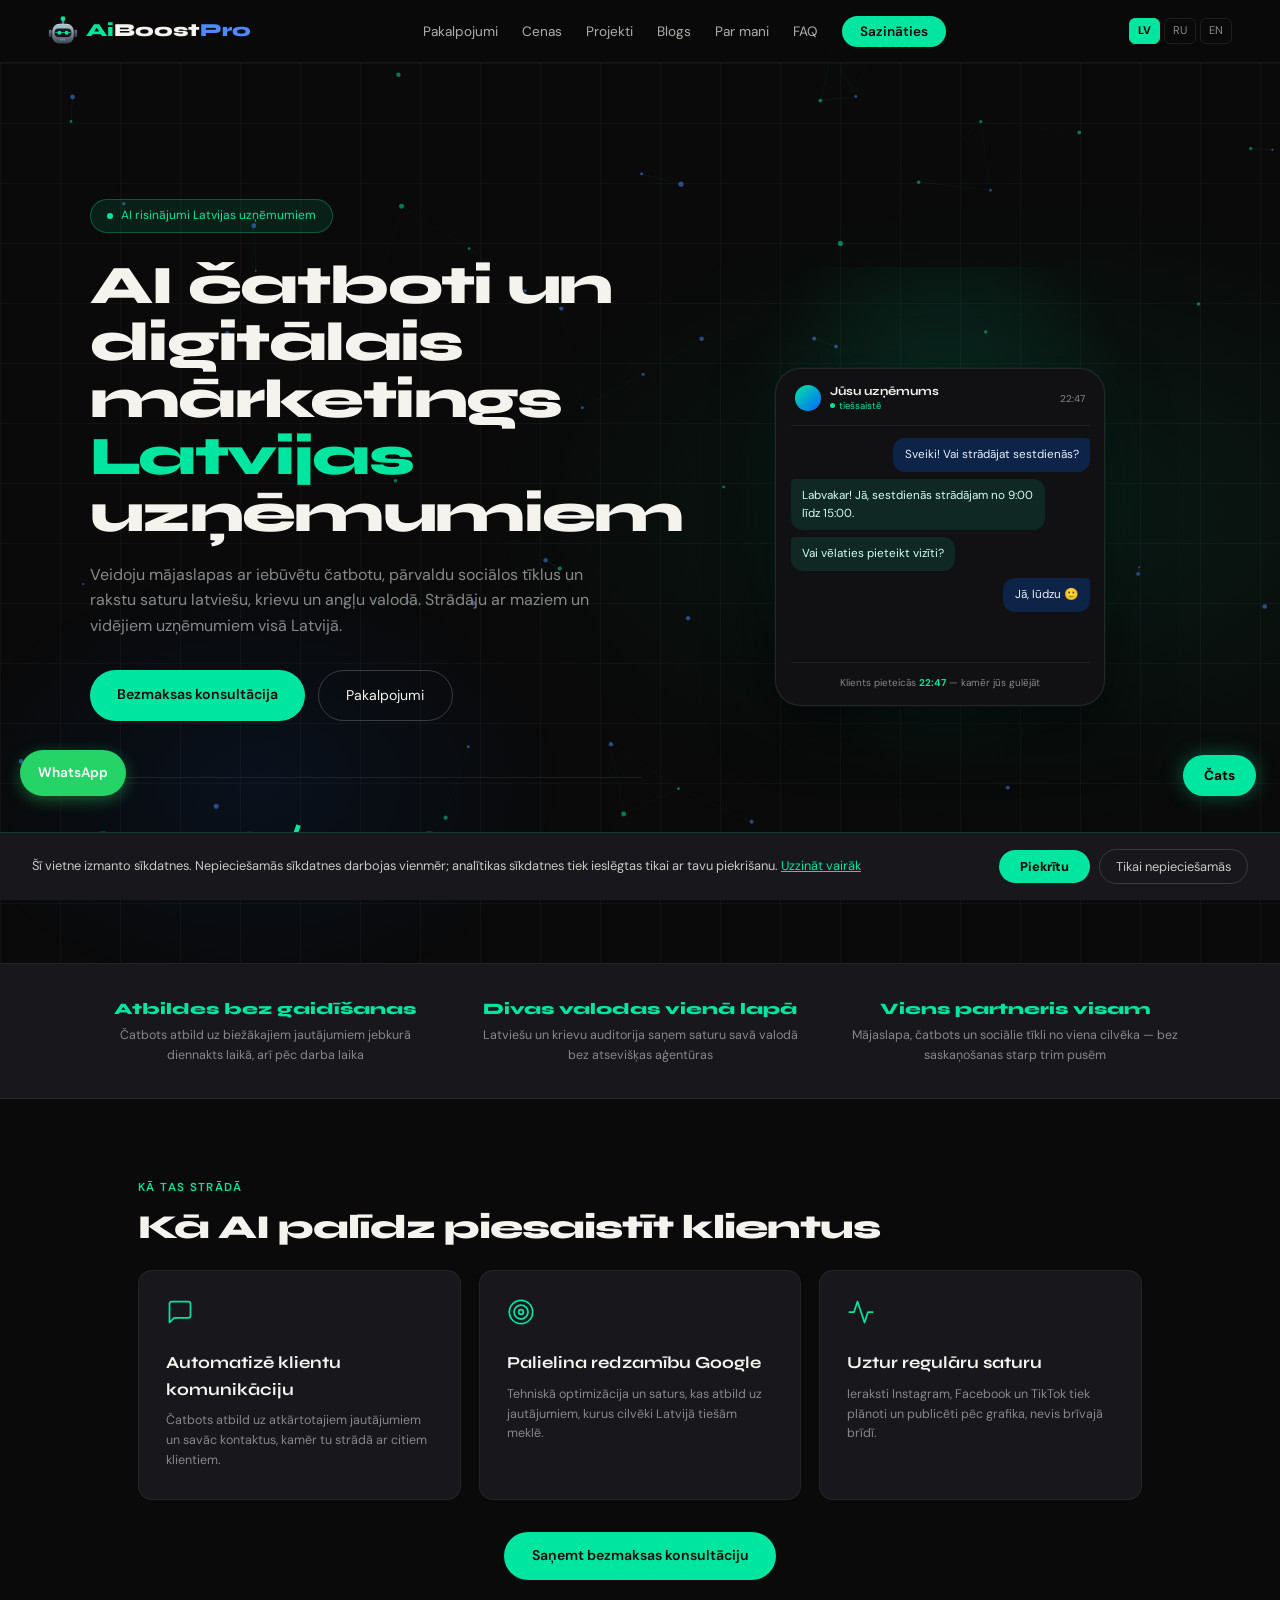
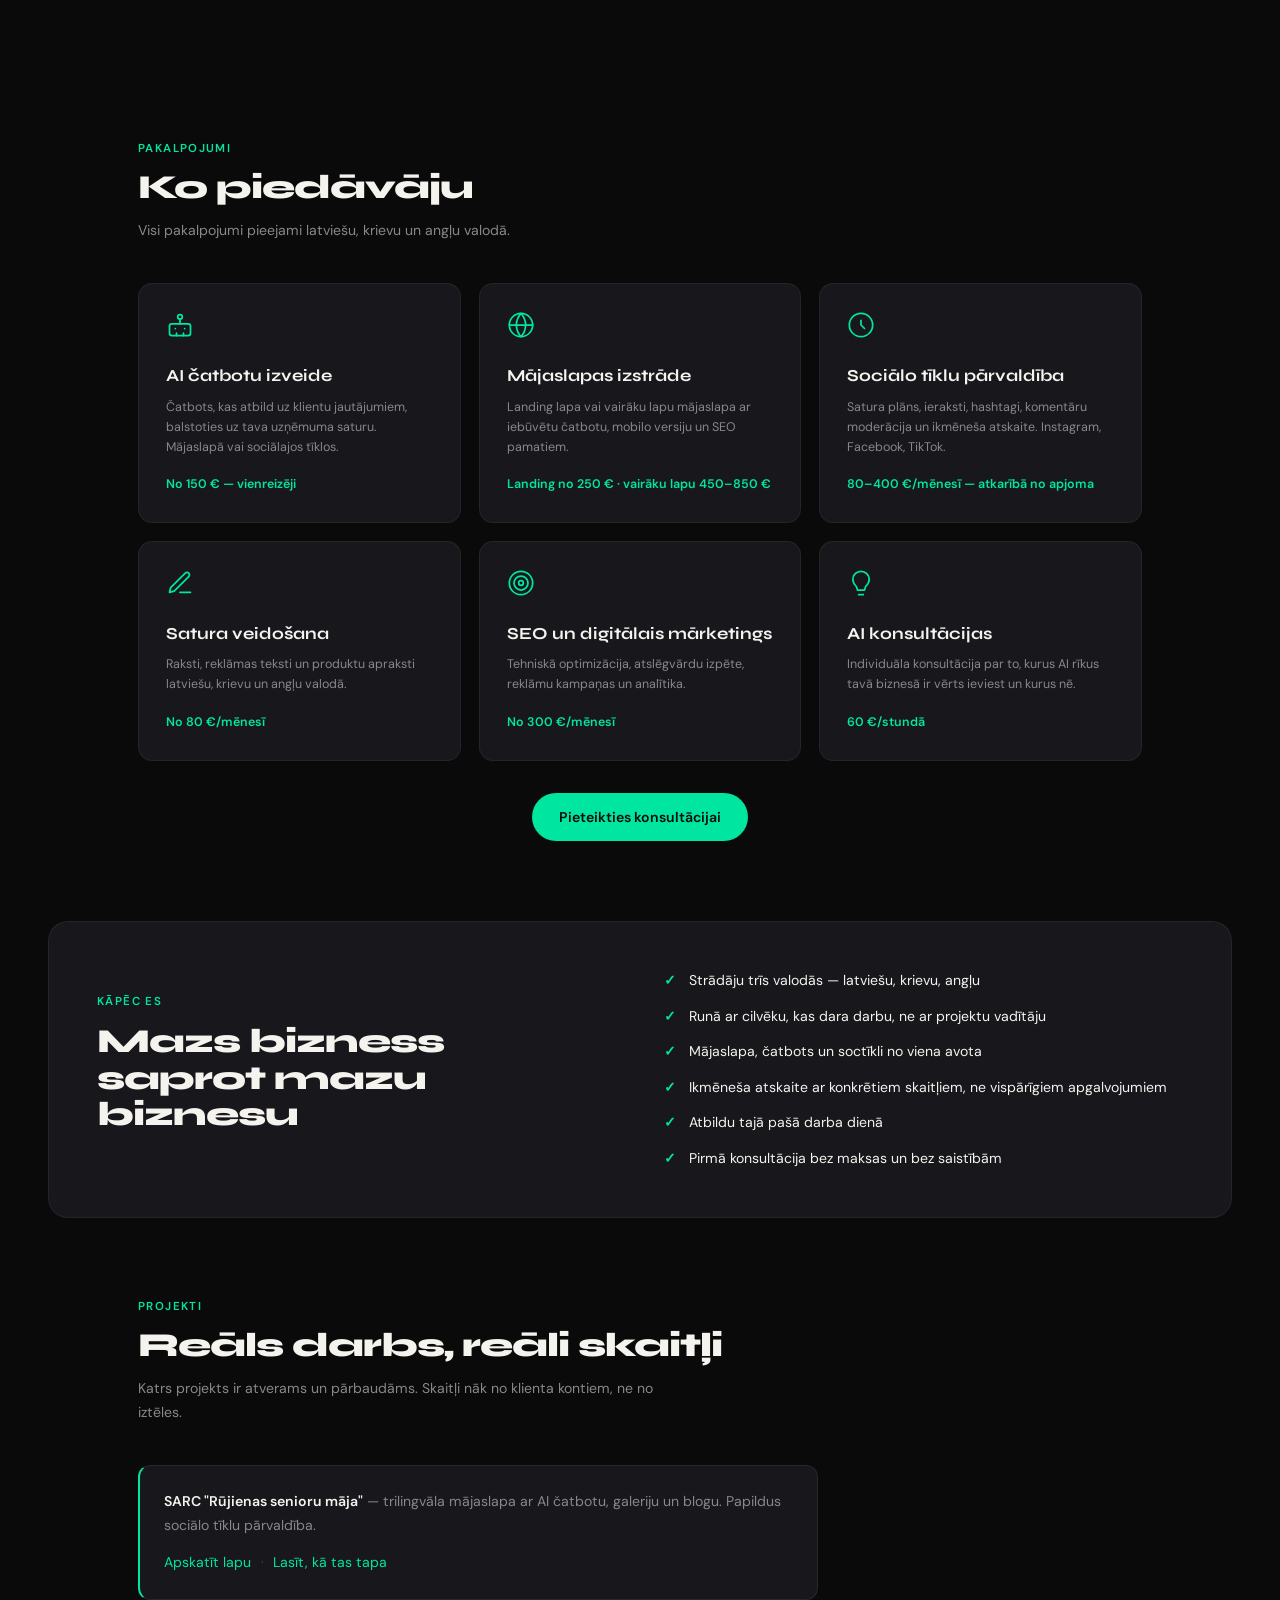
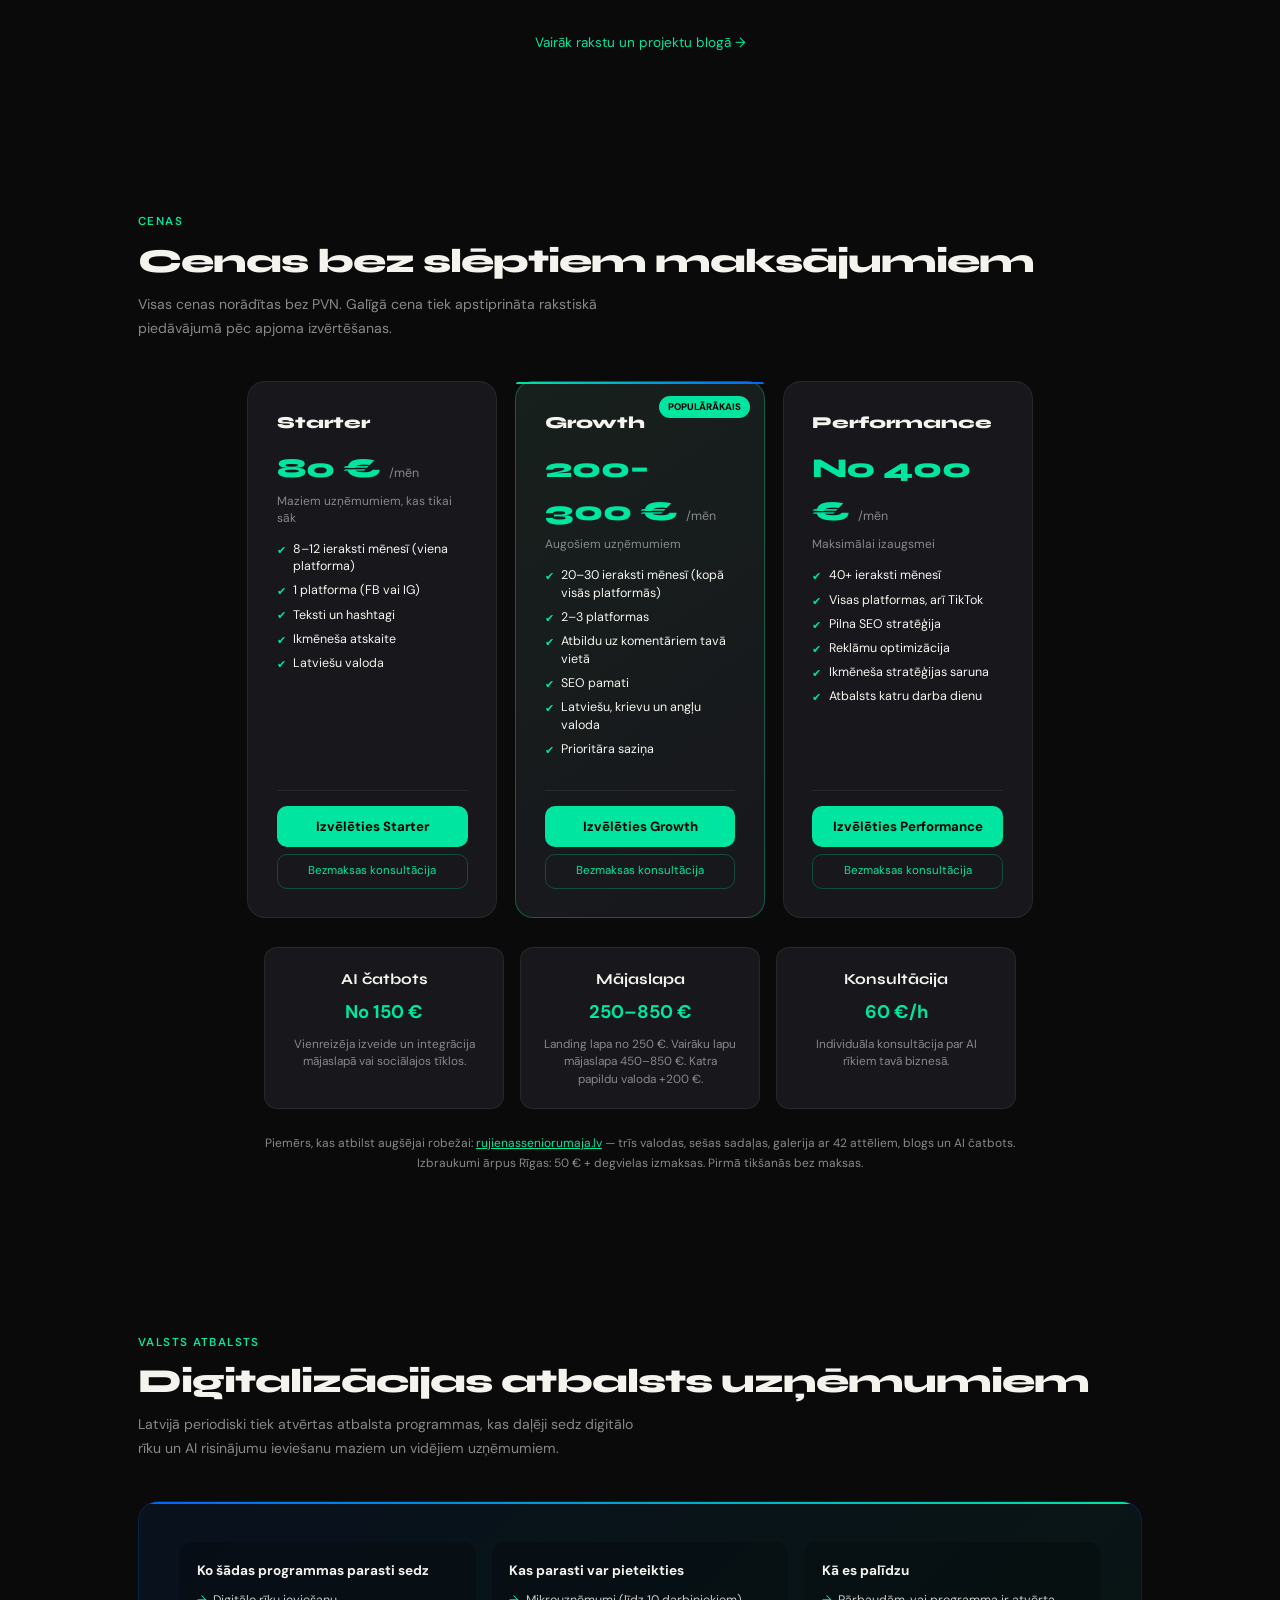
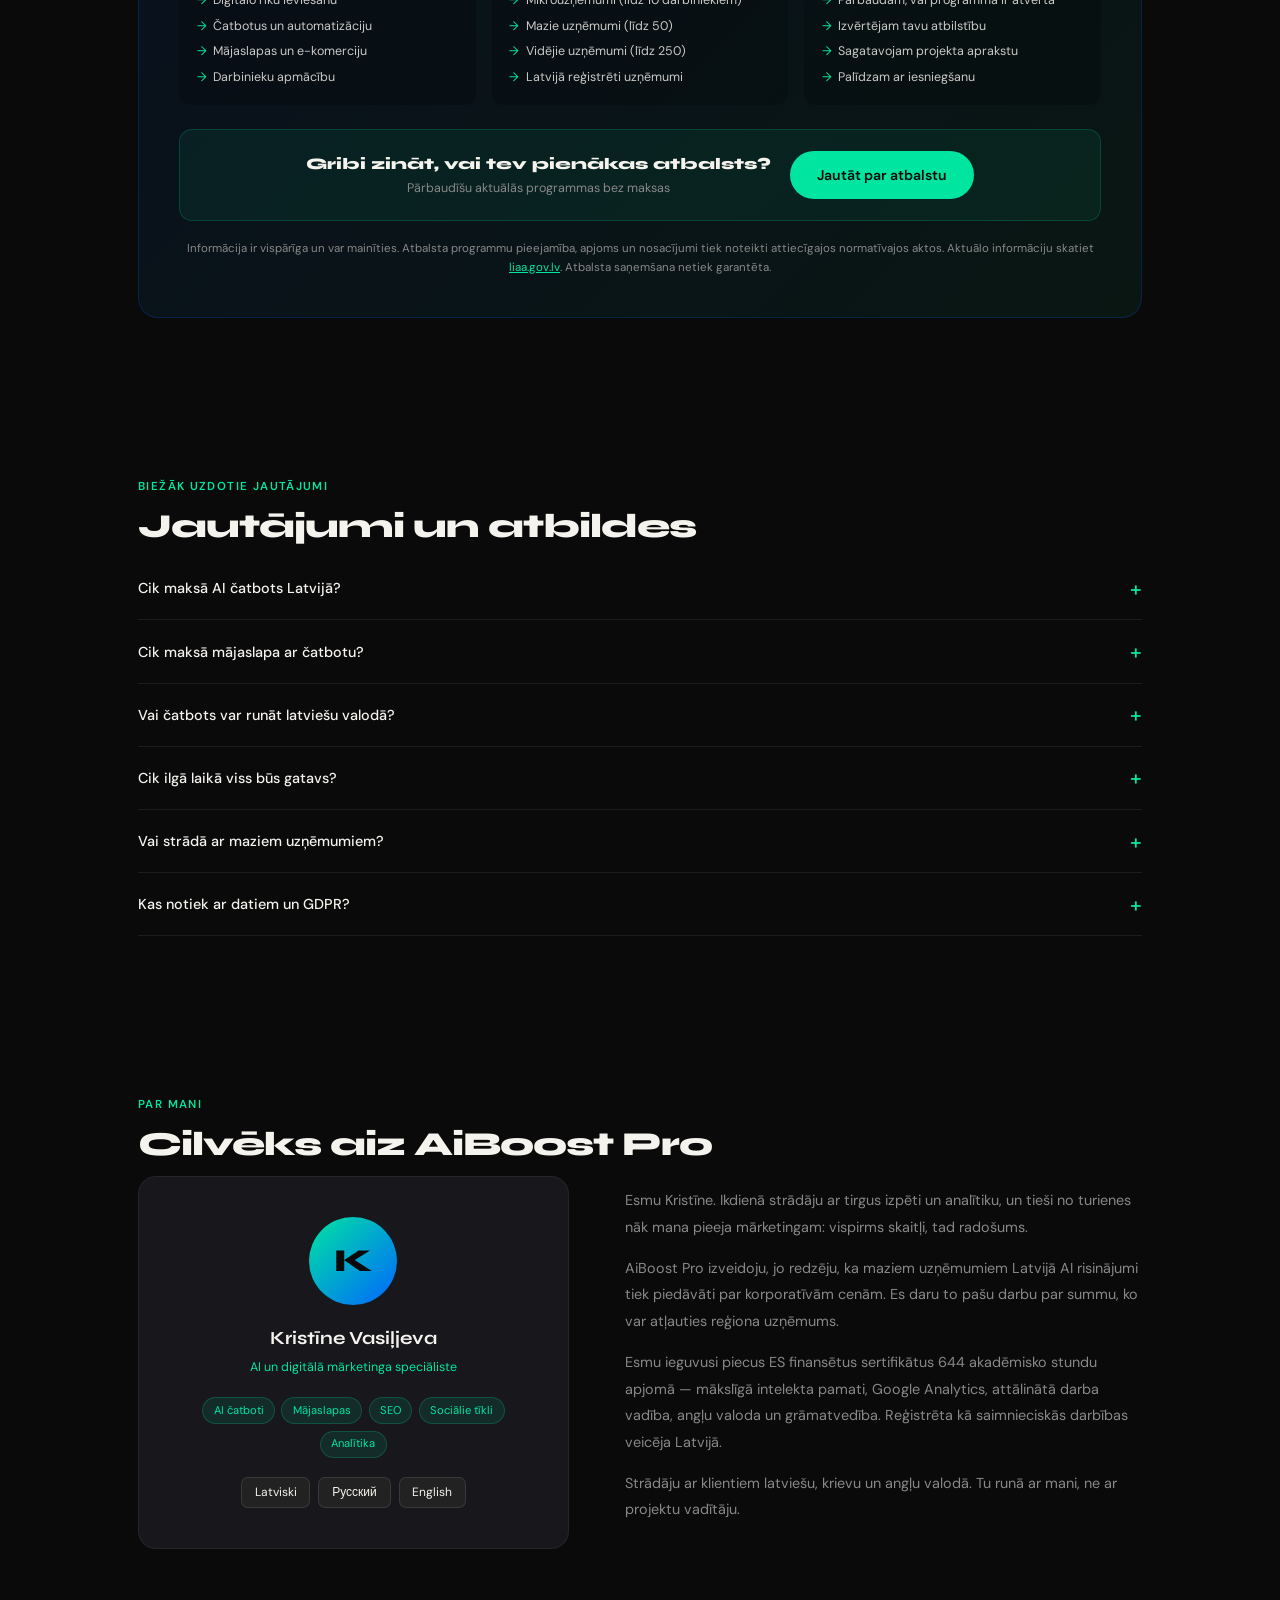
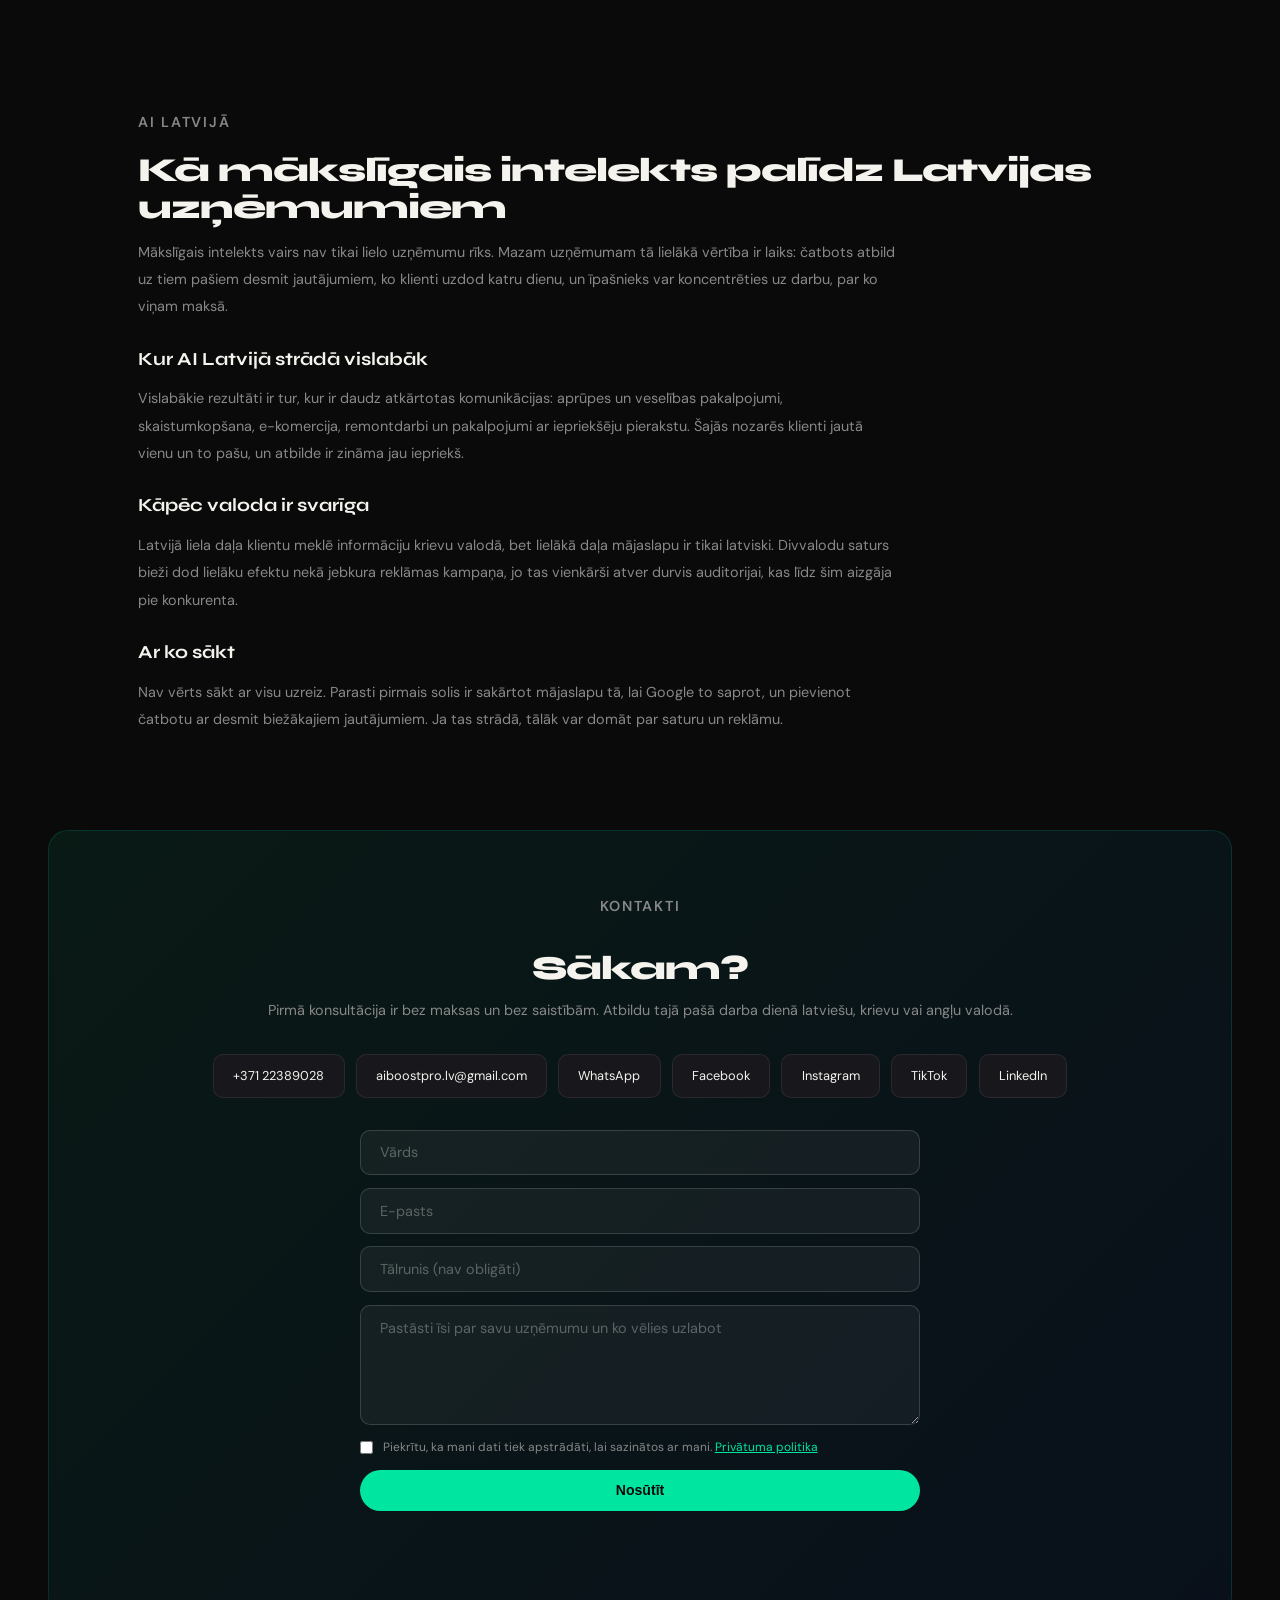
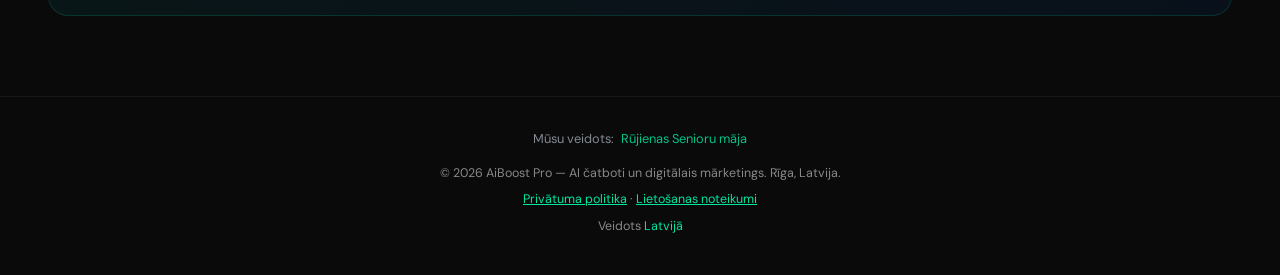
<file: index.html>
<!DOCTYPE html>
<html lang="lv">
<head>
<meta charset="UTF-8">
<meta name="viewport" content="width=device-width, initial-scale=1.0">
<meta name="google-site-verification" content="dG8pB2XT4XHh5N6QUkGv60sk6DNqHIGQ9BqFExKNHuM">

<title>AI čatboti un digitālais mārketings Latvijā | AiBoost Pro</title>
<meta name="description" content="AI čatboti latviešu, krievu un angļu valodā no 150 €. Mājaslapas, sociālie tīkli un SEO maziem uzņēmumiem Latvijā. Pirmā konsultācija bez maksas.">
<meta name="author" content="AiBoost Pro">
<meta name="robots" content="index,follow">
<link rel="canonical" href="https://aiboostpro.lv/">
<link rel="alternate" hreflang="lv" href="https://aiboostpro.lv/">
<link rel="alternate" hreflang="ru" href="https://aiboostpro.lv/ru/">
<link rel="alternate" hreflang="en" href="https://aiboostpro.lv/en/">
<link rel="alternate" hreflang="x-default" href="https://aiboostpro.lv/">
<link rel="sitemap" type="application/xml" href="/sitemap.xml">
<link rel="icon" href="/favicon.ico" sizes="any">
<link rel="apple-touch-icon" href="/logo-1.png">
<meta name="theme-color" content="#0a0a0a">

<meta name="geo.region" content="LV">
<meta name="geo.placename" content="Rīga">
<meta name="geo.position" content="56.9496;24.1052">
<meta name="ICBM" content="56.9496, 24.1052">

<meta property="og:type" content="website">
<meta property="og:site_name" content="AiBoost Pro">
<meta property="og:locale" content="lv_LV">
<meta property="og:title" content="AI čatboti un digitālais mārketings Latvijā | AiBoost Pro">
<meta property="og:description" content="AI čatboti latviešu, krievu un angļu valodā. Mājaslapas, sociālie tīkli un SEO maziem uzņēmumiem Latvijā.">
<meta property="og:url" content="https://aiboostpro.lv/">
<meta property="og:image" content="https://aiboostpro.lv/og-image.jpg">
<meta property="og:image:width" content="1200">
<meta property="og:image:height" content="630">
<meta name="twitter:card" content="summary_large_image">
<meta name="twitter:title" content="AI čatboti un digitālais mārketings Latvijā | AiBoost Pro">
<meta name="twitter:description" content="AI čatboti latviešu, krievu un angļu valodā maziem uzņēmumiem Latvijā.">
<meta name="twitter:image" content="https://aiboostpro.lv/og-image.jpg">

<script type="application/ld+json">
{
  "@context": "https://schema.org",
  "@graph": [
    {
      "@type": "ProfessionalService",
      "@id": "https://aiboostpro.lv/#organization",
      "name": "AiBoost Pro",
      "alternateName": ["AiBoost Pro Latvija", "AiBoost Pro — AI aģentūra Latvijā"],
      "disambiguatingDescription": "AiBoost Pro ir Latvijas mākslīgā intelekta un digitālā mārketinga aģentūra. Nav saistīta ar AIBOOSTPRO novērošanas kameru zīmolu.",
      "description": "AiBoost Pro ir Latvijas AI un digitālā mārketinga aģentūra. Izstrādā AI čatbotus latviešu, krievu un angļu valodā, veido mājaslapas ar iebūvētu čatbotu, pārvalda sociālos tīklus un nodrošina SEO pakalpojumus maziem un vidējiem uzņēmumiem.",
      "url": "https://aiboostpro.lv/",
      "logo": "https://aiboostpro.lv/logo-1.png",
      "image": "https://aiboostpro.lv/og-image.jpg",
      "telephone": "+37122389028",
      "email": "aiboostpro.lv@gmail.com",
      "priceRange": "€60–€900",
      "openingHours": "Mo-Fr 09:00-18:00",
      "founder": {
        "@type": "Person",
        "name": "Kristīne Vasiļjeva",
        "jobTitle": "AI un digitālā mārketinga speciāliste",
        "knowsLanguage": ["lv", "ru", "en"]
      },
      "address": {
        "@type": "PostalAddress",
        "addressLocality": "Rīga",
        "addressCountry": "LV"
      },
      "geo": {
        "@type": "GeoCoordinates",
        "latitude": "56.9496",
        "longitude": "24.1052"
      },
      "areaServed": { "@type": "Country", "name": "Latvija" },
      "availableLanguage": ["lv", "ru", "en"],
      "knowsAbout": [
        "AI čatbotu izstrāde",
        "Mājaslapu izstrāde",
        "Sociālo tīklu pārvaldība",
        "SEO optimizācija",
        "Satura veidošana latviešu un krievu valodā"
      ],
      "sameAs": [
        "https://www.facebook.com/share/1AeCYCRLKz/",
        "https://www.instagram.com/aiboostpro.lv",
        "https://www.tiktok.com/@aiboostpro.lv",
        "https://www.linkedin.com/company/aiboostpro"
      ],
      "hasOfferCatalog": {
        "@type": "OfferCatalog",
        "name": "AiBoost Pro pakalpojumi",
        "itemListElement": [
          {
            "@type": "Offer",
            "itemOffered": {
              "@type": "Service",
              "name": "AI čatbotu izveide",
              "description": "Mākslīgā intelekta čatbots mājaslapai vai sociālajiem tīkliem, kas atbild klientiem 24/7 latviešu, krievu vai angļu valodā."
            },
            "priceSpecification": {
              "@type": "PriceSpecification",
              "minPrice": "150",
              "priceCurrency": "EUR"
            }
          },
          {
            "@type": "Offer",
            "itemOffered": {
              "@type": "Service",
              "name": "Mājaslapas izstrāde ar AI čatbotu",
              "description": "Landing lapa vai vairāku lapu mājaslapa ar iebūvētu čatbotu, mobilo versiju un SEO. Iespējamas LV, RU un EN versijas."
            },
            "priceSpecification": {
              "@type": "PriceSpecification",
              "minPrice": "250",
              "maxPrice": "850",
              "priceCurrency": "EUR"
            }
          },
          {
            "@type": "Offer",
            "itemOffered": {
              "@type": "Service",
              "name": "Sociālo tīklu pārvaldība",
              "description": "Satura plānošana, veidošana un publicēšana Instagram, Facebook un TikTok, komentāru moderācija un ikmēneša atskaite."
            },
            "priceSpecification": {
              "@type": "PriceSpecification",
              "minPrice": "80",
              "maxPrice": "300",
              "priceCurrency": "EUR",
              "unitText": "MONTH"
            }
          },
          {
            "@type": "Offer",
            "itemOffered": {
              "@type": "Service",
              "name": "SEO un digitālais mārketings",
              "description": "Meklētājprogrammu optimizācija, atslēgvārdu izpēte, reklāmu kampaņas un analītika."
            },
            "priceSpecification": {
              "@type": "PriceSpecification",
              "minPrice": "300",
              "priceCurrency": "EUR",
              "unitText": "MONTH"
            }
          },
          {
            "@type": "Offer",
            "itemOffered": {
              "@type": "Service",
              "name": "AI satura veidošana",
              "description": "Raksti, reklāmas teksti un produktu apraksti latviešu, krievu un angļu valodā."
            },
            "priceSpecification": {
              "@type": "PriceSpecification",
              "minPrice": "80",
              "priceCurrency": "EUR",
              "unitText": "MONTH"
            }
          }
        ]
      }
    },
    {
      "@type": "WebSite",
      "@id": "https://aiboostpro.lv/#website",
      "url": "https://aiboostpro.lv/",
      "name": "AiBoost Pro",
      "inLanguage": "lv-LV",
      "publisher": { "@id": "https://aiboostpro.lv/#organization" }
    },
    {
      "@type": "FAQPage",
      "@id": "https://aiboostpro.lv/#faq",
      "mainEntity": [
        {
          "@type": "Question",
          "name": "Cik maksā AI čatbots Latvijā?",
          "acceptedAnswer": {
            "@type": "Answer",
            "text": "AI čatbota izveide sākas no 150 EUR vienreizēji. Cena ir atkarīga no valodu skaita, integrācijām un scenāriju sarežģītības. Pirmā konsultācija ir bez maksas."
          }
        },
        {
          "@type": "Question",
          "name": "Cik maksā mājaslapa ar čatbotu?",
          "acceptedAnswer": {
            "@type": "Answer",
            "text": "Vienas lapas landing lapa ar čatbotu sākas no 250 EUR. Vairāku lapu mājaslapa ar galeriju, blogu un kontaktformu maksā 450–850 EUR. Katra papildu valoda ir +200 EUR."
          }
        },
        {
          "@type": "Question",
          "name": "Vai AI čatbots var runāt latviešu valodā?",
          "acceptedAnswer": {
            "@type": "Answer",
            "text": "Jā. Čatboti brīvi saprot un atbild latviešu, krievu un angļu valodā. Tie tiek apmācīti uz uzņēmuma mājaslapas satura un dokumentiem, tāpēc atbildes ir precīzas un uzņēmumam specifiskas."
          }
        },
        {
          "@type": "Question",
          "name": "Cik ilgā laikā tiek izveidota mājaslapa ar čatbotu?",
          "acceptedAnswer": {
            "@type": "Answer",
            "text": "Landing lapa ar čatbotu parasti ir gatava 3–7 darba dienās. Vairāku lapu mājaslapa ar vairākām valodām aizņem 2–4 nedēļas atkarībā no satura apjoma."
          }
        },
        {
          "@type": "Question",
          "name": "Vai strādājat ar maziem uzņēmumiem?",
          "acceptedAnswer": {
            "@type": "Answer",
            "text": "Jā, mazie un vidējie uzņēmumi ir galvenā mērķauditorija. Sociālo tīklu paketes sākas no 80 EUR mēnesī."
          }
        },
        {
          "@type": "Question",
          "name": "Kas ir AiBoost Pro?",
          "acceptedAnswer": {
            "@type": "Answer",
            "text": "AiBoost Pro ir Latvijas mākslīgā intelekta un digitālā mārketinga aģentūra, kuras mājaslapa ir aiboostpro.lv. Uzņēmums izstrādā AI čatbotus, mājaslapas, pārvalda sociālos tīklus un nodrošina SEO pakalpojumus latviešu, krievu un angļu valodā."
          }
        }
      ]
    }
  ]
}
</script>

<link rel="preconnect" href="https://fonts.googleapis.com">
<link rel="preconnect" href="https://fonts.gstatic.com" crossorigin>
<link rel="preload" as="style" href="https://fonts.googleapis.com/css2?family=Syne:wght@700;800&family=DM+Sans:wght@300;400;500&display=swap">
<link rel="stylesheet" href="https://fonts.googleapis.com/css2?family=Syne:wght@700;800&family=DM+Sans:wght@300;400;500&display=swap" media="print" onload="this.media='all'">
<noscript><link rel="stylesheet" href="https://fonts.googleapis.com/css2?family=Syne:wght@700;800&family=DM+Sans:wght@300;400;500&display=swap"></noscript>

<style>
*,*::before,*::after{margin:0;padding:0;box-sizing:border-box;}
:root{--black:#0a0a0a;--white:#f5f3ee;--accent:#00e5a0;--accent2:#0066ff;--gray:#17171c;--gray2:#222;--muted:#888;}
html{scroll-behavior:smooth;}
body{background:var(--black);color:var(--white);font-family:"DM Sans",sans-serif;line-height:1.6;overflow-x:hidden;}
a{color:var(--accent);}
img{max-width:100%;height:auto;}

.skip-link{position:absolute;top:-100px;left:0;background:var(--accent);color:#000;padding:8px 16px;font-weight:700;z-index:99999;transition:top 0.2s;}
.skip-link:focus{top:0;}
:focus-visible{outline:2px solid var(--accent);outline-offset:3px;}

nav{position:fixed;top:0;left:0;right:0;z-index:200;display:flex;justify-content:space-between;align-items:center;padding:1rem 3rem;background:rgba(10,10,10,0.96);backdrop-filter:blur(12px);border-bottom:1px solid rgba(255,255,255,0.06);}
.logo{font-family:"Syne",sans-serif;font-weight:800;font-size:1.15rem;color:var(--white);text-decoration:none;display:flex;align-items:center;gap:0.5rem;}
.logo .ai{color:var(--accent);}
.logo .pro{color:#4d8aff;}
.logo-bot{width:30px;height:30px;flex-shrink:0;animation:botFloat 4s ease-in-out infinite;}
@keyframes botFloat{0%,100%{transform:translateY(0);}50%{transform:translateY(-2.5px);}}
.bot-orb{animation:orbPulse 2.2s ease-in-out infinite;transform-origin:center;}
@keyframes orbPulse{0%,100%{opacity:1;}50%{opacity:0.35;}}
.bot-eye{animation:botBlink 5s infinite;transform-origin:center;}
@keyframes botBlink{0%,92%,100%{transform:scaleY(1);}95%{transform:scaleY(0.12);}}
.bot-scan{animation:botScan 3.5s ease-in-out infinite;}
@keyframes botScan{0%,100%{opacity:0;}45%{opacity:0.55;}55%{opacity:0.55;}}
.nav-links{display:flex;gap:1.5rem;list-style:none;align-items:center;}
.nav-links a{color:var(--white);text-decoration:none;font-size:0.85rem;opacity:0.7;transition:opacity 0.2s;}
.nav-links a:hover{opacity:1;}
.nav-cta{background:var(--accent)!important;color:var(--black)!important;opacity:1!important;padding:0.45rem 1.1rem;border-radius:100px;font-weight:600!important;}
.lang-switch{display:flex;gap:0.25rem;margin-left:0.7rem;}
.lang-switch a{font-size:0.7rem;padding:0.22rem 0.5rem;border-radius:6px;border:1px solid rgba(255,255,255,0.15);color:var(--white);text-decoration:none;opacity:0.55;transition:all 0.2s;}
.lang-switch a:hover{opacity:1;}
.lang-switch a.active{background:var(--accent);color:#000;border-color:var(--accent);opacity:1;font-weight:700;}
.nav-right{display:flex;align-items:center;}
.hamburger{display:none;flex-direction:column;gap:5px;cursor:pointer;background:none;border:none;padding:5px;z-index:201;}
.hamburger span{display:block;width:22px;height:2px;background:var(--white);border-radius:2px;transition:all 0.3s ease;}
.hamburger.active span:nth-child(1){transform:rotate(45deg) translate(5px,5px);}
.hamburger.active span:nth-child(2){opacity:0;}
.hamburger.active span:nth-child(3){transform:rotate(-45deg) translate(5px,-5px);}
.mobile-menu{display:none;position:fixed;top:61px;left:0;right:0;background:rgba(10,10,10,0.98);z-index:199;border-bottom:1px solid rgba(255,255,255,0.08);padding:0.5rem 0;}
.mobile-menu.open{display:block;}
.mobile-menu a{display:block;color:var(--white);text-decoration:none;padding:0.9rem 2rem;font-size:1rem;border-bottom:1px solid rgba(255,255,255,0.05);}
.mobile-menu a:last-child{color:var(--accent);font-weight:600;border:none;}

.hero{min-height:100vh;display:flex;align-items:center;padding:7rem 3rem 4rem;position:relative;overflow:hidden;}
#particles-bg{position:fixed;inset:0;width:100%;height:100%;z-index:0;pointer-events:none;opacity:0.55;}
body>nav,body>main,body>footer{position:relative;z-index:1;}
#wa-btn,#chat-btn,#chat-window,.back-to-top,#cookie-banner{position:fixed!important;}
body>nav{z-index:200;}
.hero,.section-wrap,.why-section,.contact-section,.strip{position:relative;}
.hero-bg{position:absolute;inset:0;background:radial-gradient(ellipse 60% 50% at 80% 50%,rgba(0,229,160,0.08),transparent 70%),radial-gradient(ellipse 40% 40% at 20% 80%,rgba(0,102,255,0.08),transparent 60%);pointer-events:none;}
.hero-grid{position:absolute;inset:0;background-image:linear-gradient(rgba(255,255,255,0.03) 1px,transparent 1px),linear-gradient(90deg,rgba(255,255,255,0.03) 1px,transparent 1px);background-size:60px 60px;pointer-events:none;}
.hero-content{position:relative;max-width:1100px;margin:0 auto;width:100%;display:grid;grid-template-columns:1.05fr 0.95fr;gap:3rem;align-items:center;}
.hero-left{min-width:0;}

/* --- Animēts čata demo --- */
.hero-demo{position:relative;justify-self:center;width:100%;max-width:330px;animation:fadeUp 0.7s 0.35s ease both;}
.demo-phone{background:#111114;border:1px solid rgba(255,255,255,0.09);border-radius:26px;padding:0.9rem;box-shadow:0 20px 60px rgba(0,0,0,0.55),0 0 0 1px rgba(0,229,160,0.06);}
.demo-glow{position:absolute;inset:-30% -20%;background:radial-gradient(ellipse at 50% 40%,rgba(0,229,160,0.16),transparent 65%);pointer-events:none;z-index:-1;}
.demo-bar{display:flex;align-items:center;gap:0.55rem;padding:0 0.3rem 0.75rem;border-bottom:1px solid rgba(255,255,255,0.06);margin-bottom:0.75rem;}
.demo-dot{width:26px;height:26px;border-radius:50%;background:linear-gradient(135deg,var(--accent),var(--accent2));flex-shrink:0;}
.demo-name{font-family:"Syne",sans-serif;font-size:0.76rem;font-weight:700;line-height:1.2;}
.demo-live{font-size:0.6rem;color:var(--accent);display:flex;align-items:center;gap:0.25rem;}
.demo-live::before{content:"";width:5px;height:5px;border-radius:50%;background:var(--accent);animation:pulse 2s infinite;}
.demo-time{margin-left:auto;font-size:0.62rem;color:var(--muted);}
.demo-feed{display:flex;flex-direction:column;gap:0.45rem;min-height:212px;}
.demo-msg{font-size:0.73rem;line-height:1.5;padding:0.5rem 0.7rem;max-width:85%;opacity:0;transform:translateY(8px);animation:msgIn 0.45s ease forwards;}
.demo-msg.u{align-self:flex-end;background:rgba(0,102,255,0.22);border-radius:12px 4px 12px 12px;color:#e8f0ff;}
.demo-msg.b{align-self:flex-start;background:rgba(0,229,160,0.11);border-radius:4px 12px 12px 12px;color:#d3fff0;}
.demo-msg:nth-child(1){animation-delay:1.0s;}
.demo-msg:nth-child(2){animation-delay:2.4s;}
.demo-msg:nth-child(3){animation-delay:4.6s;}
.demo-msg:nth-child(4){animation-delay:6.0s;}
@keyframes msgIn{to{opacity:1;transform:translateY(0);}}
.demo-typing{align-self:flex-start;display:flex;gap:3px;padding:0.6rem 0.75rem;background:rgba(0,229,160,0.11);border-radius:4px 12px 12px 12px;opacity:0;animation:typeShow 2.2s 2.4s ease forwards;}
@keyframes typeShow{0%{opacity:0;}12%{opacity:1;}88%{opacity:1;}100%{opacity:0;height:0;padding:0;margin-top:-0.45rem;}}
.demo-typing i{width:5px;height:5px;border-radius:50%;background:var(--accent);display:block;animation:bounce 1.2s infinite;}
.demo-typing i:nth-child(2){animation-delay:0.15s;}
.demo-typing i:nth-child(3){animation-delay:0.3s;}
@keyframes bounce{0%,60%,100%{transform:translateY(0);opacity:0.4;}30%{transform:translateY(-4px);opacity:1;}}
.demo-foot{margin-top:0.75rem;padding-top:0.7rem;border-top:1px solid rgba(255,255,255,0.06);font-size:0.62rem;color:var(--muted);text-align:center;opacity:0;animation:msgIn 0.5s 7.2s ease forwards;}
.demo-foot b{color:var(--accent);font-weight:700;}
.hero-tag{display:inline-flex;align-items:center;gap:0.5rem;background:rgba(0,229,160,0.1);border:1px solid rgba(0,229,160,0.3);color:var(--accent);font-size:0.75rem;padding:0.4rem 1rem;border-radius:100px;margin-bottom:1.5rem;}
.hero-tag::before{content:"";width:6px;height:6px;background:var(--accent);border-radius:50%;animation:pulse 2s infinite;}
@keyframes pulse{0%,100%{opacity:1;}50%{opacity:0.3;}}
@keyframes fadeUp{from{opacity:0;transform:translateY(20px);}to{opacity:1;transform:translateY(0);}}
.hero h1{font-family:"Syne",sans-serif;font-size:clamp(1.9rem,4.6vw,3.4rem);font-weight:800;line-height:1.05;letter-spacing:-0.03em;margin-bottom:1.2rem;animation:fadeUp 0.7s ease both;}
.hero h1 em{font-style:normal;color:var(--accent);}
.hero-sub{font-size:1rem;color:var(--muted);max-width:520px;margin-bottom:2rem;animation:fadeUp 0.7s 0.1s ease both;}
.hero-actions{display:flex;gap:0.8rem;flex-wrap:wrap;animation:fadeUp 0.7s 0.2s ease both;}
.btn-primary{background:var(--accent);color:var(--black);padding:0.8rem 1.7rem;border-radius:100px;font-weight:600;font-size:0.88rem;text-decoration:none;transition:transform 0.2s,box-shadow 0.2s;display:inline-block;}
.btn-primary:hover{transform:translateY(-2px);box-shadow:0 0 25px rgba(0,229,160,0.35);}
.btn-secondary{border:1px solid rgba(255,255,255,0.2);color:var(--white);padding:0.8rem 1.7rem;border-radius:100px;font-size:0.88rem;text-decoration:none;display:inline-block;transition:border-color 0.2s;}
.btn-secondary:hover{border-color:rgba(255,255,255,0.5);}
.hero-stats{display:flex;gap:2.5rem;margin-top:3.5rem;padding-top:2.5rem;border-top:1px solid rgba(255,255,255,0.08);animation:fadeUp 0.7s 0.3s ease both;flex-wrap:wrap;}
.stat-num{font-family:"Syne",sans-serif;font-size:1.5rem;font-weight:800;color:var(--accent);}
.stat-label{font-size:0.75rem;color:var(--muted);}

.strip{background:var(--gray);border-top:1px solid rgba(255,255,255,0.05);border-bottom:1px solid rgba(255,255,255,0.05);padding:1.5rem 3rem;}
.strip-inner{max-width:1100px;margin:0 auto;display:flex;flex-wrap:wrap;gap:1.5rem;justify-content:center;text-align:center;}
.strip-item{flex:1;min-width:200px;padding:0.5rem;}
.strip-item h2{font-family:"Syne",sans-serif;font-size:1rem;font-weight:800;color:var(--accent);margin-bottom:0.3rem;}
.strip-item p{font-size:0.78rem;color:var(--muted);}

.section-wrap{padding:5rem 3rem;max-width:1100px;margin:0 auto;}
.section-tag{font-size:0.72rem;font-weight:600;color:var(--accent);letter-spacing:0.12em;text-transform:uppercase;margin-bottom:0.7rem;}
.section-wrap h2,.why-section h2,.contact-section h2{font-family:"Syne",sans-serif;font-size:clamp(1.5rem,3vw,2.1rem);font-weight:800;letter-spacing:-0.03em;line-height:1.1;margin-bottom:0.8rem;}
.section-desc{color:var(--muted);font-size:0.88rem;max-width:520px;margin-bottom:2.5rem;line-height:1.7;}
.prose p{color:var(--muted);font-size:0.9rem;line-height:1.9;margin-bottom:1rem;max-width:760px;}
.prose h3{font-family:"Syne",sans-serif;font-size:1.15rem;font-weight:700;margin:1.5rem 0 0.7rem;}

.services-grid{display:grid;grid-template-columns:repeat(auto-fit,minmax(250px,1fr));gap:1.1rem;}
.service-card{background:var(--gray);border:1px solid rgba(255,255,255,0.06);border-radius:14px;padding:1.7rem;transition:transform 0.3s,border-color 0.3s;position:relative;overflow:hidden;}
.service-card::before{content:"";position:absolute;top:0;left:0;right:0;height:2px;background:linear-gradient(90deg,var(--accent),var(--accent2));opacity:0;transition:opacity 0.3s;}
.service-card:hover{transform:translateY(-4px);border-color:rgba(0,229,160,0.2);}
.service-card:hover::before{opacity:1;}
.service-icon{margin-bottom:1rem;display:block;color:var(--accent);}
.service-card h3{font-family:"Syne",sans-serif;font-size:1.05rem;font-weight:700;margin-bottom:0.5rem;}
.service-card p{color:var(--muted);font-size:0.78rem;line-height:1.6;}
.service-price{margin-top:1.1rem;font-size:0.78rem;color:var(--accent);font-weight:600;}

.why-section{background:var(--gray);border-radius:20px;padding:3rem;margin:0 3rem;display:grid;grid-template-columns:1fr 1fr;gap:3rem;align-items:center;border:1px solid rgba(255,255,255,0.06);}
.why-list{list-style:none;display:flex;flex-direction:column;gap:0.9rem;}
.why-list li{display:flex;gap:0.8rem;font-size:0.88rem;line-height:1.5;}
.why-list li::before{content:"✓";color:var(--accent);font-weight:700;flex-shrink:0;}

.case-grid{display:grid;grid-template-columns:repeat(auto-fit,minmax(280px,1fr));gap:1rem;margin-top:1.5rem;}
.case-card{background:var(--gray);border:1px solid rgba(0,229,160,0.15);border-radius:16px;padding:1.5rem;position:relative;overflow:hidden;}
.case-card::before{content:"";position:absolute;top:0;left:0;right:0;height:2px;background:linear-gradient(90deg,var(--accent),var(--accent2));}
.case-label{font-size:0.7rem;color:var(--accent);font-weight:600;letter-spacing:0.1em;text-transform:uppercase;margin-bottom:0.7rem;}
.case-num{font-family:"Syne",sans-serif;font-size:clamp(1.3rem,4vw,1.6rem);font-weight:800;color:var(--accent);line-height:1.15;}
.case-title{font-weight:600;margin:0.3rem 0 0.5rem;font-size:0.92rem;}
.case-card p{font-size:0.78rem;color:var(--muted);line-height:1.6;}
.case-quiet{background:var(--gray);border:1px solid rgba(255,255,255,0.07);border-left:2px solid var(--accent);border-radius:12px;padding:1.5rem;max-width:680px;}
.case-quiet p{color:var(--muted);font-size:0.88rem;line-height:1.7;margin-bottom:0.8rem;}
.case-quiet strong{color:var(--white);font-weight:600;}
.case-quiet-links{display:flex;gap:0.6rem;align-items:center;font-size:0.82rem;margin-bottom:0!important;}
.case-quiet-links a{color:var(--accent);text-decoration:none;}
.case-quiet-links a:hover{text-decoration:underline;}
.case-quiet-links span{color:rgba(255,255,255,0.2);}


.pricing-grid{display:flex;flex-wrap:wrap;justify-content:center;gap:1.1rem;margin-top:1.5rem;}
.pc{background:var(--gray);border:1px solid rgba(255,255,255,0.07);border-radius:18px;padding:1.8rem;width:250px;position:relative;transition:transform 0.3s,border-color 0.3s;display:flex;flex-direction:column;}
.pc::before{content:"";position:absolute;top:0;left:0;right:0;height:2px;background:linear-gradient(90deg,var(--accent),var(--accent2));opacity:0;transition:opacity 0.3s;border-radius:18px 18px 0 0;}
.pc:hover{transform:translateY(-5px);border-color:rgba(0,229,160,0.22);}
.pc:hover::before,.pc.pop::before{opacity:1;}
.pc.pop{border-color:rgba(0,229,160,0.32);background:linear-gradient(145deg,#17201c,#17171c);}
.pop-badge{position:absolute;top:0.9rem;right:0.9rem;background:var(--accent);color:#000;font-size:0.6rem;font-weight:800;padding:0.2rem 0.55rem;border-radius:100px;text-transform:uppercase;}
.pc-name{font-family:"Syne",sans-serif;font-size:1.05rem;font-weight:800;margin-bottom:0.2rem;}
.pc-price{font-family:"Syne",sans-serif;font-size:1.7rem;font-weight:800;color:var(--accent);margin:0.4rem 0 0.15rem;}
.pc-price span{font-size:0.78rem;color:var(--muted);font-family:"DM Sans",sans-serif;font-weight:400;}
.pc-desc{color:var(--muted);font-size:0.75rem;margin-bottom:0.9rem;line-height:1.4;}
.pc-features{list-style:none;display:flex;flex-direction:column;gap:0.42rem;margin-bottom:auto;padding-bottom:1.1rem;font-size:0.78rem;}
.pc-features li{display:flex;gap:0.45rem;line-height:1.4;}
.pc-features li::before{content:"✔";color:var(--accent);font-size:0.68rem;flex-shrink:0;margin-top:0.12rem;}
.pc-divider{border:none;border-top:1px solid rgba(255,255,255,0.07);margin:0.9rem 0;}
.pc-btn{width:100%;padding:0.75rem;border-radius:10px;border:none;font-family:"DM Sans",sans-serif;font-size:0.83rem;font-weight:700;cursor:pointer;transition:all 0.2s;margin-bottom:0.45rem;background:var(--accent);color:#000;}
.pc-btn:hover{box-shadow:0 0 20px rgba(0,229,160,0.38);}
.pc-consult{width:100%;padding:0.45rem;border-radius:10px;border:1px solid rgba(0,229,160,0.25);background:transparent;color:var(--accent);font-size:0.72rem;cursor:pointer;font-family:"DM Sans",sans-serif;text-decoration:none;display:block;text-align:center;}
.pc-consult:hover{background:rgba(0,229,160,0.07);}
.extras-grid{display:flex;flex-wrap:wrap;gap:1rem;justify-content:center;margin-top:1.8rem;}
.extra-card{background:var(--gray);border:1px solid rgba(255,255,255,0.07);border-radius:13px;padding:1.2rem 1.4rem;width:240px;text-align:center;}
.extra-card h3{font-family:"Syne",sans-serif;font-size:0.95rem;font-weight:700;margin-bottom:0.25rem;}
.extra-card .ep{color:var(--accent);font-weight:700;font-size:1.15rem;margin:0.4rem 0 0.5rem;}
.extra-card p{color:var(--muted);font-size:0.74rem;line-height:1.5;}
.price-note{text-align:center;color:var(--muted);font-size:0.75rem;margin-top:1.5rem;line-height:1.7;}

.liaa-box{background:linear-gradient(135deg,rgba(0,102,255,0.08),rgba(0,229,160,0.06));border:1px solid rgba(0,102,255,0.2);border-radius:20px;padding:2.5rem;position:relative;overflow:hidden;}
.liaa-box::before{content:"";position:absolute;top:0;left:0;right:0;height:2px;background:linear-gradient(90deg,#0066ff,#00e5a0);}
.liaa-grid{display:grid;grid-template-columns:repeat(auto-fit,minmax(200px,1fr));gap:1rem;margin-bottom:1.5rem;}
.liaa-card{background:rgba(0,0,0,0.22);border-radius:12px;padding:1.1rem;}
.liaa-card h3{font-weight:700;font-size:0.85rem;margin-bottom:0.6rem;}
.liaa-card ul{list-style:none;display:flex;flex-direction:column;gap:0.35rem;}
.liaa-card li{font-size:0.78rem;color:rgba(245,243,238,0.82);display:flex;gap:0.4rem;}
.liaa-card li::before{content:"→";color:var(--accent);flex-shrink:0;}
.liaa-cta{background:rgba(0,229,160,0.07);border:1px solid rgba(0,229,160,0.18);border-radius:13px;padding:1.3rem;text-align:center;display:flex;flex-wrap:wrap;align-items:center;justify-content:center;gap:1.2rem;}
.liaa-cta-title{font-family:"Syne",sans-serif;font-weight:800;font-size:1rem;margin-bottom:0.15rem;}
.liaa-cta-sub{color:var(--muted);font-size:0.78rem;}
.disclaimer{font-size:0.72rem;color:var(--muted);text-align:center;margin-top:1.2rem;line-height:1.6;}

.faq-item{border-bottom:1px solid rgba(255,255,255,0.08);}
.faq-question{display:flex;justify-content:space-between;align-items:center;padding:1.1rem 0;cursor:pointer;font-size:0.9rem;font-weight:500;transition:color 0.2s;user-select:none;width:100%;background:none;border:none;color:var(--white);text-align:left;font-family:"DM Sans",sans-serif;}
.faq-question:hover{color:var(--accent);}
.faq-icon{color:var(--accent);font-size:1.3rem;transition:transform 0.3s;flex-shrink:0;margin-left:1rem;}
.faq-item.open .faq-icon{transform:rotate(45deg);}
.faq-answer{max-height:0;overflow:hidden;transition:max-height 0.4s ease;color:var(--muted);font-size:0.88rem;line-height:1.7;}
.faq-item.open .faq-answer{max-height:400px;padding-bottom:1.1rem;}

.about-grid{display:grid;grid-template-columns:1fr 1.2fr;gap:3.5rem;align-items:center;}
.about-visual{background:var(--gray);border-radius:18px;padding:2.5rem;border:1px solid rgba(255,255,255,0.06);text-align:center;}
.avatar-circle{width:88px;height:88px;background:linear-gradient(135deg,var(--accent),var(--accent2));border-radius:50%;margin:0 auto 1.2rem;display:flex;align-items:center;justify-content:center;font-family:"Syne",sans-serif;font-size:2rem;font-weight:800;color:var(--black);}
.about-name{font-family:"Syne",sans-serif;font-size:1.15rem;font-weight:700;margin-bottom:0.3rem;}
.about-role{color:var(--accent);font-size:0.78rem;margin-bottom:1.2rem;}
.skills-tags{display:flex;flex-wrap:wrap;gap:0.4rem;justify-content:center;}
.skill-tag{background:rgba(0,229,160,0.1);border:1px solid rgba(0,229,160,0.2);color:var(--accent);font-size:0.7rem;padding:0.22rem 0.65rem;border-radius:100px;}
.lang-badges{display:flex;gap:0.5rem;margin-top:1.2rem;flex-wrap:wrap;justify-content:center;}
.lang-badge{background:var(--gray2);border:1px solid rgba(255,255,255,0.1);padding:0.3rem 0.8rem;border-radius:7px;font-size:0.75rem;}
.about-text p{color:var(--muted);line-height:1.85;margin-bottom:0.9rem;font-size:0.9rem;}

.contact-section{background:linear-gradient(135deg,rgba(0,229,160,0.07),rgba(0,102,255,0.07));border:1px solid rgba(0,229,160,0.15);border-radius:20px;padding:4rem 3rem;margin:0 3rem 5rem;text-align:center;}
.contact-section > p{color:var(--muted);font-size:0.9rem;margin-bottom:2rem;}
.contact-links{display:flex;gap:0.7rem;justify-content:center;flex-wrap:wrap;}
.contact-item{display:flex;align-items:center;gap:0.45rem;background:var(--gray);border:1px solid rgba(255,255,255,0.08);padding:0.65rem 1.2rem;border-radius:10px;font-size:0.8rem;color:var(--white);text-decoration:none;transition:border-color 0.2s,transform 0.2s;}
.contact-item:hover{border-color:var(--accent);transform:translateY(-2px);}
.contact-form{max-width:560px;margin:2rem auto 0;display:flex;flex-direction:column;gap:0.8rem;text-align:left;}
.contact-form input,.contact-form textarea{padding:0.8rem 1.2rem;border-radius:10px;border:1px solid rgba(255,255,255,0.15);background:rgba(255,255,255,0.05);color:#fff;font-size:0.9rem;font-family:"DM Sans",sans-serif;outline:none;transition:border-color 0.2s;width:100%;}
.contact-form input:focus,.contact-form textarea:focus{border-color:var(--accent);}
.contact-form textarea{min-height:120px;resize:vertical;}
.contact-form input::placeholder,.contact-form textarea::placeholder{color:rgba(255,255,255,0.3);}
.form-consent{display:flex;gap:0.6rem;align-items:flex-start;font-size:0.75rem;color:var(--muted);}
.form-consent input{width:auto;flex-shrink:0;margin-top:0.2rem;}
.form-status{font-size:0.82rem;margin-top:0.5rem;min-height:1.2rem;}

footer{text-align:center;padding:2rem 3rem;color:var(--muted);font-size:0.78rem;border-top:1px solid rgba(255,255,255,0.06);}
footer p{margin-bottom:0.4rem;}
footer span{color:var(--accent);}
.foot-portfolio{display:flex;align-items:center;justify-content:center;gap:0.4rem;font-size:0.8rem;color:#9aa2ad;opacity:0.85;margin-bottom:0.9rem;}
.foot-portfolio a{color:var(--accent);text-decoration:none;}
.foot-portfolio a:hover{text-decoration:underline;}

.fade-up{opacity:0;transform:translateY(25px);transition:opacity 0.6s ease,transform 0.6s ease;}
.fade-up.visible{opacity:1;transform:translateY(0);}

#wa-btn{position:fixed;bottom:20px;left:20px;width:auto;max-width:max-content;background:#25D366;color:#fff;padding:12px 18px;border-radius:30px;font-weight:600;text-decoration:none;z-index:9990;font-size:0.85rem;display:inline-flex;align-items:center;gap:0.5rem;box-shadow:0 4px 15px rgba(37,211,102,0.4);transition:transform 0.2s;white-space:nowrap;}
#wa-btn:hover{transform:translateY(-3px);}
.back-to-top{position:fixed;bottom:86px;right:28px;background:rgba(255,255,255,0.1);color:#fff;border:1px solid rgba(255,255,255,0.2);width:40px;height:40px;border-radius:50%;font-size:1.1rem;cursor:pointer;opacity:0;transition:opacity 0.3s,transform 0.2s;pointer-events:none;z-index:998;}
.back-to-top.visible{opacity:1;pointer-events:auto;}
.back-to-top:hover{transform:translateY(-3px);background:var(--accent);color:#000;border-color:var(--accent);}

#chat-btn{position:fixed;bottom:24px;right:24px;width:auto;max-width:max-content;background:var(--accent);color:#000;padding:0.75rem 1.3rem;border-radius:50px;cursor:pointer;z-index:9991;font-weight:700;font-size:0.85rem;box-shadow:0 0 20px rgba(0,229,160,0.35);display:inline-flex;align-items:center;gap:0.5rem;border:none;font-family:"DM Sans",sans-serif;transition:transform 0.2s;white-space:nowrap;}
#chat-btn:hover{transform:translateY(-3px);}
#chat-window{position:fixed;bottom:86px;right:24px;width:340px;max-width:calc(100vw - 24px);height:480px;max-height:calc(100vh - 180px);background:#141414;border-radius:20px;display:none;flex-direction:column;overflow:hidden;box-shadow:0 8px 40px rgba(0,0,0,0.6);z-index:9992;border:1px solid rgba(0,229,160,0.2);}
#chat-window.open{display:flex;}
#chat-header{background:linear-gradient(90deg,#00c87a,#00e5a0);color:#000;padding:0.9rem 1rem;display:flex;justify-content:space-between;align-items:center;font-family:"Syne",sans-serif;font-weight:700;font-size:0.9rem;}
.chat-status{font-size:0.68rem;font-weight:400;opacity:0.8;}
#chat-close{cursor:pointer;font-size:1.3rem;background:none;border:none;color:#000;opacity:0.7;line-height:1;}
#chat-lang{display:flex;gap:0.4rem;padding:0.5rem 0.8rem;background:rgba(255,255,255,0.03);border-bottom:1px solid rgba(255,255,255,0.07);}
.lang-btn{flex:1;padding:0.28rem;border-radius:7px;border:1px solid rgba(255,255,255,0.12);background:transparent;color:var(--white);font-size:0.72rem;cursor:pointer;transition:all 0.2s;font-family:"DM Sans",sans-serif;}
.lang-btn.active{background:var(--accent);color:#000;border-color:var(--accent);font-weight:700;}
#chat-msgs{flex:1;padding:0.8rem;overflow-y:auto;display:flex;flex-direction:column;gap:8px;}
#chat-msgs::-webkit-scrollbar{width:3px;}
#chat-msgs::-webkit-scrollbar-thumb{background:rgba(255,255,255,0.1);border-radius:2px;}
.msg{padding:9px 13px;border-radius:14px;max-width:88%;font-size:0.82rem;line-height:1.55;white-space:pre-wrap;}
.msg.bot{background:rgba(0,229,160,0.1);color:#d4fff4;align-self:flex-start;border-radius:4px 14px 14px 14px;}
.msg.user{background:rgba(0,102,255,0.2);color:#fff;align-self:flex-end;border-radius:14px 4px 14px 14px;}
#chat-quick{display:flex;flex-wrap:wrap;gap:4px;padding:0.4rem 0.8rem;border-top:1px solid rgba(255,255,255,0.07);}
.quick-btn{padding:0.28rem 0.6rem;border-radius:9px;background:rgba(0,229,160,0.1);border:1px solid rgba(0,229,160,0.22);color:var(--accent);font-size:0.7rem;cursor:pointer;transition:background 0.2s;font-family:"DM Sans",sans-serif;}
.quick-btn:hover{background:rgba(0,229,160,0.22);}
#chat-input-area{display:flex;border-top:1px solid rgba(255,255,255,0.08);}
#chat-input{flex:1;padding:0.7rem 1rem;border:none;background:transparent;color:#fff;outline:none;font-size:0.85rem;font-family:"DM Sans",sans-serif;}
#chat-input::placeholder{color:rgba(255,255,255,0.3);}
#chat-send{background:var(--accent);border:none;color:#000;padding:0 1rem;cursor:pointer;font-weight:700;font-size:1rem;}

#cookie-banner{position:fixed;bottom:0;left:0;right:0;background:#17171c;border-top:1px solid rgba(0,229,160,0.2);padding:1rem 2rem;display:none;flex-wrap:wrap;align-items:center;justify-content:space-between;gap:1rem;z-index:99999;font-size:0.8rem;color:#c9c9c4;}
#cookie-banner.show{display:flex;}
body.banner-open #wa-btn,body.banner-open #chat-btn{bottom:104px;}
body.banner-open .back-to-top{bottom:166px;}
#cookie-accept{background:var(--accent);color:#000;border:none;padding:0.5rem 1.3rem;border-radius:100px;font-weight:700;cursor:pointer;font-size:0.8rem;font-family:"DM Sans",sans-serif;}
#cookie-decline{background:transparent;color:#c9c9c4;border:1px solid rgba(255,255,255,0.15);padding:0.5rem 1rem;border-radius:100px;cursor:pointer;font-size:0.8rem;font-family:"DM Sans",sans-serif;margin-left:0.4rem;}

@media(max-width:768px){
nav{padding:0.85rem 1.2rem;}
.nav-links{display:none;}
.hamburger{display:flex;}
.hero{padding:5.5rem 1.2rem 3rem;}
.hero-content{grid-template-columns:1fr;gap:2.5rem;}
.hero-demo{max-width:300px;}
.hero-stats{margin-top:0;padding-top:2rem;gap:1.5rem;}
.strip{padding:1.5rem 1.2rem;}
.section-wrap{padding:3.5rem 1.2rem;}
.why-section,.contact-section{margin-left:1.2rem;margin-right:1.2rem;padding-left:1.5rem;padding-right:1.5rem;}
.why-section{grid-template-columns:1fr;padding:2rem 1.5rem;gap:2rem;}
.about-grid{grid-template-columns:1fr;gap:2rem;}
.contact-section{margin-bottom:4rem;padding:2.5rem 1.5rem;}
.liaa-box{padding:1.5rem;}
footer{padding:1.5rem 1.2rem;}
#chat-window{right:8px;left:8px;width:auto;bottom:80px;}
#chat-btn{right:14px;bottom:16px;}
#wa-btn{left:14px;bottom:16px;}
.back-to-top{bottom:78px;right:16px;}
}

@media(prefers-reduced-motion:reduce){
*{animation:none!important;transition:none!important;}
html{scroll-behavior:auto;}
.fade-up{opacity:1;transform:none;}
.demo-msg,.demo-foot{opacity:1;transform:none;}
.demo-typing{display:none;}
.logo-bot,.bot-orb,.bot-eye,.bot-scan{animation:none!important;}
#particles-bg{display:none;}
}
</style>
</head>
<body>
<canvas id="particles-bg" aria-hidden="true"></canvas>
<a href="#main-content" class="skip-link">Pāriet uz saturu</a>

<nav>
<a href="#main-content" class="logo" aria-label="AiBoost Pro">
<svg class="logo-bot" viewBox="0 0 100 100" fill="none" xmlns="http://www.w3.org/2000/svg" aria-hidden="true">
<defs>
<linearGradient id="botHead" x1="0" y1="0" x2="0" y2="1">
<stop offset="0" stop-color="#c4cedc"/><stop offset="1" stop-color="#3a4250"/>
</linearGradient>
<linearGradient id="botEar" x1="0" y1="0" x2="0" y2="1">
<stop offset="0" stop-color="#6c788a"/><stop offset="1" stop-color="#343c48"/>
</linearGradient>
<linearGradient id="botVisor" x1="0" y1="0" x2="0" y2="1">
<stop offset="0" stop-color="#1a2028"/><stop offset="1" stop-color="#0a0d12"/>
</linearGradient>
</defs>
<rect x="46" y="8" width="8" height="22" rx="3" fill="#6c788a"/>
<circle class="bot-orb" cx="50" cy="9" r="8" fill="#00e5a0"/>
<rect x="3" y="46" width="9" height="24" rx="4" fill="url(#botEar)"/>
<rect x="88" y="46" width="9" height="24" rx="4" fill="url(#botEar)"/>
<rect x="14" y="26" width="72" height="66" rx="24" fill="url(#botHead)"/>
<path d="M26 34 Q50 27 74 34" stroke="#00e5a0" stroke-opacity="0.5" stroke-width="2.5" stroke-linecap="round"/>
<rect x="22" y="42" width="56" height="28" rx="13" fill="url(#botVisor)"/>
<rect class="bot-scan" x="24" y="53" width="52" height="2.5" rx="1" fill="#00e5a0"/>
<circle class="bot-eye" cx="38" cy="56" r="6.5" fill="#00e5a0"/>
<circle class="bot-eye" cx="62" cy="56" r="6.5" fill="#00e5a0"/>
<rect x="41" y="76" width="3.5" height="6" rx="1.5" fill="#8892a2"/>
<rect x="47" y="76" width="3.5" height="6" rx="1.5" fill="#8892a2"/>
<rect x="53" y="76" width="3.5" height="6" rx="1.5" fill="#8892a2"/>
</svg>
<span><span class="ai">Ai</span>Boost<span class="pro">Pro</span></span>
</a>
<ul class="nav-links">
<li><a href="#pakalpojumi">Pakalpojumi</a></li>
<li><a href="#cenas">Cenas</a></li>
<li><a href="#projekti">Projekti</a></li>
<li><a href="/blog/">Blogs</a></li>
<li><a href="#par-mani">Par mani</a></li>
<li><a href="#faq">FAQ</a></li>
<li><a href="#kontakti" class="nav-cta">Sazināties</a></li>
</ul>
<div class="nav-right">
<div class="lang-switch">
<a href="/" class="active" hreflang="lv">LV</a>
<a href="/ru/" hreflang="ru">RU</a>
<a href="/en/" hreflang="en">EN</a>
</div>
<button class="hamburger" id="hamburger" aria-label="Atvērt izvēlni" aria-expanded="false"><span></span><span></span><span></span></button>
</div>
</nav>

<div class="mobile-menu" id="mobileMenu">
<a href="#pakalpojumi">Pakalpojumi</a>
<a href="#cenas">Cenas</a>
<a href="#projekti">Projekti</a>
<a href="/blog/">Blogs</a>
<a href="#par-mani">Par mani</a>
<a href="#faq">FAQ</a>
<a href="#kontakti">Bezmaksas konsultācija</a>
</div>

<main id="main-content">

<section class="hero">
<div class="hero-bg"></div>
<div class="hero-grid"></div>
<div class="hero-content">
<div class="hero-left">
<p class="hero-tag">AI risinājumi Latvijas uzņēmumiem</p>
<h1>AI čatboti un<br>digitālais mārketings<br><em>Latvijas</em> uzņēmumiem</h1>
<p class="hero-sub">Veidoju mājaslapas ar iebūvētu čatbotu, pārvaldu sociālos tīklus un rakstu saturu latviešu, krievu un angļu valodā. Strādāju ar maziem un vidējiem uzņēmumiem visā Latvijā.</p>
<div class="hero-actions">
<a href="#kontakti" class="btn-primary">Bezmaksas konsultācija</a>
<a href="#pakalpojumi" class="btn-secondary">Pakalpojumi</a>
</div>
<div class="hero-stats">
<div><div class="stat-num">3</div><div class="stat-label">Valodas LV · RU · EN</div></div>
<div><div class="stat-num">24/7</div><div class="stat-label">Čatbots atbild klientiem</div></div>
<div><div class="stat-num">3–7</div><div class="stat-label">Dienas līdz landing lapai</div></div>
</div>
</div>

<div class="hero-demo" aria-hidden="true">
<div class="demo-glow"></div>
<div class="demo-phone">
<div class="demo-bar">
<div class="demo-dot"></div>
<div>
<div class="demo-name">Jūsu uzņēmums</div>
<div class="demo-live">tiešsaistē</div>
</div>
<div class="demo-time">22:47</div>
</div>
<div class="demo-feed">
<div class="demo-msg u">Sveiki! Vai strādājat sestdienās?</div>
<div class="demo-typing"><i></i><i></i><i></i></div>
<div class="demo-msg b">Labvakar! Jā, sestdienās strādājam no 9:00 līdz 15:00.</div>
<div class="demo-msg b">Vai vēlaties pieteikt vizīti?</div>
<div class="demo-msg u">Jā, lūdzu 🙂</div>
</div>
<div class="demo-foot">Klients pieteicās <b>22:47</b> — kamēr jūs gulējāt</div>
</div>
</div>

</div>
</section>

<section class="strip">
<div class="strip-inner">
<div class="strip-item">
<h2>Atbildes bez gaidīšanas</h2>
<p>Čatbots atbild uz biežākajiem jautājumiem jebkurā diennakts laikā, arī pēc darba laika</p>
</div>
<div class="strip-item">
<h2>Divas valodas vienā lapā</h2>
<p>Latviešu un krievu auditorija saņem saturu savā valodā bez atsevišķas aģentūras</p>
</div>
<div class="strip-item">
<h2>Viens partneris visam</h2>
<p>Mājaslapa, čatbots un sociālie tīkli no viena cilvēka — bez saskaņošanas starp trim pusēm</p>
</div>
</div>
</section>

<section class="section-wrap fade-up">
<p class="section-tag">Kā tas strādā</p>
<h2>Kā AI palīdz piesaistīt klientus</h2>
<div class="services-grid" style="margin-top:1.5rem;">
<div class="service-card">
<span class="service-icon"><svg width="28" height="28" viewBox="0 0 24 24" fill="none" stroke="currentColor" stroke-width="1.5" stroke-linecap="round" stroke-linejoin="round" aria-hidden="true"><path d="M21 15a2 2 0 0 1-2 2H7l-4 4V5a2 2 0 0 1 2-2h14a2 2 0 0 1 2 2z"/></svg></span>
<h3>Automatizē klientu komunikāciju</h3>
<p>Čatbots atbild uz atkārtotajiem jautājumiem un savāc kontaktus, kamēr tu strādā ar citiem klientiem.</p>
</div>
<div class="service-card">
<span class="service-icon"><svg width="28" height="28" viewBox="0 0 24 24" fill="none" stroke="currentColor" stroke-width="1.5" stroke-linecap="round" stroke-linejoin="round" aria-hidden="true"><circle cx="12" cy="12" r="10"/><circle cx="12" cy="12" r="6"/><circle cx="12" cy="12" r="2"/></svg></span>
<h3>Palielina redzamību Google</h3>
<p>Tehniskā optimizācija un saturs, kas atbild uz jautājumiem, kurus cilvēki Latvijā tiešām meklē.</p>
</div>
<div class="service-card">
<span class="service-icon"><svg width="28" height="28" viewBox="0 0 24 24" fill="none" stroke="currentColor" stroke-width="1.5" stroke-linecap="round" stroke-linejoin="round" aria-hidden="true"><path d="M22 12h-4l-3 9L9 3l-3 9H2"/></svg></span>
<h3>Uztur regulāru saturu</h3>
<p>Ieraksti Instagram, Facebook un TikTok tiek plānoti un publicēti pēc grafika, nevis brīvajā brīdī.</p>
</div>
</div>
<p style="text-align:center;margin-top:2rem;">
<a class="btn-primary" href="https://wa.me/37122389028?text=Sveiki!%20V%C4%93los%20bezmaksas%20konsult%C4%81ciju." target="_blank" rel="noopener">Saņemt bezmaksas konsultāciju</a>
</p>
</section>

<section class="section-wrap" id="pakalpojumi">
<p class="section-tag">Pakalpojumi</p>
<h2>Ko piedāvāju</h2>
<p class="section-desc">Visi pakalpojumi pieejami latviešu, krievu un angļu valodā.</p>
<div class="services-grid fade-up">

<div class="service-card">
<span class="service-icon"><svg width="28" height="28" viewBox="0 0 24 24" fill="none" stroke="currentColor" stroke-width="1.5" stroke-linecap="round" stroke-linejoin="round" aria-hidden="true"><rect x="3" y="11" width="18" height="10" rx="2"/><circle cx="12" cy="5" r="2"/><path d="M12 7v4M8 15h.01M16 15h.01M9 19v2M15 19v2"/></svg></span>
<h3>AI čatbotu izveide</h3>
<p>Čatbots, kas atbild uz klientu jautājumiem, balstoties uz tava uzņēmuma saturu. Mājaslapā vai sociālajos tīklos.</p>
<div class="service-price">No 150 € — vienreizēji</div>
</div>

<div class="service-card">
<span class="service-icon"><svg width="28" height="28" viewBox="0 0 24 24" fill="none" stroke="currentColor" stroke-width="1.5" stroke-linecap="round" stroke-linejoin="round" aria-hidden="true"><circle cx="12" cy="12" r="10"/><path d="M2 12h20M12 2a15.3 15.3 0 0 1 4 10 15.3 15.3 0 0 1-4 10 15.3 15.3 0 0 1-4-10 15.3 15.3 0 0 1 4-10z"/></svg></span>
<h3>Mājaslapas izstrāde</h3>
<p>Landing lapa vai vairāku lapu mājaslapa ar iebūvētu čatbotu, mobilo versiju un SEO pamatiem.</p>
<div class="service-price">Landing no 250 € · vairāku lapu 450–850 €</div>
</div>

<div class="service-card">
<span class="service-icon"><svg width="28" height="28" viewBox="0 0 24 24" fill="none" stroke="currentColor" stroke-width="1.5" stroke-linecap="round" stroke-linejoin="round" aria-hidden="true"><path d="M12 8v4l3 3"/><circle cx="12" cy="12" r="10"/></svg></span>
<h3>Sociālo tīklu pārvaldība</h3>
<p>Satura plāns, ieraksti, hashtagi, komentāru moderācija un ikmēneša atskaite. Instagram, Facebook, TikTok.</p>
<div class="service-price">80–400 €/mēnesī — atkarībā no apjoma</div>
</div>

<div class="service-card">
<span class="service-icon"><svg width="28" height="28" viewBox="0 0 24 24" fill="none" stroke="currentColor" stroke-width="1.5" stroke-linecap="round" stroke-linejoin="round" aria-hidden="true"><path d="M12 20h9"/><path d="M16.5 3.5a2.121 2.121 0 0 1 3 3L7 19l-4 1 1-4L16.5 3.5z"/></svg></span>
<h3>Satura veidošana</h3>
<p>Raksti, reklāmas teksti un produktu apraksti latviešu, krievu un angļu valodā.</p>
<div class="service-price">No 80 €/mēnesī</div>
</div>

<div class="service-card">
<span class="service-icon"><svg width="28" height="28" viewBox="0 0 24 24" fill="none" stroke="currentColor" stroke-width="1.5" stroke-linecap="round" stroke-linejoin="round" aria-hidden="true"><circle cx="12" cy="12" r="10"/><circle cx="12" cy="12" r="6"/><circle cx="12" cy="12" r="2"/></svg></span>
<h3>SEO un digitālais mārketings</h3>
<p>Tehniskā optimizācija, atslēgvārdu izpēte, reklāmu kampaņas un analītika.</p>
<div class="service-price">No 300 €/mēnesī</div>
</div>

<div class="service-card">
<span class="service-icon"><svg width="28" height="28" viewBox="0 0 24 24" fill="none" stroke="currentColor" stroke-width="1.5" stroke-linecap="round" stroke-linejoin="round" aria-hidden="true"><path d="M9 18h6M10 22h4M12 2a7 7 0 0 1 7 7c0 2.5-1.5 4.5-3 6l-1 3H9l-1-3C6.5 13.5 5 11.5 5 9a7 7 0 0 1 7-7z"/></svg></span>
<h3>AI konsultācijas</h3>
<p>Individuāla konsultācija par to, kurus AI rīkus tavā biznesā ir vērts ieviest un kurus nē.</p>
<div class="service-price">60 €/stundā</div>
</div>

</div>
<p style="text-align:center;margin-top:2rem;">
<a href="https://wa.me/37122389028?text=Sveiki!%20V%C4%93los%20uzzin%C4%81t%20par%20pakalpojumiem." target="_blank" rel="noopener" class="btn-primary">Pieteikties konsultācijai</a>
</p>
</section>

<section class="why-section fade-up">
<div>
<p class="section-tag">Kāpēc es</p>
<h2>Mazs bizness saprot mazu biznesu</h2>
</div>
<ul class="why-list">
<li>Strādāju trīs valodās — latviešu, krievu, angļu</li>
<li>Runā ar cilvēku, kas dara darbu, ne ar projektu vadītāju</li>
<li>Mājaslapa, čatbots un soctīkli no viena avota</li>
<li>Ikmēneša atskaite ar konkrētiem skaitļiem, ne vispārīgiem apgalvojumiem</li>
<li>Atbildu tajā pašā darba dienā</li>
<li>Pirmā konsultācija bez maksas un bez saistībām</li>
</ul>
</section>

<!-- ============================================================
     PROJEKTI
     Šeit drīkst būt tikai reāli, pārbaudāmi rezultāti.
     Kad būs jauns klients — pievieno vēl vienu .case-card bloku.
     ============================================================ -->
<section class="section-wrap" id="projekti">
<p class="section-tag">Projekti</p>
<h2>Reāls darbs, reāli skaitļi</h2>
<p class="section-desc">Katrs projekts ir atverams un pārbaudāms. Skaitļi nāk no klienta kontiem, ne no iztēles.</p>

<div class="case-quiet fade-up">
<p><strong>SARC "Rūjienas senioru māja"</strong> — trilingvāla mājaslapa ar AI čatbotu, galeriju un blogu. Papildus sociālo tīklu pārvaldība.</p>
<p class="case-quiet-links">
<a href="https://rujienasseniorumaja.lv" target="_blank" rel="noopener">Apskatīt lapu</a>
<span>·</span>
<a href="/blog/rujienas-senioru-maja.html">Lasīt, kā tas tapa</a>
</p>
</div>

<p style="text-align:center;margin-top:2rem;font-size:0.85rem;">
<a href="/blog/" style="color:var(--accent);text-decoration:none;">Vairāk rakstu un projektu blogā →</a>
</p>
</section>

<section class="section-wrap" id="cenas">
<p class="section-tag">Cenas</p>
<h2>Cenas bez slēptiem maksājumiem</h2>
<p class="section-desc">Visas cenas norādītas bez PVN. Galīgā cena tiek apstiprināta rakstiskā piedāvājumā pēc apjoma izvērtēšanas.</p>

<div class="pricing-grid fade-up">

<div class="pc">
<div class="pc-name">Starter</div>
<div class="pc-price">80 € <span>/mēn</span></div>
<p class="pc-desc">Maziem uzņēmumiem, kas tikai sāk</p>
<ul class="pc-features">
<li>8–12 ieraksti mēnesī (viena platforma)</li>
<li>1 platforma (FB vai IG)</li>
<li>Teksti un hashtagi</li>
<li>Ikmēneša atskaite</li>
<li>Latviešu valoda</li>
</ul>
<hr class="pc-divider">
<button class="pc-btn" data-wa="Sveiki! Interesē Starter pakete.">Izvēlēties Starter</button>
<a class="pc-consult" href="#kontakti">Bezmaksas konsultācija</a>
</div>

<div class="pc pop">
<div class="pop-badge">Populārākais</div>
<div class="pc-name">Growth</div>
<div class="pc-price">200–300 € <span>/mēn</span></div>
<p class="pc-desc">Augošiem uzņēmumiem</p>
<ul class="pc-features">
<li>20–30 ieraksti mēnesī (kopā visās platformās)</li>
<li>2–3 platformas</li>
<li>Atbildu uz komentāriem tavā vietā</li>
<li>SEO pamati</li>
<li>Latviešu, krievu un angļu valoda</li>
<li>Prioritāra saziņa</li>
</ul>
<hr class="pc-divider">
<button class="pc-btn" data-wa="Sveiki! Interesē Growth pakete.">Izvēlēties Growth</button>
<a class="pc-consult" href="#kontakti">Bezmaksas konsultācija</a>
</div>

<div class="pc">
<div class="pc-name">Performance</div>
<div class="pc-price">No 400 € <span>/mēn</span></div>
<p class="pc-desc">Maksimālai izaugsmei</p>
<ul class="pc-features">
<li>40+ ieraksti mēnesī</li>
<li>Visas platformas, arī TikTok</li>
<li>Pilna SEO stratēģija</li>
<li>Reklāmu optimizācija</li>
<li>Ikmēneša stratēģijas saruna</li>
<li>Atbalsts katru darba dienu</li>
</ul>
<hr class="pc-divider">
<button class="pc-btn" data-wa="Sveiki! Interesē Performance pakete.">Izvēlēties Performance</button>
<a class="pc-consult" href="#kontakti">Bezmaksas konsultācija</a>
</div>

</div>

<div class="extras-grid fade-up">
<div class="extra-card">
<h3>AI čatbots</h3>
<div class="ep">No 150 €</div>
<p>Vienreizēja izveide un integrācija mājaslapā vai sociālajos tīklos.</p>
</div>
<div class="extra-card">
<h3>Mājaslapa</h3>
<div class="ep">250–850 €</div>
<p>Landing lapa no 250 €. Vairāku lapu mājaslapa 450–850 €. Katra papildu valoda +200 €.</p>
</div>
<div class="extra-card">
<h3>Konsultācija</h3>
<div class="ep">60 €/h</div>
<p>Individuāla konsultācija par AI rīkiem tavā biznesā.</p>
</div>
</div>

<p class="price-note">
Piemērs, kas atbilst augšējai robežai: <a href="https://rujienasseniorumaja.lv" target="_blank" rel="noopener">rujienasseniorumaja.lv</a> — trīs valodas, sešas sadaļas, galerija ar 42 attēliem, blogs un AI čatbots.<br>
Izbraukumi ārpus Rīgas: 50 € + degvielas izmaksas. Pirmā tikšanās bez maksas.
</p>
</section>

<section class="section-wrap" id="atbalsts">
<p class="section-tag">Valsts atbalsts</p>
<h2>Digitalizācijas atbalsts uzņēmumiem</h2>
<p class="section-desc">Latvijā periodiski tiek atvērtas atbalsta programmas, kas daļēji sedz digitālo rīku un AI risinājumu ieviešanu maziem un vidējiem uzņēmumiem.</p>

<div class="liaa-box fade-up">
<div class="liaa-grid">
<div class="liaa-card">
<h3>Ko šādas programmas parasti sedz</h3>
<ul>
<li>Digitālo rīku ieviešanu</li>
<li>Čatbotus un automatizāciju</li>
<li>Mājaslapas un e-komerciju</li>
<li>Darbinieku apmācību</li>
</ul>
</div>
<div class="liaa-card">
<h3>Kas parasti var pieteikties</h3>
<ul>
<li>Mikrouzņēmumi (līdz 10 darbiniekiem)</li>
<li>Mazie uzņēmumi (līdz 50)</li>
<li>Vidējie uzņēmumi (līdz 250)</li>
<li>Latvijā reģistrēti uzņēmumi</li>
</ul>
</div>
<div class="liaa-card">
<h3>Kā es palīdzu</h3>
<ul>
<li>Pārbaudām, vai programma ir atvērta</li>
<li>Izvērtējam tavu atbilstību</li>
<li>Sagatavojam projekta aprakstu</li>
<li>Palīdzam ar iesniegšanu</li>
</ul>
</div>
</div>

<div class="liaa-cta">
<div>
<div class="liaa-cta-title">Gribi zināt, vai tev pienākas atbalsts?</div>
<div class="liaa-cta-sub">Pārbaudīšu aktuālās programmas bez maksas</div>
</div>
<a href="https://wa.me/37122389028?text=Sveiki!%20V%C4%93los%20uzzin%C4%81t%20par%20atbalsta%20programm%C4%81m." class="btn-primary" target="_blank" rel="noopener">Jautāt par atbalstu</a>
</div>

<p class="disclaimer">
Informācija ir vispārīga un var mainīties. Atbalsta programmu pieejamība, apjoms un nosacījumi tiek noteikti attiecīgajos normatīvajos aktos. Aktuālo informāciju skatiet <a href="https://liaa.gov.lv" target="_blank" rel="noopener">liaa.gov.lv</a>. Atbalsta saņemšana netiek garantēta.
</p>
</div>
</section>

<section class="section-wrap" id="faq">
<p class="section-tag">Biežāk uzdotie jautājumi</p>
<h2>Jautājumi un atbildes</h2>
<div class="fade-up">

<div class="faq-item">
<button class="faq-question" aria-expanded="false"><span>Cik maksā AI čatbots Latvijā?</span><span class="faq-icon" aria-hidden="true">+</span></button>
<div class="faq-answer">AI čatbota izveide sākas no 150 € vienreizēji. Cena ir atkarīga no valodu skaita, integrācijām un scenāriju sarežģītības. Pirmā konsultācija ir bez maksas.</div>
</div>

<div class="faq-item">
<button class="faq-question" aria-expanded="false"><span>Cik maksā mājaslapa ar čatbotu?</span><span class="faq-icon" aria-hidden="true">+</span></button>
<div class="faq-answer">Vienas lapas landing lapa ar čatbotu sākas no 250 €. Vairāku lapu mājaslapa ar galeriju, blogu un kontaktformu maksā 450–850 €. Katra papildu valoda ir +200 €.</div>
</div>

<div class="faq-item">
<button class="faq-question" aria-expanded="false"><span>Vai čatbots var runāt latviešu valodā?</span><span class="faq-icon" aria-hidden="true">+</span></button>
<div class="faq-answer">Jā. Čatbots saprot un atbild latviešu, krievu un angļu valodā. Tas tiek apmācīts uz tava uzņēmuma satura un dokumentiem, tāpēc atbildes ir precīzas un konkrētas, nevis vispārīgas.</div>
</div>

<div class="faq-item">
<button class="faq-question" aria-expanded="false"><span>Cik ilgā laikā viss būs gatavs?</span><span class="faq-icon" aria-hidden="true">+</span></button>
<div class="faq-answer">Landing lapa ar čatbotu parasti ir gatava 3–7 darba dienās. Vairāku lapu mājaslapa vairākās valodās aizņem 2–4 nedēļas atkarībā no satura apjoma un tā, cik ātri saņemu materiālus.</div>
</div>

<div class="faq-item">
<button class="faq-question" aria-expanded="false"><span>Vai strādā ar maziem uzņēmumiem?</span><span class="faq-icon" aria-hidden="true">+</span></button>
<div class="faq-answer">Jā, tie ir galvenie klienti. Sociālo tīklu paketes sākas no 80 € mēnesī, un pirmā konsultācija ir bez maksas un bez saistībām.</div>
</div>

<div class="faq-item">
<button class="faq-question" aria-expanded="false"><span>Kas notiek ar datiem un GDPR?</span><span class="faq-icon" aria-hidden="true">+</span></button>
<div class="faq-answer">Sarunu un kontaktu dati tiek apstrādāti atbilstoši GDPR prasībām. Mājaslapā tiek uzstādīts sīkdatņu paziņojums un privātuma politika. Vairāk lasi <a href="/privacy.html">privātuma politikā</a>.</div>
</div>

</div>
</section>

<section class="section-wrap" id="par-mani">
<p class="section-tag">Par mani</p>
<h2>Cilvēks aiz AiBoost Pro</h2>
<div class="about-grid fade-up">
<div class="about-visual">
<div class="avatar-circle">K</div>
<div class="about-name">Kristīne Vasiļjeva</div>
<div class="about-role">AI un digitālā mārketinga speciāliste</div>
<div class="skills-tags">
<span class="skill-tag">AI čatboti</span>
<span class="skill-tag">Mājaslapas</span>
<span class="skill-tag">SEO</span>
<span class="skill-tag">Sociālie tīkli</span>
<span class="skill-tag">Analītika</span>
</div>
<div class="lang-badges">
<span class="lang-badge">Latviski</span>
<span class="lang-badge">Русский</span>
<span class="lang-badge">English</span>
</div>
</div>
<div class="about-text">
<p>Esmu Kristīne. Ikdienā strādāju ar tirgus izpēti un analītiku, un tieši no turienes nāk mana pieeja mārketingam: vispirms skaitļi, tad radošums.</p>
<p>AiBoost Pro izveidoju, jo redzēju, ka maziem uzņēmumiem Latvijā AI risinājumi tiek piedāvāti par korporatīvām cenām. Es daru to pašu darbu par summu, ko var atļauties reģiona uzņēmums.</p>
<p>Esmu ieguvusi piecus ES finansētus sertifikātus 644 akadēmisko stundu apjomā — mākslīgā intelekta pamati, Google Analytics, attālinātā darba vadība, angļu valoda un grāmatvedība. Reģistrēta kā saimnieciskās darbības veicēja Latvijā.</p>
<p>Strādāju ar klientiem latviešu, krievu un angļu valodā. Tu runā ar mani, ne ar projektu vadītāju.</p>
</div>
</div>
</section>

<section class="section-wrap prose fade-up">
<p class="section-tag">AI Latvijā</p>
<h2>Kā mākslīgais intelekts palīdz Latvijas uzņēmumiem</h2>
<p>Mākslīgais intelekts vairs nav tikai lielo uzņēmumu rīks. Mazam uzņēmumam tā lielākā vērtība ir laiks: čatbots atbild uz tiem pašiem desmit jautājumiem, ko klienti uzdod katru dienu, un īpašnieks var koncentrēties uz darbu, par ko viņam maksā.</p>
<h3>Kur AI Latvijā strādā vislabāk</h3>
<p>Vislabākie rezultāti ir tur, kur ir daudz atkārtotas komunikācijas: aprūpes un veselības pakalpojumi, skaistumkopšana, e-komercija, remontdarbi un pakalpojumi ar iepriekšēju pierakstu. Šajās nozarēs klienti jautā vienu un to pašu, un atbilde ir zināma jau iepriekš.</p>
<h3>Kāpēc valoda ir svarīga</h3>
<p>Latvijā liela daļa klientu meklē informāciju krievu valodā, bet lielākā daļa mājaslapu ir tikai latviski. Divvalodu saturs bieži dod lielāku efektu nekā jebkura reklāmas kampaņa, jo tas vienkārši atver durvis auditorijai, kas līdz šim aizgāja pie konkurenta.</p>
<h3>Ar ko sākt</h3>
<p>Nav vērts sākt ar visu uzreiz. Parasti pirmais solis ir sakārtot mājaslapu tā, lai Google to saprot, un pievienot čatbotu ar desmit biežākajiem jautājumiem. Ja tas strādā, tālāk var domāt par saturu un reklāmu.</p>
</section>

<section class="contact-section fade-up" id="kontakti">
<p class="section-tag">Kontakti</p>
<h2>Sākam?</h2>
<p>Pirmā konsultācija ir bez maksas un bez saistībām. Atbildu tajā pašā darba dienā latviešu, krievu vai angļu valodā.</p>

<div class="contact-links">
<a href="tel:+37122389028" class="contact-item">+371 22389028</a>
<a href="mailto:aiboostpro.lv@gmail.com" class="contact-item">aiboostpro.lv@gmail.com</a>
<a href="https://wa.me/37122389028" target="_blank" rel="noopener" class="contact-item">WhatsApp</a>
<a href="https://www.facebook.com/share/1AeCYCRLKz/" target="_blank" rel="noopener" class="contact-item">Facebook</a>
<a href="https://www.instagram.com/aiboostpro.lv" target="_blank" rel="noopener" class="contact-item">Instagram</a>
<a href="https://www.tiktok.com/@aiboostpro.lv" target="_blank" rel="noopener" class="contact-item">TikTok</a>
<a href="https://www.linkedin.com/company/aiboostpro" target="_blank" rel="noopener" class="contact-item">LinkedIn</a>
</div>

<form class="contact-form" id="contactForm" action="https://formspree.io/f/xdaqpwok" method="POST">
<input type="text" name="name" placeholder="Vārds" required autocomplete="name">
<input type="email" name="email" placeholder="E-pasts" required autocomplete="email">
<input type="tel" name="phone" placeholder="Tālrunis (nav obligāti)" autocomplete="tel">
<textarea name="message" placeholder="Pastāsti īsi par savu uzņēmumu un ko vēlies uzlabot" required></textarea>
<label class="form-consent">
<input type="checkbox" name="consent" required>
<span>Piekrītu, ka mani dati tiek apstrādāti, lai sazinātos ar mani. <a href="/privacy.html">Privātuma politika</a></span>
</label>
<button type="submit" class="btn-primary" style="border:none;cursor:pointer;width:100%;">Nosūtīt</button>
<p class="form-status" id="formStatus" role="status"></p>
</form>
</section>

</main>

<footer>
<p class="foot-portfolio">Mūsu veidots: <a href="https://rujienasseniorumaja.lv" target="_blank" rel="noopener">Rūjienas Senioru māja</a></p>
<p>© 2026 AiBoost Pro — AI čatboti un digitālais mārketings. Rīga, Latvija.</p>
<p><a href="/privacy.html">Privātuma politika</a> · <a href="/terms.html">Lietošanas noteikumi</a></p>
<p>Veidots <span>Latvijā</span></p>
</footer>

<button class="back-to-top" id="backToTop" aria-label="Uz augšu">↑</button>

<a href="https://wa.me/37122389028?text=Sveiki!%20V%C4%93los%20bezmaksas%20konsult%C4%81ciju." target="_blank" rel="noopener" id="wa-btn">WhatsApp</a>

<button id="chat-btn" aria-expanded="false">Čats</button>

<div id="chat-window" role="dialog" aria-label="Čats">
<div id="chat-header">
<div>
<div>AiBoost Pro</div>
<div class="chat-status">Atbildu darba laikā</div>
</div>
<button id="chat-close" aria-label="Aizvērt čatu">×</button>
</div>
<div id="chat-lang">
<button class="lang-btn active" data-lang="lv">LV</button>
<button class="lang-btn" data-lang="ru">RU</button>
<button class="lang-btn" data-lang="en">EN</button>
</div>
<div id="chat-msgs"></div>
<div id="chat-quick"></div>
<div id="chat-input-area">
<input type="text" id="chat-input" placeholder="Raksti jautājumu...">
<button id="chat-send" aria-label="Sūtīt">➤</button>
</div>
</div>

<div id="cookie-banner">
<div>Šī vietne izmanto sīkdatnes. Nepieciešamās sīkdatnes darbojas vienmēr; analītikas sīkdatnes tiek ieslēgtas tikai ar tavu piekrišanu. <a href="/privacy.html">Uzzināt vairāk</a></div>
<div>
<button id="cookie-accept">Piekrītu</button>
<button id="cookie-decline">Tikai nepieciešamās</button>
</div>
</div>

<script>
(function(){
"use strict";

/* ---------- Mobilā izvēlne ---------- */
var hamburger = document.getElementById("hamburger");
var mobileMenu = document.getElementById("mobileMenu");
hamburger.addEventListener("click", function(){
  var open = mobileMenu.classList.toggle("open");
  hamburger.classList.toggle("active", open);
  hamburger.setAttribute("aria-expanded", open ? "true" : "false");
});
Array.prototype.forEach.call(mobileMenu.querySelectorAll("a"), function(link){
  link.addEventListener("click", function(){
    mobileMenu.classList.remove("open");
    hamburger.classList.remove("active");
    hamburger.setAttribute("aria-expanded","false");
  });
});

/* ---------- FAQ ---------- */
Array.prototype.forEach.call(document.querySelectorAll(".faq-question"), function(btn){
  btn.addEventListener("click", function(){
    var item = btn.parentElement;
    var open = item.classList.toggle("open");
    btn.setAttribute("aria-expanded", open ? "true" : "false");
    btn.querySelector(".faq-icon").textContent = open ? "+" : "+";
  });
});

/* ---------- Paradīšanās ritinot ---------- */
if ("IntersectionObserver" in window) {
  var io = new IntersectionObserver(function(entries){
    entries.forEach(function(e){ if(e.isIntersecting){ e.target.classList.add("visible"); io.unobserve(e.target); } });
  }, {threshold:0.1});
  Array.prototype.forEach.call(document.querySelectorAll(".fade-up"), function(el){ io.observe(el); });
} else {
  Array.prototype.forEach.call(document.querySelectorAll(".fade-up"), function(el){ el.classList.add("visible"); });
}

/* ---------- Uz augšu ---------- */
var backToTop = document.getElementById("backToTop");
window.addEventListener("scroll", function(){
  backToTop.classList.toggle("visible", window.scrollY > 500);
});
backToTop.addEventListener("click", function(){
  window.scrollTo({top:0, behavior:"smooth"});
});

/* ---------- Cenu pogas uz WhatsApp ---------- */
Array.prototype.forEach.call(document.querySelectorAll(".pc-btn"), function(btn){
  btn.addEventListener("click", function(){
    var msg = btn.getAttribute("data-wa") || "Sveiki!";
    window.open("https://wa.me/37122389028?text=" + encodeURIComponent(msg), "_blank", "noopener");
  });
});

/* ---------- Sīkdatnes un analītika ---------- */
var GA_ID = "G-JV5RM26FHE";
var banner = document.getElementById("cookie-banner");

function loadAnalytics(){
  if (window.__gaLoaded) return;
  window.__gaLoaded = true;
  var s = document.createElement("script");
  s.async = true;
  s.src = "https://www.googletagmanager.com/gtag/js?id=" + GA_ID;
  document.head.appendChild(s);
  window.dataLayer = window.dataLayer || [];
  window.gtag = function(){ window.dataLayer.push(arguments); };
  window.gtag("js", new Date());
  window.gtag("config", GA_ID, {anonymize_ip:true});
}

var consent = null;
try { consent = localStorage.getItem("cookieConsent"); } catch(e){}

if (consent === "accepted") {
  loadAnalytics();
} else if (consent !== "declined") {
  banner.classList.add("show");
  document.body.classList.add("banner-open");
}

document.getElementById("cookie-accept").addEventListener("click", function(){
  try { localStorage.setItem("cookieConsent","accepted"); } catch(e){}
  banner.classList.remove("show");
  document.body.classList.remove("banner-open");
  loadAnalytics();
});
document.getElementById("cookie-decline").addEventListener("click", function(){
  try { localStorage.setItem("cookieConsent","declined"); } catch(e){}
  banner.classList.remove("show");
  document.body.classList.remove("banner-open");
});

/* ---------- Kontaktforma ---------- */
var form = document.getElementById("contactForm");
var status = document.getElementById("formStatus");
var WA_NUMBER = "37122389028";

/* Ja Formspree vēl nav savienots, ziņa aiziet uz WhatsApp — nekas nepazūd. */
function sendViaWhatsApp(){
  var fd = new FormData(form);
  var msg = "Jauns pieteikums no aiboostpro.lv\n\n"
          + "Vārds: " + (fd.get("name") || "-") + "\n"
          + "E-pasts: " + (fd.get("email") || "-") + "\n"
          + "Tālrunis: " + (fd.get("phone") || "-") + "\n\n"
          + (fd.get("message") || "");
  window.open("https://wa.me/" + WA_NUMBER + "?text=" + encodeURIComponent(msg), "_blank", "noopener");
  form.reset();
  status.style.color = "#00e5a0";
  status.textContent = "Atveru WhatsApp ar aizpildītu ziņu — atliek nospiest sūtīt.";
}

form.addEventListener("submit", function(e){
  e.preventDefault();
  if (!form.checkValidity()) { form.reportValidity(); return; }
  if (form.action.indexOf("xdaqpwok_NOTSET") !== -1) {
    sendViaWhatsApp();
    return;
  }
  status.style.color = "#888";
  status.textContent = "Sūtu...";
  fetch(form.action, {
    method: "POST",
    body: new FormData(form),
    headers: {"Accept":"application/json"}
  }).then(function(res){
    if (res.ok) {
      form.reset();
      status.style.color = "#00e5a0";
      status.textContent = "Paldies! Sazināšos ar tevi tuvākajā darba dienā.";
    } else {
      sendViaWhatsApp();
    }
  }).catch(function(){
    sendViaWhatsApp();
  });
});

/* ---------- Čats ---------- */
var CHAT = {
  lv: {
    placeholder: "Raksti jautājumu...",
    greeting: "Sveiki! Esmu AiBoost Pro asistents. Varu pastāstīt par pakalpojumiem, cenām, termiņiem un to, kā sākt. Ko vēlies uzzināt?",
    quick: ["Cenas", "AI čatbots", "Mājaslapa", "Sociālie tīkli", "Termiņi", "Sākt darbu"],
    fallback: "Šo labāk pārrunāsim personīgi — katrs uzņēmums ir savādāks. Uzraksti man WhatsApp +371 22389028 vai aiboostpro.lv@gmail.com, un atbildēšu tajā pašā darba dienā. Vari arī atstāt kontaktus formā zemāk.",
    db: [
      {k:["sveik","labdien","labrit","labvakar","cau","hei","halo"], w:1, a:"Sveiki! Prieks tevi redzēt. Ko vēlies uzzināt — cenas, pakalpojumus vai kā sākt?"},
      {k:["paldies","super","malaci","forsi","labi"], a:"Prieks palīdzēt! Ja rodas vēl kādi jautājumi, droši raksti. 🙂"},
      {k:["ka tev iet","ka klajas","kas jauns"], a:"Man viss lieliski, paldies! Esmu gatavs palīdzēt ar visu, kas saistīts ar AI čatbotiem, mājaslapām un mārketingu. Ar ko sākam?"},

      {k:["cena","cenas","maksa","cik maksa","cik izmaksa","izmaksas","budzets","tarifi"], w:2, a:"Cenas (bez PVN):\n\n• AI čatbots — no 150 € vienreizēji\n• Landing lapa — no 250 €\n• Vairāku lapu mājaslapa — 450–850 €\n• Sociālie tīkli — no 80 €/mēn\n• SEO — no 300 €/mēn\n• Konsultācija — 60 €/h\n\nPirmā konsultācija ir bez maksas. Par ko gribi uzzināt sīkāk?"},
      {k:["lets","dargi","dargs","atlaide","lētāk","letak"], a:"Saprotu, ka budžets ir svarīgs. Tāpēc cenas sākas zemu (soctīkli no 80 €/mēn), un pirmā konsultācija ir bez maksas — varam kopā atrast risinājumu tavam budžetam. Cenu nosaku pēc reālā apjoma, ne fiksētu likmi visiem."},

      {k:["catbot","chatbot","bots","asistent","ai bots","robot"], w:2, a:"AI čatbots atbild taviem klientiem 24/7 — arī naktī un brīvdienās. Tas mācās no tava uzņēmuma satura, tāpēc atbildes ir konkrētas, ne vispārīgas. Var runāt latviešu, krievu un angļu valodā.\n\nCena no 150 € vienreizēji, ieviešana 1–2 nedēļas. Gribi redzēt piemēru?"},
      {k:["piemer","paraug","demo","redzet","parada"], a:"Noteikti! Apskati rujienasseniorumaja.lv — trilingvāla mājaslapa ar AI čatbotu, ko izveidoju senioru aprūpes centram. Čatbots tur atbild uz jautājumiem par pakalpojumiem latviešu, krievu un angļu valodā."},

      {k:["majaslapa","majaslap","vietne","landing","webate","web","saits","mājas lapa"], w:2, a:"Piedāvāju divus variantus:\n\n• Landing lapa (viena lapa) ar čatbotu — no 250 €, gatava 3–7 dienās\n• Vairāku lapu mājaslapa ar galeriju, blogu un kontaktformu — 450–850 €\n\nKatra papildu valoda +200 €. Visas lapas ir mobilas un ar SEO pamatiem. Piemērs: rujienasseniorumaja.lv"},

      {k:["social","socail","instagram","insta","facebook","fb","tiktok","tik tok","soctikl","soc tikl","socialie"], w:2, a:"Sociālo tīklu pārvaldība trīs paketēs:\n\n• Starter 80 €/mēn — 8–12 ieraksti, 1 platforma\n• Growth 200–300 €/mēn — 20–30 ieraksti, 2–3 platformas\n• Performance no 400 €/mēn — visas platformas, arī TikTok\n\nKatrā: satura plāns, teksti, hashtagi, komentāru moderācija un ikmēneša atskaite. Kura pakete tevi interesē?"},
      {k:["saturs","satura","posti","ieraksti","raksti bloga","video","reels"], a:"Veidoju saturu, kas piesaista: ierakstus, video scenārijus, reklāmas tekstus un rakstus. Piemērs — senioru aprūpes centram viens video sasniedza 43 000+ skatījumu. Saturs pieejams latviešu, krievu un angļu valodā."},

      {k:["seo","google","meklet","meklesana","ranga","pozicij","atrast google"], w:1, a:"SEO no 300 €/mēn ietver:\n• Tehnisko optimizāciju\n• Atslēgvārdu izpēti\n• Satura plānu\n• Ikmēneša atskaiti par pozīcijām Google\n\nMērķis — lai tevi atrod cilvēki, kas Latvijā tiešām meklē tavus pakalpojumus."},

      {k:["cik ilgi","termin","atri","laiks","kad gatav","cik dienas","cik ilga"], w:1, a:"Termiņi:\n\n• Landing lapa ar čatbotu — 3–7 darba dienas\n• Vairāku lapu mājaslapa vairākās valodās — 2–4 nedēļas\n• Čatbota ieviešana atsevišķi — 1–2 nedēļas\n\nĀtrums atkarīgs arī no tā, cik ātri saņemu materiālus."},

      {k:["valod","krievu","anglu","latvies","divval","multiling","bilingv"], a:"Strādāju latviešu, krievu un angļu valodā. Čatboti un saturs var darboties visās trīs valodās vienlaikus — tas Latvijā ir liels pluss, jo daudzi klienti meklē krieviski, bet lielākā daļa lapu ir tikai latviski."},

      {k:["kontakt","whatsapp","zvan","telefon","e-pas","epast","pasts","sazin","numur"], w:1, a:"Sazinies, kā ērtāk:\n\n• WhatsApp / tālr.: +371 22389028\n• E-pasts: aiboostpro.lv@gmail.com\n\nAtbildu tajā pašā darba dienā latviešu, krievu vai angļu valodā."},

      {k:["sakt","sākt","sakums","ka strada","process","ka noris","pirmais solis","gribu","pieteik","pasut"], w:2, a:"Sākt ir vienkārši:\n\n1. Bezmaksas saruna — izstāsti, ko vēlies\n2. Sagatavoju piedāvājumu ar cenu un termiņu\n3. Sākam darbu, kad tev ērti\n\nPirmais solis — uzraksti WhatsApp +371 22389028 vai aizpildi formu zemāk. Ko tu vēlies izveidot?"},
      {k:["konsultac","bezmaksas","tiksan","runat","parunat"], w:1, a:"Pirmā konsultācija ir pilnīgi bez maksas un bez saistībām. Parunāsim par tavu uzņēmumu un ko vēlies uzlabot. Uzraksti WhatsApp +371 22389028 vai aizpildi formu lapas apakšā."},

      {k:["atbalst","grant","liaa","finanse","dotacij","es fond","projekts nauda"], a:"Latvijā periodiski atveras digitalizācijas atbalsta programmas maziem uzņēmumiem, kas var segt daļu izmaksu par čatbotiem un mājaslapām. Varu bez maksas pārbaudīt, vai kāda pašlaik ir atvērta un vai tu tai atbilsti. Aktuālā info: liaa.gov.lv"},

      {k:["gdpr","dati","drosib","privatum","sikdatn","personas dat"], a:"Datu drošība ir svarīga. Visi dati tiek apstrādāti atbilstoši GDPR, mājaslapā uzstādu sīkdatņu paziņojumu un privātuma politiku. Sīkāk: aiboostpro.lv/privacy.html"},

      {k:["kas tu","kas esi","par tevi","par uznemumu","par aiboost","kristine","kristīne"], a:"AiBoost Pro ir AI un digitālā mārketinga aģentūra Latvijā. Aiz tās esmu Kristīne — strādāju ar tirgus izpēti un analītiku, un palīdzu maziem uzņēmumiem ieviest AI risinājumus par cenu, ko var atļauties. Tu runā tieši ar mani, ne ar projektu vadītāju."},

      {k:["autoserviss","frizetava","salons","restorans","veikals","medicin","zobarst","nekustam","majas"], a:"Jā, strādāju ar dažādām nozarēm! AI čatbots un mājaslapa noder visur, kur klienti uzdod līdzīgus jautājumus — pieraksts, cenas, darba laiki. Izstāsti par savu biznesu, un pateikšu, kā tieši varētu palīdzēt."}
    ]
  },
  ru: {
    placeholder: "Напишите вопрос...",
    greeting: "Здравствуйте! Я ассистент AiBoost Pro. Расскажу об услугах, ценах, сроках и как начать. Что вас интересует?",
    quick: ["Цены", "AI чат-бот", "Сайт", "Соцсети", "Сроки", "Как начать"],
    fallback: "Это лучше обсудить лично — каждый бизнес индивидуален. Напишите мне в WhatsApp +371 22389028 или на aiboostpro.lv@gmail.com, отвечу в тот же рабочий день. Можно также оставить контакты в форме ниже.",
    db: [
      {k:["привет","здравств","добрый","хай","салют"], w:1, a:"Здравствуйте! Рада вас видеть. Что хотите узнать — цены, услуги или как начать?"},
      {k:["спасибо","супер","отлично","класс"], a:"Рада помочь! Если появятся вопросы — пишите. 🙂"},
      {k:["как дела","как ты","что нового"], a:"У меня всё отлично, спасибо! Готова помочь со всем, что связано с AI чат-ботами, сайтами и маркетингом. С чего начнём?"},

      {k:["цена","цены","стоит","сколько","стоимость","бюджет","тариф","прайс"], w:2, a:"Цены (без НДС):\n\n• AI чат-бот — от 150 € разово\n• Landing-страница — от 250 €\n• Многостраничный сайт — 450–850 €\n• Соцсети — от 80 €/мес\n• SEO — от 300 €/мес\n• Консультация — 60 €/час\n\nПервая консультация бесплатна. О чём рассказать подробнее?"},
      {k:["дорого","дёшево","дешево","скидк","подешевле"], a:"Понимаю, бюджет важен. Поэтому цены начинаются невысоко (соцсети от 80 €/мес), а первая консультация бесплатна — вместе найдём решение под ваш бюджет. Цену определяю по реальному объёму, а не фиксированную для всех."},

      {k:["чат-бот","чатбот","бот","ассистент","робот"], w:2, a:"AI чат-бот отвечает вашим клиентам 24/7 — ночью и в выходные тоже. Он обучается на содержании вашей компании, поэтому ответы конкретные. Говорит на латышском, русском и английском.\n\nЦена от 150 € разово, внедрение 1–2 недели. Хотите увидеть пример?"},
      {k:["пример","образец","демо","показать","посмотреть"], a:"Конечно! Посмотрите rujienasseniorumaja.lv — трёхъязычный сайт с AI чат-ботом, который я сделала для центра ухода за пожилыми. Чат-бот отвечает на вопросы об услугах на латышском, русском и английском."},

      {k:["сайт","сайта","страниц","лендинг","веб"], w:2, a:"Предлагаю два варианта:\n\n• Landing-страница с чат-ботом — от 250 €, готова за 3–7 дней\n• Многостраничный сайт с галереей, блогом и формой — 450–850 €\n\nКаждый доп. язык +200 €. Все сайты адаптивные и с базовым SEO. Пример: rujienasseniorumaja.lv"},

      {k:["соцсет","инстаграм","инста","фейсбук","тикток","tiktok","instagram","facebook"], w:2, a:"Ведение соцсетей в трёх пакетах:\n\n• Starter 80 €/мес — 8–12 постов, 1 платформа\n• Growth 200–300 €/мес — 20–30 постов, 2–3 платформы\n• Performance от 400 €/мес — все платформы, включая TikTok\n\nВ каждом: контент-план, тексты, хештеги, модерация и ежемесячный отчёт. Какой пакет интересует?"},
      {k:["контент","посты","видео","reels","статьи"], a:"Создаю контент, который привлекает: посты, сценарии видео, рекламные тексты и статьи. Пример — для центра ухода одно видео набрало 43 000+ просмотров. Контент на латышском, русском и английском."},

      {k:["seo","гугл","google","поиск","позиц","найти в гугл"], w:1, a:"SEO от 300 €/мес включает:\n• Техническую оптимизацию\n• Подбор ключевых слов\n• Контент-план\n• Ежемесячный отчёт о позициях в Google\n\nЦель — чтобы вас находили люди, которые действительно ищут ваши услуги."},

      {k:["сколько времени","срок","быстро","когда готов","сколько дней"], w:1, a:"Сроки:\n\n• Landing-страница с чат-ботом — 3–7 рабочих дней\n• Многостраничный сайт на нескольких языках — 2–4 недели\n• Чат-бот отдельно — 1–2 недели\n\nСкорость зависит и от того, как быстро я получу материалы."},

      {k:["язык","русск","английск","латышск","двуязыч","многоязыч"], a:"Работаю на латышском, русском и английском. Чат-боты и контент могут работать на всех трёх языках одновременно — в Латвии это большой плюс, ведь многие ищут по-русски, а большинство сайтов только на латышском."},

      {k:["контакт","whatsapp","звон","телефон","почт","связ","номер","email"], w:1, a:"Свяжитесь удобным способом:\n\n• WhatsApp / тел.: +371 22389028\n• E-mail: aiboostpro.lv@gmail.com\n\nОтвечаю в тот же рабочий день на латышском, русском или английском."},

      {k:["начать","начало","как работа","процесс","первый шаг","хочу","заказ"], w:2, a:"Начать просто:\n\n1. Бесплатный разговор — расскажите, что хотите\n2. Готовлю предложение с ценой и сроком\n3. Начинаем, когда вам удобно\n\nПервый шаг — напишите в WhatsApp +371 22389028 или заполните форму ниже. Что хотите создать?"},
      {k:["консультац","бесплатн","встреч","поговорить"], w:1, a:"Первая консультация полностью бесплатна и ни к чему не обязывает. Поговорим о вашем бизнесе и о том, что хотите улучшить. Напишите в WhatsApp +371 22389028 или заполните форму внизу."},

      {k:["поддержк","грант","liaa","финанс","дотаци","евросоюз","проект деньги"], a:"В Латвии периодически открываются программы поддержки цифровизации для малого бизнеса, которые могут покрыть часть расходов на чат-ботов и сайты. Могу бесплатно проверить, открыта ли сейчас какая-то и подходите ли вы. Актуальная инфо: liaa.gov.lv"},

      {k:["gdpr","данн","безопасн","конфиденц","cookie","куки"], a:"Безопасность данных важна. Все данные обрабатываются в соответствии с GDPR, на сайте устанавливаю уведомление о cookie и политику конфиденциальности. Подробнее: aiboostpro.lv/privacy.html"},

      {k:["кто ты","кто вы","о тебе","о компании","о aiboost","кристине"], a:"AiBoost Pro — агентство AI и цифрового маркетинга в Латвии. За ним стою я, Кристине — занимаюсь исследованием рынка и аналитикой, помогаю малому бизнесу внедрять AI по доступной цене. Вы общаетесь напрямую со мной, а не с менеджером проекта."},

      {k:["автосервис","парикмахер","салон","ресторан","магазин","медицин","стоматолог","недвижим"], a:"Да, работаю с разными отраслями! AI чат-бот и сайт полезны везде, где клиенты задают похожие вопросы — запись, цены, часы работы. Расскажите о своём бизнесе, и я подскажу, чем именно могу помочь."}
    ]
  },
  en: {
    placeholder: "Type your question...",
    greeting: "Hello! I'm the AiBoost Pro assistant. I can tell you about services, pricing, timelines and how to get started. What would you like to know?",
    quick: ["Pricing", "AI chatbot", "Website", "Social media", "Timeline", "Get started"],
    fallback: "This is best discussed personally — every business is different. Message me on WhatsApp +371 22389028 or aiboostpro.lv@gmail.com and I'll reply the same working day. You can also leave your details in the form below.",
    db: [
      {k:["hello","hi ","hey","good morning","good day"], w:1, a:"Hello! Great to see you. What would you like to know — pricing, services, or how to start?"},
      {k:["thank","great","awesome","perfect","nice"], a:"Happy to help! If more questions come up, just ask. 🙂"},
      {k:["how are you","whats new","what's new"], a:"I'm doing great, thanks! Ready to help with anything around AI chatbots, websites and marketing. Where shall we start?"},

      {k:["price","cost","how much","pricing","budget","rate","quote"], w:2, a:"Prices (excluding VAT):\n\n• AI chatbot — from €150 one-off\n• Landing page — from €250\n• Multi-page website — €450–850\n• Social media — from €80/month\n• SEO — from €300/month\n• Consultation — €60/hour\n\nThe first consultation is free. What would you like details on?"},
      {k:["expensive","cheap","discount","cheaper"], a:"I understand budget matters. That's why prices start low (social media from €80/month) and the first consultation is free — we'll find a solution that fits your budget. I set the price by the real scope, not a flat rate for everyone."},

      {k:["chatbot","chat bot","bot","assistant","ai bot"], w:2, a:"An AI chatbot answers your customers 24/7 — at night and on weekends too. It learns from your own content, so answers are specific, not generic. It speaks Latvian, Russian and English.\n\nFrom €150 one-off, setup 1–2 weeks. Want to see an example?"},
      {k:["example","sample","demo","show","see it"], a:"Sure! Take a look at rujienasseniorumaja.lv — a trilingual website with an AI chatbot I built for an elderly care centre. The chatbot answers questions about the services in Latvian, Russian and English."},

      {k:["website","site","landing","web page","webpage"], w:2, a:"I offer two options:\n\n• Landing page with a chatbot — from €250, ready in 3–7 days\n• Multi-page website with gallery, blog and contact form — €450–850\n\nEach extra language +€200. All sites are mobile-friendly with SEO basics. Example: rujienasseniorumaja.lv"},

      {k:["social","instagram","insta","facebook","tiktok","tik tok"], w:2, a:"Social media management in three packages:\n\n• Starter €80/month — 8–12 posts, 1 platform\n• Growth €200–300/month — 20–30 posts, 2–3 platforms\n• Performance from €400/month — all platforms, including TikTok\n\nEach includes: content plan, copy, hashtags, comment moderation and a monthly report. Which package interests you?"},
      {k:["content","posts","video","reels","articles"], a:"I create content that attracts: posts, video scripts, ad copy and articles. For example — one video for the care centre reached 43,000+ views. Content in Latvian, Russian and English."},

      {k:["seo","google","search","ranking","rank","found on google"], w:1, a:"SEO from €300/month includes:\n• Technical optimisation\n• Keyword research\n• Content plan\n• Monthly ranking reports\n\nThe goal — that you're found by people actually searching for your services."},

      {k:["how long","timeline","fast","when ready","how many days"], w:1, a:"Timelines:\n\n• Landing page with chatbot — 3–7 working days\n• Multi-page multilingual website — 2–4 weeks\n• Chatbot alone — 1–2 weeks\n\nSpeed also depends on how quickly I receive materials."},

      {k:["language","latvian","russian","english","bilingual","multilingual"], a:"I work in Latvian, Russian and English. Chatbots and content can run in all three at once — a big advantage in Latvia, where many people search in Russian but most sites are Latvian only."},

      {k:["contact","whatsapp","call","phone","email","reach","number"], w:1, a:"Get in touch however suits you:\n\n• WhatsApp / phone: +371 22389028\n• Email: aiboostpro.lv@gmail.com\n\nI reply the same working day in Latvian, Russian or English."},

      {k:["start","begin","how it works","process","first step","want to","order"], w:2, a:"Getting started is simple:\n\n1. Free chat — tell me what you need\n2. I prepare a quote with price and timeline\n3. We start whenever suits you\n\nFirst step — message WhatsApp +371 22389028 or fill in the form below. What would you like to build?"},
      {k:["consult","free","meeting","talk"], w:1, a:"The first consultation is completely free with no obligation. We'll talk about your business and what you'd like to improve. Message WhatsApp +371 22389028 or fill in the form at the bottom."},

      {k:["support","grant","liaa","funding","subsidy","eu fund"], a:"Latvia periodically opens digitalisation support programmes for small businesses that can cover part of the cost of chatbots and websites. I can check for free whether one is currently open and whether you qualify. Current info: liaa.gov.lv"},

      {k:["gdpr","data","privacy","secure","cookie"], a:"Data security matters. All data is processed in line with GDPR, and I set up a cookie notice and privacy policy on the site. More: aiboostpro.lv/privacy.html"},

      {k:["who are you","about you","about the company","about aiboost","kristine"], a:"AiBoost Pro is an AI and digital marketing agency in Latvia. Behind it is me, Kristīne — I work in market research and analytics, and help small businesses adopt AI at a price they can afford. You talk directly to me, not an account manager."},

      {k:["car service","hairdress","salon","restaurant","shop","medical","dental","real estate"], a:"Yes, I work with all kinds of industries! An AI chatbot and website help anywhere customers ask similar questions — bookings, prices, opening hours. Tell me about your business and I'll suggest exactly how I could help."}
    ]
  }
};

var chatBtn = document.getElementById("chat-btn");
var chatWindow = document.getElementById("chat-window");
var chatClose = document.getElementById("chat-close");
var chatMsgs = document.getElementById("chat-msgs");
var chatInput = document.getElementById("chat-input");
var chatSend = document.getElementById("chat-send");
var chatQuick = document.getElementById("chat-quick");
var lang = "lv";

function detectLang(t){
  // Kirilica = krievu; latviešu diakritika = latviešu; citādi ievēro pogu izvēli.
  if (/[\u0400-\u04FF]/.test(t)) return "ru";
  if (/[āčēģīķļņšūž]/i.test(t)) return "lv";
  return lang; // lietotāja izvēlētā valoda ar LV/RU/EN pogu
}

function addMsg(text, who){
  var el = document.createElement("div");
  el.className = "msg " + who;
  el.textContent = text;
  chatMsgs.appendChild(el);
  chatMsgs.scrollTop = chatMsgs.scrollHeight;
}

function normalize(t){
  // noņem diakritiku, lai "cik maksa" == "cik maksā"
  return t.toLowerCase()
    .replace(/[āàá]/g,"a").replace(/[čç]/g,"c").replace(/[ēèé]/g,"e")
    .replace(/[ģ]/g,"g").replace(/[īìí]/g,"i").replace(/[ķ]/g,"k")
    .replace(/[ļ]/g,"l").replace(/[ņ]/g,"n").replace(/[š]/g,"s")
    .replace(/[ūùú]/g,"u").replace(/[ž]/g,"z");
}

function reply(text){
  var l = detectLang(text);
  var data = CHAT[l];
  var t = normalize(text);
  var best = null, bestScore = 0;
  for (var i = 0; i < data.db.length; i++){
    var score = 0, item = data.db[i];
    for (var j = 0; j < item.k.length; j++){
      var kw = normalize(item.k[j]);
      if (t.indexOf(kw) !== -1){
        // garāks atslēgvārds = precīzāka atbilstība = vairāk punktu
        score += kw.length > 4 ? 3 : 2;
      }
    }
    // "svars" ļauj prioritizēt svarīgas tēmas
    if (score > 0) score += (item.w || 0);
    if (score > bestScore){ bestScore = score; best = item; }
  }
  if (best) return best.a;
  return data.fallback;
}

function renderQuick(){
  chatQuick.innerHTML = "";
  CHAT[lang].quick.forEach(function(q){
    var b = document.createElement("button");
    b.className = "quick-btn";
    b.type = "button";
    b.textContent = q;
    b.addEventListener("click", function(){ send(q); });
    chatQuick.appendChild(b);
  });
}

function send(forced){
  var text = forced || chatInput.value.trim();
  if (!text) return;
  chatInput.value = "";
  addMsg(text, "user");
  var answer = reply(text);
  setTimeout(function(){ addMsg(answer, "bot"); }, 350);
}

chatBtn.addEventListener("click", function(){
  var open = chatWindow.classList.toggle("open");
  chatBtn.setAttribute("aria-expanded", open ? "true" : "false");
  if (open && chatMsgs.children.length === 0){
    renderQuick();
    addMsg(CHAT[lang].greeting, "bot");
    chatInput.focus();
  }
});
chatClose.addEventListener("click", function(){
  chatWindow.classList.remove("open");
  chatBtn.setAttribute("aria-expanded","false");
});
chatSend.addEventListener("click", function(){ send(); });
chatInput.addEventListener("keypress", function(e){ if (e.key === "Enter") send(); });

Array.prototype.forEach.call(document.querySelectorAll(".lang-btn"), function(btn){
  btn.addEventListener("click", function(){
    lang = btn.getAttribute("data-lang");
    Array.prototype.forEach.call(document.querySelectorAll(".lang-btn"), function(b){ b.classList.remove("active"); });
    btn.classList.add("active");
    chatInput.placeholder = CHAT[lang].placeholder;
    chatMsgs.innerHTML = "";
    renderQuick();
    addMsg(CHAT[lang].greeting, "bot");
  });
});

})();

/* ---------- Fona daļiņas ---------- */
(function(){
  var reduce = window.matchMedia && window.matchMedia("(prefers-reduced-motion: reduce)").matches;
  if (reduce) return;
  var cv = document.getElementById("particles-bg");
  if (!cv) return;
  var ctx = cv.getContext("2d");
  var W, H, DPR, parts, raf, linkDist;

  function isMobile(){ return window.innerWidth < 768; }

  function build(){
    // Nolasām izmērus VIENU reizi, tad rakstām — tā izvairāmies no piespiedu pārkārtošanas
    var vw = window.innerWidth, vh = window.innerHeight;
    var mobile = vw < 768;
    DPR = Math.min(window.devicePixelRatio || 1, 2);
    W = cv.width = Math.floor(vw * DPR);
    H = cv.height = Math.floor(vh * DPR);
    cv.style.width = vw + "px";
    cv.style.height = vh + "px";
    var count = mobile ? 34 : 70;
    linkDist = (mobile ? 110 : 150) * DPR;
    parts = [];
    for (var i = 0; i < count; i++){
      parts.push({
        x: Math.random() * W,
        y: Math.random() * H,
        vx: (Math.random() - 0.5) * 0.28 * DPR,
        vy: (Math.random() - 0.5) * 0.28 * DPR,
        r: (Math.random() * 1.6 + 1.0) * DPR,
        c: Math.random() > 0.5 ? "0,229,160" : "77,138,255"
      });
    }
  }

  function frame(){
    ctx.clearRect(0, 0, W, H);
    for (var i = 0; i < parts.length; i++){
      var p = parts[i];
      p.x += p.vx; p.y += p.vy;
      if (p.x < 0 || p.x > W) p.vx *= -1;
      if (p.y < 0 || p.y > H) p.vy *= -1;
      ctx.beginPath();
      ctx.arc(p.x, p.y, p.r, 0, Math.PI * 2);
      ctx.fillStyle = "rgba(" + p.c + ",0.9)";
      ctx.fill();
    }
    for (var a = 0; a < parts.length; a++){
      for (var b = a + 1; b < parts.length; b++){
        var dx = parts[a].x - parts[b].x, dy = parts[a].y - parts[b].y;
        var d = Math.sqrt(dx * dx + dy * dy);
        if (d < linkDist){
          ctx.beginPath();
          ctx.moveTo(parts[a].x, parts[a].y);
          ctx.lineTo(parts[b].x, parts[b].y);
          ctx.strokeStyle = "rgba(0,229,160," + (0.14 * (1 - d / linkDist)) + ")";
          ctx.lineWidth = DPR;
          ctx.stroke();
        }
      }
    }
    raf = requestAnimationFrame(frame);
  }

  build();
  frame();

  var t;
  window.addEventListener("resize", function(){
    clearTimeout(t);
    t = setTimeout(function(){ cancelAnimationFrame(raf); build(); frame(); }, 250);
  });

  // aptur, kad cilne nav aktīva — taupa bateriju
  document.addEventListener("visibilitychange", function(){
    if (document.hidden){ cancelAnimationFrame(raf); }
    else { cancelAnimationFrame(raf); frame(); }
  });
})();
</script>
</body>
</html>
</file>
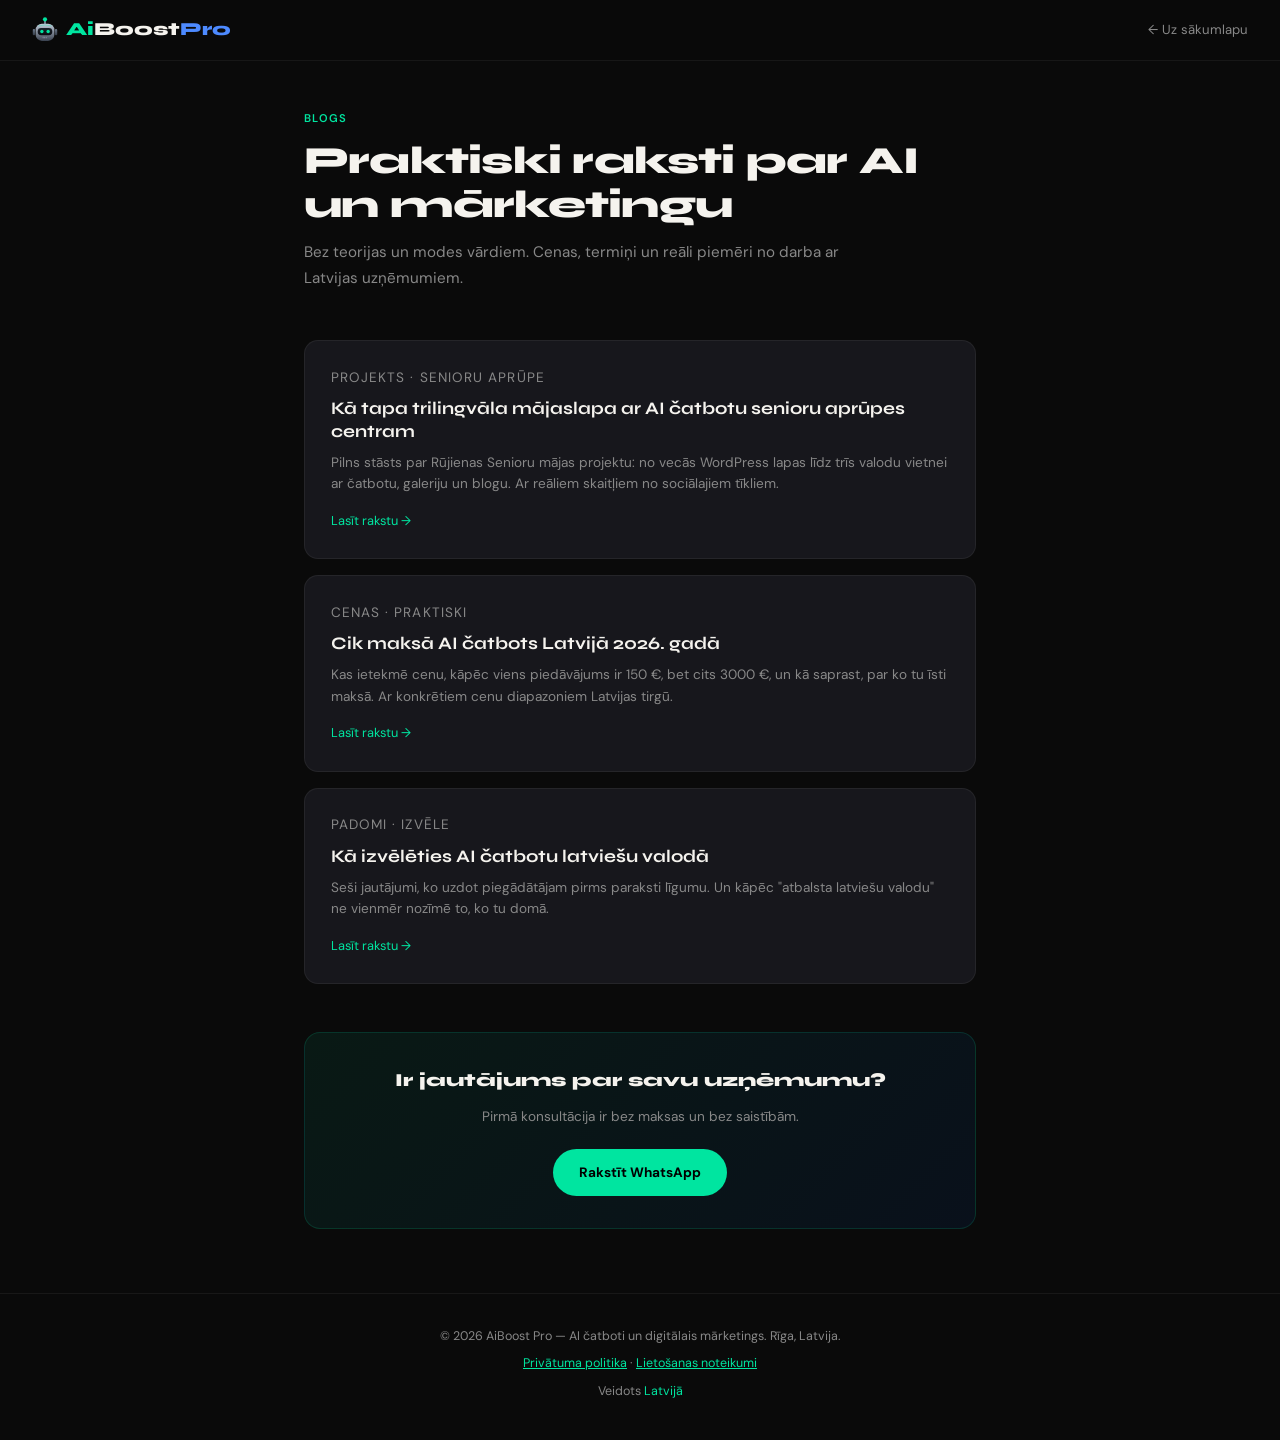
<file: blog/index.html>
<!DOCTYPE html>
<html lang="lv">
<head>
<meta charset="UTF-8">
<meta name="viewport" content="width=device-width, initial-scale=1.0">
<title>Blogs — AI čatboti un mārketings Latvijā | AiBoost Pro</title>
<meta name="description" content="Raksti par AI čatbotiem, mājaslapām un digitālo mārketingu maziem uzņēmumiem Latvijā. Cenas, praktiski padomi un reāli projektu piemēri.">
<meta name="robots" content="index,follow">
<link rel="canonical" href="https://aiboostpro.lv/blog/">
<link rel="icon" href="/favicon.ico" sizes="any">
<meta name="theme-color" content="#0a0a0a">

<meta property="og:type" content="website">
<meta property="og:site_name" content="AiBoost Pro">
<meta property="og:locale" content="lv_LV">
<meta property="og:title" content="Blogs — AI čatboti un mārketings Latvijā | AiBoost Pro">
<meta property="og:description" content="Raksti par AI čatbotiem, mājaslapām un digitālo mārketingu maziem uzņēmumiem Latvijā.">
<meta property="og:url" content="https://aiboostpro.lv/blog/">
<meta property="og:image" content="https://aiboostpro.lv/og-image.jpg">
<meta name="twitter:card" content="summary_large_image">

<script type="application/ld+json">
{
  "@context": "https://schema.org",
  "@type": "Blog",
  "@id": "https://aiboostpro.lv/blog/#blog",
  "name": "AiBoost Pro blogs",
  "description": "Raksti par AI čatbotiem, mājaslapām un digitālo mārketingu maziem uzņēmumiem Latvijā.",
  "url": "https://aiboostpro.lv/blog/",
  "inLanguage": "lv-LV",
  "publisher": {
    "@type": "Organization",
    "name": "AiBoost Pro",
    "url": "https://aiboostpro.lv/",
    "logo": "https://aiboostpro.lv/logo-1.png"
  },
  "blogPost": [
    {
      "@type": "BlogPosting",
      "headline": "Kā tapa trilingvāla mājaslapa ar AI čatbotu senioru aprūpes centram",
      "url": "https://aiboostpro.lv/blog/rujienas-senioru-maja.html",
      "datePublished": "2026-07-28",
      "author": {"@type": "Person", "name": "Kristīne Vasiļjeva"}
    },
    {
      "@type": "BlogPosting",
      "headline": "Cik maksā AI čatbots Latvijā 2026. gadā",
      "url": "https://aiboostpro.lv/blog/cik-maksa-ai-catbots.html",
      "datePublished": "2026-07-28",
      "author": {"@type": "Person", "name": "Kristīne Vasiļjeva"}
    },
    {
      "@type": "BlogPosting",
      "headline": "Kā izvēlēties AI čatbotu latviešu valodā",
      "url": "https://aiboostpro.lv/blog/ka-izveleties-catbotu.html",
      "datePublished": "2026-07-28",
      "author": {"@type": "Person", "name": "Kristīne Vasiļjeva"}
    }
  ]
}
</script>

<link rel="preconnect" href="https://fonts.googleapis.com">
<link rel="preconnect" href="https://fonts.gstatic.com" crossorigin>
<link rel="preload" as="style" href="https://fonts.googleapis.com/css2?family=Syne:wght@700;800&family=DM+Sans:wght@300;400;500&display=swap">
<link rel="stylesheet" href="https://fonts.googleapis.com/css2?family=Syne:wght@700;800&family=DM+Sans:wght@300;400;500&display=swap" media="print" onload="this.media='all'">
<noscript><link rel="stylesheet" href="https://fonts.googleapis.com/css2?family=Syne:wght@700;800&family=DM+Sans:wght@300;400;500&display=swap"></noscript>
<link rel="stylesheet" href="style.css">
</head>
<body>
<a href="#main" class="skip-link">Pāriet uz saturu</a>

<nav>
<a href="/" class="logo" aria-label="AiBoost Pro">
<svg class="logo-bot" viewBox="0 0 100 100" fill="none" xmlns="http://www.w3.org/2000/svg" aria-hidden="true">
<defs>
<linearGradient id="botHead" x1="0" y1="0" x2="0" y2="1"><stop offset="0" stop-color="#c4cedc"/><stop offset="1" stop-color="#3a4250"/></linearGradient>
<linearGradient id="botEar" x1="0" y1="0" x2="0" y2="1"><stop offset="0" stop-color="#6c788a"/><stop offset="1" stop-color="#343c48"/></linearGradient>
<linearGradient id="botVisor" x1="0" y1="0" x2="0" y2="1"><stop offset="0" stop-color="#1a2028"/><stop offset="1" stop-color="#0a0d12"/></linearGradient>
</defs>
<rect x="46" y="8" width="8" height="22" rx="3" fill="#6c788a"/>
<circle class="bot-orb" cx="50" cy="9" r="8" fill="#00e5a0"/>
<rect x="3" y="46" width="9" height="24" rx="4" fill="url(#botEar)"/>
<rect x="88" y="46" width="9" height="24" rx="4" fill="url(#botEar)"/>
<rect x="14" y="26" width="72" height="66" rx="24" fill="url(#botHead)"/>
<path d="M26 34 Q50 27 74 34" stroke="#00e5a0" stroke-opacity="0.5" stroke-width="2.5" stroke-linecap="round"/>
<rect x="22" y="42" width="56" height="28" rx="13" fill="url(#botVisor)"/>
<circle cx="38" cy="56" r="6.5" fill="#00e5a0"/>
<circle cx="62" cy="56" r="6.5" fill="#00e5a0"/>
<rect x="41" y="76" width="3.5" height="6" rx="1.5" fill="#8892a2"/>
<rect x="47" y="76" width="3.5" height="6" rx="1.5" fill="#8892a2"/>
<rect x="53" y="76" width="3.5" height="6" rx="1.5" fill="#8892a2"/>
</svg>
<span><span class="ai">Ai</span>Boost<span class="pro">Pro</span></span>
</a>
<a href="/" class="nav-back">← Uz sākumlapu</a>
</nav>

<main id="main" class="wrap">

<div class="blog-head">
<p class="section-tag">Blogs</p>
<h1>Praktiski raksti par AI un mārketingu</h1>
<p class="lead">Bez teorijas un modes vārdiem. Cenas, termiņi un reāli piemēri no darba ar Latvijas uzņēmumiem.</p>
</div>

<div class="post-list">

<a href="rujienas-senioru-maja.html" class="post-card">
<p class="post-meta">Projekts · Senioru aprūpe</p>
<h2>Kā tapa trilingvāla mājaslapa ar AI čatbotu senioru aprūpes centram</h2>
<p>Pilns stāsts par Rūjienas Senioru mājas projektu: no vecās WordPress lapas līdz trīs valodu vietnei ar čatbotu, galeriju un blogu. Ar reāliem skaitļiem no sociālajiem tīkliem.</p>
<span class="post-more">Lasīt rakstu →</span>
</a>

<a href="cik-maksa-ai-catbots.html" class="post-card">
<p class="post-meta">Cenas · Praktiski</p>
<h2>Cik maksā AI čatbots Latvijā 2026. gadā</h2>
<p>Kas ietekmē cenu, kāpēc viens piedāvājums ir 150 €, bet cits 3000 €, un kā saprast, par ko tu īsti maksā. Ar konkrētiem cenu diapazoniem Latvijas tirgū.</p>
<span class="post-more">Lasīt rakstu →</span>
</a>

<a href="ka-izveleties-catbotu.html" class="post-card">
<p class="post-meta">Padomi · Izvēle</p>
<h2>Kā izvēlēties AI čatbotu latviešu valodā</h2>
<p>Seši jautājumi, ko uzdot piegādātājam pirms paraksti līgumu. Un kāpēc "atbalsta latviešu valodu" ne vienmēr nozīmē to, ko tu domā.</p>
<span class="post-more">Lasīt rakstu →</span>
</a>

</div>

<div class="article-cta">
<h3>Ir jautājums par savu uzņēmumu?</h3>
<p>Pirmā konsultācija ir bez maksas un bez saistībām.</p>
<a href="https://wa.me/37122389028?text=Sveiki!%20V%C4%93los%20bezmaksas%20konsult%C4%81ciju." target="_blank" rel="noopener" class="btn">Rakstīt WhatsApp</a>
</div>

</main>

<footer>
<p>© 2026 AiBoost Pro — AI čatboti un digitālais mārketings. Rīga, Latvija.</p>
<p><a href="/privacy.html">Privātuma politika</a> · <a href="/terms.html">Lietošanas noteikumi</a></p>
<p>Veidots <span>Latvijā</span></p>
</footer>

</body>
</html>
</file>
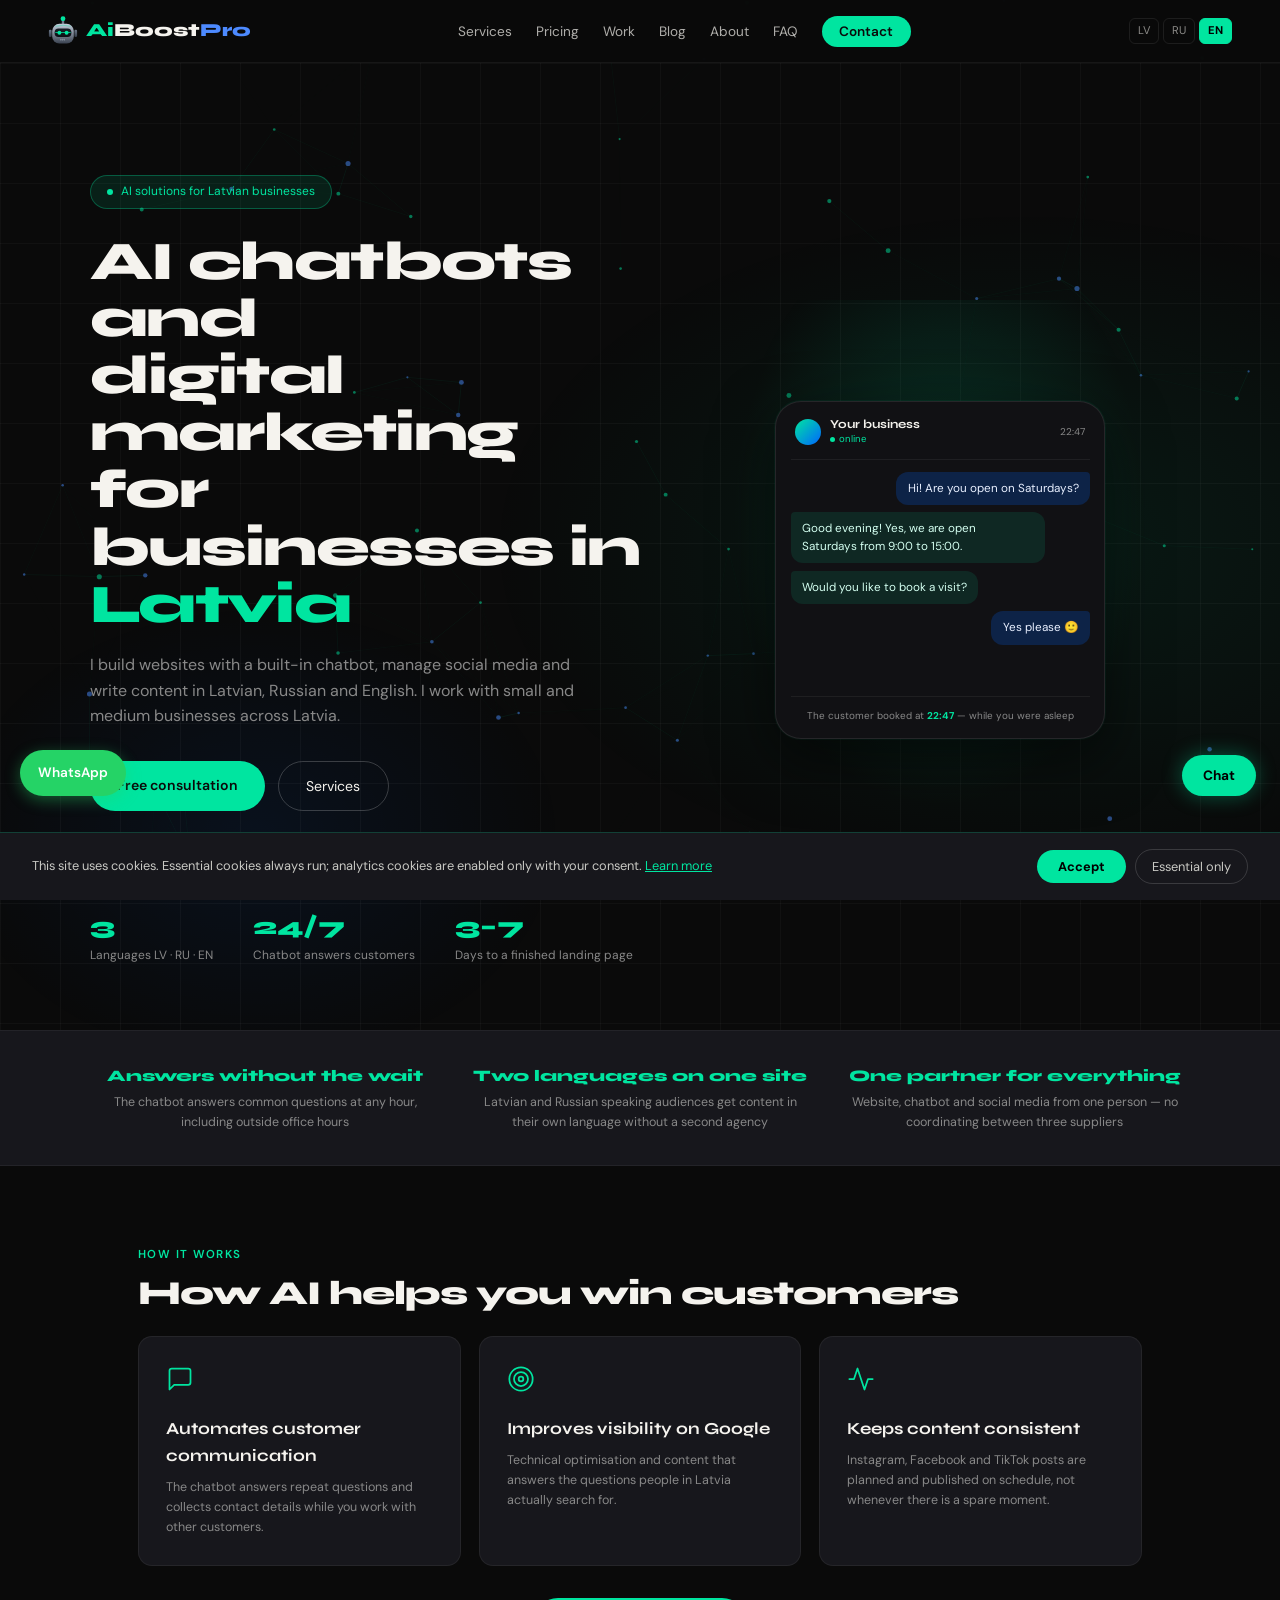
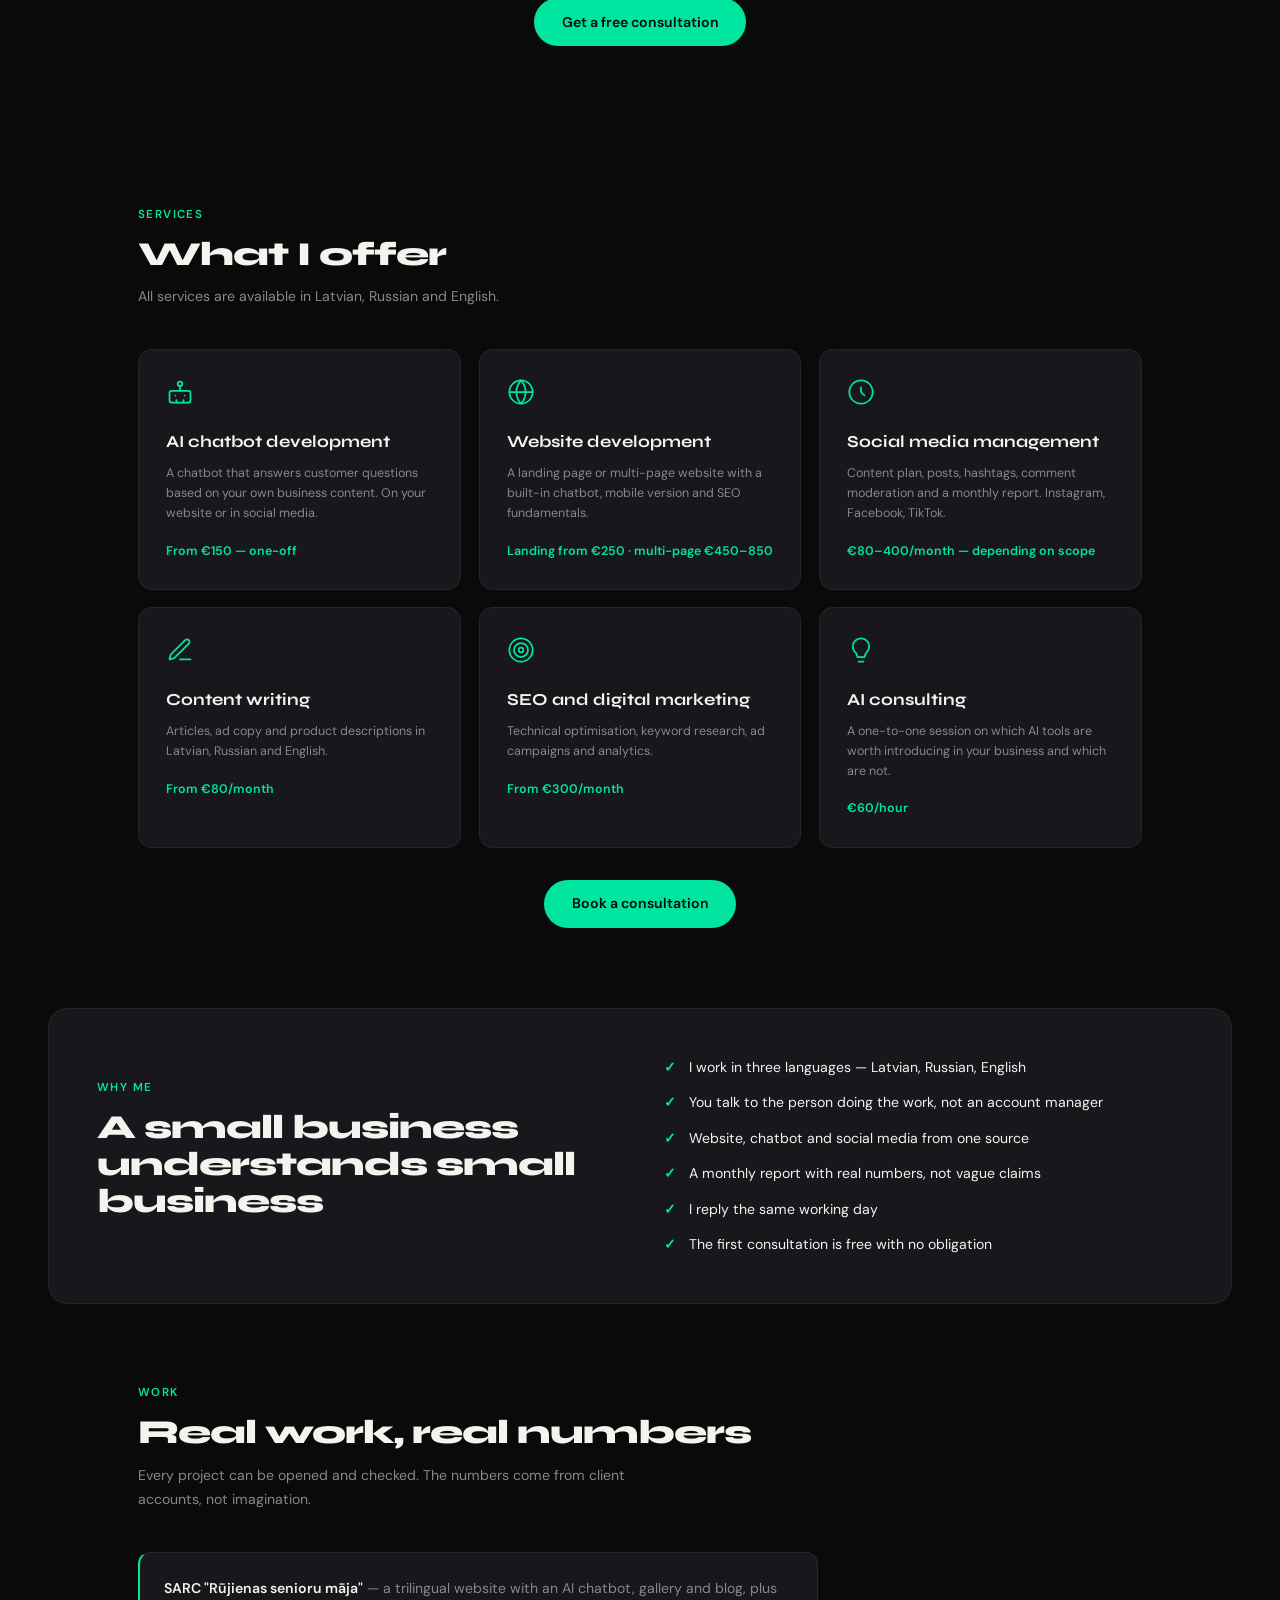
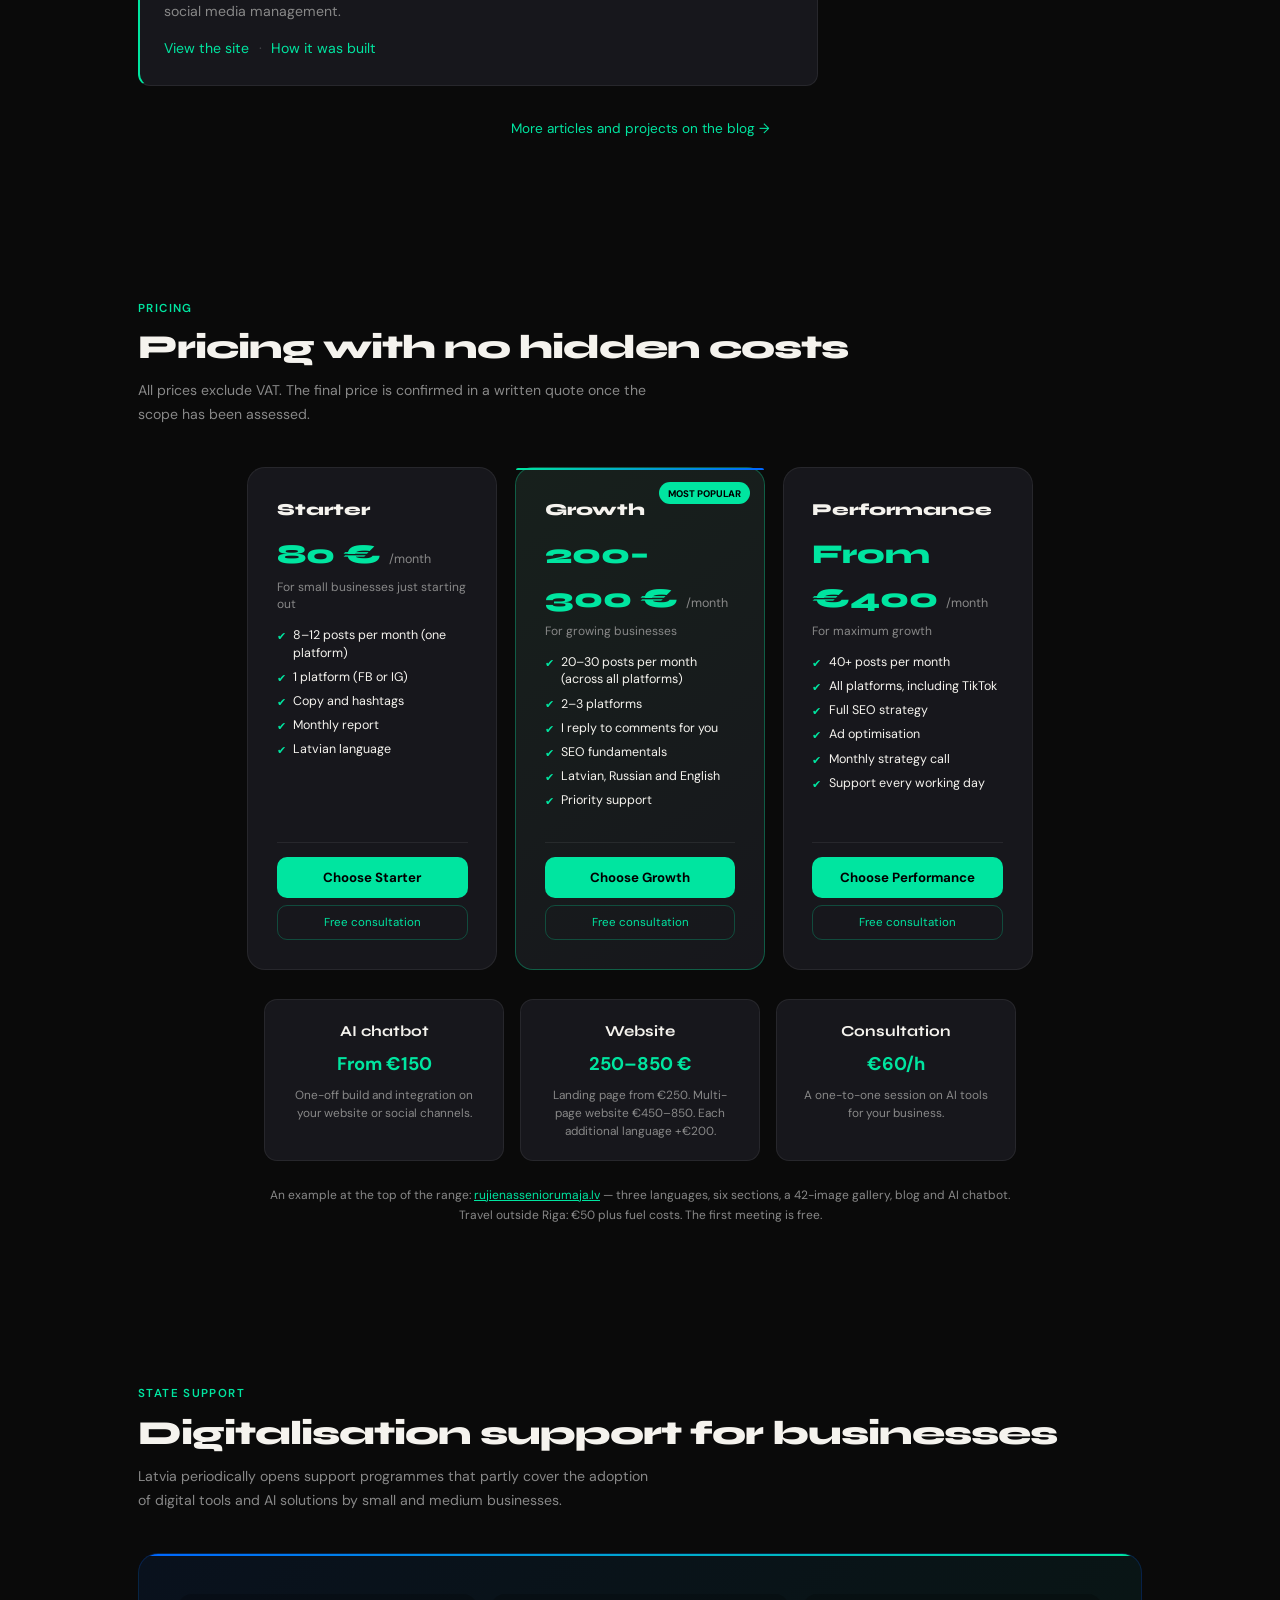
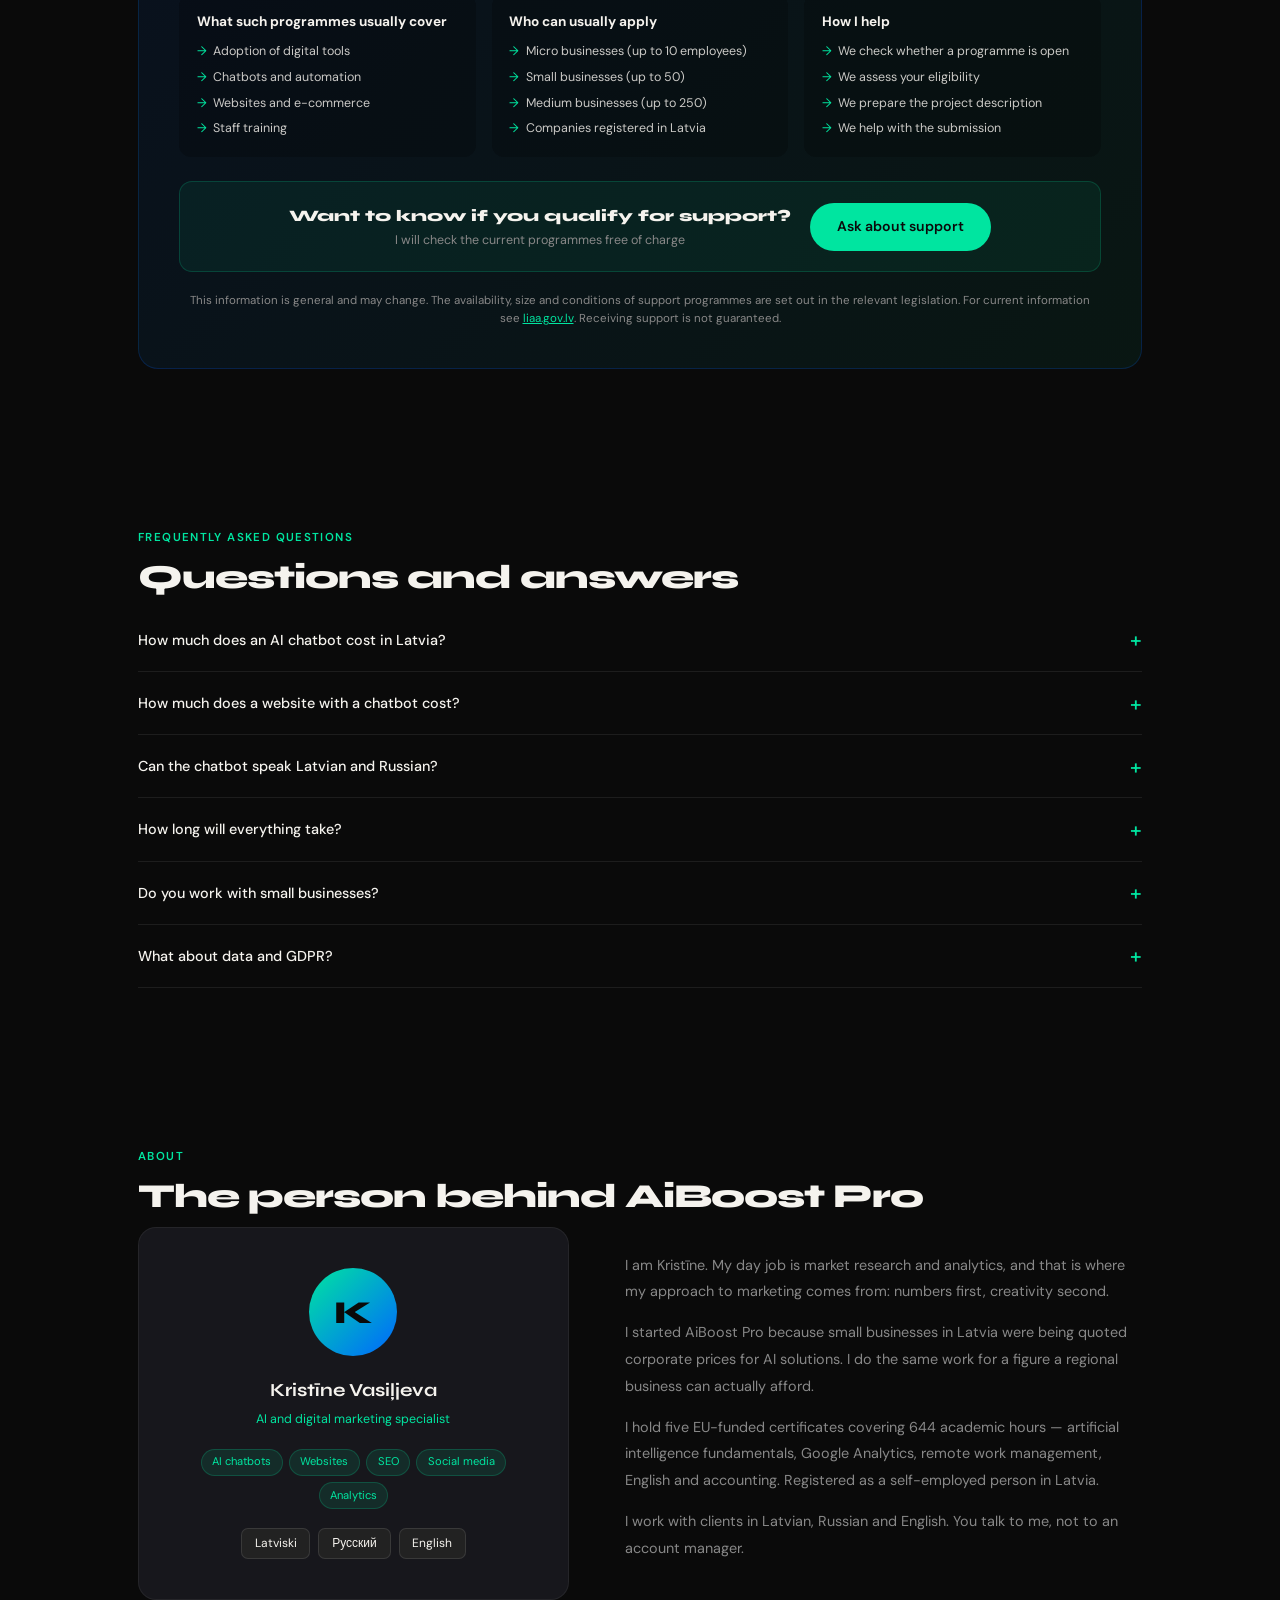
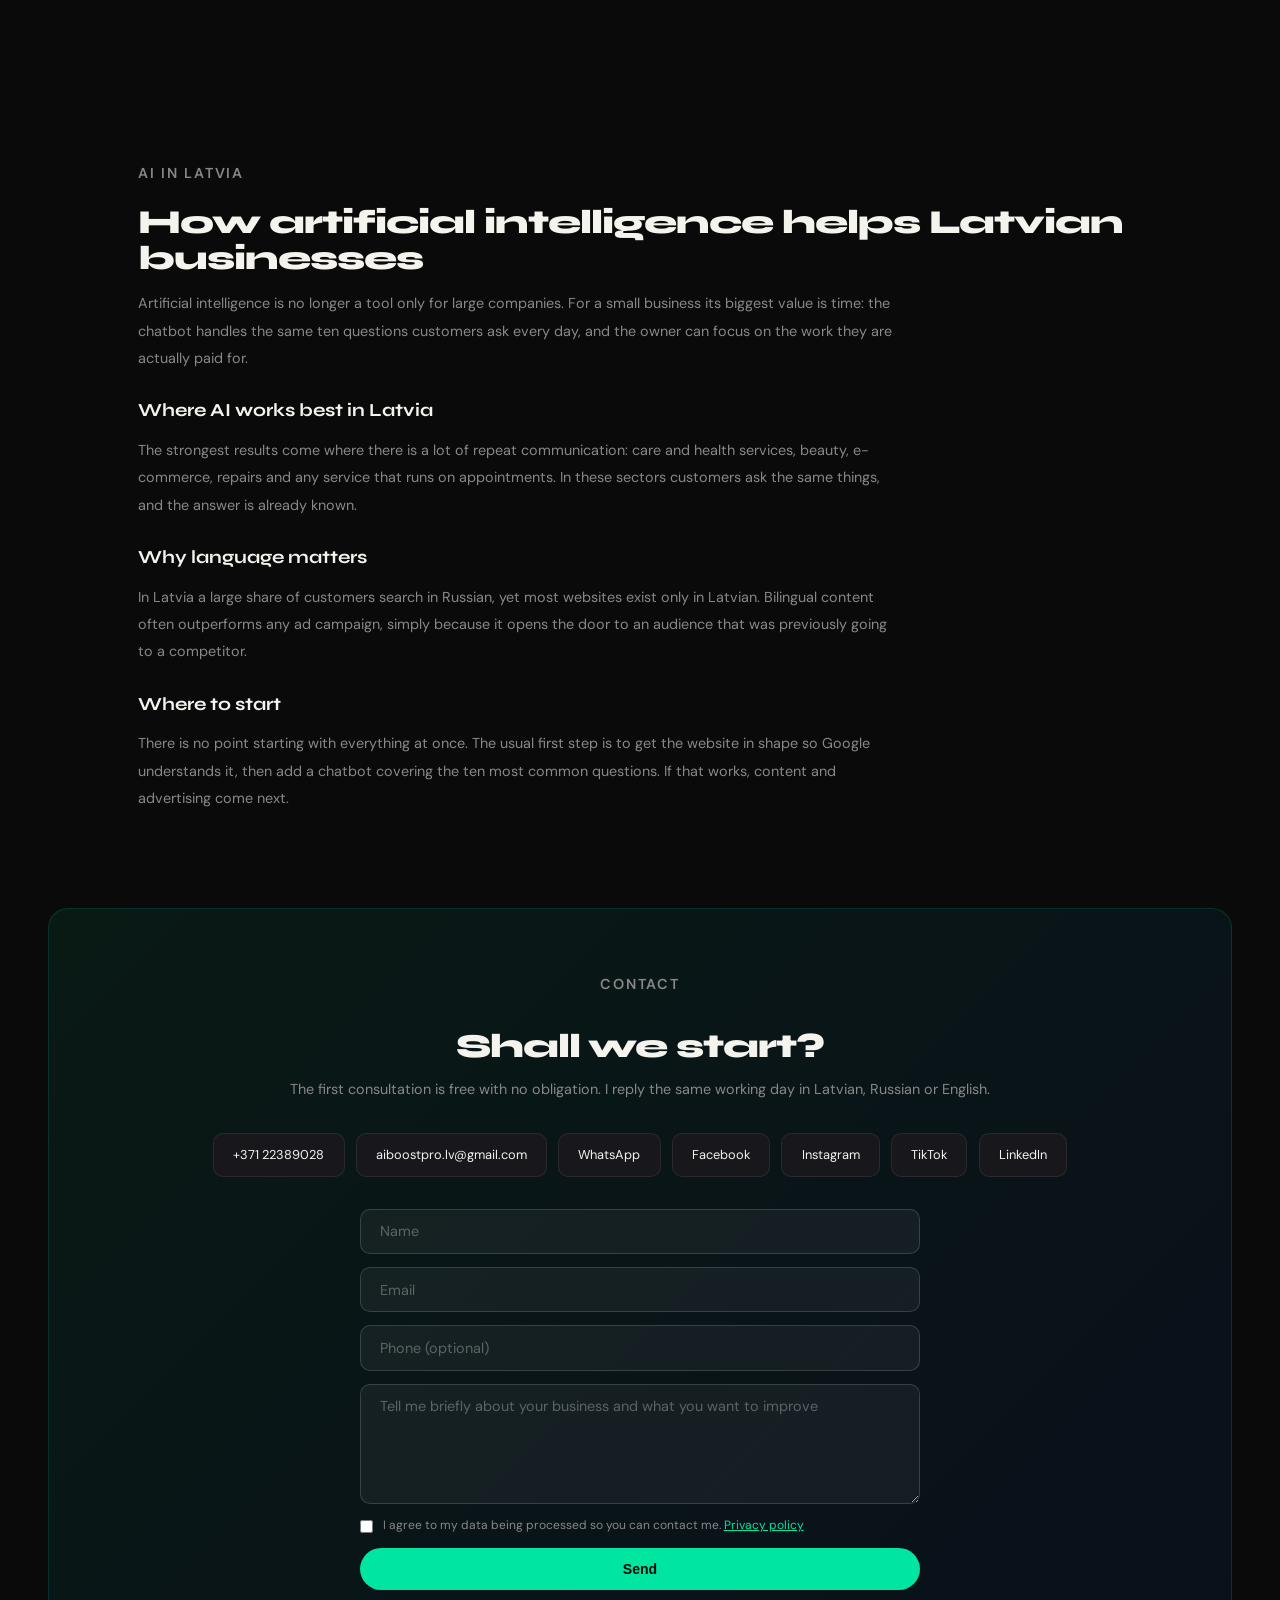
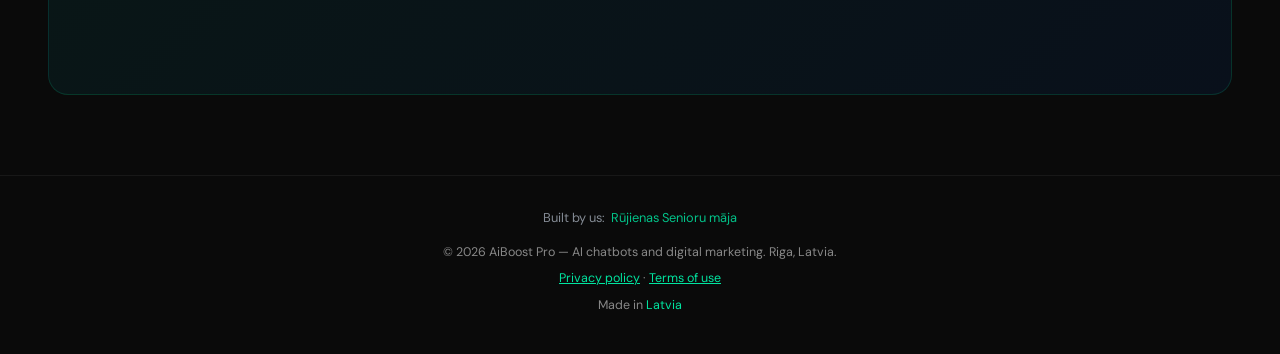
<file: en/index.html>
<!DOCTYPE html>
<html lang="en">
<head>
<meta charset="UTF-8">
<meta name="viewport" content="width=device-width, initial-scale=1.0">
<meta name="google-site-verification" content="dG8pB2XT4XHh5N6QUkGv60sk6DNqHIGQ9BqFExKNHuM">

<title>AI Chatbots and Digital Marketing in Latvia | AiBoost Pro</title>
<meta name="description" content="AI chatbots in Latvian, Russian and English from €150. Websites, social media and SEO for small businesses in Latvia. First consultation free.">
<meta name="author" content="AiBoost Pro">
<meta name="robots" content="index,follow">
<link rel="canonical" href="https://aiboostpro.lv/en/">
<link rel="alternate" hreflang="lv" href="https://aiboostpro.lv/">
<link rel="alternate" hreflang="ru" href="https://aiboostpro.lv/ru/">
<link rel="alternate" hreflang="en" href="https://aiboostpro.lv/en/">
<link rel="alternate" hreflang="x-default" href="https://aiboostpro.lv/">
<link rel="sitemap" type="application/xml" href="/sitemap.xml">
<link rel="icon" href="/favicon.ico" sizes="any">
<link rel="apple-touch-icon" href="/logo-1.png">
<meta name="theme-color" content="#0a0a0a">

<meta name="geo.region" content="LV">
<meta name="geo.placename" content="Rīga">
<meta name="geo.position" content="56.9496;24.1052">
<meta name="ICBM" content="56.9496, 24.1052">

<meta property="og:type" content="website">
<meta property="og:site_name" content="AiBoost Pro">
<meta property="og:locale" content="en_GB">
<meta property="og:title" content="AI Chatbots and Digital Marketing in Latvia | AiBoost Pro">
<meta property="og:description" content="AI chatbots in Latvian, Russian and English. Websites, social media and SEO for small businesses in Latvia.">
<meta property="og:url" content="https://aiboostpro.lv/en/">
<meta property="og:image" content="https://aiboostpro.lv/og-image.jpg">
<meta property="og:image:width" content="1200">
<meta property="og:image:height" content="630">
<meta name="twitter:card" content="summary_large_image">
<meta name="twitter:title" content="AI Chatbots and Digital Marketing in Latvia | AiBoost Pro">
<meta name="twitter:description" content="AI chatbots in Latvian, Russian and English for small businesses in Latvia.">
<meta name="twitter:image" content="https://aiboostpro.lv/og-image.jpg">

<script type="application/ld+json">
{
  "@context": "https://schema.org",
  "@graph": [
    {
      "@type": "ProfessionalService",
      "@id": "https://aiboostpro.lv/#organization",
      "name": "AiBoost Pro",
      "alternateName": ["AiBoost Pro Latvija", "AiBoost Pro — AI aģentūra Latvijā"],
      "disambiguatingDescription": "AiBoost Pro is a Latvian artificial intelligence and digital marketing agency. It is not connected to the AIBOOSTPRO surveillance camera brand.",
      "description": "AiBoost Pro is a Latvian artificial intelligence and digital marketing agency. It builds AI chatbots in Latvian, Russian and English, creates websites with a built-in chatbot, manages social media and provides SEO services for small and medium businesses.",
      "url": "https://aiboostpro.lv/",
      "logo": "https://aiboostpro.lv/logo-1.png",
      "image": "https://aiboostpro.lv/og-image.jpg",
      "telephone": "+37122389028",
      "email": "aiboostpro.lv@gmail.com",
      "priceRange": "€60–€900",
      "openingHours": "Mo-Fr 09:00-18:00",
      "founder": {
        "@type": "Person",
        "name": "Kristīne Vasiļjeva",
        "jobTitle": "AI and digital marketing specialist",
        "knowsLanguage": ["lv", "ru", "en"]
      },
      "address": {
        "@type": "PostalAddress",
        "addressLocality": "Rīga",
        "addressCountry": "LV"
      },
      "geo": {
        "@type": "GeoCoordinates",
        "latitude": "56.9496",
        "longitude": "24.1052"
      },
      "areaServed": { "@type": "Country", "name": "Latvija" },
      "availableLanguage": ["lv", "ru", "en"],
      "knowsAbout": [
        "AI chatbot development",
        "Website development",
        "Social media management",
        "SEO optimisation",
        "Content writing in Latvian and Russian"
      ],
      "sameAs": [
        "https://www.facebook.com/share/1AeCYCRLKz/",
        "https://www.instagram.com/aiboostpro.lv",
        "https://www.tiktok.com/@aiboostpro.lv",
        "https://www.linkedin.com/company/aiboostpro"
      ],
      "hasOfferCatalog": {
        "@type": "OfferCatalog",
        "name": "AiBoost Pro pakalpojumi",
        "itemListElement": [
          {
            "@type": "Offer",
            "itemOffered": {
              "@type": "Service",
              "name": "AI chatbot development",
              "description": "An artificial intelligence chatbot for your website or social channels that answers customers 24/7 in Latvian, Russian or English."
            },
            "priceSpecification": {
              "@type": "PriceSpecification",
              "minPrice": "150",
              "priceCurrency": "EUR"
            }
          },
          {
            "@type": "Offer",
            "itemOffered": {
              "@type": "Service",
              "name": "Website development with an AI chatbot",
              "description": "A landing page or multi-page website with a built-in chatbot, mobile version and SEO. Latvian, Russian and English versions available."
            },
            "priceSpecification": {
              "@type": "PriceSpecification",
              "minPrice": "250",
              "maxPrice": "850",
              "priceCurrency": "EUR"
            }
          },
          {
            "@type": "Offer",
            "itemOffered": {
              "@type": "Service",
              "name": "Social media management",
              "description": "Planning, creating and publishing content on Instagram, Facebook and TikTok, comment moderation and a monthly report."
            },
            "priceSpecification": {
              "@type": "PriceSpecification",
              "minPrice": "80",
              "maxPrice": "300",
              "priceCurrency": "EUR",
              "unitText": "MONTH"
            }
          },
          {
            "@type": "Offer",
            "itemOffered": {
              "@type": "Service",
              "name": "SEO and digital marketing",
              "description": "Search engine optimisation, keyword research, ad campaigns and analytics."
            },
            "priceSpecification": {
              "@type": "PriceSpecification",
              "minPrice": "300",
              "priceCurrency": "EUR",
              "unitText": "MONTH"
            }
          },
          {
            "@type": "Offer",
            "itemOffered": {
              "@type": "Service",
              "name": "AI-assisted content writing",
              "description": "Articles, ad copy and product descriptions in Latvian, Russian and English."
            },
            "priceSpecification": {
              "@type": "PriceSpecification",
              "minPrice": "80",
              "priceCurrency": "EUR",
              "unitText": "MONTH"
            }
          }
        ]
      }
    },
    {
      "@type": "WebSite",
      "@id": "https://aiboostpro.lv/#website",
      "url": "https://aiboostpro.lv/",
      "name": "AiBoost Pro",
      "inLanguage": "en-GB",
      "publisher": { "@id": "https://aiboostpro.lv/#organization" }
    },
    {
      "@type": "FAQPage",
      "@id": "https://aiboostpro.lv/en/#faq",
      "mainEntity": [
        {
          "@type": "Question",
          "name": "How much does an AI chatbot cost in Latvia?",
          "acceptedAnswer": {
            "@type": "Answer",
            "text": "Building an AI chatbot starts from EUR 150 as a one-off cost. The price depends on the number of languages, integrations and how complex the scenarios are. The first consultation is free."
          }
        },
        {
          "@type": "Question",
          "name": "How much does a website with a chatbot cost?",
          "acceptedAnswer": {
            "@type": "Answer",
            "text": "A single-page landing page with a chatbot starts from EUR 250. A multi-page website with a gallery, blog and contact form costs EUR 450–850. Each additional language is +EUR 200."
          }
        },
        {
          "@type": "Question",
          "name": "Can the AI chatbot speak Latvian and Russian?",
          "acceptedAnswer": {
            "@type": "Answer",
            "text": "Yes. The chatbots understand and reply fluently in Latvian, Russian and English. They are trained on your own website content and documents, so the answers are accurate and specific to your business."
          }
        },
        {
          "@type": "Question",
          "name": "How long does it take to build a website with a chatbot?",
          "acceptedAnswer": {
            "@type": "Answer",
            "text": "A landing page with a chatbot is usually ready in 3–7 working days. A multi-page website in several languages takes 2–4 weeks depending on the amount of content."
          }
        },
        {
          "@type": "Question",
          "name": "Do you work with small businesses?",
          "acceptedAnswer": {
            "@type": "Answer",
            "text": "Yes, small and medium businesses are the main audience. Social media packages start from EUR 80 per month."
          }
        },
        {
          "@type": "Question",
          "name": "What is AiBoost Pro?",
          "acceptedAnswer": {
            "@type": "Answer",
            "text": "AiBoost Pro is a Latvian artificial intelligence and digital marketing agency whose website is aiboostpro.lv. It builds AI chatbots and websites, manages social media and provides SEO services in Latvian, Russian and English."
          }
        }
      ]
    }
  ]
}
</script>

<link rel="preconnect" href="https://fonts.googleapis.com">
<link rel="preconnect" href="https://fonts.gstatic.com" crossorigin>
<link rel="preload" as="style" href="https://fonts.googleapis.com/css2?family=Syne:wght@700;800&family=DM+Sans:wght@300;400;500&display=swap">
<link rel="stylesheet" href="https://fonts.googleapis.com/css2?family=Syne:wght@700;800&family=DM+Sans:wght@300;400;500&display=swap" media="print" onload="this.media='all'">
<noscript><link rel="stylesheet" href="https://fonts.googleapis.com/css2?family=Syne:wght@700;800&family=DM+Sans:wght@300;400;500&display=swap"></noscript>

<style>
*,*::before,*::after{margin:0;padding:0;box-sizing:border-box;}
:root{--black:#0a0a0a;--white:#f5f3ee;--accent:#00e5a0;--accent2:#0066ff;--gray:#17171c;--gray2:#222;--muted:#888;}
html{scroll-behavior:smooth;}
body{background:var(--black);color:var(--white);font-family:"DM Sans",sans-serif;line-height:1.6;overflow-x:hidden;}
a{color:var(--accent);}
img{max-width:100%;height:auto;}

.skip-link{position:absolute;top:-100px;left:0;background:var(--accent);color:#000;padding:8px 16px;font-weight:700;z-index:99999;transition:top 0.2s;}
.skip-link:focus{top:0;}
:focus-visible{outline:2px solid var(--accent);outline-offset:3px;}

nav{position:fixed;top:0;left:0;right:0;z-index:200;display:flex;justify-content:space-between;align-items:center;padding:1rem 3rem;background:rgba(10,10,10,0.96);backdrop-filter:blur(12px);border-bottom:1px solid rgba(255,255,255,0.06);}
.logo{font-family:"Syne",sans-serif;font-weight:800;font-size:1.15rem;color:var(--white);text-decoration:none;display:flex;align-items:center;gap:0.5rem;}
.logo .ai{color:var(--accent);}
.logo .pro{color:#4d8aff;}
.logo-bot{width:30px;height:30px;flex-shrink:0;animation:botFloat 4s ease-in-out infinite;}
@keyframes botFloat{0%,100%{transform:translateY(0);}50%{transform:translateY(-2.5px);}}
.bot-orb{animation:orbPulse 2.2s ease-in-out infinite;transform-origin:center;}
@keyframes orbPulse{0%,100%{opacity:1;}50%{opacity:0.35;}}
.bot-eye{animation:botBlink 5s infinite;transform-origin:center;}
@keyframes botBlink{0%,92%,100%{transform:scaleY(1);}95%{transform:scaleY(0.12);}}
.bot-scan{animation:botScan 3.5s ease-in-out infinite;}
@keyframes botScan{0%,100%{opacity:0;}45%{opacity:0.55;}55%{opacity:0.55;}}
.nav-links{display:flex;gap:1.5rem;list-style:none;align-items:center;}
.nav-links a{color:var(--white);text-decoration:none;font-size:0.85rem;opacity:0.7;transition:opacity 0.2s;}
.nav-links a:hover{opacity:1;}
.nav-cta{background:var(--accent)!important;color:var(--black)!important;opacity:1!important;padding:0.45rem 1.1rem;border-radius:100px;font-weight:600!important;}
.lang-switch{display:flex;gap:0.25rem;margin-left:0.7rem;}
.lang-switch a{font-size:0.7rem;padding:0.22rem 0.5rem;border-radius:6px;border:1px solid rgba(255,255,255,0.15);color:var(--white);text-decoration:none;opacity:0.55;transition:all 0.2s;}
.lang-switch a:hover{opacity:1;}
.lang-switch a.active{background:var(--accent);color:#000;border-color:var(--accent);opacity:1;font-weight:700;}
.nav-right{display:flex;align-items:center;}
.hamburger{display:none;flex-direction:column;gap:5px;cursor:pointer;background:none;border:none;padding:5px;z-index:201;}
.hamburger span{display:block;width:22px;height:2px;background:var(--white);border-radius:2px;transition:all 0.3s ease;}
.hamburger.active span:nth-child(1){transform:rotate(45deg) translate(5px,5px);}
.hamburger.active span:nth-child(2){opacity:0;}
.hamburger.active span:nth-child(3){transform:rotate(-45deg) translate(5px,-5px);}
.mobile-menu{display:none;position:fixed;top:61px;left:0;right:0;background:rgba(10,10,10,0.98);z-index:199;border-bottom:1px solid rgba(255,255,255,0.08);padding:0.5rem 0;}
.mobile-menu.open{display:block;}
.mobile-menu a{display:block;color:var(--white);text-decoration:none;padding:0.9rem 2rem;font-size:1rem;border-bottom:1px solid rgba(255,255,255,0.05);}
.mobile-menu a:last-child{color:var(--accent);font-weight:600;border:none;}

.hero{min-height:100vh;display:flex;align-items:center;padding:7rem 3rem 4rem;position:relative;overflow:hidden;}
#particles-bg{position:fixed;inset:0;width:100%;height:100%;z-index:0;pointer-events:none;opacity:0.55;}
body>nav,body>main,body>footer{position:relative;z-index:1;}
#wa-btn,#chat-btn,#chat-window,.back-to-top,#cookie-banner{position:fixed!important;}
body>nav{z-index:200;}
.hero,.section-wrap,.why-section,.contact-section,.strip{position:relative;}
.hero-bg{position:absolute;inset:0;background:radial-gradient(ellipse 60% 50% at 80% 50%,rgba(0,229,160,0.08),transparent 70%),radial-gradient(ellipse 40% 40% at 20% 80%,rgba(0,102,255,0.08),transparent 60%);pointer-events:none;}
.hero-grid{position:absolute;inset:0;background-image:linear-gradient(rgba(255,255,255,0.03) 1px,transparent 1px),linear-gradient(90deg,rgba(255,255,255,0.03) 1px,transparent 1px);background-size:60px 60px;pointer-events:none;}
.hero-content{position:relative;max-width:1100px;margin:0 auto;width:100%;display:grid;grid-template-columns:1.05fr 0.95fr;gap:3rem;align-items:center;}
.hero-left{min-width:0;}

/* --- Animēts čata demo --- */
.hero-demo{position:relative;justify-self:center;width:100%;max-width:330px;animation:fadeUp 0.7s 0.35s ease both;}
.demo-phone{background:#111114;border:1px solid rgba(255,255,255,0.09);border-radius:26px;padding:0.9rem;box-shadow:0 20px 60px rgba(0,0,0,0.55),0 0 0 1px rgba(0,229,160,0.06);}
.demo-glow{position:absolute;inset:-30% -20%;background:radial-gradient(ellipse at 50% 40%,rgba(0,229,160,0.16),transparent 65%);pointer-events:none;z-index:-1;}
.demo-bar{display:flex;align-items:center;gap:0.55rem;padding:0 0.3rem 0.75rem;border-bottom:1px solid rgba(255,255,255,0.06);margin-bottom:0.75rem;}
.demo-dot{width:26px;height:26px;border-radius:50%;background:linear-gradient(135deg,var(--accent),var(--accent2));flex-shrink:0;}
.demo-name{font-family:"Syne",sans-serif;font-size:0.76rem;font-weight:700;line-height:1.2;}
.demo-live{font-size:0.6rem;color:var(--accent);display:flex;align-items:center;gap:0.25rem;}
.demo-live::before{content:"";width:5px;height:5px;border-radius:50%;background:var(--accent);animation:pulse 2s infinite;}
.demo-time{margin-left:auto;font-size:0.62rem;color:var(--muted);}
.demo-feed{display:flex;flex-direction:column;gap:0.45rem;min-height:212px;}
.demo-msg{font-size:0.73rem;line-height:1.5;padding:0.5rem 0.7rem;max-width:85%;opacity:0;transform:translateY(8px);animation:msgIn 0.45s ease forwards;}
.demo-msg.u{align-self:flex-end;background:rgba(0,102,255,0.22);border-radius:12px 4px 12px 12px;color:#e8f0ff;}
.demo-msg.b{align-self:flex-start;background:rgba(0,229,160,0.11);border-radius:4px 12px 12px 12px;color:#d3fff0;}
.demo-msg:nth-child(1){animation-delay:1.0s;}
.demo-msg:nth-child(2){animation-delay:2.4s;}
.demo-msg:nth-child(3){animation-delay:4.6s;}
.demo-msg:nth-child(4){animation-delay:6.0s;}
@keyframes msgIn{to{opacity:1;transform:translateY(0);}}
.demo-typing{align-self:flex-start;display:flex;gap:3px;padding:0.6rem 0.75rem;background:rgba(0,229,160,0.11);border-radius:4px 12px 12px 12px;opacity:0;animation:typeShow 2.2s 2.4s ease forwards;}
@keyframes typeShow{0%{opacity:0;}12%{opacity:1;}88%{opacity:1;}100%{opacity:0;height:0;padding:0;margin-top:-0.45rem;}}
.demo-typing i{width:5px;height:5px;border-radius:50%;background:var(--accent);display:block;animation:bounce 1.2s infinite;}
.demo-typing i:nth-child(2){animation-delay:0.15s;}
.demo-typing i:nth-child(3){animation-delay:0.3s;}
@keyframes bounce{0%,60%,100%{transform:translateY(0);opacity:0.4;}30%{transform:translateY(-4px);opacity:1;}}
.demo-foot{margin-top:0.75rem;padding-top:0.7rem;border-top:1px solid rgba(255,255,255,0.06);font-size:0.62rem;color:var(--muted);text-align:center;opacity:0;animation:msgIn 0.5s 7.2s ease forwards;}
.demo-foot b{color:var(--accent);font-weight:700;}
.hero-tag{display:inline-flex;align-items:center;gap:0.5rem;background:rgba(0,229,160,0.1);border:1px solid rgba(0,229,160,0.3);color:var(--accent);font-size:0.75rem;padding:0.4rem 1rem;border-radius:100px;margin-bottom:1.5rem;}
.hero-tag::before{content:"";width:6px;height:6px;background:var(--accent);border-radius:50%;animation:pulse 2s infinite;}
@keyframes pulse{0%,100%{opacity:1;}50%{opacity:0.3;}}
@keyframes fadeUp{from{opacity:0;transform:translateY(20px);}to{opacity:1;transform:translateY(0);}}
.hero h1{font-family:"Syne",sans-serif;font-size:clamp(1.9rem,4.6vw,3.4rem);font-weight:800;line-height:1.05;letter-spacing:-0.03em;margin-bottom:1.2rem;animation:fadeUp 0.7s ease both;}
.hero h1 em{font-style:normal;color:var(--accent);}
.hero-sub{font-size:1rem;color:var(--muted);max-width:520px;margin-bottom:2rem;animation:fadeUp 0.7s 0.1s ease both;}
.hero-actions{display:flex;gap:0.8rem;flex-wrap:wrap;animation:fadeUp 0.7s 0.2s ease both;}
.btn-primary{background:var(--accent);color:var(--black);padding:0.8rem 1.7rem;border-radius:100px;font-weight:600;font-size:0.88rem;text-decoration:none;transition:transform 0.2s,box-shadow 0.2s;display:inline-block;}
.btn-primary:hover{transform:translateY(-2px);box-shadow:0 0 25px rgba(0,229,160,0.35);}
.btn-secondary{border:1px solid rgba(255,255,255,0.2);color:var(--white);padding:0.8rem 1.7rem;border-radius:100px;font-size:0.88rem;text-decoration:none;display:inline-block;transition:border-color 0.2s;}
.btn-secondary:hover{border-color:rgba(255,255,255,0.5);}
.hero-stats{display:flex;gap:2.5rem;margin-top:3.5rem;padding-top:2.5rem;border-top:1px solid rgba(255,255,255,0.08);animation:fadeUp 0.7s 0.3s ease both;flex-wrap:wrap;}
.stat-num{font-family:"Syne",sans-serif;font-size:1.5rem;font-weight:800;color:var(--accent);}
.stat-label{font-size:0.75rem;color:var(--muted);}

.strip{background:var(--gray);border-top:1px solid rgba(255,255,255,0.05);border-bottom:1px solid rgba(255,255,255,0.05);padding:1.5rem 3rem;}
.strip-inner{max-width:1100px;margin:0 auto;display:flex;flex-wrap:wrap;gap:1.5rem;justify-content:center;text-align:center;}
.strip-item{flex:1;min-width:200px;padding:0.5rem;}
.strip-item h2{font-family:"Syne",sans-serif;font-size:1rem;font-weight:800;color:var(--accent);margin-bottom:0.3rem;}
.strip-item p{font-size:0.78rem;color:var(--muted);}

.section-wrap{padding:5rem 3rem;max-width:1100px;margin:0 auto;}
.section-tag{font-size:0.72rem;font-weight:600;color:var(--accent);letter-spacing:0.12em;text-transform:uppercase;margin-bottom:0.7rem;}
.section-wrap h2,.why-section h2,.contact-section h2{font-family:"Syne",sans-serif;font-size:clamp(1.5rem,3vw,2.1rem);font-weight:800;letter-spacing:-0.03em;line-height:1.1;margin-bottom:0.8rem;}
.section-desc{color:var(--muted);font-size:0.88rem;max-width:520px;margin-bottom:2.5rem;line-height:1.7;}
.prose p{color:var(--muted);font-size:0.9rem;line-height:1.9;margin-bottom:1rem;max-width:760px;}
.prose h3{font-family:"Syne",sans-serif;font-size:1.15rem;font-weight:700;margin:1.5rem 0 0.7rem;}

.services-grid{display:grid;grid-template-columns:repeat(auto-fit,minmax(250px,1fr));gap:1.1rem;}
.service-card{background:var(--gray);border:1px solid rgba(255,255,255,0.06);border-radius:14px;padding:1.7rem;transition:transform 0.3s,border-color 0.3s;position:relative;overflow:hidden;}
.service-card::before{content:"";position:absolute;top:0;left:0;right:0;height:2px;background:linear-gradient(90deg,var(--accent),var(--accent2));opacity:0;transition:opacity 0.3s;}
.service-card:hover{transform:translateY(-4px);border-color:rgba(0,229,160,0.2);}
.service-card:hover::before{opacity:1;}
.service-icon{margin-bottom:1rem;display:block;color:var(--accent);}
.service-card h3{font-family:"Syne",sans-serif;font-size:1.05rem;font-weight:700;margin-bottom:0.5rem;}
.service-card p{color:var(--muted);font-size:0.78rem;line-height:1.6;}
.service-price{margin-top:1.1rem;font-size:0.78rem;color:var(--accent);font-weight:600;}

.why-section{background:var(--gray);border-radius:20px;padding:3rem;margin:0 3rem;display:grid;grid-template-columns:1fr 1fr;gap:3rem;align-items:center;border:1px solid rgba(255,255,255,0.06);}
.why-list{list-style:none;display:flex;flex-direction:column;gap:0.9rem;}
.why-list li{display:flex;gap:0.8rem;font-size:0.88rem;line-height:1.5;}
.why-list li::before{content:"✓";color:var(--accent);font-weight:700;flex-shrink:0;}

.case-grid{display:grid;grid-template-columns:repeat(auto-fit,minmax(280px,1fr));gap:1rem;margin-top:1.5rem;}
.case-card{background:var(--gray);border:1px solid rgba(0,229,160,0.15);border-radius:16px;padding:1.5rem;position:relative;overflow:hidden;}
.case-card::before{content:"";position:absolute;top:0;left:0;right:0;height:2px;background:linear-gradient(90deg,var(--accent),var(--accent2));}
.case-label{font-size:0.7rem;color:var(--accent);font-weight:600;letter-spacing:0.1em;text-transform:uppercase;margin-bottom:0.7rem;}
.case-num{font-family:"Syne",sans-serif;font-size:clamp(1.3rem,4vw,1.6rem);font-weight:800;color:var(--accent);line-height:1.15;}
.case-title{font-weight:600;margin:0.3rem 0 0.5rem;font-size:0.92rem;}
.case-card p{font-size:0.78rem;color:var(--muted);line-height:1.6;}
.case-quiet{background:var(--gray);border:1px solid rgba(255,255,255,0.07);border-left:2px solid var(--accent);border-radius:12px;padding:1.5rem;max-width:680px;}
.case-quiet p{color:var(--muted);font-size:0.88rem;line-height:1.7;margin-bottom:0.8rem;}
.case-quiet strong{color:var(--white);font-weight:600;}
.case-quiet-links{display:flex;gap:0.6rem;align-items:center;font-size:0.82rem;margin-bottom:0!important;}
.case-quiet-links a{color:var(--accent);text-decoration:none;}
.case-quiet-links a:hover{text-decoration:underline;}
.case-quiet-links span{color:rgba(255,255,255,0.2);}


.pricing-grid{display:flex;flex-wrap:wrap;justify-content:center;gap:1.1rem;margin-top:1.5rem;}
.pc{background:var(--gray);border:1px solid rgba(255,255,255,0.07);border-radius:18px;padding:1.8rem;width:250px;position:relative;transition:transform 0.3s,border-color 0.3s;display:flex;flex-direction:column;}
.pc::before{content:"";position:absolute;top:0;left:0;right:0;height:2px;background:linear-gradient(90deg,var(--accent),var(--accent2));opacity:0;transition:opacity 0.3s;border-radius:18px 18px 0 0;}
.pc:hover{transform:translateY(-5px);border-color:rgba(0,229,160,0.22);}
.pc:hover::before,.pc.pop::before{opacity:1;}
.pc.pop{border-color:rgba(0,229,160,0.32);background:linear-gradient(145deg,#17201c,#17171c);}
.pop-badge{position:absolute;top:0.9rem;right:0.9rem;background:var(--accent);color:#000;font-size:0.6rem;font-weight:800;padding:0.2rem 0.55rem;border-radius:100px;text-transform:uppercase;}
.pc-name{font-family:"Syne",sans-serif;font-size:1.05rem;font-weight:800;margin-bottom:0.2rem;}
.pc-price{font-family:"Syne",sans-serif;font-size:1.7rem;font-weight:800;color:var(--accent);margin:0.4rem 0 0.15rem;}
.pc-price span{font-size:0.78rem;color:var(--muted);font-family:"DM Sans",sans-serif;font-weight:400;}
.pc-desc{color:var(--muted);font-size:0.75rem;margin-bottom:0.9rem;line-height:1.4;}
.pc-features{list-style:none;display:flex;flex-direction:column;gap:0.42rem;margin-bottom:auto;padding-bottom:1.1rem;font-size:0.78rem;}
.pc-features li{display:flex;gap:0.45rem;line-height:1.4;}
.pc-features li::before{content:"✔";color:var(--accent);font-size:0.68rem;flex-shrink:0;margin-top:0.12rem;}
.pc-divider{border:none;border-top:1px solid rgba(255,255,255,0.07);margin:0.9rem 0;}
.pc-btn{width:100%;padding:0.75rem;border-radius:10px;border:none;font-family:"DM Sans",sans-serif;font-size:0.83rem;font-weight:700;cursor:pointer;transition:all 0.2s;margin-bottom:0.45rem;background:var(--accent);color:#000;}
.pc-btn:hover{box-shadow:0 0 20px rgba(0,229,160,0.38);}
.pc-consult{width:100%;padding:0.45rem;border-radius:10px;border:1px solid rgba(0,229,160,0.25);background:transparent;color:var(--accent);font-size:0.72rem;cursor:pointer;font-family:"DM Sans",sans-serif;text-decoration:none;display:block;text-align:center;}
.pc-consult:hover{background:rgba(0,229,160,0.07);}
.extras-grid{display:flex;flex-wrap:wrap;gap:1rem;justify-content:center;margin-top:1.8rem;}
.extra-card{background:var(--gray);border:1px solid rgba(255,255,255,0.07);border-radius:13px;padding:1.2rem 1.4rem;width:240px;text-align:center;}
.extra-card h3{font-family:"Syne",sans-serif;font-size:0.95rem;font-weight:700;margin-bottom:0.25rem;}
.extra-card .ep{color:var(--accent);font-weight:700;font-size:1.15rem;margin:0.4rem 0 0.5rem;}
.extra-card p{color:var(--muted);font-size:0.74rem;line-height:1.5;}
.price-note{text-align:center;color:var(--muted);font-size:0.75rem;margin-top:1.5rem;line-height:1.7;}

.liaa-box{background:linear-gradient(135deg,rgba(0,102,255,0.08),rgba(0,229,160,0.06));border:1px solid rgba(0,102,255,0.2);border-radius:20px;padding:2.5rem;position:relative;overflow:hidden;}
.liaa-box::before{content:"";position:absolute;top:0;left:0;right:0;height:2px;background:linear-gradient(90deg,#0066ff,#00e5a0);}
.liaa-grid{display:grid;grid-template-columns:repeat(auto-fit,minmax(200px,1fr));gap:1rem;margin-bottom:1.5rem;}
.liaa-card{background:rgba(0,0,0,0.22);border-radius:12px;padding:1.1rem;}
.liaa-card h3{font-weight:700;font-size:0.85rem;margin-bottom:0.6rem;}
.liaa-card ul{list-style:none;display:flex;flex-direction:column;gap:0.35rem;}
.liaa-card li{font-size:0.78rem;color:rgba(245,243,238,0.82);display:flex;gap:0.4rem;}
.liaa-card li::before{content:"→";color:var(--accent);flex-shrink:0;}
.liaa-cta{background:rgba(0,229,160,0.07);border:1px solid rgba(0,229,160,0.18);border-radius:13px;padding:1.3rem;text-align:center;display:flex;flex-wrap:wrap;align-items:center;justify-content:center;gap:1.2rem;}
.liaa-cta-title{font-family:"Syne",sans-serif;font-weight:800;font-size:1rem;margin-bottom:0.15rem;}
.liaa-cta-sub{color:var(--muted);font-size:0.78rem;}
.disclaimer{font-size:0.72rem;color:var(--muted);text-align:center;margin-top:1.2rem;line-height:1.6;}

.faq-item{border-bottom:1px solid rgba(255,255,255,0.08);}
.faq-question{display:flex;justify-content:space-between;align-items:center;padding:1.1rem 0;cursor:pointer;font-size:0.9rem;font-weight:500;transition:color 0.2s;user-select:none;width:100%;background:none;border:none;color:var(--white);text-align:left;font-family:"DM Sans",sans-serif;}
.faq-question:hover{color:var(--accent);}
.faq-icon{color:var(--accent);font-size:1.3rem;transition:transform 0.3s;flex-shrink:0;margin-left:1rem;}
.faq-item.open .faq-icon{transform:rotate(45deg);}
.faq-answer{max-height:0;overflow:hidden;transition:max-height 0.4s ease;color:var(--muted);font-size:0.88rem;line-height:1.7;}
.faq-item.open .faq-answer{max-height:400px;padding-bottom:1.1rem;}

.about-grid{display:grid;grid-template-columns:1fr 1.2fr;gap:3.5rem;align-items:center;}
.about-visual{background:var(--gray);border-radius:18px;padding:2.5rem;border:1px solid rgba(255,255,255,0.06);text-align:center;}
.avatar-circle{width:88px;height:88px;background:linear-gradient(135deg,var(--accent),var(--accent2));border-radius:50%;margin:0 auto 1.2rem;display:flex;align-items:center;justify-content:center;font-family:"Syne",sans-serif;font-size:2rem;font-weight:800;color:var(--black);}
.about-name{font-family:"Syne",sans-serif;font-size:1.15rem;font-weight:700;margin-bottom:0.3rem;}
.about-role{color:var(--accent);font-size:0.78rem;margin-bottom:1.2rem;}
.skills-tags{display:flex;flex-wrap:wrap;gap:0.4rem;justify-content:center;}
.skill-tag{background:rgba(0,229,160,0.1);border:1px solid rgba(0,229,160,0.2);color:var(--accent);font-size:0.7rem;padding:0.22rem 0.65rem;border-radius:100px;}
.lang-badges{display:flex;gap:0.5rem;margin-top:1.2rem;flex-wrap:wrap;justify-content:center;}
.lang-badge{background:var(--gray2);border:1px solid rgba(255,255,255,0.1);padding:0.3rem 0.8rem;border-radius:7px;font-size:0.75rem;}
.about-text p{color:var(--muted);line-height:1.85;margin-bottom:0.9rem;font-size:0.9rem;}

.contact-section{background:linear-gradient(135deg,rgba(0,229,160,0.07),rgba(0,102,255,0.07));border:1px solid rgba(0,229,160,0.15);border-radius:20px;padding:4rem 3rem;margin:0 3rem 5rem;text-align:center;}
.contact-section > p{color:var(--muted);font-size:0.9rem;margin-bottom:2rem;}
.contact-links{display:flex;gap:0.7rem;justify-content:center;flex-wrap:wrap;}
.contact-item{display:flex;align-items:center;gap:0.45rem;background:var(--gray);border:1px solid rgba(255,255,255,0.08);padding:0.65rem 1.2rem;border-radius:10px;font-size:0.8rem;color:var(--white);text-decoration:none;transition:border-color 0.2s,transform 0.2s;}
.contact-item:hover{border-color:var(--accent);transform:translateY(-2px);}
.contact-form{max-width:560px;margin:2rem auto 0;display:flex;flex-direction:column;gap:0.8rem;text-align:left;}
.contact-form input,.contact-form textarea{padding:0.8rem 1.2rem;border-radius:10px;border:1px solid rgba(255,255,255,0.15);background:rgba(255,255,255,0.05);color:#fff;font-size:0.9rem;font-family:"DM Sans",sans-serif;outline:none;transition:border-color 0.2s;width:100%;}
.contact-form input:focus,.contact-form textarea:focus{border-color:var(--accent);}
.contact-form textarea{min-height:120px;resize:vertical;}
.contact-form input::placeholder,.contact-form textarea::placeholder{color:rgba(255,255,255,0.3);}
.form-consent{display:flex;gap:0.6rem;align-items:flex-start;font-size:0.75rem;color:var(--muted);}
.form-consent input{width:auto;flex-shrink:0;margin-top:0.2rem;}
.form-status{font-size:0.82rem;margin-top:0.5rem;min-height:1.2rem;}

footer{text-align:center;padding:2rem 3rem;color:var(--muted);font-size:0.78rem;border-top:1px solid rgba(255,255,255,0.06);}
footer p{margin-bottom:0.4rem;}
footer span{color:var(--accent);}
.foot-portfolio{display:flex;align-items:center;justify-content:center;gap:0.4rem;font-size:0.8rem;color:#9aa2ad;opacity:0.85;margin-bottom:0.9rem;}
.foot-portfolio a{color:var(--accent);text-decoration:none;}
.foot-portfolio a:hover{text-decoration:underline;}

.fade-up{opacity:0;transform:translateY(25px);transition:opacity 0.6s ease,transform 0.6s ease;}
.fade-up.visible{opacity:1;transform:translateY(0);}

#wa-btn{position:fixed;bottom:20px;left:20px;width:auto;max-width:max-content;background:#25D366;color:#fff;padding:12px 18px;border-radius:30px;font-weight:600;text-decoration:none;z-index:9990;font-size:0.85rem;display:inline-flex;align-items:center;gap:0.5rem;box-shadow:0 4px 15px rgba(37,211,102,0.4);transition:transform 0.2s;white-space:nowrap;}
#wa-btn:hover{transform:translateY(-3px);}
.back-to-top{position:fixed;bottom:86px;right:28px;background:rgba(255,255,255,0.1);color:#fff;border:1px solid rgba(255,255,255,0.2);width:40px;height:40px;border-radius:50%;font-size:1.1rem;cursor:pointer;opacity:0;transition:opacity 0.3s,transform 0.2s;pointer-events:none;z-index:998;}
.back-to-top.visible{opacity:1;pointer-events:auto;}
.back-to-top:hover{transform:translateY(-3px);background:var(--accent);color:#000;border-color:var(--accent);}

#chat-btn{position:fixed;bottom:24px;right:24px;width:auto;max-width:max-content;background:var(--accent);color:#000;padding:0.75rem 1.3rem;border-radius:50px;cursor:pointer;z-index:9991;font-weight:700;font-size:0.85rem;box-shadow:0 0 20px rgba(0,229,160,0.35);display:inline-flex;align-items:center;gap:0.5rem;border:none;font-family:"DM Sans",sans-serif;transition:transform 0.2s;white-space:nowrap;}
#chat-btn:hover{transform:translateY(-3px);}
#chat-window{position:fixed;bottom:86px;right:24px;width:340px;max-width:calc(100vw - 24px);height:480px;max-height:calc(100vh - 180px);background:#141414;border-radius:20px;display:none;flex-direction:column;overflow:hidden;box-shadow:0 8px 40px rgba(0,0,0,0.6);z-index:9992;border:1px solid rgba(0,229,160,0.2);}
#chat-window.open{display:flex;}
#chat-header{background:linear-gradient(90deg,#00c87a,#00e5a0);color:#000;padding:0.9rem 1rem;display:flex;justify-content:space-between;align-items:center;font-family:"Syne",sans-serif;font-weight:700;font-size:0.9rem;}
.chat-status{font-size:0.68rem;font-weight:400;opacity:0.8;}
#chat-close{cursor:pointer;font-size:1.3rem;background:none;border:none;color:#000;opacity:0.7;line-height:1;}
#chat-lang{display:flex;gap:0.4rem;padding:0.5rem 0.8rem;background:rgba(255,255,255,0.03);border-bottom:1px solid rgba(255,255,255,0.07);}
.lang-btn{flex:1;padding:0.28rem;border-radius:7px;border:1px solid rgba(255,255,255,0.12);background:transparent;color:var(--white);font-size:0.72rem;cursor:pointer;transition:all 0.2s;font-family:"DM Sans",sans-serif;}
.lang-btn.active{background:var(--accent);color:#000;border-color:var(--accent);font-weight:700;}
#chat-msgs{flex:1;padding:0.8rem;overflow-y:auto;display:flex;flex-direction:column;gap:8px;}
#chat-msgs::-webkit-scrollbar{width:3px;}
#chat-msgs::-webkit-scrollbar-thumb{background:rgba(255,255,255,0.1);border-radius:2px;}
.msg{padding:9px 13px;border-radius:14px;max-width:88%;font-size:0.82rem;line-height:1.55;white-space:pre-wrap;}
.msg.bot{background:rgba(0,229,160,0.1);color:#d4fff4;align-self:flex-start;border-radius:4px 14px 14px 14px;}
.msg.user{background:rgba(0,102,255,0.2);color:#fff;align-self:flex-end;border-radius:14px 4px 14px 14px;}
#chat-quick{display:flex;flex-wrap:wrap;gap:4px;padding:0.4rem 0.8rem;border-top:1px solid rgba(255,255,255,0.07);}
.quick-btn{padding:0.28rem 0.6rem;border-radius:9px;background:rgba(0,229,160,0.1);border:1px solid rgba(0,229,160,0.22);color:var(--accent);font-size:0.7rem;cursor:pointer;transition:background 0.2s;font-family:"DM Sans",sans-serif;}
.quick-btn:hover{background:rgba(0,229,160,0.22);}
#chat-input-area{display:flex;border-top:1px solid rgba(255,255,255,0.08);}
#chat-input{flex:1;padding:0.7rem 1rem;border:none;background:transparent;color:#fff;outline:none;font-size:0.85rem;font-family:"DM Sans",sans-serif;}
#chat-input::placeholder{color:rgba(255,255,255,0.3);}
#chat-send{background:var(--accent);border:none;color:#000;padding:0 1rem;cursor:pointer;font-weight:700;font-size:1rem;}

#cookie-banner{position:fixed;bottom:0;left:0;right:0;background:#17171c;border-top:1px solid rgba(0,229,160,0.2);padding:1rem 2rem;display:none;flex-wrap:wrap;align-items:center;justify-content:space-between;gap:1rem;z-index:99999;font-size:0.8rem;color:#c9c9c4;}
#cookie-banner.show{display:flex;}
body.banner-open #wa-btn,body.banner-open #chat-btn{bottom:104px;}
body.banner-open .back-to-top{bottom:166px;}
#cookie-accept{background:var(--accent);color:#000;border:none;padding:0.5rem 1.3rem;border-radius:100px;font-weight:700;cursor:pointer;font-size:0.8rem;font-family:"DM Sans",sans-serif;}
#cookie-decline{background:transparent;color:#c9c9c4;border:1px solid rgba(255,255,255,0.15);padding:0.5rem 1rem;border-radius:100px;cursor:pointer;font-size:0.8rem;font-family:"DM Sans",sans-serif;margin-left:0.4rem;}

@media(max-width:768px){
nav{padding:0.85rem 1.2rem;}
.nav-links{display:none;}
.hamburger{display:flex;}
.hero{padding:5.5rem 1.2rem 3rem;}
.hero-content{grid-template-columns:1fr;gap:2.5rem;}
.hero-demo{max-width:300px;}
.hero-stats{margin-top:0;padding-top:2rem;gap:1.5rem;}
.strip{padding:1.5rem 1.2rem;}
.section-wrap{padding:3.5rem 1.2rem;}
.why-section,.contact-section{margin-left:1.2rem;margin-right:1.2rem;padding-left:1.5rem;padding-right:1.5rem;}
.why-section{grid-template-columns:1fr;padding:2rem 1.5rem;gap:2rem;}
.about-grid{grid-template-columns:1fr;gap:2rem;}
.contact-section{margin-bottom:4rem;padding:2.5rem 1.5rem;}
.liaa-box{padding:1.5rem;}
footer{padding:1.5rem 1.2rem;}
#chat-window{right:8px;left:8px;width:auto;bottom:80px;}
#chat-btn{right:14px;bottom:16px;}
#wa-btn{left:14px;bottom:16px;}
.back-to-top{bottom:78px;right:16px;}
}

@media(prefers-reduced-motion:reduce){
*{animation:none!important;transition:none!important;}
html{scroll-behavior:auto;}
.fade-up{opacity:1;transform:none;}
.demo-msg,.demo-foot{opacity:1;transform:none;}
.demo-typing{display:none;}
.logo-bot,.bot-orb,.bot-eye,.bot-scan{animation:none!important;}
#particles-bg{display:none;}
}
</style>
</head>
<body>
<canvas id="particles-bg" aria-hidden="true"></canvas>
<a href="#main-content" class="skip-link">Skip to content</a>

<nav>
<a href="#main-content" class="logo" aria-label="AiBoost Pro">
<svg class="logo-bot" viewBox="0 0 100 100" fill="none" xmlns="http://www.w3.org/2000/svg" aria-hidden="true">
<defs>
<linearGradient id="botHead" x1="0" y1="0" x2="0" y2="1">
<stop offset="0" stop-color="#c4cedc"/><stop offset="1" stop-color="#3a4250"/>
</linearGradient>
<linearGradient id="botEar" x1="0" y1="0" x2="0" y2="1">
<stop offset="0" stop-color="#6c788a"/><stop offset="1" stop-color="#343c48"/>
</linearGradient>
<linearGradient id="botVisor" x1="0" y1="0" x2="0" y2="1">
<stop offset="0" stop-color="#1a2028"/><stop offset="1" stop-color="#0a0d12"/>
</linearGradient>
</defs>
<rect x="46" y="8" width="8" height="22" rx="3" fill="#6c788a"/>
<circle class="bot-orb" cx="50" cy="9" r="8" fill="#00e5a0"/>
<rect x="3" y="46" width="9" height="24" rx="4" fill="url(#botEar)"/>
<rect x="88" y="46" width="9" height="24" rx="4" fill="url(#botEar)"/>
<rect x="14" y="26" width="72" height="66" rx="24" fill="url(#botHead)"/>
<path d="M26 34 Q50 27 74 34" stroke="#00e5a0" stroke-opacity="0.5" stroke-width="2.5" stroke-linecap="round"/>
<rect x="22" y="42" width="56" height="28" rx="13" fill="url(#botVisor)"/>
<rect class="bot-scan" x="24" y="53" width="52" height="2.5" rx="1" fill="#00e5a0"/>
<circle class="bot-eye" cx="38" cy="56" r="6.5" fill="#00e5a0"/>
<circle class="bot-eye" cx="62" cy="56" r="6.5" fill="#00e5a0"/>
<rect x="41" y="76" width="3.5" height="6" rx="1.5" fill="#8892a2"/>
<rect x="47" y="76" width="3.5" height="6" rx="1.5" fill="#8892a2"/>
<rect x="53" y="76" width="3.5" height="6" rx="1.5" fill="#8892a2"/>
</svg>
<span><span class="ai">Ai</span>Boost<span class="pro">Pro</span></span>
</a>
<ul class="nav-links">
<li><a href="#pakalpojumi">Services</a></li>
<li><a href="#cenas">Pricing</a></li>
<li><a href="#projekti">Work</a></li>
<li><a href="/blog/">Blog</a></li>
<li><a href="#par-mani">About</a></li>
<li><a href="#faq">FAQ</a></li>
<li><a href="#kontakti" class="nav-cta">Contact</a></li>
</ul>
<div class="nav-right">
<div class="lang-switch">
<a href="/" hreflang="lv">LV</a>
<a href="/ru/" hreflang="ru">RU</a>
<a href="/en/" class="active" hreflang="en">EN</a>
</div>
<button class="hamburger" id="hamburger" aria-label="Open menu" aria-expanded="false"><span></span><span></span><span></span></button>
</div>
</nav>

<div class="mobile-menu" id="mobileMenu">
<a href="#pakalpojumi">Services</a>
<a href="#cenas">Pricing</a>
<a href="#projekti">Work</a>
<a href="/blog/">Blog</a>
<a href="#par-mani">About</a>
<a href="#faq">FAQ</a>
<a href="#kontakti">Free consultation</a>
</div>

<main id="main-content">

<section class="hero">
<div class="hero-bg"></div>
<div class="hero-grid"></div>
<div class="hero-content">
<div class="hero-left">
<p class="hero-tag">AI solutions for Latvian businesses</p>
<h1>AI chatbots and<br>digital marketing<br>for businesses in <em>Latvia</em></h1>
<p class="hero-sub">I build websites with a built-in chatbot, manage social media and write content in Latvian, Russian and English. I work with small and medium businesses across Latvia.</p>
<div class="hero-actions">
<a href="#kontakti" class="btn-primary">Free consultation</a>
<a href="#pakalpojumi" class="btn-secondary">Services</a>
</div>
<div class="hero-stats">
<div><div class="stat-num">3</div><div class="stat-label">Languages LV · RU · EN</div></div>
<div><div class="stat-num">24/7</div><div class="stat-label">Chatbot answers customers</div></div>
<div><div class="stat-num">3–7</div><div class="stat-label">Days to a finished landing page</div></div>
</div>
</div>

<div class="hero-demo" aria-hidden="true">
<div class="demo-glow"></div>
<div class="demo-phone">
<div class="demo-bar">
<div class="demo-dot"></div>
<div>
<div class="demo-name">Your business</div>
<div class="demo-live">online</div>
</div>
<div class="demo-time">22:47</div>
</div>
<div class="demo-feed">
<div class="demo-msg u">Hi! Are you open on Saturdays?</div>
<div class="demo-typing"><i></i><i></i><i></i></div>
<div class="demo-msg b">Good evening! Yes, we are open Saturdays from 9:00 to 15:00.</div>
<div class="demo-msg b">Would you like to book a visit?</div>
<div class="demo-msg u">Yes please 🙂</div>
</div>
<div class="demo-foot">The customer booked at <b>22:47</b> — while you were asleep</div>
</div>
</div>

</div>
</section>

<section class="strip">
<div class="strip-inner">
<div class="strip-item">
<h2>Answers without the wait</h2>
<p>The chatbot answers common questions at any hour, including outside office hours</p>
</div>
<div class="strip-item">
<h2>Two languages on one site</h2>
<p>Latvian and Russian speaking audiences get content in their own language without a second agency</p>
</div>
<div class="strip-item">
<h2>One partner for everything</h2>
<p>Website, chatbot and social media from one person — no coordinating between three suppliers</p>
</div>
</div>
</section>

<section class="section-wrap fade-up">
<p class="section-tag">How it works</p>
<h2>How AI helps you win customers</h2>
<div class="services-grid" style="margin-top:1.5rem;">
<div class="service-card">
<span class="service-icon"><svg width="28" height="28" viewBox="0 0 24 24" fill="none" stroke="currentColor" stroke-width="1.5" stroke-linecap="round" stroke-linejoin="round" aria-hidden="true"><path d="M21 15a2 2 0 0 1-2 2H7l-4 4V5a2 2 0 0 1 2-2h14a2 2 0 0 1 2 2z"/></svg></span>
<h3>Automates customer communication</h3>
<p>The chatbot answers repeat questions and collects contact details while you work with other customers.</p>
</div>
<div class="service-card">
<span class="service-icon"><svg width="28" height="28" viewBox="0 0 24 24" fill="none" stroke="currentColor" stroke-width="1.5" stroke-linecap="round" stroke-linejoin="round" aria-hidden="true"><circle cx="12" cy="12" r="10"/><circle cx="12" cy="12" r="6"/><circle cx="12" cy="12" r="2"/></svg></span>
<h3>Improves visibility on Google</h3>
<p>Technical optimisation and content that answers the questions people in Latvia actually search for.</p>
</div>
<div class="service-card">
<span class="service-icon"><svg width="28" height="28" viewBox="0 0 24 24" fill="none" stroke="currentColor" stroke-width="1.5" stroke-linecap="round" stroke-linejoin="round" aria-hidden="true"><path d="M22 12h-4l-3 9L9 3l-3 9H2"/></svg></span>
<h3>Keeps content consistent</h3>
<p>Instagram, Facebook and TikTok posts are planned and published on schedule, not whenever there is a spare moment.</p>
</div>
</div>
<p style="text-align:center;margin-top:2rem;">
<a class="btn-primary" href="https://wa.me/37122389028?text=Sveiki!%20V%C4%93los%20bezmaksas%20konsult%C4%81ciju." target="_blank" rel="noopener">Get a free consultation</a>
</p>
</section>

<section class="section-wrap" id="pakalpojumi">
<p class="section-tag">Services</p>
<h2>What I offer</h2>
<p class="section-desc">All services are available in Latvian, Russian and English.</p>
<div class="services-grid fade-up">

<div class="service-card">
<span class="service-icon"><svg width="28" height="28" viewBox="0 0 24 24" fill="none" stroke="currentColor" stroke-width="1.5" stroke-linecap="round" stroke-linejoin="round" aria-hidden="true"><rect x="3" y="11" width="18" height="10" rx="2"/><circle cx="12" cy="5" r="2"/><path d="M12 7v4M8 15h.01M16 15h.01M9 19v2M15 19v2"/></svg></span>
<h3>AI chatbot development</h3>
<p>A chatbot that answers customer questions based on your own business content. On your website or in social media.</p>
<div class="service-price">From €150 — one-off</div>
</div>

<div class="service-card">
<span class="service-icon"><svg width="28" height="28" viewBox="0 0 24 24" fill="none" stroke="currentColor" stroke-width="1.5" stroke-linecap="round" stroke-linejoin="round" aria-hidden="true"><circle cx="12" cy="12" r="10"/><path d="M2 12h20M12 2a15.3 15.3 0 0 1 4 10 15.3 15.3 0 0 1-4 10 15.3 15.3 0 0 1-4-10 15.3 15.3 0 0 1 4-10z"/></svg></span>
<h3>Website development</h3>
<p>A landing page or multi-page website with a built-in chatbot, mobile version and SEO fundamentals.</p>
<div class="service-price">Landing from €250 · multi-page €450–850</div>
</div>

<div class="service-card">
<span class="service-icon"><svg width="28" height="28" viewBox="0 0 24 24" fill="none" stroke="currentColor" stroke-width="1.5" stroke-linecap="round" stroke-linejoin="round" aria-hidden="true"><path d="M12 8v4l3 3"/><circle cx="12" cy="12" r="10"/></svg></span>
<h3>Social media management</h3>
<p>Content plan, posts, hashtags, comment moderation and a monthly report. Instagram, Facebook, TikTok.</p>
<div class="service-price">€80–400/month — depending on scope</div>
</div>

<div class="service-card">
<span class="service-icon"><svg width="28" height="28" viewBox="0 0 24 24" fill="none" stroke="currentColor" stroke-width="1.5" stroke-linecap="round" stroke-linejoin="round" aria-hidden="true"><path d="M12 20h9"/><path d="M16.5 3.5a2.121 2.121 0 0 1 3 3L7 19l-4 1 1-4L16.5 3.5z"/></svg></span>
<h3>Content writing</h3>
<p>Articles, ad copy and product descriptions in Latvian, Russian and English.</p>
<div class="service-price">From €80/month</div>
</div>

<div class="service-card">
<span class="service-icon"><svg width="28" height="28" viewBox="0 0 24 24" fill="none" stroke="currentColor" stroke-width="1.5" stroke-linecap="round" stroke-linejoin="round" aria-hidden="true"><circle cx="12" cy="12" r="10"/><circle cx="12" cy="12" r="6"/><circle cx="12" cy="12" r="2"/></svg></span>
<h3>SEO and digital marketing</h3>
<p>Technical optimisation, keyword research, ad campaigns and analytics.</p>
<div class="service-price">From €300/month</div>
</div>

<div class="service-card">
<span class="service-icon"><svg width="28" height="28" viewBox="0 0 24 24" fill="none" stroke="currentColor" stroke-width="1.5" stroke-linecap="round" stroke-linejoin="round" aria-hidden="true"><path d="M9 18h6M10 22h4M12 2a7 7 0 0 1 7 7c0 2.5-1.5 4.5-3 6l-1 3H9l-1-3C6.5 13.5 5 11.5 5 9a7 7 0 0 1 7-7z"/></svg></span>
<h3>AI consulting</h3>
<p>A one-to-one session on which AI tools are worth introducing in your business and which are not.</p>
<div class="service-price">€60/hour</div>
</div>

</div>
<p style="text-align:center;margin-top:2rem;">
<a href="https://wa.me/37122389028?text=Sveiki!%20V%C4%93los%20uzzin%C4%81t%20par%20pakalpojumiem." target="_blank" rel="noopener" class="btn-primary">Book a consultation</a>
</p>
</section>

<section class="why-section fade-up">
<div>
<p class="section-tag">Why me</p>
<h2>A small business understands small business</h2>
</div>
<ul class="why-list">
<li>I work in three languages — Latvian, Russian, English</li>
<li>You talk to the person doing the work, not an account manager</li>
<li>Website, chatbot and social media from one source</li>
<li>A monthly report with real numbers, not vague claims</li>
<li>I reply the same working day</li>
<li>The first consultation is free with no obligation</li>
</ul>
</section>

<!-- ============================================================
     PROJEKTI
     Šeit drīkst būt tikai reāli, pārbaudāmi rezultāti.
     Kad būs jauns klients — pievieno vēl vienu .case-card bloku.
     ============================================================ -->
<section class="section-wrap" id="projekti">
<p class="section-tag">Work</p>
<h2>Real work, real numbers</h2>
<p class="section-desc">Every project can be opened and checked. The numbers come from client accounts, not imagination.</p>

<div class="case-quiet fade-up">
<p><strong>SARC "Rūjienas senioru māja"</strong> — a trilingual website with an AI chatbot, gallery and blog, plus social media management.</p>
<p class="case-quiet-links">
<a href="https://rujienasseniorumaja.lv" target="_blank" rel="noopener">View the site</a>
<span>·</span>
<a href="/blog/rujienas-senioru-maja.html">How it was built</a>
</p>
</div>

<p style="text-align:center;margin-top:2rem;font-size:0.85rem;">
<a href="/blog/" style="color:var(--accent);text-decoration:none;">More articles and projects on the blog →</a>
</p>
</section>

<section class="section-wrap" id="cenas">
<p class="section-tag">Pricing</p>
<h2>Pricing with no hidden costs</h2>
<p class="section-desc">All prices exclude VAT. The final price is confirmed in a written quote once the scope has been assessed.</p>

<div class="pricing-grid fade-up">

<div class="pc">
<div class="pc-name">Starter</div>
<div class="pc-price">80 € <span>/month</span></div>
<p class="pc-desc">For small businesses just starting out</p>
<ul class="pc-features">
<li>8–12 posts per month (one platform)</li>
<li>1 platform (FB or IG)</li>
<li>Copy and hashtags</li>
<li>Monthly report</li>
<li>Latvian language</li>
</ul>
<hr class="pc-divider">
<button class="pc-btn" data-wa="Sveiki! Interesē Starter pakete.">Choose Starter</button>
<a class="pc-consult" href="#kontakti">Free consultation</a>
</div>

<div class="pc pop">
<div class="pop-badge">Most popular</div>
<div class="pc-name">Growth</div>
<div class="pc-price">200–300 € <span>/month</span></div>
<p class="pc-desc">For growing businesses</p>
<ul class="pc-features">
<li>20–30 posts per month (across all platforms)</li>
<li>2–3 platforms</li>
<li>I reply to comments for you</li>
<li>SEO fundamentals</li>
<li>Latvian, Russian and English</li>
<li>Priority support</li>
</ul>
<hr class="pc-divider">
<button class="pc-btn" data-wa="Sveiki! Interesē Growth pakete.">Choose Growth</button>
<a class="pc-consult" href="#kontakti">Free consultation</a>
</div>

<div class="pc">
<div class="pc-name">Performance</div>
<div class="pc-price">From €400 <span>/month</span></div>
<p class="pc-desc">For maximum growth</p>
<ul class="pc-features">
<li>40+ posts per month</li>
<li>All platforms, including TikTok</li>
<li>Full SEO strategy</li>
<li>Ad optimisation</li>
<li>Monthly strategy call</li>
<li>Support every working day</li>
</ul>
<hr class="pc-divider">
<button class="pc-btn" data-wa="Sveiki! Interesē Performance pakete.">Choose Performance</button>
<a class="pc-consult" href="#kontakti">Free consultation</a>
</div>

</div>

<div class="extras-grid fade-up">
<div class="extra-card">
<h3>AI chatbot</h3>
<div class="ep">From €150</div>
<p>One-off build and integration on your website or social channels.</p>
</div>
<div class="extra-card">
<h3>Website</h3>
<div class="ep">250–850 €</div>
<p>Landing page from €250. Multi-page website €450–850. Each additional language +€200.</p>
</div>
<div class="extra-card">
<h3>Consultation</h3>
<div class="ep">€60/h</div>
<p>A one-to-one session on AI tools for your business.</p>
</div>
</div>

<p class="price-note">
An example at the top of the range: <a href="https://rujienasseniorumaja.lv" target="_blank" rel="noopener">rujienasseniorumaja.lv</a> — three languages, six sections, a 42-image gallery, blog and AI chatbot.<br>
Travel outside Riga: €50 plus fuel costs. The first meeting is free.
</p>
</section>

<section class="section-wrap" id="atbalsts">
<p class="section-tag">State support</p>
<h2>Digitalisation support for businesses</h2>
<p class="section-desc">Latvia periodically opens support programmes that partly cover the adoption of digital tools and AI solutions by small and medium businesses.</p>

<div class="liaa-box fade-up">
<div class="liaa-grid">
<div class="liaa-card">
<h3>What such programmes usually cover</h3>
<ul>
<li>Adoption of digital tools</li>
<li>Chatbots and automation</li>
<li>Websites and e-commerce</li>
<li>Staff training</li>
</ul>
</div>
<div class="liaa-card">
<h3>Who can usually apply</h3>
<ul>
<li>Micro businesses (up to 10 employees)</li>
<li>Small businesses (up to 50)</li>
<li>Medium businesses (up to 250)</li>
<li>Companies registered in Latvia</li>
</ul>
</div>
<div class="liaa-card">
<h3>How I help</h3>
<ul>
<li>We check whether a programme is open</li>
<li>We assess your eligibility</li>
<li>We prepare the project description</li>
<li>We help with the submission</li>
</ul>
</div>
</div>

<div class="liaa-cta">
<div>
<div class="liaa-cta-title">Want to know if you qualify for support?</div>
<div class="liaa-cta-sub">I will check the current programmes free of charge</div>
</div>
<a href="https://wa.me/37122389028?text=Sveiki!%20V%C4%93los%20uzzin%C4%81t%20par%20atbalsta%20programm%C4%81m." class="btn-primary" target="_blank" rel="noopener">Ask about support</a>
</div>

<p class="disclaimer">
This information is general and may change. The availability, size and conditions of support programmes are set out in the relevant legislation. For current information see <a href="https://liaa.gov.lv" target="_blank" rel="noopener">liaa.gov.lv</a>. Receiving support is not guaranteed.
</p>
</div>
</section>

<section class="section-wrap" id="faq">
<p class="section-tag">Frequently asked questions</p>
<h2>Questions and answers</h2>
<div class="fade-up">

<div class="faq-item">
<button class="faq-question" aria-expanded="false"><span>How much does an AI chatbot cost in Latvia?</span><span class="faq-icon" aria-hidden="true">+</span></button>
<div class="faq-answer">Building an AI chatbot starts from €150 as a one-off cost. The price depends on the number of languages, integrations and how complex the scenarios are. The first consultation is free.</div>
</div>

<div class="faq-item">
<button class="faq-question" aria-expanded="false"><span>How much does a website with a chatbot cost?</span><span class="faq-icon" aria-hidden="true">+</span></button>
<div class="faq-answer">A single-page landing page with a chatbot starts from €250. A multi-page website with a gallery, blog and contact form costs €450–850. Each additional language is +€200.</div>
</div>

<div class="faq-item">
<button class="faq-question" aria-expanded="false"><span>Can the chatbot speak Latvian and Russian?</span><span class="faq-icon" aria-hidden="true">+</span></button>
<div class="faq-answer">Yes. The chatbot understands and replies in Latvian, Russian and English. It is trained on your own content and documents, so the answers are precise and specific rather than generic.</div>
</div>

<div class="faq-item">
<button class="faq-question" aria-expanded="false"><span>How long will everything take?</span><span class="faq-icon" aria-hidden="true">+</span></button>
<div class="faq-answer">A landing page with a chatbot is usually ready in 3–7 working days. A multi-page website in several languages takes 2–4 weeks depending on the amount of content and how quickly I receive the materials.</div>
</div>

<div class="faq-item">
<button class="faq-question" aria-expanded="false"><span>Do you work with small businesses?</span><span class="faq-icon" aria-hidden="true">+</span></button>
<div class="faq-answer">Yes, they are the main clients. Social media packages start from €80 per month, and the first consultation is free with no obligation.</div>
</div>

<div class="faq-item">
<button class="faq-question" aria-expanded="false"><span>What about data and GDPR?</span><span class="faq-icon" aria-hidden="true">+</span></button>
<div class="faq-answer">Conversation and contact data is processed in line with GDPR. A cookie notice and privacy policy are set up on the site. Read more in the <a href="/privacy.html">privacy policy</a>.</div>
</div>

</div>
</section>

<section class="section-wrap" id="par-mani">
<p class="section-tag">About</p>
<h2>The person behind AiBoost Pro</h2>
<div class="about-grid fade-up">
<div class="about-visual">
<div class="avatar-circle">K</div>
<div class="about-name">Kristīne Vasiļjeva</div>
<div class="about-role">AI and digital marketing specialist</div>
<div class="skills-tags">
<span class="skill-tag">AI chatbots</span>
<span class="skill-tag">Websites</span>
<span class="skill-tag">SEO</span>
<span class="skill-tag">Social media</span>
<span class="skill-tag">Analytics</span>
</div>
<div class="lang-badges">
<span class="lang-badge">Latviski</span>
<span class="lang-badge">Русский</span>
<span class="lang-badge">English</span>
</div>
</div>
<div class="about-text">
<p>I am Kristīne. My day job is market research and analytics, and that is where my approach to marketing comes from: numbers first, creativity second.</p>
<p>I started AiBoost Pro because small businesses in Latvia were being quoted corporate prices for AI solutions. I do the same work for a figure a regional business can actually afford.</p>
<p>I hold five EU-funded certificates covering 644 academic hours — artificial intelligence fundamentals, Google Analytics, remote work management, English and accounting. Registered as a self-employed person in Latvia.</p>
<p>I work with clients in Latvian, Russian and English. You talk to me, not to an account manager.</p>
</div>
</div>
</section>

<section class="section-wrap prose fade-up">
<p class="section-tag">AI in Latvia</p>
<h2>How artificial intelligence helps Latvian businesses</h2>
<p>Artificial intelligence is no longer a tool only for large companies. For a small business its biggest value is time: the chatbot handles the same ten questions customers ask every day, and the owner can focus on the work they are actually paid for.</p>
<h3>Where AI works best in Latvia</h3>
<p>The strongest results come where there is a lot of repeat communication: care and health services, beauty, e-commerce, repairs and any service that runs on appointments. In these sectors customers ask the same things, and the answer is already known.</p>
<h3>Why language matters</h3>
<p>In Latvia a large share of customers search in Russian, yet most websites exist only in Latvian. Bilingual content often outperforms any ad campaign, simply because it opens the door to an audience that was previously going to a competitor.</p>
<h3>Where to start</h3>
<p>There is no point starting with everything at once. The usual first step is to get the website in shape so Google understands it, then add a chatbot covering the ten most common questions. If that works, content and advertising come next.</p>
</section>

<section class="contact-section fade-up" id="kontakti">
<p class="section-tag">Contact</p>
<h2>Shall we start?</h2>
<p>The first consultation is free with no obligation. I reply the same working day in Latvian, Russian or English.</p>

<div class="contact-links">
<a href="tel:+37122389028" class="contact-item">+371 22389028</a>
<a href="mailto:aiboostpro.lv@gmail.com" class="contact-item">aiboostpro.lv@gmail.com</a>
<a href="https://wa.me/37122389028" target="_blank" rel="noopener" class="contact-item">WhatsApp</a>
<a href="https://www.facebook.com/share/1AeCYCRLKz/" target="_blank" rel="noopener" class="contact-item">Facebook</a>
<a href="https://www.instagram.com/aiboostpro.lv" target="_blank" rel="noopener" class="contact-item">Instagram</a>
<a href="https://www.tiktok.com/@aiboostpro.lv" target="_blank" rel="noopener" class="contact-item">TikTok</a>
<a href="https://www.linkedin.com/company/aiboostpro" target="_blank" rel="noopener" class="contact-item">LinkedIn</a>
</div>

<form class="contact-form" id="contactForm" action="https://formspree.io/f/xdaqpwok" method="POST">
<input type="text" name="name" placeholder="Name" required autocomplete="name">
<input type="email" name="email" placeholder="Email" required autocomplete="email">
<input type="tel" name="phone" placeholder="Phone (optional)" autocomplete="tel">
<textarea name="message" placeholder="Tell me briefly about your business and what you want to improve" required></textarea>
<label class="form-consent">
<input type="checkbox" name="consent" required>
<span>I agree to my data being processed so you can contact me. <a href="/privacy.html">Privacy policy</a></span>
</label>
<button type="submit" class="btn-primary" style="border:none;cursor:pointer;width:100%;">Send</button>
<p class="form-status" id="formStatus" role="status"></p>
</form>
</section>

</main>

<footer>
<p class="foot-portfolio">Built by us: <a href="https://rujienasseniorumaja.lv" target="_blank" rel="noopener">Rūjienas Senioru māja</a></p>
<p>© 2026 AiBoost Pro — AI chatbots and digital marketing. Riga, Latvia.</p>
<p><a href="/privacy.html">Privacy policy</a> · <a href="/terms.html">Terms of use</a></p>
<p>Made in <span>Latvia</span></p>
</footer>

<button class="back-to-top" id="backToTop" aria-label="Back to top">↑</button>

<a href="https://wa.me/37122389028?text=Sveiki!%20V%C4%93los%20bezmaksas%20konsult%C4%81ciju." target="_blank" rel="noopener" id="wa-btn">WhatsApp</a>

<button id="chat-btn" aria-expanded="false">Chat</button>

<div id="chat-window" role="dialog" aria-label="Chat">
<div id="chat-header">
<div>
<div>AiBoost Pro</div>
<div class="chat-status">I reply during working hours</div>
</div>
<button id="chat-close" aria-label="Close chat">×</button>
</div>
<div id="chat-lang">
<button class="lang-btn" data-lang="lv">LV</button>
<button class="lang-btn" data-lang="ru">RU</button>
<button class="lang-btn active" data-lang="en">EN</button>
</div>
<div id="chat-msgs"></div>
<div id="chat-quick"></div>
<div id="chat-input-area">
<input type="text" id="chat-input" placeholder="Type your question...">
<button id="chat-send" aria-label="Send">➤</button>
</div>
</div>

<div id="cookie-banner">
<div>This site uses cookies. Essential cookies always run; analytics cookies are enabled only with your consent. <a href="/privacy.html">Learn more</a></div>
<div>
<button id="cookie-accept">Accept</button>
<button id="cookie-decline">Essential only</button>
</div>
</div>

<script>
(function(){
"use strict";

/* ---------- Mobilā izvēlne ---------- */
var hamburger = document.getElementById("hamburger");
var mobileMenu = document.getElementById("mobileMenu");
hamburger.addEventListener("click", function(){
  var open = mobileMenu.classList.toggle("open");
  hamburger.classList.toggle("active", open);
  hamburger.setAttribute("aria-expanded", open ? "true" : "false");
});
Array.prototype.forEach.call(mobileMenu.querySelectorAll("a"), function(link){
  link.addEventListener("click", function(){
    mobileMenu.classList.remove("open");
    hamburger.classList.remove("active");
    hamburger.setAttribute("aria-expanded","false");
  });
});

/* ---------- FAQ ---------- */
Array.prototype.forEach.call(document.querySelectorAll(".faq-question"), function(btn){
  btn.addEventListener("click", function(){
    var item = btn.parentElement;
    var open = item.classList.toggle("open");
    btn.setAttribute("aria-expanded", open ? "true" : "false");
    btn.querySelector(".faq-icon").textContent = open ? "+" : "+";
  });
});

/* ---------- Paradīšanās ritinot ---------- */
if ("IntersectionObserver" in window) {
  var io = new IntersectionObserver(function(entries){
    entries.forEach(function(e){ if(e.isIntersecting){ e.target.classList.add("visible"); io.unobserve(e.target); } });
  }, {threshold:0.1});
  Array.prototype.forEach.call(document.querySelectorAll(".fade-up"), function(el){ io.observe(el); });
} else {
  Array.prototype.forEach.call(document.querySelectorAll(".fade-up"), function(el){ el.classList.add("visible"); });
}

/* ---------- Uz augšu ---------- */
var backToTop = document.getElementById("backToTop");
window.addEventListener("scroll", function(){
  backToTop.classList.toggle("visible", window.scrollY > 500);
});
backToTop.addEventListener("click", function(){
  window.scrollTo({top:0, behavior:"smooth"});
});

/* ---------- Cenu pogas uz WhatsApp ---------- */
Array.prototype.forEach.call(document.querySelectorAll(".pc-btn"), function(btn){
  btn.addEventListener("click", function(){
    var msg = btn.getAttribute("data-wa") || "Sveiki!";
    window.open("https://wa.me/37122389028?text=" + encodeURIComponent(msg), "_blank", "noopener");
  });
});

/* ---------- Sīkdatnes un analītika ---------- */
var GA_ID = "G-JV5RM26FHE";
var banner = document.getElementById("cookie-banner");

function loadAnalytics(){
  if (window.__gaLoaded) return;
  window.__gaLoaded = true;
  var s = document.createElement("script");
  s.async = true;
  s.src = "https://www.googletagmanager.com/gtag/js?id=" + GA_ID;
  document.head.appendChild(s);
  window.dataLayer = window.dataLayer || [];
  window.gtag = function(){ window.dataLayer.push(arguments); };
  window.gtag("js", new Date());
  window.gtag("config", GA_ID, {anonymize_ip:true});
}

var consent = null;
try { consent = localStorage.getItem("cookieConsent"); } catch(e){}

if (consent === "accepted") {
  loadAnalytics();
} else if (consent !== "declined") {
  banner.classList.add("show");
  document.body.classList.add("banner-open");
}

document.getElementById("cookie-accept").addEventListener("click", function(){
  try { localStorage.setItem("cookieConsent","accepted"); } catch(e){}
  banner.classList.remove("show");
  document.body.classList.remove("banner-open");
  loadAnalytics();
});
document.getElementById("cookie-decline").addEventListener("click", function(){
  try { localStorage.setItem("cookieConsent","declined"); } catch(e){}
  banner.classList.remove("show");
  document.body.classList.remove("banner-open");
});

/* ---------- Kontaktforma ---------- */
var form = document.getElementById("contactForm");
var status = document.getElementById("formStatus");
var WA_NUMBER = "37122389028";

/* Ja Formspree vēl nav savienots, ziņa aiziet uz WhatsApp — nekas nepazūd. */
function sendViaWhatsApp(){
  var fd = new FormData(form);
  var msg = "New enquiry from aiboostpro.lv\n\n"
          + "Name: " + (fd.get("name") || "-") + "\n"
          + "Email: " + (fd.get("email") || "-") + "\n"
          + "Phone: " + (fd.get("phone") || "-") + "\n\n"
          + (fd.get("message") || "");
  window.open("https://wa.me/" + WA_NUMBER + "?text=" + encodeURIComponent(msg), "_blank", "noopener");
  form.reset();
  status.style.color = "#00e5a0";
  status.textContent = "Opening WhatsApp with your message ready — just press send.";
}

form.addEventListener("submit", function(e){
  e.preventDefault();
  if (!form.checkValidity()) { form.reportValidity(); return; }
  if (form.action.indexOf("xdaqpwok_NOTSET") !== -1) {
    sendViaWhatsApp();
    return;
  }
  status.style.color = "#888";
  status.textContent = "Sending...";
  fetch(form.action, {
    method: "POST",
    body: new FormData(form),
    headers: {"Accept":"application/json"}
  }).then(function(res){
    if (res.ok) {
      form.reset();
      status.style.color = "#00e5a0";
      status.textContent = "Thank you! I will get back to you the next working day.";
    } else {
      sendViaWhatsApp();
    }
  }).catch(function(){
    sendViaWhatsApp();
  });
});

/* ---------- Čats ---------- */
var CHAT = {
  lv: {
    placeholder: "Raksti jautājumu...",
    greeting: "Sveiki! Esmu AiBoost Pro asistents. Varu pastāstīt par pakalpojumiem, cenām, termiņiem un to, kā sākt. Ko vēlies uzzināt?",
    quick: ["Cenas", "AI čatbots", "Mājaslapa", "Sociālie tīkli", "Termiņi", "Sākt darbu"],
    fallback: "Šo labāk pārrunāsim personīgi — katrs uzņēmums ir savādāks. Uzraksti man WhatsApp +371 22389028 vai aiboostpro.lv@gmail.com, un atbildēšu tajā pašā darba dienā. Vari arī atstāt kontaktus formā zemāk.",
    db: [
      {k:["sveik","labdien","labrit","labvakar","cau","hei","halo"], w:1, a:"Sveiki! Prieks tevi redzēt. Ko vēlies uzzināt — cenas, pakalpojumus vai kā sākt?"},
      {k:["paldies","super","malaci","forsi","labi"], a:"Prieks palīdzēt! Ja rodas vēl kādi jautājumi, droši raksti. 🙂"},
      {k:["ka tev iet","ka klajas","kas jauns"], a:"Man viss lieliski, paldies! Esmu gatavs palīdzēt ar visu, kas saistīts ar AI čatbotiem, mājaslapām un mārketingu. Ar ko sākam?"},

      {k:["cena","cenas","maksa","cik maksa","cik izmaksa","izmaksas","budzets","tarifi"], w:2, a:"Cenas (bez PVN):\n\n• AI čatbots — no 150 € vienreizēji\n• Landing lapa — no 250 €\n• Vairāku lapu mājaslapa — 450–850 €\n• Sociālie tīkli — no 80 €/mēn\n• SEO — no 300 €/mēn\n• Konsultācija — 60 €/h\n\nPirmā konsultācija ir bez maksas. Par ko gribi uzzināt sīkāk?"},
      {k:["lets","dargi","dargs","atlaide","lētāk","letak"], a:"Saprotu, ka budžets ir svarīgs. Tāpēc cenas sākas zemu (soctīkli no 80 €/mēn), un pirmā konsultācija ir bez maksas — varam kopā atrast risinājumu tavam budžetam. Cenu nosaku pēc reālā apjoma, ne fiksētu likmi visiem."},

      {k:["catbot","chatbot","bots","asistent","ai bots","robot"], w:2, a:"AI čatbots atbild taviem klientiem 24/7 — arī naktī un brīvdienās. Tas mācās no tava uzņēmuma satura, tāpēc atbildes ir konkrētas, ne vispārīgas. Var runāt latviešu, krievu un angļu valodā.\n\nCena no 150 € vienreizēji, ieviešana 1–2 nedēļas. Gribi redzēt piemēru?"},
      {k:["piemer","paraug","demo","redzet","parada"], a:"Noteikti! Apskati rujienasseniorumaja.lv — trilingvāla mājaslapa ar AI čatbotu, ko izveidoju senioru aprūpes centram. Čatbots tur atbild uz jautājumiem par pakalpojumiem latviešu, krievu un angļu valodā."},

      {k:["majaslapa","majaslap","vietne","landing","webate","web","saits","mājas lapa"], w:2, a:"Piedāvāju divus variantus:\n\n• Landing lapa (viena lapa) ar čatbotu — no 250 €, gatava 3–7 dienās\n• Vairāku lapu mājaslapa ar galeriju, blogu un kontaktformu — 450–850 €\n\nKatra papildu valoda +200 €. Visas lapas ir mobilas un ar SEO pamatiem. Piemērs: rujienasseniorumaja.lv"},

      {k:["social","socail","instagram","insta","facebook","fb","tiktok","tik tok","soctikl","soc tikl","socialie"], w:2, a:"Sociālo tīklu pārvaldība trīs paketēs:\n\n• Starter 80 €/mēn — 8–12 ieraksti, 1 platforma\n• Growth 200–300 €/mēn — 20–30 ieraksti, 2–3 platformas\n• Performance no 400 €/mēn — visas platformas, arī TikTok\n\nKatrā: satura plāns, teksti, hashtagi, komentāru moderācija un ikmēneša atskaite. Kura pakete tevi interesē?"},
      {k:["saturs","satura","posti","ieraksti","raksti bloga","video","reels"], a:"Veidoju saturu, kas piesaista: ierakstus, video scenārijus, reklāmas tekstus un rakstus. Piemērs — senioru aprūpes centram viens video sasniedza 43 000+ skatījumu. Saturs pieejams latviešu, krievu un angļu valodā."},

      {k:["seo","google","meklet","meklesana","ranga","pozicij","atrast google"], w:1, a:"SEO no 300 €/mēn ietver:\n• Tehnisko optimizāciju\n• Atslēgvārdu izpēti\n• Satura plānu\n• Ikmēneša atskaiti par pozīcijām Google\n\nMērķis — lai tevi atrod cilvēki, kas Latvijā tiešām meklē tavus pakalpojumus."},

      {k:["cik ilgi","termin","atri","laiks","kad gatav","cik dienas","cik ilga"], w:1, a:"Termiņi:\n\n• Landing lapa ar čatbotu — 3–7 darba dienas\n• Vairāku lapu mājaslapa vairākās valodās — 2–4 nedēļas\n• Čatbota ieviešana atsevišķi — 1–2 nedēļas\n\nĀtrums atkarīgs arī no tā, cik ātri saņemu materiālus."},

      {k:["valod","krievu","anglu","latvies","divval","multiling","bilingv"], a:"Strādāju latviešu, krievu un angļu valodā. Čatboti un saturs var darboties visās trīs valodās vienlaikus — tas Latvijā ir liels pluss, jo daudzi klienti meklē krieviski, bet lielākā daļa lapu ir tikai latviski."},

      {k:["kontakt","whatsapp","zvan","telefon","e-pas","epast","pasts","sazin","numur"], w:1, a:"Sazinies, kā ērtāk:\n\n• WhatsApp / tālr.: +371 22389028\n• E-pasts: aiboostpro.lv@gmail.com\n\nAtbildu tajā pašā darba dienā latviešu, krievu vai angļu valodā."},

      {k:["sakt","sākt","sakums","ka strada","process","ka noris","pirmais solis","gribu","pieteik","pasut"], w:2, a:"Sākt ir vienkārši:\n\n1. Bezmaksas saruna — izstāsti, ko vēlies\n2. Sagatavoju piedāvājumu ar cenu un termiņu\n3. Sākam darbu, kad tev ērti\n\nPirmais solis — uzraksti WhatsApp +371 22389028 vai aizpildi formu zemāk. Ko tu vēlies izveidot?"},
      {k:["konsultac","bezmaksas","tiksan","runat","parunat"], w:1, a:"Pirmā konsultācija ir pilnīgi bez maksas un bez saistībām. Parunāsim par tavu uzņēmumu un ko vēlies uzlabot. Uzraksti WhatsApp +371 22389028 vai aizpildi formu lapas apakšā."},

      {k:["atbalst","grant","liaa","finanse","dotacij","es fond","projekts nauda"], a:"Latvijā periodiski atveras digitalizācijas atbalsta programmas maziem uzņēmumiem, kas var segt daļu izmaksu par čatbotiem un mājaslapām. Varu bez maksas pārbaudīt, vai kāda pašlaik ir atvērta un vai tu tai atbilsti. Aktuālā info: liaa.gov.lv"},

      {k:["gdpr","dati","drosib","privatum","sikdatn","personas dat"], a:"Datu drošība ir svarīga. Visi dati tiek apstrādāti atbilstoši GDPR, mājaslapā uzstādu sīkdatņu paziņojumu un privātuma politiku. Sīkāk: aiboostpro.lv/privacy.html"},

      {k:["kas tu","kas esi","par tevi","par uznemumu","par aiboost","kristine","kristīne"], a:"AiBoost Pro ir AI un digitālā mārketinga aģentūra Latvijā. Aiz tās esmu Kristīne — strādāju ar tirgus izpēti un analītiku, un palīdzu maziem uzņēmumiem ieviest AI risinājumus par cenu, ko var atļauties. Tu runā tieši ar mani, ne ar projektu vadītāju."},

      {k:["autoserviss","frizetava","salons","restorans","veikals","medicin","zobarst","nekustam","majas"], a:"Jā, strādāju ar dažādām nozarēm! AI čatbots un mājaslapa noder visur, kur klienti uzdod līdzīgus jautājumus — pieraksts, cenas, darba laiki. Izstāsti par savu biznesu, un pateikšu, kā tieši varētu palīdzēt."}
    ]
  },
  ru: {
    placeholder: "Напишите вопрос...",
    greeting: "Здравствуйте! Я ассистент AiBoost Pro. Расскажу об услугах, ценах, сроках и как начать. Что вас интересует?",
    quick: ["Цены", "AI чат-бот", "Сайт", "Соцсети", "Сроки", "Как начать"],
    fallback: "Это лучше обсудить лично — каждый бизнес индивидуален. Напишите мне в WhatsApp +371 22389028 или на aiboostpro.lv@gmail.com, отвечу в тот же рабочий день. Можно также оставить контакты в форме ниже.",
    db: [
      {k:["привет","здравств","добрый","хай","салют"], w:1, a:"Здравствуйте! Рада вас видеть. Что хотите узнать — цены, услуги или как начать?"},
      {k:["спасибо","супер","отлично","класс"], a:"Рада помочь! Если появятся вопросы — пишите. 🙂"},
      {k:["как дела","как ты","что нового"], a:"У меня всё отлично, спасибо! Готова помочь со всем, что связано с AI чат-ботами, сайтами и маркетингом. С чего начнём?"},

      {k:["цена","цены","стоит","сколько","стоимость","бюджет","тариф","прайс"], w:2, a:"Цены (без НДС):\n\n• AI чат-бот — от 150 € разово\n• Landing-страница — от 250 €\n• Многостраничный сайт — 450–850 €\n• Соцсети — от 80 €/мес\n• SEO — от 300 €/мес\n• Консультация — 60 €/час\n\nПервая консультация бесплатна. О чём рассказать подробнее?"},
      {k:["дорого","дёшево","дешево","скидк","подешевле"], a:"Понимаю, бюджет важен. Поэтому цены начинаются невысоко (соцсети от 80 €/мес), а первая консультация бесплатна — вместе найдём решение под ваш бюджет. Цену определяю по реальному объёму, а не фиксированную для всех."},

      {k:["чат-бот","чатбот","бот","ассистент","робот"], w:2, a:"AI чат-бот отвечает вашим клиентам 24/7 — ночью и в выходные тоже. Он обучается на содержании вашей компании, поэтому ответы конкретные. Говорит на латышском, русском и английском.\n\nЦена от 150 € разово, внедрение 1–2 недели. Хотите увидеть пример?"},
      {k:["пример","образец","демо","показать","посмотреть"], a:"Конечно! Посмотрите rujienasseniorumaja.lv — трёхъязычный сайт с AI чат-ботом, который я сделала для центра ухода за пожилыми. Чат-бот отвечает на вопросы об услугах на латышском, русском и английском."},

      {k:["сайт","сайта","страниц","лендинг","веб"], w:2, a:"Предлагаю два варианта:\n\n• Landing-страница с чат-ботом — от 250 €, готова за 3–7 дней\n• Многостраничный сайт с галереей, блогом и формой — 450–850 €\n\nКаждый доп. язык +200 €. Все сайты адаптивные и с базовым SEO. Пример: rujienasseniorumaja.lv"},

      {k:["соцсет","инстаграм","инста","фейсбук","тикток","tiktok","instagram","facebook"], w:2, a:"Ведение соцсетей в трёх пакетах:\n\n• Starter 80 €/мес — 8–12 постов, 1 платформа\n• Growth 200–300 €/мес — 20–30 постов, 2–3 платформы\n• Performance от 400 €/мес — все платформы, включая TikTok\n\nВ каждом: контент-план, тексты, хештеги, модерация и ежемесячный отчёт. Какой пакет интересует?"},
      {k:["контент","посты","видео","reels","статьи"], a:"Создаю контент, который привлекает: посты, сценарии видео, рекламные тексты и статьи. Пример — для центра ухода одно видео набрало 43 000+ просмотров. Контент на латышском, русском и английском."},

      {k:["seo","гугл","google","поиск","позиц","найти в гугл"], w:1, a:"SEO от 300 €/мес включает:\n• Техническую оптимизацию\n• Подбор ключевых слов\n• Контент-план\n• Ежемесячный отчёт о позициях в Google\n\nЦель — чтобы вас находили люди, которые действительно ищут ваши услуги."},

      {k:["сколько времени","срок","быстро","когда готов","сколько дней"], w:1, a:"Сроки:\n\n• Landing-страница с чат-ботом — 3–7 рабочих дней\n• Многостраничный сайт на нескольких языках — 2–4 недели\n• Чат-бот отдельно — 1–2 недели\n\nСкорость зависит и от того, как быстро я получу материалы."},

      {k:["язык","русск","английск","латышск","двуязыч","многоязыч"], a:"Работаю на латышском, русском и английском. Чат-боты и контент могут работать на всех трёх языках одновременно — в Латвии это большой плюс, ведь многие ищут по-русски, а большинство сайтов только на латышском."},

      {k:["контакт","whatsapp","звон","телефон","почт","связ","номер","email"], w:1, a:"Свяжитесь удобным способом:\n\n• WhatsApp / тел.: +371 22389028\n• E-mail: aiboostpro.lv@gmail.com\n\nОтвечаю в тот же рабочий день на латышском, русском или английском."},

      {k:["начать","начало","как работа","процесс","первый шаг","хочу","заказ"], w:2, a:"Начать просто:\n\n1. Бесплатный разговор — расскажите, что хотите\n2. Готовлю предложение с ценой и сроком\n3. Начинаем, когда вам удобно\n\nПервый шаг — напишите в WhatsApp +371 22389028 или заполните форму ниже. Что хотите создать?"},
      {k:["консультац","бесплатн","встреч","поговорить"], w:1, a:"Первая консультация полностью бесплатна и ни к чему не обязывает. Поговорим о вашем бизнесе и о том, что хотите улучшить. Напишите в WhatsApp +371 22389028 или заполните форму внизу."},

      {k:["поддержк","грант","liaa","финанс","дотаци","евросоюз","проект деньги"], a:"В Латвии периодически открываются программы поддержки цифровизации для малого бизнеса, которые могут покрыть часть расходов на чат-ботов и сайты. Могу бесплатно проверить, открыта ли сейчас какая-то и подходите ли вы. Актуальная инфо: liaa.gov.lv"},

      {k:["gdpr","данн","безопасн","конфиденц","cookie","куки"], a:"Безопасность данных важна. Все данные обрабатываются в соответствии с GDPR, на сайте устанавливаю уведомление о cookie и политику конфиденциальности. Подробнее: aiboostpro.lv/privacy.html"},

      {k:["кто ты","кто вы","о тебе","о компании","о aiboost","кристине"], a:"AiBoost Pro — агентство AI и цифрового маркетинга в Латвии. За ним стою я, Кристине — занимаюсь исследованием рынка и аналитикой, помогаю малому бизнесу внедрять AI по доступной цене. Вы общаетесь напрямую со мной, а не с менеджером проекта."},

      {k:["автосервис","парикмахер","салон","ресторан","магазин","медицин","стоматолог","недвижим"], a:"Да, работаю с разными отраслями! AI чат-бот и сайт полезны везде, где клиенты задают похожие вопросы — запись, цены, часы работы. Расскажите о своём бизнесе, и я подскажу, чем именно могу помочь."}
    ]
  },
  en: {
    placeholder: "Type your question...",
    greeting: "Hello! I'm the AiBoost Pro assistant. I can tell you about services, pricing, timelines and how to get started. What would you like to know?",
    quick: ["Pricing", "AI chatbot", "Website", "Social media", "Timeline", "Get started"],
    fallback: "This is best discussed personally — every business is different. Message me on WhatsApp +371 22389028 or aiboostpro.lv@gmail.com and I'll reply the same working day. You can also leave your details in the form below.",
    db: [
      {k:["hello","hi ","hey","good morning","good day"], w:1, a:"Hello! Great to see you. What would you like to know — pricing, services, or how to start?"},
      {k:["thank","great","awesome","perfect","nice"], a:"Happy to help! If more questions come up, just ask. 🙂"},
      {k:["how are you","whats new","what's new"], a:"I'm doing great, thanks! Ready to help with anything around AI chatbots, websites and marketing. Where shall we start?"},

      {k:["price","cost","how much","pricing","budget","rate","quote"], w:2, a:"Prices (excluding VAT):\n\n• AI chatbot — from €150 one-off\n• Landing page — from €250\n• Multi-page website — €450–850\n• Social media — from €80/month\n• SEO — from €300/month\n• Consultation — €60/hour\n\nThe first consultation is free. What would you like details on?"},
      {k:["expensive","cheap","discount","cheaper"], a:"I understand budget matters. That's why prices start low (social media from €80/month) and the first consultation is free — we'll find a solution that fits your budget. I set the price by the real scope, not a flat rate for everyone."},

      {k:["chatbot","chat bot","bot","assistant","ai bot"], w:2, a:"An AI chatbot answers your customers 24/7 — at night and on weekends too. It learns from your own content, so answers are specific, not generic. It speaks Latvian, Russian and English.\n\nFrom €150 one-off, setup 1–2 weeks. Want to see an example?"},
      {k:["example","sample","demo","show","see it"], a:"Sure! Take a look at rujienasseniorumaja.lv — a trilingual website with an AI chatbot I built for an elderly care centre. The chatbot answers questions about the services in Latvian, Russian and English."},

      {k:["website","site","landing","web page","webpage"], w:2, a:"I offer two options:\n\n• Landing page with a chatbot — from €250, ready in 3–7 days\n• Multi-page website with gallery, blog and contact form — €450–850\n\nEach extra language +€200. All sites are mobile-friendly with SEO basics. Example: rujienasseniorumaja.lv"},

      {k:["social","instagram","insta","facebook","tiktok","tik tok"], w:2, a:"Social media management in three packages:\n\n• Starter €80/month — 8–12 posts, 1 platform\n• Growth €200–300/month — 20–30 posts, 2–3 platforms\n• Performance from €400/month — all platforms, including TikTok\n\nEach includes: content plan, copy, hashtags, comment moderation and a monthly report. Which package interests you?"},
      {k:["content","posts","video","reels","articles"], a:"I create content that attracts: posts, video scripts, ad copy and articles. For example — one video for the care centre reached 43,000+ views. Content in Latvian, Russian and English."},

      {k:["seo","google","search","ranking","rank","found on google"], w:1, a:"SEO from €300/month includes:\n• Technical optimisation\n• Keyword research\n• Content plan\n• Monthly ranking reports\n\nThe goal — that you're found by people actually searching for your services."},

      {k:["how long","timeline","fast","when ready","how many days"], w:1, a:"Timelines:\n\n• Landing page with chatbot — 3–7 working days\n• Multi-page multilingual website — 2–4 weeks\n• Chatbot alone — 1–2 weeks\n\nSpeed also depends on how quickly I receive materials."},

      {k:["language","latvian","russian","english","bilingual","multilingual"], a:"I work in Latvian, Russian and English. Chatbots and content can run in all three at once — a big advantage in Latvia, where many people search in Russian but most sites are Latvian only."},

      {k:["contact","whatsapp","call","phone","email","reach","number"], w:1, a:"Get in touch however suits you:\n\n• WhatsApp / phone: +371 22389028\n• Email: aiboostpro.lv@gmail.com\n\nI reply the same working day in Latvian, Russian or English."},

      {k:["start","begin","how it works","process","first step","want to","order"], w:2, a:"Getting started is simple:\n\n1. Free chat — tell me what you need\n2. I prepare a quote with price and timeline\n3. We start whenever suits you\n\nFirst step — message WhatsApp +371 22389028 or fill in the form below. What would you like to build?"},
      {k:["consult","free","meeting","talk"], w:1, a:"The first consultation is completely free with no obligation. We'll talk about your business and what you'd like to improve. Message WhatsApp +371 22389028 or fill in the form at the bottom."},

      {k:["support","grant","liaa","funding","subsidy","eu fund"], a:"Latvia periodically opens digitalisation support programmes for small businesses that can cover part of the cost of chatbots and websites. I can check for free whether one is currently open and whether you qualify. Current info: liaa.gov.lv"},

      {k:["gdpr","data","privacy","secure","cookie"], a:"Data security matters. All data is processed in line with GDPR, and I set up a cookie notice and privacy policy on the site. More: aiboostpro.lv/privacy.html"},

      {k:["who are you","about you","about the company","about aiboost","kristine"], a:"AiBoost Pro is an AI and digital marketing agency in Latvia. Behind it is me, Kristīne — I work in market research and analytics, and help small businesses adopt AI at a price they can afford. You talk directly to me, not an account manager."},

      {k:["car service","hairdress","salon","restaurant","shop","medical","dental","real estate"], a:"Yes, I work with all kinds of industries! An AI chatbot and website help anywhere customers ask similar questions — bookings, prices, opening hours. Tell me about your business and I'll suggest exactly how I could help."}
    ]
  }
};

var chatBtn = document.getElementById("chat-btn");
var chatWindow = document.getElementById("chat-window");
var chatClose = document.getElementById("chat-close");
var chatMsgs = document.getElementById("chat-msgs");
var chatInput = document.getElementById("chat-input");
var chatSend = document.getElementById("chat-send");
var chatQuick = document.getElementById("chat-quick");
var lang = "en";

function detectLang(t){
  // Kirilica = krievu; latviešu diakritika = latviešu; citādi ievēro pogu izvēli.
  if (/[\u0400-\u04FF]/.test(t)) return "ru";
  if (/[āčēģīķļņšūž]/i.test(t)) return "lv";
  return lang; // lietotāja izvēlētā valoda ar LV/RU/EN pogu
}

function addMsg(text, who){
  var el = document.createElement("div");
  el.className = "msg " + who;
  el.textContent = text;
  chatMsgs.appendChild(el);
  chatMsgs.scrollTop = chatMsgs.scrollHeight;
}

function normalize(t){
  // noņem diakritiku, lai "cik maksa" == "cik maksā"
  return t.toLowerCase()
    .replace(/[āàá]/g,"a").replace(/[čç]/g,"c").replace(/[ēèé]/g,"e")
    .replace(/[ģ]/g,"g").replace(/[īìí]/g,"i").replace(/[ķ]/g,"k")
    .replace(/[ļ]/g,"l").replace(/[ņ]/g,"n").replace(/[š]/g,"s")
    .replace(/[ūùú]/g,"u").replace(/[ž]/g,"z");
}

function reply(text){
  var l = detectLang(text);
  var data = CHAT[l];
  var t = normalize(text);
  var best = null, bestScore = 0;
  for (var i = 0; i < data.db.length; i++){
    var score = 0, item = data.db[i];
    for (var j = 0; j < item.k.length; j++){
      var kw = normalize(item.k[j]);
      if (t.indexOf(kw) !== -1){
        // garāks atslēgvārds = precīzāka atbilstība = vairāk punktu
        score += kw.length > 4 ? 3 : 2;
      }
    }
    // "svars" ļauj prioritizēt svarīgas tēmas
    if (score > 0) score += (item.w || 0);
    if (score > bestScore){ bestScore = score; best = item; }
  }
  if (best) return best.a;
  return data.fallback;
}

function renderQuick(){
  chatQuick.innerHTML = "";
  CHAT[lang].quick.forEach(function(q){
    var b = document.createElement("button");
    b.className = "quick-btn";
    b.type = "button";
    b.textContent = q;
    b.addEventListener("click", function(){ send(q); });
    chatQuick.appendChild(b);
  });
}

function send(forced){
  var text = forced || chatInput.value.trim();
  if (!text) return;
  chatInput.value = "";
  addMsg(text, "user");
  var answer = reply(text);
  setTimeout(function(){ addMsg(answer, "bot"); }, 350);
}

chatBtn.addEventListener("click", function(){
  var open = chatWindow.classList.toggle("open");
  chatBtn.setAttribute("aria-expanded", open ? "true" : "false");
  if (open && chatMsgs.children.length === 0){
    renderQuick();
    addMsg(CHAT[lang].greeting, "bot");
    chatInput.focus();
  }
});
chatClose.addEventListener("click", function(){
  chatWindow.classList.remove("open");
  chatBtn.setAttribute("aria-expanded","false");
});
chatSend.addEventListener("click", function(){ send(); });
chatInput.addEventListener("keypress", function(e){ if (e.key === "Enter") send(); });

Array.prototype.forEach.call(document.querySelectorAll(".lang-btn"), function(btn){
  btn.addEventListener("click", function(){
    lang = btn.getAttribute("data-lang");
    Array.prototype.forEach.call(document.querySelectorAll(".lang-btn"), function(b){ b.classList.remove("active"); });
    btn.classList.add("active");
    chatInput.placeholder = CHAT[lang].placeholder;
    chatMsgs.innerHTML = "";
    renderQuick();
    addMsg(CHAT[lang].greeting, "bot");
  });
});

})();

/* ---------- Fona daļiņas ---------- */
(function(){
  var reduce = window.matchMedia && window.matchMedia("(prefers-reduced-motion: reduce)").matches;
  if (reduce) return;
  var cv = document.getElementById("particles-bg");
  if (!cv) return;
  var ctx = cv.getContext("2d");
  var W, H, DPR, parts, raf, linkDist;

  function isMobile(){ return window.innerWidth < 768; }

  function build(){
    // Nolasām izmērus VIENU reizi, tad rakstām — tā izvairāmies no piespiedu pārkārtošanas
    var vw = window.innerWidth, vh = window.innerHeight;
    var mobile = vw < 768;
    DPR = Math.min(window.devicePixelRatio || 1, 2);
    W = cv.width = Math.floor(vw * DPR);
    H = cv.height = Math.floor(vh * DPR);
    cv.style.width = vw + "px";
    cv.style.height = vh + "px";
    var count = mobile ? 34 : 70;
    linkDist = (mobile ? 110 : 150) * DPR;
    parts = [];
    for (var i = 0; i < count; i++){
      parts.push({
        x: Math.random() * W,
        y: Math.random() * H,
        vx: (Math.random() - 0.5) * 0.28 * DPR,
        vy: (Math.random() - 0.5) * 0.28 * DPR,
        r: (Math.random() * 1.6 + 1.0) * DPR,
        c: Math.random() > 0.5 ? "0,229,160" : "77,138,255"
      });
    }
  }

  function frame(){
    ctx.clearRect(0, 0, W, H);
    for (var i = 0; i < parts.length; i++){
      var p = parts[i];
      p.x += p.vx; p.y += p.vy;
      if (p.x < 0 || p.x > W) p.vx *= -1;
      if (p.y < 0 || p.y > H) p.vy *= -1;
      ctx.beginPath();
      ctx.arc(p.x, p.y, p.r, 0, Math.PI * 2);
      ctx.fillStyle = "rgba(" + p.c + ",0.9)";
      ctx.fill();
    }
    for (var a = 0; a < parts.length; a++){
      for (var b = a + 1; b < parts.length; b++){
        var dx = parts[a].x - parts[b].x, dy = parts[a].y - parts[b].y;
        var d = Math.sqrt(dx * dx + dy * dy);
        if (d < linkDist){
          ctx.beginPath();
          ctx.moveTo(parts[a].x, parts[a].y);
          ctx.lineTo(parts[b].x, parts[b].y);
          ctx.strokeStyle = "rgba(0,229,160," + (0.14 * (1 - d / linkDist)) + ")";
          ctx.lineWidth = DPR;
          ctx.stroke();
        }
      }
    }
    raf = requestAnimationFrame(frame);
  }

  build();
  frame();

  var t;
  window.addEventListener("resize", function(){
    clearTimeout(t);
    t = setTimeout(function(){ cancelAnimationFrame(raf); build(); frame(); }, 250);
  });

  // aptur, kad cilne nav aktīva — taupa bateriju
  document.addEventListener("visibilitychange", function(){
    if (document.hidden){ cancelAnimationFrame(raf); }
    else { cancelAnimationFrame(raf); frame(); }
  });
})();
</script>
</body>
</html>
</file>
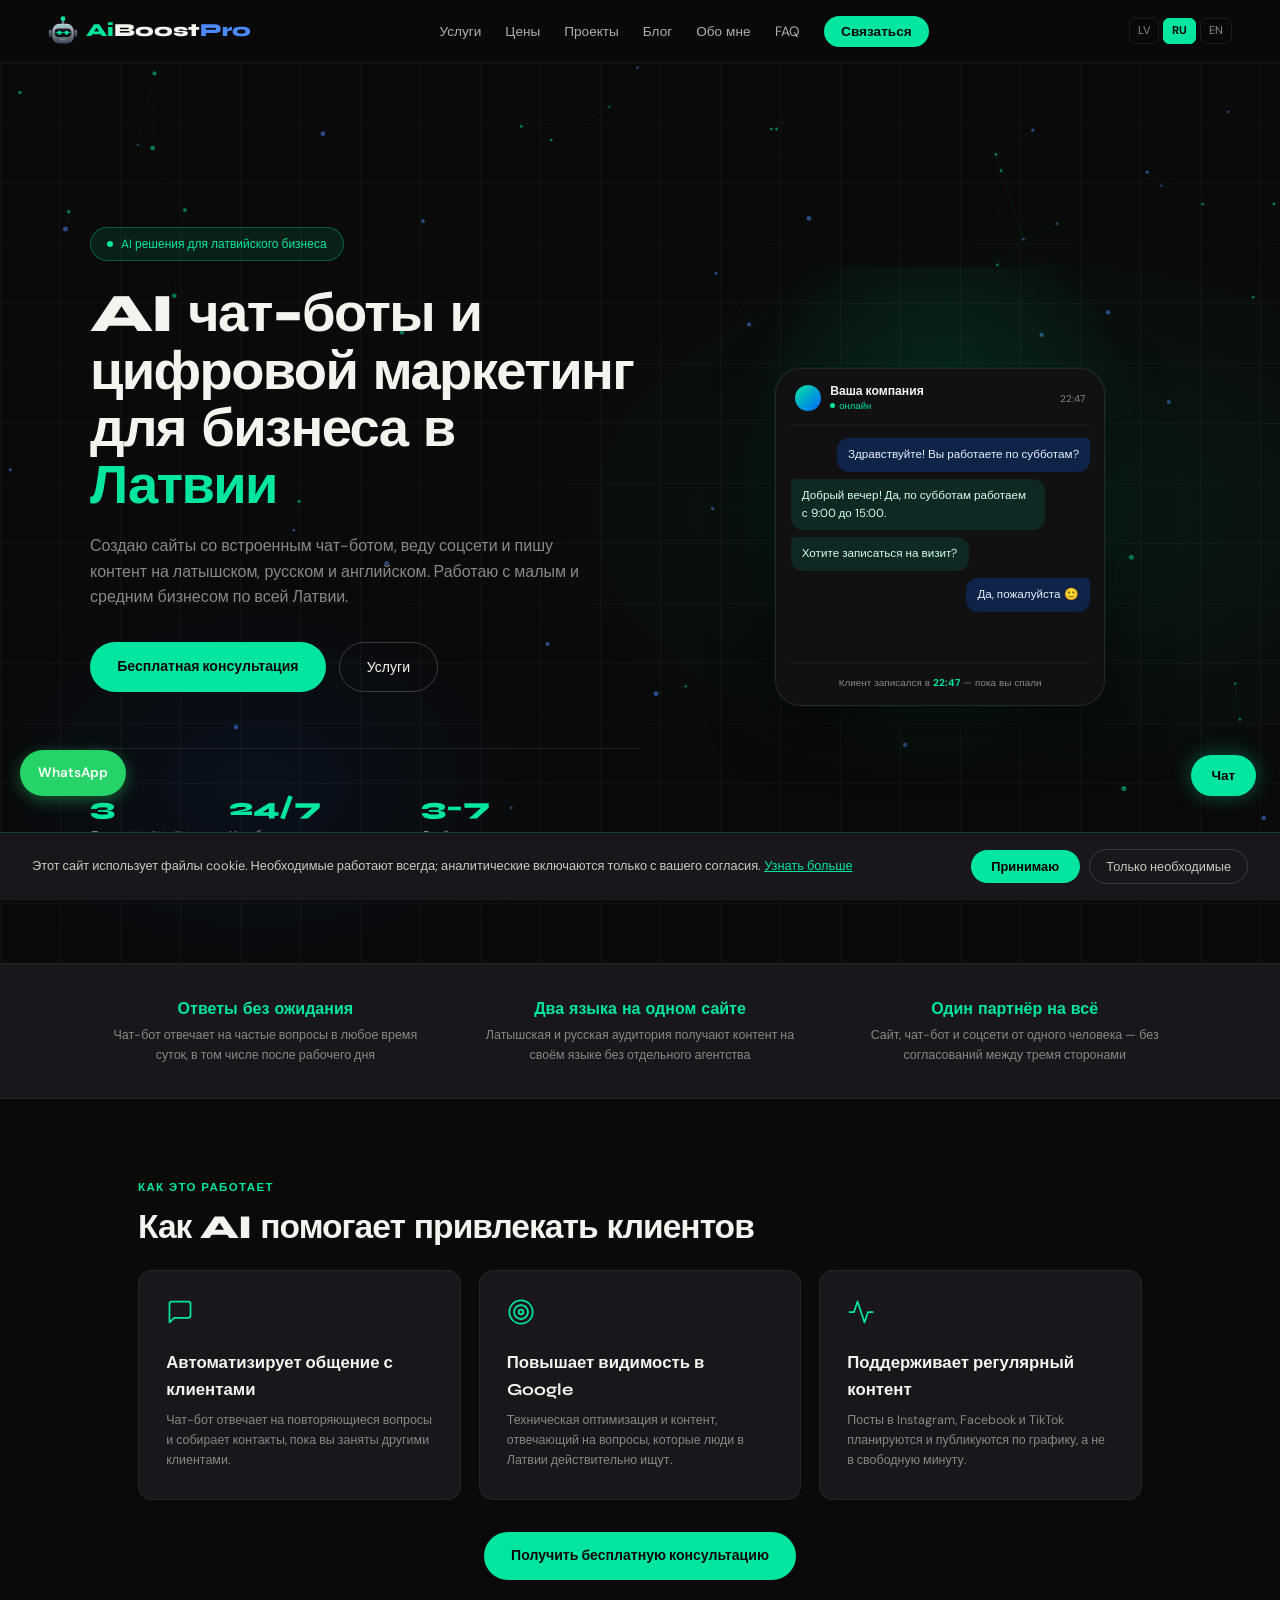
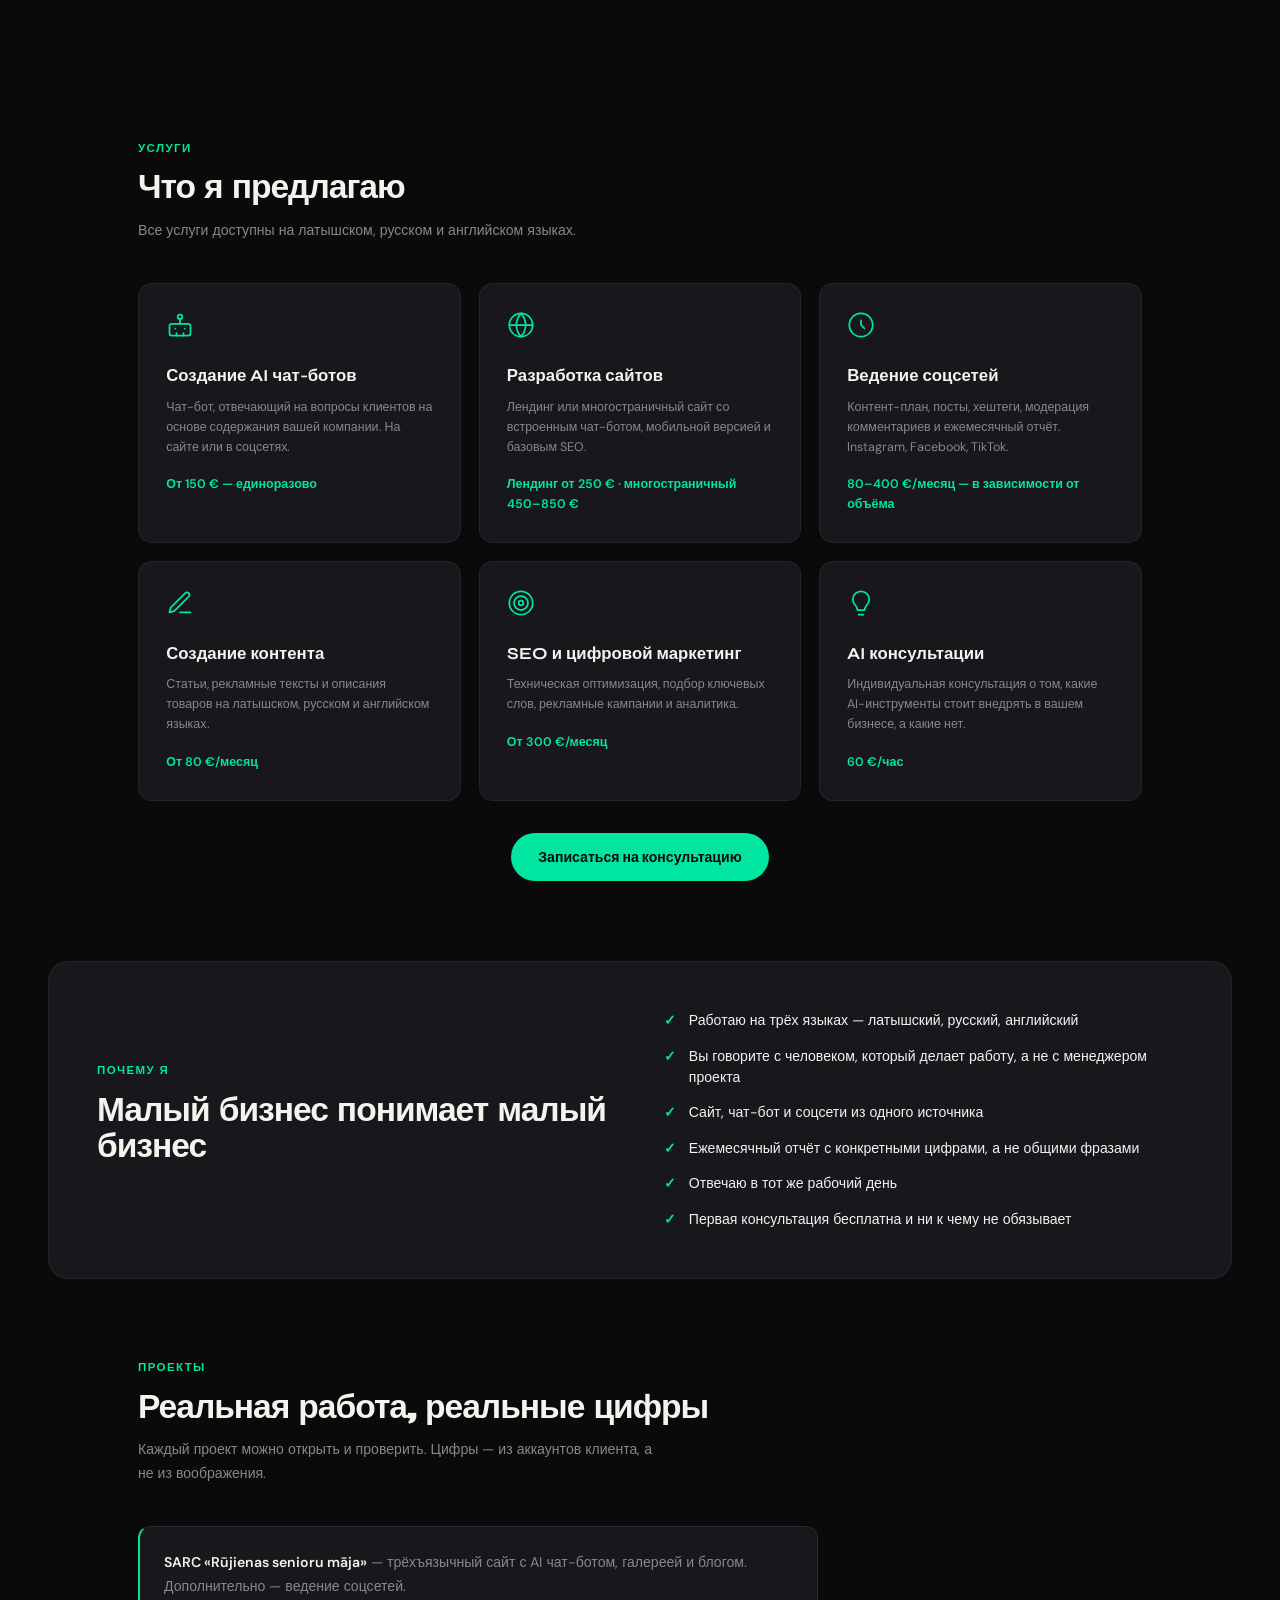
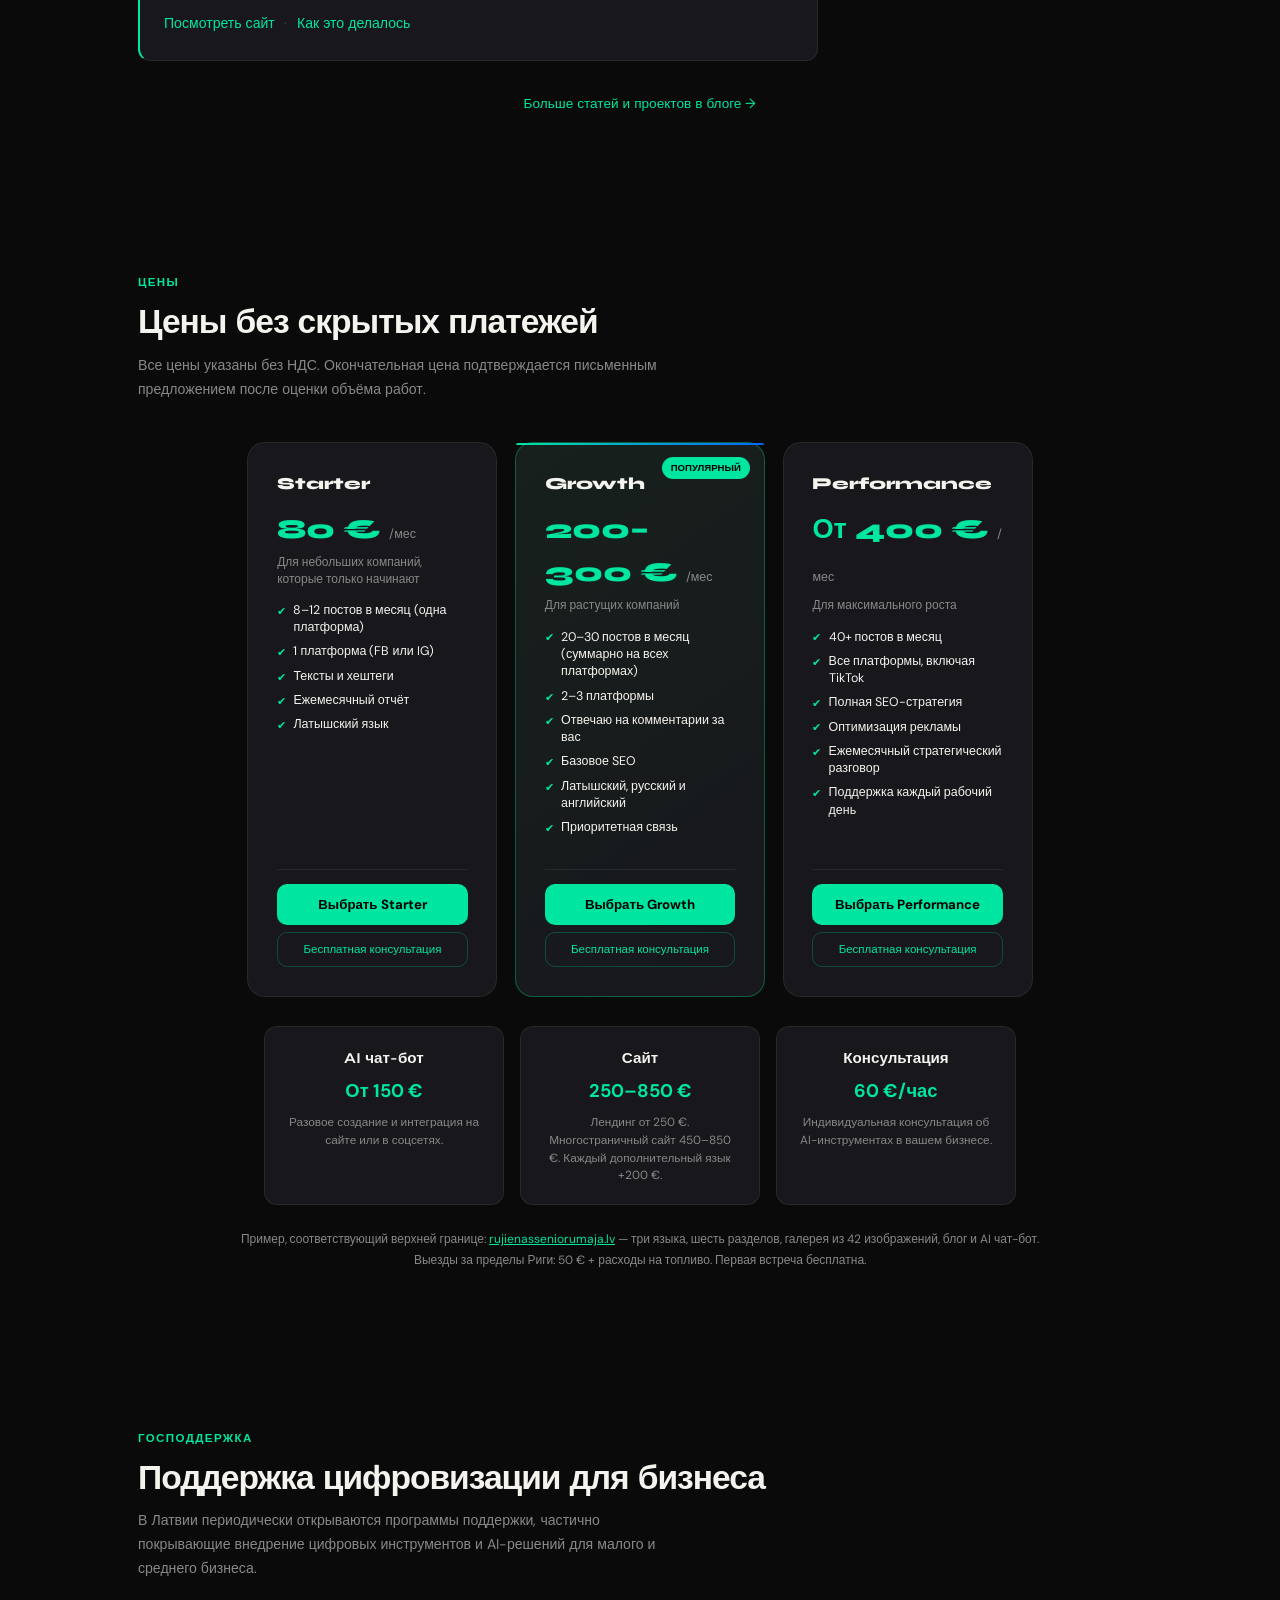
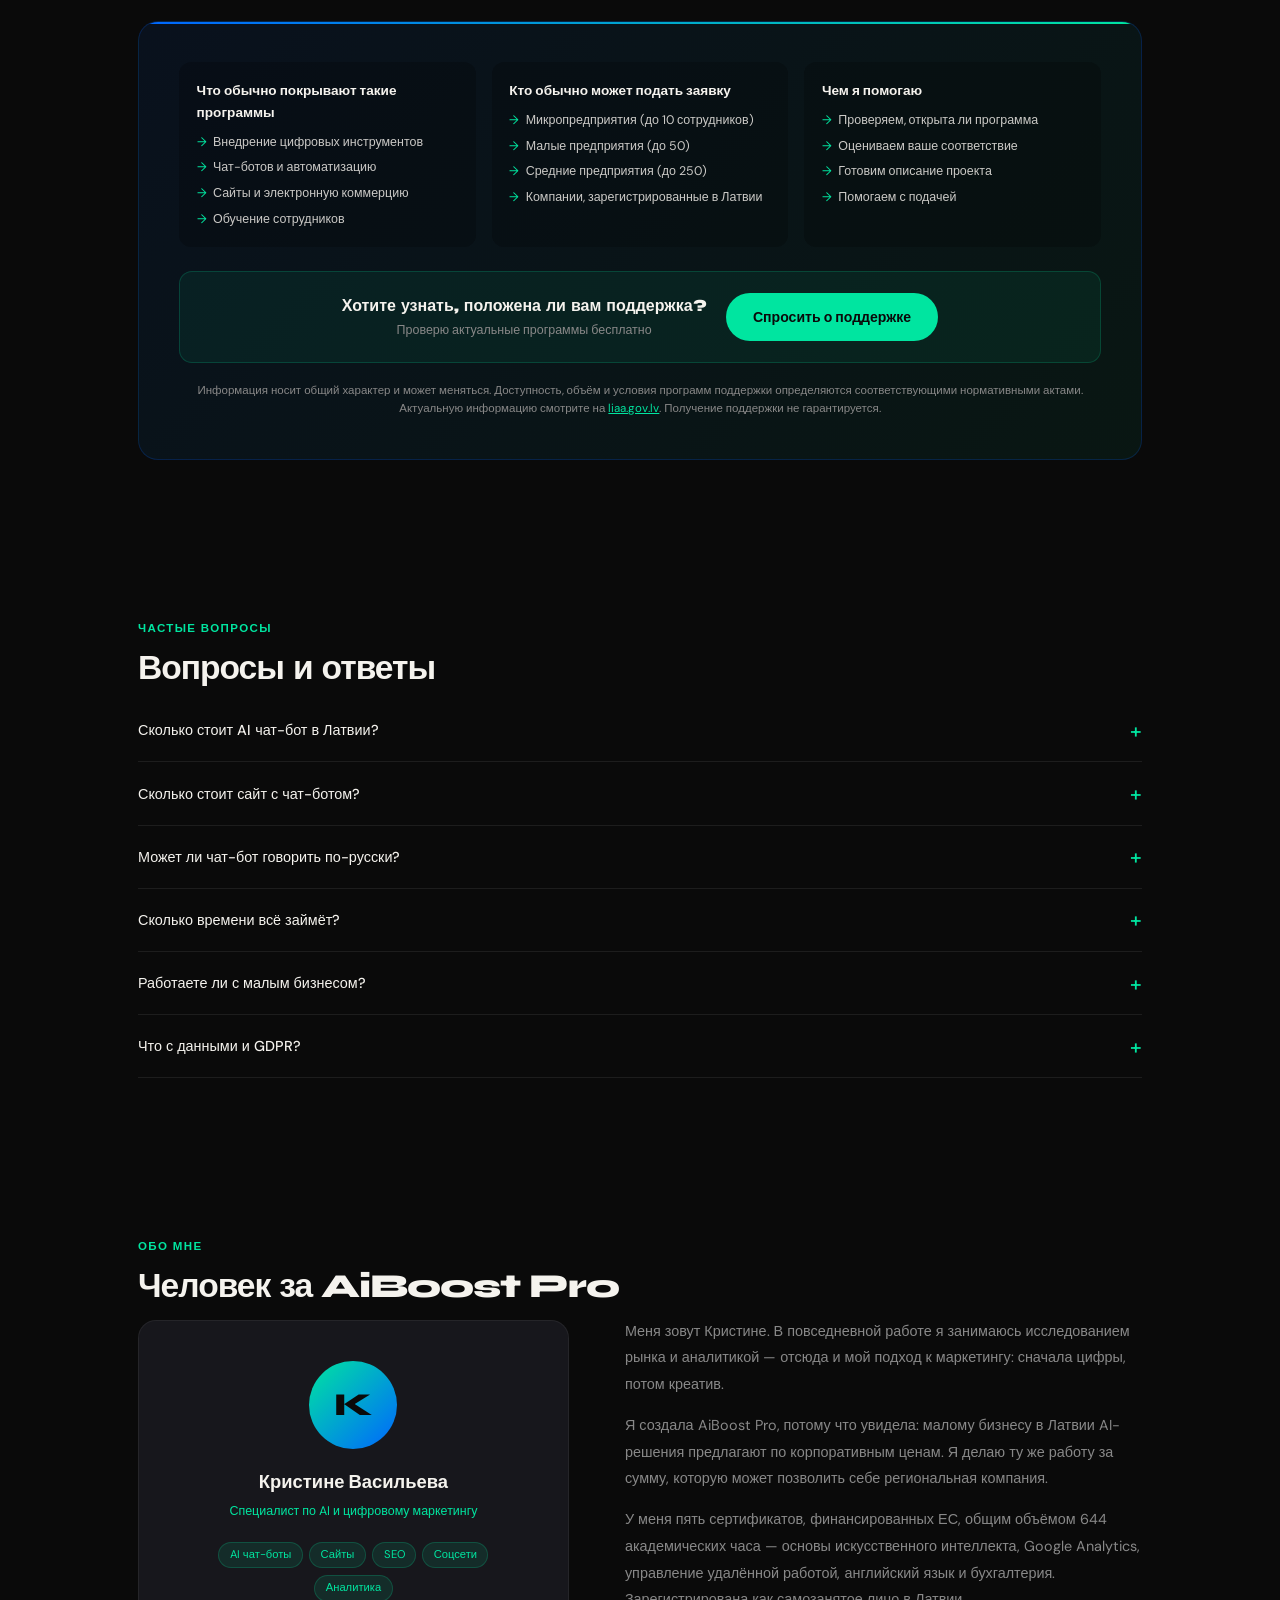
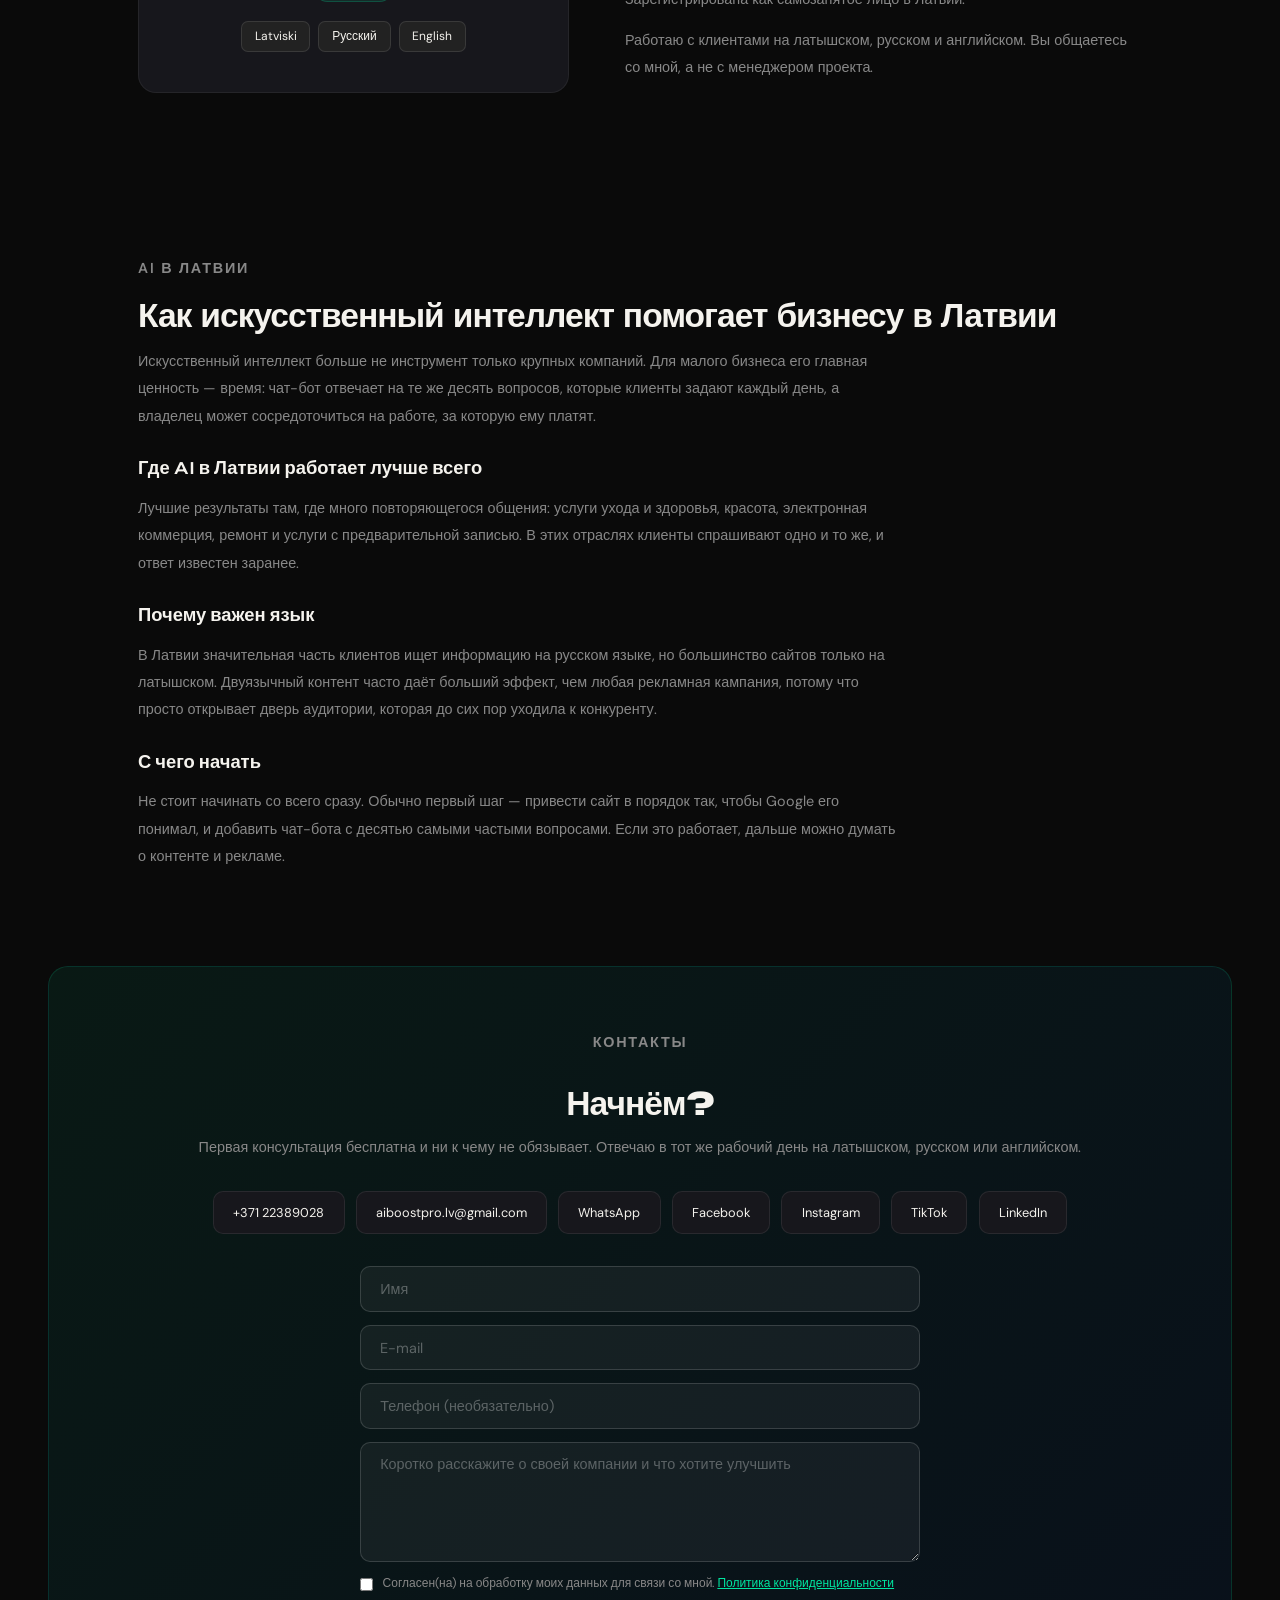
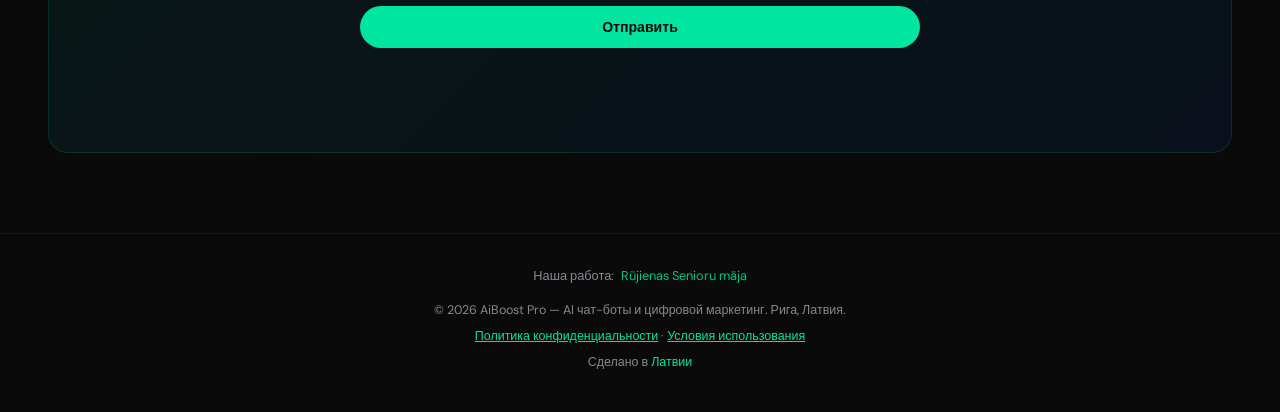
<file: ru/index.html>
<!DOCTYPE html>
<html lang="ru">
<head>
<meta charset="UTF-8">
<meta name="viewport" content="width=device-width, initial-scale=1.0">
<meta name="google-site-verification" content="dG8pB2XT4XHh5N6QUkGv60sk6DNqHIGQ9BqFExKNHuM">

<title>AI чат-боты и цифровой маркетинг в Латвии | AiBoost Pro</title>
<meta name="description" content="AI чат-боты на латышском, русском и английском от 150 €. Сайты, соцсети и SEO для малого бизнеса в Латвии. Первая консультация бесплатно.">
<meta name="author" content="AiBoost Pro">
<meta name="robots" content="index,follow">
<link rel="canonical" href="https://aiboostpro.lv/ru/">
<link rel="alternate" hreflang="lv" href="https://aiboostpro.lv/">
<link rel="alternate" hreflang="ru" href="https://aiboostpro.lv/ru/">
<link rel="alternate" hreflang="en" href="https://aiboostpro.lv/en/">
<link rel="alternate" hreflang="x-default" href="https://aiboostpro.lv/">
<link rel="sitemap" type="application/xml" href="/sitemap.xml">
<link rel="icon" href="/favicon.ico" sizes="any">
<link rel="apple-touch-icon" href="/logo-1.png">
<meta name="theme-color" content="#0a0a0a">

<meta name="geo.region" content="LV">
<meta name="geo.placename" content="Rīga">
<meta name="geo.position" content="56.9496;24.1052">
<meta name="ICBM" content="56.9496, 24.1052">

<meta property="og:type" content="website">
<meta property="og:site_name" content="AiBoost Pro">
<meta property="og:locale" content="ru_RU">
<meta property="og:title" content="AI чат-боты и цифровой маркетинг в Латвии | AiBoost Pro">
<meta property="og:description" content="AI чат-боты на латышском, русском и английском. Сайты, соцсети и SEO для малого бизнеса в Латвии.">
<meta property="og:url" content="https://aiboostpro.lv/ru/">
<meta property="og:image" content="https://aiboostpro.lv/og-image.jpg">
<meta property="og:image:width" content="1200">
<meta property="og:image:height" content="630">
<meta name="twitter:card" content="summary_large_image">
<meta name="twitter:title" content="AI чат-боты и цифровой маркетинг в Латвии | AiBoost Pro">
<meta name="twitter:description" content="AI чат-боты на латышском, русском и английском для малого бизнеса в Латвии.">
<meta name="twitter:image" content="https://aiboostpro.lv/og-image.jpg">

<script type="application/ld+json">
{
  "@context": "https://schema.org",
  "@graph": [
    {
      "@type": "ProfessionalService",
      "@id": "https://aiboostpro.lv/#organization",
      "name": "AiBoost Pro",
      "alternateName": ["AiBoost Pro Latvija", "AiBoost Pro — AI aģentūra Latvijā"],
      "disambiguatingDescription": "AiBoost Pro — латвийское агентство искусственного интеллекта и цифрового маркетинга. Не связано с брендом камер видеонаблюдения AIBOOSTPRO.",
      "description": "AiBoost Pro — латвийское агентство искусственного интеллекта и цифрового маркетинга. Разрабатывает AI чат-ботов на латышском, русском и английском языках, создаёт сайты со встроенным чат-ботом, ведёт соцсети и оказывает SEO-услуги малому и среднему бизнесу.",
      "url": "https://aiboostpro.lv/",
      "logo": "https://aiboostpro.lv/logo-1.png",
      "image": "https://aiboostpro.lv/og-image.jpg",
      "telephone": "+37122389028",
      "email": "aiboostpro.lv@gmail.com",
      "priceRange": "€60–€900",
      "openingHours": "Mo-Fr 09:00-18:00",
      "founder": {
        "@type": "Person",
        "name": "Kristīne Vasiļjeva",
        "jobTitle": "Специалист по AI и цифровому маркетингу",
        "knowsLanguage": ["lv", "ru", "en"]
      },
      "address": {
        "@type": "PostalAddress",
        "addressLocality": "Rīga",
        "addressCountry": "LV"
      },
      "geo": {
        "@type": "GeoCoordinates",
        "latitude": "56.9496",
        "longitude": "24.1052"
      },
      "areaServed": { "@type": "Country", "name": "Latvija" },
      "availableLanguage": ["lv", "ru", "en"],
      "knowsAbout": [
        "Разработка AI чат-ботов",
        "Разработка сайтов",
        "Ведение социальных сетей",
        "SEO оптимизация",
        "Создание контента на латышском и русском"
      ],
      "sameAs": [
        "https://www.facebook.com/share/1AeCYCRLKz/",
        "https://www.instagram.com/aiboostpro.lv",
        "https://www.tiktok.com/@aiboostpro.lv",
        "https://www.linkedin.com/company/aiboostpro"
      ],
      "hasOfferCatalog": {
        "@type": "OfferCatalog",
        "name": "AiBoost Pro pakalpojumi",
        "itemListElement": [
          {
            "@type": "Offer",
            "itemOffered": {
              "@type": "Service",
              "name": "Создание AI чат-ботов",
              "description": "Чат-бот с искусственным интеллектом для сайта или соцсетей, отвечающий клиентам 24/7 на латышском, русском или английском языке."
            },
            "priceSpecification": {
              "@type": "PriceSpecification",
              "minPrice": "150",
              "priceCurrency": "EUR"
            }
          },
          {
            "@type": "Offer",
            "itemOffered": {
              "@type": "Service",
              "name": "Разработка сайта с AI чат-ботом",
              "description": "Лендинг или многостраничный сайт со встроенным чат-ботом, мобильной версией и SEO. Возможны версии на латышском, русском и английском."
            },
            "priceSpecification": {
              "@type": "PriceSpecification",
              "minPrice": "250",
              "maxPrice": "850",
              "priceCurrency": "EUR"
            }
          },
          {
            "@type": "Offer",
            "itemOffered": {
              "@type": "Service",
              "name": "Ведение социальных сетей",
              "description": "Планирование, создание и публикация контента в Instagram, Facebook и TikTok, модерация комментариев и ежемесячный отчёт."
            },
            "priceSpecification": {
              "@type": "PriceSpecification",
              "minPrice": "80",
              "maxPrice": "300",
              "priceCurrency": "EUR",
              "unitText": "MONTH"
            }
          },
          {
            "@type": "Offer",
            "itemOffered": {
              "@type": "Service",
              "name": "SEO и цифровой маркетинг",
              "description": "Поисковая оптимизация, подбор ключевых слов, рекламные кампании и аналитика."
            },
            "priceSpecification": {
              "@type": "PriceSpecification",
              "minPrice": "300",
              "priceCurrency": "EUR",
              "unitText": "MONTH"
            }
          },
          {
            "@type": "Offer",
            "itemOffered": {
              "@type": "Service",
              "name": "Создание контента с помощью AI",
              "description": "Статьи, рекламные тексты и описания товаров на латышском, русском и английском языках."
            },
            "priceSpecification": {
              "@type": "PriceSpecification",
              "minPrice": "80",
              "priceCurrency": "EUR",
              "unitText": "MONTH"
            }
          }
        ]
      }
    },
    {
      "@type": "WebSite",
      "@id": "https://aiboostpro.lv/#website",
      "url": "https://aiboostpro.lv/",
      "name": "AiBoost Pro",
      "inLanguage": "ru-RU",
      "publisher": { "@id": "https://aiboostpro.lv/#organization" }
    },
    {
      "@type": "FAQPage",
      "@id": "https://aiboostpro.lv/ru/#faq",
      "mainEntity": [
        {
          "@type": "Question",
          "name": "Сколько стоит AI чат-бот в Латвии?",
          "acceptedAnswer": {
            "@type": "Answer",
            "text": "Создание AI чат-бота начинается от 150 EUR единоразово. Цена зависит от количества языков, интеграций и сложности сценариев. Первая консультация бесплатна."
          }
        },
        {
          "@type": "Question",
          "name": "Сколько стоит сайт с чат-ботом?",
          "acceptedAnswer": {
            "@type": "Answer",
            "text": "Одностраничный лендинг с чат-ботом — от 250 EUR. Многостраничный сайт с галереей, блогом и формой обратной связи — 450–850 EUR. Каждый дополнительный язык +200 EUR."
          }
        },
        {
          "@type": "Question",
          "name": "Может ли чат-бот говорить по-русски?",
          "acceptedAnswer": {
            "@type": "Answer",
            "text": "Да. Чат-боты свободно понимают и отвечают на латышском, русском и английском языках. Они обучаются на содержании сайта и документах компании, поэтому ответы точные и конкретные."
          }
        },
        {
          "@type": "Question",
          "name": "Сколько времени занимает создание сайта с чат-ботом?",
          "acceptedAnswer": {
            "@type": "Answer",
            "text": "Лендинг с чат-ботом обычно готов за 3–7 рабочих дней. Многостраничный сайт на нескольких языках занимает 2–4 недели в зависимости от объёма контента."
          }
        },
        {
          "@type": "Question",
          "name": "Работаете ли вы с малым бизнесом?",
          "acceptedAnswer": {
            "@type": "Answer",
            "text": "Да, малый и средний бизнес — основная аудитория. Пакеты по ведению соцсетей начинаются от 80 EUR в месяц."
          }
        },
        {
          "@type": "Question",
          "name": "Что такое AiBoost Pro?",
          "acceptedAnswer": {
            "@type": "Answer",
            "text": "AiBoost Pro — латвийское агентство искусственного интеллекта и цифрового маркетинга, сайт которого aiboostpro.lv. Компания разрабатывает AI чат-ботов, сайты, ведёт соцсети и оказывает SEO-услуги на латышском, русском и английском языках."
          }
        }
      ]
    }
  ]
}
</script>

<link rel="preconnect" href="https://fonts.googleapis.com">
<link rel="preconnect" href="https://fonts.gstatic.com" crossorigin>
<link rel="preload" as="style" href="https://fonts.googleapis.com/css2?family=Syne:wght@700;800&family=DM+Sans:wght@300;400;500&display=swap">
<link rel="stylesheet" href="https://fonts.googleapis.com/css2?family=Syne:wght@700;800&family=DM+Sans:wght@300;400;500&display=swap" media="print" onload="this.media='all'">
<noscript><link rel="stylesheet" href="https://fonts.googleapis.com/css2?family=Syne:wght@700;800&family=DM+Sans:wght@300;400;500&display=swap"></noscript>

<style>
*,*::before,*::after{margin:0;padding:0;box-sizing:border-box;}
:root{--black:#0a0a0a;--white:#f5f3ee;--accent:#00e5a0;--accent2:#0066ff;--gray:#17171c;--gray2:#222;--muted:#888;}
html{scroll-behavior:smooth;}
body{background:var(--black);color:var(--white);font-family:"DM Sans",sans-serif;line-height:1.6;overflow-x:hidden;}
a{color:var(--accent);}
img{max-width:100%;height:auto;}

.skip-link{position:absolute;top:-100px;left:0;background:var(--accent);color:#000;padding:8px 16px;font-weight:700;z-index:99999;transition:top 0.2s;}
.skip-link:focus{top:0;}
:focus-visible{outline:2px solid var(--accent);outline-offset:3px;}

nav{position:fixed;top:0;left:0;right:0;z-index:200;display:flex;justify-content:space-between;align-items:center;padding:1rem 3rem;background:rgba(10,10,10,0.96);backdrop-filter:blur(12px);border-bottom:1px solid rgba(255,255,255,0.06);}
.logo{font-family:"Syne",sans-serif;font-weight:800;font-size:1.15rem;color:var(--white);text-decoration:none;display:flex;align-items:center;gap:0.5rem;}
.logo .ai{color:var(--accent);}
.logo .pro{color:#4d8aff;}
.logo-bot{width:30px;height:30px;flex-shrink:0;animation:botFloat 4s ease-in-out infinite;}
@keyframes botFloat{0%,100%{transform:translateY(0);}50%{transform:translateY(-2.5px);}}
.bot-orb{animation:orbPulse 2.2s ease-in-out infinite;transform-origin:center;}
@keyframes orbPulse{0%,100%{opacity:1;}50%{opacity:0.35;}}
.bot-eye{animation:botBlink 5s infinite;transform-origin:center;}
@keyframes botBlink{0%,92%,100%{transform:scaleY(1);}95%{transform:scaleY(0.12);}}
.bot-scan{animation:botScan 3.5s ease-in-out infinite;}
@keyframes botScan{0%,100%{opacity:0;}45%{opacity:0.55;}55%{opacity:0.55;}}
.nav-links{display:flex;gap:1.5rem;list-style:none;align-items:center;}
.nav-links a{color:var(--white);text-decoration:none;font-size:0.85rem;opacity:0.7;transition:opacity 0.2s;}
.nav-links a:hover{opacity:1;}
.nav-cta{background:var(--accent)!important;color:var(--black)!important;opacity:1!important;padding:0.45rem 1.1rem;border-radius:100px;font-weight:600!important;}
.lang-switch{display:flex;gap:0.25rem;margin-left:0.7rem;}
.lang-switch a{font-size:0.7rem;padding:0.22rem 0.5rem;border-radius:6px;border:1px solid rgba(255,255,255,0.15);color:var(--white);text-decoration:none;opacity:0.55;transition:all 0.2s;}
.lang-switch a:hover{opacity:1;}
.lang-switch a.active{background:var(--accent);color:#000;border-color:var(--accent);opacity:1;font-weight:700;}
.nav-right{display:flex;align-items:center;}
.hamburger{display:none;flex-direction:column;gap:5px;cursor:pointer;background:none;border:none;padding:5px;z-index:201;}
.hamburger span{display:block;width:22px;height:2px;background:var(--white);border-radius:2px;transition:all 0.3s ease;}
.hamburger.active span:nth-child(1){transform:rotate(45deg) translate(5px,5px);}
.hamburger.active span:nth-child(2){opacity:0;}
.hamburger.active span:nth-child(3){transform:rotate(-45deg) translate(5px,-5px);}
.mobile-menu{display:none;position:fixed;top:61px;left:0;right:0;background:rgba(10,10,10,0.98);z-index:199;border-bottom:1px solid rgba(255,255,255,0.08);padding:0.5rem 0;}
.mobile-menu.open{display:block;}
.mobile-menu a{display:block;color:var(--white);text-decoration:none;padding:0.9rem 2rem;font-size:1rem;border-bottom:1px solid rgba(255,255,255,0.05);}
.mobile-menu a:last-child{color:var(--accent);font-weight:600;border:none;}

.hero{min-height:100vh;display:flex;align-items:center;padding:7rem 3rem 4rem;position:relative;overflow:hidden;}
#particles-bg{position:fixed;inset:0;width:100%;height:100%;z-index:0;pointer-events:none;opacity:0.55;}
body>nav,body>main,body>footer{position:relative;z-index:1;}
#wa-btn,#chat-btn,#chat-window,.back-to-top,#cookie-banner{position:fixed!important;}
body>nav{z-index:200;}
.hero,.section-wrap,.why-section,.contact-section,.strip{position:relative;}
.hero-bg{position:absolute;inset:0;background:radial-gradient(ellipse 60% 50% at 80% 50%,rgba(0,229,160,0.08),transparent 70%),radial-gradient(ellipse 40% 40% at 20% 80%,rgba(0,102,255,0.08),transparent 60%);pointer-events:none;}
.hero-grid{position:absolute;inset:0;background-image:linear-gradient(rgba(255,255,255,0.03) 1px,transparent 1px),linear-gradient(90deg,rgba(255,255,255,0.03) 1px,transparent 1px);background-size:60px 60px;pointer-events:none;}
.hero-content{position:relative;max-width:1100px;margin:0 auto;width:100%;display:grid;grid-template-columns:1.05fr 0.95fr;gap:3rem;align-items:center;}
.hero-left{min-width:0;}

/* --- Animēts čata demo --- */
.hero-demo{position:relative;justify-self:center;width:100%;max-width:330px;animation:fadeUp 0.7s 0.35s ease both;}
.demo-phone{background:#111114;border:1px solid rgba(255,255,255,0.09);border-radius:26px;padding:0.9rem;box-shadow:0 20px 60px rgba(0,0,0,0.55),0 0 0 1px rgba(0,229,160,0.06);}
.demo-glow{position:absolute;inset:-30% -20%;background:radial-gradient(ellipse at 50% 40%,rgba(0,229,160,0.16),transparent 65%);pointer-events:none;z-index:-1;}
.demo-bar{display:flex;align-items:center;gap:0.55rem;padding:0 0.3rem 0.75rem;border-bottom:1px solid rgba(255,255,255,0.06);margin-bottom:0.75rem;}
.demo-dot{width:26px;height:26px;border-radius:50%;background:linear-gradient(135deg,var(--accent),var(--accent2));flex-shrink:0;}
.demo-name{font-family:"Syne",sans-serif;font-size:0.76rem;font-weight:700;line-height:1.2;}
.demo-live{font-size:0.6rem;color:var(--accent);display:flex;align-items:center;gap:0.25rem;}
.demo-live::before{content:"";width:5px;height:5px;border-radius:50%;background:var(--accent);animation:pulse 2s infinite;}
.demo-time{margin-left:auto;font-size:0.62rem;color:var(--muted);}
.demo-feed{display:flex;flex-direction:column;gap:0.45rem;min-height:212px;}
.demo-msg{font-size:0.73rem;line-height:1.5;padding:0.5rem 0.7rem;max-width:85%;opacity:0;transform:translateY(8px);animation:msgIn 0.45s ease forwards;}
.demo-msg.u{align-self:flex-end;background:rgba(0,102,255,0.22);border-radius:12px 4px 12px 12px;color:#e8f0ff;}
.demo-msg.b{align-self:flex-start;background:rgba(0,229,160,0.11);border-radius:4px 12px 12px 12px;color:#d3fff0;}
.demo-msg:nth-child(1){animation-delay:1.0s;}
.demo-msg:nth-child(2){animation-delay:2.4s;}
.demo-msg:nth-child(3){animation-delay:4.6s;}
.demo-msg:nth-child(4){animation-delay:6.0s;}
@keyframes msgIn{to{opacity:1;transform:translateY(0);}}
.demo-typing{align-self:flex-start;display:flex;gap:3px;padding:0.6rem 0.75rem;background:rgba(0,229,160,0.11);border-radius:4px 12px 12px 12px;opacity:0;animation:typeShow 2.2s 2.4s ease forwards;}
@keyframes typeShow{0%{opacity:0;}12%{opacity:1;}88%{opacity:1;}100%{opacity:0;height:0;padding:0;margin-top:-0.45rem;}}
.demo-typing i{width:5px;height:5px;border-radius:50%;background:var(--accent);display:block;animation:bounce 1.2s infinite;}
.demo-typing i:nth-child(2){animation-delay:0.15s;}
.demo-typing i:nth-child(3){animation-delay:0.3s;}
@keyframes bounce{0%,60%,100%{transform:translateY(0);opacity:0.4;}30%{transform:translateY(-4px);opacity:1;}}
.demo-foot{margin-top:0.75rem;padding-top:0.7rem;border-top:1px solid rgba(255,255,255,0.06);font-size:0.62rem;color:var(--muted);text-align:center;opacity:0;animation:msgIn 0.5s 7.2s ease forwards;}
.demo-foot b{color:var(--accent);font-weight:700;}
.hero-tag{display:inline-flex;align-items:center;gap:0.5rem;background:rgba(0,229,160,0.1);border:1px solid rgba(0,229,160,0.3);color:var(--accent);font-size:0.75rem;padding:0.4rem 1rem;border-radius:100px;margin-bottom:1.5rem;}
.hero-tag::before{content:"";width:6px;height:6px;background:var(--accent);border-radius:50%;animation:pulse 2s infinite;}
@keyframes pulse{0%,100%{opacity:1;}50%{opacity:0.3;}}
@keyframes fadeUp{from{opacity:0;transform:translateY(20px);}to{opacity:1;transform:translateY(0);}}
.hero h1{font-family:"Syne",sans-serif;font-size:clamp(1.9rem,4.6vw,3.4rem);font-weight:800;line-height:1.05;letter-spacing:-0.03em;margin-bottom:1.2rem;animation:fadeUp 0.7s ease both;}
.hero h1 em{font-style:normal;color:var(--accent);}
.hero-sub{font-size:1rem;color:var(--muted);max-width:520px;margin-bottom:2rem;animation:fadeUp 0.7s 0.1s ease both;}
.hero-actions{display:flex;gap:0.8rem;flex-wrap:wrap;animation:fadeUp 0.7s 0.2s ease both;}
.btn-primary{background:var(--accent);color:var(--black);padding:0.8rem 1.7rem;border-radius:100px;font-weight:600;font-size:0.88rem;text-decoration:none;transition:transform 0.2s,box-shadow 0.2s;display:inline-block;}
.btn-primary:hover{transform:translateY(-2px);box-shadow:0 0 25px rgba(0,229,160,0.35);}
.btn-secondary{border:1px solid rgba(255,255,255,0.2);color:var(--white);padding:0.8rem 1.7rem;border-radius:100px;font-size:0.88rem;text-decoration:none;display:inline-block;transition:border-color 0.2s;}
.btn-secondary:hover{border-color:rgba(255,255,255,0.5);}
.hero-stats{display:flex;gap:2.5rem;margin-top:3.5rem;padding-top:2.5rem;border-top:1px solid rgba(255,255,255,0.08);animation:fadeUp 0.7s 0.3s ease both;flex-wrap:wrap;}
.stat-num{font-family:"Syne",sans-serif;font-size:1.5rem;font-weight:800;color:var(--accent);}
.stat-label{font-size:0.75rem;color:var(--muted);}

.strip{background:var(--gray);border-top:1px solid rgba(255,255,255,0.05);border-bottom:1px solid rgba(255,255,255,0.05);padding:1.5rem 3rem;}
.strip-inner{max-width:1100px;margin:0 auto;display:flex;flex-wrap:wrap;gap:1.5rem;justify-content:center;text-align:center;}
.strip-item{flex:1;min-width:200px;padding:0.5rem;}
.strip-item h2{font-family:"Syne",sans-serif;font-size:1rem;font-weight:800;color:var(--accent);margin-bottom:0.3rem;}
.strip-item p{font-size:0.78rem;color:var(--muted);}

.section-wrap{padding:5rem 3rem;max-width:1100px;margin:0 auto;}
.section-tag{font-size:0.72rem;font-weight:600;color:var(--accent);letter-spacing:0.12em;text-transform:uppercase;margin-bottom:0.7rem;}
.section-wrap h2,.why-section h2,.contact-section h2{font-family:"Syne",sans-serif;font-size:clamp(1.5rem,3vw,2.1rem);font-weight:800;letter-spacing:-0.03em;line-height:1.1;margin-bottom:0.8rem;}
.section-desc{color:var(--muted);font-size:0.88rem;max-width:520px;margin-bottom:2.5rem;line-height:1.7;}
.prose p{color:var(--muted);font-size:0.9rem;line-height:1.9;margin-bottom:1rem;max-width:760px;}
.prose h3{font-family:"Syne",sans-serif;font-size:1.15rem;font-weight:700;margin:1.5rem 0 0.7rem;}

.services-grid{display:grid;grid-template-columns:repeat(auto-fit,minmax(250px,1fr));gap:1.1rem;}
.service-card{background:var(--gray);border:1px solid rgba(255,255,255,0.06);border-radius:14px;padding:1.7rem;transition:transform 0.3s,border-color 0.3s;position:relative;overflow:hidden;}
.service-card::before{content:"";position:absolute;top:0;left:0;right:0;height:2px;background:linear-gradient(90deg,var(--accent),var(--accent2));opacity:0;transition:opacity 0.3s;}
.service-card:hover{transform:translateY(-4px);border-color:rgba(0,229,160,0.2);}
.service-card:hover::before{opacity:1;}
.service-icon{margin-bottom:1rem;display:block;color:var(--accent);}
.service-card h3{font-family:"Syne",sans-serif;font-size:1.05rem;font-weight:700;margin-bottom:0.5rem;}
.service-card p{color:var(--muted);font-size:0.78rem;line-height:1.6;}
.service-price{margin-top:1.1rem;font-size:0.78rem;color:var(--accent);font-weight:600;}

.why-section{background:var(--gray);border-radius:20px;padding:3rem;margin:0 3rem;display:grid;grid-template-columns:1fr 1fr;gap:3rem;align-items:center;border:1px solid rgba(255,255,255,0.06);}
.why-list{list-style:none;display:flex;flex-direction:column;gap:0.9rem;}
.why-list li{display:flex;gap:0.8rem;font-size:0.88rem;line-height:1.5;}
.why-list li::before{content:"✓";color:var(--accent);font-weight:700;flex-shrink:0;}

.case-grid{display:grid;grid-template-columns:repeat(auto-fit,minmax(280px,1fr));gap:1rem;margin-top:1.5rem;}
.case-card{background:var(--gray);border:1px solid rgba(0,229,160,0.15);border-radius:16px;padding:1.5rem;position:relative;overflow:hidden;}
.case-card::before{content:"";position:absolute;top:0;left:0;right:0;height:2px;background:linear-gradient(90deg,var(--accent),var(--accent2));}
.case-label{font-size:0.7rem;color:var(--accent);font-weight:600;letter-spacing:0.1em;text-transform:uppercase;margin-bottom:0.7rem;}
.case-num{font-family:"Syne",sans-serif;font-size:clamp(1.3rem,4vw,1.6rem);font-weight:800;color:var(--accent);line-height:1.15;}
.case-title{font-weight:600;margin:0.3rem 0 0.5rem;font-size:0.92rem;}
.case-card p{font-size:0.78rem;color:var(--muted);line-height:1.6;}
.case-quiet{background:var(--gray);border:1px solid rgba(255,255,255,0.07);border-left:2px solid var(--accent);border-radius:12px;padding:1.5rem;max-width:680px;}
.case-quiet p{color:var(--muted);font-size:0.88rem;line-height:1.7;margin-bottom:0.8rem;}
.case-quiet strong{color:var(--white);font-weight:600;}
.case-quiet-links{display:flex;gap:0.6rem;align-items:center;font-size:0.82rem;margin-bottom:0!important;}
.case-quiet-links a{color:var(--accent);text-decoration:none;}
.case-quiet-links a:hover{text-decoration:underline;}
.case-quiet-links span{color:rgba(255,255,255,0.2);}


.pricing-grid{display:flex;flex-wrap:wrap;justify-content:center;gap:1.1rem;margin-top:1.5rem;}
.pc{background:var(--gray);border:1px solid rgba(255,255,255,0.07);border-radius:18px;padding:1.8rem;width:250px;position:relative;transition:transform 0.3s,border-color 0.3s;display:flex;flex-direction:column;}
.pc::before{content:"";position:absolute;top:0;left:0;right:0;height:2px;background:linear-gradient(90deg,var(--accent),var(--accent2));opacity:0;transition:opacity 0.3s;border-radius:18px 18px 0 0;}
.pc:hover{transform:translateY(-5px);border-color:rgba(0,229,160,0.22);}
.pc:hover::before,.pc.pop::before{opacity:1;}
.pc.pop{border-color:rgba(0,229,160,0.32);background:linear-gradient(145deg,#17201c,#17171c);}
.pop-badge{position:absolute;top:0.9rem;right:0.9rem;background:var(--accent);color:#000;font-size:0.6rem;font-weight:800;padding:0.2rem 0.55rem;border-radius:100px;text-transform:uppercase;}
.pc-name{font-family:"Syne",sans-serif;font-size:1.05rem;font-weight:800;margin-bottom:0.2rem;}
.pc-price{font-family:"Syne",sans-serif;font-size:1.7rem;font-weight:800;color:var(--accent);margin:0.4rem 0 0.15rem;}
.pc-price span{font-size:0.78rem;color:var(--muted);font-family:"DM Sans",sans-serif;font-weight:400;}
.pc-desc{color:var(--muted);font-size:0.75rem;margin-bottom:0.9rem;line-height:1.4;}
.pc-features{list-style:none;display:flex;flex-direction:column;gap:0.42rem;margin-bottom:auto;padding-bottom:1.1rem;font-size:0.78rem;}
.pc-features li{display:flex;gap:0.45rem;line-height:1.4;}
.pc-features li::before{content:"✔";color:var(--accent);font-size:0.68rem;flex-shrink:0;margin-top:0.12rem;}
.pc-divider{border:none;border-top:1px solid rgba(255,255,255,0.07);margin:0.9rem 0;}
.pc-btn{width:100%;padding:0.75rem;border-radius:10px;border:none;font-family:"DM Sans",sans-serif;font-size:0.83rem;font-weight:700;cursor:pointer;transition:all 0.2s;margin-bottom:0.45rem;background:var(--accent);color:#000;}
.pc-btn:hover{box-shadow:0 0 20px rgba(0,229,160,0.38);}
.pc-consult{width:100%;padding:0.45rem;border-radius:10px;border:1px solid rgba(0,229,160,0.25);background:transparent;color:var(--accent);font-size:0.72rem;cursor:pointer;font-family:"DM Sans",sans-serif;text-decoration:none;display:block;text-align:center;}
.pc-consult:hover{background:rgba(0,229,160,0.07);}
.extras-grid{display:flex;flex-wrap:wrap;gap:1rem;justify-content:center;margin-top:1.8rem;}
.extra-card{background:var(--gray);border:1px solid rgba(255,255,255,0.07);border-radius:13px;padding:1.2rem 1.4rem;width:240px;text-align:center;}
.extra-card h3{font-family:"Syne",sans-serif;font-size:0.95rem;font-weight:700;margin-bottom:0.25rem;}
.extra-card .ep{color:var(--accent);font-weight:700;font-size:1.15rem;margin:0.4rem 0 0.5rem;}
.extra-card p{color:var(--muted);font-size:0.74rem;line-height:1.5;}
.price-note{text-align:center;color:var(--muted);font-size:0.75rem;margin-top:1.5rem;line-height:1.7;}

.liaa-box{background:linear-gradient(135deg,rgba(0,102,255,0.08),rgba(0,229,160,0.06));border:1px solid rgba(0,102,255,0.2);border-radius:20px;padding:2.5rem;position:relative;overflow:hidden;}
.liaa-box::before{content:"";position:absolute;top:0;left:0;right:0;height:2px;background:linear-gradient(90deg,#0066ff,#00e5a0);}
.liaa-grid{display:grid;grid-template-columns:repeat(auto-fit,minmax(200px,1fr));gap:1rem;margin-bottom:1.5rem;}
.liaa-card{background:rgba(0,0,0,0.22);border-radius:12px;padding:1.1rem;}
.liaa-card h3{font-weight:700;font-size:0.85rem;margin-bottom:0.6rem;}
.liaa-card ul{list-style:none;display:flex;flex-direction:column;gap:0.35rem;}
.liaa-card li{font-size:0.78rem;color:rgba(245,243,238,0.82);display:flex;gap:0.4rem;}
.liaa-card li::before{content:"→";color:var(--accent);flex-shrink:0;}
.liaa-cta{background:rgba(0,229,160,0.07);border:1px solid rgba(0,229,160,0.18);border-radius:13px;padding:1.3rem;text-align:center;display:flex;flex-wrap:wrap;align-items:center;justify-content:center;gap:1.2rem;}
.liaa-cta-title{font-family:"Syne",sans-serif;font-weight:800;font-size:1rem;margin-bottom:0.15rem;}
.liaa-cta-sub{color:var(--muted);font-size:0.78rem;}
.disclaimer{font-size:0.72rem;color:var(--muted);text-align:center;margin-top:1.2rem;line-height:1.6;}

.faq-item{border-bottom:1px solid rgba(255,255,255,0.08);}
.faq-question{display:flex;justify-content:space-between;align-items:center;padding:1.1rem 0;cursor:pointer;font-size:0.9rem;font-weight:500;transition:color 0.2s;user-select:none;width:100%;background:none;border:none;color:var(--white);text-align:left;font-family:"DM Sans",sans-serif;}
.faq-question:hover{color:var(--accent);}
.faq-icon{color:var(--accent);font-size:1.3rem;transition:transform 0.3s;flex-shrink:0;margin-left:1rem;}
.faq-item.open .faq-icon{transform:rotate(45deg);}
.faq-answer{max-height:0;overflow:hidden;transition:max-height 0.4s ease;color:var(--muted);font-size:0.88rem;line-height:1.7;}
.faq-item.open .faq-answer{max-height:400px;padding-bottom:1.1rem;}

.about-grid{display:grid;grid-template-columns:1fr 1.2fr;gap:3.5rem;align-items:center;}
.about-visual{background:var(--gray);border-radius:18px;padding:2.5rem;border:1px solid rgba(255,255,255,0.06);text-align:center;}
.avatar-circle{width:88px;height:88px;background:linear-gradient(135deg,var(--accent),var(--accent2));border-radius:50%;margin:0 auto 1.2rem;display:flex;align-items:center;justify-content:center;font-family:"Syne",sans-serif;font-size:2rem;font-weight:800;color:var(--black);}
.about-name{font-family:"Syne",sans-serif;font-size:1.15rem;font-weight:700;margin-bottom:0.3rem;}
.about-role{color:var(--accent);font-size:0.78rem;margin-bottom:1.2rem;}
.skills-tags{display:flex;flex-wrap:wrap;gap:0.4rem;justify-content:center;}
.skill-tag{background:rgba(0,229,160,0.1);border:1px solid rgba(0,229,160,0.2);color:var(--accent);font-size:0.7rem;padding:0.22rem 0.65rem;border-radius:100px;}
.lang-badges{display:flex;gap:0.5rem;margin-top:1.2rem;flex-wrap:wrap;justify-content:center;}
.lang-badge{background:var(--gray2);border:1px solid rgba(255,255,255,0.1);padding:0.3rem 0.8rem;border-radius:7px;font-size:0.75rem;}
.about-text p{color:var(--muted);line-height:1.85;margin-bottom:0.9rem;font-size:0.9rem;}

.contact-section{background:linear-gradient(135deg,rgba(0,229,160,0.07),rgba(0,102,255,0.07));border:1px solid rgba(0,229,160,0.15);border-radius:20px;padding:4rem 3rem;margin:0 3rem 5rem;text-align:center;}
.contact-section > p{color:var(--muted);font-size:0.9rem;margin-bottom:2rem;}
.contact-links{display:flex;gap:0.7rem;justify-content:center;flex-wrap:wrap;}
.contact-item{display:flex;align-items:center;gap:0.45rem;background:var(--gray);border:1px solid rgba(255,255,255,0.08);padding:0.65rem 1.2rem;border-radius:10px;font-size:0.8rem;color:var(--white);text-decoration:none;transition:border-color 0.2s,transform 0.2s;}
.contact-item:hover{border-color:var(--accent);transform:translateY(-2px);}
.contact-form{max-width:560px;margin:2rem auto 0;display:flex;flex-direction:column;gap:0.8rem;text-align:left;}
.contact-form input,.contact-form textarea{padding:0.8rem 1.2rem;border-radius:10px;border:1px solid rgba(255,255,255,0.15);background:rgba(255,255,255,0.05);color:#fff;font-size:0.9rem;font-family:"DM Sans",sans-serif;outline:none;transition:border-color 0.2s;width:100%;}
.contact-form input:focus,.contact-form textarea:focus{border-color:var(--accent);}
.contact-form textarea{min-height:120px;resize:vertical;}
.contact-form input::placeholder,.contact-form textarea::placeholder{color:rgba(255,255,255,0.3);}
.form-consent{display:flex;gap:0.6rem;align-items:flex-start;font-size:0.75rem;color:var(--muted);}
.form-consent input{width:auto;flex-shrink:0;margin-top:0.2rem;}
.form-status{font-size:0.82rem;margin-top:0.5rem;min-height:1.2rem;}

footer{text-align:center;padding:2rem 3rem;color:var(--muted);font-size:0.78rem;border-top:1px solid rgba(255,255,255,0.06);}
footer p{margin-bottom:0.4rem;}
footer span{color:var(--accent);}
.foot-portfolio{display:flex;align-items:center;justify-content:center;gap:0.4rem;font-size:0.8rem;color:#9aa2ad;opacity:0.85;margin-bottom:0.9rem;}
.foot-portfolio a{color:var(--accent);text-decoration:none;}
.foot-portfolio a:hover{text-decoration:underline;}

.fade-up{opacity:0;transform:translateY(25px);transition:opacity 0.6s ease,transform 0.6s ease;}
.fade-up.visible{opacity:1;transform:translateY(0);}

#wa-btn{position:fixed;bottom:20px;left:20px;width:auto;max-width:max-content;background:#25D366;color:#fff;padding:12px 18px;border-radius:30px;font-weight:600;text-decoration:none;z-index:9990;font-size:0.85rem;display:inline-flex;align-items:center;gap:0.5rem;box-shadow:0 4px 15px rgba(37,211,102,0.4);transition:transform 0.2s;white-space:nowrap;}
#wa-btn:hover{transform:translateY(-3px);}
.back-to-top{position:fixed;bottom:86px;right:28px;background:rgba(255,255,255,0.1);color:#fff;border:1px solid rgba(255,255,255,0.2);width:40px;height:40px;border-radius:50%;font-size:1.1rem;cursor:pointer;opacity:0;transition:opacity 0.3s,transform 0.2s;pointer-events:none;z-index:998;}
.back-to-top.visible{opacity:1;pointer-events:auto;}
.back-to-top:hover{transform:translateY(-3px);background:var(--accent);color:#000;border-color:var(--accent);}

#chat-btn{position:fixed;bottom:24px;right:24px;width:auto;max-width:max-content;background:var(--accent);color:#000;padding:0.75rem 1.3rem;border-radius:50px;cursor:pointer;z-index:9991;font-weight:700;font-size:0.85rem;box-shadow:0 0 20px rgba(0,229,160,0.35);display:inline-flex;align-items:center;gap:0.5rem;border:none;font-family:"DM Sans",sans-serif;transition:transform 0.2s;white-space:nowrap;}
#chat-btn:hover{transform:translateY(-3px);}
#chat-window{position:fixed;bottom:86px;right:24px;width:340px;max-width:calc(100vw - 24px);height:480px;max-height:calc(100vh - 180px);background:#141414;border-radius:20px;display:none;flex-direction:column;overflow:hidden;box-shadow:0 8px 40px rgba(0,0,0,0.6);z-index:9992;border:1px solid rgba(0,229,160,0.2);}
#chat-window.open{display:flex;}
#chat-header{background:linear-gradient(90deg,#00c87a,#00e5a0);color:#000;padding:0.9rem 1rem;display:flex;justify-content:space-between;align-items:center;font-family:"Syne",sans-serif;font-weight:700;font-size:0.9rem;}
.chat-status{font-size:0.68rem;font-weight:400;opacity:0.8;}
#chat-close{cursor:pointer;font-size:1.3rem;background:none;border:none;color:#000;opacity:0.7;line-height:1;}
#chat-lang{display:flex;gap:0.4rem;padding:0.5rem 0.8rem;background:rgba(255,255,255,0.03);border-bottom:1px solid rgba(255,255,255,0.07);}
.lang-btn{flex:1;padding:0.28rem;border-radius:7px;border:1px solid rgba(255,255,255,0.12);background:transparent;color:var(--white);font-size:0.72rem;cursor:pointer;transition:all 0.2s;font-family:"DM Sans",sans-serif;}
.lang-btn.active{background:var(--accent);color:#000;border-color:var(--accent);font-weight:700;}
#chat-msgs{flex:1;padding:0.8rem;overflow-y:auto;display:flex;flex-direction:column;gap:8px;}
#chat-msgs::-webkit-scrollbar{width:3px;}
#chat-msgs::-webkit-scrollbar-thumb{background:rgba(255,255,255,0.1);border-radius:2px;}
.msg{padding:9px 13px;border-radius:14px;max-width:88%;font-size:0.82rem;line-height:1.55;white-space:pre-wrap;}
.msg.bot{background:rgba(0,229,160,0.1);color:#d4fff4;align-self:flex-start;border-radius:4px 14px 14px 14px;}
.msg.user{background:rgba(0,102,255,0.2);color:#fff;align-self:flex-end;border-radius:14px 4px 14px 14px;}
#chat-quick{display:flex;flex-wrap:wrap;gap:4px;padding:0.4rem 0.8rem;border-top:1px solid rgba(255,255,255,0.07);}
.quick-btn{padding:0.28rem 0.6rem;border-radius:9px;background:rgba(0,229,160,0.1);border:1px solid rgba(0,229,160,0.22);color:var(--accent);font-size:0.7rem;cursor:pointer;transition:background 0.2s;font-family:"DM Sans",sans-serif;}
.quick-btn:hover{background:rgba(0,229,160,0.22);}
#chat-input-area{display:flex;border-top:1px solid rgba(255,255,255,0.08);}
#chat-input{flex:1;padding:0.7rem 1rem;border:none;background:transparent;color:#fff;outline:none;font-size:0.85rem;font-family:"DM Sans",sans-serif;}
#chat-input::placeholder{color:rgba(255,255,255,0.3);}
#chat-send{background:var(--accent);border:none;color:#000;padding:0 1rem;cursor:pointer;font-weight:700;font-size:1rem;}

#cookie-banner{position:fixed;bottom:0;left:0;right:0;background:#17171c;border-top:1px solid rgba(0,229,160,0.2);padding:1rem 2rem;display:none;flex-wrap:wrap;align-items:center;justify-content:space-between;gap:1rem;z-index:99999;font-size:0.8rem;color:#c9c9c4;}
#cookie-banner.show{display:flex;}
body.banner-open #wa-btn,body.banner-open #chat-btn{bottom:104px;}
body.banner-open .back-to-top{bottom:166px;}
#cookie-accept{background:var(--accent);color:#000;border:none;padding:0.5rem 1.3rem;border-radius:100px;font-weight:700;cursor:pointer;font-size:0.8rem;font-family:"DM Sans",sans-serif;}
#cookie-decline{background:transparent;color:#c9c9c4;border:1px solid rgba(255,255,255,0.15);padding:0.5rem 1rem;border-radius:100px;cursor:pointer;font-size:0.8rem;font-family:"DM Sans",sans-serif;margin-left:0.4rem;}

@media(max-width:768px){
nav{padding:0.85rem 1.2rem;}
.nav-links{display:none;}
.hamburger{display:flex;}
.hero{padding:5.5rem 1.2rem 3rem;}
.hero-content{grid-template-columns:1fr;gap:2.5rem;}
.hero-demo{max-width:300px;}
.hero-stats{margin-top:0;padding-top:2rem;gap:1.5rem;}
.strip{padding:1.5rem 1.2rem;}
.section-wrap{padding:3.5rem 1.2rem;}
.why-section,.contact-section{margin-left:1.2rem;margin-right:1.2rem;padding-left:1.5rem;padding-right:1.5rem;}
.why-section{grid-template-columns:1fr;padding:2rem 1.5rem;gap:2rem;}
.about-grid{grid-template-columns:1fr;gap:2rem;}
.contact-section{margin-bottom:4rem;padding:2.5rem 1.5rem;}
.liaa-box{padding:1.5rem;}
footer{padding:1.5rem 1.2rem;}
#chat-window{right:8px;left:8px;width:auto;bottom:80px;}
#chat-btn{right:14px;bottom:16px;}
#wa-btn{left:14px;bottom:16px;}
.back-to-top{bottom:78px;right:16px;}
}

@media(prefers-reduced-motion:reduce){
*{animation:none!important;transition:none!important;}
html{scroll-behavior:auto;}
.fade-up{opacity:1;transform:none;}
.demo-msg,.demo-foot{opacity:1;transform:none;}
.demo-typing{display:none;}
.logo-bot,.bot-orb,.bot-eye,.bot-scan{animation:none!important;}
#particles-bg{display:none;}
}
</style>
</head>
<body>
<canvas id="particles-bg" aria-hidden="true"></canvas>
<a href="#main-content" class="skip-link">Перейти к содержанию</a>

<nav>
<a href="#main-content" class="logo" aria-label="AiBoost Pro">
<svg class="logo-bot" viewBox="0 0 100 100" fill="none" xmlns="http://www.w3.org/2000/svg" aria-hidden="true">
<defs>
<linearGradient id="botHead" x1="0" y1="0" x2="0" y2="1">
<stop offset="0" stop-color="#c4cedc"/><stop offset="1" stop-color="#3a4250"/>
</linearGradient>
<linearGradient id="botEar" x1="0" y1="0" x2="0" y2="1">
<stop offset="0" stop-color="#6c788a"/><stop offset="1" stop-color="#343c48"/>
</linearGradient>
<linearGradient id="botVisor" x1="0" y1="0" x2="0" y2="1">
<stop offset="0" stop-color="#1a2028"/><stop offset="1" stop-color="#0a0d12"/>
</linearGradient>
</defs>
<rect x="46" y="8" width="8" height="22" rx="3" fill="#6c788a"/>
<circle class="bot-orb" cx="50" cy="9" r="8" fill="#00e5a0"/>
<rect x="3" y="46" width="9" height="24" rx="4" fill="url(#botEar)"/>
<rect x="88" y="46" width="9" height="24" rx="4" fill="url(#botEar)"/>
<rect x="14" y="26" width="72" height="66" rx="24" fill="url(#botHead)"/>
<path d="M26 34 Q50 27 74 34" stroke="#00e5a0" stroke-opacity="0.5" stroke-width="2.5" stroke-linecap="round"/>
<rect x="22" y="42" width="56" height="28" rx="13" fill="url(#botVisor)"/>
<rect class="bot-scan" x="24" y="53" width="52" height="2.5" rx="1" fill="#00e5a0"/>
<circle class="bot-eye" cx="38" cy="56" r="6.5" fill="#00e5a0"/>
<circle class="bot-eye" cx="62" cy="56" r="6.5" fill="#00e5a0"/>
<rect x="41" y="76" width="3.5" height="6" rx="1.5" fill="#8892a2"/>
<rect x="47" y="76" width="3.5" height="6" rx="1.5" fill="#8892a2"/>
<rect x="53" y="76" width="3.5" height="6" rx="1.5" fill="#8892a2"/>
</svg>
<span><span class="ai">Ai</span>Boost<span class="pro">Pro</span></span>
</a>
<ul class="nav-links">
<li><a href="#pakalpojumi">Услуги</a></li>
<li><a href="#cenas">Цены</a></li>
<li><a href="#projekti">Проекты</a></li>
<li><a href="/blog/">Блог</a></li>
<li><a href="#par-mani">Обо мне</a></li>
<li><a href="#faq">FAQ</a></li>
<li><a href="#kontakti" class="nav-cta">Связаться</a></li>
</ul>
<div class="nav-right">
<div class="lang-switch">
<a href="/" hreflang="lv">LV</a>
<a href="/ru/" class="active" hreflang="ru">RU</a>
<a href="/en/" hreflang="en">EN</a>
</div>
<button class="hamburger" id="hamburger" aria-label="Открыть меню" aria-expanded="false"><span></span><span></span><span></span></button>
</div>
</nav>

<div class="mobile-menu" id="mobileMenu">
<a href="#pakalpojumi">Услуги</a>
<a href="#cenas">Цены</a>
<a href="#projekti">Проекты</a>
<a href="/blog/">Блог</a>
<a href="#par-mani">Обо мне</a>
<a href="#faq">FAQ</a>
<a href="#kontakti">Бесплатная консультация</a>
</div>

<main id="main-content">

<section class="hero">
<div class="hero-bg"></div>
<div class="hero-grid"></div>
<div class="hero-content">
<div class="hero-left">
<p class="hero-tag">AI решения для латвийского бизнеса</p>
<h1>AI чат-боты и<br>цифровой маркетинг<br>для бизнеса в <em>Латвии</em></h1>
<p class="hero-sub">Создаю сайты со встроенным чат-ботом, веду соцсети и пишу контент на латышском, русском и английском. Работаю с малым и средним бизнесом по всей Латвии.</p>
<div class="hero-actions">
<a href="#kontakti" class="btn-primary">Бесплатная консультация</a>
<a href="#pakalpojumi" class="btn-secondary">Услуги</a>
</div>
<div class="hero-stats">
<div><div class="stat-num">3</div><div class="stat-label">Языка: LV · RU · EN</div></div>
<div><div class="stat-num">24/7</div><div class="stat-label">Чат-бот отвечает клиентам</div></div>
<div><div class="stat-num">3–7</div><div class="stat-label">Дней до готового лендинга</div></div>
</div>
</div>

<div class="hero-demo" aria-hidden="true">
<div class="demo-glow"></div>
<div class="demo-phone">
<div class="demo-bar">
<div class="demo-dot"></div>
<div>
<div class="demo-name">Ваша компания</div>
<div class="demo-live">онлайн</div>
</div>
<div class="demo-time">22:47</div>
</div>
<div class="demo-feed">
<div class="demo-msg u">Здравствуйте! Вы работаете по субботам?</div>
<div class="demo-typing"><i></i><i></i><i></i></div>
<div class="demo-msg b">Добрый вечер! Да, по субботам работаем с 9:00 до 15:00.</div>
<div class="demo-msg b">Хотите записаться на визит?</div>
<div class="demo-msg u">Да, пожалуйста 🙂</div>
</div>
<div class="demo-foot">Клиент записался в <b>22:47</b> — пока вы спали</div>
</div>
</div>

</div>
</section>

<section class="strip">
<div class="strip-inner">
<div class="strip-item">
<h2>Ответы без ожидания</h2>
<p>Чат-бот отвечает на частые вопросы в любое время суток, в том числе после рабочего дня</p>
</div>
<div class="strip-item">
<h2>Два языка на одном сайте</h2>
<p>Латышская и русская аудитория получают контент на своём языке без отдельного агентства</p>
</div>
<div class="strip-item">
<h2>Один партнёр на всё</h2>
<p>Сайт, чат-бот и соцсети от одного человека — без согласований между тремя сторонами</p>
</div>
</div>
</section>

<section class="section-wrap fade-up">
<p class="section-tag">Как это работает</p>
<h2>Как AI помогает привлекать клиентов</h2>
<div class="services-grid" style="margin-top:1.5rem;">
<div class="service-card">
<span class="service-icon"><svg width="28" height="28" viewBox="0 0 24 24" fill="none" stroke="currentColor" stroke-width="1.5" stroke-linecap="round" stroke-linejoin="round" aria-hidden="true"><path d="M21 15a2 2 0 0 1-2 2H7l-4 4V5a2 2 0 0 1 2-2h14a2 2 0 0 1 2 2z"/></svg></span>
<h3>Автоматизирует общение с клиентами</h3>
<p>Чат-бот отвечает на повторяющиеся вопросы и собирает контакты, пока вы заняты другими клиентами.</p>
</div>
<div class="service-card">
<span class="service-icon"><svg width="28" height="28" viewBox="0 0 24 24" fill="none" stroke="currentColor" stroke-width="1.5" stroke-linecap="round" stroke-linejoin="round" aria-hidden="true"><circle cx="12" cy="12" r="10"/><circle cx="12" cy="12" r="6"/><circle cx="12" cy="12" r="2"/></svg></span>
<h3>Повышает видимость в Google</h3>
<p>Техническая оптимизация и контент, отвечающий на вопросы, которые люди в Латвии действительно ищут.</p>
</div>
<div class="service-card">
<span class="service-icon"><svg width="28" height="28" viewBox="0 0 24 24" fill="none" stroke="currentColor" stroke-width="1.5" stroke-linecap="round" stroke-linejoin="round" aria-hidden="true"><path d="M22 12h-4l-3 9L9 3l-3 9H2"/></svg></span>
<h3>Поддерживает регулярный контент</h3>
<p>Посты в Instagram, Facebook и TikTok планируются и публикуются по графику, а не в свободную минуту.</p>
</div>
</div>
<p style="text-align:center;margin-top:2rem;">
<a class="btn-primary" href="https://wa.me/37122389028?text=Sveiki!%20V%C4%93los%20bezmaksas%20konsult%C4%81ciju." target="_blank" rel="noopener">Получить бесплатную консультацию</a>
</p>
</section>

<section class="section-wrap" id="pakalpojumi">
<p class="section-tag">Услуги</p>
<h2>Что я предлагаю</h2>
<p class="section-desc">Все услуги доступны на латышском, русском и английском языках.</p>
<div class="services-grid fade-up">

<div class="service-card">
<span class="service-icon"><svg width="28" height="28" viewBox="0 0 24 24" fill="none" stroke="currentColor" stroke-width="1.5" stroke-linecap="round" stroke-linejoin="round" aria-hidden="true"><rect x="3" y="11" width="18" height="10" rx="2"/><circle cx="12" cy="5" r="2"/><path d="M12 7v4M8 15h.01M16 15h.01M9 19v2M15 19v2"/></svg></span>
<h3>Создание AI чат-ботов</h3>
<p>Чат-бот, отвечающий на вопросы клиентов на основе содержания вашей компании. На сайте или в соцсетях.</p>
<div class="service-price">От 150 € — единоразово</div>
</div>

<div class="service-card">
<span class="service-icon"><svg width="28" height="28" viewBox="0 0 24 24" fill="none" stroke="currentColor" stroke-width="1.5" stroke-linecap="round" stroke-linejoin="round" aria-hidden="true"><circle cx="12" cy="12" r="10"/><path d="M2 12h20M12 2a15.3 15.3 0 0 1 4 10 15.3 15.3 0 0 1-4 10 15.3 15.3 0 0 1-4-10 15.3 15.3 0 0 1 4-10z"/></svg></span>
<h3>Разработка сайтов</h3>
<p>Лендинг или многостраничный сайт со встроенным чат-ботом, мобильной версией и базовым SEO.</p>
<div class="service-price">Лендинг от 250 € · многостраничный 450–850 €</div>
</div>

<div class="service-card">
<span class="service-icon"><svg width="28" height="28" viewBox="0 0 24 24" fill="none" stroke="currentColor" stroke-width="1.5" stroke-linecap="round" stroke-linejoin="round" aria-hidden="true"><path d="M12 8v4l3 3"/><circle cx="12" cy="12" r="10"/></svg></span>
<h3>Ведение соцсетей</h3>
<p>Контент-план, посты, хештеги, модерация комментариев и ежемесячный отчёт. Instagram, Facebook, TikTok.</p>
<div class="service-price">80–400 €/месяц — в зависимости от объёма</div>
</div>

<div class="service-card">
<span class="service-icon"><svg width="28" height="28" viewBox="0 0 24 24" fill="none" stroke="currentColor" stroke-width="1.5" stroke-linecap="round" stroke-linejoin="round" aria-hidden="true"><path d="M12 20h9"/><path d="M16.5 3.5a2.121 2.121 0 0 1 3 3L7 19l-4 1 1-4L16.5 3.5z"/></svg></span>
<h3>Создание контента</h3>
<p>Статьи, рекламные тексты и описания товаров на латышском, русском и английском языках.</p>
<div class="service-price">От 80 €/месяц</div>
</div>

<div class="service-card">
<span class="service-icon"><svg width="28" height="28" viewBox="0 0 24 24" fill="none" stroke="currentColor" stroke-width="1.5" stroke-linecap="round" stroke-linejoin="round" aria-hidden="true"><circle cx="12" cy="12" r="10"/><circle cx="12" cy="12" r="6"/><circle cx="12" cy="12" r="2"/></svg></span>
<h3>SEO и цифровой маркетинг</h3>
<p>Техническая оптимизация, подбор ключевых слов, рекламные кампании и аналитика.</p>
<div class="service-price">От 300 €/месяц</div>
</div>

<div class="service-card">
<span class="service-icon"><svg width="28" height="28" viewBox="0 0 24 24" fill="none" stroke="currentColor" stroke-width="1.5" stroke-linecap="round" stroke-linejoin="round" aria-hidden="true"><path d="M9 18h6M10 22h4M12 2a7 7 0 0 1 7 7c0 2.5-1.5 4.5-3 6l-1 3H9l-1-3C6.5 13.5 5 11.5 5 9a7 7 0 0 1 7-7z"/></svg></span>
<h3>AI консультации</h3>
<p>Индивидуальная консультация о том, какие AI-инструменты стоит внедрять в вашем бизнесе, а какие нет.</p>
<div class="service-price">60 €/час</div>
</div>

</div>
<p style="text-align:center;margin-top:2rem;">
<a href="https://wa.me/37122389028?text=Sveiki!%20V%C4%93los%20uzzin%C4%81t%20par%20pakalpojumiem." target="_blank" rel="noopener" class="btn-primary">Записаться на консультацию</a>
</p>
</section>

<section class="why-section fade-up">
<div>
<p class="section-tag">Почему я</p>
<h2>Малый бизнес понимает малый бизнес</h2>
</div>
<ul class="why-list">
<li>Работаю на трёх языках — латышский, русский, английский</li>
<li>Вы говорите с человеком, который делает работу, а не с менеджером проекта</li>
<li>Сайт, чат-бот и соцсети из одного источника</li>
<li>Ежемесячный отчёт с конкретными цифрами, а не общими фразами</li>
<li>Отвечаю в тот же рабочий день</li>
<li>Первая консультация бесплатна и ни к чему не обязывает</li>
</ul>
</section>

<!-- ============================================================
     PROJEKTI
     Šeit drīkst būt tikai reāli, pārbaudāmi rezultāti.
     Kad būs jauns klients — pievieno vēl vienu .case-card bloku.
     ============================================================ -->
<section class="section-wrap" id="projekti">
<p class="section-tag">Проекты</p>
<h2>Реальная работа, реальные цифры</h2>
<p class="section-desc">Каждый проект можно открыть и проверить. Цифры — из аккаунтов клиента, а не из воображения.</p>

<div class="case-quiet fade-up">
<p><strong>SARC «Rūjienas senioru māja»</strong> — трёхъязычный сайт с AI чат-ботом, галереей и блогом. Дополнительно — ведение соцсетей.</p>
<p class="case-quiet-links">
<a href="https://rujienasseniorumaja.lv" target="_blank" rel="noopener">Посмотреть сайт</a>
<span>·</span>
<a href="/blog/rujienas-senioru-maja.html">Как это делалось</a>
</p>
</div>

<p style="text-align:center;margin-top:2rem;font-size:0.85rem;">
<a href="/blog/" style="color:var(--accent);text-decoration:none;">Больше статей и проектов в блоге →</a>
</p>
</section>

<section class="section-wrap" id="cenas">
<p class="section-tag">Цены</p>
<h2>Цены без скрытых платежей</h2>
<p class="section-desc">Все цены указаны без НДС. Окончательная цена подтверждается письменным предложением после оценки объёма работ.</p>

<div class="pricing-grid fade-up">

<div class="pc">
<div class="pc-name">Starter</div>
<div class="pc-price">80 € <span>/мес</span></div>
<p class="pc-desc">Для небольших компаний, которые только начинают</p>
<ul class="pc-features">
<li>8–12 постов в месяц (одна платформа)</li>
<li>1 платформа (FB или IG)</li>
<li>Тексты и хештеги</li>
<li>Ежемесячный отчёт</li>
<li>Латышский язык</li>
</ul>
<hr class="pc-divider">
<button class="pc-btn" data-wa="Sveiki! Interesē Starter pakete.">Выбрать Starter</button>
<a class="pc-consult" href="#kontakti">Бесплатная консультация</a>
</div>

<div class="pc pop">
<div class="pop-badge">Популярный</div>
<div class="pc-name">Growth</div>
<div class="pc-price">200–300 € <span>/мес</span></div>
<p class="pc-desc">Для растущих компаний</p>
<ul class="pc-features">
<li>20–30 постов в месяц (суммарно на всех платформах)</li>
<li>2–3 платформы</li>
<li>Отвечаю на комментарии за вас</li>
<li>Базовое SEO</li>
<li>Латышский, русский и английский</li>
<li>Приоритетная связь</li>
</ul>
<hr class="pc-divider">
<button class="pc-btn" data-wa="Sveiki! Interesē Growth pakete.">Выбрать Growth</button>
<a class="pc-consult" href="#kontakti">Бесплатная консультация</a>
</div>

<div class="pc">
<div class="pc-name">Performance</div>
<div class="pc-price">От 400 € <span>/мес</span></div>
<p class="pc-desc">Для максимального роста</p>
<ul class="pc-features">
<li>40+ постов в месяц</li>
<li>Все платформы, включая TikTok</li>
<li>Полная SEO-стратегия</li>
<li>Оптимизация рекламы</li>
<li>Ежемесячный стратегический разговор</li>
<li>Поддержка каждый рабочий день</li>
</ul>
<hr class="pc-divider">
<button class="pc-btn" data-wa="Sveiki! Interesē Performance pakete.">Выбрать Performance</button>
<a class="pc-consult" href="#kontakti">Бесплатная консультация</a>
</div>

</div>

<div class="extras-grid fade-up">
<div class="extra-card">
<h3>AI чат-бот</h3>
<div class="ep">От 150 €</div>
<p>Разовое создание и интеграция на сайте или в соцсетях.</p>
</div>
<div class="extra-card">
<h3>Сайт</h3>
<div class="ep">250–850 €</div>
<p>Лендинг от 250 €. Многостраничный сайт 450–850 €. Каждый дополнительный язык +200 €.</p>
</div>
<div class="extra-card">
<h3>Консультация</h3>
<div class="ep">60 €/час</div>
<p>Индивидуальная консультация об AI-инструментах в вашем бизнесе.</p>
</div>
</div>

<p class="price-note">
Пример, соответствующий верхней границе: <a href="https://rujienasseniorumaja.lv" target="_blank" rel="noopener">rujienasseniorumaja.lv</a> — три языка, шесть разделов, галерея из 42 изображений, блог и AI чат-бот.<br>
Выезды за пределы Риги: 50 € + расходы на топливо. Первая встреча бесплатна.
</p>
</section>

<section class="section-wrap" id="atbalsts">
<p class="section-tag">Господдержка</p>
<h2>Поддержка цифровизации для бизнеса</h2>
<p class="section-desc">В Латвии периодически открываются программы поддержки, частично покрывающие внедрение цифровых инструментов и AI-решений для малого и среднего бизнеса.</p>

<div class="liaa-box fade-up">
<div class="liaa-grid">
<div class="liaa-card">
<h3>Что обычно покрывают такие программы</h3>
<ul>
<li>Внедрение цифровых инструментов</li>
<li>Чат-ботов и автоматизацию</li>
<li>Сайты и электронную коммерцию</li>
<li>Обучение сотрудников</li>
</ul>
</div>
<div class="liaa-card">
<h3>Кто обычно может подать заявку</h3>
<ul>
<li>Микропредприятия (до 10 сотрудников)</li>
<li>Малые предприятия (до 50)</li>
<li>Средние предприятия (до 250)</li>
<li>Компании, зарегистрированные в Латвии</li>
</ul>
</div>
<div class="liaa-card">
<h3>Чем я помогаю</h3>
<ul>
<li>Проверяем, открыта ли программа</li>
<li>Оцениваем ваше соответствие</li>
<li>Готовим описание проекта</li>
<li>Помогаем с подачей</li>
</ul>
</div>
</div>

<div class="liaa-cta">
<div>
<div class="liaa-cta-title">Хотите узнать, положена ли вам поддержка?</div>
<div class="liaa-cta-sub">Проверю актуальные программы бесплатно</div>
</div>
<a href="https://wa.me/37122389028?text=Sveiki!%20V%C4%93los%20uzzin%C4%81t%20par%20atbalsta%20programm%C4%81m." class="btn-primary" target="_blank" rel="noopener">Спросить о поддержке</a>
</div>

<p class="disclaimer">
Информация носит общий характер и может меняться. Доступность, объём и условия программ поддержки определяются соответствующими нормативными актами. Актуальную информацию смотрите на <a href="https://liaa.gov.lv" target="_blank" rel="noopener">liaa.gov.lv</a>. Получение поддержки не гарантируется.
</p>
</div>
</section>

<section class="section-wrap" id="faq">
<p class="section-tag">Частые вопросы</p>
<h2>Вопросы и ответы</h2>
<div class="fade-up">

<div class="faq-item">
<button class="faq-question" aria-expanded="false"><span>Сколько стоит AI чат-бот в Латвии?</span><span class="faq-icon" aria-hidden="true">+</span></button>
<div class="faq-answer">Создание AI чат-бота начинается от 150 € единоразово. Цена зависит от количества языков, интеграций и сложности сценариев. Первая консультация бесплатна.</div>
</div>

<div class="faq-item">
<button class="faq-question" aria-expanded="false"><span>Сколько стоит сайт с чат-ботом?</span><span class="faq-icon" aria-hidden="true">+</span></button>
<div class="faq-answer">Одностраничный лендинг с чат-ботом — от 250 €. Многостраничный сайт с галереей, блогом и формой связи — 450–850 €. Каждый дополнительный язык +200 €.</div>
</div>

<div class="faq-item">
<button class="faq-question" aria-expanded="false"><span>Может ли чат-бот говорить по-русски?</span><span class="faq-icon" aria-hidden="true">+</span></button>
<div class="faq-answer">Да. Чат-бот понимает и отвечает на латышском, русском и английском. Он обучается на содержании вашей компании и документах, поэтому ответы точные и конкретные, а не общие.</div>
</div>

<div class="faq-item">
<button class="faq-question" aria-expanded="false"><span>Сколько времени всё займёт?</span><span class="faq-icon" aria-hidden="true">+</span></button>
<div class="faq-answer">Лендинг с чат-ботом обычно готов за 3–7 рабочих дней. Многостраничный сайт на нескольких языках занимает 2–4 недели в зависимости от объёма контента и того, как быстро я получу материалы.</div>
</div>

<div class="faq-item">
<button class="faq-question" aria-expanded="false"><span>Работаете ли с малым бизнесом?</span><span class="faq-icon" aria-hidden="true">+</span></button>
<div class="faq-answer">Да, это основные клиенты. Пакеты по соцсетям начинаются от 80 € в месяц, а первая консультация бесплатна и ни к чему не обязывает.</div>
</div>

<div class="faq-item">
<button class="faq-question" aria-expanded="false"><span>Что с данными и GDPR?</span><span class="faq-icon" aria-hidden="true">+</span></button>
<div class="faq-answer">Данные переписки и контактов обрабатываются в соответствии с GDPR. На сайте устанавливается уведомление о файлах cookie и политика конфиденциальности. Подробнее в <a href="/privacy.html">политике конфиденциальности</a>.</div>
</div>

</div>
</section>

<section class="section-wrap" id="par-mani">
<p class="section-tag">Обо мне</p>
<h2>Человек за AiBoost Pro</h2>
<div class="about-grid fade-up">
<div class="about-visual">
<div class="avatar-circle">K</div>
<div class="about-name">Кристине Васильева</div>
<div class="about-role">Специалист по AI и цифровому маркетингу</div>
<div class="skills-tags">
<span class="skill-tag">AI чат-боты</span>
<span class="skill-tag">Сайты</span>
<span class="skill-tag">SEO</span>
<span class="skill-tag">Соцсети</span>
<span class="skill-tag">Аналитика</span>
</div>
<div class="lang-badges">
<span class="lang-badge">Latviski</span>
<span class="lang-badge">Русский</span>
<span class="lang-badge">English</span>
</div>
</div>
<div class="about-text">
<p>Меня зовут Кристине. В повседневной работе я занимаюсь исследованием рынка и аналитикой — отсюда и мой подход к маркетингу: сначала цифры, потом креатив.</p>
<p>Я создала AiBoost Pro, потому что увидела: малому бизнесу в Латвии AI-решения предлагают по корпоративным ценам. Я делаю ту же работу за сумму, которую может позволить себе региональная компания.</p>
<p>У меня пять сертификатов, финансированных ЕС, общим объёмом 644 академических часа — основы искусственного интеллекта, Google Analytics, управление удалённой работой, английский язык и бухгалтерия. Зарегистрирована как самозанятое лицо в Латвии.</p>
<p>Работаю с клиентами на латышском, русском и английском. Вы общаетесь со мной, а не с менеджером проекта.</p>
</div>
</div>
</section>

<section class="section-wrap prose fade-up">
<p class="section-tag">AI в Латвии</p>
<h2>Как искусственный интеллект помогает бизнесу в Латвии</h2>
<p>Искусственный интеллект больше не инструмент только крупных компаний. Для малого бизнеса его главная ценность — время: чат-бот отвечает на те же десять вопросов, которые клиенты задают каждый день, а владелец может сосредоточиться на работе, за которую ему платят.</p>
<h3>Где AI в Латвии работает лучше всего</h3>
<p>Лучшие результаты там, где много повторяющегося общения: услуги ухода и здоровья, красота, электронная коммерция, ремонт и услуги с предварительной записью. В этих отраслях клиенты спрашивают одно и то же, и ответ известен заранее.</p>
<h3>Почему важен язык</h3>
<p>В Латвии значительная часть клиентов ищет информацию на русском языке, но большинство сайтов только на латышском. Двуязычный контент часто даёт больший эффект, чем любая рекламная кампания, потому что просто открывает дверь аудитории, которая до сих пор уходила к конкуренту.</p>
<h3>С чего начать</h3>
<p>Не стоит начинать со всего сразу. Обычно первый шаг — привести сайт в порядок так, чтобы Google его понимал, и добавить чат-бота с десятью самыми частыми вопросами. Если это работает, дальше можно думать о контенте и рекламе.</p>
</section>

<section class="contact-section fade-up" id="kontakti">
<p class="section-tag">Контакты</p>
<h2>Начнём?</h2>
<p>Первая консультация бесплатна и ни к чему не обязывает. Отвечаю в тот же рабочий день на латышском, русском или английском.</p>

<div class="contact-links">
<a href="tel:+37122389028" class="contact-item">+371 22389028</a>
<a href="mailto:aiboostpro.lv@gmail.com" class="contact-item">aiboostpro.lv@gmail.com</a>
<a href="https://wa.me/37122389028" target="_blank" rel="noopener" class="contact-item">WhatsApp</a>
<a href="https://www.facebook.com/share/1AeCYCRLKz/" target="_blank" rel="noopener" class="contact-item">Facebook</a>
<a href="https://www.instagram.com/aiboostpro.lv" target="_blank" rel="noopener" class="contact-item">Instagram</a>
<a href="https://www.tiktok.com/@aiboostpro.lv" target="_blank" rel="noopener" class="contact-item">TikTok</a>
<a href="https://www.linkedin.com/company/aiboostpro" target="_blank" rel="noopener" class="contact-item">LinkedIn</a>
</div>

<form class="contact-form" id="contactForm" action="https://formspree.io/f/xdaqpwok" method="POST">
<input type="text" name="name" placeholder="Имя" required autocomplete="name">
<input type="email" name="email" placeholder="E-mail" required autocomplete="email">
<input type="tel" name="phone" placeholder="Телефон (необязательно)" autocomplete="tel">
<textarea name="message" placeholder="Коротко расскажите о своей компании и что хотите улучшить" required></textarea>
<label class="form-consent">
<input type="checkbox" name="consent" required>
<span>Согласен(на) на обработку моих данных для связи со мной. <a href="/privacy.html">Политика конфиденциальности</a></span>
</label>
<button type="submit" class="btn-primary" style="border:none;cursor:pointer;width:100%;">Отправить</button>
<p class="form-status" id="formStatus" role="status"></p>
</form>
</section>

</main>

<footer>
<p class="foot-portfolio">Наша работа: <a href="https://rujienasseniorumaja.lv" target="_blank" rel="noopener">Rūjienas Senioru māja</a></p>
<p>© 2026 AiBoost Pro — AI чат-боты и цифровой маркетинг. Рига, Латвия.</p>
<p><a href="/privacy.html">Политика конфиденциальности</a> · <a href="/terms.html">Условия использования</a></p>
<p>Сделано в <span>Латвии</span></p>
</footer>

<button class="back-to-top" id="backToTop" aria-label="Наверх">↑</button>

<a href="https://wa.me/37122389028?text=Sveiki!%20V%C4%93los%20bezmaksas%20konsult%C4%81ciju." target="_blank" rel="noopener" id="wa-btn">WhatsApp</a>

<button id="chat-btn" aria-expanded="false">Чат</button>

<div id="chat-window" role="dialog" aria-label="Чат">
<div id="chat-header">
<div>
<div>AiBoost Pro</div>
<div class="chat-status">Отвечаю в рабочее время</div>
</div>
<button id="chat-close" aria-label="Закрыть чат">×</button>
</div>
<div id="chat-lang">
<button class="lang-btn" data-lang="lv">LV</button>
<button class="lang-btn active" data-lang="ru">RU</button>
<button class="lang-btn" data-lang="en">EN</button>
</div>
<div id="chat-msgs"></div>
<div id="chat-quick"></div>
<div id="chat-input-area">
<input type="text" id="chat-input" placeholder="Напишите вопрос...">
<button id="chat-send" aria-label="Отправить">➤</button>
</div>
</div>

<div id="cookie-banner">
<div>Этот сайт использует файлы cookie. Необходимые работают всегда; аналитические включаются только с вашего согласия. <a href="/privacy.html">Узнать больше</a></div>
<div>
<button id="cookie-accept">Принимаю</button>
<button id="cookie-decline">Только необходимые</button>
</div>
</div>

<script>
(function(){
"use strict";

/* ---------- Mobilā izvēlne ---------- */
var hamburger = document.getElementById("hamburger");
var mobileMenu = document.getElementById("mobileMenu");
hamburger.addEventListener("click", function(){
  var open = mobileMenu.classList.toggle("open");
  hamburger.classList.toggle("active", open);
  hamburger.setAttribute("aria-expanded", open ? "true" : "false");
});
Array.prototype.forEach.call(mobileMenu.querySelectorAll("a"), function(link){
  link.addEventListener("click", function(){
    mobileMenu.classList.remove("open");
    hamburger.classList.remove("active");
    hamburger.setAttribute("aria-expanded","false");
  });
});

/* ---------- FAQ ---------- */
Array.prototype.forEach.call(document.querySelectorAll(".faq-question"), function(btn){
  btn.addEventListener("click", function(){
    var item = btn.parentElement;
    var open = item.classList.toggle("open");
    btn.setAttribute("aria-expanded", open ? "true" : "false");
    btn.querySelector(".faq-icon").textContent = open ? "+" : "+";
  });
});

/* ---------- Paradīšanās ritinot ---------- */
if ("IntersectionObserver" in window) {
  var io = new IntersectionObserver(function(entries){
    entries.forEach(function(e){ if(e.isIntersecting){ e.target.classList.add("visible"); io.unobserve(e.target); } });
  }, {threshold:0.1});
  Array.prototype.forEach.call(document.querySelectorAll(".fade-up"), function(el){ io.observe(el); });
} else {
  Array.prototype.forEach.call(document.querySelectorAll(".fade-up"), function(el){ el.classList.add("visible"); });
}

/* ---------- Uz augšu ---------- */
var backToTop = document.getElementById("backToTop");
window.addEventListener("scroll", function(){
  backToTop.classList.toggle("visible", window.scrollY > 500);
});
backToTop.addEventListener("click", function(){
  window.scrollTo({top:0, behavior:"smooth"});
});

/* ---------- Cenu pogas uz WhatsApp ---------- */
Array.prototype.forEach.call(document.querySelectorAll(".pc-btn"), function(btn){
  btn.addEventListener("click", function(){
    var msg = btn.getAttribute("data-wa") || "Sveiki!";
    window.open("https://wa.me/37122389028?text=" + encodeURIComponent(msg), "_blank", "noopener");
  });
});

/* ---------- Sīkdatnes un analītika ---------- */
var GA_ID = "G-JV5RM26FHE";
var banner = document.getElementById("cookie-banner");

function loadAnalytics(){
  if (window.__gaLoaded) return;
  window.__gaLoaded = true;
  var s = document.createElement("script");
  s.async = true;
  s.src = "https://www.googletagmanager.com/gtag/js?id=" + GA_ID;
  document.head.appendChild(s);
  window.dataLayer = window.dataLayer || [];
  window.gtag = function(){ window.dataLayer.push(arguments); };
  window.gtag("js", new Date());
  window.gtag("config", GA_ID, {anonymize_ip:true});
}

var consent = null;
try { consent = localStorage.getItem("cookieConsent"); } catch(e){}

if (consent === "accepted") {
  loadAnalytics();
} else if (consent !== "declined") {
  banner.classList.add("show");
  document.body.classList.add("banner-open");
}

document.getElementById("cookie-accept").addEventListener("click", function(){
  try { localStorage.setItem("cookieConsent","accepted"); } catch(e){}
  banner.classList.remove("show");
  document.body.classList.remove("banner-open");
  loadAnalytics();
});
document.getElementById("cookie-decline").addEventListener("click", function(){
  try { localStorage.setItem("cookieConsent","declined"); } catch(e){}
  banner.classList.remove("show");
  document.body.classList.remove("banner-open");
});

/* ---------- Kontaktforma ---------- */
var form = document.getElementById("contactForm");
var status = document.getElementById("formStatus");
var WA_NUMBER = "37122389028";

/* Ja Formspree vēl nav savienots, ziņa aiziet uz WhatsApp — nekas nepazūd. */
function sendViaWhatsApp(){
  var fd = new FormData(form);
  var msg = "Новая заявка с aiboostpro.lv\n\n"
          + "Имя: " + (fd.get("name") || "-") + "\n"
          + "E-mail: " + (fd.get("email") || "-") + "\n"
          + "Телефон: " + (fd.get("phone") || "-") + "\n\n"
          + (fd.get("message") || "");
  window.open("https://wa.me/" + WA_NUMBER + "?text=" + encodeURIComponent(msg), "_blank", "noopener");
  form.reset();
  status.style.color = "#00e5a0";
  status.textContent = "Открываю WhatsApp с заполненным сообщением — остаётся нажать отправить.";
}

form.addEventListener("submit", function(e){
  e.preventDefault();
  if (!form.checkValidity()) { form.reportValidity(); return; }
  if (form.action.indexOf("xdaqpwok_NOTSET") !== -1) {
    sendViaWhatsApp();
    return;
  }
  status.style.color = "#888";
  status.textContent = "Отправляю...";
  fetch(form.action, {
    method: "POST",
    body: new FormData(form),
    headers: {"Accept":"application/json"}
  }).then(function(res){
    if (res.ok) {
      form.reset();
      status.style.color = "#00e5a0";
      status.textContent = "Спасибо! Свяжусь с вами в ближайший рабочий день.";
    } else {
      sendViaWhatsApp();
    }
  }).catch(function(){
    sendViaWhatsApp();
  });
});

/* ---------- Čats ---------- */
var CHAT = {
  lv: {
    placeholder: "Raksti jautājumu...",
    greeting: "Sveiki! Esmu AiBoost Pro asistents. Varu pastāstīt par pakalpojumiem, cenām, termiņiem un to, kā sākt. Ko vēlies uzzināt?",
    quick: ["Cenas", "AI čatbots", "Mājaslapa", "Sociālie tīkli", "Termiņi", "Sākt darbu"],
    fallback: "Šo labāk pārrunāsim personīgi — katrs uzņēmums ir savādāks. Uzraksti man WhatsApp +371 22389028 vai aiboostpro.lv@gmail.com, un atbildēšu tajā pašā darba dienā. Vari arī atstāt kontaktus formā zemāk.",
    db: [
      {k:["sveik","labdien","labrit","labvakar","cau","hei","halo"], w:1, a:"Sveiki! Prieks tevi redzēt. Ko vēlies uzzināt — cenas, pakalpojumus vai kā sākt?"},
      {k:["paldies","super","malaci","forsi","labi"], a:"Prieks palīdzēt! Ja rodas vēl kādi jautājumi, droši raksti. 🙂"},
      {k:["ka tev iet","ka klajas","kas jauns"], a:"Man viss lieliski, paldies! Esmu gatavs palīdzēt ar visu, kas saistīts ar AI čatbotiem, mājaslapām un mārketingu. Ar ko sākam?"},

      {k:["cena","cenas","maksa","cik maksa","cik izmaksa","izmaksas","budzets","tarifi"], w:2, a:"Cenas (bez PVN):\n\n• AI čatbots — no 150 € vienreizēji\n• Landing lapa — no 250 €\n• Vairāku lapu mājaslapa — 450–850 €\n• Sociālie tīkli — no 80 €/mēn\n• SEO — no 300 €/mēn\n• Konsultācija — 60 €/h\n\nPirmā konsultācija ir bez maksas. Par ko gribi uzzināt sīkāk?"},
      {k:["lets","dargi","dargs","atlaide","lētāk","letak"], a:"Saprotu, ka budžets ir svarīgs. Tāpēc cenas sākas zemu (soctīkli no 80 €/mēn), un pirmā konsultācija ir bez maksas — varam kopā atrast risinājumu tavam budžetam. Cenu nosaku pēc reālā apjoma, ne fiksētu likmi visiem."},

      {k:["catbot","chatbot","bots","asistent","ai bots","robot"], w:2, a:"AI čatbots atbild taviem klientiem 24/7 — arī naktī un brīvdienās. Tas mācās no tava uzņēmuma satura, tāpēc atbildes ir konkrētas, ne vispārīgas. Var runāt latviešu, krievu un angļu valodā.\n\nCena no 150 € vienreizēji, ieviešana 1–2 nedēļas. Gribi redzēt piemēru?"},
      {k:["piemer","paraug","demo","redzet","parada"], a:"Noteikti! Apskati rujienasseniorumaja.lv — trilingvāla mājaslapa ar AI čatbotu, ko izveidoju senioru aprūpes centram. Čatbots tur atbild uz jautājumiem par pakalpojumiem latviešu, krievu un angļu valodā."},

      {k:["majaslapa","majaslap","vietne","landing","webate","web","saits","mājas lapa"], w:2, a:"Piedāvāju divus variantus:\n\n• Landing lapa (viena lapa) ar čatbotu — no 250 €, gatava 3–7 dienās\n• Vairāku lapu mājaslapa ar galeriju, blogu un kontaktformu — 450–850 €\n\nKatra papildu valoda +200 €. Visas lapas ir mobilas un ar SEO pamatiem. Piemērs: rujienasseniorumaja.lv"},

      {k:["social","socail","instagram","insta","facebook","fb","tiktok","tik tok","soctikl","soc tikl","socialie"], w:2, a:"Sociālo tīklu pārvaldība trīs paketēs:\n\n• Starter 80 €/mēn — 8–12 ieraksti, 1 platforma\n• Growth 200–300 €/mēn — 20–30 ieraksti, 2–3 platformas\n• Performance no 400 €/mēn — visas platformas, arī TikTok\n\nKatrā: satura plāns, teksti, hashtagi, komentāru moderācija un ikmēneša atskaite. Kura pakete tevi interesē?"},
      {k:["saturs","satura","posti","ieraksti","raksti bloga","video","reels"], a:"Veidoju saturu, kas piesaista: ierakstus, video scenārijus, reklāmas tekstus un rakstus. Piemērs — senioru aprūpes centram viens video sasniedza 43 000+ skatījumu. Saturs pieejams latviešu, krievu un angļu valodā."},

      {k:["seo","google","meklet","meklesana","ranga","pozicij","atrast google"], w:1, a:"SEO no 300 €/mēn ietver:\n• Tehnisko optimizāciju\n• Atslēgvārdu izpēti\n• Satura plānu\n• Ikmēneša atskaiti par pozīcijām Google\n\nMērķis — lai tevi atrod cilvēki, kas Latvijā tiešām meklē tavus pakalpojumus."},

      {k:["cik ilgi","termin","atri","laiks","kad gatav","cik dienas","cik ilga"], w:1, a:"Termiņi:\n\n• Landing lapa ar čatbotu — 3–7 darba dienas\n• Vairāku lapu mājaslapa vairākās valodās — 2–4 nedēļas\n• Čatbota ieviešana atsevišķi — 1–2 nedēļas\n\nĀtrums atkarīgs arī no tā, cik ātri saņemu materiālus."},

      {k:["valod","krievu","anglu","latvies","divval","multiling","bilingv"], a:"Strādāju latviešu, krievu un angļu valodā. Čatboti un saturs var darboties visās trīs valodās vienlaikus — tas Latvijā ir liels pluss, jo daudzi klienti meklē krieviski, bet lielākā daļa lapu ir tikai latviski."},

      {k:["kontakt","whatsapp","zvan","telefon","e-pas","epast","pasts","sazin","numur"], w:1, a:"Sazinies, kā ērtāk:\n\n• WhatsApp / tālr.: +371 22389028\n• E-pasts: aiboostpro.lv@gmail.com\n\nAtbildu tajā pašā darba dienā latviešu, krievu vai angļu valodā."},

      {k:["sakt","sākt","sakums","ka strada","process","ka noris","pirmais solis","gribu","pieteik","pasut"], w:2, a:"Sākt ir vienkārši:\n\n1. Bezmaksas saruna — izstāsti, ko vēlies\n2. Sagatavoju piedāvājumu ar cenu un termiņu\n3. Sākam darbu, kad tev ērti\n\nPirmais solis — uzraksti WhatsApp +371 22389028 vai aizpildi formu zemāk. Ko tu vēlies izveidot?"},
      {k:["konsultac","bezmaksas","tiksan","runat","parunat"], w:1, a:"Pirmā konsultācija ir pilnīgi bez maksas un bez saistībām. Parunāsim par tavu uzņēmumu un ko vēlies uzlabot. Uzraksti WhatsApp +371 22389028 vai aizpildi formu lapas apakšā."},

      {k:["atbalst","grant","liaa","finanse","dotacij","es fond","projekts nauda"], a:"Latvijā periodiski atveras digitalizācijas atbalsta programmas maziem uzņēmumiem, kas var segt daļu izmaksu par čatbotiem un mājaslapām. Varu bez maksas pārbaudīt, vai kāda pašlaik ir atvērta un vai tu tai atbilsti. Aktuālā info: liaa.gov.lv"},

      {k:["gdpr","dati","drosib","privatum","sikdatn","personas dat"], a:"Datu drošība ir svarīga. Visi dati tiek apstrādāti atbilstoši GDPR, mājaslapā uzstādu sīkdatņu paziņojumu un privātuma politiku. Sīkāk: aiboostpro.lv/privacy.html"},

      {k:["kas tu","kas esi","par tevi","par uznemumu","par aiboost","kristine","kristīne"], a:"AiBoost Pro ir AI un digitālā mārketinga aģentūra Latvijā. Aiz tās esmu Kristīne — strādāju ar tirgus izpēti un analītiku, un palīdzu maziem uzņēmumiem ieviest AI risinājumus par cenu, ko var atļauties. Tu runā tieši ar mani, ne ar projektu vadītāju."},

      {k:["autoserviss","frizetava","salons","restorans","veikals","medicin","zobarst","nekustam","majas"], a:"Jā, strādāju ar dažādām nozarēm! AI čatbots un mājaslapa noder visur, kur klienti uzdod līdzīgus jautājumus — pieraksts, cenas, darba laiki. Izstāsti par savu biznesu, un pateikšu, kā tieši varētu palīdzēt."}
    ]
  },
  ru: {
    placeholder: "Напишите вопрос...",
    greeting: "Здравствуйте! Я ассистент AiBoost Pro. Расскажу об услугах, ценах, сроках и как начать. Что вас интересует?",
    quick: ["Цены", "AI чат-бот", "Сайт", "Соцсети", "Сроки", "Как начать"],
    fallback: "Это лучше обсудить лично — каждый бизнес индивидуален. Напишите мне в WhatsApp +371 22389028 или на aiboostpro.lv@gmail.com, отвечу в тот же рабочий день. Можно также оставить контакты в форме ниже.",
    db: [
      {k:["привет","здравств","добрый","хай","салют"], w:1, a:"Здравствуйте! Рада вас видеть. Что хотите узнать — цены, услуги или как начать?"},
      {k:["спасибо","супер","отлично","класс"], a:"Рада помочь! Если появятся вопросы — пишите. 🙂"},
      {k:["как дела","как ты","что нового"], a:"У меня всё отлично, спасибо! Готова помочь со всем, что связано с AI чат-ботами, сайтами и маркетингом. С чего начнём?"},

      {k:["цена","цены","стоит","сколько","стоимость","бюджет","тариф","прайс"], w:2, a:"Цены (без НДС):\n\n• AI чат-бот — от 150 € разово\n• Landing-страница — от 250 €\n• Многостраничный сайт — 450–850 €\n• Соцсети — от 80 €/мес\n• SEO — от 300 €/мес\n• Консультация — 60 €/час\n\nПервая консультация бесплатна. О чём рассказать подробнее?"},
      {k:["дорого","дёшево","дешево","скидк","подешевле"], a:"Понимаю, бюджет важен. Поэтому цены начинаются невысоко (соцсети от 80 €/мес), а первая консультация бесплатна — вместе найдём решение под ваш бюджет. Цену определяю по реальному объёму, а не фиксированную для всех."},

      {k:["чат-бот","чатбот","бот","ассистент","робот"], w:2, a:"AI чат-бот отвечает вашим клиентам 24/7 — ночью и в выходные тоже. Он обучается на содержании вашей компании, поэтому ответы конкретные. Говорит на латышском, русском и английском.\n\nЦена от 150 € разово, внедрение 1–2 недели. Хотите увидеть пример?"},
      {k:["пример","образец","демо","показать","посмотреть"], a:"Конечно! Посмотрите rujienasseniorumaja.lv — трёхъязычный сайт с AI чат-ботом, который я сделала для центра ухода за пожилыми. Чат-бот отвечает на вопросы об услугах на латышском, русском и английском."},

      {k:["сайт","сайта","страниц","лендинг","веб"], w:2, a:"Предлагаю два варианта:\n\n• Landing-страница с чат-ботом — от 250 €, готова за 3–7 дней\n• Многостраничный сайт с галереей, блогом и формой — 450–850 €\n\nКаждый доп. язык +200 €. Все сайты адаптивные и с базовым SEO. Пример: rujienasseniorumaja.lv"},

      {k:["соцсет","инстаграм","инста","фейсбук","тикток","tiktok","instagram","facebook"], w:2, a:"Ведение соцсетей в трёх пакетах:\n\n• Starter 80 €/мес — 8–12 постов, 1 платформа\n• Growth 200–300 €/мес — 20–30 постов, 2–3 платформы\n• Performance от 400 €/мес — все платформы, включая TikTok\n\nВ каждом: контент-план, тексты, хештеги, модерация и ежемесячный отчёт. Какой пакет интересует?"},
      {k:["контент","посты","видео","reels","статьи"], a:"Создаю контент, который привлекает: посты, сценарии видео, рекламные тексты и статьи. Пример — для центра ухода одно видео набрало 43 000+ просмотров. Контент на латышском, русском и английском."},

      {k:["seo","гугл","google","поиск","позиц","найти в гугл"], w:1, a:"SEO от 300 €/мес включает:\n• Техническую оптимизацию\n• Подбор ключевых слов\n• Контент-план\n• Ежемесячный отчёт о позициях в Google\n\nЦель — чтобы вас находили люди, которые действительно ищут ваши услуги."},

      {k:["сколько времени","срок","быстро","когда готов","сколько дней"], w:1, a:"Сроки:\n\n• Landing-страница с чат-ботом — 3–7 рабочих дней\n• Многостраничный сайт на нескольких языках — 2–4 недели\n• Чат-бот отдельно — 1–2 недели\n\nСкорость зависит и от того, как быстро я получу материалы."},

      {k:["язык","русск","английск","латышск","двуязыч","многоязыч"], a:"Работаю на латышском, русском и английском. Чат-боты и контент могут работать на всех трёх языках одновременно — в Латвии это большой плюс, ведь многие ищут по-русски, а большинство сайтов только на латышском."},

      {k:["контакт","whatsapp","звон","телефон","почт","связ","номер","email"], w:1, a:"Свяжитесь удобным способом:\n\n• WhatsApp / тел.: +371 22389028\n• E-mail: aiboostpro.lv@gmail.com\n\nОтвечаю в тот же рабочий день на латышском, русском или английском."},

      {k:["начать","начало","как работа","процесс","первый шаг","хочу","заказ"], w:2, a:"Начать просто:\n\n1. Бесплатный разговор — расскажите, что хотите\n2. Готовлю предложение с ценой и сроком\n3. Начинаем, когда вам удобно\n\nПервый шаг — напишите в WhatsApp +371 22389028 или заполните форму ниже. Что хотите создать?"},
      {k:["консультац","бесплатн","встреч","поговорить"], w:1, a:"Первая консультация полностью бесплатна и ни к чему не обязывает. Поговорим о вашем бизнесе и о том, что хотите улучшить. Напишите в WhatsApp +371 22389028 или заполните форму внизу."},

      {k:["поддержк","грант","liaa","финанс","дотаци","евросоюз","проект деньги"], a:"В Латвии периодически открываются программы поддержки цифровизации для малого бизнеса, которые могут покрыть часть расходов на чат-ботов и сайты. Могу бесплатно проверить, открыта ли сейчас какая-то и подходите ли вы. Актуальная инфо: liaa.gov.lv"},

      {k:["gdpr","данн","безопасн","конфиденц","cookie","куки"], a:"Безопасность данных важна. Все данные обрабатываются в соответствии с GDPR, на сайте устанавливаю уведомление о cookie и политику конфиденциальности. Подробнее: aiboostpro.lv/privacy.html"},

      {k:["кто ты","кто вы","о тебе","о компании","о aiboost","кристине"], a:"AiBoost Pro — агентство AI и цифрового маркетинга в Латвии. За ним стою я, Кристине — занимаюсь исследованием рынка и аналитикой, помогаю малому бизнесу внедрять AI по доступной цене. Вы общаетесь напрямую со мной, а не с менеджером проекта."},

      {k:["автосервис","парикмахер","салон","ресторан","магазин","медицин","стоматолог","недвижим"], a:"Да, работаю с разными отраслями! AI чат-бот и сайт полезны везде, где клиенты задают похожие вопросы — запись, цены, часы работы. Расскажите о своём бизнесе, и я подскажу, чем именно могу помочь."}
    ]
  },
  en: {
    placeholder: "Type your question...",
    greeting: "Hello! I'm the AiBoost Pro assistant. I can tell you about services, pricing, timelines and how to get started. What would you like to know?",
    quick: ["Pricing", "AI chatbot", "Website", "Social media", "Timeline", "Get started"],
    fallback: "This is best discussed personally — every business is different. Message me on WhatsApp +371 22389028 or aiboostpro.lv@gmail.com and I'll reply the same working day. You can also leave your details in the form below.",
    db: [
      {k:["hello","hi ","hey","good morning","good day"], w:1, a:"Hello! Great to see you. What would you like to know — pricing, services, or how to start?"},
      {k:["thank","great","awesome","perfect","nice"], a:"Happy to help! If more questions come up, just ask. 🙂"},
      {k:["how are you","whats new","what's new"], a:"I'm doing great, thanks! Ready to help with anything around AI chatbots, websites and marketing. Where shall we start?"},

      {k:["price","cost","how much","pricing","budget","rate","quote"], w:2, a:"Prices (excluding VAT):\n\n• AI chatbot — from €150 one-off\n• Landing page — from €250\n• Multi-page website — €450–850\n• Social media — from €80/month\n• SEO — from €300/month\n• Consultation — €60/hour\n\nThe first consultation is free. What would you like details on?"},
      {k:["expensive","cheap","discount","cheaper"], a:"I understand budget matters. That's why prices start low (social media from €80/month) and the first consultation is free — we'll find a solution that fits your budget. I set the price by the real scope, not a flat rate for everyone."},

      {k:["chatbot","chat bot","bot","assistant","ai bot"], w:2, a:"An AI chatbot answers your customers 24/7 — at night and on weekends too. It learns from your own content, so answers are specific, not generic. It speaks Latvian, Russian and English.\n\nFrom €150 one-off, setup 1–2 weeks. Want to see an example?"},
      {k:["example","sample","demo","show","see it"], a:"Sure! Take a look at rujienasseniorumaja.lv — a trilingual website with an AI chatbot I built for an elderly care centre. The chatbot answers questions about the services in Latvian, Russian and English."},

      {k:["website","site","landing","web page","webpage"], w:2, a:"I offer two options:\n\n• Landing page with a chatbot — from €250, ready in 3–7 days\n• Multi-page website with gallery, blog and contact form — €450–850\n\nEach extra language +€200. All sites are mobile-friendly with SEO basics. Example: rujienasseniorumaja.lv"},

      {k:["social","instagram","insta","facebook","tiktok","tik tok"], w:2, a:"Social media management in three packages:\n\n• Starter €80/month — 8–12 posts, 1 platform\n• Growth €200–300/month — 20–30 posts, 2–3 platforms\n• Performance from €400/month — all platforms, including TikTok\n\nEach includes: content plan, copy, hashtags, comment moderation and a monthly report. Which package interests you?"},
      {k:["content","posts","video","reels","articles"], a:"I create content that attracts: posts, video scripts, ad copy and articles. For example — one video for the care centre reached 43,000+ views. Content in Latvian, Russian and English."},

      {k:["seo","google","search","ranking","rank","found on google"], w:1, a:"SEO from €300/month includes:\n• Technical optimisation\n• Keyword research\n• Content plan\n• Monthly ranking reports\n\nThe goal — that you're found by people actually searching for your services."},

      {k:["how long","timeline","fast","when ready","how many days"], w:1, a:"Timelines:\n\n• Landing page with chatbot — 3–7 working days\n• Multi-page multilingual website — 2–4 weeks\n• Chatbot alone — 1–2 weeks\n\nSpeed also depends on how quickly I receive materials."},

      {k:["language","latvian","russian","english","bilingual","multilingual"], a:"I work in Latvian, Russian and English. Chatbots and content can run in all three at once — a big advantage in Latvia, where many people search in Russian but most sites are Latvian only."},

      {k:["contact","whatsapp","call","phone","email","reach","number"], w:1, a:"Get in touch however suits you:\n\n• WhatsApp / phone: +371 22389028\n• Email: aiboostpro.lv@gmail.com\n\nI reply the same working day in Latvian, Russian or English."},

      {k:["start","begin","how it works","process","first step","want to","order"], w:2, a:"Getting started is simple:\n\n1. Free chat — tell me what you need\n2. I prepare a quote with price and timeline\n3. We start whenever suits you\n\nFirst step — message WhatsApp +371 22389028 or fill in the form below. What would you like to build?"},
      {k:["consult","free","meeting","talk"], w:1, a:"The first consultation is completely free with no obligation. We'll talk about your business and what you'd like to improve. Message WhatsApp +371 22389028 or fill in the form at the bottom."},

      {k:["support","grant","liaa","funding","subsidy","eu fund"], a:"Latvia periodically opens digitalisation support programmes for small businesses that can cover part of the cost of chatbots and websites. I can check for free whether one is currently open and whether you qualify. Current info: liaa.gov.lv"},

      {k:["gdpr","data","privacy","secure","cookie"], a:"Data security matters. All data is processed in line with GDPR, and I set up a cookie notice and privacy policy on the site. More: aiboostpro.lv/privacy.html"},

      {k:["who are you","about you","about the company","about aiboost","kristine"], a:"AiBoost Pro is an AI and digital marketing agency in Latvia. Behind it is me, Kristīne — I work in market research and analytics, and help small businesses adopt AI at a price they can afford. You talk directly to me, not an account manager."},

      {k:["car service","hairdress","salon","restaurant","shop","medical","dental","real estate"], a:"Yes, I work with all kinds of industries! An AI chatbot and website help anywhere customers ask similar questions — bookings, prices, opening hours. Tell me about your business and I'll suggest exactly how I could help."}
    ]
  }
};

var chatBtn = document.getElementById("chat-btn");
var chatWindow = document.getElementById("chat-window");
var chatClose = document.getElementById("chat-close");
var chatMsgs = document.getElementById("chat-msgs");
var chatInput = document.getElementById("chat-input");
var chatSend = document.getElementById("chat-send");
var chatQuick = document.getElementById("chat-quick");
var lang = "ru";

function detectLang(t){
  // Kirilica = krievu; latviešu diakritika = latviešu; citādi ievēro pogu izvēli.
  if (/[\u0400-\u04FF]/.test(t)) return "ru";
  if (/[āčēģīķļņšūž]/i.test(t)) return "lv";
  return lang; // lietotāja izvēlētā valoda ar LV/RU/EN pogu
}

function addMsg(text, who){
  var el = document.createElement("div");
  el.className = "msg " + who;
  el.textContent = text;
  chatMsgs.appendChild(el);
  chatMsgs.scrollTop = chatMsgs.scrollHeight;
}

function normalize(t){
  // noņem diakritiku, lai "cik maksa" == "cik maksā"
  return t.toLowerCase()
    .replace(/[āàá]/g,"a").replace(/[čç]/g,"c").replace(/[ēèé]/g,"e")
    .replace(/[ģ]/g,"g").replace(/[īìí]/g,"i").replace(/[ķ]/g,"k")
    .replace(/[ļ]/g,"l").replace(/[ņ]/g,"n").replace(/[š]/g,"s")
    .replace(/[ūùú]/g,"u").replace(/[ž]/g,"z");
}

function reply(text){
  var l = detectLang(text);
  var data = CHAT[l];
  var t = normalize(text);
  var best = null, bestScore = 0;
  for (var i = 0; i < data.db.length; i++){
    var score = 0, item = data.db[i];
    for (var j = 0; j < item.k.length; j++){
      var kw = normalize(item.k[j]);
      if (t.indexOf(kw) !== -1){
        // garāks atslēgvārds = precīzāka atbilstība = vairāk punktu
        score += kw.length > 4 ? 3 : 2;
      }
    }
    // "svars" ļauj prioritizēt svarīgas tēmas
    if (score > 0) score += (item.w || 0);
    if (score > bestScore){ bestScore = score; best = item; }
  }
  if (best) return best.a;
  return data.fallback;
}

function renderQuick(){
  chatQuick.innerHTML = "";
  CHAT[lang].quick.forEach(function(q){
    var b = document.createElement("button");
    b.className = "quick-btn";
    b.type = "button";
    b.textContent = q;
    b.addEventListener("click", function(){ send(q); });
    chatQuick.appendChild(b);
  });
}

function send(forced){
  var text = forced || chatInput.value.trim();
  if (!text) return;
  chatInput.value = "";
  addMsg(text, "user");
  var answer = reply(text);
  setTimeout(function(){ addMsg(answer, "bot"); }, 350);
}

chatBtn.addEventListener("click", function(){
  var open = chatWindow.classList.toggle("open");
  chatBtn.setAttribute("aria-expanded", open ? "true" : "false");
  if (open && chatMsgs.children.length === 0){
    renderQuick();
    addMsg(CHAT[lang].greeting, "bot");
    chatInput.focus();
  }
});
chatClose.addEventListener("click", function(){
  chatWindow.classList.remove("open");
  chatBtn.setAttribute("aria-expanded","false");
});
chatSend.addEventListener("click", function(){ send(); });
chatInput.addEventListener("keypress", function(e){ if (e.key === "Enter") send(); });

Array.prototype.forEach.call(document.querySelectorAll(".lang-btn"), function(btn){
  btn.addEventListener("click", function(){
    lang = btn.getAttribute("data-lang");
    Array.prototype.forEach.call(document.querySelectorAll(".lang-btn"), function(b){ b.classList.remove("active"); });
    btn.classList.add("active");
    chatInput.placeholder = CHAT[lang].placeholder;
    chatMsgs.innerHTML = "";
    renderQuick();
    addMsg(CHAT[lang].greeting, "bot");
  });
});

})();

/* ---------- Fona daļiņas ---------- */
(function(){
  var reduce = window.matchMedia && window.matchMedia("(prefers-reduced-motion: reduce)").matches;
  if (reduce) return;
  var cv = document.getElementById("particles-bg");
  if (!cv) return;
  var ctx = cv.getContext("2d");
  var W, H, DPR, parts, raf, linkDist;

  function isMobile(){ return window.innerWidth < 768; }

  function build(){
    // Nolasām izmērus VIENU reizi, tad rakstām — tā izvairāmies no piespiedu pārkārtošanas
    var vw = window.innerWidth, vh = window.innerHeight;
    var mobile = vw < 768;
    DPR = Math.min(window.devicePixelRatio || 1, 2);
    W = cv.width = Math.floor(vw * DPR);
    H = cv.height = Math.floor(vh * DPR);
    cv.style.width = vw + "px";
    cv.style.height = vh + "px";
    var count = mobile ? 34 : 70;
    linkDist = (mobile ? 110 : 150) * DPR;
    parts = [];
    for (var i = 0; i < count; i++){
      parts.push({
        x: Math.random() * W,
        y: Math.random() * H,
        vx: (Math.random() - 0.5) * 0.28 * DPR,
        vy: (Math.random() - 0.5) * 0.28 * DPR,
        r: (Math.random() * 1.6 + 1.0) * DPR,
        c: Math.random() > 0.5 ? "0,229,160" : "77,138,255"
      });
    }
  }

  function frame(){
    ctx.clearRect(0, 0, W, H);
    for (var i = 0; i < parts.length; i++){
      var p = parts[i];
      p.x += p.vx; p.y += p.vy;
      if (p.x < 0 || p.x > W) p.vx *= -1;
      if (p.y < 0 || p.y > H) p.vy *= -1;
      ctx.beginPath();
      ctx.arc(p.x, p.y, p.r, 0, Math.PI * 2);
      ctx.fillStyle = "rgba(" + p.c + ",0.9)";
      ctx.fill();
    }
    for (var a = 0; a < parts.length; a++){
      for (var b = a + 1; b < parts.length; b++){
        var dx = parts[a].x - parts[b].x, dy = parts[a].y - parts[b].y;
        var d = Math.sqrt(dx * dx + dy * dy);
        if (d < linkDist){
          ctx.beginPath();
          ctx.moveTo(parts[a].x, parts[a].y);
          ctx.lineTo(parts[b].x, parts[b].y);
          ctx.strokeStyle = "rgba(0,229,160," + (0.14 * (1 - d / linkDist)) + ")";
          ctx.lineWidth = DPR;
          ctx.stroke();
        }
      }
    }
    raf = requestAnimationFrame(frame);
  }

  build();
  frame();

  var t;
  window.addEventListener("resize", function(){
    clearTimeout(t);
    t = setTimeout(function(){ cancelAnimationFrame(raf); build(); frame(); }, 250);
  });

  // aptur, kad cilne nav aktīva — taupa bateriju
  document.addEventListener("visibilitychange", function(){
    if (document.hidden){ cancelAnimationFrame(raf); }
    else { cancelAnimationFrame(raf); frame(); }
  });
})();
</script>
</body>
</html>
</file>
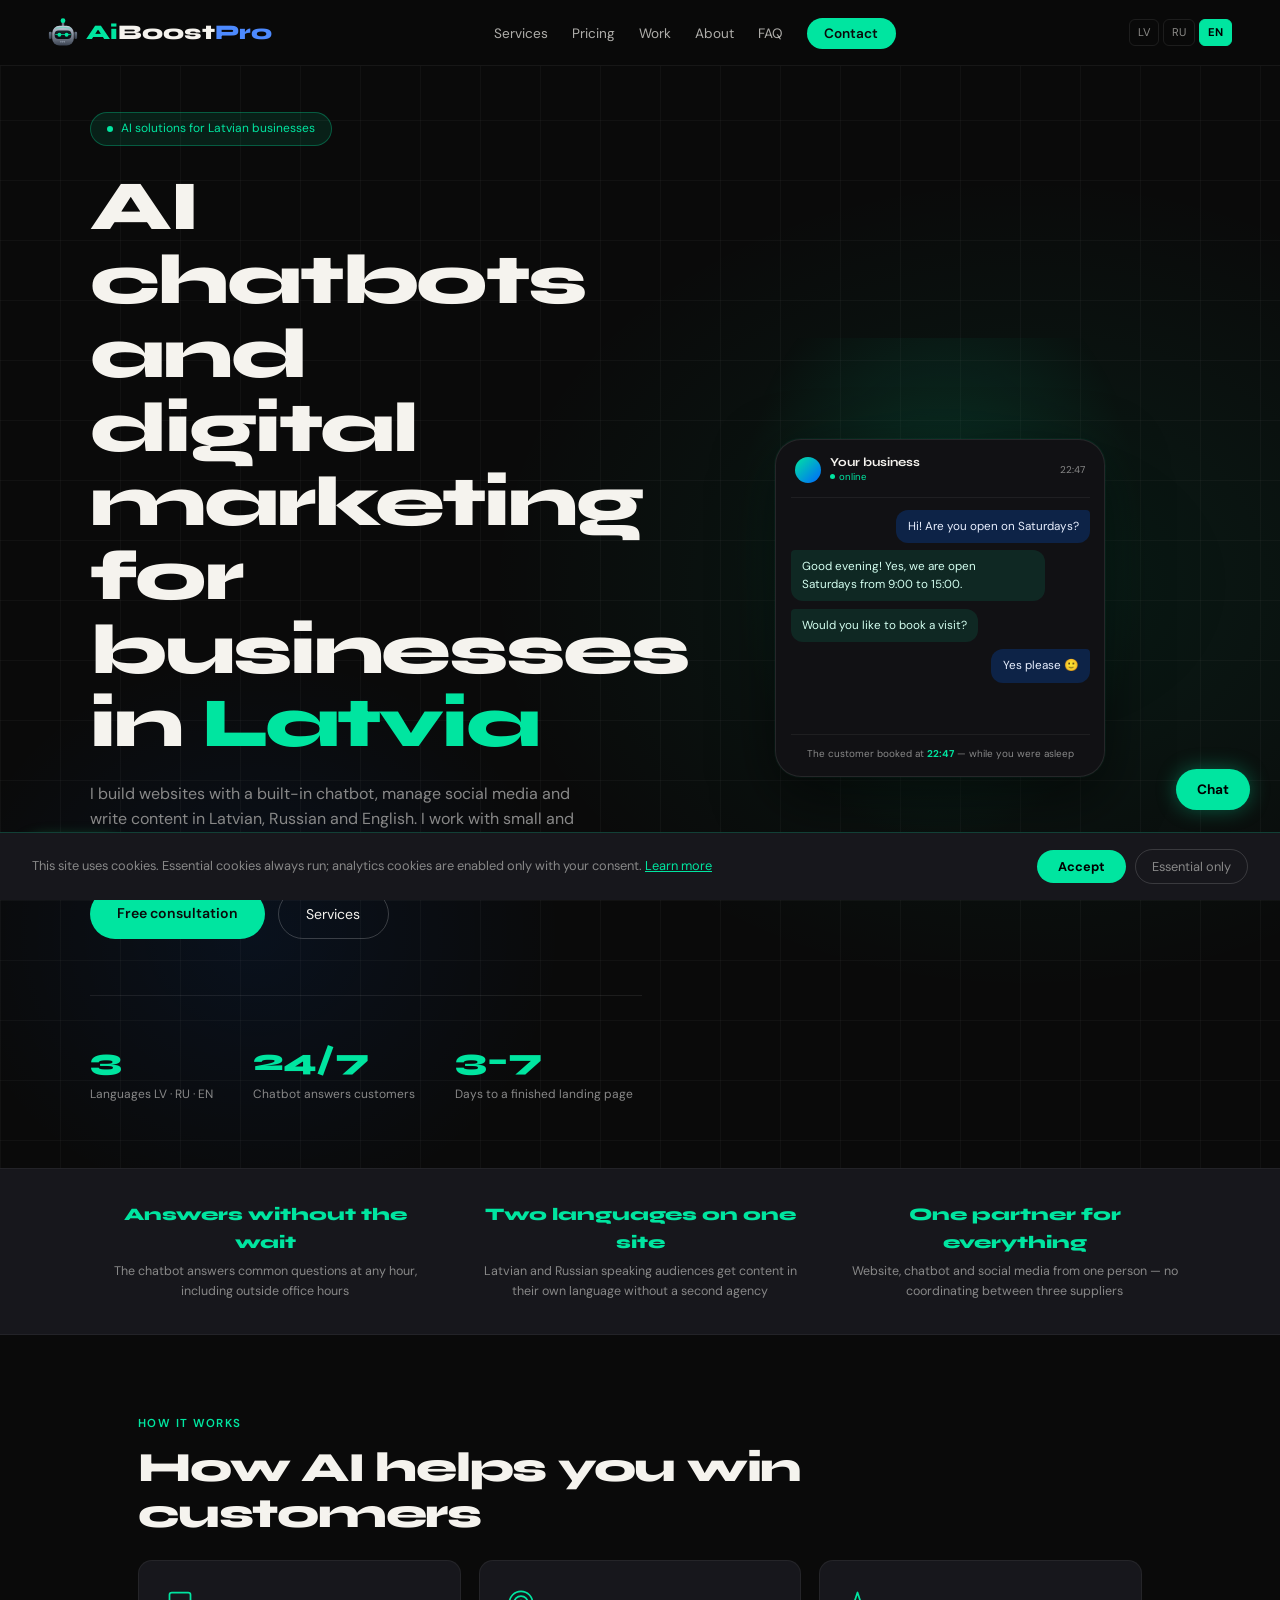
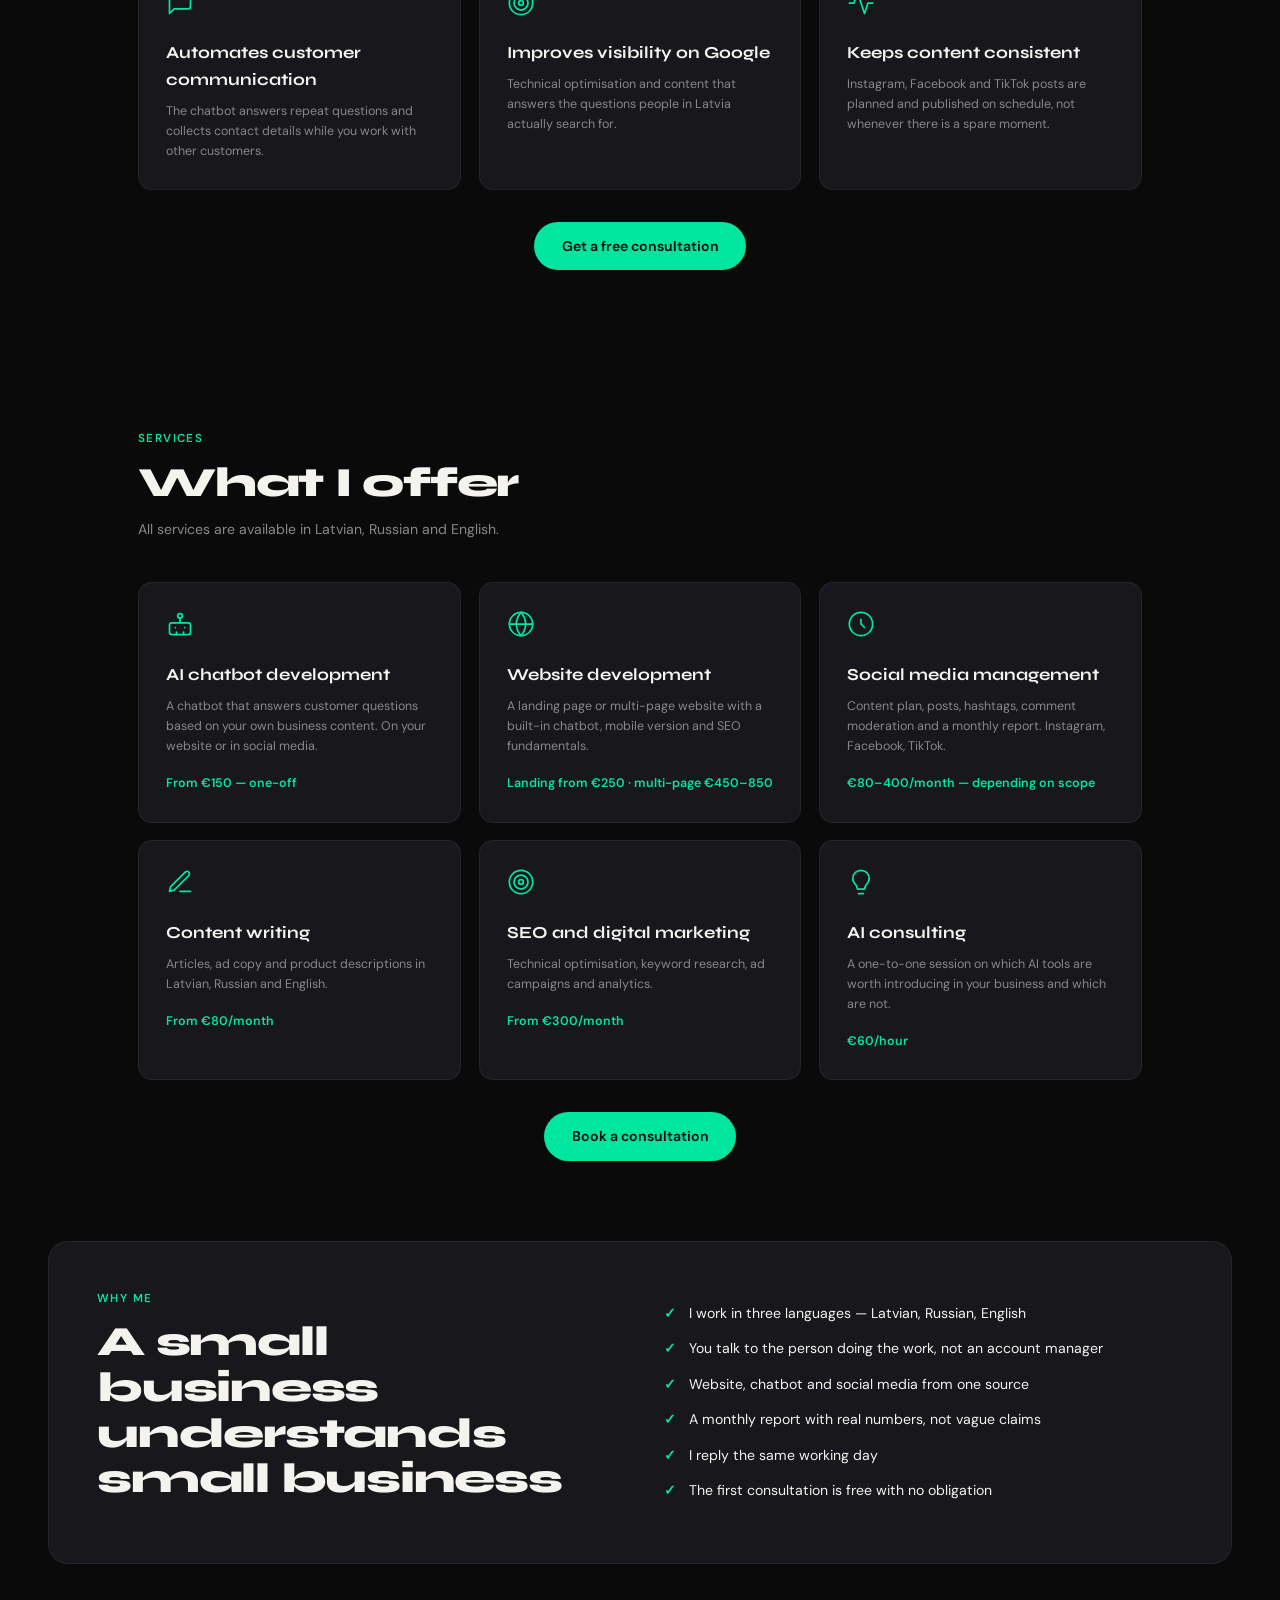
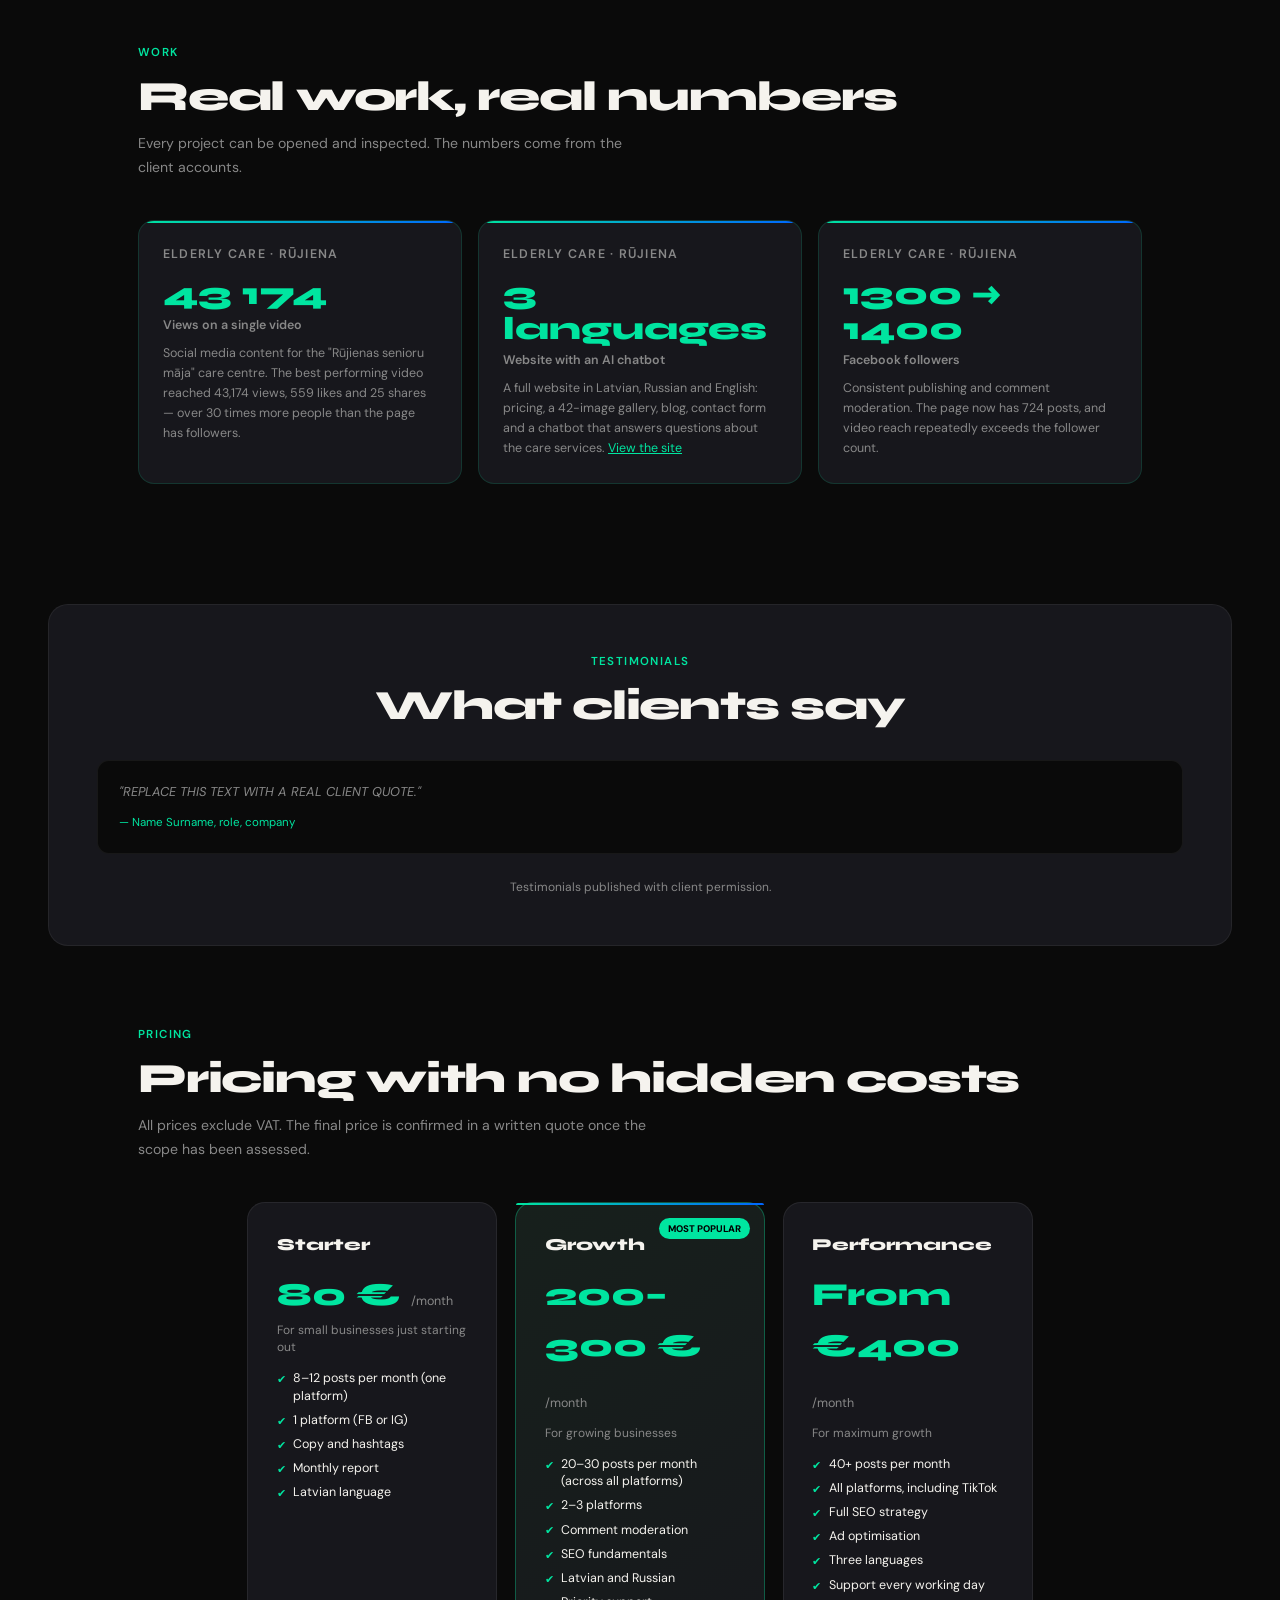
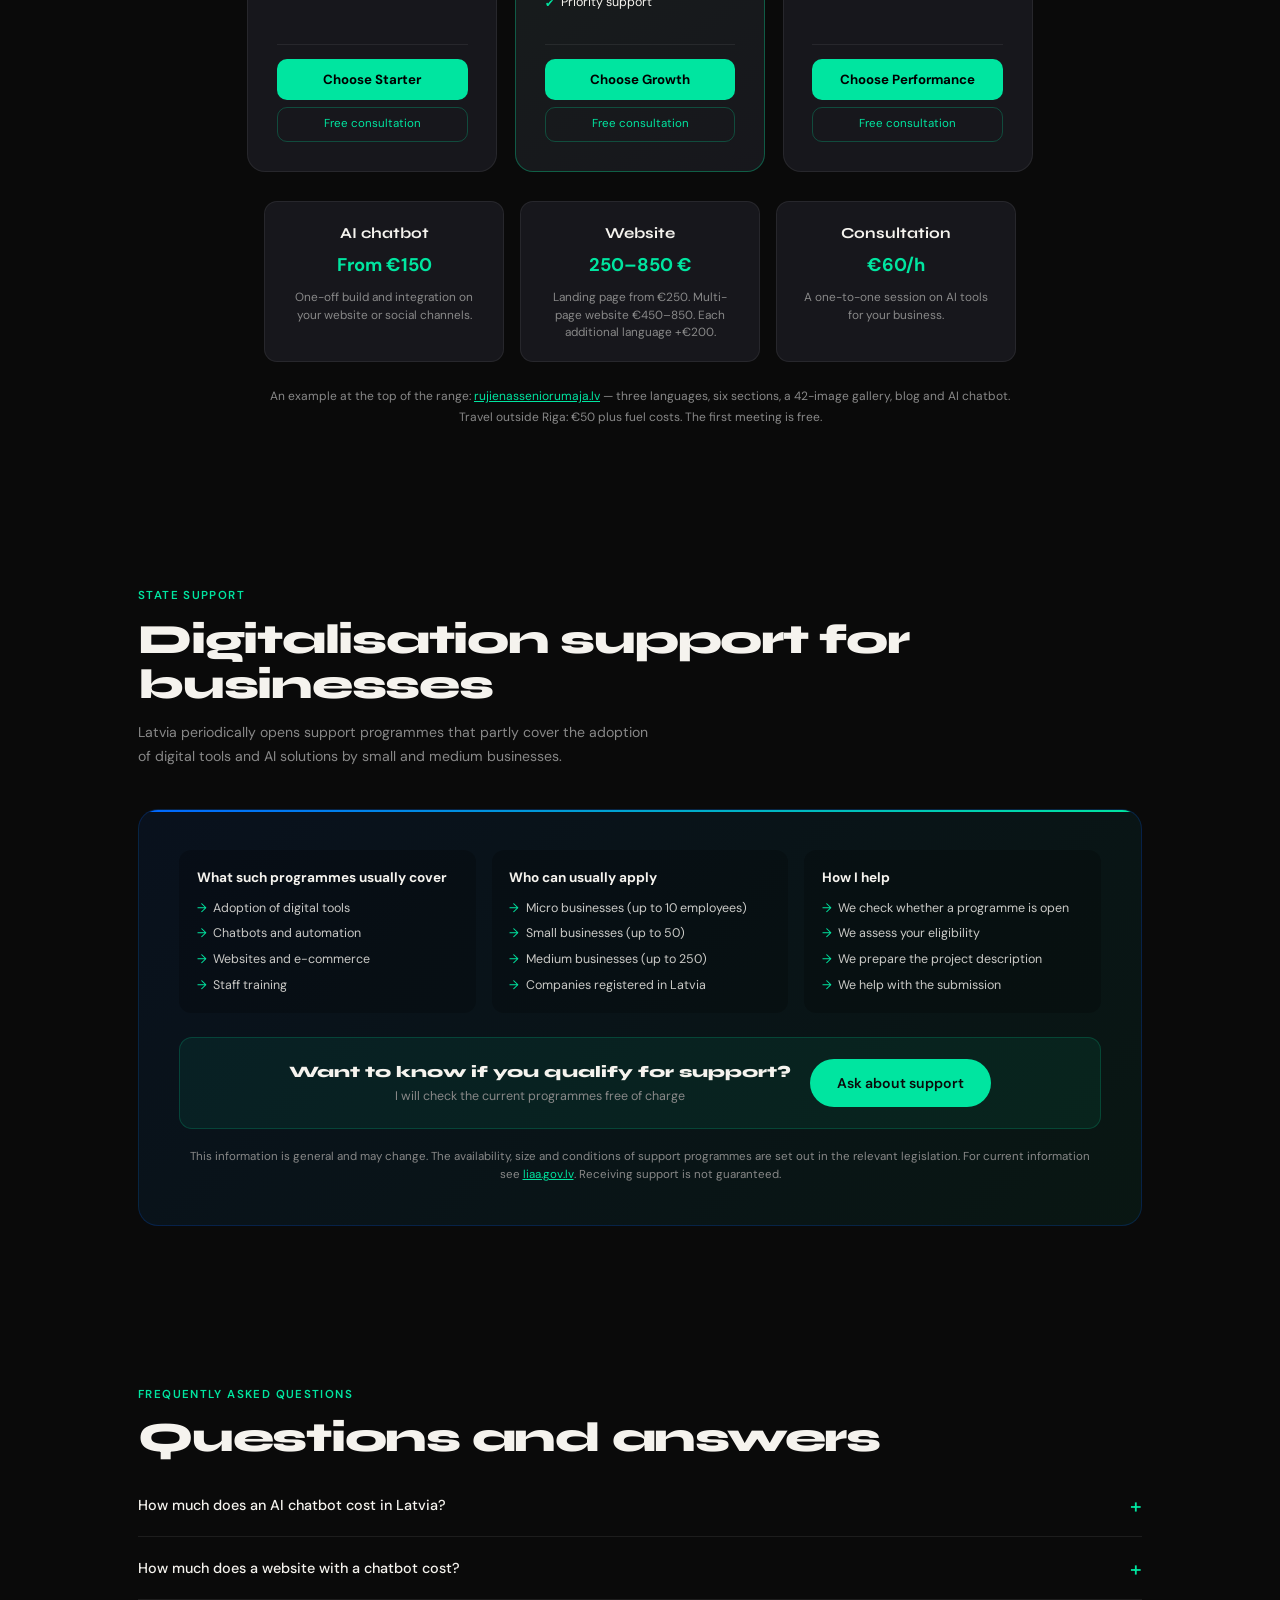
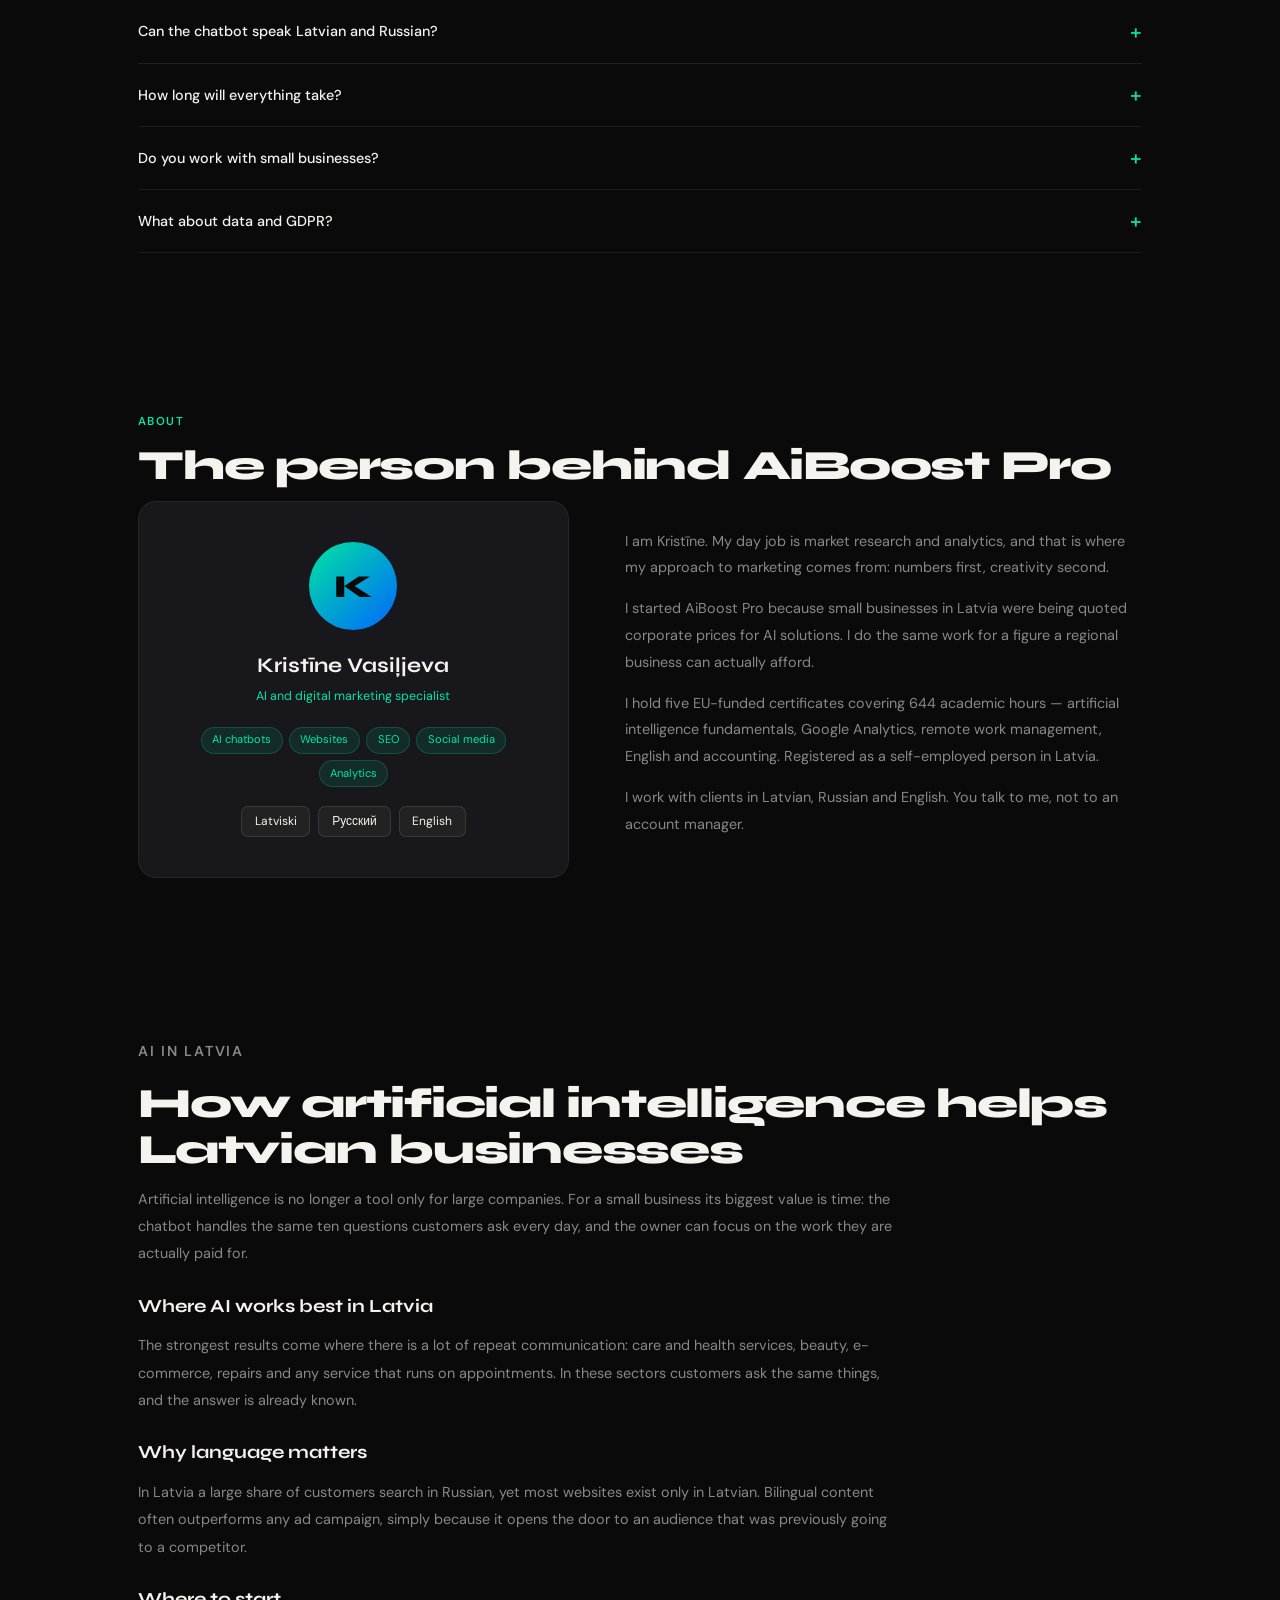
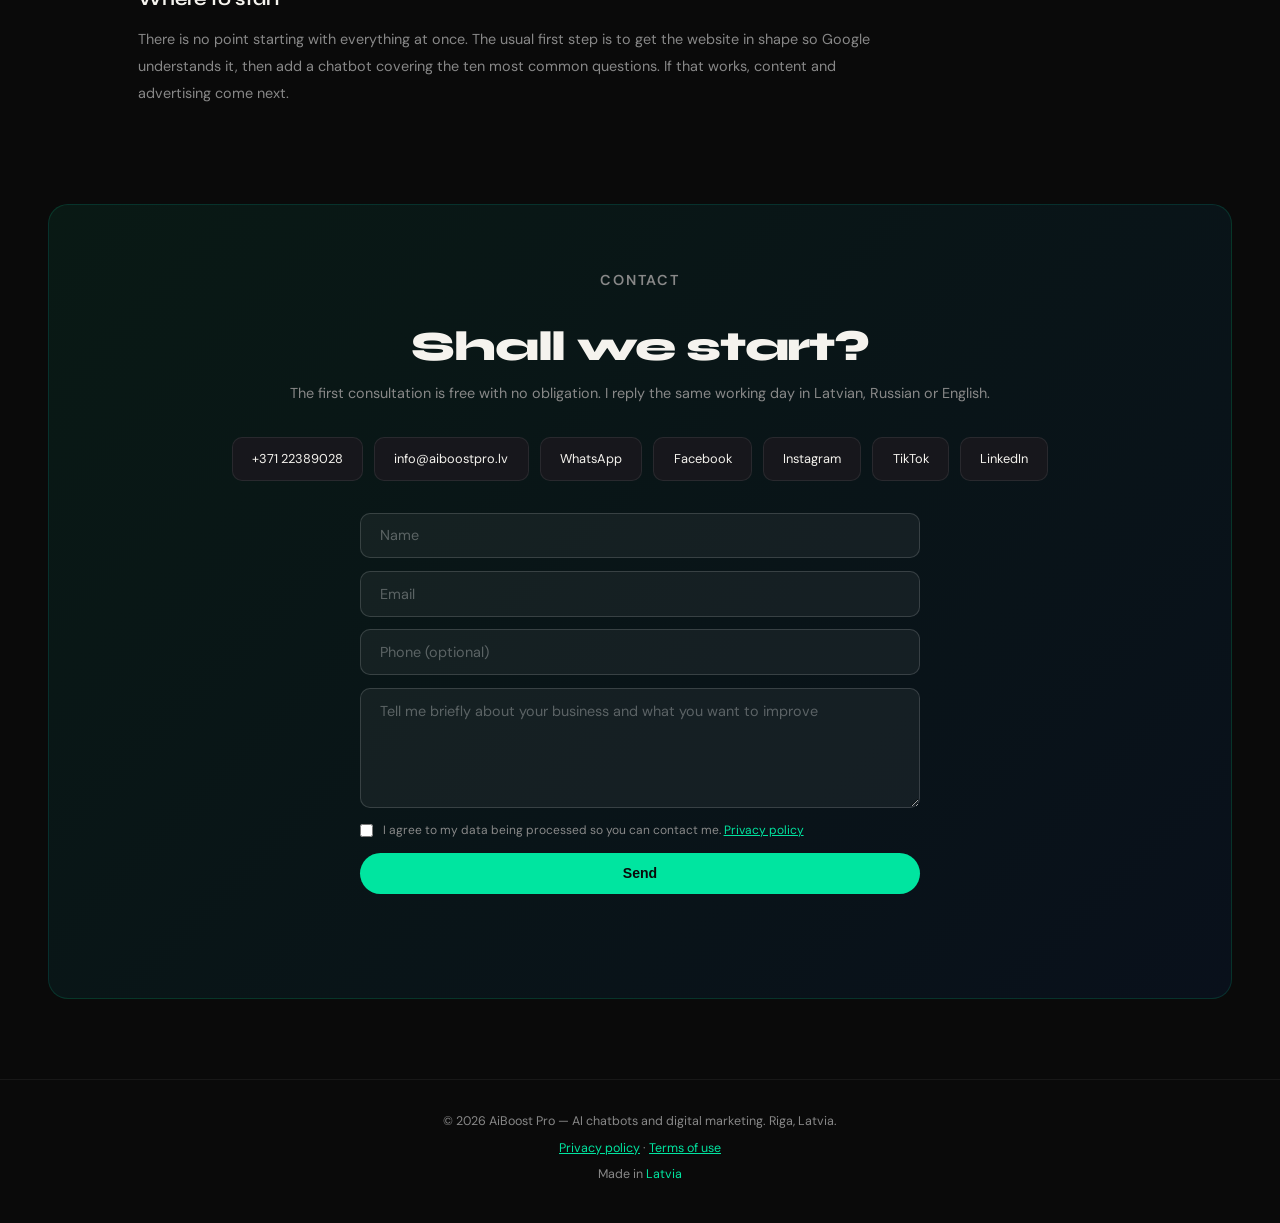
<file: en-index.html>
<!DOCTYPE html>
<html lang="en">
<head>
<meta charset="UTF-8">
<meta name="viewport" content="width=device-width, initial-scale=1.0">
<meta name="google-site-verification" content="dG8pB2XT4XHh5N6QUkGv60sk6DNqHIGQ9BqFExKNHuM">

<title>AI Chatbots and Digital Marketing in Latvia | AiBoost Pro</title>
<meta name="description" content="AI chatbots in Latvian, Russian and English from €150. Websites, social media and SEO for small businesses in Latvia. First consultation free.">
<meta name="author" content="AiBoost Pro">
<meta name="robots" content="index,follow">
<link rel="canonical" href="https://aiboostpro.lv/en/">
<link rel="alternate" hreflang="lv" href="https://aiboostpro.lv/">
<link rel="alternate" hreflang="ru" href="https://aiboostpro.lv/ru/">
<link rel="alternate" hreflang="en" href="https://aiboostpro.lv/en/">
<link rel="alternate" hreflang="x-default" href="https://aiboostpro.lv/">
<link rel="sitemap" type="application/xml" href="/sitemap.xml">
<link rel="icon" href="/favicon.ico" sizes="any">
<link rel="apple-touch-icon" href="/logo.png">
<meta name="theme-color" content="#0a0a0a">

<meta name="geo.region" content="LV">
<meta name="geo.placename" content="Rīga">
<meta name="geo.position" content="56.9496;24.1052">
<meta name="ICBM" content="56.9496, 24.1052">

<meta property="og:type" content="website">
<meta property="og:site_name" content="AiBoost Pro">
<meta property="og:locale" content="en_GB">
<meta property="og:title" content="AI Chatbots and Digital Marketing in Latvia | AiBoost Pro">
<meta property="og:description" content="AI chatbots in Latvian, Russian and English. Websites, social media and SEO for small businesses in Latvia.">
<meta property="og:url" content="https://aiboostpro.lv/en/">
<meta property="og:image" content="https://aiboostpro.lv/og-image.jpg">
<meta property="og:image:width" content="1200">
<meta property="og:image:height" content="630">
<meta name="twitter:card" content="summary_large_image">
<meta name="twitter:title" content="AI Chatbots and Digital Marketing in Latvia | AiBoost Pro">
<meta name="twitter:description" content="AI chatbots in Latvian, Russian and English for small businesses in Latvia.">
<meta name="twitter:image" content="https://aiboostpro.lv/og-image.jpg">

<script type="application/ld+json">
{
  "@context": "https://schema.org",
  "@graph": [
    {
      "@type": "ProfessionalService",
      "@id": "https://aiboostpro.lv/#organization",
      "name": "AiBoost Pro",
      "alternateName": ["AiBoost Pro Latvija", "AiBoost Pro — AI aģentūra Latvijā"],
      "disambiguatingDescription": "AiBoost Pro is a Latvian artificial intelligence and digital marketing agency. It is not connected to the AIBOOSTPRO surveillance camera brand.",
      "description": "AiBoost Pro is a Latvian artificial intelligence and digital marketing agency. It builds AI chatbots in Latvian, Russian and English, creates websites with a built-in chatbot, manages social media and provides SEO services for small and medium businesses.",
      "url": "https://aiboostpro.lv/",
      "logo": "https://aiboostpro.lv/logo.png",
      "image": "https://aiboostpro.lv/og-image.jpg",
      "telephone": "+37122389028",
      "email": "info@aiboostpro.lv",
      "priceRange": "€60–€900",
      "openingHours": "Mo-Fr 09:00-18:00",
      "founder": {
        "@type": "Person",
        "name": "Kristīne Vasiļjeva",
        "jobTitle": "AI and digital marketing specialist",
        "knowsLanguage": ["lv", "ru", "en"]
      },
      "address": {
        "@type": "PostalAddress",
        "addressLocality": "Rīga",
        "addressCountry": "LV"
      },
      "geo": {
        "@type": "GeoCoordinates",
        "latitude": "56.9496",
        "longitude": "24.1052"
      },
      "areaServed": { "@type": "Country", "name": "Latvija" },
      "availableLanguage": ["lv", "ru", "en"],
      "knowsAbout": [
        "AI chatbot development",
        "Website development",
        "Social media management",
        "SEO optimisation",
        "Content writing in Latvian and Russian"
      ],
      "sameAs": [
        "https://www.facebook.com/share/1AeCYCRLKz/",
        "https://www.instagram.com/aiboostpro.lv",
        "https://www.tiktok.com/@aiboostpro.lv",
        "https://www.linkedin.com/company/aiboostpro"
      ],
      "hasOfferCatalog": {
        "@type": "OfferCatalog",
        "name": "AiBoost Pro pakalpojumi",
        "itemListElement": [
          {
            "@type": "Offer",
            "itemOffered": {
              "@type": "Service",
              "name": "AI chatbot development",
              "description": "An artificial intelligence chatbot for your website or social channels that answers customers 24/7 in Latvian, Russian or English."
            },
            "priceSpecification": {
              "@type": "PriceSpecification",
              "minPrice": "150",
              "priceCurrency": "EUR"
            }
          },
          {
            "@type": "Offer",
            "itemOffered": {
              "@type": "Service",
              "name": "Website development with an AI chatbot",
              "description": "A landing page or multi-page website with a built-in chatbot, mobile version and SEO. Latvian, Russian and English versions available."
            },
            "priceSpecification": {
              "@type": "PriceSpecification",
              "minPrice": "250",
              "maxPrice": "850",
              "priceCurrency": "EUR"
            }
          },
          {
            "@type": "Offer",
            "itemOffered": {
              "@type": "Service",
              "name": "Social media management",
              "description": "Planning, creating and publishing content on Instagram, Facebook and TikTok, comment moderation and a monthly report."
            },
            "priceSpecification": {
              "@type": "PriceSpecification",
              "minPrice": "80",
              "maxPrice": "300",
              "priceCurrency": "EUR",
              "unitText": "MONTH"
            }
          },
          {
            "@type": "Offer",
            "itemOffered": {
              "@type": "Service",
              "name": "SEO and digital marketing",
              "description": "Search engine optimisation, keyword research, ad campaigns and analytics."
            },
            "priceSpecification": {
              "@type": "PriceSpecification",
              "minPrice": "300",
              "priceCurrency": "EUR",
              "unitText": "MONTH"
            }
          },
          {
            "@type": "Offer",
            "itemOffered": {
              "@type": "Service",
              "name": "AI-assisted content writing",
              "description": "Articles, ad copy and product descriptions in Latvian, Russian and English."
            },
            "priceSpecification": {
              "@type": "PriceSpecification",
              "minPrice": "80",
              "priceCurrency": "EUR",
              "unitText": "MONTH"
            }
          }
        ]
      }
    },
    {
      "@type": "WebSite",
      "@id": "https://aiboostpro.lv/#website",
      "url": "https://aiboostpro.lv/",
      "name": "AiBoost Pro",
      "inLanguage": "en-GB",
      "publisher": { "@id": "https://aiboostpro.lv/#organization" }
    },
    {
      "@type": "FAQPage",
      "@id": "https://aiboostpro.lv/en/#faq",
      "mainEntity": [
        {
          "@type": "Question",
          "name": "How much does an AI chatbot cost in Latvia?",
          "acceptedAnswer": {
            "@type": "Answer",
            "text": "Building an AI chatbot starts from EUR 150 as a one-off cost. The price depends on the number of languages, integrations and how complex the scenarios are. The first consultation is free."
          }
        },
        {
          "@type": "Question",
          "name": "How much does a website with a chatbot cost?",
          "acceptedAnswer": {
            "@type": "Answer",
            "text": "A single-page landing page with a chatbot starts from EUR 250. A multi-page website with a gallery, blog and contact form costs EUR 450–850. Each additional language is +EUR 200."
          }
        },
        {
          "@type": "Question",
          "name": "Can the AI chatbot speak Latvian and Russian?",
          "acceptedAnswer": {
            "@type": "Answer",
            "text": "Yes. The chatbots understand and reply fluently in Latvian, Russian and English. They are trained on your own website content and documents, so the answers are accurate and specific to your business."
          }
        },
        {
          "@type": "Question",
          "name": "How long does it take to build a website with a chatbot?",
          "acceptedAnswer": {
            "@type": "Answer",
            "text": "A landing page with a chatbot is usually ready in 3–7 working days. A multi-page website in several languages takes 2–4 weeks depending on the amount of content."
          }
        },
        {
          "@type": "Question",
          "name": "Do you work with small businesses?",
          "acceptedAnswer": {
            "@type": "Answer",
            "text": "Yes, small and medium businesses are the main audience. Social media packages start from EUR 80 per month."
          }
        },
        {
          "@type": "Question",
          "name": "What is AiBoost Pro?",
          "acceptedAnswer": {
            "@type": "Answer",
            "text": "AiBoost Pro is a Latvian artificial intelligence and digital marketing agency whose website is aiboostpro.lv. It builds AI chatbots and websites, manages social media and provides SEO services in Latvian, Russian and English."
          }
        }
      ]
    }
  ]
}
</script>

<link rel="preconnect" href="https://fonts.googleapis.com">
<link rel="preconnect" href="https://fonts.gstatic.com" crossorigin>
<link href="https://fonts.googleapis.com/css2?family=Syne:wght@700;800&family=DM+Sans:wght@300;400;500&display=swap" rel="stylesheet">

<style>
*,*::before,*::after{margin:0;padding:0;box-sizing:border-box;}
:root{--black:#0a0a0a;--white:#f5f3ee;--accent:#00e5a0;--accent2:#0066ff;--gray:#17171c;--gray2:#222;--muted:#888;}
html{scroll-behavior:smooth;}
body{background:var(--black);color:var(--white);font-family:"DM Sans",sans-serif;line-height:1.6;overflow-x:hidden;}
a{color:var(--accent);}
img{max-width:100%;height:auto;}

.skip-link{position:absolute;top:-100px;left:0;background:var(--accent);color:#000;padding:8px 16px;font-weight:700;z-index:99999;transition:top 0.2s;}
.skip-link:focus{top:0;}
:focus-visible{outline:2px solid var(--accent);outline-offset:3px;}

nav{position:fixed;top:0;left:0;right:0;z-index:200;display:flex;justify-content:space-between;align-items:center;padding:1rem 3rem;background:rgba(10,10,10,0.96);backdrop-filter:blur(12px);border-bottom:1px solid rgba(255,255,255,0.06);}
.logo{font-family:"Syne",sans-serif;font-weight:800;font-size:1.3rem;color:var(--white);text-decoration:none;display:flex;align-items:center;gap:0.5rem;}
.logo .ai{color:var(--accent);}
.logo .pro{color:#4d8aff;}
.logo-bot{width:30px;height:30px;flex-shrink:0;animation:botFloat 4s ease-in-out infinite;}
@keyframes botFloat{0%,100%{transform:translateY(0);}50%{transform:translateY(-2.5px);}}
.bot-orb{animation:orbPulse 2.2s ease-in-out infinite;transform-origin:center;}
@keyframes orbPulse{0%,100%{opacity:1;}50%{opacity:0.35;}}
.bot-eye{animation:botBlink 5s infinite;transform-origin:center;}
@keyframes botBlink{0%,92%,100%{transform:scaleY(1);}95%{transform:scaleY(0.12);}}
.bot-scan{animation:botScan 3.5s ease-in-out infinite;}
@keyframes botScan{0%,100%{opacity:0;}45%{opacity:0.55;}55%{opacity:0.55;}}
.nav-links{display:flex;gap:1.5rem;list-style:none;align-items:center;}
.nav-links a{color:var(--white);text-decoration:none;font-size:0.85rem;opacity:0.7;transition:opacity 0.2s;}
.nav-links a:hover{opacity:1;}
.nav-cta{background:var(--accent)!important;color:var(--black)!important;opacity:1!important;padding:0.45rem 1.1rem;border-radius:100px;font-weight:600!important;}
.lang-switch{display:flex;gap:0.25rem;margin-left:0.7rem;}
.lang-switch a{font-size:0.7rem;padding:0.22rem 0.5rem;border-radius:6px;border:1px solid rgba(255,255,255,0.15);color:var(--white);text-decoration:none;opacity:0.55;transition:all 0.2s;}
.lang-switch a:hover{opacity:1;}
.lang-switch a.active{background:var(--accent);color:#000;border-color:var(--accent);opacity:1;font-weight:700;}
.nav-right{display:flex;align-items:center;}
.hamburger{display:none;flex-direction:column;gap:5px;cursor:pointer;background:none;border:none;padding:5px;z-index:201;}
.hamburger span{display:block;width:22px;height:2px;background:var(--white);border-radius:2px;transition:all 0.3s ease;}
.hamburger.active span:nth-child(1){transform:rotate(45deg) translate(5px,5px);}
.hamburger.active span:nth-child(2){opacity:0;}
.hamburger.active span:nth-child(3){transform:rotate(-45deg) translate(5px,-5px);}
.mobile-menu{display:none;position:fixed;top:61px;left:0;right:0;background:rgba(10,10,10,0.98);z-index:199;border-bottom:1px solid rgba(255,255,255,0.08);padding:0.5rem 0;}
.mobile-menu.open{display:block;}
.mobile-menu a{display:block;color:var(--white);text-decoration:none;padding:0.9rem 2rem;font-size:1rem;border-bottom:1px solid rgba(255,255,255,0.05);}
.mobile-menu a:last-child{color:var(--accent);font-weight:600;border:none;}

.hero{min-height:100vh;display:flex;align-items:center;padding:7rem 3rem 4rem;position:relative;overflow:hidden;}
.hero-bg{position:absolute;inset:0;background:radial-gradient(ellipse 60% 50% at 80% 50%,rgba(0,229,160,0.08),transparent 70%),radial-gradient(ellipse 40% 40% at 20% 80%,rgba(0,102,255,0.08),transparent 60%);pointer-events:none;}
.hero-grid{position:absolute;inset:0;background-image:linear-gradient(rgba(255,255,255,0.03) 1px,transparent 1px),linear-gradient(90deg,rgba(255,255,255,0.03) 1px,transparent 1px);background-size:60px 60px;pointer-events:none;}
.hero-content{position:relative;max-width:1100px;margin:0 auto;width:100%;display:grid;grid-template-columns:1.05fr 0.95fr;gap:3rem;align-items:center;}
.hero-left{min-width:0;}

/* --- Animēts čata demo --- */
.hero-demo{position:relative;justify-self:center;width:100%;max-width:330px;animation:fadeUp 0.7s 0.35s ease both;}
.demo-phone{background:#111114;border:1px solid rgba(255,255,255,0.09);border-radius:26px;padding:0.9rem;box-shadow:0 20px 60px rgba(0,0,0,0.55),0 0 0 1px rgba(0,229,160,0.06);}
.demo-glow{position:absolute;inset:-30% -20%;background:radial-gradient(ellipse at 50% 40%,rgba(0,229,160,0.16),transparent 65%);pointer-events:none;z-index:-1;}
.demo-bar{display:flex;align-items:center;gap:0.55rem;padding:0 0.3rem 0.75rem;border-bottom:1px solid rgba(255,255,255,0.06);margin-bottom:0.75rem;}
.demo-dot{width:26px;height:26px;border-radius:50%;background:linear-gradient(135deg,var(--accent),var(--accent2));flex-shrink:0;}
.demo-name{font-family:"Syne",sans-serif;font-size:0.76rem;font-weight:700;line-height:1.2;}
.demo-live{font-size:0.6rem;color:var(--accent);display:flex;align-items:center;gap:0.25rem;}
.demo-live::before{content:"";width:5px;height:5px;border-radius:50%;background:var(--accent);animation:pulse 2s infinite;}
.demo-time{margin-left:auto;font-size:0.62rem;color:var(--muted);}
.demo-feed{display:flex;flex-direction:column;gap:0.45rem;min-height:212px;}
.demo-msg{font-size:0.73rem;line-height:1.5;padding:0.5rem 0.7rem;max-width:85%;opacity:0;transform:translateY(8px);animation:msgIn 0.45s ease forwards;}
.demo-msg.u{align-self:flex-end;background:rgba(0,102,255,0.22);border-radius:12px 4px 12px 12px;color:#e8f0ff;}
.demo-msg.b{align-self:flex-start;background:rgba(0,229,160,0.11);border-radius:4px 12px 12px 12px;color:#d3fff0;}
.demo-msg:nth-child(1){animation-delay:1.0s;}
.demo-msg:nth-child(2){animation-delay:2.4s;}
.demo-msg:nth-child(3){animation-delay:4.6s;}
.demo-msg:nth-child(4){animation-delay:6.0s;}
@keyframes msgIn{to{opacity:1;transform:translateY(0);}}
.demo-typing{align-self:flex-start;display:flex;gap:3px;padding:0.6rem 0.75rem;background:rgba(0,229,160,0.11);border-radius:4px 12px 12px 12px;opacity:0;animation:typeShow 2.2s 2.4s ease forwards;}
@keyframes typeShow{0%{opacity:0;}12%{opacity:1;}88%{opacity:1;}100%{opacity:0;height:0;padding:0;margin-top:-0.45rem;}}
.demo-typing i{width:5px;height:5px;border-radius:50%;background:var(--accent);display:block;animation:bounce 1.2s infinite;}
.demo-typing i:nth-child(2){animation-delay:0.15s;}
.demo-typing i:nth-child(3){animation-delay:0.3s;}
@keyframes bounce{0%,60%,100%{transform:translateY(0);opacity:0.4;}30%{transform:translateY(-4px);opacity:1;}}
.demo-foot{margin-top:0.75rem;padding-top:0.7rem;border-top:1px solid rgba(255,255,255,0.06);font-size:0.62rem;color:var(--muted);text-align:center;opacity:0;animation:msgIn 0.5s 7.2s ease forwards;}
.demo-foot b{color:var(--accent);font-weight:700;}
.hero-tag{display:inline-flex;align-items:center;gap:0.5rem;background:rgba(0,229,160,0.1);border:1px solid rgba(0,229,160,0.3);color:var(--accent);font-size:0.75rem;padding:0.4rem 1rem;border-radius:100px;margin-bottom:1.5rem;}
.hero-tag::before{content:"";width:6px;height:6px;background:var(--accent);border-radius:50%;animation:pulse 2s infinite;}
@keyframes pulse{0%,100%{opacity:1;}50%{opacity:0.3;}}
@keyframes fadeUp{from{opacity:0;transform:translateY(20px);}to{opacity:1;transform:translateY(0);}}
.hero h1{font-family:"Syne",sans-serif;font-size:clamp(2.2rem,5.5vw,5rem);font-weight:800;line-height:1.05;letter-spacing:-0.03em;margin-bottom:1.2rem;animation:fadeUp 0.7s ease both;}
.hero h1 em{font-style:normal;color:var(--accent);}
.hero-sub{font-size:1rem;color:var(--muted);max-width:520px;margin-bottom:2rem;animation:fadeUp 0.7s 0.1s ease both;}
.hero-actions{display:flex;gap:0.8rem;flex-wrap:wrap;animation:fadeUp 0.7s 0.2s ease both;}
.btn-primary{background:var(--accent);color:var(--black);padding:0.8rem 1.7rem;border-radius:100px;font-weight:600;font-size:0.88rem;text-decoration:none;transition:transform 0.2s,box-shadow 0.2s;display:inline-block;}
.btn-primary:hover{transform:translateY(-2px);box-shadow:0 0 25px rgba(0,229,160,0.35);}
.btn-secondary{border:1px solid rgba(255,255,255,0.2);color:var(--white);padding:0.8rem 1.7rem;border-radius:100px;font-size:0.88rem;text-decoration:none;display:inline-block;transition:border-color 0.2s;}
.btn-secondary:hover{border-color:rgba(255,255,255,0.5);}
.hero-stats{display:flex;gap:2.5rem;margin-top:3.5rem;padding-top:2.5rem;border-top:1px solid rgba(255,255,255,0.08);animation:fadeUp 0.7s 0.3s ease both;flex-wrap:wrap;}
.stat-num{font-family:"Syne",sans-serif;font-size:1.9rem;font-weight:800;color:var(--accent);}
.stat-label{font-size:0.75rem;color:var(--muted);}

.strip{background:var(--gray);border-top:1px solid rgba(255,255,255,0.05);border-bottom:1px solid rgba(255,255,255,0.05);padding:1.5rem 3rem;}
.strip-inner{max-width:1100px;margin:0 auto;display:flex;flex-wrap:wrap;gap:1.5rem;justify-content:center;text-align:center;}
.strip-item{flex:1;min-width:200px;padding:0.5rem;}
.strip-item h3{font-family:"Syne",sans-serif;font-size:1.1rem;font-weight:800;color:var(--accent);margin-bottom:0.3rem;}
.strip-item p{font-size:0.78rem;color:var(--muted);}

.section-wrap{padding:5rem 3rem;max-width:1100px;margin:0 auto;}
.section-tag{font-size:0.72rem;font-weight:600;color:var(--accent);letter-spacing:0.12em;text-transform:uppercase;margin-bottom:0.7rem;}
.section-wrap h2,.why-section h2,.testimonials-section h2,.contact-section h2{font-family:"Syne",sans-serif;font-size:clamp(1.7rem,3.5vw,2.6rem);font-weight:800;letter-spacing:-0.03em;line-height:1.1;margin-bottom:0.8rem;}
.section-desc{color:var(--muted);font-size:0.88rem;max-width:520px;margin-bottom:2.5rem;line-height:1.7;}
.prose p{color:var(--muted);font-size:0.9rem;line-height:1.9;margin-bottom:1rem;max-width:760px;}
.prose h3{font-family:"Syne",sans-serif;font-size:1.15rem;font-weight:700;margin:1.5rem 0 0.7rem;}

.services-grid{display:grid;grid-template-columns:repeat(auto-fit,minmax(250px,1fr));gap:1.1rem;}
.service-card{background:var(--gray);border:1px solid rgba(255,255,255,0.06);border-radius:14px;padding:1.7rem;transition:transform 0.3s,border-color 0.3s;position:relative;overflow:hidden;}
.service-card::before{content:"";position:absolute;top:0;left:0;right:0;height:2px;background:linear-gradient(90deg,var(--accent),var(--accent2));opacity:0;transition:opacity 0.3s;}
.service-card:hover{transform:translateY(-4px);border-color:rgba(0,229,160,0.2);}
.service-card:hover::before{opacity:1;}
.service-icon{margin-bottom:1rem;display:block;color:var(--accent);}
.service-card h3{font-family:"Syne",sans-serif;font-size:1.05rem;font-weight:700;margin-bottom:0.5rem;}
.service-card p{color:var(--muted);font-size:0.78rem;line-height:1.6;}
.service-price{margin-top:1.1rem;font-size:0.78rem;color:var(--accent);font-weight:600;}

.why-section{background:var(--gray);border-radius:20px;padding:3rem;margin:0 3rem;display:grid;grid-template-columns:1fr 1fr;gap:3rem;align-items:center;border:1px solid rgba(255,255,255,0.06);}
.why-list{list-style:none;display:flex;flex-direction:column;gap:0.9rem;}
.why-list li{display:flex;gap:0.8rem;font-size:0.88rem;line-height:1.5;}
.why-list li::before{content:"✓";color:var(--accent);font-weight:700;flex-shrink:0;}

.case-grid{display:grid;grid-template-columns:repeat(auto-fit,minmax(280px,1fr));gap:1rem;margin-top:1.5rem;}
.case-card{background:var(--gray);border:1px solid rgba(0,229,160,0.15);border-radius:16px;padding:1.5rem;position:relative;overflow:hidden;}
.case-card::before{content:"";position:absolute;top:0;left:0;right:0;height:2px;background:linear-gradient(90deg,var(--accent),var(--accent2));}
.case-label{font-size:0.7rem;color:var(--accent);font-weight:600;letter-spacing:0.1em;text-transform:uppercase;margin-bottom:0.7rem;}
.case-num{font-family:"Syne",sans-serif;font-size:2rem;font-weight:800;color:var(--accent);line-height:1.1;}
.case-title{font-weight:600;margin:0.3rem 0 0.5rem;font-size:0.92rem;}
.case-card p{font-size:0.78rem;color:var(--muted);line-height:1.6;}

.testimonials-section{background:var(--gray);border-radius:20px;padding:3rem;margin:2.5rem 3rem 0;border:1px solid rgba(255,255,255,0.06);text-align:center;}
.testimonials-grid{display:grid;grid-template-columns:repeat(auto-fit,minmax(220px,1fr));gap:1.1rem;margin-top:2rem;}
.testimonial-card{background:var(--black);border:1px solid rgba(255,255,255,0.06);border-radius:12px;padding:1.3rem;text-align:left;}
.testimonial-card p{color:var(--muted);font-size:0.8rem;line-height:1.6;font-style:italic;}
.testimonial-card span{display:block;color:var(--accent);font-size:0.72rem;margin-top:0.7rem;font-style:normal;}

.pricing-grid{display:flex;flex-wrap:wrap;justify-content:center;gap:1.1rem;margin-top:1.5rem;}
.pc{background:var(--gray);border:1px solid rgba(255,255,255,0.07);border-radius:18px;padding:1.8rem;width:250px;position:relative;transition:transform 0.3s,border-color 0.3s;display:flex;flex-direction:column;}
.pc::before{content:"";position:absolute;top:0;left:0;right:0;height:2px;background:linear-gradient(90deg,var(--accent),var(--accent2));opacity:0;transition:opacity 0.3s;border-radius:18px 18px 0 0;}
.pc:hover{transform:translateY(-5px);border-color:rgba(0,229,160,0.22);}
.pc:hover::before,.pc.pop::before{opacity:1;}
.pc.pop{border-color:rgba(0,229,160,0.32);background:linear-gradient(145deg,#17201c,#17171c);}
.pop-badge{position:absolute;top:0.9rem;right:0.9rem;background:var(--accent);color:#000;font-size:0.6rem;font-weight:800;padding:0.2rem 0.55rem;border-radius:100px;text-transform:uppercase;}
.pc-name{font-family:"Syne",sans-serif;font-size:1.05rem;font-weight:800;margin-bottom:0.2rem;}
.pc-price{font-family:"Syne",sans-serif;font-size:2rem;font-weight:800;color:var(--accent);margin:0.4rem 0 0.15rem;}
.pc-price span{font-size:0.78rem;color:var(--muted);font-family:"DM Sans",sans-serif;font-weight:400;}
.pc-desc{color:var(--muted);font-size:0.75rem;margin-bottom:0.9rem;line-height:1.4;}
.pc-features{list-style:none;display:flex;flex-direction:column;gap:0.42rem;margin-bottom:auto;padding-bottom:1.1rem;font-size:0.78rem;}
.pc-features li{display:flex;gap:0.45rem;line-height:1.4;}
.pc-features li::before{content:"✔";color:var(--accent);font-size:0.68rem;flex-shrink:0;margin-top:0.12rem;}
.pc-divider{border:none;border-top:1px solid rgba(255,255,255,0.07);margin:0.9rem 0;}
.pc-btn{width:100%;padding:0.75rem;border-radius:10px;border:none;font-family:"DM Sans",sans-serif;font-size:0.83rem;font-weight:700;cursor:pointer;transition:all 0.2s;margin-bottom:0.45rem;background:var(--accent);color:#000;}
.pc-btn:hover{box-shadow:0 0 20px rgba(0,229,160,0.38);}
.pc-consult{width:100%;padding:0.45rem;border-radius:10px;border:1px solid rgba(0,229,160,0.25);background:transparent;color:var(--accent);font-size:0.72rem;cursor:pointer;font-family:"DM Sans",sans-serif;text-decoration:none;display:block;text-align:center;}
.pc-consult:hover{background:rgba(0,229,160,0.07);}
.extras-grid{display:flex;flex-wrap:wrap;gap:1rem;justify-content:center;margin-top:1.8rem;}
.extra-card{background:var(--gray);border:1px solid rgba(255,255,255,0.07);border-radius:13px;padding:1.2rem 1.4rem;width:240px;text-align:center;}
.extra-card h4{font-family:"Syne",sans-serif;font-size:0.95rem;font-weight:700;margin-bottom:0.25rem;}
.extra-card .ep{color:var(--accent);font-weight:700;font-size:1.15rem;margin:0.4rem 0 0.5rem;}
.extra-card p{color:var(--muted);font-size:0.74rem;line-height:1.5;}
.price-note{text-align:center;color:var(--muted);font-size:0.75rem;margin-top:1.5rem;line-height:1.7;}

.liaa-box{background:linear-gradient(135deg,rgba(0,102,255,0.08),rgba(0,229,160,0.06));border:1px solid rgba(0,102,255,0.2);border-radius:20px;padding:2.5rem;position:relative;overflow:hidden;}
.liaa-box::before{content:"";position:absolute;top:0;left:0;right:0;height:2px;background:linear-gradient(90deg,#0066ff,#00e5a0);}
.liaa-grid{display:grid;grid-template-columns:repeat(auto-fit,minmax(200px,1fr));gap:1rem;margin-bottom:1.5rem;}
.liaa-card{background:rgba(0,0,0,0.22);border-radius:12px;padding:1.1rem;}
.liaa-card h4{font-weight:700;font-size:0.85rem;margin-bottom:0.6rem;}
.liaa-card ul{list-style:none;display:flex;flex-direction:column;gap:0.35rem;}
.liaa-card li{font-size:0.78rem;color:rgba(245,243,238,0.82);display:flex;gap:0.4rem;}
.liaa-card li::before{content:"→";color:var(--accent);flex-shrink:0;}
.liaa-cta{background:rgba(0,229,160,0.07);border:1px solid rgba(0,229,160,0.18);border-radius:13px;padding:1.3rem;text-align:center;display:flex;flex-wrap:wrap;align-items:center;justify-content:center;gap:1.2rem;}
.liaa-cta-title{font-family:"Syne",sans-serif;font-weight:800;font-size:1rem;margin-bottom:0.15rem;}
.liaa-cta-sub{color:var(--muted);font-size:0.78rem;}
.disclaimer{font-size:0.72rem;color:var(--muted);text-align:center;margin-top:1.2rem;line-height:1.6;}

.faq-item{border-bottom:1px solid rgba(255,255,255,0.08);}
.faq-question{display:flex;justify-content:space-between;align-items:center;padding:1.1rem 0;cursor:pointer;font-size:0.9rem;font-weight:500;transition:color 0.2s;user-select:none;width:100%;background:none;border:none;color:var(--white);text-align:left;font-family:"DM Sans",sans-serif;}
.faq-question:hover{color:var(--accent);}
.faq-icon{color:var(--accent);font-size:1.3rem;transition:transform 0.3s;flex-shrink:0;margin-left:1rem;}
.faq-item.open .faq-icon{transform:rotate(45deg);}
.faq-answer{max-height:0;overflow:hidden;transition:max-height 0.4s ease;color:var(--muted);font-size:0.88rem;line-height:1.7;}
.faq-item.open .faq-answer{max-height:400px;padding-bottom:1.1rem;}

.about-grid{display:grid;grid-template-columns:1fr 1.2fr;gap:3.5rem;align-items:center;}
.about-visual{background:var(--gray);border-radius:18px;padding:2.5rem;border:1px solid rgba(255,255,255,0.06);text-align:center;}
.avatar-circle{width:88px;height:88px;background:linear-gradient(135deg,var(--accent),var(--accent2));border-radius:50%;margin:0 auto 1.2rem;display:flex;align-items:center;justify-content:center;font-family:"Syne",sans-serif;font-size:2rem;font-weight:800;color:var(--black);}
.about-name{font-family:"Syne",sans-serif;font-size:1.3rem;font-weight:700;margin-bottom:0.3rem;}
.about-role{color:var(--accent);font-size:0.78rem;margin-bottom:1.2rem;}
.skills-tags{display:flex;flex-wrap:wrap;gap:0.4rem;justify-content:center;}
.skill-tag{background:rgba(0,229,160,0.1);border:1px solid rgba(0,229,160,0.2);color:var(--accent);font-size:0.7rem;padding:0.22rem 0.65rem;border-radius:100px;}
.lang-badges{display:flex;gap:0.5rem;margin-top:1.2rem;flex-wrap:wrap;justify-content:center;}
.lang-badge{background:var(--gray2);border:1px solid rgba(255,255,255,0.1);padding:0.3rem 0.8rem;border-radius:7px;font-size:0.75rem;}
.about-text p{color:var(--muted);line-height:1.85;margin-bottom:0.9rem;font-size:0.9rem;}

.contact-section{background:linear-gradient(135deg,rgba(0,229,160,0.07),rgba(0,102,255,0.07));border:1px solid rgba(0,229,160,0.15);border-radius:20px;padding:4rem 3rem;margin:0 3rem 5rem;text-align:center;}
.contact-section > p{color:var(--muted);font-size:0.9rem;margin-bottom:2rem;}
.contact-links{display:flex;gap:0.7rem;justify-content:center;flex-wrap:wrap;}
.contact-item{display:flex;align-items:center;gap:0.45rem;background:var(--gray);border:1px solid rgba(255,255,255,0.08);padding:0.65rem 1.2rem;border-radius:10px;font-size:0.8rem;color:var(--white);text-decoration:none;transition:border-color 0.2s,transform 0.2s;}
.contact-item:hover{border-color:var(--accent);transform:translateY(-2px);}
.contact-form{max-width:560px;margin:2rem auto 0;display:flex;flex-direction:column;gap:0.8rem;text-align:left;}
.contact-form input,.contact-form textarea{padding:0.8rem 1.2rem;border-radius:10px;border:1px solid rgba(255,255,255,0.15);background:rgba(255,255,255,0.05);color:#fff;font-size:0.9rem;font-family:"DM Sans",sans-serif;outline:none;transition:border-color 0.2s;width:100%;}
.contact-form input:focus,.contact-form textarea:focus{border-color:var(--accent);}
.contact-form textarea{min-height:120px;resize:vertical;}
.contact-form input::placeholder,.contact-form textarea::placeholder{color:rgba(255,255,255,0.3);}
.form-consent{display:flex;gap:0.6rem;align-items:flex-start;font-size:0.75rem;color:var(--muted);}
.form-consent input{width:auto;flex-shrink:0;margin-top:0.2rem;}
.form-status{font-size:0.82rem;margin-top:0.5rem;min-height:1.2rem;}

footer{text-align:center;padding:2rem 3rem;color:var(--muted);font-size:0.78rem;border-top:1px solid rgba(255,255,255,0.06);}
footer p{margin-bottom:0.4rem;}
footer span{color:var(--accent);}

.fade-up{opacity:0;transform:translateY(25px);transition:opacity 0.6s ease,transform 0.6s ease;}
.fade-up.visible{opacity:1;transform:translateY(0);}

#wa-btn{position:fixed;bottom:20px;left:20px;background:#25D366;color:#fff;padding:12px 18px;border-radius:30px;font-weight:600;text-decoration:none;z-index:9990;font-size:0.85rem;display:flex;align-items:center;gap:0.5rem;box-shadow:0 4px 15px rgba(37,211,102,0.4);transition:transform 0.2s;}
#wa-btn:hover{transform:translateY(-3px);}
.back-to-top{position:fixed;bottom:150px;right:30px;background:rgba(255,255,255,0.1);color:#fff;border:1px solid rgba(255,255,255,0.2);width:40px;height:40px;border-radius:50%;font-size:1.1rem;cursor:pointer;opacity:0;transition:opacity 0.3s,transform 0.2s;pointer-events:none;z-index:998;}
.back-to-top.visible{opacity:1;pointer-events:auto;}
.back-to-top:hover{transform:translateY(-3px);background:var(--accent);color:#000;border-color:var(--accent);}

#chat-btn{position:fixed;bottom:90px;right:30px;background:var(--accent);color:#000;padding:0.75rem 1.3rem;border-radius:50px;cursor:pointer;z-index:9991;font-weight:700;font-size:0.85rem;box-shadow:0 0 20px rgba(0,229,160,0.35);display:flex;align-items:center;gap:0.5rem;border:none;font-family:"DM Sans",sans-serif;transition:transform 0.2s;}
#chat-btn:hover{transform:translateY(-3px);}
#chat-window{position:fixed;bottom:150px;right:30px;width:340px;max-width:calc(100vw - 24px);height:480px;max-height:calc(100vh - 180px);background:#141414;border-radius:20px;display:none;flex-direction:column;overflow:hidden;box-shadow:0 8px 40px rgba(0,0,0,0.6);z-index:9992;border:1px solid rgba(0,229,160,0.2);}
#chat-window.open{display:flex;}
#chat-header{background:linear-gradient(90deg,#00c87a,#00e5a0);color:#000;padding:0.9rem 1rem;display:flex;justify-content:space-between;align-items:center;font-family:"Syne",sans-serif;font-weight:700;font-size:0.9rem;}
.chat-status{font-size:0.68rem;font-weight:400;opacity:0.8;}
#chat-close{cursor:pointer;font-size:1.3rem;background:none;border:none;color:#000;opacity:0.7;line-height:1;}
#chat-lang{display:flex;gap:0.4rem;padding:0.5rem 0.8rem;background:rgba(255,255,255,0.03);border-bottom:1px solid rgba(255,255,255,0.07);}
.lang-btn{flex:1;padding:0.28rem;border-radius:7px;border:1px solid rgba(255,255,255,0.12);background:transparent;color:var(--white);font-size:0.72rem;cursor:pointer;transition:all 0.2s;font-family:"DM Sans",sans-serif;}
.lang-btn.active{background:var(--accent);color:#000;border-color:var(--accent);font-weight:700;}
#chat-msgs{flex:1;padding:0.8rem;overflow-y:auto;display:flex;flex-direction:column;gap:8px;}
#chat-msgs::-webkit-scrollbar{width:3px;}
#chat-msgs::-webkit-scrollbar-thumb{background:rgba(255,255,255,0.1);border-radius:2px;}
.msg{padding:9px 13px;border-radius:14px;max-width:88%;font-size:0.82rem;line-height:1.55;white-space:pre-wrap;}
.msg.bot{background:rgba(0,229,160,0.1);color:#d4fff4;align-self:flex-start;border-radius:4px 14px 14px 14px;}
.msg.user{background:rgba(0,102,255,0.2);color:#fff;align-self:flex-end;border-radius:14px 4px 14px 14px;}
#chat-quick{display:flex;flex-wrap:wrap;gap:4px;padding:0.4rem 0.8rem;border-top:1px solid rgba(255,255,255,0.07);}
.quick-btn{padding:0.28rem 0.6rem;border-radius:9px;background:rgba(0,229,160,0.1);border:1px solid rgba(0,229,160,0.22);color:var(--accent);font-size:0.7rem;cursor:pointer;transition:background 0.2s;font-family:"DM Sans",sans-serif;}
.quick-btn:hover{background:rgba(0,229,160,0.22);}
#chat-input-area{display:flex;border-top:1px solid rgba(255,255,255,0.08);}
#chat-input{flex:1;padding:0.7rem 1rem;border:none;background:transparent;color:#fff;outline:none;font-size:0.85rem;font-family:"DM Sans",sans-serif;}
#chat-input::placeholder{color:rgba(255,255,255,0.3);}
#chat-send{background:var(--accent);border:none;color:#000;padding:0 1rem;cursor:pointer;font-weight:700;font-size:1rem;}

#cookie-banner{position:fixed;bottom:0;left:0;right:0;background:#17171c;border-top:1px solid rgba(0,229,160,0.2);padding:1rem 2rem;display:none;flex-wrap:wrap;align-items:center;justify-content:space-between;gap:1rem;z-index:99999;font-size:0.8rem;color:var(--muted);}
#cookie-banner.show{display:flex;}
#cookie-accept{background:var(--accent);color:#000;border:none;padding:0.5rem 1.3rem;border-radius:100px;font-weight:700;cursor:pointer;font-size:0.8rem;font-family:"DM Sans",sans-serif;}
#cookie-decline{background:transparent;color:var(--muted);border:1px solid rgba(255,255,255,0.15);padding:0.5rem 1rem;border-radius:100px;cursor:pointer;font-size:0.8rem;font-family:"DM Sans",sans-serif;margin-left:0.4rem;}

@media(max-width:768px){
nav{padding:0.85rem 1.2rem;}
.nav-links{display:none;}
.hamburger{display:flex;}
.hero{padding:5.5rem 1.2rem 3rem;}
.hero-content{grid-template-columns:1fr;gap:2.5rem;}
.hero-demo{max-width:300px;}
.hero-stats{margin-top:0;padding-top:2rem;gap:1.5rem;}
.strip{padding:1.5rem 1.2rem;}
.section-wrap{padding:3.5rem 1.2rem;}
.why-section,.testimonials-section,.contact-section{margin-left:1.2rem;margin-right:1.2rem;padding-left:1.5rem;padding-right:1.5rem;}
.why-section{grid-template-columns:1fr;padding:2rem 1.5rem;gap:2rem;}
.about-grid{grid-template-columns:1fr;gap:2rem;}
.contact-section{margin-bottom:4rem;padding:2.5rem 1.5rem;}
.liaa-box{padding:1.5rem;}
footer{padding:1.5rem 1.2rem;}
#chat-window{right:8px;left:8px;width:auto;bottom:150px;}
#chat-btn{right:16px;bottom:80px;}
#wa-btn{left:16px;bottom:16px;}
.back-to-top{bottom:145px;right:16px;}
}

@media(prefers-reduced-motion:reduce){
*{animation:none!important;transition:none!important;}
html{scroll-behavior:auto;}
.fade-up{opacity:1;transform:none;}
.demo-msg,.demo-foot{opacity:1;transform:none;}
.demo-typing{display:none;}
.logo-bot,.bot-orb,.bot-eye,.bot-scan{animation:none!important;}
}
</style>
</head>
<body>
<a href="#main-content" class="skip-link">Skip to content</a>

<nav>
<a href="#main-content" class="logo" aria-label="AiBoost Pro">
<svg class="logo-bot" viewBox="0 0 100 100" fill="none" xmlns="http://www.w3.org/2000/svg" aria-hidden="true">
<defs>
<linearGradient id="botHead" x1="0" y1="0" x2="0" y2="1">
<stop offset="0" stop-color="#c4cedc"/><stop offset="1" stop-color="#3a4250"/>
</linearGradient>
<linearGradient id="botEar" x1="0" y1="0" x2="0" y2="1">
<stop offset="0" stop-color="#6c788a"/><stop offset="1" stop-color="#343c48"/>
</linearGradient>
<linearGradient id="botVisor" x1="0" y1="0" x2="0" y2="1">
<stop offset="0" stop-color="#1a2028"/><stop offset="1" stop-color="#0a0d12"/>
</linearGradient>
</defs>
<rect x="46" y="8" width="8" height="22" rx="3" fill="#6c788a"/>
<circle class="bot-orb" cx="50" cy="9" r="8" fill="#00e5a0"/>
<rect x="3" y="46" width="9" height="24" rx="4" fill="url(#botEar)"/>
<rect x="88" y="46" width="9" height="24" rx="4" fill="url(#botEar)"/>
<rect x="14" y="26" width="72" height="66" rx="24" fill="url(#botHead)"/>
<path d="M26 34 Q50 27 74 34" stroke="#00e5a0" stroke-opacity="0.5" stroke-width="2.5" stroke-linecap="round"/>
<rect x="22" y="42" width="56" height="28" rx="13" fill="url(#botVisor)"/>
<rect class="bot-scan" x="24" y="53" width="52" height="2.5" rx="1" fill="#00e5a0"/>
<circle class="bot-eye" cx="38" cy="56" r="6.5" fill="#00e5a0"/>
<circle class="bot-eye" cx="62" cy="56" r="6.5" fill="#00e5a0"/>
<rect x="41" y="76" width="3.5" height="6" rx="1.5" fill="#8892a2"/>
<rect x="47" y="76" width="3.5" height="6" rx="1.5" fill="#8892a2"/>
<rect x="53" y="76" width="3.5" height="6" rx="1.5" fill="#8892a2"/>
</svg>
<span><span class="ai">Ai</span>Boost<span class="pro">Pro</span></span>
</a>
<ul class="nav-links">
<li><a href="#pakalpojumi">Services</a></li>
<li><a href="#cenas">Pricing</a></li>
<li><a href="#projekti">Work</a></li>
<li><a href="#par-mani">About</a></li>
<li><a href="#faq">FAQ</a></li>
<li><a href="#kontakti" class="nav-cta">Contact</a></li>
</ul>
<div class="nav-right">
<div class="lang-switch">
<a href="/" hreflang="lv">LV</a>
<a href="/ru/" hreflang="ru">RU</a>
<a href="/en/" class="active" hreflang="en">EN</a>
</div>
<button class="hamburger" id="hamburger" aria-label="Open menu" aria-expanded="false"><span></span><span></span><span></span></button>
</div>
</nav>

<div class="mobile-menu" id="mobileMenu">
<a href="#pakalpojumi">Services</a>
<a href="#cenas">Pricing</a>
<a href="#projekti">Work</a>
<a href="#par-mani">About</a>
<a href="#faq">FAQ</a>
<a href="#kontakti">Free consultation</a>
</div>

<main id="main-content">

<section class="hero">
<div class="hero-bg"></div>
<div class="hero-grid"></div>
<div class="hero-content">
<div class="hero-left">
<p class="hero-tag">AI solutions for Latvian businesses</p>
<h1>AI chatbots and<br>digital marketing<br>for businesses in <em>Latvia</em></h1>
<p class="hero-sub">I build websites with a built-in chatbot, manage social media and write content in Latvian, Russian and English. I work with small and medium businesses across Latvia.</p>
<div class="hero-actions">
<a href="#kontakti" class="btn-primary">Free consultation</a>
<a href="#pakalpojumi" class="btn-secondary">Services</a>
</div>
<div class="hero-stats">
<div><div class="stat-num">3</div><div class="stat-label">Languages LV · RU · EN</div></div>
<div><div class="stat-num">24/7</div><div class="stat-label">Chatbot answers customers</div></div>
<div><div class="stat-num">3–7</div><div class="stat-label">Days to a finished landing page</div></div>
</div>
</div>

<div class="hero-demo" aria-hidden="true">
<div class="demo-glow"></div>
<div class="demo-phone">
<div class="demo-bar">
<div class="demo-dot"></div>
<div>
<div class="demo-name">Your business</div>
<div class="demo-live">online</div>
</div>
<div class="demo-time">22:47</div>
</div>
<div class="demo-feed">
<div class="demo-msg u">Hi! Are you open on Saturdays?</div>
<div class="demo-typing"><i></i><i></i><i></i></div>
<div class="demo-msg b">Good evening! Yes, we are open Saturdays from 9:00 to 15:00.</div>
<div class="demo-msg b">Would you like to book a visit?</div>
<div class="demo-msg u">Yes please 🙂</div>
</div>
<div class="demo-foot">The customer booked at <b>22:47</b> — while you were asleep</div>
</div>
</div>

</div>
</section>

<section class="strip">
<div class="strip-inner">
<div class="strip-item">
<h3>Answers without the wait</h3>
<p>The chatbot answers common questions at any hour, including outside office hours</p>
</div>
<div class="strip-item">
<h3>Two languages on one site</h3>
<p>Latvian and Russian speaking audiences get content in their own language without a second agency</p>
</div>
<div class="strip-item">
<h3>One partner for everything</h3>
<p>Website, chatbot and social media from one person — no coordinating between three suppliers</p>
</div>
</div>
</section>

<section class="section-wrap fade-up">
<p class="section-tag">How it works</p>
<h2>How AI helps you win customers</h2>
<div class="services-grid" style="margin-top:1.5rem;">
<div class="service-card">
<span class="service-icon"><svg width="28" height="28" viewBox="0 0 24 24" fill="none" stroke="currentColor" stroke-width="1.5" stroke-linecap="round" stroke-linejoin="round" aria-hidden="true"><path d="M21 15a2 2 0 0 1-2 2H7l-4 4V5a2 2 0 0 1 2-2h14a2 2 0 0 1 2 2z"/></svg></span>
<h3>Automates customer communication</h3>
<p>The chatbot answers repeat questions and collects contact details while you work with other customers.</p>
</div>
<div class="service-card">
<span class="service-icon"><svg width="28" height="28" viewBox="0 0 24 24" fill="none" stroke="currentColor" stroke-width="1.5" stroke-linecap="round" stroke-linejoin="round" aria-hidden="true"><circle cx="12" cy="12" r="10"/><circle cx="12" cy="12" r="6"/><circle cx="12" cy="12" r="2"/></svg></span>
<h3>Improves visibility on Google</h3>
<p>Technical optimisation and content that answers the questions people in Latvia actually search for.</p>
</div>
<div class="service-card">
<span class="service-icon"><svg width="28" height="28" viewBox="0 0 24 24" fill="none" stroke="currentColor" stroke-width="1.5" stroke-linecap="round" stroke-linejoin="round" aria-hidden="true"><path d="M22 12h-4l-3 9L9 3l-3 9H2"/></svg></span>
<h3>Keeps content consistent</h3>
<p>Instagram, Facebook and TikTok posts are planned and published on schedule, not whenever there is a spare moment.</p>
</div>
</div>
<p style="text-align:center;margin-top:2rem;">
<a class="btn-primary" href="https://wa.me/37122389028?text=Sveiki!%20V%C4%93los%20bezmaksas%20konsult%C4%81ciju." target="_blank" rel="noopener">Get a free consultation</a>
</p>
</section>

<section class="section-wrap" id="pakalpojumi">
<p class="section-tag">Services</p>
<h2>What I offer</h2>
<p class="section-desc">All services are available in Latvian, Russian and English.</p>
<div class="services-grid fade-up">

<div class="service-card">
<span class="service-icon"><svg width="28" height="28" viewBox="0 0 24 24" fill="none" stroke="currentColor" stroke-width="1.5" stroke-linecap="round" stroke-linejoin="round" aria-hidden="true"><rect x="3" y="11" width="18" height="10" rx="2"/><circle cx="12" cy="5" r="2"/><path d="M12 7v4M8 15h.01M16 15h.01M9 19v2M15 19v2"/></svg></span>
<h3>AI chatbot development</h3>
<p>A chatbot that answers customer questions based on your own business content. On your website or in social media.</p>
<div class="service-price">From €150 — one-off</div>
</div>

<div class="service-card">
<span class="service-icon"><svg width="28" height="28" viewBox="0 0 24 24" fill="none" stroke="currentColor" stroke-width="1.5" stroke-linecap="round" stroke-linejoin="round" aria-hidden="true"><circle cx="12" cy="12" r="10"/><path d="M2 12h20M12 2a15.3 15.3 0 0 1 4 10 15.3 15.3 0 0 1-4 10 15.3 15.3 0 0 1-4-10 15.3 15.3 0 0 1 4-10z"/></svg></span>
<h3>Website development</h3>
<p>A landing page or multi-page website with a built-in chatbot, mobile version and SEO fundamentals.</p>
<div class="service-price">Landing from €250 · multi-page €450–850</div>
</div>

<div class="service-card">
<span class="service-icon"><svg width="28" height="28" viewBox="0 0 24 24" fill="none" stroke="currentColor" stroke-width="1.5" stroke-linecap="round" stroke-linejoin="round" aria-hidden="true"><path d="M12 8v4l3 3"/><circle cx="12" cy="12" r="10"/></svg></span>
<h3>Social media management</h3>
<p>Content plan, posts, hashtags, comment moderation and a monthly report. Instagram, Facebook, TikTok.</p>
<div class="service-price">€80–400/month — depending on scope</div>
</div>

<div class="service-card">
<span class="service-icon"><svg width="28" height="28" viewBox="0 0 24 24" fill="none" stroke="currentColor" stroke-width="1.5" stroke-linecap="round" stroke-linejoin="round" aria-hidden="true"><path d="M12 20h9"/><path d="M16.5 3.5a2.121 2.121 0 0 1 3 3L7 19l-4 1 1-4L16.5 3.5z"/></svg></span>
<h3>Content writing</h3>
<p>Articles, ad copy and product descriptions in Latvian, Russian and English.</p>
<div class="service-price">From €80/month</div>
</div>

<div class="service-card">
<span class="service-icon"><svg width="28" height="28" viewBox="0 0 24 24" fill="none" stroke="currentColor" stroke-width="1.5" stroke-linecap="round" stroke-linejoin="round" aria-hidden="true"><circle cx="12" cy="12" r="10"/><circle cx="12" cy="12" r="6"/><circle cx="12" cy="12" r="2"/></svg></span>
<h3>SEO and digital marketing</h3>
<p>Technical optimisation, keyword research, ad campaigns and analytics.</p>
<div class="service-price">From €300/month</div>
</div>

<div class="service-card">
<span class="service-icon"><svg width="28" height="28" viewBox="0 0 24 24" fill="none" stroke="currentColor" stroke-width="1.5" stroke-linecap="round" stroke-linejoin="round" aria-hidden="true"><path d="M9 18h6M10 22h4M12 2a7 7 0 0 1 7 7c0 2.5-1.5 4.5-3 6l-1 3H9l-1-3C6.5 13.5 5 11.5 5 9a7 7 0 0 1 7-7z"/></svg></span>
<h3>AI consulting</h3>
<p>A one-to-one session on which AI tools are worth introducing in your business and which are not.</p>
<div class="service-price">€60/hour</div>
</div>

</div>
<p style="text-align:center;margin-top:2rem;">
<a href="https://wa.me/37122389028?text=Sveiki!%20V%C4%93los%20uzzin%C4%81t%20par%20pakalpojumiem." target="_blank" rel="noopener" class="btn-primary">Book a consultation</a>
</p>
</section>

<section class="why-section fade-up">
<div>
<p class="section-tag">Why me</p>
<h2>A small business understands small business</h2>
</div>
<ul class="why-list">
<li>I work in three languages — Latvian, Russian, English</li>
<li>You talk to the person doing the work, not an account manager</li>
<li>Website, chatbot and social media from one source</li>
<li>A monthly report with real numbers, not vague claims</li>
<li>I reply the same working day</li>
<li>The first consultation is free with no obligation</li>
</ul>
</section>

<!-- ============================================================
     PROJEKTI
     Šeit drīkst būt tikai reāli, pārbaudāmi rezultāti.
     Kad būs jauns klients — pievieno vēl vienu .case-card bloku.
     ============================================================ -->
<section class="section-wrap" id="projekti">
<p class="section-tag">Work</p>
<h2>Real work, real numbers</h2>
<p class="section-desc">Every project can be opened and inspected. The numbers come from the client accounts.</p>
<div class="case-grid fade-up">

<div class="case-card">
<p class="case-label">Elderly care · Rūjiena</p>
<div class="case-num">43 174</div>
<p class="case-title">Views on a single video</p>
<p>Social media content for the "Rūjienas senioru māja" care centre. The best performing video reached 43,174 views, 559 likes and 25 shares — over 30 times more people than the page has followers.</p>
</div>

<div class="case-card">
<p class="case-label">Elderly care · Rūjiena</p>
<div class="case-num">3 languages</div>
<p class="case-title">Website with an AI chatbot</p>
<p>A full website in Latvian, Russian and English: pricing, a 42-image gallery, blog, contact form and a chatbot that answers questions about the care services. <a href="https://rujienasseniorumaja.lv" target="_blank" rel="noopener">View the site</a></p>
</div>

<div class="case-card">
<p class="case-label">Elderly care · Rūjiena</p>
<div class="case-num">1300 → 1400</div>
<p class="case-title">Facebook followers</p>
<p>Consistent publishing and comment moderation. The page now has 724 posts, and video reach repeatedly exceeds the follower count.</p>
</div>

</div>
</section>

<!-- ============================================================
     ATSAUKSMES
     SVARĪGI: šeit drīkst būt tikai reālas atsauksmes ar atļauju.
     Zemāk ir viena reāla klienta bloks — aizpildi citātu, kad
     Jānis Roze to atsūta, un tikai tad noņem komentāra zīmes
     otram un trešajam blokam, kad būs vēl divi klienti.
     ============================================================ -->
<section class="testimonials-section fade-up">
<p class="section-tag">Testimonials</p>
<h2>What clients say</h2>
<div class="testimonials-grid">
<div class="testimonial-card">
<p>"REPLACE THIS TEXT WITH A REAL CLIENT QUOTE."</p>
<span>— Name Surname, role, company</span>
</div>
</div>
<p style="font-size:0.75rem;color:var(--muted);margin-top:1.5rem;">Testimonials published with client permission.</p>
</section>

<section class="section-wrap" id="cenas">
<p class="section-tag">Pricing</p>
<h2>Pricing with no hidden costs</h2>
<p class="section-desc">All prices exclude VAT. The final price is confirmed in a written quote once the scope has been assessed.</p>

<div class="pricing-grid fade-up">

<div class="pc">
<div class="pc-name">Starter</div>
<div class="pc-price">80 € <span>/month</span></div>
<p class="pc-desc">For small businesses just starting out</p>
<ul class="pc-features">
<li>8–12 posts per month (one platform)</li>
<li>1 platform (FB or IG)</li>
<li>Copy and hashtags</li>
<li>Monthly report</li>
<li>Latvian language</li>
</ul>
<hr class="pc-divider">
<button class="pc-btn" data-wa="Sveiki! Interesē Starter pakete.">Choose Starter</button>
<a class="pc-consult" href="#kontakti">Free consultation</a>
</div>

<div class="pc pop">
<div class="pop-badge">Most popular</div>
<div class="pc-name">Growth</div>
<div class="pc-price">200–300 € <span>/month</span></div>
<p class="pc-desc">For growing businesses</p>
<ul class="pc-features">
<li>20–30 posts per month (across all platforms)</li>
<li>2–3 platforms</li>
<li>Comment moderation</li>
<li>SEO fundamentals</li>
<li>Latvian and Russian</li>
<li>Priority support</li>
</ul>
<hr class="pc-divider">
<button class="pc-btn" data-wa="Sveiki! Interesē Growth pakete.">Choose Growth</button>
<a class="pc-consult" href="#kontakti">Free consultation</a>
</div>

<div class="pc">
<div class="pc-name">Performance</div>
<div class="pc-price">From €400 <span>/month</span></div>
<p class="pc-desc">For maximum growth</p>
<ul class="pc-features">
<li>40+ posts per month</li>
<li>All platforms, including TikTok</li>
<li>Full SEO strategy</li>
<li>Ad optimisation</li>
<li>Three languages</li>
<li>Support every working day</li>
</ul>
<hr class="pc-divider">
<button class="pc-btn" data-wa="Sveiki! Interesē Performance pakete.">Choose Performance</button>
<a class="pc-consult" href="#kontakti">Free consultation</a>
</div>

</div>

<div class="extras-grid fade-up">
<div class="extra-card">
<h4>AI chatbot</h4>
<div class="ep">From €150</div>
<p>One-off build and integration on your website or social channels.</p>
</div>
<div class="extra-card">
<h4>Website</h4>
<div class="ep">250–850 €</div>
<p>Landing page from €250. Multi-page website €450–850. Each additional language +€200.</p>
</div>
<div class="extra-card">
<h4>Consultation</h4>
<div class="ep">€60/h</div>
<p>A one-to-one session on AI tools for your business.</p>
</div>
</div>

<p class="price-note">
An example at the top of the range: <a href="https://rujienasseniorumaja.lv" target="_blank" rel="noopener">rujienasseniorumaja.lv</a> — three languages, six sections, a 42-image gallery, blog and AI chatbot.<br>
Travel outside Riga: €50 plus fuel costs. The first meeting is free.
</p>
</section>

<section class="section-wrap" id="atbalsts">
<p class="section-tag">State support</p>
<h2>Digitalisation support for businesses</h2>
<p class="section-desc">Latvia periodically opens support programmes that partly cover the adoption of digital tools and AI solutions by small and medium businesses.</p>

<div class="liaa-box fade-up">
<div class="liaa-grid">
<div class="liaa-card">
<h4>What such programmes usually cover</h4>
<ul>
<li>Adoption of digital tools</li>
<li>Chatbots and automation</li>
<li>Websites and e-commerce</li>
<li>Staff training</li>
</ul>
</div>
<div class="liaa-card">
<h4>Who can usually apply</h4>
<ul>
<li>Micro businesses (up to 10 employees)</li>
<li>Small businesses (up to 50)</li>
<li>Medium businesses (up to 250)</li>
<li>Companies registered in Latvia</li>
</ul>
</div>
<div class="liaa-card">
<h4>How I help</h4>
<ul>
<li>We check whether a programme is open</li>
<li>We assess your eligibility</li>
<li>We prepare the project description</li>
<li>We help with the submission</li>
</ul>
</div>
</div>

<div class="liaa-cta">
<div>
<div class="liaa-cta-title">Want to know if you qualify for support?</div>
<div class="liaa-cta-sub">I will check the current programmes free of charge</div>
</div>
<a href="https://wa.me/37122389028?text=Sveiki!%20V%C4%93los%20uzzin%C4%81t%20par%20atbalsta%20programm%C4%81m." class="btn-primary" target="_blank" rel="noopener">Ask about support</a>
</div>

<p class="disclaimer">
This information is general and may change. The availability, size and conditions of support programmes are set out in the relevant legislation. For current information see <a href="https://liaa.gov.lv" target="_blank" rel="noopener">liaa.gov.lv</a>. Receiving support is not guaranteed.
</p>
</div>
</section>

<section class="section-wrap" id="faq">
<p class="section-tag">Frequently asked questions</p>
<h2>Questions and answers</h2>
<div class="fade-up">

<div class="faq-item">
<button class="faq-question" aria-expanded="false"><span>How much does an AI chatbot cost in Latvia?</span><span class="faq-icon" aria-hidden="true">+</span></button>
<div class="faq-answer">Building an AI chatbot starts from €150 as a one-off cost. The price depends on the number of languages, integrations and how complex the scenarios are. The first consultation is free.</div>
</div>

<div class="faq-item">
<button class="faq-question" aria-expanded="false"><span>How much does a website with a chatbot cost?</span><span class="faq-icon" aria-hidden="true">+</span></button>
<div class="faq-answer">A single-page landing page with a chatbot starts from €250. A multi-page website with a gallery, blog and contact form costs €450–850. Each additional language is +€200.</div>
</div>

<div class="faq-item">
<button class="faq-question" aria-expanded="false"><span>Can the chatbot speak Latvian and Russian?</span><span class="faq-icon" aria-hidden="true">+</span></button>
<div class="faq-answer">Yes. The chatbot understands and replies in Latvian, Russian and English. It is trained on your own content and documents, so the answers are precise and specific rather than generic.</div>
</div>

<div class="faq-item">
<button class="faq-question" aria-expanded="false"><span>How long will everything take?</span><span class="faq-icon" aria-hidden="true">+</span></button>
<div class="faq-answer">A landing page with a chatbot is usually ready in 3–7 working days. A multi-page website in several languages takes 2–4 weeks depending on the amount of content and how quickly I receive the materials.</div>
</div>

<div class="faq-item">
<button class="faq-question" aria-expanded="false"><span>Do you work with small businesses?</span><span class="faq-icon" aria-hidden="true">+</span></button>
<div class="faq-answer">Yes, they are the main clients. Social media packages start from €80 per month, and the first consultation is free with no obligation.</div>
</div>

<div class="faq-item">
<button class="faq-question" aria-expanded="false"><span>What about data and GDPR?</span><span class="faq-icon" aria-hidden="true">+</span></button>
<div class="faq-answer">Conversation and contact data is processed in line with GDPR. A cookie notice and privacy policy are set up on the site. Read more in the <a href="/privacy.html">privacy policy</a>.</div>
</div>

</div>
</section>

<section class="section-wrap" id="par-mani">
<p class="section-tag">About</p>
<h2>The person behind AiBoost Pro</h2>
<div class="about-grid fade-up">
<div class="about-visual">
<div class="avatar-circle">K</div>
<div class="about-name">Kristīne Vasiļjeva</div>
<div class="about-role">AI and digital marketing specialist</div>
<div class="skills-tags">
<span class="skill-tag">AI chatbots</span>
<span class="skill-tag">Websites</span>
<span class="skill-tag">SEO</span>
<span class="skill-tag">Social media</span>
<span class="skill-tag">Analytics</span>
</div>
<div class="lang-badges">
<span class="lang-badge">Latviski</span>
<span class="lang-badge">Русский</span>
<span class="lang-badge">English</span>
</div>
</div>
<div class="about-text">
<p>I am Kristīne. My day job is market research and analytics, and that is where my approach to marketing comes from: numbers first, creativity second.</p>
<p>I started AiBoost Pro because small businesses in Latvia were being quoted corporate prices for AI solutions. I do the same work for a figure a regional business can actually afford.</p>
<p>I hold five EU-funded certificates covering 644 academic hours — artificial intelligence fundamentals, Google Analytics, remote work management, English and accounting. Registered as a self-employed person in Latvia.</p>
<p>I work with clients in Latvian, Russian and English. You talk to me, not to an account manager.</p>
</div>
</div>
</section>

<section class="section-wrap prose fade-up">
<p class="section-tag">AI in Latvia</p>
<h2>How artificial intelligence helps Latvian businesses</h2>
<p>Artificial intelligence is no longer a tool only for large companies. For a small business its biggest value is time: the chatbot handles the same ten questions customers ask every day, and the owner can focus on the work they are actually paid for.</p>
<h3>Where AI works best in Latvia</h3>
<p>The strongest results come where there is a lot of repeat communication: care and health services, beauty, e-commerce, repairs and any service that runs on appointments. In these sectors customers ask the same things, and the answer is already known.</p>
<h3>Why language matters</h3>
<p>In Latvia a large share of customers search in Russian, yet most websites exist only in Latvian. Bilingual content often outperforms any ad campaign, simply because it opens the door to an audience that was previously going to a competitor.</p>
<h3>Where to start</h3>
<p>There is no point starting with everything at once. The usual first step is to get the website in shape so Google understands it, then add a chatbot covering the ten most common questions. If that works, content and advertising come next.</p>
</section>

<section class="contact-section fade-up" id="kontakti">
<p class="section-tag">Contact</p>
<h2>Shall we start?</h2>
<p>The first consultation is free with no obligation. I reply the same working day in Latvian, Russian or English.</p>

<div class="contact-links">
<a href="tel:+37122389028" class="contact-item">+371 22389028</a>
<a href="mailto:info@aiboostpro.lv" class="contact-item">info@aiboostpro.lv</a>
<a href="https://wa.me/37122389028" target="_blank" rel="noopener" class="contact-item">WhatsApp</a>
<a href="https://www.facebook.com/share/1AeCYCRLKz/" target="_blank" rel="noopener" class="contact-item">Facebook</a>
<a href="https://www.instagram.com/aiboostpro.lv" target="_blank" rel="noopener" class="contact-item">Instagram</a>
<a href="https://www.tiktok.com/@aiboostpro.lv" target="_blank" rel="noopener" class="contact-item">TikTok</a>
<a href="https://www.linkedin.com/company/aiboostpro" target="_blank" rel="noopener" class="contact-item">LinkedIn</a>
</div>

<!-- ============================================================
     KONTAKTFORMA
     ⚠️ OBLIGĀTI: aizvieto FORMSPREE_ID ar savu ID no formspree.io
     Pareizais formāts: https://formspree.io/f/xxxxxxxx
     Pēc nomaiņas aizpildi formu pats un pārbaudi, vai e-pasts pienāk.
     ============================================================ -->
<form class="contact-form" id="contactForm" action="https://formspree.io/f/FORMSPREE_ID" method="POST">
<input type="text" name="name" placeholder="Name" required autocomplete="name">
<input type="email" name="email" placeholder="Email" required autocomplete="email">
<input type="tel" name="phone" placeholder="Phone (optional)" autocomplete="tel">
<textarea name="message" placeholder="Tell me briefly about your business and what you want to improve" required></textarea>
<label class="form-consent">
<input type="checkbox" name="consent" required>
<span>I agree to my data being processed so you can contact me. <a href="/privacy.html">Privacy policy</a></span>
</label>
<button type="submit" class="btn-primary" style="border:none;cursor:pointer;width:100%;">Send</button>
<p class="form-status" id="formStatus" role="status"></p>
</form>
</section>

</main>

<footer>
<p>© 2026 AiBoost Pro — AI chatbots and digital marketing. Riga, Latvia.</p>
<p><a href="/privacy.html">Privacy policy</a> · <a href="/terms.html">Terms of use</a></p>
<p>Made in <span>Latvia</span></p>
</footer>

<button class="back-to-top" id="backToTop" aria-label="Back to top">↑</button>

<a href="https://wa.me/37122389028?text=Sveiki!%20V%C4%93los%20bezmaksas%20konsult%C4%81ciju." target="_blank" rel="noopener" id="wa-btn">WhatsApp</a>

<button id="chat-btn" aria-expanded="false">Chat</button>

<div id="chat-window" role="dialog" aria-label="Chat">
<div id="chat-header">
<div>
<div>AiBoost Pro</div>
<div class="chat-status">I reply during working hours</div>
</div>
<button id="chat-close" aria-label="Close chat">×</button>
</div>
<div id="chat-lang">
<button class="lang-btn" data-lang="lv">LV</button>
<button class="lang-btn" data-lang="ru">RU</button>
<button class="lang-btn active" data-lang="en">EN</button>
</div>
<div id="chat-msgs"></div>
<div id="chat-quick"></div>
<div id="chat-input-area">
<input type="text" id="chat-input" placeholder="Type your question...">
<button id="chat-send" aria-label="Send">➤</button>
</div>
</div>

<div id="cookie-banner">
<div>This site uses cookies. Essential cookies always run; analytics cookies are enabled only with your consent. <a href="/privacy.html">Learn more</a></div>
<div>
<button id="cookie-accept">Accept</button>
<button id="cookie-decline">Essential only</button>
</div>
</div>

<script>
(function(){
"use strict";

/* ---------- Mobilā izvēlne ---------- */
var hamburger = document.getElementById("hamburger");
var mobileMenu = document.getElementById("mobileMenu");
hamburger.addEventListener("click", function(){
  var open = mobileMenu.classList.toggle("open");
  hamburger.classList.toggle("active", open);
  hamburger.setAttribute("aria-expanded", open ? "true" : "false");
});
Array.prototype.forEach.call(mobileMenu.querySelectorAll("a"), function(link){
  link.addEventListener("click", function(){
    mobileMenu.classList.remove("open");
    hamburger.classList.remove("active");
    hamburger.setAttribute("aria-expanded","false");
  });
});

/* ---------- FAQ ---------- */
Array.prototype.forEach.call(document.querySelectorAll(".faq-question"), function(btn){
  btn.addEventListener("click", function(){
    var item = btn.parentElement;
    var open = item.classList.toggle("open");
    btn.setAttribute("aria-expanded", open ? "true" : "false");
    btn.querySelector(".faq-icon").textContent = open ? "+" : "+";
  });
});

/* ---------- Paradīšanās ritinot ---------- */
if ("IntersectionObserver" in window) {
  var io = new IntersectionObserver(function(entries){
    entries.forEach(function(e){ if(e.isIntersecting){ e.target.classList.add("visible"); io.unobserve(e.target); } });
  }, {threshold:0.1});
  Array.prototype.forEach.call(document.querySelectorAll(".fade-up"), function(el){ io.observe(el); });
} else {
  Array.prototype.forEach.call(document.querySelectorAll(".fade-up"), function(el){ el.classList.add("visible"); });
}

/* ---------- Uz augšu ---------- */
var backToTop = document.getElementById("backToTop");
window.addEventListener("scroll", function(){
  backToTop.classList.toggle("visible", window.scrollY > 500);
});
backToTop.addEventListener("click", function(){
  window.scrollTo({top:0, behavior:"smooth"});
});

/* ---------- Cenu pogas uz WhatsApp ---------- */
Array.prototype.forEach.call(document.querySelectorAll(".pc-btn"), function(btn){
  btn.addEventListener("click", function(){
    var msg = btn.getAttribute("data-wa") || "Sveiki!";
    window.open("https://wa.me/37122389028?text=" + encodeURIComponent(msg), "_blank", "noopener");
  });
});

/* ---------- Sīkdatnes un analītika ---------- */
var GA_ID = "G-JV5RM26FHE";
var banner = document.getElementById("cookie-banner");

function loadAnalytics(){
  if (window.__gaLoaded) return;
  window.__gaLoaded = true;
  var s = document.createElement("script");
  s.async = true;
  s.src = "https://www.googletagmanager.com/gtag/js?id=" + GA_ID;
  document.head.appendChild(s);
  window.dataLayer = window.dataLayer || [];
  window.gtag = function(){ window.dataLayer.push(arguments); };
  window.gtag("js", new Date());
  window.gtag("config", GA_ID, {anonymize_ip:true});
}

var consent = null;
try { consent = localStorage.getItem("cookieConsent"); } catch(e){}

if (consent === "accepted") {
  loadAnalytics();
} else if (consent !== "declined") {
  banner.classList.add("show");
}

document.getElementById("cookie-accept").addEventListener("click", function(){
  try { localStorage.setItem("cookieConsent","accepted"); } catch(e){}
  banner.classList.remove("show");
  loadAnalytics();
});
document.getElementById("cookie-decline").addEventListener("click", function(){
  try { localStorage.setItem("cookieConsent","declined"); } catch(e){}
  banner.classList.remove("show");
});

/* ---------- Kontaktforma ---------- */
var form = document.getElementById("contactForm");
var status = document.getElementById("formStatus");
var WA_NUMBER = "37122389028";

/* Ja Formspree vēl nav savienots, ziņa aiziet uz WhatsApp — nekas nepazūd. */
function sendViaWhatsApp(){
  var fd = new FormData(form);
  var msg = "New enquiry from aiboostpro.lv\n\n"
          + "Name: " + (fd.get("name") || "-") + "\n"
          + "Email: " + (fd.get("email") || "-") + "\n"
          + "Phone: " + (fd.get("phone") || "-") + "\n\n"
          + (fd.get("message") || "");
  window.open("https://wa.me/" + WA_NUMBER + "?text=" + encodeURIComponent(msg), "_blank", "noopener");
  form.reset();
  status.style.color = "#00e5a0";
  status.textContent = "Opening WhatsApp with your message ready — just press send.";
}

form.addEventListener("submit", function(e){
  e.preventDefault();
  if (!form.checkValidity()) { form.reportValidity(); return; }
  if (form.action.indexOf("FORMSPREE_ID") !== -1) {
    sendViaWhatsApp();
    return;
  }
  status.style.color = "#888";
  status.textContent = "Sending...";
  fetch(form.action, {
    method: "POST",
    body: new FormData(form),
    headers: {"Accept":"application/json"}
  }).then(function(res){
    if (res.ok) {
      form.reset();
      status.style.color = "#00e5a0";
      status.textContent = "Thank you! I will get back to you the next working day.";
    } else {
      sendViaWhatsApp();
    }
  }).catch(function(){
    sendViaWhatsApp();
  });
});

/* ---------- Čats ---------- */
var CHAT = {
  lv: {
    placeholder: "Raksti jautājumu...",
    greeting: "Sveiki! Varu pastāstīt par pakalpojumiem, cenām un termiņiem. Ko vēlies uzzināt?",
    quick: ["Cenas", "Čatbots", "Mājaslapa", "Sociālie tīkli", "Termiņi", "Kontakti"],
    fallback: "Uz šo labāk atbildēšu personīgi. Raksti uz WhatsApp +371 22389028 vai info@aiboostpro.lv — atbildu tajā pašā darba dienā.",
    db: [
      {k:["sveik","labdien","labrīt","labvakar","čau"], a:"Sveiki! Ko vēlies uzzināt par pakalpojumiem?"},
      {k:["paldies"], a:"Prieks palīdzēt! Ja rodas vēl jautājumi — raksti."},
      {k:["cen","maksā","cik"], a:"Cenas bez PVN:\n• AI čatbots — no 150 € vienreizēji\n• Landing lapa — no 250 €\n• Vairāku lapu mājaslapa — 450–850 €\n• Sociālie tīkli — no 80 €/mēn\n• SEO — no 300 €/mēn\n• Konsultācija — 60 €/h\n\nPirmā konsultācija bez maksas."},
      {k:["čatbot","catbot","bots","chatbot"], a:"AI čatbots atbild klientiem 24/7 latviešu, krievu vai angļu valodā. Tas mācās no tava uzņēmuma satura, tāpēc atbildes ir konkrētas.\n\nCena no 150 € vienreizēji. Ieviešana 1–2 nedēļas."},
      {k:["mājaslap","majaslap","lapa","vietne","landing"], a:"Landing lapa ar čatbotu — no 250 €, gatava 3–7 dienās.\nVairāku lapu mājaslapa ar galeriju un blogu — 450–850 €.\nKatra papildu valoda +200 €.\n\nPiemērs: rujienasseniorumaja.lv"},
      {k:["social","sociāl","instagram","facebook","tiktok","soctīkl"], a:"Sociālo tīklu pārvaldība:\n• Starter 80 €/mēn — 8–12 ieraksti, 1 platforma\n• Growth 200–300 €/mēn — 20–30 ieraksti, 2–3 platformas\n• Performance no 400 €/mēn — visas platformas\n\nKatrā paketē:\n• Satura plāns un ieraksti\n• Teksti un hashtagi\n• Komentāru moderācija\n• Ikmēneša atskaite\n\nInstagram, Facebook, TikTok."},
      {k:["seo","google","meklē"], a:"SEO no 300 €/mēn: tehniskā optimizācija, atslēgvārdu izpēte, saturs un ikmēneša atskaite par pozīcijām."},
      {k:["cik ilgi","termiņ","ātri","laik"], a:"Landing lapa ar čatbotu — 3–7 darba dienas.\nVairāku lapu mājaslapa vairākās valodās — 2–4 nedēļas.\nČatbota ieviešana atsevišķi — 1–2 nedēļas."},
      {k:["valod","krievu","angļu","latvieš"], a:"Strādāju latviešu, krievu un angļu valodā. Čatboti un saturs var būt visās trīs valodās vienlaikus."},
      {k:["kontakt","whatsapp","zvan","e-pas","epast","raksti"], a:"Kontakti:\n• WhatsApp: +371 22389028\n• E-pasts: info@aiboostpro.lv\n\nAtbildu tajā pašā darba dienā."},
      {k:["konsultāc","bezmaksas","tikšan"], a:"Pirmā konsultācija ir bez maksas un bez saistībām. Raksti uz WhatsApp +371 22389028 vai aizpildi formu lapas apakšā."},
      {k:["atbalst","grant","liaa","finansē"], a:"Latvijā periodiski tiek atvērtas digitalizācijas atbalsta programmas maziem uzņēmumiem. Varu pārbaudīt, vai kāda pašlaik ir atvērta un vai tu tai atbilsti. Aktuālā informācija: liaa.gov.lv"},
      {k:["gdpr","dati","drošīb","privātum"], a:"Dati tiek apstrādāti atbilstoši GDPR. Mājaslapā uzstādu sīkdatņu paziņojumu un privātuma politiku. Sīkāk: aiboostpro.lv/privacy.html"}
    ]
  },
  ru: {
    placeholder: "Напишите вопрос...",
    greeting: "Здравствуйте! Расскажу об услугах, ценах и сроках. Что вас интересует?",
    quick: ["Цены", "Чат-бот", "Сайт", "Соцсети", "Сроки", "Контакты"],
    fallback: "На это лучше отвечу лично. Напишите в WhatsApp +371 22389028 или на info@aiboostpro.lv — отвечаю в тот же рабочий день.",
    db: [
      {k:["привет","здравств","добрый"], a:"Здравствуйте! Что хотите узнать?"},
      {k:["спасибо"], a:"Рада помочь! Если появятся вопросы — пишите."},
      {k:["цен","стоит","сколько"], a:"Цены без НДС:\n• AI чат-бот — от 150 € разово\n• Landing-страница — от 250 €\n• Многостраничный сайт — 450–850 €\n• Соцсети — от 80 €/мес\n• SEO — от 300 €/мес\n• Консультация — 60 €/час\n\nПервая консультация бесплатно."},
      {k:["чат","бот"], a:"AI чат-бот отвечает клиентам 24/7 на латышском, русском или английском. Обучается на содержании вашего сайта.\n\nОт 150 € разово. Внедрение 1–2 недели."},
      {k:["сайт","страниц","лендинг"], a:"Landing-страница с чат-ботом — от 250 €, готова за 3–7 дней.\nМногостраничный сайт с галереей и блогом — 450–850 €.\nКаждый доп. язык +200 €.\n\nПример: rujienasseniorumaja.lv"},
      {k:["соцсет","instagram","facebook","tiktok","инстаграм"], a:"Ведение соцсетей:\n• Starter 80 €/мес — 8–12 постов, 1 платформа\n• Growth 200–300 €/мес — 20–30 постов, 2–3 платформы\n• Performance от 400 €/мес — все платформы\n\nВ каждом пакете:\n• Контент-план и посты\n• Тексты и хештеги\n• Модерация комментариев\n• Ежемесячный отчёт"},
      {k:["seo","гугл","поиск"], a:"SEO от 300 €/мес: техническая оптимизация, подбор ключевых слов, контент и отчёт по позициям."},
      {k:["срок","быстро","долго","когда"], a:"Landing-страница — 3–7 рабочих дней.\nМногостраничный сайт на нескольких языках — 2–4 недели.\nЧат-бот отдельно — 1–2 недели."},
      {k:["язык","русск","английск","латышск"], a:"Работаю на латышском, русском и английском. Чат-боты и контент могут быть на всех трёх языках одновременно."},
      {k:["контакт","whatsapp","звон","почт","напис"], a:"Контакты:\n• WhatsApp: +371 22389028\n• E-mail: info@aiboostpro.lv\n\nОтвечаю в тот же рабочий день."},
      {k:["консультац","бесплат","встреч"], a:"Первая консультация бесплатна и ни к чему не обязывает. Напишите в WhatsApp +371 22389028."},
      {k:["gdpr","данн","безопасн"], a:"Данные обрабатываются в соответствии с GDPR. Подробнее: aiboostpro.lv/privacy.html"}
    ]
  },
  en: {
    placeholder: "Type your question...",
    greeting: "Hello! I can tell you about services, pricing and timelines. What would you like to know?",
    quick: ["Pricing", "Chatbot", "Website", "Social media", "Timeline", "Contact"],
    fallback: "I'd rather answer that personally. Write to WhatsApp +371 22389028 or info@aiboostpro.lv — I reply the same working day.",
    db: [
      {k:["hello","hi","hey","good morning"], a:"Hello! What would you like to know?"},
      {k:["thank"], a:"Glad to help. Write anytime if more questions come up."},
      {k:["price","cost","how much","pricing"], a:"Prices excluding VAT:\n• AI chatbot — from €150 one-time\n• Landing page — from €250\n• Multi-page website — €450–850\n• Social media — from €80/month\n• SEO — from €300/month\n• Consultation — €60/hour\n\nFirst consultation is free."},
      {k:["chatbot","bot","chat"], a:"The AI chatbot answers customers 24/7 in Latvian, Russian or English. It learns from your own content, so answers are specific.\n\nFrom €150 one-time. Setup takes 1–2 weeks."},
      {k:["website","site","landing","page"], a:"Landing page with chatbot — from €250, ready in 3–7 days.\nMulti-page website with gallery and blog — €450–850.\nEach additional language +€200.\n\nExample: rujienasseniorumaja.lv"},
      {k:["social","instagram","facebook","tiktok"], a:"Social media management:\n• Starter €80/month — 8–12 posts, 1 platform\n• Growth €200–300/month — 20–30 posts, 2–3 platforms\n• Performance from €400/month — all platforms\n\nEvery package includes:\n• Content plan and posts\n• Copy and hashtags\n• Comment moderation\n• Monthly report"},
      {k:["seo","google","search"], a:"SEO from €300/month: technical optimisation, keyword research, content and monthly ranking reports."},
      {k:["how long","timeline","when","fast"], a:"Landing page — 3–7 working days.\nMulti-page multilingual website — 2–4 weeks.\nChatbot alone — 1–2 weeks."},
      {k:["language","latvian","russian","english"], a:"I work in Latvian, Russian and English. Chatbots and content can run in all three at once."},
      {k:["contact","whatsapp","email","call"], a:"Contact:\n• WhatsApp: +371 22389028\n• Email: info@aiboostpro.lv\n\nI reply the same working day."},
      {k:["consult","free","meeting"], a:"The first consultation is free with no obligation. Write to WhatsApp +371 22389028."},
      {k:["gdpr","data","privacy","secure"], a:"Data is processed in line with GDPR. More: aiboostpro.lv/privacy.html"}
    ]
  }
};

var chatBtn = document.getElementById("chat-btn");
var chatWindow = document.getElementById("chat-window");
var chatClose = document.getElementById("chat-close");
var chatMsgs = document.getElementById("chat-msgs");
var chatInput = document.getElementById("chat-input");
var chatSend = document.getElementById("chat-send");
var chatQuick = document.getElementById("chat-quick");
var lang = "en";

function detectLang(t){
  if (/[\u0400-\u04FF]/.test(t)) return "ru";
  if (/[āčēģīķļņšūž]/i.test(t)) return "lv";
  return lang;
}

function addMsg(text, who){
  var el = document.createElement("div");
  el.className = "msg " + who;
  el.textContent = text;
  chatMsgs.appendChild(el);
  chatMsgs.scrollTop = chatMsgs.scrollHeight;
}

function reply(text){
  var l = detectLang(text);
  var data = CHAT[l];
  var t = text.toLowerCase();
  for (var i = 0; i < data.db.length; i++){
    for (var j = 0; j < data.db[i].k.length; j++){
      if (t.indexOf(data.db[i].k[j]) !== -1) return data.db[i].a;
    }
  }
  return data.fallback;
}

function renderQuick(){
  chatQuick.innerHTML = "";
  CHAT[lang].quick.forEach(function(q){
    var b = document.createElement("button");
    b.className = "quick-btn";
    b.type = "button";
    b.textContent = q;
    b.addEventListener("click", function(){ send(q); });
    chatQuick.appendChild(b);
  });
}

function send(forced){
  var text = forced || chatInput.value.trim();
  if (!text) return;
  chatInput.value = "";
  addMsg(text, "user");
  var answer = reply(text);
  setTimeout(function(){ addMsg(answer, "bot"); }, 350);
}

chatBtn.addEventListener("click", function(){
  var open = chatWindow.classList.toggle("open");
  chatBtn.setAttribute("aria-expanded", open ? "true" : "false");
  if (open && chatMsgs.children.length === 0){
    renderQuick();
    addMsg(CHAT[lang].greeting, "bot");
    chatInput.focus();
  }
});
chatClose.addEventListener("click", function(){
  chatWindow.classList.remove("open");
  chatBtn.setAttribute("aria-expanded","false");
});
chatSend.addEventListener("click", function(){ send(); });
chatInput.addEventListener("keypress", function(e){ if (e.key === "Enter") send(); });

Array.prototype.forEach.call(document.querySelectorAll(".lang-btn"), function(btn){
  btn.addEventListener("click", function(){
    lang = btn.getAttribute("data-lang");
    Array.prototype.forEach.call(document.querySelectorAll(".lang-btn"), function(b){ b.classList.remove("active"); });
    btn.classList.add("active");
    chatInput.placeholder = CHAT[lang].placeholder;
    chatMsgs.innerHTML = "";
    renderQuick();
    addMsg(CHAT[lang].greeting, "bot");
  });
});

})();
</script>
</body>
</html>
</file>
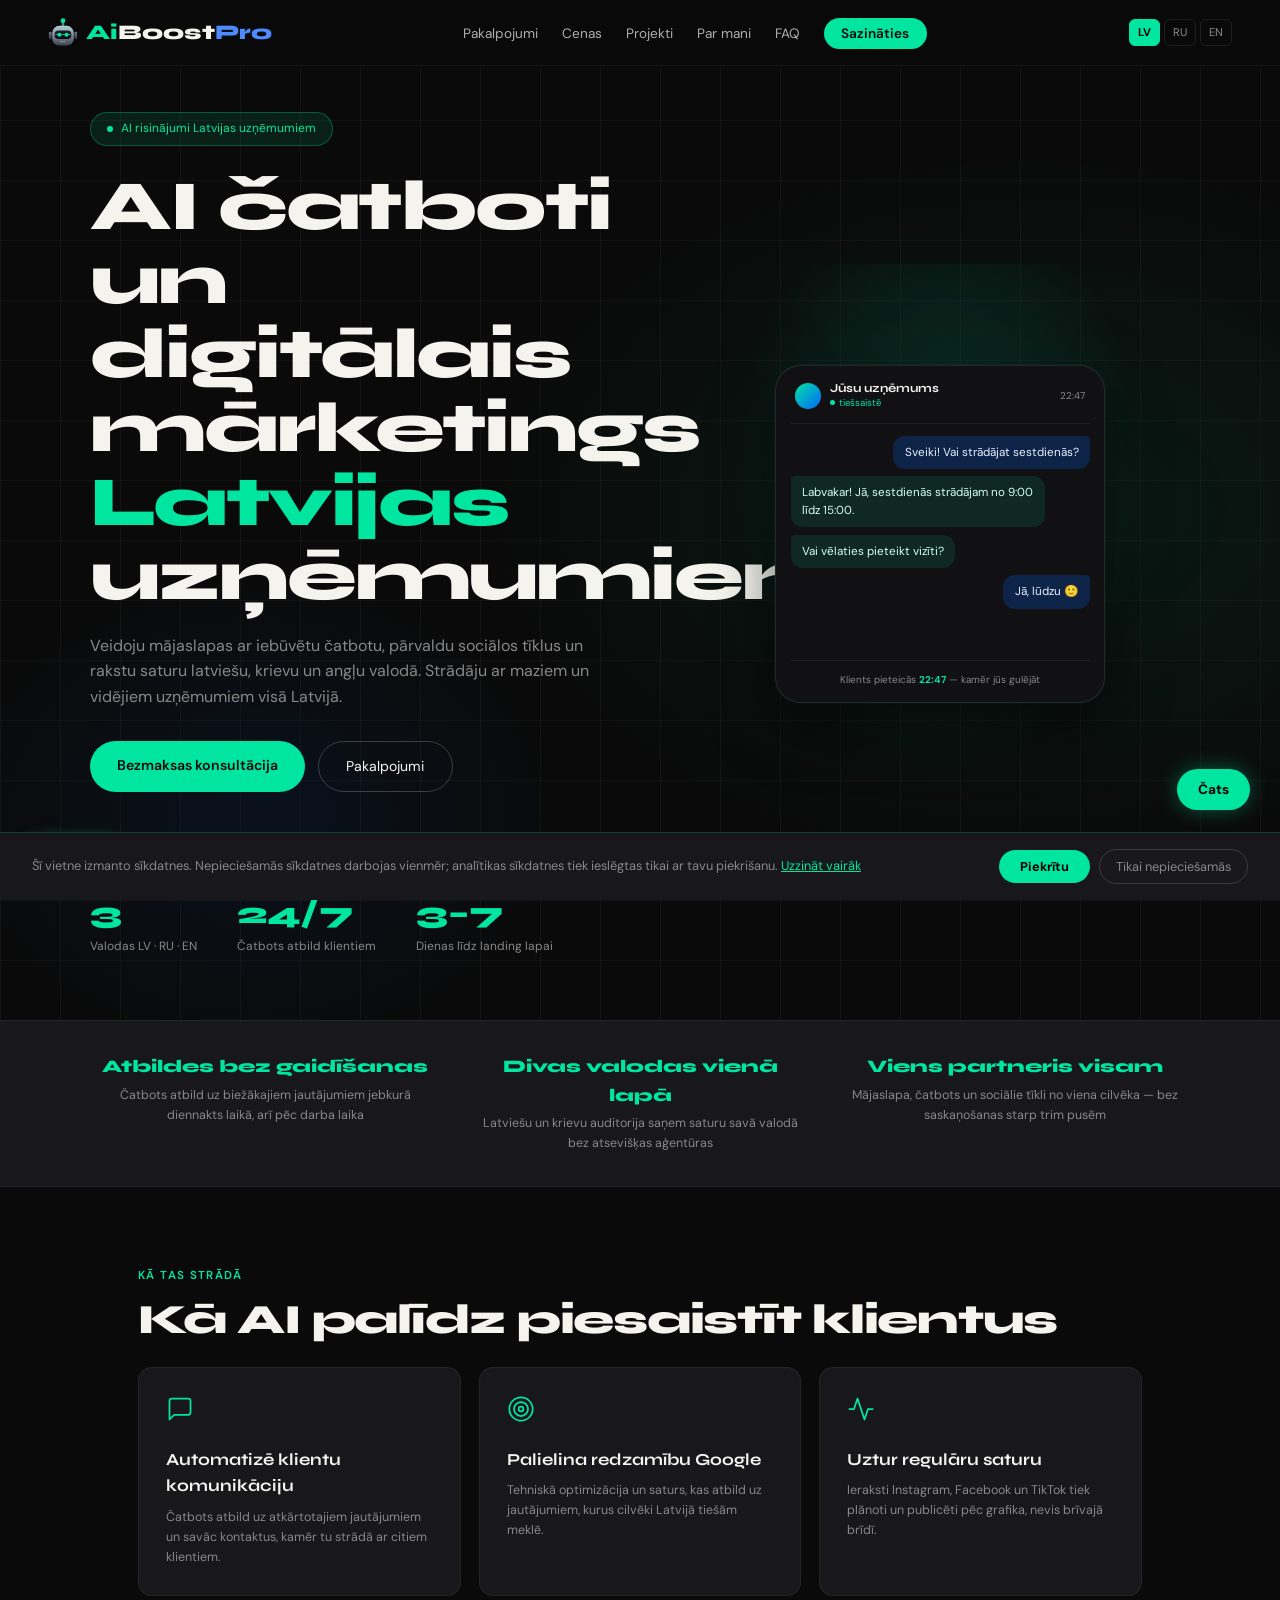
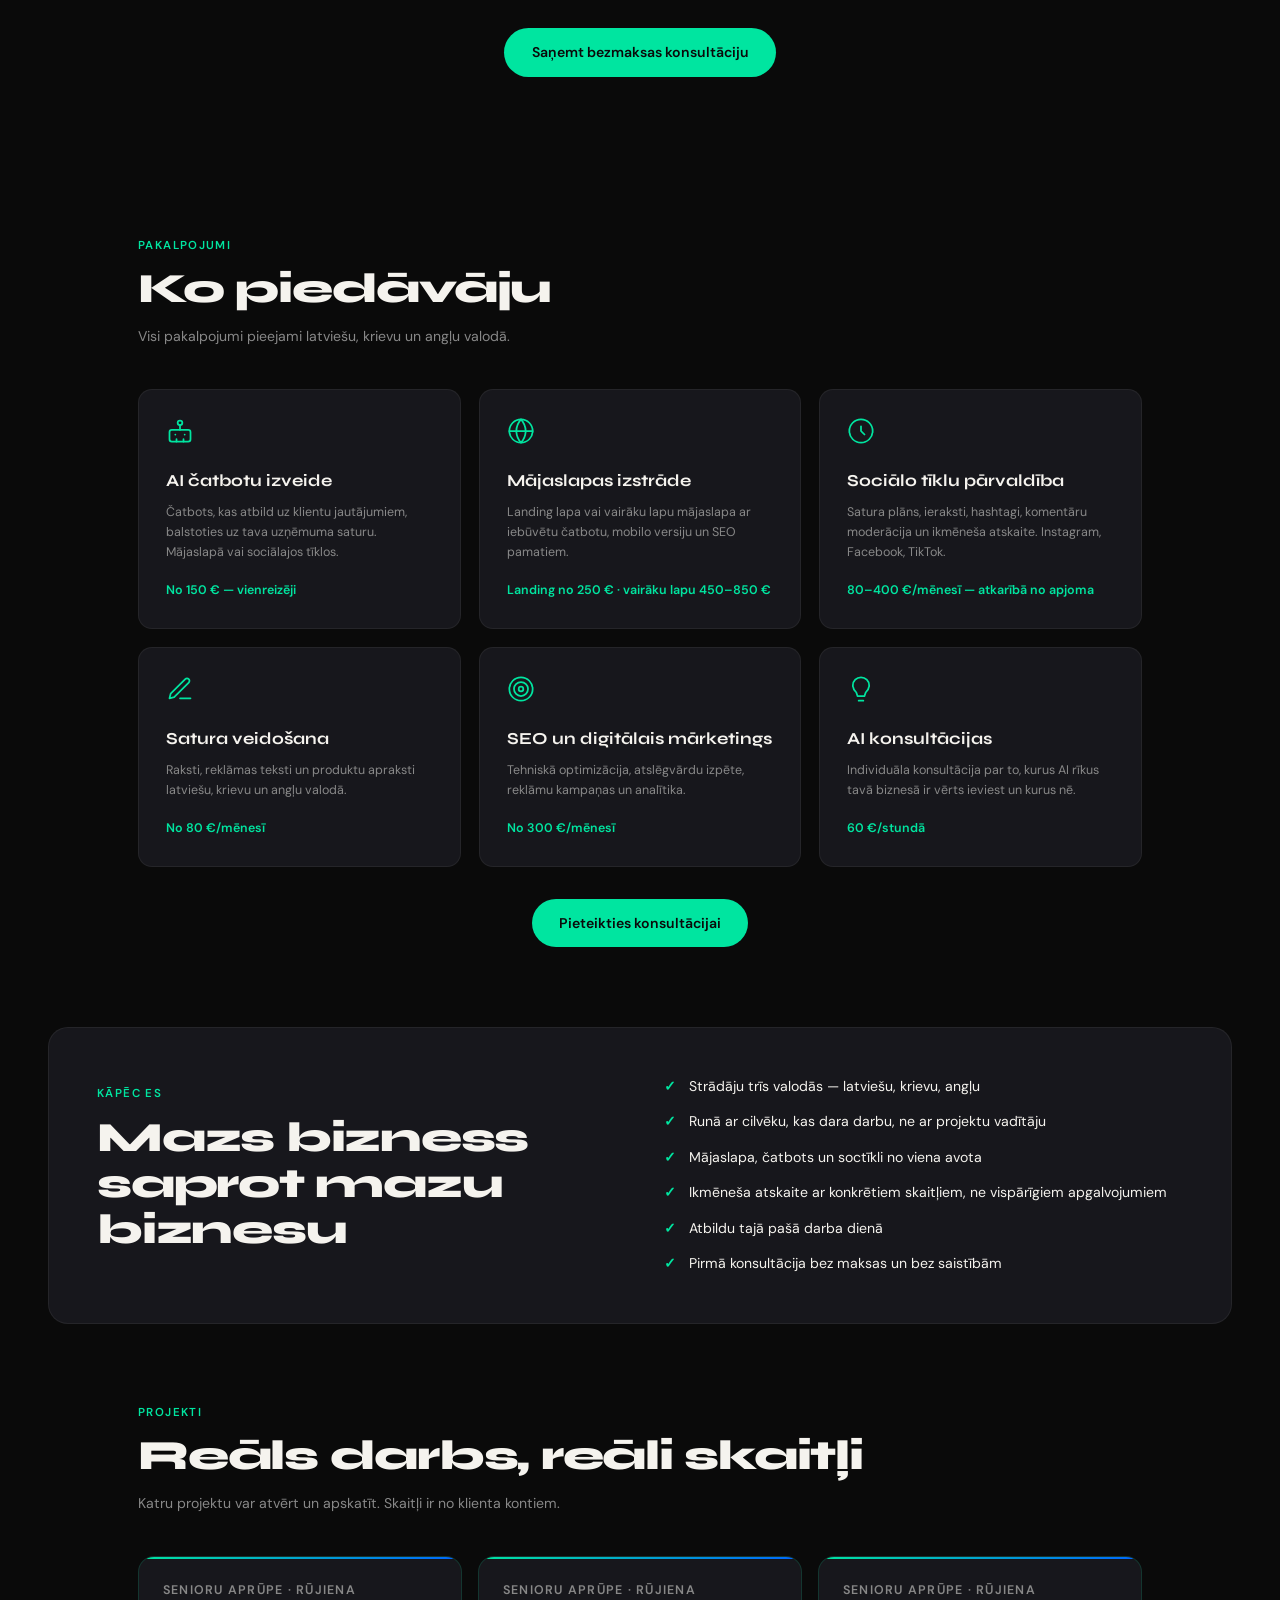
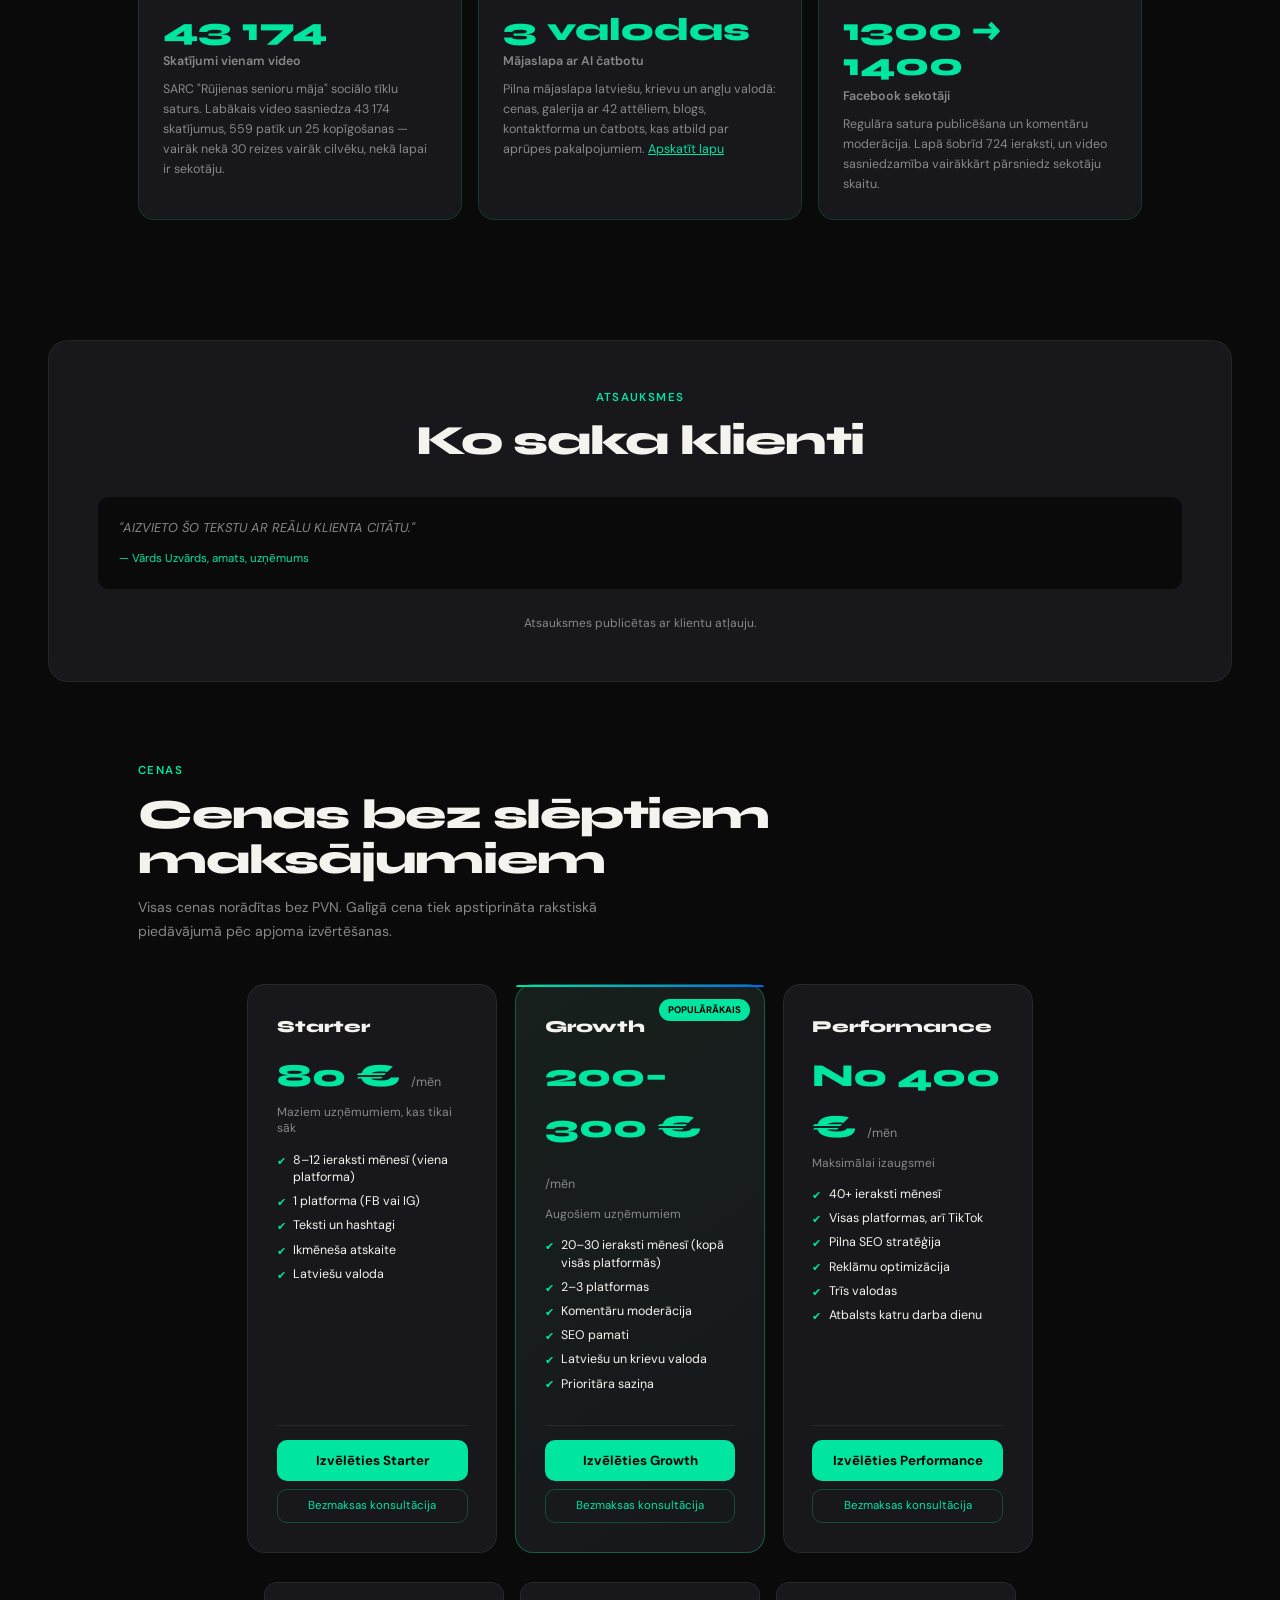
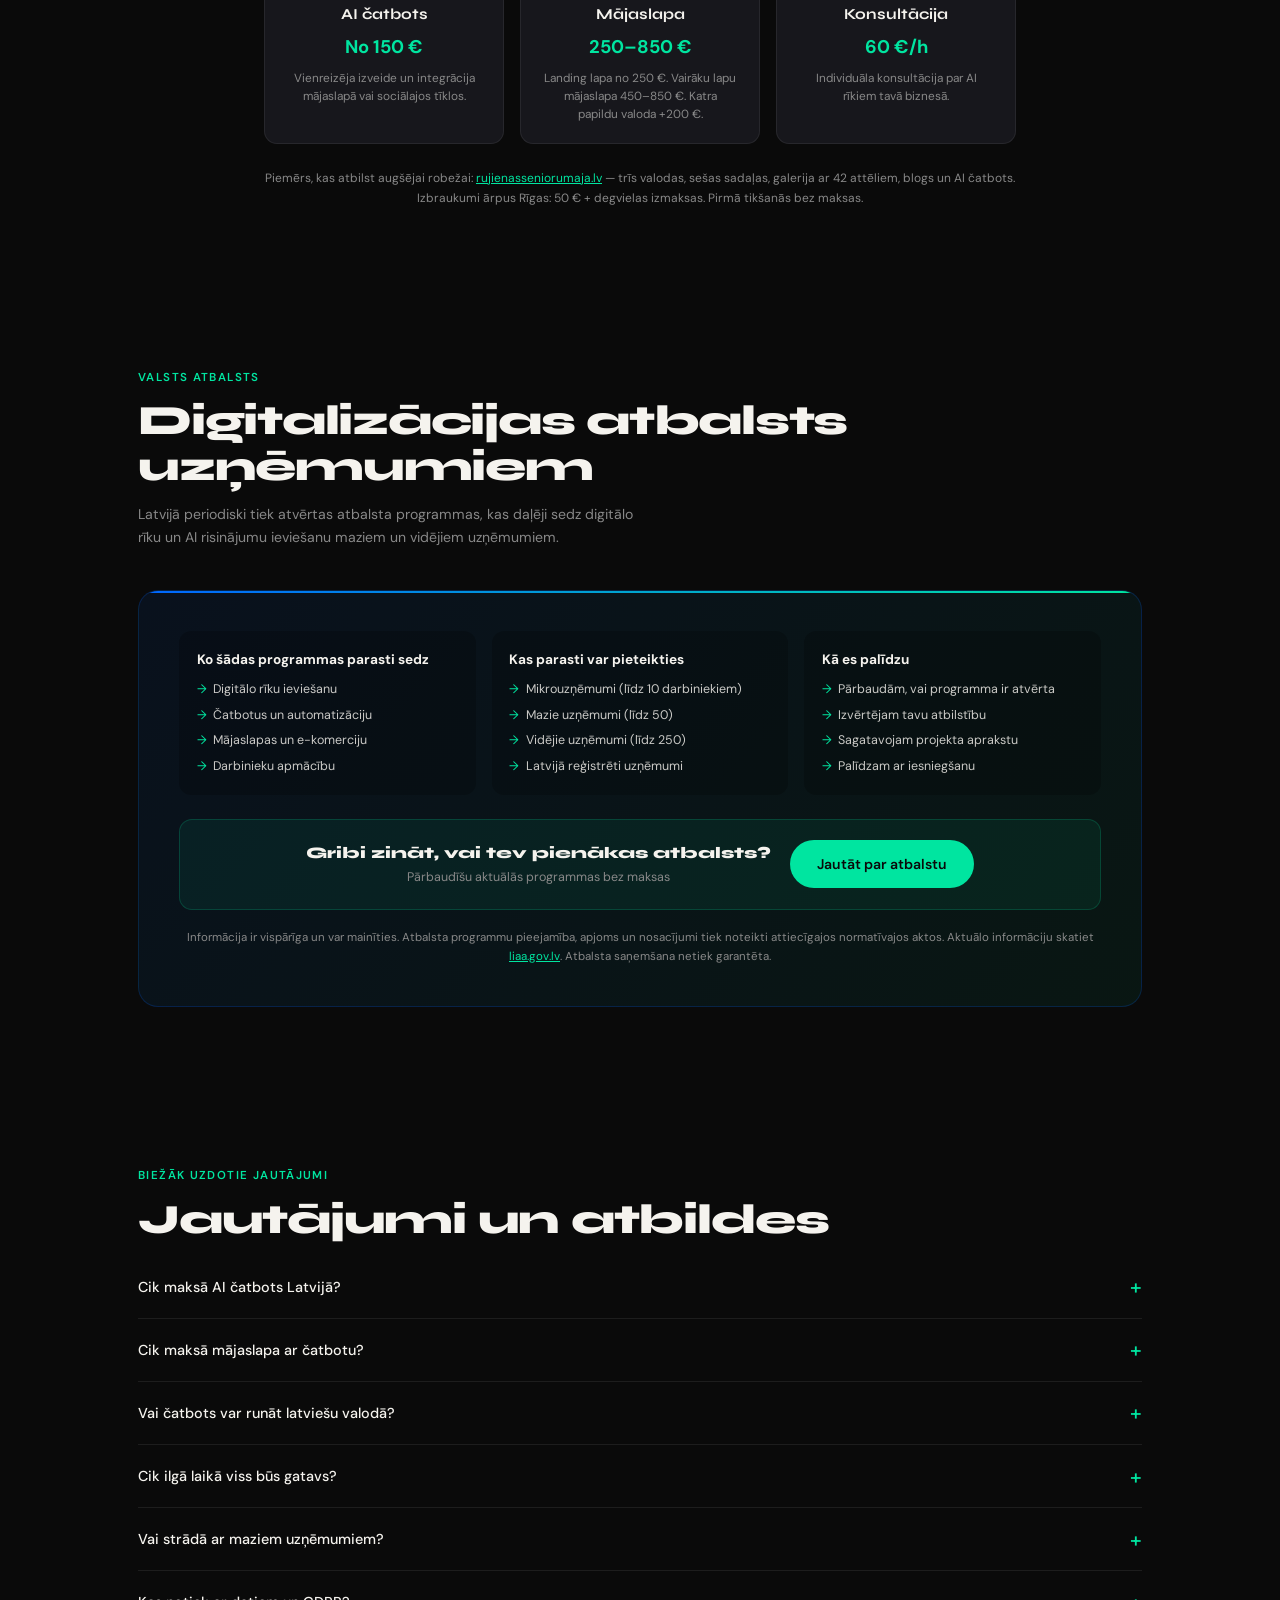
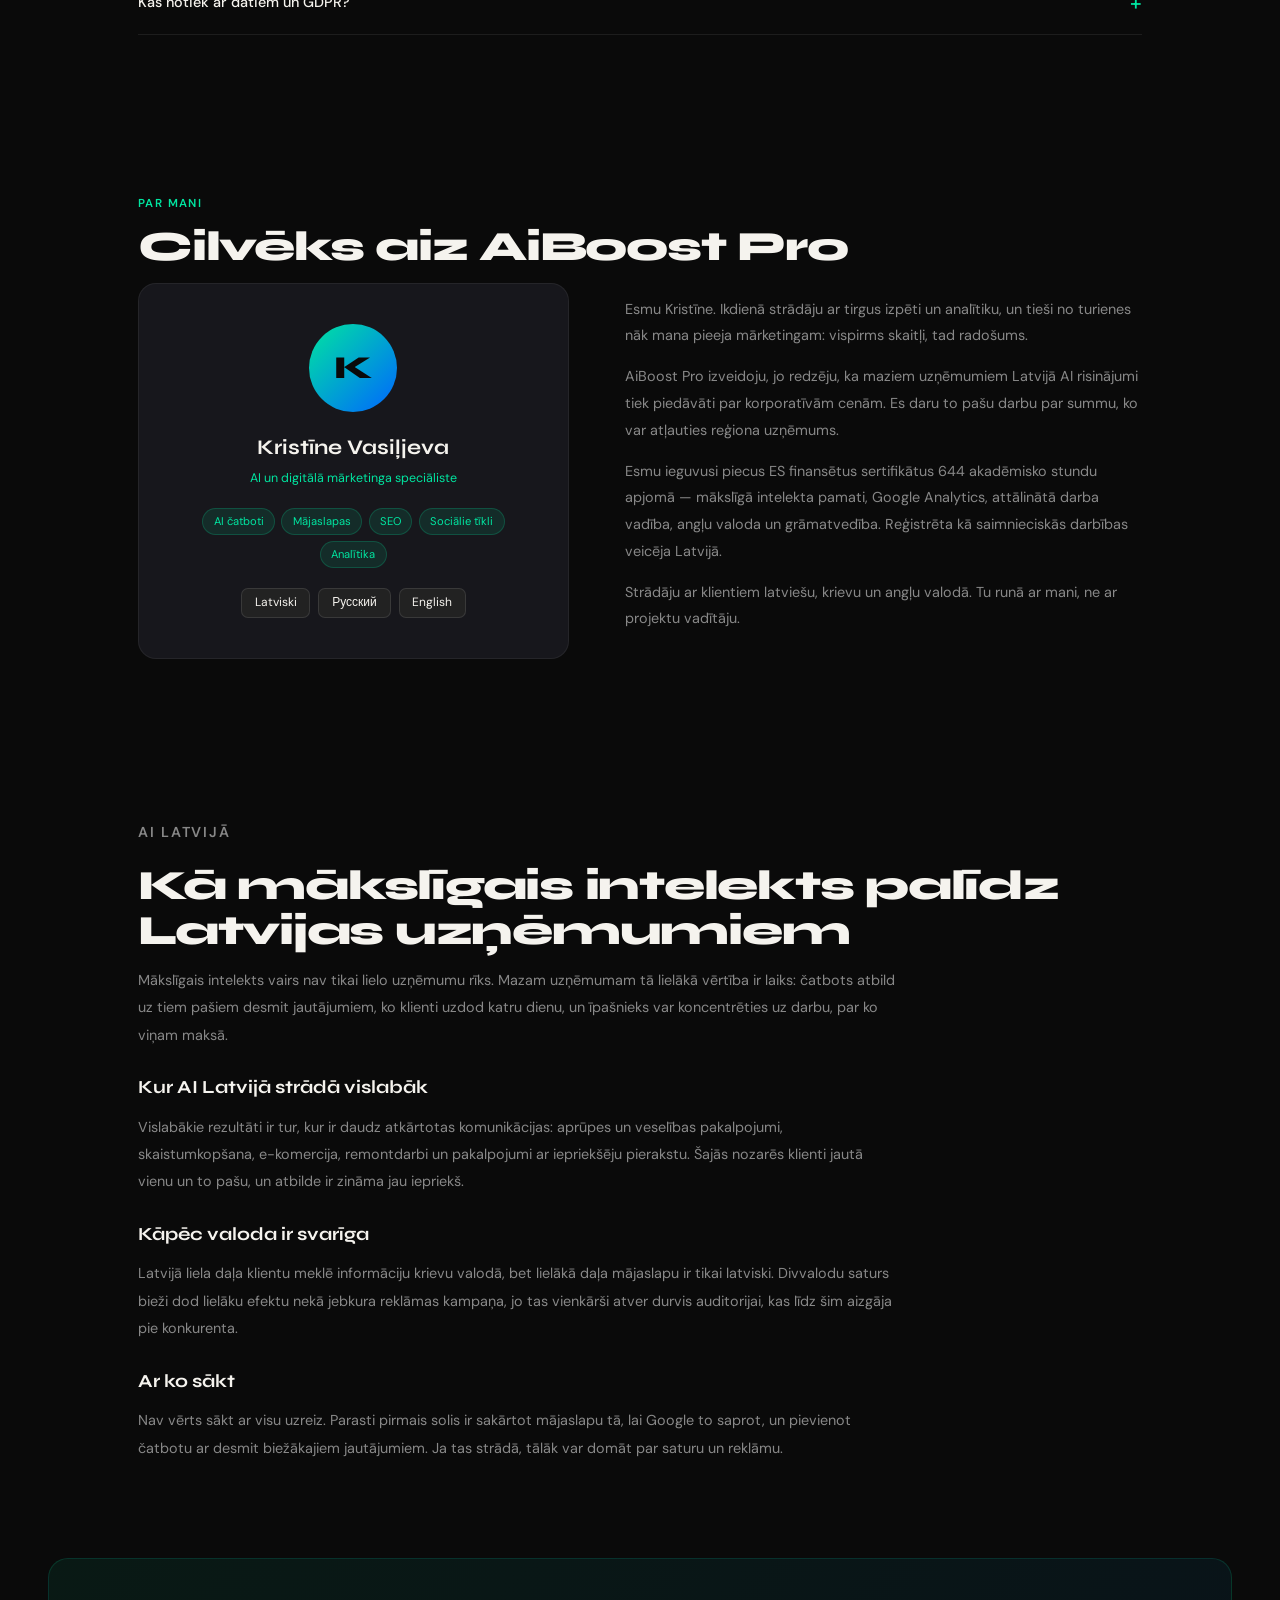
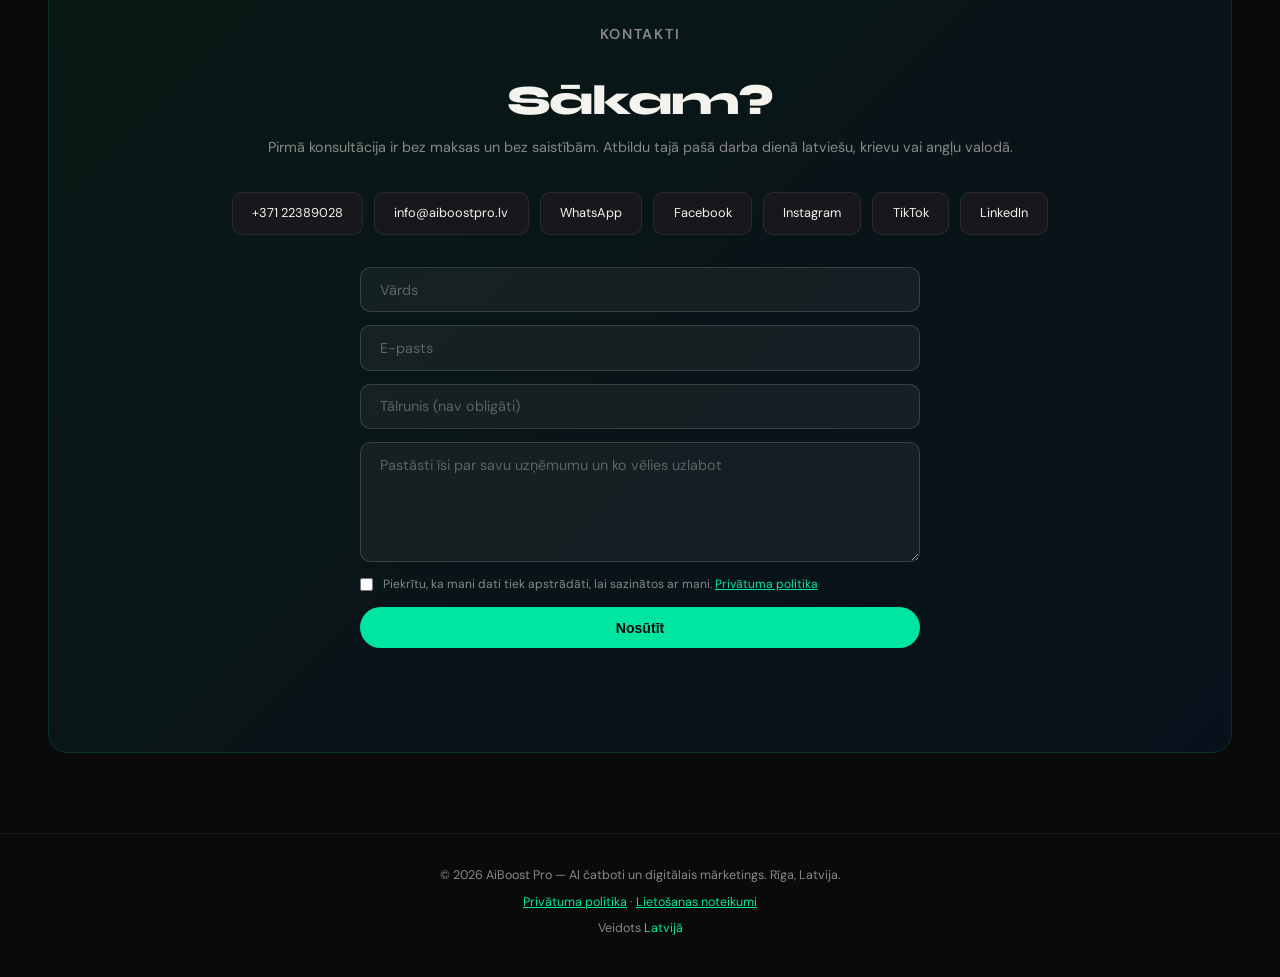
<file: index-1.html>
<!DOCTYPE html>
<html lang="lv">
<head>
<meta charset="UTF-8">
<meta name="viewport" content="width=device-width, initial-scale=1.0">
<meta name="google-site-verification" content="dG8pB2XT4XHh5N6QUkGv60sk6DNqHIGQ9BqFExKNHuM">

<title>AI čatboti un digitālais mārketings Latvijā | AiBoost Pro</title>
<meta name="description" content="AI čatboti latviešu, krievu un angļu valodā no 150 €. Mājaslapas, sociālie tīkli un SEO maziem uzņēmumiem Latvijā. Pirmā konsultācija bez maksas.">
<meta name="author" content="AiBoost Pro">
<meta name="robots" content="index,follow">
<link rel="canonical" href="https://aiboostpro.lv/">
<link rel="alternate" hreflang="lv" href="https://aiboostpro.lv/">
<link rel="alternate" hreflang="ru" href="https://aiboostpro.lv/ru/">
<link rel="alternate" hreflang="en" href="https://aiboostpro.lv/en/">
<link rel="alternate" hreflang="x-default" href="https://aiboostpro.lv/">
<link rel="sitemap" type="application/xml" href="/sitemap.xml">
<link rel="icon" href="/favicon.ico" sizes="any">
<link rel="apple-touch-icon" href="/logo.png">
<meta name="theme-color" content="#0a0a0a">

<meta name="geo.region" content="LV">
<meta name="geo.placename" content="Rīga">
<meta name="geo.position" content="56.9496;24.1052">
<meta name="ICBM" content="56.9496, 24.1052">

<meta property="og:type" content="website">
<meta property="og:site_name" content="AiBoost Pro">
<meta property="og:locale" content="lv_LV">
<meta property="og:title" content="AI čatboti un digitālais mārketings Latvijā | AiBoost Pro">
<meta property="og:description" content="AI čatboti latviešu, krievu un angļu valodā. Mājaslapas, sociālie tīkli un SEO maziem uzņēmumiem Latvijā.">
<meta property="og:url" content="https://aiboostpro.lv/">
<meta property="og:image" content="https://aiboostpro.lv/og-image.jpg">
<meta property="og:image:width" content="1200">
<meta property="og:image:height" content="630">
<meta name="twitter:card" content="summary_large_image">
<meta name="twitter:title" content="AI čatboti un digitālais mārketings Latvijā | AiBoost Pro">
<meta name="twitter:description" content="AI čatboti latviešu, krievu un angļu valodā maziem uzņēmumiem Latvijā.">
<meta name="twitter:image" content="https://aiboostpro.lv/og-image.jpg">

<script type="application/ld+json">
{
  "@context": "https://schema.org",
  "@graph": [
    {
      "@type": "ProfessionalService",
      "@id": "https://aiboostpro.lv/#organization",
      "name": "AiBoost Pro",
      "alternateName": ["AiBoost Pro Latvija", "AiBoost Pro — AI aģentūra Latvijā"],
      "disambiguatingDescription": "AiBoost Pro ir Latvijas mākslīgā intelekta un digitālā mārketinga aģentūra. Nav saistīta ar AIBOOSTPRO novērošanas kameru zīmolu.",
      "description": "AiBoost Pro ir Latvijas AI un digitālā mārketinga aģentūra. Izstrādā AI čatbotus latviešu, krievu un angļu valodā, veido mājaslapas ar iebūvētu čatbotu, pārvalda sociālos tīklus un nodrošina SEO pakalpojumus maziem un vidējiem uzņēmumiem.",
      "url": "https://aiboostpro.lv/",
      "logo": "https://aiboostpro.lv/logo.png",
      "image": "https://aiboostpro.lv/og-image.jpg",
      "telephone": "+37122389028",
      "email": "info@aiboostpro.lv",
      "priceRange": "€60–€900",
      "openingHours": "Mo-Fr 09:00-18:00",
      "founder": {
        "@type": "Person",
        "name": "Kristīne Vasiļjeva",
        "jobTitle": "AI un digitālā mārketinga speciāliste",
        "knowsLanguage": ["lv", "ru", "en"]
      },
      "address": {
        "@type": "PostalAddress",
        "addressLocality": "Rīga",
        "addressCountry": "LV"
      },
      "geo": {
        "@type": "GeoCoordinates",
        "latitude": "56.9496",
        "longitude": "24.1052"
      },
      "areaServed": { "@type": "Country", "name": "Latvija" },
      "availableLanguage": ["lv", "ru", "en"],
      "knowsAbout": [
        "AI čatbotu izstrāde",
        "Mājaslapu izstrāde",
        "Sociālo tīklu pārvaldība",
        "SEO optimizācija",
        "Satura veidošana latviešu un krievu valodā"
      ],
      "sameAs": [
        "https://www.facebook.com/share/1AeCYCRLKz/",
        "https://www.instagram.com/aiboostpro.lv",
        "https://www.tiktok.com/@aiboostpro.lv",
        "https://www.linkedin.com/company/aiboostpro"
      ],
      "hasOfferCatalog": {
        "@type": "OfferCatalog",
        "name": "AiBoost Pro pakalpojumi",
        "itemListElement": [
          {
            "@type": "Offer",
            "itemOffered": {
              "@type": "Service",
              "name": "AI čatbotu izveide",
              "description": "Mākslīgā intelekta čatbots mājaslapai vai sociālajiem tīkliem, kas atbild klientiem 24/7 latviešu, krievu vai angļu valodā."
            },
            "priceSpecification": {
              "@type": "PriceSpecification",
              "minPrice": "150",
              "priceCurrency": "EUR"
            }
          },
          {
            "@type": "Offer",
            "itemOffered": {
              "@type": "Service",
              "name": "Mājaslapas izstrāde ar AI čatbotu",
              "description": "Landing lapa vai vairāku lapu mājaslapa ar iebūvētu čatbotu, mobilo versiju un SEO. Iespējamas LV, RU un EN versijas."
            },
            "priceSpecification": {
              "@type": "PriceSpecification",
              "minPrice": "250",
              "maxPrice": "850",
              "priceCurrency": "EUR"
            }
          },
          {
            "@type": "Offer",
            "itemOffered": {
              "@type": "Service",
              "name": "Sociālo tīklu pārvaldība",
              "description": "Satura plānošana, veidošana un publicēšana Instagram, Facebook un TikTok, komentāru moderācija un ikmēneša atskaite."
            },
            "priceSpecification": {
              "@type": "PriceSpecification",
              "minPrice": "80",
              "maxPrice": "300",
              "priceCurrency": "EUR",
              "unitText": "MONTH"
            }
          },
          {
            "@type": "Offer",
            "itemOffered": {
              "@type": "Service",
              "name": "SEO un digitālais mārketings",
              "description": "Meklētājprogrammu optimizācija, atslēgvārdu izpēte, reklāmu kampaņas un analītika."
            },
            "priceSpecification": {
              "@type": "PriceSpecification",
              "minPrice": "300",
              "priceCurrency": "EUR",
              "unitText": "MONTH"
            }
          },
          {
            "@type": "Offer",
            "itemOffered": {
              "@type": "Service",
              "name": "AI satura veidošana",
              "description": "Raksti, reklāmas teksti un produktu apraksti latviešu, krievu un angļu valodā."
            },
            "priceSpecification": {
              "@type": "PriceSpecification",
              "minPrice": "80",
              "priceCurrency": "EUR",
              "unitText": "MONTH"
            }
          }
        ]
      }
    },
    {
      "@type": "WebSite",
      "@id": "https://aiboostpro.lv/#website",
      "url": "https://aiboostpro.lv/",
      "name": "AiBoost Pro",
      "inLanguage": "lv-LV",
      "publisher": { "@id": "https://aiboostpro.lv/#organization" }
    },
    {
      "@type": "FAQPage",
      "@id": "https://aiboostpro.lv/#faq",
      "mainEntity": [
        {
          "@type": "Question",
          "name": "Cik maksā AI čatbots Latvijā?",
          "acceptedAnswer": {
            "@type": "Answer",
            "text": "AI čatbota izveide sākas no 150 EUR vienreizēji. Cena ir atkarīga no valodu skaita, integrācijām un scenāriju sarežģītības. Pirmā konsultācija ir bez maksas."
          }
        },
        {
          "@type": "Question",
          "name": "Cik maksā mājaslapa ar čatbotu?",
          "acceptedAnswer": {
            "@type": "Answer",
            "text": "Vienas lapas landing lapa ar čatbotu sākas no 250 EUR. Vairāku lapu mājaslapa ar galeriju, blogu un kontaktformu maksā 450–850 EUR. Katra papildu valoda ir +200 EUR."
          }
        },
        {
          "@type": "Question",
          "name": "Vai AI čatbots var runāt latviešu valodā?",
          "acceptedAnswer": {
            "@type": "Answer",
            "text": "Jā. Čatboti brīvi saprot un atbild latviešu, krievu un angļu valodā. Tie tiek apmācīti uz uzņēmuma mājaslapas satura un dokumentiem, tāpēc atbildes ir precīzas un uzņēmumam specifiskas."
          }
        },
        {
          "@type": "Question",
          "name": "Cik ilgā laikā tiek izveidota mājaslapa ar čatbotu?",
          "acceptedAnswer": {
            "@type": "Answer",
            "text": "Landing lapa ar čatbotu parasti ir gatava 3–7 darba dienās. Vairāku lapu mājaslapa ar vairākām valodām aizņem 2–4 nedēļas atkarībā no satura apjoma."
          }
        },
        {
          "@type": "Question",
          "name": "Vai strādājat ar maziem uzņēmumiem?",
          "acceptedAnswer": {
            "@type": "Answer",
            "text": "Jā, mazie un vidējie uzņēmumi ir galvenā mērķauditorija. Sociālo tīklu paketes sākas no 80 EUR mēnesī."
          }
        },
        {
          "@type": "Question",
          "name": "Kas ir AiBoost Pro?",
          "acceptedAnswer": {
            "@type": "Answer",
            "text": "AiBoost Pro ir Latvijas mākslīgā intelekta un digitālā mārketinga aģentūra, kuras mājaslapa ir aiboostpro.lv. Uzņēmums izstrādā AI čatbotus, mājaslapas, pārvalda sociālos tīklus un nodrošina SEO pakalpojumus latviešu, krievu un angļu valodā."
          }
        }
      ]
    }
  ]
}
</script>

<link rel="preconnect" href="https://fonts.googleapis.com">
<link rel="preconnect" href="https://fonts.gstatic.com" crossorigin>
<link href="https://fonts.googleapis.com/css2?family=Syne:wght@700;800&family=DM+Sans:wght@300;400;500&display=swap" rel="stylesheet">

<style>
*,*::before,*::after{margin:0;padding:0;box-sizing:border-box;}
:root{--black:#0a0a0a;--white:#f5f3ee;--accent:#00e5a0;--accent2:#0066ff;--gray:#17171c;--gray2:#222;--muted:#888;}
html{scroll-behavior:smooth;}
body{background:var(--black);color:var(--white);font-family:"DM Sans",sans-serif;line-height:1.6;overflow-x:hidden;}
a{color:var(--accent);}
img{max-width:100%;height:auto;}

.skip-link{position:absolute;top:-100px;left:0;background:var(--accent);color:#000;padding:8px 16px;font-weight:700;z-index:99999;transition:top 0.2s;}
.skip-link:focus{top:0;}
:focus-visible{outline:2px solid var(--accent);outline-offset:3px;}

nav{position:fixed;top:0;left:0;right:0;z-index:200;display:flex;justify-content:space-between;align-items:center;padding:1rem 3rem;background:rgba(10,10,10,0.96);backdrop-filter:blur(12px);border-bottom:1px solid rgba(255,255,255,0.06);}
.logo{font-family:"Syne",sans-serif;font-weight:800;font-size:1.3rem;color:var(--white);text-decoration:none;display:flex;align-items:center;gap:0.5rem;}
.logo .ai{color:var(--accent);}
.logo .pro{color:#4d8aff;}
.logo-bot{width:30px;height:30px;flex-shrink:0;animation:botFloat 4s ease-in-out infinite;}
@keyframes botFloat{0%,100%{transform:translateY(0);}50%{transform:translateY(-2.5px);}}
.bot-orb{animation:orbPulse 2.2s ease-in-out infinite;transform-origin:center;}
@keyframes orbPulse{0%,100%{opacity:1;}50%{opacity:0.35;}}
.bot-eye{animation:botBlink 5s infinite;transform-origin:center;}
@keyframes botBlink{0%,92%,100%{transform:scaleY(1);}95%{transform:scaleY(0.12);}}
.bot-scan{animation:botScan 3.5s ease-in-out infinite;}
@keyframes botScan{0%,100%{opacity:0;}45%{opacity:0.55;}55%{opacity:0.55;}}
.nav-links{display:flex;gap:1.5rem;list-style:none;align-items:center;}
.nav-links a{color:var(--white);text-decoration:none;font-size:0.85rem;opacity:0.7;transition:opacity 0.2s;}
.nav-links a:hover{opacity:1;}
.nav-cta{background:var(--accent)!important;color:var(--black)!important;opacity:1!important;padding:0.45rem 1.1rem;border-radius:100px;font-weight:600!important;}
.lang-switch{display:flex;gap:0.25rem;margin-left:0.7rem;}
.lang-switch a{font-size:0.7rem;padding:0.22rem 0.5rem;border-radius:6px;border:1px solid rgba(255,255,255,0.15);color:var(--white);text-decoration:none;opacity:0.55;transition:all 0.2s;}
.lang-switch a:hover{opacity:1;}
.lang-switch a.active{background:var(--accent);color:#000;border-color:var(--accent);opacity:1;font-weight:700;}
.nav-right{display:flex;align-items:center;}
.hamburger{display:none;flex-direction:column;gap:5px;cursor:pointer;background:none;border:none;padding:5px;z-index:201;}
.hamburger span{display:block;width:22px;height:2px;background:var(--white);border-radius:2px;transition:all 0.3s ease;}
.hamburger.active span:nth-child(1){transform:rotate(45deg) translate(5px,5px);}
.hamburger.active span:nth-child(2){opacity:0;}
.hamburger.active span:nth-child(3){transform:rotate(-45deg) translate(5px,-5px);}
.mobile-menu{display:none;position:fixed;top:61px;left:0;right:0;background:rgba(10,10,10,0.98);z-index:199;border-bottom:1px solid rgba(255,255,255,0.08);padding:0.5rem 0;}
.mobile-menu.open{display:block;}
.mobile-menu a{display:block;color:var(--white);text-decoration:none;padding:0.9rem 2rem;font-size:1rem;border-bottom:1px solid rgba(255,255,255,0.05);}
.mobile-menu a:last-child{color:var(--accent);font-weight:600;border:none;}

.hero{min-height:100vh;display:flex;align-items:center;padding:7rem 3rem 4rem;position:relative;overflow:hidden;}
.hero-bg{position:absolute;inset:0;background:radial-gradient(ellipse 60% 50% at 80% 50%,rgba(0,229,160,0.08),transparent 70%),radial-gradient(ellipse 40% 40% at 20% 80%,rgba(0,102,255,0.08),transparent 60%);pointer-events:none;}
.hero-grid{position:absolute;inset:0;background-image:linear-gradient(rgba(255,255,255,0.03) 1px,transparent 1px),linear-gradient(90deg,rgba(255,255,255,0.03) 1px,transparent 1px);background-size:60px 60px;pointer-events:none;}
.hero-content{position:relative;max-width:1100px;margin:0 auto;width:100%;display:grid;grid-template-columns:1.05fr 0.95fr;gap:3rem;align-items:center;}
.hero-left{min-width:0;}

/* --- Animēts čata demo --- */
.hero-demo{position:relative;justify-self:center;width:100%;max-width:330px;animation:fadeUp 0.7s 0.35s ease both;}
.demo-phone{background:#111114;border:1px solid rgba(255,255,255,0.09);border-radius:26px;padding:0.9rem;box-shadow:0 20px 60px rgba(0,0,0,0.55),0 0 0 1px rgba(0,229,160,0.06);}
.demo-glow{position:absolute;inset:-30% -20%;background:radial-gradient(ellipse at 50% 40%,rgba(0,229,160,0.16),transparent 65%);pointer-events:none;z-index:-1;}
.demo-bar{display:flex;align-items:center;gap:0.55rem;padding:0 0.3rem 0.75rem;border-bottom:1px solid rgba(255,255,255,0.06);margin-bottom:0.75rem;}
.demo-dot{width:26px;height:26px;border-radius:50%;background:linear-gradient(135deg,var(--accent),var(--accent2));flex-shrink:0;}
.demo-name{font-family:"Syne",sans-serif;font-size:0.76rem;font-weight:700;line-height:1.2;}
.demo-live{font-size:0.6rem;color:var(--accent);display:flex;align-items:center;gap:0.25rem;}
.demo-live::before{content:"";width:5px;height:5px;border-radius:50%;background:var(--accent);animation:pulse 2s infinite;}
.demo-time{margin-left:auto;font-size:0.62rem;color:var(--muted);}
.demo-feed{display:flex;flex-direction:column;gap:0.45rem;min-height:212px;}
.demo-msg{font-size:0.73rem;line-height:1.5;padding:0.5rem 0.7rem;max-width:85%;opacity:0;transform:translateY(8px);animation:msgIn 0.45s ease forwards;}
.demo-msg.u{align-self:flex-end;background:rgba(0,102,255,0.22);border-radius:12px 4px 12px 12px;color:#e8f0ff;}
.demo-msg.b{align-self:flex-start;background:rgba(0,229,160,0.11);border-radius:4px 12px 12px 12px;color:#d3fff0;}
.demo-msg:nth-child(1){animation-delay:1.0s;}
.demo-msg:nth-child(2){animation-delay:2.4s;}
.demo-msg:nth-child(3){animation-delay:4.6s;}
.demo-msg:nth-child(4){animation-delay:6.0s;}
@keyframes msgIn{to{opacity:1;transform:translateY(0);}}
.demo-typing{align-self:flex-start;display:flex;gap:3px;padding:0.6rem 0.75rem;background:rgba(0,229,160,0.11);border-radius:4px 12px 12px 12px;opacity:0;animation:typeShow 2.2s 2.4s ease forwards;}
@keyframes typeShow{0%{opacity:0;}12%{opacity:1;}88%{opacity:1;}100%{opacity:0;height:0;padding:0;margin-top:-0.45rem;}}
.demo-typing i{width:5px;height:5px;border-radius:50%;background:var(--accent);display:block;animation:bounce 1.2s infinite;}
.demo-typing i:nth-child(2){animation-delay:0.15s;}
.demo-typing i:nth-child(3){animation-delay:0.3s;}
@keyframes bounce{0%,60%,100%{transform:translateY(0);opacity:0.4;}30%{transform:translateY(-4px);opacity:1;}}
.demo-foot{margin-top:0.75rem;padding-top:0.7rem;border-top:1px solid rgba(255,255,255,0.06);font-size:0.62rem;color:var(--muted);text-align:center;opacity:0;animation:msgIn 0.5s 7.2s ease forwards;}
.demo-foot b{color:var(--accent);font-weight:700;}
.hero-tag{display:inline-flex;align-items:center;gap:0.5rem;background:rgba(0,229,160,0.1);border:1px solid rgba(0,229,160,0.3);color:var(--accent);font-size:0.75rem;padding:0.4rem 1rem;border-radius:100px;margin-bottom:1.5rem;}
.hero-tag::before{content:"";width:6px;height:6px;background:var(--accent);border-radius:50%;animation:pulse 2s infinite;}
@keyframes pulse{0%,100%{opacity:1;}50%{opacity:0.3;}}
@keyframes fadeUp{from{opacity:0;transform:translateY(20px);}to{opacity:1;transform:translateY(0);}}
.hero h1{font-family:"Syne",sans-serif;font-size:clamp(2.2rem,5.5vw,5rem);font-weight:800;line-height:1.05;letter-spacing:-0.03em;margin-bottom:1.2rem;animation:fadeUp 0.7s ease both;}
.hero h1 em{font-style:normal;color:var(--accent);}
.hero-sub{font-size:1rem;color:var(--muted);max-width:520px;margin-bottom:2rem;animation:fadeUp 0.7s 0.1s ease both;}
.hero-actions{display:flex;gap:0.8rem;flex-wrap:wrap;animation:fadeUp 0.7s 0.2s ease both;}
.btn-primary{background:var(--accent);color:var(--black);padding:0.8rem 1.7rem;border-radius:100px;font-weight:600;font-size:0.88rem;text-decoration:none;transition:transform 0.2s,box-shadow 0.2s;display:inline-block;}
.btn-primary:hover{transform:translateY(-2px);box-shadow:0 0 25px rgba(0,229,160,0.35);}
.btn-secondary{border:1px solid rgba(255,255,255,0.2);color:var(--white);padding:0.8rem 1.7rem;border-radius:100px;font-size:0.88rem;text-decoration:none;display:inline-block;transition:border-color 0.2s;}
.btn-secondary:hover{border-color:rgba(255,255,255,0.5);}
.hero-stats{display:flex;gap:2.5rem;margin-top:3.5rem;padding-top:2.5rem;border-top:1px solid rgba(255,255,255,0.08);animation:fadeUp 0.7s 0.3s ease both;flex-wrap:wrap;}
.stat-num{font-family:"Syne",sans-serif;font-size:1.9rem;font-weight:800;color:var(--accent);}
.stat-label{font-size:0.75rem;color:var(--muted);}

.strip{background:var(--gray);border-top:1px solid rgba(255,255,255,0.05);border-bottom:1px solid rgba(255,255,255,0.05);padding:1.5rem 3rem;}
.strip-inner{max-width:1100px;margin:0 auto;display:flex;flex-wrap:wrap;gap:1.5rem;justify-content:center;text-align:center;}
.strip-item{flex:1;min-width:200px;padding:0.5rem;}
.strip-item h3{font-family:"Syne",sans-serif;font-size:1.1rem;font-weight:800;color:var(--accent);margin-bottom:0.3rem;}
.strip-item p{font-size:0.78rem;color:var(--muted);}

.section-wrap{padding:5rem 3rem;max-width:1100px;margin:0 auto;}
.section-tag{font-size:0.72rem;font-weight:600;color:var(--accent);letter-spacing:0.12em;text-transform:uppercase;margin-bottom:0.7rem;}
.section-wrap h2,.why-section h2,.testimonials-section h2,.contact-section h2{font-family:"Syne",sans-serif;font-size:clamp(1.7rem,3.5vw,2.6rem);font-weight:800;letter-spacing:-0.03em;line-height:1.1;margin-bottom:0.8rem;}
.section-desc{color:var(--muted);font-size:0.88rem;max-width:520px;margin-bottom:2.5rem;line-height:1.7;}
.prose p{color:var(--muted);font-size:0.9rem;line-height:1.9;margin-bottom:1rem;max-width:760px;}
.prose h3{font-family:"Syne",sans-serif;font-size:1.15rem;font-weight:700;margin:1.5rem 0 0.7rem;}

.services-grid{display:grid;grid-template-columns:repeat(auto-fit,minmax(250px,1fr));gap:1.1rem;}
.service-card{background:var(--gray);border:1px solid rgba(255,255,255,0.06);border-radius:14px;padding:1.7rem;transition:transform 0.3s,border-color 0.3s;position:relative;overflow:hidden;}
.service-card::before{content:"";position:absolute;top:0;left:0;right:0;height:2px;background:linear-gradient(90deg,var(--accent),var(--accent2));opacity:0;transition:opacity 0.3s;}
.service-card:hover{transform:translateY(-4px);border-color:rgba(0,229,160,0.2);}
.service-card:hover::before{opacity:1;}
.service-icon{margin-bottom:1rem;display:block;color:var(--accent);}
.service-card h3{font-family:"Syne",sans-serif;font-size:1.05rem;font-weight:700;margin-bottom:0.5rem;}
.service-card p{color:var(--muted);font-size:0.78rem;line-height:1.6;}
.service-price{margin-top:1.1rem;font-size:0.78rem;color:var(--accent);font-weight:600;}

.why-section{background:var(--gray);border-radius:20px;padding:3rem;margin:0 3rem;display:grid;grid-template-columns:1fr 1fr;gap:3rem;align-items:center;border:1px solid rgba(255,255,255,0.06);}
.why-list{list-style:none;display:flex;flex-direction:column;gap:0.9rem;}
.why-list li{display:flex;gap:0.8rem;font-size:0.88rem;line-height:1.5;}
.why-list li::before{content:"✓";color:var(--accent);font-weight:700;flex-shrink:0;}

.case-grid{display:grid;grid-template-columns:repeat(auto-fit,minmax(280px,1fr));gap:1rem;margin-top:1.5rem;}
.case-card{background:var(--gray);border:1px solid rgba(0,229,160,0.15);border-radius:16px;padding:1.5rem;position:relative;overflow:hidden;}
.case-card::before{content:"";position:absolute;top:0;left:0;right:0;height:2px;background:linear-gradient(90deg,var(--accent),var(--accent2));}
.case-label{font-size:0.7rem;color:var(--accent);font-weight:600;letter-spacing:0.1em;text-transform:uppercase;margin-bottom:0.7rem;}
.case-num{font-family:"Syne",sans-serif;font-size:2rem;font-weight:800;color:var(--accent);line-height:1.1;}
.case-title{font-weight:600;margin:0.3rem 0 0.5rem;font-size:0.92rem;}
.case-card p{font-size:0.78rem;color:var(--muted);line-height:1.6;}

.testimonials-section{background:var(--gray);border-radius:20px;padding:3rem;margin:2.5rem 3rem 0;border:1px solid rgba(255,255,255,0.06);text-align:center;}
.testimonials-grid{display:grid;grid-template-columns:repeat(auto-fit,minmax(220px,1fr));gap:1.1rem;margin-top:2rem;}
.testimonial-card{background:var(--black);border:1px solid rgba(255,255,255,0.06);border-radius:12px;padding:1.3rem;text-align:left;}
.testimonial-card p{color:var(--muted);font-size:0.8rem;line-height:1.6;font-style:italic;}
.testimonial-card span{display:block;color:var(--accent);font-size:0.72rem;margin-top:0.7rem;font-style:normal;}

.pricing-grid{display:flex;flex-wrap:wrap;justify-content:center;gap:1.1rem;margin-top:1.5rem;}
.pc{background:var(--gray);border:1px solid rgba(255,255,255,0.07);border-radius:18px;padding:1.8rem;width:250px;position:relative;transition:transform 0.3s,border-color 0.3s;display:flex;flex-direction:column;}
.pc::before{content:"";position:absolute;top:0;left:0;right:0;height:2px;background:linear-gradient(90deg,var(--accent),var(--accent2));opacity:0;transition:opacity 0.3s;border-radius:18px 18px 0 0;}
.pc:hover{transform:translateY(-5px);border-color:rgba(0,229,160,0.22);}
.pc:hover::before,.pc.pop::before{opacity:1;}
.pc.pop{border-color:rgba(0,229,160,0.32);background:linear-gradient(145deg,#17201c,#17171c);}
.pop-badge{position:absolute;top:0.9rem;right:0.9rem;background:var(--accent);color:#000;font-size:0.6rem;font-weight:800;padding:0.2rem 0.55rem;border-radius:100px;text-transform:uppercase;}
.pc-name{font-family:"Syne",sans-serif;font-size:1.05rem;font-weight:800;margin-bottom:0.2rem;}
.pc-price{font-family:"Syne",sans-serif;font-size:2rem;font-weight:800;color:var(--accent);margin:0.4rem 0 0.15rem;}
.pc-price span{font-size:0.78rem;color:var(--muted);font-family:"DM Sans",sans-serif;font-weight:400;}
.pc-desc{color:var(--muted);font-size:0.75rem;margin-bottom:0.9rem;line-height:1.4;}
.pc-features{list-style:none;display:flex;flex-direction:column;gap:0.42rem;margin-bottom:auto;padding-bottom:1.1rem;font-size:0.78rem;}
.pc-features li{display:flex;gap:0.45rem;line-height:1.4;}
.pc-features li::before{content:"✔";color:var(--accent);font-size:0.68rem;flex-shrink:0;margin-top:0.12rem;}
.pc-divider{border:none;border-top:1px solid rgba(255,255,255,0.07);margin:0.9rem 0;}
.pc-btn{width:100%;padding:0.75rem;border-radius:10px;border:none;font-family:"DM Sans",sans-serif;font-size:0.83rem;font-weight:700;cursor:pointer;transition:all 0.2s;margin-bottom:0.45rem;background:var(--accent);color:#000;}
.pc-btn:hover{box-shadow:0 0 20px rgba(0,229,160,0.38);}
.pc-consult{width:100%;padding:0.45rem;border-radius:10px;border:1px solid rgba(0,229,160,0.25);background:transparent;color:var(--accent);font-size:0.72rem;cursor:pointer;font-family:"DM Sans",sans-serif;text-decoration:none;display:block;text-align:center;}
.pc-consult:hover{background:rgba(0,229,160,0.07);}
.extras-grid{display:flex;flex-wrap:wrap;gap:1rem;justify-content:center;margin-top:1.8rem;}
.extra-card{background:var(--gray);border:1px solid rgba(255,255,255,0.07);border-radius:13px;padding:1.2rem 1.4rem;width:240px;text-align:center;}
.extra-card h4{font-family:"Syne",sans-serif;font-size:0.95rem;font-weight:700;margin-bottom:0.25rem;}
.extra-card .ep{color:var(--accent);font-weight:700;font-size:1.15rem;margin:0.4rem 0 0.5rem;}
.extra-card p{color:var(--muted);font-size:0.74rem;line-height:1.5;}
.price-note{text-align:center;color:var(--muted);font-size:0.75rem;margin-top:1.5rem;line-height:1.7;}

.liaa-box{background:linear-gradient(135deg,rgba(0,102,255,0.08),rgba(0,229,160,0.06));border:1px solid rgba(0,102,255,0.2);border-radius:20px;padding:2.5rem;position:relative;overflow:hidden;}
.liaa-box::before{content:"";position:absolute;top:0;left:0;right:0;height:2px;background:linear-gradient(90deg,#0066ff,#00e5a0);}
.liaa-grid{display:grid;grid-template-columns:repeat(auto-fit,minmax(200px,1fr));gap:1rem;margin-bottom:1.5rem;}
.liaa-card{background:rgba(0,0,0,0.22);border-radius:12px;padding:1.1rem;}
.liaa-card h4{font-weight:700;font-size:0.85rem;margin-bottom:0.6rem;}
.liaa-card ul{list-style:none;display:flex;flex-direction:column;gap:0.35rem;}
.liaa-card li{font-size:0.78rem;color:rgba(245,243,238,0.82);display:flex;gap:0.4rem;}
.liaa-card li::before{content:"→";color:var(--accent);flex-shrink:0;}
.liaa-cta{background:rgba(0,229,160,0.07);border:1px solid rgba(0,229,160,0.18);border-radius:13px;padding:1.3rem;text-align:center;display:flex;flex-wrap:wrap;align-items:center;justify-content:center;gap:1.2rem;}
.liaa-cta-title{font-family:"Syne",sans-serif;font-weight:800;font-size:1rem;margin-bottom:0.15rem;}
.liaa-cta-sub{color:var(--muted);font-size:0.78rem;}
.disclaimer{font-size:0.72rem;color:var(--muted);text-align:center;margin-top:1.2rem;line-height:1.6;}

.faq-item{border-bottom:1px solid rgba(255,255,255,0.08);}
.faq-question{display:flex;justify-content:space-between;align-items:center;padding:1.1rem 0;cursor:pointer;font-size:0.9rem;font-weight:500;transition:color 0.2s;user-select:none;width:100%;background:none;border:none;color:var(--white);text-align:left;font-family:"DM Sans",sans-serif;}
.faq-question:hover{color:var(--accent);}
.faq-icon{color:var(--accent);font-size:1.3rem;transition:transform 0.3s;flex-shrink:0;margin-left:1rem;}
.faq-item.open .faq-icon{transform:rotate(45deg);}
.faq-answer{max-height:0;overflow:hidden;transition:max-height 0.4s ease;color:var(--muted);font-size:0.88rem;line-height:1.7;}
.faq-item.open .faq-answer{max-height:400px;padding-bottom:1.1rem;}

.about-grid{display:grid;grid-template-columns:1fr 1.2fr;gap:3.5rem;align-items:center;}
.about-visual{background:var(--gray);border-radius:18px;padding:2.5rem;border:1px solid rgba(255,255,255,0.06);text-align:center;}
.avatar-circle{width:88px;height:88px;background:linear-gradient(135deg,var(--accent),var(--accent2));border-radius:50%;margin:0 auto 1.2rem;display:flex;align-items:center;justify-content:center;font-family:"Syne",sans-serif;font-size:2rem;font-weight:800;color:var(--black);}
.about-name{font-family:"Syne",sans-serif;font-size:1.3rem;font-weight:700;margin-bottom:0.3rem;}
.about-role{color:var(--accent);font-size:0.78rem;margin-bottom:1.2rem;}
.skills-tags{display:flex;flex-wrap:wrap;gap:0.4rem;justify-content:center;}
.skill-tag{background:rgba(0,229,160,0.1);border:1px solid rgba(0,229,160,0.2);color:var(--accent);font-size:0.7rem;padding:0.22rem 0.65rem;border-radius:100px;}
.lang-badges{display:flex;gap:0.5rem;margin-top:1.2rem;flex-wrap:wrap;justify-content:center;}
.lang-badge{background:var(--gray2);border:1px solid rgba(255,255,255,0.1);padding:0.3rem 0.8rem;border-radius:7px;font-size:0.75rem;}
.about-text p{color:var(--muted);line-height:1.85;margin-bottom:0.9rem;font-size:0.9rem;}

.contact-section{background:linear-gradient(135deg,rgba(0,229,160,0.07),rgba(0,102,255,0.07));border:1px solid rgba(0,229,160,0.15);border-radius:20px;padding:4rem 3rem;margin:0 3rem 5rem;text-align:center;}
.contact-section > p{color:var(--muted);font-size:0.9rem;margin-bottom:2rem;}
.contact-links{display:flex;gap:0.7rem;justify-content:center;flex-wrap:wrap;}
.contact-item{display:flex;align-items:center;gap:0.45rem;background:var(--gray);border:1px solid rgba(255,255,255,0.08);padding:0.65rem 1.2rem;border-radius:10px;font-size:0.8rem;color:var(--white);text-decoration:none;transition:border-color 0.2s,transform 0.2s;}
.contact-item:hover{border-color:var(--accent);transform:translateY(-2px);}
.contact-form{max-width:560px;margin:2rem auto 0;display:flex;flex-direction:column;gap:0.8rem;text-align:left;}
.contact-form input,.contact-form textarea{padding:0.8rem 1.2rem;border-radius:10px;border:1px solid rgba(255,255,255,0.15);background:rgba(255,255,255,0.05);color:#fff;font-size:0.9rem;font-family:"DM Sans",sans-serif;outline:none;transition:border-color 0.2s;width:100%;}
.contact-form input:focus,.contact-form textarea:focus{border-color:var(--accent);}
.contact-form textarea{min-height:120px;resize:vertical;}
.contact-form input::placeholder,.contact-form textarea::placeholder{color:rgba(255,255,255,0.3);}
.form-consent{display:flex;gap:0.6rem;align-items:flex-start;font-size:0.75rem;color:var(--muted);}
.form-consent input{width:auto;flex-shrink:0;margin-top:0.2rem;}
.form-status{font-size:0.82rem;margin-top:0.5rem;min-height:1.2rem;}

footer{text-align:center;padding:2rem 3rem;color:var(--muted);font-size:0.78rem;border-top:1px solid rgba(255,255,255,0.06);}
footer p{margin-bottom:0.4rem;}
footer span{color:var(--accent);}

.fade-up{opacity:0;transform:translateY(25px);transition:opacity 0.6s ease,transform 0.6s ease;}
.fade-up.visible{opacity:1;transform:translateY(0);}

#wa-btn{position:fixed;bottom:20px;left:20px;background:#25D366;color:#fff;padding:12px 18px;border-radius:30px;font-weight:600;text-decoration:none;z-index:9990;font-size:0.85rem;display:flex;align-items:center;gap:0.5rem;box-shadow:0 4px 15px rgba(37,211,102,0.4);transition:transform 0.2s;}
#wa-btn:hover{transform:translateY(-3px);}
.back-to-top{position:fixed;bottom:150px;right:30px;background:rgba(255,255,255,0.1);color:#fff;border:1px solid rgba(255,255,255,0.2);width:40px;height:40px;border-radius:50%;font-size:1.1rem;cursor:pointer;opacity:0;transition:opacity 0.3s,transform 0.2s;pointer-events:none;z-index:998;}
.back-to-top.visible{opacity:1;pointer-events:auto;}
.back-to-top:hover{transform:translateY(-3px);background:var(--accent);color:#000;border-color:var(--accent);}

#chat-btn{position:fixed;bottom:90px;right:30px;background:var(--accent);color:#000;padding:0.75rem 1.3rem;border-radius:50px;cursor:pointer;z-index:9991;font-weight:700;font-size:0.85rem;box-shadow:0 0 20px rgba(0,229,160,0.35);display:flex;align-items:center;gap:0.5rem;border:none;font-family:"DM Sans",sans-serif;transition:transform 0.2s;}
#chat-btn:hover{transform:translateY(-3px);}
#chat-window{position:fixed;bottom:150px;right:30px;width:340px;max-width:calc(100vw - 24px);height:480px;max-height:calc(100vh - 180px);background:#141414;border-radius:20px;display:none;flex-direction:column;overflow:hidden;box-shadow:0 8px 40px rgba(0,0,0,0.6);z-index:9992;border:1px solid rgba(0,229,160,0.2);}
#chat-window.open{display:flex;}
#chat-header{background:linear-gradient(90deg,#00c87a,#00e5a0);color:#000;padding:0.9rem 1rem;display:flex;justify-content:space-between;align-items:center;font-family:"Syne",sans-serif;font-weight:700;font-size:0.9rem;}
.chat-status{font-size:0.68rem;font-weight:400;opacity:0.8;}
#chat-close{cursor:pointer;font-size:1.3rem;background:none;border:none;color:#000;opacity:0.7;line-height:1;}
#chat-lang{display:flex;gap:0.4rem;padding:0.5rem 0.8rem;background:rgba(255,255,255,0.03);border-bottom:1px solid rgba(255,255,255,0.07);}
.lang-btn{flex:1;padding:0.28rem;border-radius:7px;border:1px solid rgba(255,255,255,0.12);background:transparent;color:var(--white);font-size:0.72rem;cursor:pointer;transition:all 0.2s;font-family:"DM Sans",sans-serif;}
.lang-btn.active{background:var(--accent);color:#000;border-color:var(--accent);font-weight:700;}
#chat-msgs{flex:1;padding:0.8rem;overflow-y:auto;display:flex;flex-direction:column;gap:8px;}
#chat-msgs::-webkit-scrollbar{width:3px;}
#chat-msgs::-webkit-scrollbar-thumb{background:rgba(255,255,255,0.1);border-radius:2px;}
.msg{padding:9px 13px;border-radius:14px;max-width:88%;font-size:0.82rem;line-height:1.55;white-space:pre-wrap;}
.msg.bot{background:rgba(0,229,160,0.1);color:#d4fff4;align-self:flex-start;border-radius:4px 14px 14px 14px;}
.msg.user{background:rgba(0,102,255,0.2);color:#fff;align-self:flex-end;border-radius:14px 4px 14px 14px;}
#chat-quick{display:flex;flex-wrap:wrap;gap:4px;padding:0.4rem 0.8rem;border-top:1px solid rgba(255,255,255,0.07);}
.quick-btn{padding:0.28rem 0.6rem;border-radius:9px;background:rgba(0,229,160,0.1);border:1px solid rgba(0,229,160,0.22);color:var(--accent);font-size:0.7rem;cursor:pointer;transition:background 0.2s;font-family:"DM Sans",sans-serif;}
.quick-btn:hover{background:rgba(0,229,160,0.22);}
#chat-input-area{display:flex;border-top:1px solid rgba(255,255,255,0.08);}
#chat-input{flex:1;padding:0.7rem 1rem;border:none;background:transparent;color:#fff;outline:none;font-size:0.85rem;font-family:"DM Sans",sans-serif;}
#chat-input::placeholder{color:rgba(255,255,255,0.3);}
#chat-send{background:var(--accent);border:none;color:#000;padding:0 1rem;cursor:pointer;font-weight:700;font-size:1rem;}

#cookie-banner{position:fixed;bottom:0;left:0;right:0;background:#17171c;border-top:1px solid rgba(0,229,160,0.2);padding:1rem 2rem;display:none;flex-wrap:wrap;align-items:center;justify-content:space-between;gap:1rem;z-index:99999;font-size:0.8rem;color:var(--muted);}
#cookie-banner.show{display:flex;}
#cookie-accept{background:var(--accent);color:#000;border:none;padding:0.5rem 1.3rem;border-radius:100px;font-weight:700;cursor:pointer;font-size:0.8rem;font-family:"DM Sans",sans-serif;}
#cookie-decline{background:transparent;color:var(--muted);border:1px solid rgba(255,255,255,0.15);padding:0.5rem 1rem;border-radius:100px;cursor:pointer;font-size:0.8rem;font-family:"DM Sans",sans-serif;margin-left:0.4rem;}

@media(max-width:768px){
nav{padding:0.85rem 1.2rem;}
.nav-links{display:none;}
.hamburger{display:flex;}
.hero{padding:5.5rem 1.2rem 3rem;}
.hero-content{grid-template-columns:1fr;gap:2.5rem;}
.hero-demo{max-width:300px;}
.hero-stats{margin-top:0;padding-top:2rem;gap:1.5rem;}
.strip{padding:1.5rem 1.2rem;}
.section-wrap{padding:3.5rem 1.2rem;}
.why-section,.testimonials-section,.contact-section{margin-left:1.2rem;margin-right:1.2rem;padding-left:1.5rem;padding-right:1.5rem;}
.why-section{grid-template-columns:1fr;padding:2rem 1.5rem;gap:2rem;}
.about-grid{grid-template-columns:1fr;gap:2rem;}
.contact-section{margin-bottom:4rem;padding:2.5rem 1.5rem;}
.liaa-box{padding:1.5rem;}
footer{padding:1.5rem 1.2rem;}
#chat-window{right:8px;left:8px;width:auto;bottom:150px;}
#chat-btn{right:16px;bottom:80px;}
#wa-btn{left:16px;bottom:16px;}
.back-to-top{bottom:145px;right:16px;}
}

@media(prefers-reduced-motion:reduce){
*{animation:none!important;transition:none!important;}
html{scroll-behavior:auto;}
.fade-up{opacity:1;transform:none;}
.demo-msg,.demo-foot{opacity:1;transform:none;}
.demo-typing{display:none;}
.logo-bot,.bot-orb,.bot-eye,.bot-scan{animation:none!important;}
}
</style>
</head>
<body>
<a href="#main-content" class="skip-link">Pāriet uz saturu</a>

<nav>
<a href="#main-content" class="logo" aria-label="AiBoost Pro">
<svg class="logo-bot" viewBox="0 0 100 100" fill="none" xmlns="http://www.w3.org/2000/svg" aria-hidden="true">
<defs>
<linearGradient id="botHead" x1="0" y1="0" x2="0" y2="1">
<stop offset="0" stop-color="#c4cedc"/><stop offset="1" stop-color="#3a4250"/>
</linearGradient>
<linearGradient id="botEar" x1="0" y1="0" x2="0" y2="1">
<stop offset="0" stop-color="#6c788a"/><stop offset="1" stop-color="#343c48"/>
</linearGradient>
<linearGradient id="botVisor" x1="0" y1="0" x2="0" y2="1">
<stop offset="0" stop-color="#1a2028"/><stop offset="1" stop-color="#0a0d12"/>
</linearGradient>
</defs>
<rect x="46" y="8" width="8" height="22" rx="3" fill="#6c788a"/>
<circle class="bot-orb" cx="50" cy="9" r="8" fill="#00e5a0"/>
<rect x="3" y="46" width="9" height="24" rx="4" fill="url(#botEar)"/>
<rect x="88" y="46" width="9" height="24" rx="4" fill="url(#botEar)"/>
<rect x="14" y="26" width="72" height="66" rx="24" fill="url(#botHead)"/>
<path d="M26 34 Q50 27 74 34" stroke="#00e5a0" stroke-opacity="0.5" stroke-width="2.5" stroke-linecap="round"/>
<rect x="22" y="42" width="56" height="28" rx="13" fill="url(#botVisor)"/>
<rect class="bot-scan" x="24" y="53" width="52" height="2.5" rx="1" fill="#00e5a0"/>
<circle class="bot-eye" cx="38" cy="56" r="6.5" fill="#00e5a0"/>
<circle class="bot-eye" cx="62" cy="56" r="6.5" fill="#00e5a0"/>
<rect x="41" y="76" width="3.5" height="6" rx="1.5" fill="#8892a2"/>
<rect x="47" y="76" width="3.5" height="6" rx="1.5" fill="#8892a2"/>
<rect x="53" y="76" width="3.5" height="6" rx="1.5" fill="#8892a2"/>
</svg>
<span><span class="ai">Ai</span>Boost<span class="pro">Pro</span></span>
</a>
<ul class="nav-links">
<li><a href="#pakalpojumi">Pakalpojumi</a></li>
<li><a href="#cenas">Cenas</a></li>
<li><a href="#projekti">Projekti</a></li>
<li><a href="#par-mani">Par mani</a></li>
<li><a href="#faq">FAQ</a></li>
<li><a href="#kontakti" class="nav-cta">Sazināties</a></li>
</ul>
<div class="nav-right">
<div class="lang-switch">
<a href="/" class="active" hreflang="lv">LV</a>
<a href="/ru/" hreflang="ru">RU</a>
<a href="/en/" hreflang="en">EN</a>
</div>
<button class="hamburger" id="hamburger" aria-label="Atvērt izvēlni" aria-expanded="false"><span></span><span></span><span></span></button>
</div>
</nav>

<div class="mobile-menu" id="mobileMenu">
<a href="#pakalpojumi">Pakalpojumi</a>
<a href="#cenas">Cenas</a>
<a href="#projekti">Projekti</a>
<a href="#par-mani">Par mani</a>
<a href="#faq">FAQ</a>
<a href="#kontakti">Bezmaksas konsultācija</a>
</div>

<main id="main-content">

<section class="hero">
<div class="hero-bg"></div>
<div class="hero-grid"></div>
<div class="hero-content">
<div class="hero-left">
<p class="hero-tag">AI risinājumi Latvijas uzņēmumiem</p>
<h1>AI čatboti un<br>digitālais mārketings<br><em>Latvijas</em> uzņēmumiem</h1>
<p class="hero-sub">Veidoju mājaslapas ar iebūvētu čatbotu, pārvaldu sociālos tīklus un rakstu saturu latviešu, krievu un angļu valodā. Strādāju ar maziem un vidējiem uzņēmumiem visā Latvijā.</p>
<div class="hero-actions">
<a href="#kontakti" class="btn-primary">Bezmaksas konsultācija</a>
<a href="#pakalpojumi" class="btn-secondary">Pakalpojumi</a>
</div>
<div class="hero-stats">
<div><div class="stat-num">3</div><div class="stat-label">Valodas LV · RU · EN</div></div>
<div><div class="stat-num">24/7</div><div class="stat-label">Čatbots atbild klientiem</div></div>
<div><div class="stat-num">3–7</div><div class="stat-label">Dienas līdz landing lapai</div></div>
</div>
</div>

<div class="hero-demo" aria-hidden="true">
<div class="demo-glow"></div>
<div class="demo-phone">
<div class="demo-bar">
<div class="demo-dot"></div>
<div>
<div class="demo-name">Jūsu uzņēmums</div>
<div class="demo-live">tiešsaistē</div>
</div>
<div class="demo-time">22:47</div>
</div>
<div class="demo-feed">
<div class="demo-msg u">Sveiki! Vai strādājat sestdienās?</div>
<div class="demo-typing"><i></i><i></i><i></i></div>
<div class="demo-msg b">Labvakar! Jā, sestdienās strādājam no 9:00 līdz 15:00.</div>
<div class="demo-msg b">Vai vēlaties pieteikt vizīti?</div>
<div class="demo-msg u">Jā, lūdzu 🙂</div>
</div>
<div class="demo-foot">Klients pieteicās <b>22:47</b> — kamēr jūs gulējāt</div>
</div>
</div>

</div>
</section>

<section class="strip">
<div class="strip-inner">
<div class="strip-item">
<h3>Atbildes bez gaidīšanas</h3>
<p>Čatbots atbild uz biežākajiem jautājumiem jebkurā diennakts laikā, arī pēc darba laika</p>
</div>
<div class="strip-item">
<h3>Divas valodas vienā lapā</h3>
<p>Latviešu un krievu auditorija saņem saturu savā valodā bez atsevišķas aģentūras</p>
</div>
<div class="strip-item">
<h3>Viens partneris visam</h3>
<p>Mājaslapa, čatbots un sociālie tīkli no viena cilvēka — bez saskaņošanas starp trim pusēm</p>
</div>
</div>
</section>

<section class="section-wrap fade-up">
<p class="section-tag">Kā tas strādā</p>
<h2>Kā AI palīdz piesaistīt klientus</h2>
<div class="services-grid" style="margin-top:1.5rem;">
<div class="service-card">
<span class="service-icon"><svg width="28" height="28" viewBox="0 0 24 24" fill="none" stroke="currentColor" stroke-width="1.5" stroke-linecap="round" stroke-linejoin="round" aria-hidden="true"><path d="M21 15a2 2 0 0 1-2 2H7l-4 4V5a2 2 0 0 1 2-2h14a2 2 0 0 1 2 2z"/></svg></span>
<h3>Automatizē klientu komunikāciju</h3>
<p>Čatbots atbild uz atkārtotajiem jautājumiem un savāc kontaktus, kamēr tu strādā ar citiem klientiem.</p>
</div>
<div class="service-card">
<span class="service-icon"><svg width="28" height="28" viewBox="0 0 24 24" fill="none" stroke="currentColor" stroke-width="1.5" stroke-linecap="round" stroke-linejoin="round" aria-hidden="true"><circle cx="12" cy="12" r="10"/><circle cx="12" cy="12" r="6"/><circle cx="12" cy="12" r="2"/></svg></span>
<h3>Palielina redzamību Google</h3>
<p>Tehniskā optimizācija un saturs, kas atbild uz jautājumiem, kurus cilvēki Latvijā tiešām meklē.</p>
</div>
<div class="service-card">
<span class="service-icon"><svg width="28" height="28" viewBox="0 0 24 24" fill="none" stroke="currentColor" stroke-width="1.5" stroke-linecap="round" stroke-linejoin="round" aria-hidden="true"><path d="M22 12h-4l-3 9L9 3l-3 9H2"/></svg></span>
<h3>Uztur regulāru saturu</h3>
<p>Ieraksti Instagram, Facebook un TikTok tiek plānoti un publicēti pēc grafika, nevis brīvajā brīdī.</p>
</div>
</div>
<p style="text-align:center;margin-top:2rem;">
<a class="btn-primary" href="https://wa.me/37122389028?text=Sveiki!%20V%C4%93los%20bezmaksas%20konsult%C4%81ciju." target="_blank" rel="noopener">Saņemt bezmaksas konsultāciju</a>
</p>
</section>

<section class="section-wrap" id="pakalpojumi">
<p class="section-tag">Pakalpojumi</p>
<h2>Ko piedāvāju</h2>
<p class="section-desc">Visi pakalpojumi pieejami latviešu, krievu un angļu valodā.</p>
<div class="services-grid fade-up">

<div class="service-card">
<span class="service-icon"><svg width="28" height="28" viewBox="0 0 24 24" fill="none" stroke="currentColor" stroke-width="1.5" stroke-linecap="round" stroke-linejoin="round" aria-hidden="true"><rect x="3" y="11" width="18" height="10" rx="2"/><circle cx="12" cy="5" r="2"/><path d="M12 7v4M8 15h.01M16 15h.01M9 19v2M15 19v2"/></svg></span>
<h3>AI čatbotu izveide</h3>
<p>Čatbots, kas atbild uz klientu jautājumiem, balstoties uz tava uzņēmuma saturu. Mājaslapā vai sociālajos tīklos.</p>
<div class="service-price">No 150 € — vienreizēji</div>
</div>

<div class="service-card">
<span class="service-icon"><svg width="28" height="28" viewBox="0 0 24 24" fill="none" stroke="currentColor" stroke-width="1.5" stroke-linecap="round" stroke-linejoin="round" aria-hidden="true"><circle cx="12" cy="12" r="10"/><path d="M2 12h20M12 2a15.3 15.3 0 0 1 4 10 15.3 15.3 0 0 1-4 10 15.3 15.3 0 0 1-4-10 15.3 15.3 0 0 1 4-10z"/></svg></span>
<h3>Mājaslapas izstrāde</h3>
<p>Landing lapa vai vairāku lapu mājaslapa ar iebūvētu čatbotu, mobilo versiju un SEO pamatiem.</p>
<div class="service-price">Landing no 250 € · vairāku lapu 450–850 €</div>
</div>

<div class="service-card">
<span class="service-icon"><svg width="28" height="28" viewBox="0 0 24 24" fill="none" stroke="currentColor" stroke-width="1.5" stroke-linecap="round" stroke-linejoin="round" aria-hidden="true"><path d="M12 8v4l3 3"/><circle cx="12" cy="12" r="10"/></svg></span>
<h3>Sociālo tīklu pārvaldība</h3>
<p>Satura plāns, ieraksti, hashtagi, komentāru moderācija un ikmēneša atskaite. Instagram, Facebook, TikTok.</p>
<div class="service-price">80–400 €/mēnesī — atkarībā no apjoma</div>
</div>

<div class="service-card">
<span class="service-icon"><svg width="28" height="28" viewBox="0 0 24 24" fill="none" stroke="currentColor" stroke-width="1.5" stroke-linecap="round" stroke-linejoin="round" aria-hidden="true"><path d="M12 20h9"/><path d="M16.5 3.5a2.121 2.121 0 0 1 3 3L7 19l-4 1 1-4L16.5 3.5z"/></svg></span>
<h3>Satura veidošana</h3>
<p>Raksti, reklāmas teksti un produktu apraksti latviešu, krievu un angļu valodā.</p>
<div class="service-price">No 80 €/mēnesī</div>
</div>

<div class="service-card">
<span class="service-icon"><svg width="28" height="28" viewBox="0 0 24 24" fill="none" stroke="currentColor" stroke-width="1.5" stroke-linecap="round" stroke-linejoin="round" aria-hidden="true"><circle cx="12" cy="12" r="10"/><circle cx="12" cy="12" r="6"/><circle cx="12" cy="12" r="2"/></svg></span>
<h3>SEO un digitālais mārketings</h3>
<p>Tehniskā optimizācija, atslēgvārdu izpēte, reklāmu kampaņas un analītika.</p>
<div class="service-price">No 300 €/mēnesī</div>
</div>

<div class="service-card">
<span class="service-icon"><svg width="28" height="28" viewBox="0 0 24 24" fill="none" stroke="currentColor" stroke-width="1.5" stroke-linecap="round" stroke-linejoin="round" aria-hidden="true"><path d="M9 18h6M10 22h4M12 2a7 7 0 0 1 7 7c0 2.5-1.5 4.5-3 6l-1 3H9l-1-3C6.5 13.5 5 11.5 5 9a7 7 0 0 1 7-7z"/></svg></span>
<h3>AI konsultācijas</h3>
<p>Individuāla konsultācija par to, kurus AI rīkus tavā biznesā ir vērts ieviest un kurus nē.</p>
<div class="service-price">60 €/stundā</div>
</div>

</div>
<p style="text-align:center;margin-top:2rem;">
<a href="https://wa.me/37122389028?text=Sveiki!%20V%C4%93los%20uzzin%C4%81t%20par%20pakalpojumiem." target="_blank" rel="noopener" class="btn-primary">Pieteikties konsultācijai</a>
</p>
</section>

<section class="why-section fade-up">
<div>
<p class="section-tag">Kāpēc es</p>
<h2>Mazs bizness saprot mazu biznesu</h2>
</div>
<ul class="why-list">
<li>Strādāju trīs valodās — latviešu, krievu, angļu</li>
<li>Runā ar cilvēku, kas dara darbu, ne ar projektu vadītāju</li>
<li>Mājaslapa, čatbots un soctīkli no viena avota</li>
<li>Ikmēneša atskaite ar konkrētiem skaitļiem, ne vispārīgiem apgalvojumiem</li>
<li>Atbildu tajā pašā darba dienā</li>
<li>Pirmā konsultācija bez maksas un bez saistībām</li>
</ul>
</section>

<!-- ============================================================
     PROJEKTI
     Šeit drīkst būt tikai reāli, pārbaudāmi rezultāti.
     Kad būs jauns klients — pievieno vēl vienu .case-card bloku.
     ============================================================ -->
<section class="section-wrap" id="projekti">
<p class="section-tag">Projekti</p>
<h2>Reāls darbs, reāli skaitļi</h2>
<p class="section-desc">Katru projektu var atvērt un apskatīt. Skaitļi ir no klienta kontiem.</p>
<div class="case-grid fade-up">

<div class="case-card">
<p class="case-label">Senioru aprūpe · Rūjiena</p>
<div class="case-num">43 174</div>
<p class="case-title">Skatījumi vienam video</p>
<p>SARC "Rūjienas senioru māja" sociālo tīklu saturs. Labākais video sasniedza 43 174 skatījumus, 559 patīk un 25 kopīgošanas — vairāk nekā 30 reizes vairāk cilvēku, nekā lapai ir sekotāju.</p>
</div>

<div class="case-card">
<p class="case-label">Senioru aprūpe · Rūjiena</p>
<div class="case-num">3 valodas</div>
<p class="case-title">Mājaslapa ar AI čatbotu</p>
<p>Pilna mājaslapa latviešu, krievu un angļu valodā: cenas, galerija ar 42 attēliem, blogs, kontaktforma un čatbots, kas atbild par aprūpes pakalpojumiem. <a href="https://rujienasseniorumaja.lv" target="_blank" rel="noopener">Apskatīt lapu</a></p>
</div>

<div class="case-card">
<p class="case-label">Senioru aprūpe · Rūjiena</p>
<div class="case-num">1300 → 1400</div>
<p class="case-title">Facebook sekotāji</p>
<p>Regulāra satura publicēšana un komentāru moderācija. Lapā šobrīd 724 ieraksti, un video sasniedzamība vairākkārt pārsniedz sekotāju skaitu.</p>
</div>

</div>
</section>

<!-- ============================================================
     ATSAUKSMES
     SVARĪGI: šeit drīkst būt tikai reālas atsauksmes ar atļauju.
     Zemāk ir viena reāla klienta bloks — aizpildi citātu, kad
     Jānis Roze to atsūta, un tikai tad noņem komentāra zīmes
     otram un trešajam blokam, kad būs vēl divi klienti.
     ============================================================ -->
<section class="testimonials-section fade-up">
<p class="section-tag">Atsauksmes</p>
<h2>Ko saka klienti</h2>
<div class="testimonials-grid">
<div class="testimonial-card">
<p>"AIZVIETO ŠO TEKSTU AR REĀLU KLIENTA CITĀTU."</p>
<span>— Vārds Uzvārds, amats, uzņēmums</span>
</div>
</div>
<p style="font-size:0.75rem;color:var(--muted);margin-top:1.5rem;">Atsauksmes publicētas ar klientu atļauju.</p>
</section>

<section class="section-wrap" id="cenas">
<p class="section-tag">Cenas</p>
<h2>Cenas bez slēptiem maksājumiem</h2>
<p class="section-desc">Visas cenas norādītas bez PVN. Galīgā cena tiek apstiprināta rakstiskā piedāvājumā pēc apjoma izvērtēšanas.</p>

<div class="pricing-grid fade-up">

<div class="pc">
<div class="pc-name">Starter</div>
<div class="pc-price">80 € <span>/mēn</span></div>
<p class="pc-desc">Maziem uzņēmumiem, kas tikai sāk</p>
<ul class="pc-features">
<li>8–12 ieraksti mēnesī (viena platforma)</li>
<li>1 platforma (FB vai IG)</li>
<li>Teksti un hashtagi</li>
<li>Ikmēneša atskaite</li>
<li>Latviešu valoda</li>
</ul>
<hr class="pc-divider">
<button class="pc-btn" data-wa="Sveiki! Interesē Starter pakete.">Izvēlēties Starter</button>
<a class="pc-consult" href="#kontakti">Bezmaksas konsultācija</a>
</div>

<div class="pc pop">
<div class="pop-badge">Populārākais</div>
<div class="pc-name">Growth</div>
<div class="pc-price">200–300 € <span>/mēn</span></div>
<p class="pc-desc">Augošiem uzņēmumiem</p>
<ul class="pc-features">
<li>20–30 ieraksti mēnesī (kopā visās platformās)</li>
<li>2–3 platformas</li>
<li>Komentāru moderācija</li>
<li>SEO pamati</li>
<li>Latviešu un krievu valoda</li>
<li>Prioritāra saziņa</li>
</ul>
<hr class="pc-divider">
<button class="pc-btn" data-wa="Sveiki! Interesē Growth pakete.">Izvēlēties Growth</button>
<a class="pc-consult" href="#kontakti">Bezmaksas konsultācija</a>
</div>

<div class="pc">
<div class="pc-name">Performance</div>
<div class="pc-price">No 400 € <span>/mēn</span></div>
<p class="pc-desc">Maksimālai izaugsmei</p>
<ul class="pc-features">
<li>40+ ieraksti mēnesī</li>
<li>Visas platformas, arī TikTok</li>
<li>Pilna SEO stratēģija</li>
<li>Reklāmu optimizācija</li>
<li>Trīs valodas</li>
<li>Atbalsts katru darba dienu</li>
</ul>
<hr class="pc-divider">
<button class="pc-btn" data-wa="Sveiki! Interesē Performance pakete.">Izvēlēties Performance</button>
<a class="pc-consult" href="#kontakti">Bezmaksas konsultācija</a>
</div>

</div>

<div class="extras-grid fade-up">
<div class="extra-card">
<h4>AI čatbots</h4>
<div class="ep">No 150 €</div>
<p>Vienreizēja izveide un integrācija mājaslapā vai sociālajos tīklos.</p>
</div>
<div class="extra-card">
<h4>Mājaslapa</h4>
<div class="ep">250–850 €</div>
<p>Landing lapa no 250 €. Vairāku lapu mājaslapa 450–850 €. Katra papildu valoda +200 €.</p>
</div>
<div class="extra-card">
<h4>Konsultācija</h4>
<div class="ep">60 €/h</div>
<p>Individuāla konsultācija par AI rīkiem tavā biznesā.</p>
</div>
</div>

<p class="price-note">
Piemērs, kas atbilst augšējai robežai: <a href="https://rujienasseniorumaja.lv" target="_blank" rel="noopener">rujienasseniorumaja.lv</a> — trīs valodas, sešas sadaļas, galerija ar 42 attēliem, blogs un AI čatbots.<br>
Izbraukumi ārpus Rīgas: 50 € + degvielas izmaksas. Pirmā tikšanās bez maksas.
</p>
</section>

<section class="section-wrap" id="atbalsts">
<p class="section-tag">Valsts atbalsts</p>
<h2>Digitalizācijas atbalsts uzņēmumiem</h2>
<p class="section-desc">Latvijā periodiski tiek atvērtas atbalsta programmas, kas daļēji sedz digitālo rīku un AI risinājumu ieviešanu maziem un vidējiem uzņēmumiem.</p>

<div class="liaa-box fade-up">
<div class="liaa-grid">
<div class="liaa-card">
<h4>Ko šādas programmas parasti sedz</h4>
<ul>
<li>Digitālo rīku ieviešanu</li>
<li>Čatbotus un automatizāciju</li>
<li>Mājaslapas un e-komerciju</li>
<li>Darbinieku apmācību</li>
</ul>
</div>
<div class="liaa-card">
<h4>Kas parasti var pieteikties</h4>
<ul>
<li>Mikrouzņēmumi (līdz 10 darbiniekiem)</li>
<li>Mazie uzņēmumi (līdz 50)</li>
<li>Vidējie uzņēmumi (līdz 250)</li>
<li>Latvijā reģistrēti uzņēmumi</li>
</ul>
</div>
<div class="liaa-card">
<h4>Kā es palīdzu</h4>
<ul>
<li>Pārbaudām, vai programma ir atvērta</li>
<li>Izvērtējam tavu atbilstību</li>
<li>Sagatavojam projekta aprakstu</li>
<li>Palīdzam ar iesniegšanu</li>
</ul>
</div>
</div>

<div class="liaa-cta">
<div>
<div class="liaa-cta-title">Gribi zināt, vai tev pienākas atbalsts?</div>
<div class="liaa-cta-sub">Pārbaudīšu aktuālās programmas bez maksas</div>
</div>
<a href="https://wa.me/37122389028?text=Sveiki!%20V%C4%93los%20uzzin%C4%81t%20par%20atbalsta%20programm%C4%81m." class="btn-primary" target="_blank" rel="noopener">Jautāt par atbalstu</a>
</div>

<p class="disclaimer">
Informācija ir vispārīga un var mainīties. Atbalsta programmu pieejamība, apjoms un nosacījumi tiek noteikti attiecīgajos normatīvajos aktos. Aktuālo informāciju skatiet <a href="https://liaa.gov.lv" target="_blank" rel="noopener">liaa.gov.lv</a>. Atbalsta saņemšana netiek garantēta.
</p>
</div>
</section>

<section class="section-wrap" id="faq">
<p class="section-tag">Biežāk uzdotie jautājumi</p>
<h2>Jautājumi un atbildes</h2>
<div class="fade-up">

<div class="faq-item">
<button class="faq-question" aria-expanded="false"><span>Cik maksā AI čatbots Latvijā?</span><span class="faq-icon" aria-hidden="true">+</span></button>
<div class="faq-answer">AI čatbota izveide sākas no 150 € vienreizēji. Cena ir atkarīga no valodu skaita, integrācijām un scenāriju sarežģītības. Pirmā konsultācija ir bez maksas.</div>
</div>

<div class="faq-item">
<button class="faq-question" aria-expanded="false"><span>Cik maksā mājaslapa ar čatbotu?</span><span class="faq-icon" aria-hidden="true">+</span></button>
<div class="faq-answer">Vienas lapas landing lapa ar čatbotu sākas no 250 €. Vairāku lapu mājaslapa ar galeriju, blogu un kontaktformu maksā 450–850 €. Katra papildu valoda ir +200 €.</div>
</div>

<div class="faq-item">
<button class="faq-question" aria-expanded="false"><span>Vai čatbots var runāt latviešu valodā?</span><span class="faq-icon" aria-hidden="true">+</span></button>
<div class="faq-answer">Jā. Čatbots saprot un atbild latviešu, krievu un angļu valodā. Tas tiek apmācīts uz tava uzņēmuma satura un dokumentiem, tāpēc atbildes ir precīzas un konkrētas, nevis vispārīgas.</div>
</div>

<div class="faq-item">
<button class="faq-question" aria-expanded="false"><span>Cik ilgā laikā viss būs gatavs?</span><span class="faq-icon" aria-hidden="true">+</span></button>
<div class="faq-answer">Landing lapa ar čatbotu parasti ir gatava 3–7 darba dienās. Vairāku lapu mājaslapa vairākās valodās aizņem 2–4 nedēļas atkarībā no satura apjoma un tā, cik ātri saņemu materiālus.</div>
</div>

<div class="faq-item">
<button class="faq-question" aria-expanded="false"><span>Vai strādā ar maziem uzņēmumiem?</span><span class="faq-icon" aria-hidden="true">+</span></button>
<div class="faq-answer">Jā, tie ir galvenie klienti. Sociālo tīklu paketes sākas no 80 € mēnesī, un pirmā konsultācija ir bez maksas un bez saistībām.</div>
</div>

<div class="faq-item">
<button class="faq-question" aria-expanded="false"><span>Kas notiek ar datiem un GDPR?</span><span class="faq-icon" aria-hidden="true">+</span></button>
<div class="faq-answer">Sarunu un kontaktu dati tiek apstrādāti atbilstoši GDPR prasībām. Mājaslapā tiek uzstādīts sīkdatņu paziņojums un privātuma politika. Vairāk lasi <a href="/privacy.html">privātuma politikā</a>.</div>
</div>

</div>
</section>

<section class="section-wrap" id="par-mani">
<p class="section-tag">Par mani</p>
<h2>Cilvēks aiz AiBoost Pro</h2>
<div class="about-grid fade-up">
<div class="about-visual">
<div class="avatar-circle">K</div>
<div class="about-name">Kristīne Vasiļjeva</div>
<div class="about-role">AI un digitālā mārketinga speciāliste</div>
<div class="skills-tags">
<span class="skill-tag">AI čatboti</span>
<span class="skill-tag">Mājaslapas</span>
<span class="skill-tag">SEO</span>
<span class="skill-tag">Sociālie tīkli</span>
<span class="skill-tag">Analītika</span>
</div>
<div class="lang-badges">
<span class="lang-badge">Latviski</span>
<span class="lang-badge">Русский</span>
<span class="lang-badge">English</span>
</div>
</div>
<div class="about-text">
<p>Esmu Kristīne. Ikdienā strādāju ar tirgus izpēti un analītiku, un tieši no turienes nāk mana pieeja mārketingam: vispirms skaitļi, tad radošums.</p>
<p>AiBoost Pro izveidoju, jo redzēju, ka maziem uzņēmumiem Latvijā AI risinājumi tiek piedāvāti par korporatīvām cenām. Es daru to pašu darbu par summu, ko var atļauties reģiona uzņēmums.</p>
<p>Esmu ieguvusi piecus ES finansētus sertifikātus 644 akadēmisko stundu apjomā — mākslīgā intelekta pamati, Google Analytics, attālinātā darba vadība, angļu valoda un grāmatvedība. Reģistrēta kā saimnieciskās darbības veicēja Latvijā.</p>
<p>Strādāju ar klientiem latviešu, krievu un angļu valodā. Tu runā ar mani, ne ar projektu vadītāju.</p>
</div>
</div>
</section>

<section class="section-wrap prose fade-up">
<p class="section-tag">AI Latvijā</p>
<h2>Kā mākslīgais intelekts palīdz Latvijas uzņēmumiem</h2>
<p>Mākslīgais intelekts vairs nav tikai lielo uzņēmumu rīks. Mazam uzņēmumam tā lielākā vērtība ir laiks: čatbots atbild uz tiem pašiem desmit jautājumiem, ko klienti uzdod katru dienu, un īpašnieks var koncentrēties uz darbu, par ko viņam maksā.</p>
<h3>Kur AI Latvijā strādā vislabāk</h3>
<p>Vislabākie rezultāti ir tur, kur ir daudz atkārtotas komunikācijas: aprūpes un veselības pakalpojumi, skaistumkopšana, e-komercija, remontdarbi un pakalpojumi ar iepriekšēju pierakstu. Šajās nozarēs klienti jautā vienu un to pašu, un atbilde ir zināma jau iepriekš.</p>
<h3>Kāpēc valoda ir svarīga</h3>
<p>Latvijā liela daļa klientu meklē informāciju krievu valodā, bet lielākā daļa mājaslapu ir tikai latviski. Divvalodu saturs bieži dod lielāku efektu nekā jebkura reklāmas kampaņa, jo tas vienkārši atver durvis auditorijai, kas līdz šim aizgāja pie konkurenta.</p>
<h3>Ar ko sākt</h3>
<p>Nav vērts sākt ar visu uzreiz. Parasti pirmais solis ir sakārtot mājaslapu tā, lai Google to saprot, un pievienot čatbotu ar desmit biežākajiem jautājumiem. Ja tas strādā, tālāk var domāt par saturu un reklāmu.</p>
</section>

<section class="contact-section fade-up" id="kontakti">
<p class="section-tag">Kontakti</p>
<h2>Sākam?</h2>
<p>Pirmā konsultācija ir bez maksas un bez saistībām. Atbildu tajā pašā darba dienā latviešu, krievu vai angļu valodā.</p>

<div class="contact-links">
<a href="tel:+37122389028" class="contact-item">+371 22389028</a>
<a href="mailto:info@aiboostpro.lv" class="contact-item">info@aiboostpro.lv</a>
<a href="https://wa.me/37122389028" target="_blank" rel="noopener" class="contact-item">WhatsApp</a>
<a href="https://www.facebook.com/share/1AeCYCRLKz/" target="_blank" rel="noopener" class="contact-item">Facebook</a>
<a href="https://www.instagram.com/aiboostpro.lv" target="_blank" rel="noopener" class="contact-item">Instagram</a>
<a href="https://www.tiktok.com/@aiboostpro.lv" target="_blank" rel="noopener" class="contact-item">TikTok</a>
<a href="https://www.linkedin.com/company/aiboostpro" target="_blank" rel="noopener" class="contact-item">LinkedIn</a>
</div>

<!-- ============================================================
     KONTAKTFORMA
     ⚠️ OBLIGĀTI: aizvieto FORMSPREE_ID ar savu ID no formspree.io
     Pareizais formāts: https://formspree.io/f/xxxxxxxx
     Pēc nomaiņas aizpildi formu pats un pārbaudi, vai e-pasts pienāk.
     ============================================================ -->
<form class="contact-form" id="contactForm" action="https://formspree.io/f/FORMSPREE_ID" method="POST">
<input type="text" name="name" placeholder="Vārds" required autocomplete="name">
<input type="email" name="email" placeholder="E-pasts" required autocomplete="email">
<input type="tel" name="phone" placeholder="Tālrunis (nav obligāti)" autocomplete="tel">
<textarea name="message" placeholder="Pastāsti īsi par savu uzņēmumu un ko vēlies uzlabot" required></textarea>
<label class="form-consent">
<input type="checkbox" name="consent" required>
<span>Piekrītu, ka mani dati tiek apstrādāti, lai sazinātos ar mani. <a href="/privacy.html">Privātuma politika</a></span>
</label>
<button type="submit" class="btn-primary" style="border:none;cursor:pointer;width:100%;">Nosūtīt</button>
<p class="form-status" id="formStatus" role="status"></p>
</form>
</section>

</main>

<footer>
<p>© 2026 AiBoost Pro — AI čatboti un digitālais mārketings. Rīga, Latvija.</p>
<p><a href="/privacy.html">Privātuma politika</a> · <a href="/terms.html">Lietošanas noteikumi</a></p>
<p>Veidots <span>Latvijā</span></p>
</footer>

<button class="back-to-top" id="backToTop" aria-label="Uz augšu">↑</button>

<a href="https://wa.me/37122389028?text=Sveiki!%20V%C4%93los%20bezmaksas%20konsult%C4%81ciju." target="_blank" rel="noopener" id="wa-btn">WhatsApp</a>

<button id="chat-btn" aria-expanded="false">Čats</button>

<div id="chat-window" role="dialog" aria-label="Čats">
<div id="chat-header">
<div>
<div>AiBoost Pro</div>
<div class="chat-status">Atbildu darba laikā</div>
</div>
<button id="chat-close" aria-label="Aizvērt čatu">×</button>
</div>
<div id="chat-lang">
<button class="lang-btn active" data-lang="lv">LV</button>
<button class="lang-btn" data-lang="ru">RU</button>
<button class="lang-btn" data-lang="en">EN</button>
</div>
<div id="chat-msgs"></div>
<div id="chat-quick"></div>
<div id="chat-input-area">
<input type="text" id="chat-input" placeholder="Raksti jautājumu...">
<button id="chat-send" aria-label="Sūtīt">➤</button>
</div>
</div>

<div id="cookie-banner">
<div>Šī vietne izmanto sīkdatnes. Nepieciešamās sīkdatnes darbojas vienmēr; analītikas sīkdatnes tiek ieslēgtas tikai ar tavu piekrišanu. <a href="/privacy.html">Uzzināt vairāk</a></div>
<div>
<button id="cookie-accept">Piekrītu</button>
<button id="cookie-decline">Tikai nepieciešamās</button>
</div>
</div>

<script>
(function(){
"use strict";

/* ---------- Mobilā izvēlne ---------- */
var hamburger = document.getElementById("hamburger");
var mobileMenu = document.getElementById("mobileMenu");
hamburger.addEventListener("click", function(){
  var open = mobileMenu.classList.toggle("open");
  hamburger.classList.toggle("active", open);
  hamburger.setAttribute("aria-expanded", open ? "true" : "false");
});
Array.prototype.forEach.call(mobileMenu.querySelectorAll("a"), function(link){
  link.addEventListener("click", function(){
    mobileMenu.classList.remove("open");
    hamburger.classList.remove("active");
    hamburger.setAttribute("aria-expanded","false");
  });
});

/* ---------- FAQ ---------- */
Array.prototype.forEach.call(document.querySelectorAll(".faq-question"), function(btn){
  btn.addEventListener("click", function(){
    var item = btn.parentElement;
    var open = item.classList.toggle("open");
    btn.setAttribute("aria-expanded", open ? "true" : "false");
    btn.querySelector(".faq-icon").textContent = open ? "+" : "+";
  });
});

/* ---------- Paradīšanās ritinot ---------- */
if ("IntersectionObserver" in window) {
  var io = new IntersectionObserver(function(entries){
    entries.forEach(function(e){ if(e.isIntersecting){ e.target.classList.add("visible"); io.unobserve(e.target); } });
  }, {threshold:0.1});
  Array.prototype.forEach.call(document.querySelectorAll(".fade-up"), function(el){ io.observe(el); });
} else {
  Array.prototype.forEach.call(document.querySelectorAll(".fade-up"), function(el){ el.classList.add("visible"); });
}

/* ---------- Uz augšu ---------- */
var backToTop = document.getElementById("backToTop");
window.addEventListener("scroll", function(){
  backToTop.classList.toggle("visible", window.scrollY > 500);
});
backToTop.addEventListener("click", function(){
  window.scrollTo({top:0, behavior:"smooth"});
});

/* ---------- Cenu pogas uz WhatsApp ---------- */
Array.prototype.forEach.call(document.querySelectorAll(".pc-btn"), function(btn){
  btn.addEventListener("click", function(){
    var msg = btn.getAttribute("data-wa") || "Sveiki!";
    window.open("https://wa.me/37122389028?text=" + encodeURIComponent(msg), "_blank", "noopener");
  });
});

/* ---------- Sīkdatnes un analītika ---------- */
var GA_ID = "G-JV5RM26FHE";
var banner = document.getElementById("cookie-banner");

function loadAnalytics(){
  if (window.__gaLoaded) return;
  window.__gaLoaded = true;
  var s = document.createElement("script");
  s.async = true;
  s.src = "https://www.googletagmanager.com/gtag/js?id=" + GA_ID;
  document.head.appendChild(s);
  window.dataLayer = window.dataLayer || [];
  window.gtag = function(){ window.dataLayer.push(arguments); };
  window.gtag("js", new Date());
  window.gtag("config", GA_ID, {anonymize_ip:true});
}

var consent = null;
try { consent = localStorage.getItem("cookieConsent"); } catch(e){}

if (consent === "accepted") {
  loadAnalytics();
} else if (consent !== "declined") {
  banner.classList.add("show");
}

document.getElementById("cookie-accept").addEventListener("click", function(){
  try { localStorage.setItem("cookieConsent","accepted"); } catch(e){}
  banner.classList.remove("show");
  loadAnalytics();
});
document.getElementById("cookie-decline").addEventListener("click", function(){
  try { localStorage.setItem("cookieConsent","declined"); } catch(e){}
  banner.classList.remove("show");
});

/* ---------- Kontaktforma ---------- */
var form = document.getElementById("contactForm");
var status = document.getElementById("formStatus");
var WA_NUMBER = "37122389028";

/* Ja Formspree vēl nav savienots, ziņa aiziet uz WhatsApp — nekas nepazūd. */
function sendViaWhatsApp(){
  var fd = new FormData(form);
  var msg = "Jauns pieteikums no aiboostpro.lv\n\n"
          + "Vārds: " + (fd.get("name") || "-") + "\n"
          + "E-pasts: " + (fd.get("email") || "-") + "\n"
          + "Tālrunis: " + (fd.get("phone") || "-") + "\n\n"
          + (fd.get("message") || "");
  window.open("https://wa.me/" + WA_NUMBER + "?text=" + encodeURIComponent(msg), "_blank", "noopener");
  form.reset();
  status.style.color = "#00e5a0";
  status.textContent = "Atveru WhatsApp ar aizpildītu ziņu — atliek nospiest sūtīt.";
}

form.addEventListener("submit", function(e){
  e.preventDefault();
  if (!form.checkValidity()) { form.reportValidity(); return; }
  if (form.action.indexOf("FORMSPREE_ID") !== -1) {
    sendViaWhatsApp();
    return;
  }
  status.style.color = "#888";
  status.textContent = "Sūtu...";
  fetch(form.action, {
    method: "POST",
    body: new FormData(form),
    headers: {"Accept":"application/json"}
  }).then(function(res){
    if (res.ok) {
      form.reset();
      status.style.color = "#00e5a0";
      status.textContent = "Paldies! Sazināšos ar tevi tuvākajā darba dienā.";
    } else {
      sendViaWhatsApp();
    }
  }).catch(function(){
    sendViaWhatsApp();
  });
});

/* ---------- Čats ---------- */
var CHAT = {
  lv: {
    placeholder: "Raksti jautājumu...",
    greeting: "Sveiki! Varu pastāstīt par pakalpojumiem, cenām un termiņiem. Ko vēlies uzzināt?",
    quick: ["Cenas", "Čatbots", "Mājaslapa", "Sociālie tīkli", "Termiņi", "Kontakti"],
    fallback: "Uz šo labāk atbildēšu personīgi. Raksti uz WhatsApp +371 22389028 vai info@aiboostpro.lv — atbildu tajā pašā darba dienā.",
    db: [
      {k:["sveik","labdien","labrīt","labvakar","čau"], a:"Sveiki! Ko vēlies uzzināt par pakalpojumiem?"},
      {k:["paldies"], a:"Prieks palīdzēt! Ja rodas vēl jautājumi — raksti."},
      {k:["cen","maksā","cik"], a:"Cenas bez PVN:\n• AI čatbots — no 150 € vienreizēji\n• Landing lapa — no 250 €\n• Vairāku lapu mājaslapa — 450–850 €\n• Sociālie tīkli — no 80 €/mēn\n• SEO — no 300 €/mēn\n• Konsultācija — 60 €/h\n\nPirmā konsultācija bez maksas."},
      {k:["čatbot","catbot","bots","chatbot"], a:"AI čatbots atbild klientiem 24/7 latviešu, krievu vai angļu valodā. Tas mācās no tava uzņēmuma satura, tāpēc atbildes ir konkrētas.\n\nCena no 150 € vienreizēji. Ieviešana 1–2 nedēļas."},
      {k:["mājaslap","majaslap","lapa","vietne","landing"], a:"Landing lapa ar čatbotu — no 250 €, gatava 3–7 dienās.\nVairāku lapu mājaslapa ar galeriju un blogu — 450–850 €.\nKatra papildu valoda +200 €.\n\nPiemērs: rujienasseniorumaja.lv"},
      {k:["social","sociāl","instagram","facebook","tiktok","soctīkl"], a:"Sociālo tīklu pārvaldība:\n• Starter 80 €/mēn — 8–12 ieraksti, 1 platforma\n• Growth 200–300 €/mēn — 20–30 ieraksti, 2–3 platformas\n• Performance no 400 €/mēn — visas platformas\n\nKatrā paketē:\n• Satura plāns un ieraksti\n• Teksti un hashtagi\n• Komentāru moderācija\n• Ikmēneša atskaite\n\nInstagram, Facebook, TikTok."},
      {k:["seo","google","meklē"], a:"SEO no 300 €/mēn: tehniskā optimizācija, atslēgvārdu izpēte, saturs un ikmēneša atskaite par pozīcijām."},
      {k:["cik ilgi","termiņ","ātri","laik"], a:"Landing lapa ar čatbotu — 3–7 darba dienas.\nVairāku lapu mājaslapa vairākās valodās — 2–4 nedēļas.\nČatbota ieviešana atsevišķi — 1–2 nedēļas."},
      {k:["valod","krievu","angļu","latvieš"], a:"Strādāju latviešu, krievu un angļu valodā. Čatboti un saturs var būt visās trīs valodās vienlaikus."},
      {k:["kontakt","whatsapp","zvan","e-pas","epast","raksti"], a:"Kontakti:\n• WhatsApp: +371 22389028\n• E-pasts: info@aiboostpro.lv\n\nAtbildu tajā pašā darba dienā."},
      {k:["konsultāc","bezmaksas","tikšan"], a:"Pirmā konsultācija ir bez maksas un bez saistībām. Raksti uz WhatsApp +371 22389028 vai aizpildi formu lapas apakšā."},
      {k:["atbalst","grant","liaa","finansē"], a:"Latvijā periodiski tiek atvērtas digitalizācijas atbalsta programmas maziem uzņēmumiem. Varu pārbaudīt, vai kāda pašlaik ir atvērta un vai tu tai atbilsti. Aktuālā informācija: liaa.gov.lv"},
      {k:["gdpr","dati","drošīb","privātum"], a:"Dati tiek apstrādāti atbilstoši GDPR. Mājaslapā uzstādu sīkdatņu paziņojumu un privātuma politiku. Sīkāk: aiboostpro.lv/privacy.html"}
    ]
  },
  ru: {
    placeholder: "Напишите вопрос...",
    greeting: "Здравствуйте! Расскажу об услугах, ценах и сроках. Что вас интересует?",
    quick: ["Цены", "Чат-бот", "Сайт", "Соцсети", "Сроки", "Контакты"],
    fallback: "На это лучше отвечу лично. Напишите в WhatsApp +371 22389028 или на info@aiboostpro.lv — отвечаю в тот же рабочий день.",
    db: [
      {k:["привет","здравств","добрый"], a:"Здравствуйте! Что хотите узнать?"},
      {k:["спасибо"], a:"Рада помочь! Если появятся вопросы — пишите."},
      {k:["цен","стоит","сколько"], a:"Цены без НДС:\n• AI чат-бот — от 150 € разово\n• Landing-страница — от 250 €\n• Многостраничный сайт — 450–850 €\n• Соцсети — от 80 €/мес\n• SEO — от 300 €/мес\n• Консультация — 60 €/час\n\nПервая консультация бесплатно."},
      {k:["чат","бот"], a:"AI чат-бот отвечает клиентам 24/7 на латышском, русском или английском. Обучается на содержании вашего сайта.\n\nОт 150 € разово. Внедрение 1–2 недели."},
      {k:["сайт","страниц","лендинг"], a:"Landing-страница с чат-ботом — от 250 €, готова за 3–7 дней.\nМногостраничный сайт с галереей и блогом — 450–850 €.\nКаждый доп. язык +200 €.\n\nПример: rujienasseniorumaja.lv"},
      {k:["соцсет","instagram","facebook","tiktok","инстаграм"], a:"Ведение соцсетей:\n• Starter 80 €/мес — 8–12 постов, 1 платформа\n• Growth 200–300 €/мес — 20–30 постов, 2–3 платформы\n• Performance от 400 €/мес — все платформы\n\nВ каждом пакете:\n• Контент-план и посты\n• Тексты и хештеги\n• Модерация комментариев\n• Ежемесячный отчёт"},
      {k:["seo","гугл","поиск"], a:"SEO от 300 €/мес: техническая оптимизация, подбор ключевых слов, контент и отчёт по позициям."},
      {k:["срок","быстро","долго","когда"], a:"Landing-страница — 3–7 рабочих дней.\nМногостраничный сайт на нескольких языках — 2–4 недели.\nЧат-бот отдельно — 1–2 недели."},
      {k:["язык","русск","английск","латышск"], a:"Работаю на латышском, русском и английском. Чат-боты и контент могут быть на всех трёх языках одновременно."},
      {k:["контакт","whatsapp","звон","почт","напис"], a:"Контакты:\n• WhatsApp: +371 22389028\n• E-mail: info@aiboostpro.lv\n\nОтвечаю в тот же рабочий день."},
      {k:["консультац","бесплат","встреч"], a:"Первая консультация бесплатна и ни к чему не обязывает. Напишите в WhatsApp +371 22389028."},
      {k:["gdpr","данн","безопасн"], a:"Данные обрабатываются в соответствии с GDPR. Подробнее: aiboostpro.lv/privacy.html"}
    ]
  },
  en: {
    placeholder: "Type your question...",
    greeting: "Hello! I can tell you about services, pricing and timelines. What would you like to know?",
    quick: ["Pricing", "Chatbot", "Website", "Social media", "Timeline", "Contact"],
    fallback: "I'd rather answer that personally. Write to WhatsApp +371 22389028 or info@aiboostpro.lv — I reply the same working day.",
    db: [
      {k:["hello","hi","hey","good morning"], a:"Hello! What would you like to know?"},
      {k:["thank"], a:"Glad to help. Write anytime if more questions come up."},
      {k:["price","cost","how much","pricing"], a:"Prices excluding VAT:\n• AI chatbot — from €150 one-time\n• Landing page — from €250\n• Multi-page website — €450–850\n• Social media — from €80/month\n• SEO — from €300/month\n• Consultation — €60/hour\n\nFirst consultation is free."},
      {k:["chatbot","bot","chat"], a:"The AI chatbot answers customers 24/7 in Latvian, Russian or English. It learns from your own content, so answers are specific.\n\nFrom €150 one-time. Setup takes 1–2 weeks."},
      {k:["website","site","landing","page"], a:"Landing page with chatbot — from €250, ready in 3–7 days.\nMulti-page website with gallery and blog — €450–850.\nEach additional language +€200.\n\nExample: rujienasseniorumaja.lv"},
      {k:["social","instagram","facebook","tiktok"], a:"Social media management:\n• Starter €80/month — 8–12 posts, 1 platform\n• Growth €200–300/month — 20–30 posts, 2–3 platforms\n• Performance from €400/month — all platforms\n\nEvery package includes:\n• Content plan and posts\n• Copy and hashtags\n• Comment moderation\n• Monthly report"},
      {k:["seo","google","search"], a:"SEO from €300/month: technical optimisation, keyword research, content and monthly ranking reports."},
      {k:["how long","timeline","when","fast"], a:"Landing page — 3–7 working days.\nMulti-page multilingual website — 2–4 weeks.\nChatbot alone — 1–2 weeks."},
      {k:["language","latvian","russian","english"], a:"I work in Latvian, Russian and English. Chatbots and content can run in all three at once."},
      {k:["contact","whatsapp","email","call"], a:"Contact:\n• WhatsApp: +371 22389028\n• Email: info@aiboostpro.lv\n\nI reply the same working day."},
      {k:["consult","free","meeting"], a:"The first consultation is free with no obligation. Write to WhatsApp +371 22389028."},
      {k:["gdpr","data","privacy","secure"], a:"Data is processed in line with GDPR. More: aiboostpro.lv/privacy.html"}
    ]
  }
};

var chatBtn = document.getElementById("chat-btn");
var chatWindow = document.getElementById("chat-window");
var chatClose = document.getElementById("chat-close");
var chatMsgs = document.getElementById("chat-msgs");
var chatInput = document.getElementById("chat-input");
var chatSend = document.getElementById("chat-send");
var chatQuick = document.getElementById("chat-quick");
var lang = "lv";

function detectLang(t){
  if (/[\u0400-\u04FF]/.test(t)) return "ru";
  if (/[āčēģīķļņšūž]/i.test(t)) return "lv";
  return lang;
}

function addMsg(text, who){
  var el = document.createElement("div");
  el.className = "msg " + who;
  el.textContent = text;
  chatMsgs.appendChild(el);
  chatMsgs.scrollTop = chatMsgs.scrollHeight;
}

function reply(text){
  var l = detectLang(text);
  var data = CHAT[l];
  var t = text.toLowerCase();
  for (var i = 0; i < data.db.length; i++){
    for (var j = 0; j < data.db[i].k.length; j++){
      if (t.indexOf(data.db[i].k[j]) !== -1) return data.db[i].a;
    }
  }
  return data.fallback;
}

function renderQuick(){
  chatQuick.innerHTML = "";
  CHAT[lang].quick.forEach(function(q){
    var b = document.createElement("button");
    b.className = "quick-btn";
    b.type = "button";
    b.textContent = q;
    b.addEventListener("click", function(){ send(q); });
    chatQuick.appendChild(b);
  });
}

function send(forced){
  var text = forced || chatInput.value.trim();
  if (!text) return;
  chatInput.value = "";
  addMsg(text, "user");
  var answer = reply(text);
  setTimeout(function(){ addMsg(answer, "bot"); }, 350);
}

chatBtn.addEventListener("click", function(){
  var open = chatWindow.classList.toggle("open");
  chatBtn.setAttribute("aria-expanded", open ? "true" : "false");
  if (open && chatMsgs.children.length === 0){
    renderQuick();
    addMsg(CHAT[lang].greeting, "bot");
    chatInput.focus();
  }
});
chatClose.addEventListener("click", function(){
  chatWindow.classList.remove("open");
  chatBtn.setAttribute("aria-expanded","false");
});
chatSend.addEventListener("click", function(){ send(); });
chatInput.addEventListener("keypress", function(e){ if (e.key === "Enter") send(); });

Array.prototype.forEach.call(document.querySelectorAll(".lang-btn"), function(btn){
  btn.addEventListener("click", function(){
    lang = btn.getAttribute("data-lang");
    Array.prototype.forEach.call(document.querySelectorAll(".lang-btn"), function(b){ b.classList.remove("active"); });
    btn.classList.add("active");
    chatInput.placeholder = CHAT[lang].placeholder;
    chatMsgs.innerHTML = "";
    renderQuick();
    addMsg(CHAT[lang].greeting, "bot");
  });
});

})();
</script>
</body>
</html>
</file>
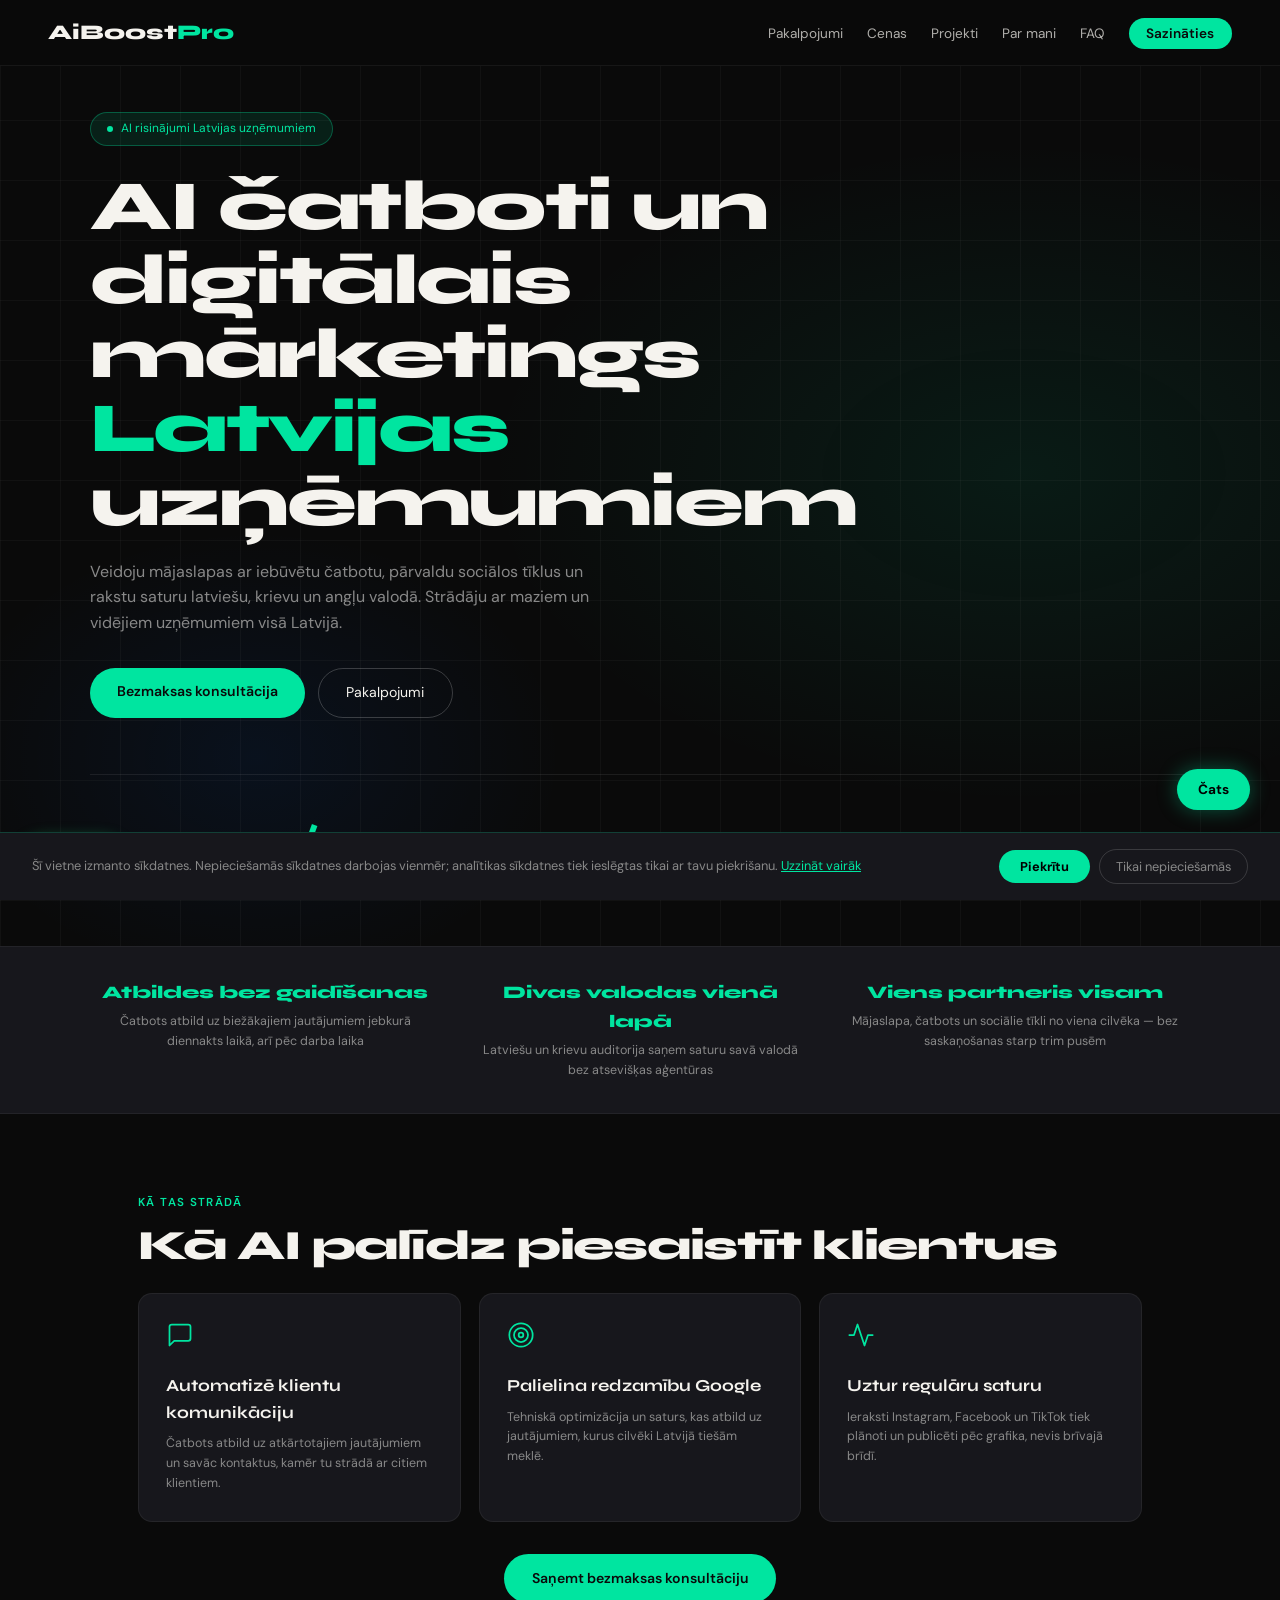
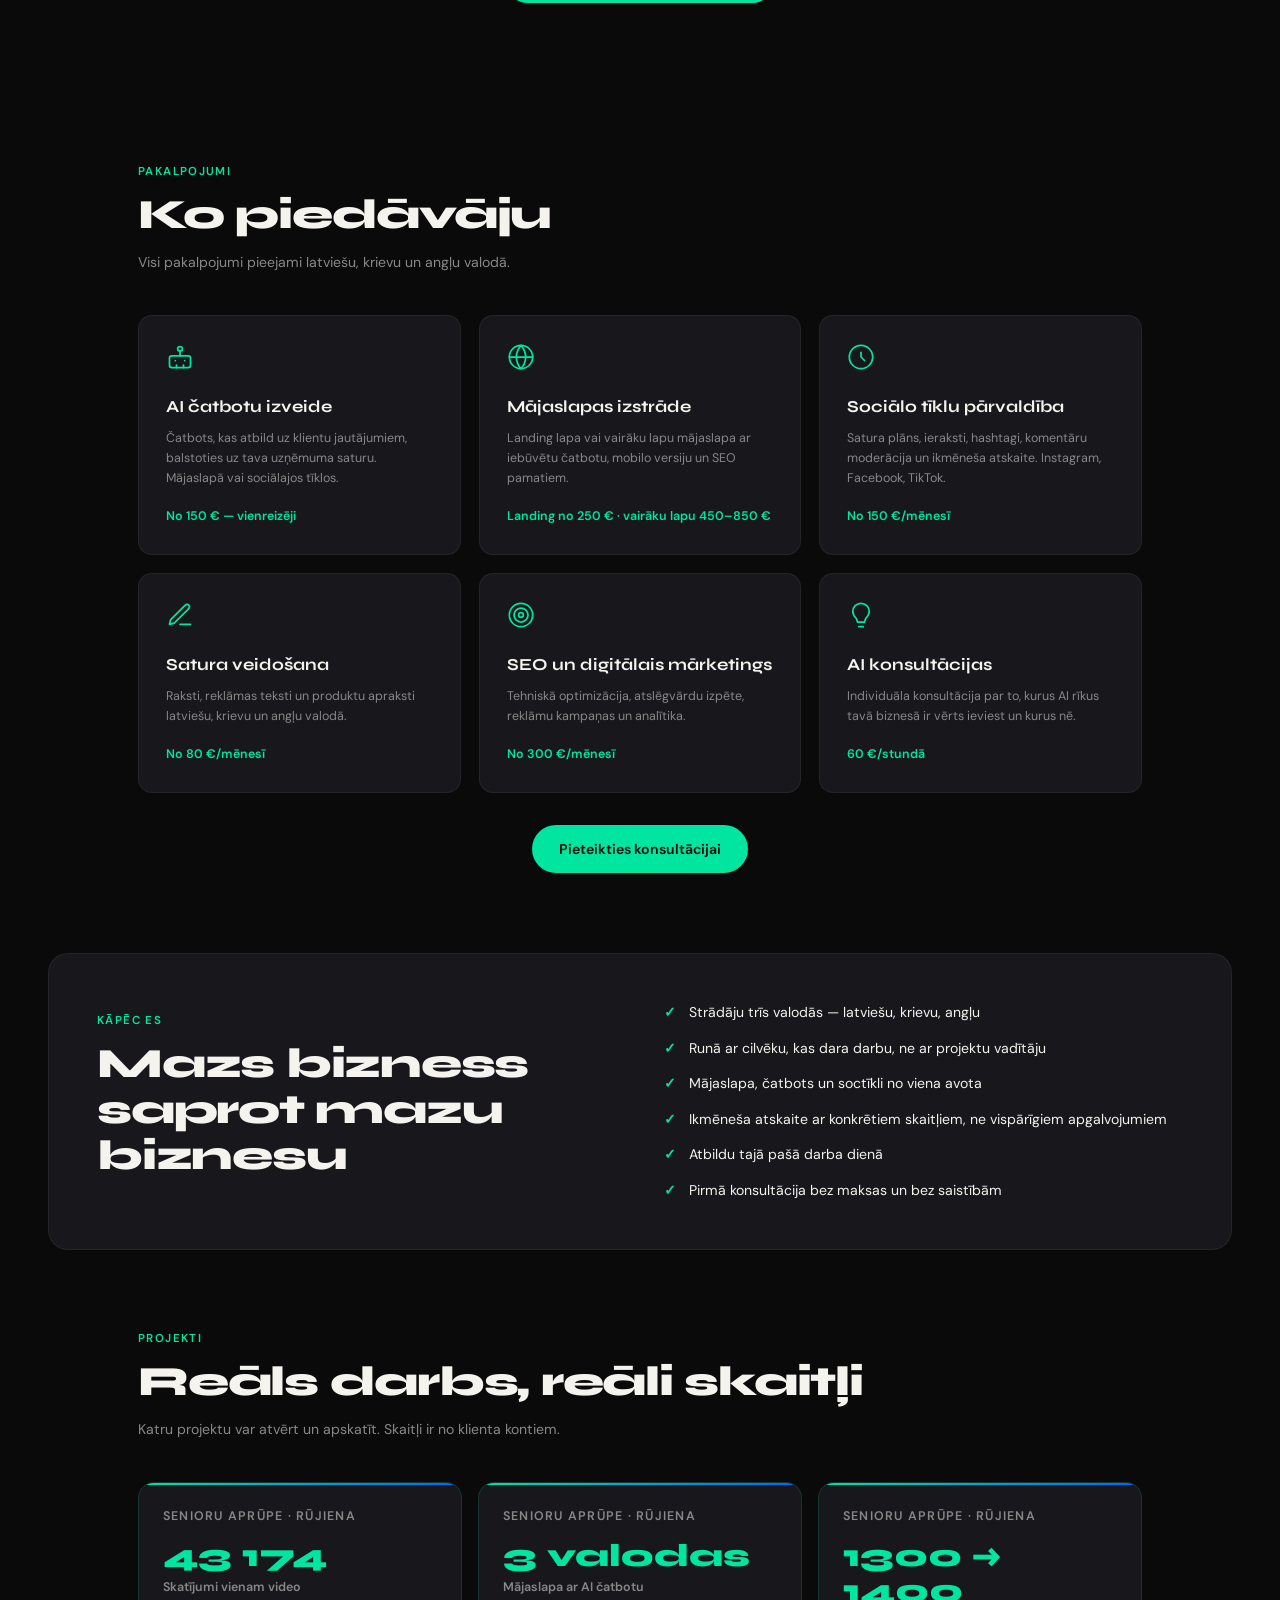
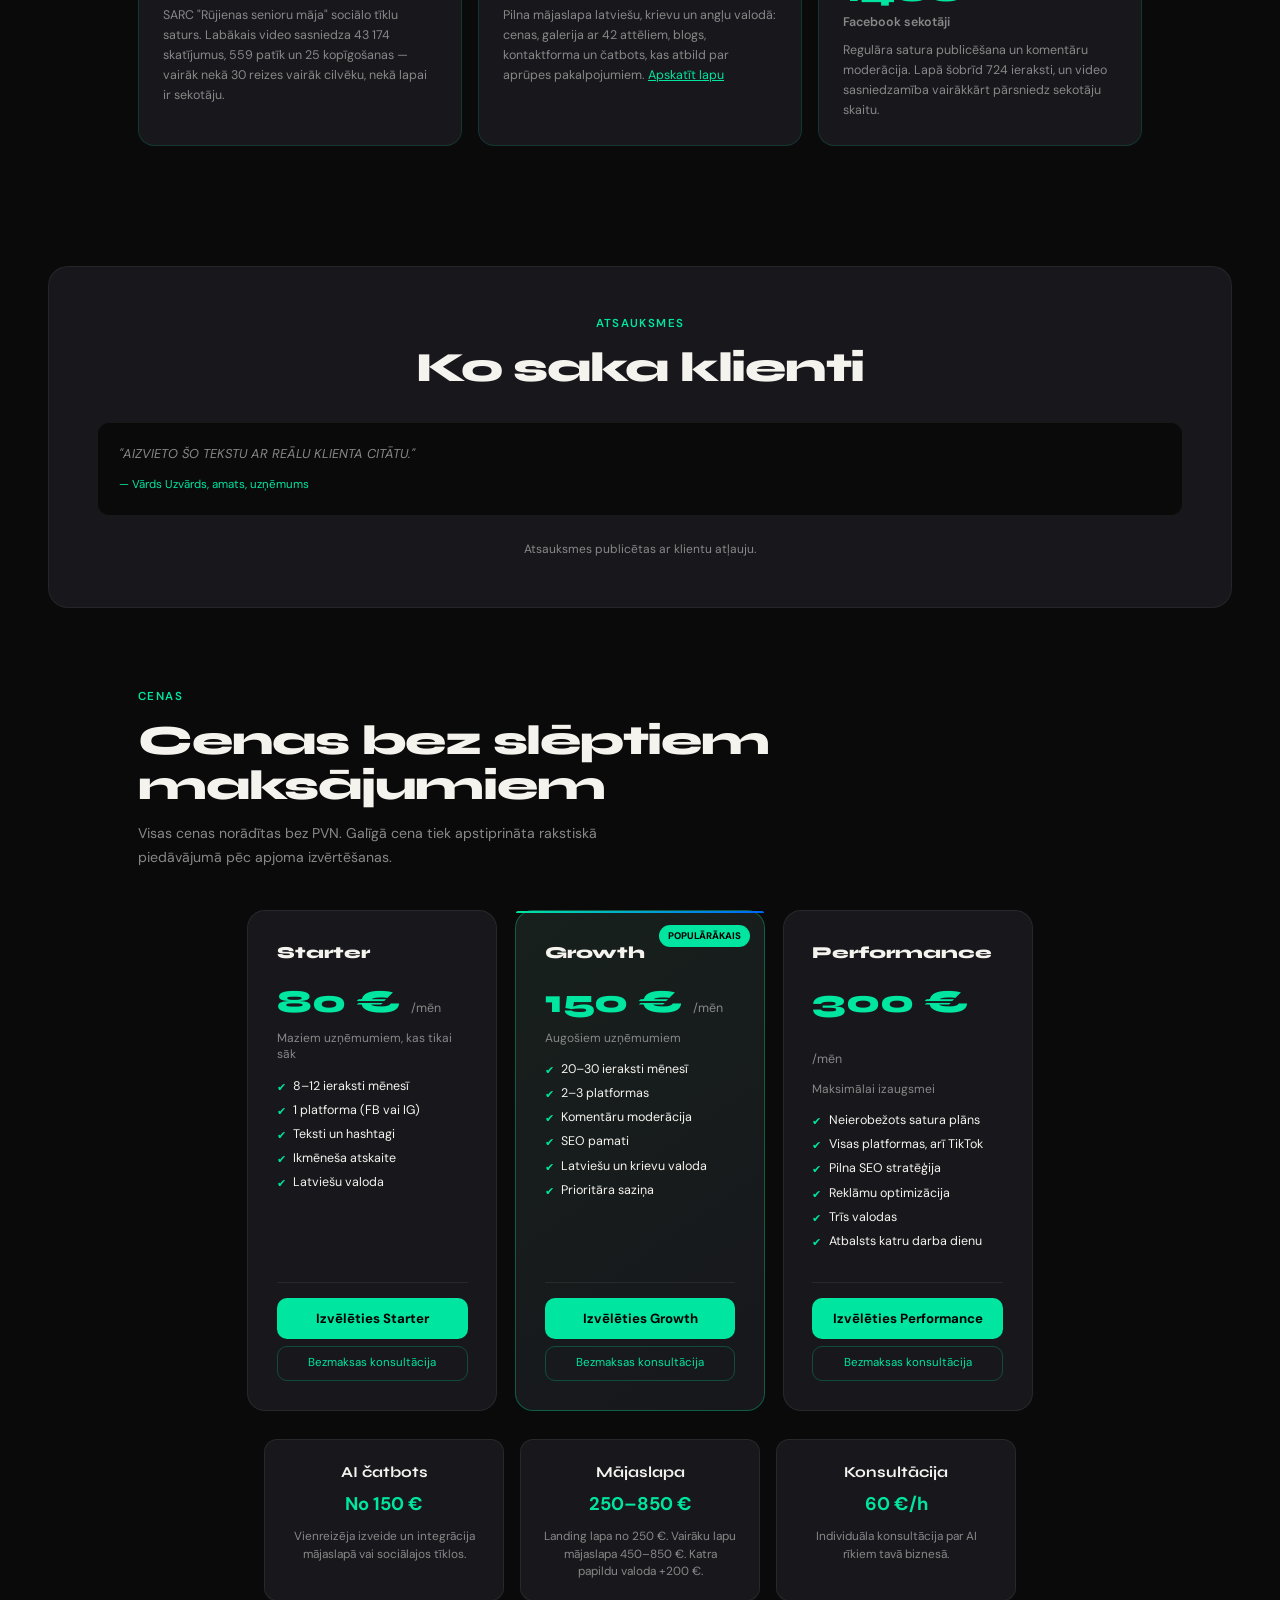
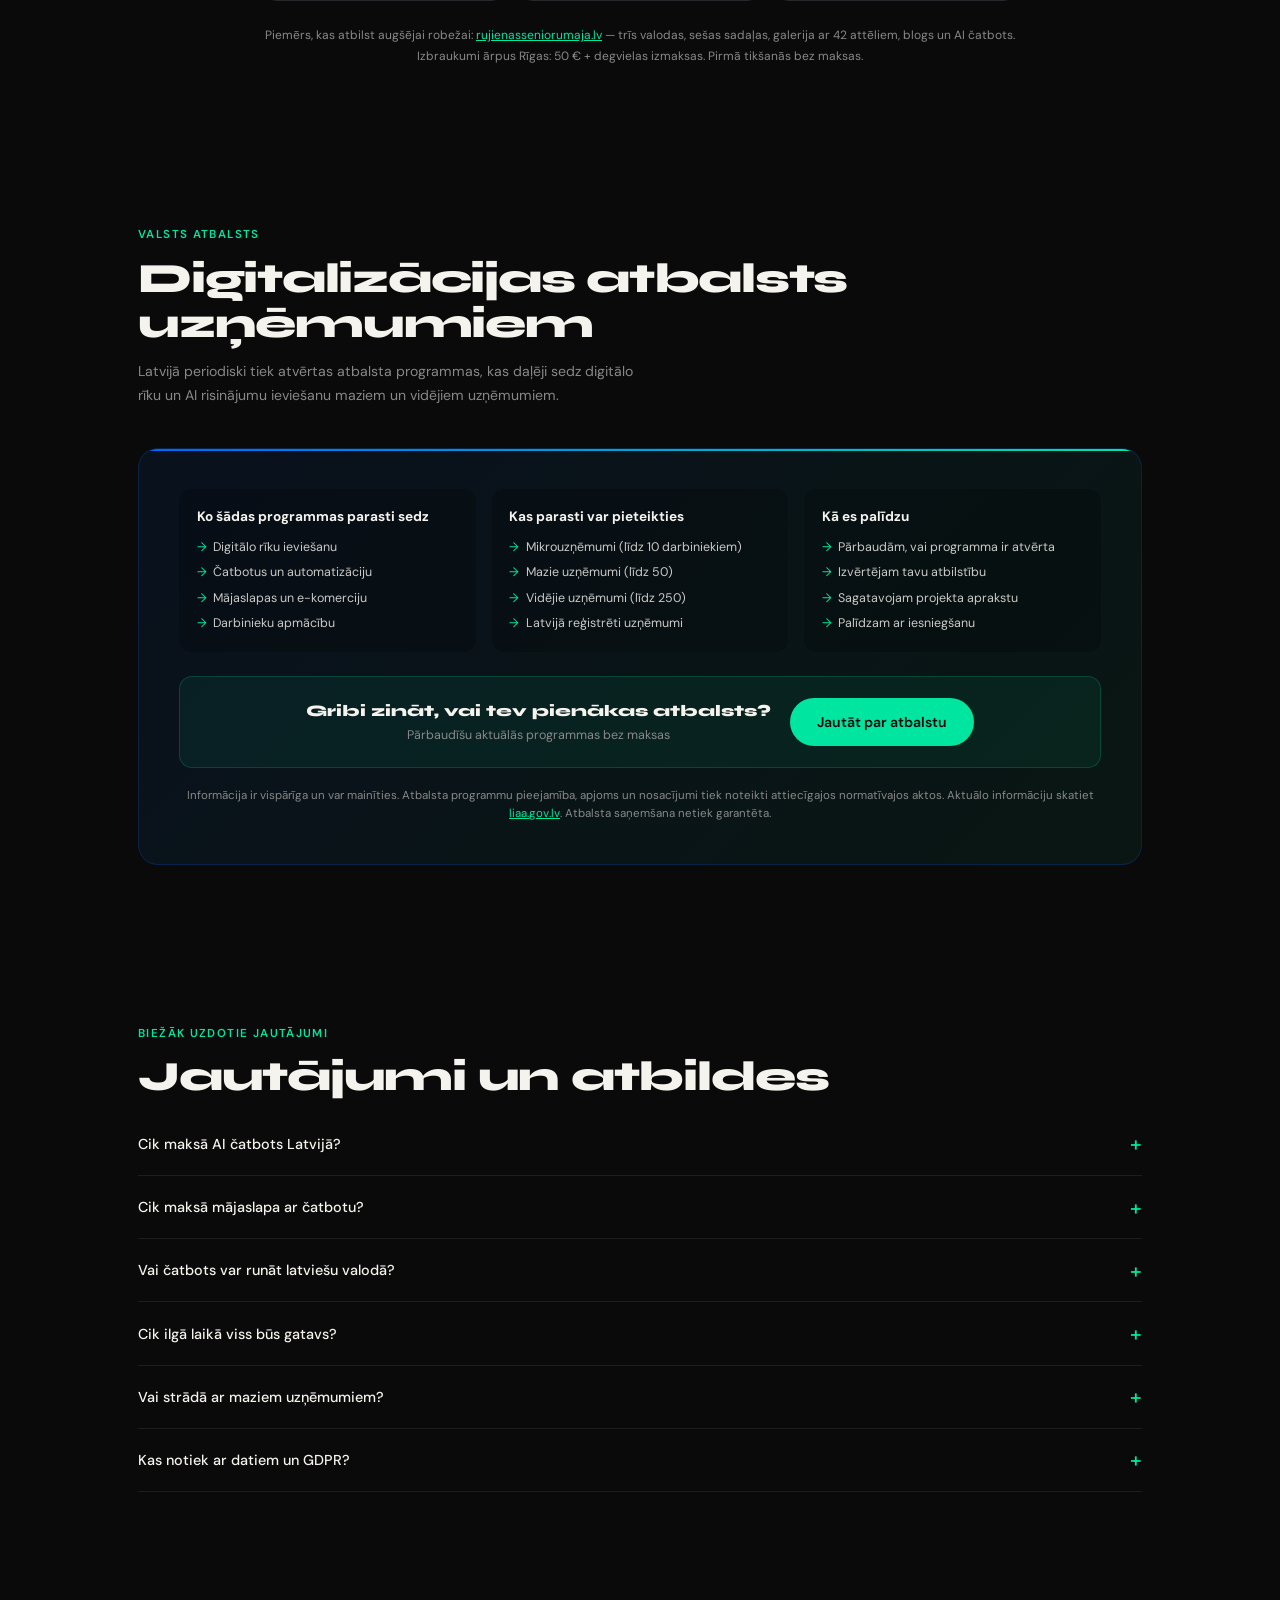
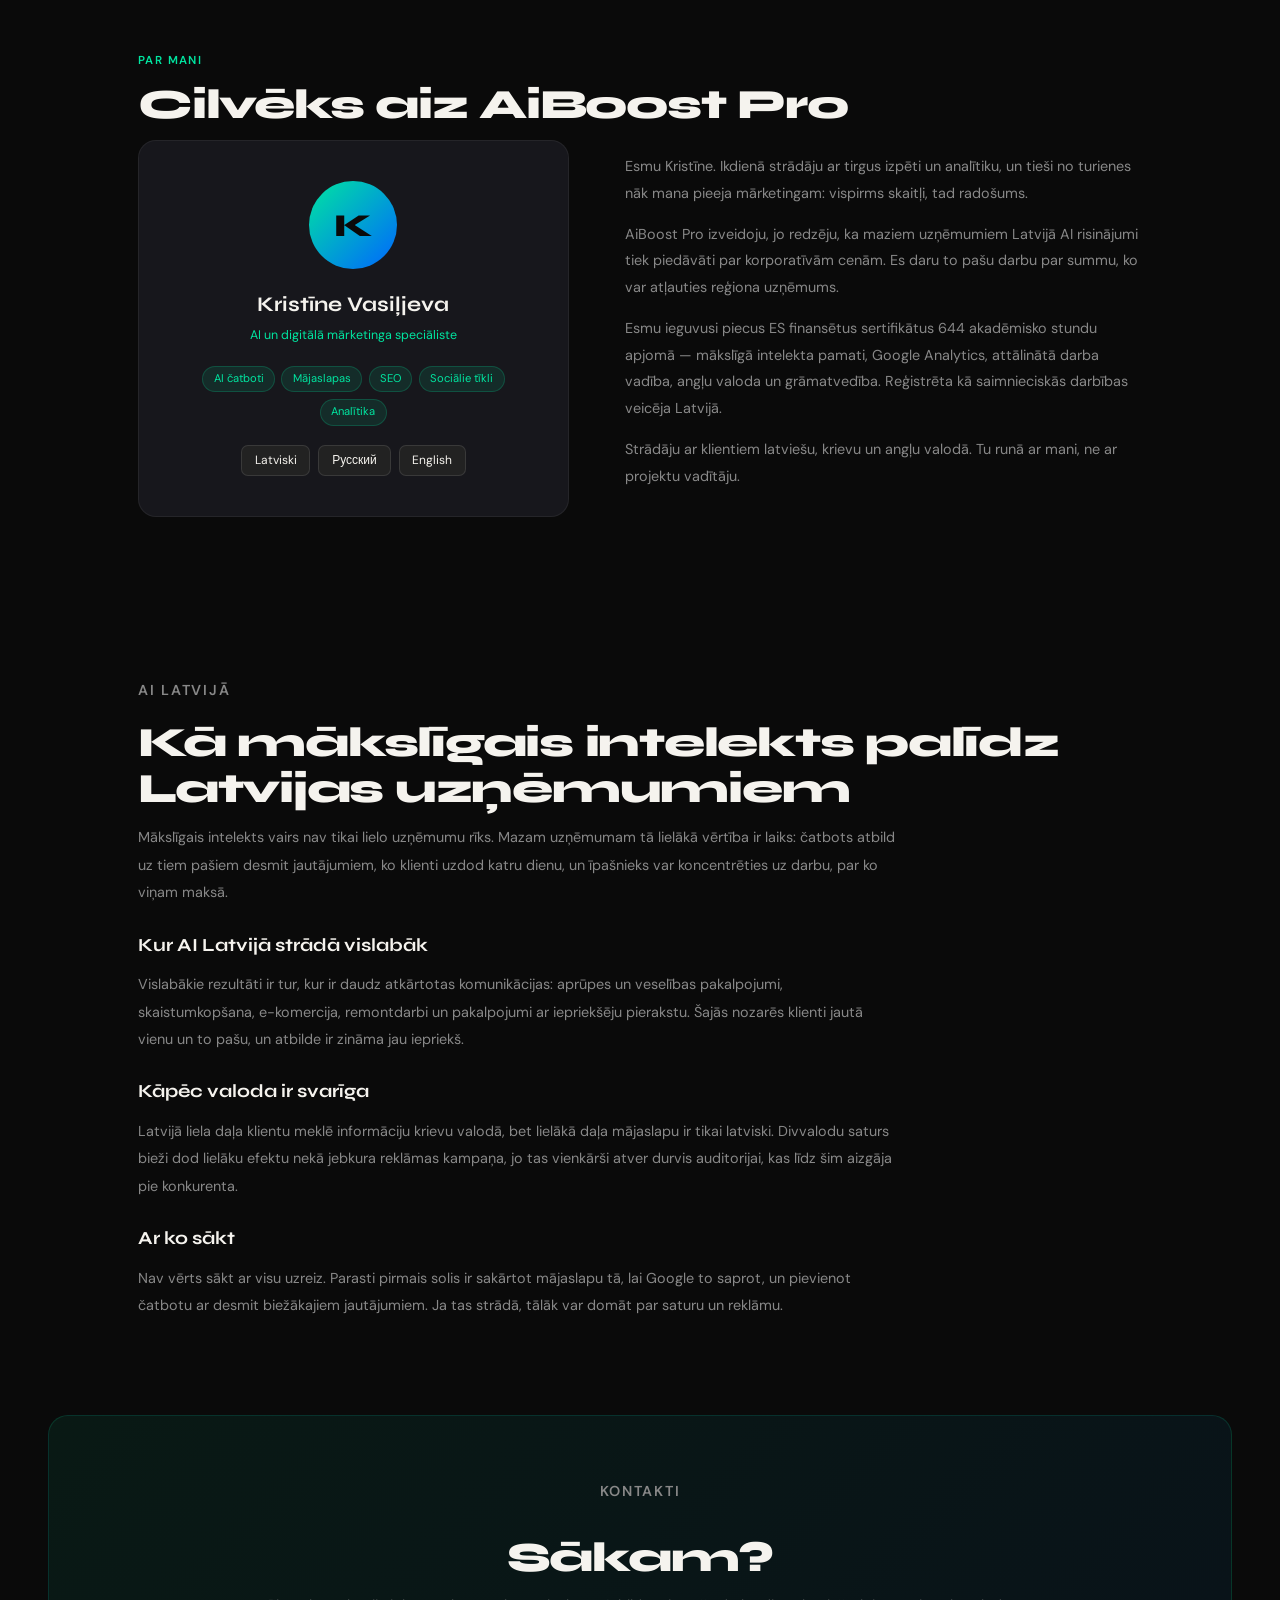
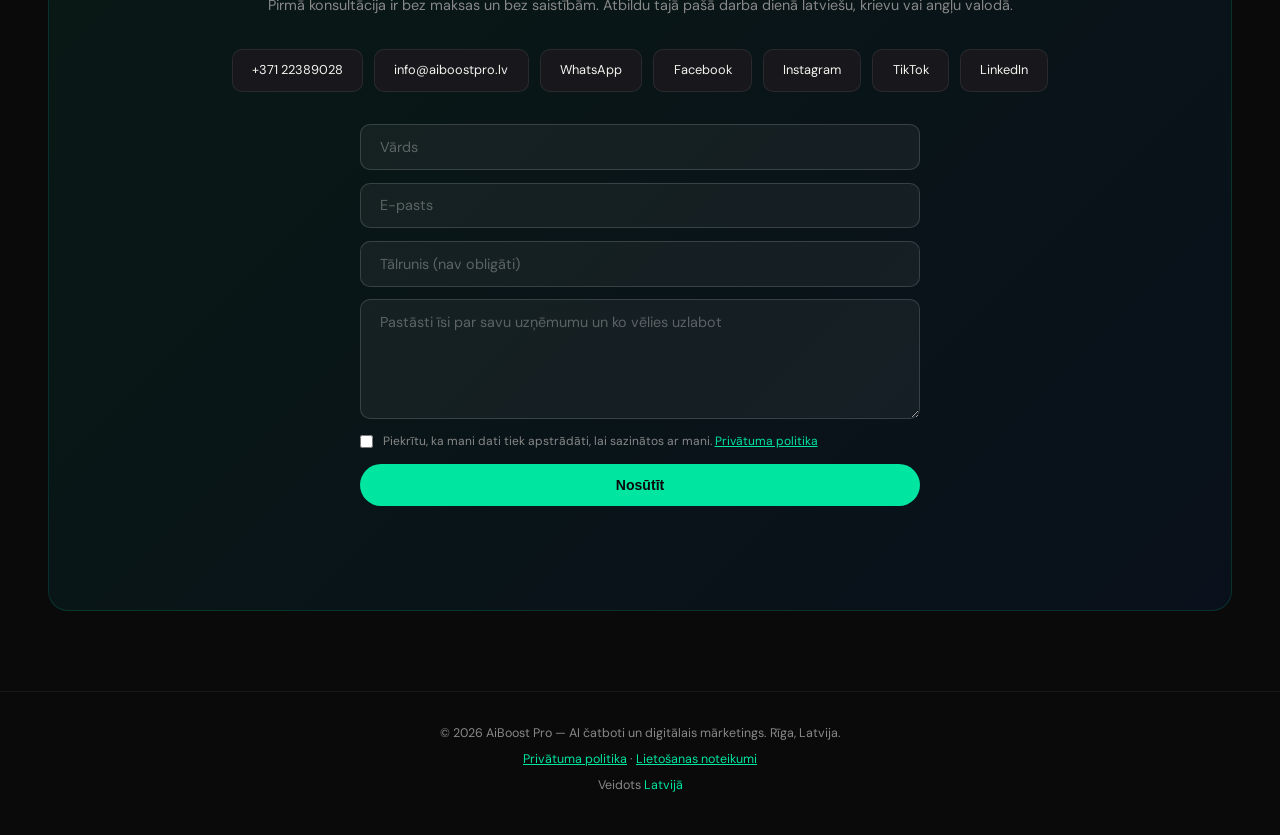
<file: index-2.html>
<!DOCTYPE html>
<html lang="lv">
<head>
<meta charset="UTF-8">
<meta name="viewport" content="width=device-width, initial-scale=1.0">
<meta name="google-site-verification" content="dG8pB2XT4XHh5N6QUkGv60sk6DNqHIGQ9BqFExKNHuM">

<title>AI čatboti un digitālais mārketings Latvijā | AiBoost Pro</title>
<meta name="description" content="AI čatboti latviešu, krievu un angļu valodā no 150 €. Mājaslapas, sociālie tīkli un SEO maziem uzņēmumiem Latvijā. Pirmā konsultācija bez maksas.">
<meta name="author" content="AiBoost Pro">
<meta name="robots" content="index,follow">
<link rel="canonical" href="https://aiboostpro.lv/">
<link rel="alternate" hreflang="lv" href="https://aiboostpro.lv/">
<link rel="sitemap" type="application/xml" href="/sitemap.xml">
<link rel="icon" href="/favicon.ico" sizes="any">

<meta name="geo.region" content="LV">
<meta name="geo.placename" content="Rīga">
<meta name="geo.position" content="56.9496;24.1052">
<meta name="ICBM" content="56.9496, 24.1052">

<meta property="og:type" content="website">
<meta property="og:site_name" content="AiBoost Pro">
<meta property="og:locale" content="lv_LV">
<meta property="og:title" content="AI čatboti un digitālais mārketings Latvijā | AiBoost Pro">
<meta property="og:description" content="AI čatboti latviešu, krievu un angļu valodā. Mājaslapas, sociālie tīkli un SEO maziem uzņēmumiem Latvijā.">
<meta property="og:url" content="https://aiboostpro.lv/">
<meta property="og:image" content="https://aiboostpro.lv/og-image.jpg">
<meta property="og:image:width" content="1200">
<meta property="og:image:height" content="630">
<meta name="twitter:card" content="summary_large_image">
<meta name="twitter:title" content="AI čatboti un digitālais mārketings Latvijā | AiBoost Pro">
<meta name="twitter:description" content="AI čatboti latviešu, krievu un angļu valodā maziem uzņēmumiem Latvijā.">
<meta name="twitter:image" content="https://aiboostpro.lv/og-image.jpg">

<script type="application/ld+json">
{
  "@context": "https://schema.org",
  "@graph": [
    {
      "@type": "ProfessionalService",
      "@id": "https://aiboostpro.lv/#organization",
      "name": "AiBoost Pro",
      "alternateName": ["AiBoost Pro Latvija", "AiBoost Pro — AI aģentūra Latvijā"],
      "disambiguatingDescription": "AiBoost Pro ir Latvijas mākslīgā intelekta un digitālā mārketinga aģentūra. Nav saistīta ar AIBOOSTPRO novērošanas kameru zīmolu.",
      "description": "AiBoost Pro ir Latvijas AI un digitālā mārketinga aģentūra. Izstrādā AI čatbotus latviešu, krievu un angļu valodā, veido mājaslapas ar iebūvētu čatbotu, pārvalda sociālos tīklus un nodrošina SEO pakalpojumus maziem un vidējiem uzņēmumiem.",
      "url": "https://aiboostpro.lv/",
      "logo": "https://aiboostpro.lv/logo.png",
      "image": "https://aiboostpro.lv/og-image.jpg",
      "telephone": "+37122389028",
      "email": "info@aiboostpro.lv",
      "priceRange": "€60–€900",
      "openingHours": "Mo-Fr 09:00-18:00",
      "founder": {
        "@type": "Person",
        "name": "Kristīne Vasiļjeva",
        "jobTitle": "AI un digitālā mārketinga speciāliste",
        "knowsLanguage": ["lv", "ru", "en"]
      },
      "address": {
        "@type": "PostalAddress",
        "addressLocality": "Rīga",
        "addressCountry": "LV"
      },
      "geo": {
        "@type": "GeoCoordinates",
        "latitude": "56.9496",
        "longitude": "24.1052"
      },
      "areaServed": { "@type": "Country", "name": "Latvija" },
      "availableLanguage": ["lv", "ru", "en"],
      "knowsAbout": [
        "AI čatbotu izstrāde",
        "Mājaslapu izstrāde",
        "Sociālo tīklu pārvaldība",
        "SEO optimizācija",
        "Satura veidošana latviešu un krievu valodā"
      ],
      "sameAs": [
        "https://www.facebook.com/share/1AeCYCRLKz/",
        "https://www.instagram.com/aiboostpro.lv",
        "https://www.tiktok.com/@aiboostpro.lv",
        "https://www.linkedin.com/company/aiboostpro"
      ],
      "hasOfferCatalog": {
        "@type": "OfferCatalog",
        "name": "AiBoost Pro pakalpojumi",
        "itemListElement": [
          {
            "@type": "Offer",
            "itemOffered": {
              "@type": "Service",
              "name": "AI čatbotu izveide",
              "description": "Mākslīgā intelekta čatbots mājaslapai vai sociālajiem tīkliem, kas atbild klientiem 24/7 latviešu, krievu vai angļu valodā."
            },
            "priceSpecification": {
              "@type": "PriceSpecification",
              "minPrice": "150",
              "priceCurrency": "EUR"
            }
          },
          {
            "@type": "Offer",
            "itemOffered": {
              "@type": "Service",
              "name": "Mājaslapas izstrāde ar AI čatbotu",
              "description": "Landing lapa vai vairāku lapu mājaslapa ar iebūvētu čatbotu, mobilo versiju un SEO. Iespējamas LV, RU un EN versijas."
            },
            "priceSpecification": {
              "@type": "PriceSpecification",
              "minPrice": "250",
              "maxPrice": "850",
              "priceCurrency": "EUR"
            }
          },
          {
            "@type": "Offer",
            "itemOffered": {
              "@type": "Service",
              "name": "Sociālo tīklu pārvaldība",
              "description": "Satura plānošana, veidošana un publicēšana Instagram, Facebook un TikTok, komentāru moderācija un ikmēneša atskaite."
            },
            "priceSpecification": {
              "@type": "PriceSpecification",
              "minPrice": "150",
              "priceCurrency": "EUR",
              "unitText": "MONTH"
            }
          },
          {
            "@type": "Offer",
            "itemOffered": {
              "@type": "Service",
              "name": "SEO un digitālais mārketings",
              "description": "Meklētājprogrammu optimizācija, atslēgvārdu izpēte, reklāmu kampaņas un analītika."
            },
            "priceSpecification": {
              "@type": "PriceSpecification",
              "minPrice": "300",
              "priceCurrency": "EUR",
              "unitText": "MONTH"
            }
          },
          {
            "@type": "Offer",
            "itemOffered": {
              "@type": "Service",
              "name": "AI satura veidošana",
              "description": "Raksti, reklāmas teksti un produktu apraksti latviešu, krievu un angļu valodā."
            },
            "priceSpecification": {
              "@type": "PriceSpecification",
              "minPrice": "80",
              "priceCurrency": "EUR",
              "unitText": "MONTH"
            }
          }
        ]
      }
    },
    {
      "@type": "WebSite",
      "@id": "https://aiboostpro.lv/#website",
      "url": "https://aiboostpro.lv/",
      "name": "AiBoost Pro",
      "inLanguage": "lv-LV",
      "publisher": { "@id": "https://aiboostpro.lv/#organization" }
    },
    {
      "@type": "FAQPage",
      "@id": "https://aiboostpro.lv/#faq",
      "mainEntity": [
        {
          "@type": "Question",
          "name": "Cik maksā AI čatbots Latvijā?",
          "acceptedAnswer": {
            "@type": "Answer",
            "text": "AI čatbota izveide sākas no 150 EUR vienreizēji. Cena ir atkarīga no valodu skaita, integrācijām un scenāriju sarežģītības. Pirmā konsultācija ir bez maksas."
          }
        },
        {
          "@type": "Question",
          "name": "Cik maksā mājaslapa ar čatbotu?",
          "acceptedAnswer": {
            "@type": "Answer",
            "text": "Vienas lapas landing lapa ar čatbotu sākas no 250 EUR. Vairāku lapu mājaslapa ar galeriju, blogu un kontaktformu maksā 450–850 EUR. Katra papildu valoda ir +200 EUR."
          }
        },
        {
          "@type": "Question",
          "name": "Vai AI čatbots var runāt latviešu valodā?",
          "acceptedAnswer": {
            "@type": "Answer",
            "text": "Jā. Čatboti brīvi saprot un atbild latviešu, krievu un angļu valodā. Tie tiek apmācīti uz uzņēmuma mājaslapas satura un dokumentiem, tāpēc atbildes ir precīzas un uzņēmumam specifiskas."
          }
        },
        {
          "@type": "Question",
          "name": "Cik ilgā laikā tiek izveidota mājaslapa ar čatbotu?",
          "acceptedAnswer": {
            "@type": "Answer",
            "text": "Landing lapa ar čatbotu parasti ir gatava 3–7 darba dienās. Vairāku lapu mājaslapa ar vairākām valodām aizņem 2–4 nedēļas atkarībā no satura apjoma."
          }
        },
        {
          "@type": "Question",
          "name": "Vai strādājat ar maziem uzņēmumiem?",
          "acceptedAnswer": {
            "@type": "Answer",
            "text": "Jā, mazie un vidējie uzņēmumi ir galvenā mērķauditorija. Sociālo tīklu paketes sākas no 80 EUR mēnesī."
          }
        },
        {
          "@type": "Question",
          "name": "Kas ir AiBoost Pro?",
          "acceptedAnswer": {
            "@type": "Answer",
            "text": "AiBoost Pro ir Latvijas mākslīgā intelekta un digitālā mārketinga aģentūra, kuras mājaslapa ir aiboostpro.lv. Uzņēmums izstrādā AI čatbotus, mājaslapas, pārvalda sociālos tīklus un nodrošina SEO pakalpojumus latviešu, krievu un angļu valodā."
          }
        }
      ]
    }
  ]
}
</script>

<link rel="preconnect" href="https://fonts.googleapis.com">
<link rel="preconnect" href="https://fonts.gstatic.com" crossorigin>
<link href="https://fonts.googleapis.com/css2?family=Syne:wght@700;800&family=DM+Sans:wght@300;400;500&display=swap" rel="stylesheet">

<style>
*,*::before,*::after{margin:0;padding:0;box-sizing:border-box;}
:root{--black:#0a0a0a;--white:#f5f3ee;--accent:#00e5a0;--accent2:#0066ff;--gray:#17171c;--gray2:#222;--muted:#888;}
html{scroll-behavior:smooth;}
body{background:var(--black);color:var(--white);font-family:"DM Sans",sans-serif;line-height:1.6;overflow-x:hidden;}
a{color:var(--accent);}
img{max-width:100%;height:auto;}

.skip-link{position:absolute;top:-100px;left:0;background:var(--accent);color:#000;padding:8px 16px;font-weight:700;z-index:99999;transition:top 0.2s;}
.skip-link:focus{top:0;}
:focus-visible{outline:2px solid var(--accent);outline-offset:3px;}

nav{position:fixed;top:0;left:0;right:0;z-index:200;display:flex;justify-content:space-between;align-items:center;padding:1rem 3rem;background:rgba(10,10,10,0.96);backdrop-filter:blur(12px);border-bottom:1px solid rgba(255,255,255,0.06);}
.logo{font-family:"Syne",sans-serif;font-weight:800;font-size:1.3rem;color:var(--white);text-decoration:none;}
.logo span{color:var(--accent);}
.nav-links{display:flex;gap:1.5rem;list-style:none;align-items:center;}
.nav-links a{color:var(--white);text-decoration:none;font-size:0.85rem;opacity:0.7;transition:opacity 0.2s;}
.nav-links a:hover{opacity:1;}
.nav-cta{background:var(--accent)!important;color:var(--black)!important;opacity:1!important;padding:0.45rem 1.1rem;border-radius:100px;font-weight:600!important;}
.hamburger{display:none;flex-direction:column;gap:5px;cursor:pointer;background:none;border:none;padding:5px;z-index:201;}
.hamburger span{display:block;width:22px;height:2px;background:var(--white);border-radius:2px;transition:all 0.3s ease;}
.hamburger.active span:nth-child(1){transform:rotate(45deg) translate(5px,5px);}
.hamburger.active span:nth-child(2){opacity:0;}
.hamburger.active span:nth-child(3){transform:rotate(-45deg) translate(5px,-5px);}
.mobile-menu{display:none;position:fixed;top:61px;left:0;right:0;background:rgba(10,10,10,0.98);z-index:199;border-bottom:1px solid rgba(255,255,255,0.08);padding:0.5rem 0;}
.mobile-menu.open{display:block;}
.mobile-menu a{display:block;color:var(--white);text-decoration:none;padding:0.9rem 2rem;font-size:1rem;border-bottom:1px solid rgba(255,255,255,0.05);}
.mobile-menu a:last-child{color:var(--accent);font-weight:600;border:none;}

.hero{min-height:100vh;display:flex;align-items:center;padding:7rem 3rem 4rem;position:relative;overflow:hidden;}
.hero-bg{position:absolute;inset:0;background:radial-gradient(ellipse 60% 50% at 80% 50%,rgba(0,229,160,0.08),transparent 70%),radial-gradient(ellipse 40% 40% at 20% 80%,rgba(0,102,255,0.08),transparent 60%);pointer-events:none;}
.hero-grid{position:absolute;inset:0;background-image:linear-gradient(rgba(255,255,255,0.03) 1px,transparent 1px),linear-gradient(90deg,rgba(255,255,255,0.03) 1px,transparent 1px);background-size:60px 60px;pointer-events:none;}
.hero-content{position:relative;max-width:1100px;margin:0 auto;width:100%;}
.hero-tag{display:inline-flex;align-items:center;gap:0.5rem;background:rgba(0,229,160,0.1);border:1px solid rgba(0,229,160,0.3);color:var(--accent);font-size:0.75rem;padding:0.4rem 1rem;border-radius:100px;margin-bottom:1.5rem;}
.hero-tag::before{content:"";width:6px;height:6px;background:var(--accent);border-radius:50%;animation:pulse 2s infinite;}
@keyframes pulse{0%,100%{opacity:1;}50%{opacity:0.3;}}
@keyframes fadeUp{from{opacity:0;transform:translateY(20px);}to{opacity:1;transform:translateY(0);}}
.hero h1{font-family:"Syne",sans-serif;font-size:clamp(2.2rem,5.5vw,5rem);font-weight:800;line-height:1.05;letter-spacing:-0.03em;margin-bottom:1.2rem;animation:fadeUp 0.7s ease both;}
.hero h1 em{font-style:normal;color:var(--accent);}
.hero-sub{font-size:1rem;color:var(--muted);max-width:520px;margin-bottom:2rem;animation:fadeUp 0.7s 0.1s ease both;}
.hero-actions{display:flex;gap:0.8rem;flex-wrap:wrap;animation:fadeUp 0.7s 0.2s ease both;}
.btn-primary{background:var(--accent);color:var(--black);padding:0.8rem 1.7rem;border-radius:100px;font-weight:600;font-size:0.88rem;text-decoration:none;transition:transform 0.2s,box-shadow 0.2s;display:inline-block;}
.btn-primary:hover{transform:translateY(-2px);box-shadow:0 0 25px rgba(0,229,160,0.35);}
.btn-secondary{border:1px solid rgba(255,255,255,0.2);color:var(--white);padding:0.8rem 1.7rem;border-radius:100px;font-size:0.88rem;text-decoration:none;display:inline-block;transition:border-color 0.2s;}
.btn-secondary:hover{border-color:rgba(255,255,255,0.5);}
.hero-stats{display:flex;gap:2.5rem;margin-top:3.5rem;padding-top:2.5rem;border-top:1px solid rgba(255,255,255,0.08);animation:fadeUp 0.7s 0.3s ease both;flex-wrap:wrap;}
.stat-num{font-family:"Syne",sans-serif;font-size:1.9rem;font-weight:800;color:var(--accent);}
.stat-label{font-size:0.75rem;color:var(--muted);}

.strip{background:var(--gray);border-top:1px solid rgba(255,255,255,0.05);border-bottom:1px solid rgba(255,255,255,0.05);padding:1.5rem 3rem;}
.strip-inner{max-width:1100px;margin:0 auto;display:flex;flex-wrap:wrap;gap:1.5rem;justify-content:center;text-align:center;}
.strip-item{flex:1;min-width:200px;padding:0.5rem;}
.strip-item h3{font-family:"Syne",sans-serif;font-size:1.1rem;font-weight:800;color:var(--accent);margin-bottom:0.3rem;}
.strip-item p{font-size:0.78rem;color:var(--muted);}

.section-wrap{padding:5rem 3rem;max-width:1100px;margin:0 auto;}
.section-tag{font-size:0.72rem;font-weight:600;color:var(--accent);letter-spacing:0.12em;text-transform:uppercase;margin-bottom:0.7rem;}
.section-wrap h2,.why-section h2,.testimonials-section h2,.contact-section h2{font-family:"Syne",sans-serif;font-size:clamp(1.7rem,3.5vw,2.6rem);font-weight:800;letter-spacing:-0.03em;line-height:1.1;margin-bottom:0.8rem;}
.section-desc{color:var(--muted);font-size:0.88rem;max-width:520px;margin-bottom:2.5rem;line-height:1.7;}
.prose p{color:var(--muted);font-size:0.9rem;line-height:1.9;margin-bottom:1rem;max-width:760px;}
.prose h3{font-family:"Syne",sans-serif;font-size:1.15rem;font-weight:700;margin:1.5rem 0 0.7rem;}

.services-grid{display:grid;grid-template-columns:repeat(auto-fit,minmax(250px,1fr));gap:1.1rem;}
.service-card{background:var(--gray);border:1px solid rgba(255,255,255,0.06);border-radius:14px;padding:1.7rem;transition:transform 0.3s,border-color 0.3s;position:relative;overflow:hidden;}
.service-card::before{content:"";position:absolute;top:0;left:0;right:0;height:2px;background:linear-gradient(90deg,var(--accent),var(--accent2));opacity:0;transition:opacity 0.3s;}
.service-card:hover{transform:translateY(-4px);border-color:rgba(0,229,160,0.2);}
.service-card:hover::before{opacity:1;}
.service-icon{margin-bottom:1rem;display:block;color:var(--accent);}
.service-card h3{font-family:"Syne",sans-serif;font-size:1.05rem;font-weight:700;margin-bottom:0.5rem;}
.service-card p{color:var(--muted);font-size:0.78rem;line-height:1.6;}
.service-price{margin-top:1.1rem;font-size:0.78rem;color:var(--accent);font-weight:600;}

.why-section{background:var(--gray);border-radius:20px;padding:3rem;margin:0 3rem;display:grid;grid-template-columns:1fr 1fr;gap:3rem;align-items:center;border:1px solid rgba(255,255,255,0.06);}
.why-list{list-style:none;display:flex;flex-direction:column;gap:0.9rem;}
.why-list li{display:flex;gap:0.8rem;font-size:0.88rem;line-height:1.5;}
.why-list li::before{content:"✓";color:var(--accent);font-weight:700;flex-shrink:0;}

.case-grid{display:grid;grid-template-columns:repeat(auto-fit,minmax(280px,1fr));gap:1rem;margin-top:1.5rem;}
.case-card{background:var(--gray);border:1px solid rgba(0,229,160,0.15);border-radius:16px;padding:1.5rem;position:relative;overflow:hidden;}
.case-card::before{content:"";position:absolute;top:0;left:0;right:0;height:2px;background:linear-gradient(90deg,var(--accent),var(--accent2));}
.case-label{font-size:0.7rem;color:var(--accent);font-weight:600;letter-spacing:0.1em;text-transform:uppercase;margin-bottom:0.7rem;}
.case-num{font-family:"Syne",sans-serif;font-size:2rem;font-weight:800;color:var(--accent);line-height:1.1;}
.case-title{font-weight:600;margin:0.3rem 0 0.5rem;font-size:0.92rem;}
.case-card p{font-size:0.78rem;color:var(--muted);line-height:1.6;}

.testimonials-section{background:var(--gray);border-radius:20px;padding:3rem;margin:2.5rem 3rem 0;border:1px solid rgba(255,255,255,0.06);text-align:center;}
.testimonials-grid{display:grid;grid-template-columns:repeat(auto-fit,minmax(220px,1fr));gap:1.1rem;margin-top:2rem;}
.testimonial-card{background:var(--black);border:1px solid rgba(255,255,255,0.06);border-radius:12px;padding:1.3rem;text-align:left;}
.testimonial-card p{color:var(--muted);font-size:0.8rem;line-height:1.6;font-style:italic;}
.testimonial-card span{display:block;color:var(--accent);font-size:0.72rem;margin-top:0.7rem;font-style:normal;}

.pricing-grid{display:flex;flex-wrap:wrap;justify-content:center;gap:1.1rem;margin-top:1.5rem;}
.pc{background:var(--gray);border:1px solid rgba(255,255,255,0.07);border-radius:18px;padding:1.8rem;width:250px;position:relative;transition:transform 0.3s,border-color 0.3s;display:flex;flex-direction:column;}
.pc::before{content:"";position:absolute;top:0;left:0;right:0;height:2px;background:linear-gradient(90deg,var(--accent),var(--accent2));opacity:0;transition:opacity 0.3s;border-radius:18px 18px 0 0;}
.pc:hover{transform:translateY(-5px);border-color:rgba(0,229,160,0.22);}
.pc:hover::before,.pc.pop::before{opacity:1;}
.pc.pop{border-color:rgba(0,229,160,0.32);background:linear-gradient(145deg,#17201c,#17171c);}
.pop-badge{position:absolute;top:0.9rem;right:0.9rem;background:var(--accent);color:#000;font-size:0.6rem;font-weight:800;padding:0.2rem 0.55rem;border-radius:100px;text-transform:uppercase;}
.pc-name{font-family:"Syne",sans-serif;font-size:1.05rem;font-weight:800;margin-bottom:0.2rem;}
.pc-price{font-family:"Syne",sans-serif;font-size:2rem;font-weight:800;color:var(--accent);margin:0.4rem 0 0.15rem;}
.pc-price span{font-size:0.78rem;color:var(--muted);font-family:"DM Sans",sans-serif;font-weight:400;}
.pc-desc{color:var(--muted);font-size:0.75rem;margin-bottom:0.9rem;line-height:1.4;}
.pc-features{list-style:none;display:flex;flex-direction:column;gap:0.42rem;margin-bottom:auto;padding-bottom:1.1rem;font-size:0.78rem;}
.pc-features li{display:flex;gap:0.45rem;line-height:1.4;}
.pc-features li::before{content:"✔";color:var(--accent);font-size:0.68rem;flex-shrink:0;margin-top:0.12rem;}
.pc-divider{border:none;border-top:1px solid rgba(255,255,255,0.07);margin:0.9rem 0;}
.pc-btn{width:100%;padding:0.75rem;border-radius:10px;border:none;font-family:"DM Sans",sans-serif;font-size:0.83rem;font-weight:700;cursor:pointer;transition:all 0.2s;margin-bottom:0.45rem;background:var(--accent);color:#000;}
.pc-btn:hover{box-shadow:0 0 20px rgba(0,229,160,0.38);}
.pc-consult{width:100%;padding:0.45rem;border-radius:10px;border:1px solid rgba(0,229,160,0.25);background:transparent;color:var(--accent);font-size:0.72rem;cursor:pointer;font-family:"DM Sans",sans-serif;text-decoration:none;display:block;text-align:center;}
.pc-consult:hover{background:rgba(0,229,160,0.07);}
.extras-grid{display:flex;flex-wrap:wrap;gap:1rem;justify-content:center;margin-top:1.8rem;}
.extra-card{background:var(--gray);border:1px solid rgba(255,255,255,0.07);border-radius:13px;padding:1.2rem 1.4rem;width:240px;text-align:center;}
.extra-card h4{font-family:"Syne",sans-serif;font-size:0.95rem;font-weight:700;margin-bottom:0.25rem;}
.extra-card .ep{color:var(--accent);font-weight:700;font-size:1.15rem;margin:0.4rem 0 0.5rem;}
.extra-card p{color:var(--muted);font-size:0.74rem;line-height:1.5;}
.price-note{text-align:center;color:var(--muted);font-size:0.75rem;margin-top:1.5rem;line-height:1.7;}

.liaa-box{background:linear-gradient(135deg,rgba(0,102,255,0.08),rgba(0,229,160,0.06));border:1px solid rgba(0,102,255,0.2);border-radius:20px;padding:2.5rem;position:relative;overflow:hidden;}
.liaa-box::before{content:"";position:absolute;top:0;left:0;right:0;height:2px;background:linear-gradient(90deg,#0066ff,#00e5a0);}
.liaa-grid{display:grid;grid-template-columns:repeat(auto-fit,minmax(200px,1fr));gap:1rem;margin-bottom:1.5rem;}
.liaa-card{background:rgba(0,0,0,0.22);border-radius:12px;padding:1.1rem;}
.liaa-card h4{font-weight:700;font-size:0.85rem;margin-bottom:0.6rem;}
.liaa-card ul{list-style:none;display:flex;flex-direction:column;gap:0.35rem;}
.liaa-card li{font-size:0.78rem;color:rgba(245,243,238,0.82);display:flex;gap:0.4rem;}
.liaa-card li::before{content:"→";color:var(--accent);flex-shrink:0;}
.liaa-cta{background:rgba(0,229,160,0.07);border:1px solid rgba(0,229,160,0.18);border-radius:13px;padding:1.3rem;text-align:center;display:flex;flex-wrap:wrap;align-items:center;justify-content:center;gap:1.2rem;}
.liaa-cta-title{font-family:"Syne",sans-serif;font-weight:800;font-size:1rem;margin-bottom:0.15rem;}
.liaa-cta-sub{color:var(--muted);font-size:0.78rem;}
.disclaimer{font-size:0.72rem;color:var(--muted);text-align:center;margin-top:1.2rem;line-height:1.6;}

.faq-item{border-bottom:1px solid rgba(255,255,255,0.08);}
.faq-question{display:flex;justify-content:space-between;align-items:center;padding:1.1rem 0;cursor:pointer;font-size:0.9rem;font-weight:500;transition:color 0.2s;user-select:none;width:100%;background:none;border:none;color:var(--white);text-align:left;font-family:"DM Sans",sans-serif;}
.faq-question:hover{color:var(--accent);}
.faq-icon{color:var(--accent);font-size:1.3rem;transition:transform 0.3s;flex-shrink:0;margin-left:1rem;}
.faq-item.open .faq-icon{transform:rotate(45deg);}
.faq-answer{max-height:0;overflow:hidden;transition:max-height 0.4s ease;color:var(--muted);font-size:0.88rem;line-height:1.7;}
.faq-item.open .faq-answer{max-height:400px;padding-bottom:1.1rem;}

.about-grid{display:grid;grid-template-columns:1fr 1.2fr;gap:3.5rem;align-items:center;}
.about-visual{background:var(--gray);border-radius:18px;padding:2.5rem;border:1px solid rgba(255,255,255,0.06);text-align:center;}
.avatar-circle{width:88px;height:88px;background:linear-gradient(135deg,var(--accent),var(--accent2));border-radius:50%;margin:0 auto 1.2rem;display:flex;align-items:center;justify-content:center;font-family:"Syne",sans-serif;font-size:2rem;font-weight:800;color:var(--black);}
.about-name{font-family:"Syne",sans-serif;font-size:1.3rem;font-weight:700;margin-bottom:0.3rem;}
.about-role{color:var(--accent);font-size:0.78rem;margin-bottom:1.2rem;}
.skills-tags{display:flex;flex-wrap:wrap;gap:0.4rem;justify-content:center;}
.skill-tag{background:rgba(0,229,160,0.1);border:1px solid rgba(0,229,160,0.2);color:var(--accent);font-size:0.7rem;padding:0.22rem 0.65rem;border-radius:100px;}
.lang-badges{display:flex;gap:0.5rem;margin-top:1.2rem;flex-wrap:wrap;justify-content:center;}
.lang-badge{background:var(--gray2);border:1px solid rgba(255,255,255,0.1);padding:0.3rem 0.8rem;border-radius:7px;font-size:0.75rem;}
.about-text p{color:var(--muted);line-height:1.85;margin-bottom:0.9rem;font-size:0.9rem;}

.contact-section{background:linear-gradient(135deg,rgba(0,229,160,0.07),rgba(0,102,255,0.07));border:1px solid rgba(0,229,160,0.15);border-radius:20px;padding:4rem 3rem;margin:0 3rem 5rem;text-align:center;}
.contact-section > p{color:var(--muted);font-size:0.9rem;margin-bottom:2rem;}
.contact-links{display:flex;gap:0.7rem;justify-content:center;flex-wrap:wrap;}
.contact-item{display:flex;align-items:center;gap:0.45rem;background:var(--gray);border:1px solid rgba(255,255,255,0.08);padding:0.65rem 1.2rem;border-radius:10px;font-size:0.8rem;color:var(--white);text-decoration:none;transition:border-color 0.2s,transform 0.2s;}
.contact-item:hover{border-color:var(--accent);transform:translateY(-2px);}
.contact-form{max-width:560px;margin:2rem auto 0;display:flex;flex-direction:column;gap:0.8rem;text-align:left;}
.contact-form input,.contact-form textarea{padding:0.8rem 1.2rem;border-radius:10px;border:1px solid rgba(255,255,255,0.15);background:rgba(255,255,255,0.05);color:#fff;font-size:0.9rem;font-family:"DM Sans",sans-serif;outline:none;transition:border-color 0.2s;width:100%;}
.contact-form input:focus,.contact-form textarea:focus{border-color:var(--accent);}
.contact-form textarea{min-height:120px;resize:vertical;}
.contact-form input::placeholder,.contact-form textarea::placeholder{color:rgba(255,255,255,0.3);}
.form-consent{display:flex;gap:0.6rem;align-items:flex-start;font-size:0.75rem;color:var(--muted);}
.form-consent input{width:auto;flex-shrink:0;margin-top:0.2rem;}
.form-status{font-size:0.82rem;margin-top:0.5rem;min-height:1.2rem;}

footer{text-align:center;padding:2rem 3rem;color:var(--muted);font-size:0.78rem;border-top:1px solid rgba(255,255,255,0.06);}
footer p{margin-bottom:0.4rem;}
footer span{color:var(--accent);}

.fade-up{opacity:0;transform:translateY(25px);transition:opacity 0.6s ease,transform 0.6s ease;}
.fade-up.visible{opacity:1;transform:translateY(0);}

#wa-btn{position:fixed;bottom:20px;left:20px;background:#25D366;color:#fff;padding:12px 18px;border-radius:30px;font-weight:600;text-decoration:none;z-index:9990;font-size:0.85rem;display:flex;align-items:center;gap:0.5rem;box-shadow:0 4px 15px rgba(37,211,102,0.4);transition:transform 0.2s;}
#wa-btn:hover{transform:translateY(-3px);}
.back-to-top{position:fixed;bottom:150px;right:30px;background:rgba(255,255,255,0.1);color:#fff;border:1px solid rgba(255,255,255,0.2);width:40px;height:40px;border-radius:50%;font-size:1.1rem;cursor:pointer;opacity:0;transition:opacity 0.3s,transform 0.2s;pointer-events:none;z-index:998;}
.back-to-top.visible{opacity:1;pointer-events:auto;}
.back-to-top:hover{transform:translateY(-3px);background:var(--accent);color:#000;border-color:var(--accent);}

#chat-btn{position:fixed;bottom:90px;right:30px;background:var(--accent);color:#000;padding:0.75rem 1.3rem;border-radius:50px;cursor:pointer;z-index:9991;font-weight:700;font-size:0.85rem;box-shadow:0 0 20px rgba(0,229,160,0.35);display:flex;align-items:center;gap:0.5rem;border:none;font-family:"DM Sans",sans-serif;transition:transform 0.2s;}
#chat-btn:hover{transform:translateY(-3px);}
#chat-window{position:fixed;bottom:150px;right:30px;width:340px;max-width:calc(100vw - 24px);height:480px;max-height:calc(100vh - 180px);background:#141414;border-radius:20px;display:none;flex-direction:column;overflow:hidden;box-shadow:0 8px 40px rgba(0,0,0,0.6);z-index:9992;border:1px solid rgba(0,229,160,0.2);}
#chat-window.open{display:flex;}
#chat-header{background:linear-gradient(90deg,#00c87a,#00e5a0);color:#000;padding:0.9rem 1rem;display:flex;justify-content:space-between;align-items:center;font-family:"Syne",sans-serif;font-weight:700;font-size:0.9rem;}
.chat-status{font-size:0.68rem;font-weight:400;opacity:0.8;}
#chat-close{cursor:pointer;font-size:1.3rem;background:none;border:none;color:#000;opacity:0.7;line-height:1;}
#chat-lang{display:flex;gap:0.4rem;padding:0.5rem 0.8rem;background:rgba(255,255,255,0.03);border-bottom:1px solid rgba(255,255,255,0.07);}
.lang-btn{flex:1;padding:0.28rem;border-radius:7px;border:1px solid rgba(255,255,255,0.12);background:transparent;color:var(--white);font-size:0.72rem;cursor:pointer;transition:all 0.2s;font-family:"DM Sans",sans-serif;}
.lang-btn.active{background:var(--accent);color:#000;border-color:var(--accent);font-weight:700;}
#chat-msgs{flex:1;padding:0.8rem;overflow-y:auto;display:flex;flex-direction:column;gap:8px;}
#chat-msgs::-webkit-scrollbar{width:3px;}
#chat-msgs::-webkit-scrollbar-thumb{background:rgba(255,255,255,0.1);border-radius:2px;}
.msg{padding:9px 13px;border-radius:14px;max-width:88%;font-size:0.82rem;line-height:1.55;white-space:pre-wrap;}
.msg.bot{background:rgba(0,229,160,0.1);color:#d4fff4;align-self:flex-start;border-radius:4px 14px 14px 14px;}
.msg.user{background:rgba(0,102,255,0.2);color:#fff;align-self:flex-end;border-radius:14px 4px 14px 14px;}
#chat-quick{display:flex;flex-wrap:wrap;gap:4px;padding:0.4rem 0.8rem;border-top:1px solid rgba(255,255,255,0.07);}
.quick-btn{padding:0.28rem 0.6rem;border-radius:9px;background:rgba(0,229,160,0.1);border:1px solid rgba(0,229,160,0.22);color:var(--accent);font-size:0.7rem;cursor:pointer;transition:background 0.2s;font-family:"DM Sans",sans-serif;}
.quick-btn:hover{background:rgba(0,229,160,0.22);}
#chat-input-area{display:flex;border-top:1px solid rgba(255,255,255,0.08);}
#chat-input{flex:1;padding:0.7rem 1rem;border:none;background:transparent;color:#fff;outline:none;font-size:0.85rem;font-family:"DM Sans",sans-serif;}
#chat-input::placeholder{color:rgba(255,255,255,0.3);}
#chat-send{background:var(--accent);border:none;color:#000;padding:0 1rem;cursor:pointer;font-weight:700;font-size:1rem;}

#cookie-banner{position:fixed;bottom:0;left:0;right:0;background:#17171c;border-top:1px solid rgba(0,229,160,0.2);padding:1rem 2rem;display:none;flex-wrap:wrap;align-items:center;justify-content:space-between;gap:1rem;z-index:99999;font-size:0.8rem;color:var(--muted);}
#cookie-banner.show{display:flex;}
#cookie-accept{background:var(--accent);color:#000;border:none;padding:0.5rem 1.3rem;border-radius:100px;font-weight:700;cursor:pointer;font-size:0.8rem;font-family:"DM Sans",sans-serif;}
#cookie-decline{background:transparent;color:var(--muted);border:1px solid rgba(255,255,255,0.15);padding:0.5rem 1rem;border-radius:100px;cursor:pointer;font-size:0.8rem;font-family:"DM Sans",sans-serif;margin-left:0.4rem;}

@media(max-width:768px){
nav{padding:0.85rem 1.2rem;}
.nav-links{display:none;}
.hamburger{display:flex;}
.hero{padding:5.5rem 1.2rem 3rem;}
.strip{padding:1.5rem 1.2rem;}
.section-wrap{padding:3.5rem 1.2rem;}
.why-section,.testimonials-section,.contact-section{margin-left:1.2rem;margin-right:1.2rem;padding-left:1.5rem;padding-right:1.5rem;}
.why-section{grid-template-columns:1fr;padding:2rem 1.5rem;gap:2rem;}
.about-grid{grid-template-columns:1fr;gap:2rem;}
.contact-section{margin-bottom:4rem;padding:2.5rem 1.5rem;}
.liaa-box{padding:1.5rem;}
footer{padding:1.5rem 1.2rem;}
#chat-window{right:8px;left:8px;width:auto;bottom:150px;}
#chat-btn{right:16px;bottom:80px;}
#wa-btn{left:16px;bottom:16px;}
.back-to-top{bottom:145px;right:16px;}
}

@media(prefers-reduced-motion:reduce){
*{animation:none!important;transition:none!important;}
html{scroll-behavior:auto;}
.fade-up{opacity:1;transform:none;}
}
</style>
</head>
<body>
<a href="#main-content" class="skip-link">Pāriet uz saturu</a>

<nav>
<a href="#main-content" class="logo">AiBoost<span>Pro</span></a>
<ul class="nav-links">
<li><a href="#pakalpojumi">Pakalpojumi</a></li>
<li><a href="#cenas">Cenas</a></li>
<li><a href="#projekti">Projekti</a></li>
<li><a href="#par-mani">Par mani</a></li>
<li><a href="#faq">FAQ</a></li>
<li><a href="#kontakti" class="nav-cta">Sazināties</a></li>
</ul>
<button class="hamburger" id="hamburger" aria-label="Atvērt izvēlni" aria-expanded="false"><span></span><span></span><span></span></button>
</nav>

<div class="mobile-menu" id="mobileMenu">
<a href="#pakalpojumi">Pakalpojumi</a>
<a href="#cenas">Cenas</a>
<a href="#projekti">Projekti</a>
<a href="#par-mani">Par mani</a>
<a href="#faq">FAQ</a>
<a href="#kontakti">Bezmaksas konsultācija</a>
</div>

<main id="main-content">

<section class="hero">
<div class="hero-bg"></div>
<div class="hero-grid"></div>
<div class="hero-content">
<p class="hero-tag">AI risinājumi Latvijas uzņēmumiem</p>
<h1>AI čatboti un<br>digitālais mārketings<br><em>Latvijas</em> uzņēmumiem</h1>
<p class="hero-sub">Veidoju mājaslapas ar iebūvētu čatbotu, pārvaldu sociālos tīklus un rakstu saturu latviešu, krievu un angļu valodā. Strādāju ar maziem un vidējiem uzņēmumiem visā Latvijā.</p>
<div class="hero-actions">
<a href="#kontakti" class="btn-primary">Bezmaksas konsultācija</a>
<a href="#pakalpojumi" class="btn-secondary">Pakalpojumi</a>
</div>
<div class="hero-stats">
<div><div class="stat-num">3</div><div class="stat-label">Valodas LV · RU · EN</div></div>
<div><div class="stat-num">24/7</div><div class="stat-label">Čatbots atbild klientiem</div></div>
<div><div class="stat-num">3–7</div><div class="stat-label">Dienas līdz landing lapai</div></div>
</div>
</div>
</section>

<section class="strip">
<div class="strip-inner">
<div class="strip-item">
<h3>Atbildes bez gaidīšanas</h3>
<p>Čatbots atbild uz biežākajiem jautājumiem jebkurā diennakts laikā, arī pēc darba laika</p>
</div>
<div class="strip-item">
<h3>Divas valodas vienā lapā</h3>
<p>Latviešu un krievu auditorija saņem saturu savā valodā bez atsevišķas aģentūras</p>
</div>
<div class="strip-item">
<h3>Viens partneris visam</h3>
<p>Mājaslapa, čatbots un sociālie tīkli no viena cilvēka — bez saskaņošanas starp trim pusēm</p>
</div>
</div>
</section>

<section class="section-wrap fade-up">
<p class="section-tag">Kā tas strādā</p>
<h2>Kā AI palīdz piesaistīt klientus</h2>
<div class="services-grid" style="margin-top:1.5rem;">
<div class="service-card">
<span class="service-icon"><svg width="28" height="28" viewBox="0 0 24 24" fill="none" stroke="currentColor" stroke-width="1.5" stroke-linecap="round" stroke-linejoin="round" aria-hidden="true"><path d="M21 15a2 2 0 0 1-2 2H7l-4 4V5a2 2 0 0 1 2-2h14a2 2 0 0 1 2 2z"/></svg></span>
<h3>Automatizē klientu komunikāciju</h3>
<p>Čatbots atbild uz atkārtotajiem jautājumiem un savāc kontaktus, kamēr tu strādā ar citiem klientiem.</p>
</div>
<div class="service-card">
<span class="service-icon"><svg width="28" height="28" viewBox="0 0 24 24" fill="none" stroke="currentColor" stroke-width="1.5" stroke-linecap="round" stroke-linejoin="round" aria-hidden="true"><circle cx="12" cy="12" r="10"/><circle cx="12" cy="12" r="6"/><circle cx="12" cy="12" r="2"/></svg></span>
<h3>Palielina redzamību Google</h3>
<p>Tehniskā optimizācija un saturs, kas atbild uz jautājumiem, kurus cilvēki Latvijā tiešām meklē.</p>
</div>
<div class="service-card">
<span class="service-icon"><svg width="28" height="28" viewBox="0 0 24 24" fill="none" stroke="currentColor" stroke-width="1.5" stroke-linecap="round" stroke-linejoin="round" aria-hidden="true"><path d="M22 12h-4l-3 9L9 3l-3 9H2"/></svg></span>
<h3>Uztur regulāru saturu</h3>
<p>Ieraksti Instagram, Facebook un TikTok tiek plānoti un publicēti pēc grafika, nevis brīvajā brīdī.</p>
</div>
</div>
<p style="text-align:center;margin-top:2rem;">
<a class="btn-primary" href="https://wa.me/37122389028?text=Sveiki!%20V%C4%93los%20bezmaksas%20konsult%C4%81ciju." target="_blank" rel="noopener">Saņemt bezmaksas konsultāciju</a>
</p>
</section>

<section class="section-wrap" id="pakalpojumi">
<p class="section-tag">Pakalpojumi</p>
<h2>Ko piedāvāju</h2>
<p class="section-desc">Visi pakalpojumi pieejami latviešu, krievu un angļu valodā.</p>
<div class="services-grid fade-up">

<div class="service-card">
<span class="service-icon"><svg width="28" height="28" viewBox="0 0 24 24" fill="none" stroke="currentColor" stroke-width="1.5" stroke-linecap="round" stroke-linejoin="round" aria-hidden="true"><rect x="3" y="11" width="18" height="10" rx="2"/><circle cx="12" cy="5" r="2"/><path d="M12 7v4M8 15h.01M16 15h.01M9 19v2M15 19v2"/></svg></span>
<h3>AI čatbotu izveide</h3>
<p>Čatbots, kas atbild uz klientu jautājumiem, balstoties uz tava uzņēmuma saturu. Mājaslapā vai sociālajos tīklos.</p>
<div class="service-price">No 150 € — vienreizēji</div>
</div>

<div class="service-card">
<span class="service-icon"><svg width="28" height="28" viewBox="0 0 24 24" fill="none" stroke="currentColor" stroke-width="1.5" stroke-linecap="round" stroke-linejoin="round" aria-hidden="true"><circle cx="12" cy="12" r="10"/><path d="M2 12h20M12 2a15.3 15.3 0 0 1 4 10 15.3 15.3 0 0 1-4 10 15.3 15.3 0 0 1-4-10 15.3 15.3 0 0 1 4-10z"/></svg></span>
<h3>Mājaslapas izstrāde</h3>
<p>Landing lapa vai vairāku lapu mājaslapa ar iebūvētu čatbotu, mobilo versiju un SEO pamatiem.</p>
<div class="service-price">Landing no 250 € · vairāku lapu 450–850 €</div>
</div>

<div class="service-card">
<span class="service-icon"><svg width="28" height="28" viewBox="0 0 24 24" fill="none" stroke="currentColor" stroke-width="1.5" stroke-linecap="round" stroke-linejoin="round" aria-hidden="true"><path d="M12 8v4l3 3"/><circle cx="12" cy="12" r="10"/></svg></span>
<h3>Sociālo tīklu pārvaldība</h3>
<p>Satura plāns, ieraksti, hashtagi, komentāru moderācija un ikmēneša atskaite. Instagram, Facebook, TikTok.</p>
<div class="service-price">No 150 €/mēnesī</div>
</div>

<div class="service-card">
<span class="service-icon"><svg width="28" height="28" viewBox="0 0 24 24" fill="none" stroke="currentColor" stroke-width="1.5" stroke-linecap="round" stroke-linejoin="round" aria-hidden="true"><path d="M12 20h9"/><path d="M16.5 3.5a2.121 2.121 0 0 1 3 3L7 19l-4 1 1-4L16.5 3.5z"/></svg></span>
<h3>Satura veidošana</h3>
<p>Raksti, reklāmas teksti un produktu apraksti latviešu, krievu un angļu valodā.</p>
<div class="service-price">No 80 €/mēnesī</div>
</div>

<div class="service-card">
<span class="service-icon"><svg width="28" height="28" viewBox="0 0 24 24" fill="none" stroke="currentColor" stroke-width="1.5" stroke-linecap="round" stroke-linejoin="round" aria-hidden="true"><circle cx="12" cy="12" r="10"/><circle cx="12" cy="12" r="6"/><circle cx="12" cy="12" r="2"/></svg></span>
<h3>SEO un digitālais mārketings</h3>
<p>Tehniskā optimizācija, atslēgvārdu izpēte, reklāmu kampaņas un analītika.</p>
<div class="service-price">No 300 €/mēnesī</div>
</div>

<div class="service-card">
<span class="service-icon"><svg width="28" height="28" viewBox="0 0 24 24" fill="none" stroke="currentColor" stroke-width="1.5" stroke-linecap="round" stroke-linejoin="round" aria-hidden="true"><path d="M9 18h6M10 22h4M12 2a7 7 0 0 1 7 7c0 2.5-1.5 4.5-3 6l-1 3H9l-1-3C6.5 13.5 5 11.5 5 9a7 7 0 0 1 7-7z"/></svg></span>
<h3>AI konsultācijas</h3>
<p>Individuāla konsultācija par to, kurus AI rīkus tavā biznesā ir vērts ieviest un kurus nē.</p>
<div class="service-price">60 €/stundā</div>
</div>

</div>
<p style="text-align:center;margin-top:2rem;">
<a href="https://wa.me/37122389028?text=Sveiki!%20V%C4%93los%20uzzin%C4%81t%20par%20pakalpojumiem." target="_blank" rel="noopener" class="btn-primary">Pieteikties konsultācijai</a>
</p>
</section>

<section class="why-section fade-up">
<div>
<p class="section-tag">Kāpēc es</p>
<h2>Mazs bizness saprot mazu biznesu</h2>
</div>
<ul class="why-list">
<li>Strādāju trīs valodās — latviešu, krievu, angļu</li>
<li>Runā ar cilvēku, kas dara darbu, ne ar projektu vadītāju</li>
<li>Mājaslapa, čatbots un soctīkli no viena avota</li>
<li>Ikmēneša atskaite ar konkrētiem skaitļiem, ne vispārīgiem apgalvojumiem</li>
<li>Atbildu tajā pašā darba dienā</li>
<li>Pirmā konsultācija bez maksas un bez saistībām</li>
</ul>
</section>

<!-- ============================================================
     PROJEKTI
     Šeit drīkst būt tikai reāli, pārbaudāmi rezultāti.
     Kad būs jauns klients — pievieno vēl vienu .case-card bloku.
     ============================================================ -->
<section class="section-wrap" id="projekti">
<p class="section-tag">Projekti</p>
<h2>Reāls darbs, reāli skaitļi</h2>
<p class="section-desc">Katru projektu var atvērt un apskatīt. Skaitļi ir no klienta kontiem.</p>
<div class="case-grid fade-up">

<div class="case-card">
<p class="case-label">Senioru aprūpe · Rūjiena</p>
<div class="case-num">43 174</div>
<p class="case-title">Skatījumi vienam video</p>
<p>SARC "Rūjienas senioru māja" sociālo tīklu saturs. Labākais video sasniedza 43 174 skatījumus, 559 patīk un 25 kopīgošanas — vairāk nekā 30 reizes vairāk cilvēku, nekā lapai ir sekotāju.</p>
</div>

<div class="case-card">
<p class="case-label">Senioru aprūpe · Rūjiena</p>
<div class="case-num">3 valodas</div>
<p class="case-title">Mājaslapa ar AI čatbotu</p>
<p>Pilna mājaslapa latviešu, krievu un angļu valodā: cenas, galerija ar 42 attēliem, blogs, kontaktforma un čatbots, kas atbild par aprūpes pakalpojumiem. <a href="https://rujienasseniorumaja.lv" target="_blank" rel="noopener">Apskatīt lapu</a></p>
</div>

<div class="case-card">
<p class="case-label">Senioru aprūpe · Rūjiena</p>
<div class="case-num">1300 → 1400</div>
<p class="case-title">Facebook sekotāji</p>
<p>Regulāra satura publicēšana un komentāru moderācija. Lapā šobrīd 724 ieraksti, un video sasniedzamība vairākkārt pārsniedz sekotāju skaitu.</p>
</div>

</div>
</section>

<!-- ============================================================
     ATSAUKSMES
     SVARĪGI: šeit drīkst būt tikai reālas atsauksmes ar atļauju.
     Zemāk ir viena reāla klienta bloks — aizpildi citātu, kad
     Jānis Roze to atsūta, un tikai tad noņem komentāra zīmes
     otram un trešajam blokam, kad būs vēl divi klienti.
     ============================================================ -->
<section class="testimonials-section fade-up">
<p class="section-tag">Atsauksmes</p>
<h2>Ko saka klienti</h2>
<div class="testimonials-grid">
<div class="testimonial-card">
<p>"AIZVIETO ŠO TEKSTU AR REĀLU KLIENTA CITĀTU."</p>
<span>— Vārds Uzvārds, amats, uzņēmums</span>
</div>
</div>
<p style="font-size:0.75rem;color:var(--muted);margin-top:1.5rem;">Atsauksmes publicētas ar klientu atļauju.</p>
</section>

<section class="section-wrap" id="cenas">
<p class="section-tag">Cenas</p>
<h2>Cenas bez slēptiem maksājumiem</h2>
<p class="section-desc">Visas cenas norādītas bez PVN. Galīgā cena tiek apstiprināta rakstiskā piedāvājumā pēc apjoma izvērtēšanas.</p>

<div class="pricing-grid fade-up">

<div class="pc">
<div class="pc-name">Starter</div>
<div class="pc-price">80 € <span>/mēn</span></div>
<p class="pc-desc">Maziem uzņēmumiem, kas tikai sāk</p>
<ul class="pc-features">
<li>8–12 ieraksti mēnesī</li>
<li>1 platforma (FB vai IG)</li>
<li>Teksti un hashtagi</li>
<li>Ikmēneša atskaite</li>
<li>Latviešu valoda</li>
</ul>
<hr class="pc-divider">
<button class="pc-btn" data-wa="Sveiki! Interesē Starter pakete.">Izvēlēties Starter</button>
<a class="pc-consult" href="#kontakti">Bezmaksas konsultācija</a>
</div>

<div class="pc pop">
<div class="pop-badge">Populārākais</div>
<div class="pc-name">Growth</div>
<div class="pc-price">150 € <span>/mēn</span></div>
<p class="pc-desc">Augošiem uzņēmumiem</p>
<ul class="pc-features">
<li>20–30 ieraksti mēnesī</li>
<li>2–3 platformas</li>
<li>Komentāru moderācija</li>
<li>SEO pamati</li>
<li>Latviešu un krievu valoda</li>
<li>Prioritāra saziņa</li>
</ul>
<hr class="pc-divider">
<button class="pc-btn" data-wa="Sveiki! Interesē Growth pakete.">Izvēlēties Growth</button>
<a class="pc-consult" href="#kontakti">Bezmaksas konsultācija</a>
</div>

<div class="pc">
<div class="pc-name">Performance</div>
<div class="pc-price">300 € <span>/mēn</span></div>
<p class="pc-desc">Maksimālai izaugsmei</p>
<ul class="pc-features">
<li>Neierobežots satura plāns</li>
<li>Visas platformas, arī TikTok</li>
<li>Pilna SEO stratēģija</li>
<li>Reklāmu optimizācija</li>
<li>Trīs valodas</li>
<li>Atbalsts katru darba dienu</li>
</ul>
<hr class="pc-divider">
<button class="pc-btn" data-wa="Sveiki! Interesē Performance pakete.">Izvēlēties Performance</button>
<a class="pc-consult" href="#kontakti">Bezmaksas konsultācija</a>
</div>

</div>

<div class="extras-grid fade-up">
<div class="extra-card">
<h4>AI čatbots</h4>
<div class="ep">No 150 €</div>
<p>Vienreizēja izveide un integrācija mājaslapā vai sociālajos tīklos.</p>
</div>
<div class="extra-card">
<h4>Mājaslapa</h4>
<div class="ep">250–850 €</div>
<p>Landing lapa no 250 €. Vairāku lapu mājaslapa 450–850 €. Katra papildu valoda +200 €.</p>
</div>
<div class="extra-card">
<h4>Konsultācija</h4>
<div class="ep">60 €/h</div>
<p>Individuāla konsultācija par AI rīkiem tavā biznesā.</p>
</div>
</div>

<p class="price-note">
Piemērs, kas atbilst augšējai robežai: <a href="https://rujienasseniorumaja.lv" target="_blank" rel="noopener">rujienasseniorumaja.lv</a> — trīs valodas, sešas sadaļas, galerija ar 42 attēliem, blogs un AI čatbots.<br>
Izbraukumi ārpus Rīgas: 50 € + degvielas izmaksas. Pirmā tikšanās bez maksas.
</p>
</section>

<section class="section-wrap" id="atbalsts">
<p class="section-tag">Valsts atbalsts</p>
<h2>Digitalizācijas atbalsts uzņēmumiem</h2>
<p class="section-desc">Latvijā periodiski tiek atvērtas atbalsta programmas, kas daļēji sedz digitālo rīku un AI risinājumu ieviešanu maziem un vidējiem uzņēmumiem.</p>

<div class="liaa-box fade-up">
<div class="liaa-grid">
<div class="liaa-card">
<h4>Ko šādas programmas parasti sedz</h4>
<ul>
<li>Digitālo rīku ieviešanu</li>
<li>Čatbotus un automatizāciju</li>
<li>Mājaslapas un e-komerciju</li>
<li>Darbinieku apmācību</li>
</ul>
</div>
<div class="liaa-card">
<h4>Kas parasti var pieteikties</h4>
<ul>
<li>Mikrouzņēmumi (līdz 10 darbiniekiem)</li>
<li>Mazie uzņēmumi (līdz 50)</li>
<li>Vidējie uzņēmumi (līdz 250)</li>
<li>Latvijā reģistrēti uzņēmumi</li>
</ul>
</div>
<div class="liaa-card">
<h4>Kā es palīdzu</h4>
<ul>
<li>Pārbaudām, vai programma ir atvērta</li>
<li>Izvērtējam tavu atbilstību</li>
<li>Sagatavojam projekta aprakstu</li>
<li>Palīdzam ar iesniegšanu</li>
</ul>
</div>
</div>

<div class="liaa-cta">
<div>
<div class="liaa-cta-title">Gribi zināt, vai tev pienākas atbalsts?</div>
<div class="liaa-cta-sub">Pārbaudīšu aktuālās programmas bez maksas</div>
</div>
<a href="https://wa.me/37122389028?text=Sveiki!%20V%C4%93los%20uzzin%C4%81t%20par%20atbalsta%20programm%C4%81m." class="btn-primary" target="_blank" rel="noopener">Jautāt par atbalstu</a>
</div>

<p class="disclaimer">
Informācija ir vispārīga un var mainīties. Atbalsta programmu pieejamība, apjoms un nosacījumi tiek noteikti attiecīgajos normatīvajos aktos. Aktuālo informāciju skatiet <a href="https://liaa.gov.lv" target="_blank" rel="noopener">liaa.gov.lv</a>. Atbalsta saņemšana netiek garantēta.
</p>
</div>
</section>

<section class="section-wrap" id="faq">
<p class="section-tag">Biežāk uzdotie jautājumi</p>
<h2>Jautājumi un atbildes</h2>
<div class="fade-up">

<div class="faq-item">
<button class="faq-question" aria-expanded="false"><span>Cik maksā AI čatbots Latvijā?</span><span class="faq-icon" aria-hidden="true">+</span></button>
<div class="faq-answer">AI čatbota izveide sākas no 150 € vienreizēji. Cena ir atkarīga no valodu skaita, integrācijām un scenāriju sarežģītības. Pirmā konsultācija ir bez maksas.</div>
</div>

<div class="faq-item">
<button class="faq-question" aria-expanded="false"><span>Cik maksā mājaslapa ar čatbotu?</span><span class="faq-icon" aria-hidden="true">+</span></button>
<div class="faq-answer">Vienas lapas landing lapa ar čatbotu sākas no 250 €. Vairāku lapu mājaslapa ar galeriju, blogu un kontaktformu maksā 450–850 €. Katra papildu valoda ir +200 €.</div>
</div>

<div class="faq-item">
<button class="faq-question" aria-expanded="false"><span>Vai čatbots var runāt latviešu valodā?</span><span class="faq-icon" aria-hidden="true">+</span></button>
<div class="faq-answer">Jā. Čatbots saprot un atbild latviešu, krievu un angļu valodā. Tas tiek apmācīts uz tava uzņēmuma satura un dokumentiem, tāpēc atbildes ir precīzas un konkrētas, nevis vispārīgas.</div>
</div>

<div class="faq-item">
<button class="faq-question" aria-expanded="false"><span>Cik ilgā laikā viss būs gatavs?</span><span class="faq-icon" aria-hidden="true">+</span></button>
<div class="faq-answer">Landing lapa ar čatbotu parasti ir gatava 3–7 darba dienās. Vairāku lapu mājaslapa vairākās valodās aizņem 2–4 nedēļas atkarībā no satura apjoma un tā, cik ātri saņemu materiālus.</div>
</div>

<div class="faq-item">
<button class="faq-question" aria-expanded="false"><span>Vai strādā ar maziem uzņēmumiem?</span><span class="faq-icon" aria-hidden="true">+</span></button>
<div class="faq-answer">Jā, tie ir galvenie klienti. Sociālo tīklu paketes sākas no 80 € mēnesī, un pirmā konsultācija ir bez maksas un bez saistībām.</div>
</div>

<div class="faq-item">
<button class="faq-question" aria-expanded="false"><span>Kas notiek ar datiem un GDPR?</span><span class="faq-icon" aria-hidden="true">+</span></button>
<div class="faq-answer">Sarunu un kontaktu dati tiek apstrādāti atbilstoši GDPR prasībām. Mājaslapā tiek uzstādīts sīkdatņu paziņojums un privātuma politika. Vairāk lasi <a href="/privacy.html">privātuma politikā</a>.</div>
</div>

</div>
</section>

<section class="section-wrap" id="par-mani">
<p class="section-tag">Par mani</p>
<h2>Cilvēks aiz AiBoost Pro</h2>
<div class="about-grid fade-up">
<div class="about-visual">
<div class="avatar-circle">K</div>
<div class="about-name">Kristīne Vasiļjeva</div>
<div class="about-role">AI un digitālā mārketinga speciāliste</div>
<div class="skills-tags">
<span class="skill-tag">AI čatboti</span>
<span class="skill-tag">Mājaslapas</span>
<span class="skill-tag">SEO</span>
<span class="skill-tag">Sociālie tīkli</span>
<span class="skill-tag">Analītika</span>
</div>
<div class="lang-badges">
<span class="lang-badge">Latviski</span>
<span class="lang-badge">Русский</span>
<span class="lang-badge">English</span>
</div>
</div>
<div class="about-text">
<p>Esmu Kristīne. Ikdienā strādāju ar tirgus izpēti un analītiku, un tieši no turienes nāk mana pieeja mārketingam: vispirms skaitļi, tad radošums.</p>
<p>AiBoost Pro izveidoju, jo redzēju, ka maziem uzņēmumiem Latvijā AI risinājumi tiek piedāvāti par korporatīvām cenām. Es daru to pašu darbu par summu, ko var atļauties reģiona uzņēmums.</p>
<p>Esmu ieguvusi piecus ES finansētus sertifikātus 644 akadēmisko stundu apjomā — mākslīgā intelekta pamati, Google Analytics, attālinātā darba vadība, angļu valoda un grāmatvedība. Reģistrēta kā saimnieciskās darbības veicēja Latvijā.</p>
<p>Strādāju ar klientiem latviešu, krievu un angļu valodā. Tu runā ar mani, ne ar projektu vadītāju.</p>
</div>
</div>
</section>

<section class="section-wrap prose fade-up">
<p class="section-tag">AI Latvijā</p>
<h2>Kā mākslīgais intelekts palīdz Latvijas uzņēmumiem</h2>
<p>Mākslīgais intelekts vairs nav tikai lielo uzņēmumu rīks. Mazam uzņēmumam tā lielākā vērtība ir laiks: čatbots atbild uz tiem pašiem desmit jautājumiem, ko klienti uzdod katru dienu, un īpašnieks var koncentrēties uz darbu, par ko viņam maksā.</p>
<h3>Kur AI Latvijā strādā vislabāk</h3>
<p>Vislabākie rezultāti ir tur, kur ir daudz atkārtotas komunikācijas: aprūpes un veselības pakalpojumi, skaistumkopšana, e-komercija, remontdarbi un pakalpojumi ar iepriekšēju pierakstu. Šajās nozarēs klienti jautā vienu un to pašu, un atbilde ir zināma jau iepriekš.</p>
<h3>Kāpēc valoda ir svarīga</h3>
<p>Latvijā liela daļa klientu meklē informāciju krievu valodā, bet lielākā daļa mājaslapu ir tikai latviski. Divvalodu saturs bieži dod lielāku efektu nekā jebkura reklāmas kampaņa, jo tas vienkārši atver durvis auditorijai, kas līdz šim aizgāja pie konkurenta.</p>
<h3>Ar ko sākt</h3>
<p>Nav vērts sākt ar visu uzreiz. Parasti pirmais solis ir sakārtot mājaslapu tā, lai Google to saprot, un pievienot čatbotu ar desmit biežākajiem jautājumiem. Ja tas strādā, tālāk var domāt par saturu un reklāmu.</p>
</section>

<section class="contact-section fade-up" id="kontakti">
<p class="section-tag">Kontakti</p>
<h2>Sākam?</h2>
<p>Pirmā konsultācija ir bez maksas un bez saistībām. Atbildu tajā pašā darba dienā latviešu, krievu vai angļu valodā.</p>

<div class="contact-links">
<a href="tel:+37122389028" class="contact-item">+371 22389028</a>
<a href="mailto:info@aiboostpro.lv" class="contact-item">info@aiboostpro.lv</a>
<a href="https://wa.me/37122389028" target="_blank" rel="noopener" class="contact-item">WhatsApp</a>
<a href="https://www.facebook.com/share/1AeCYCRLKz/" target="_blank" rel="noopener" class="contact-item">Facebook</a>
<a href="https://www.instagram.com/aiboostpro.lv" target="_blank" rel="noopener" class="contact-item">Instagram</a>
<a href="https://www.tiktok.com/@aiboostpro.lv" target="_blank" rel="noopener" class="contact-item">TikTok</a>
<a href="https://www.linkedin.com/company/aiboostpro" target="_blank" rel="noopener" class="contact-item">LinkedIn</a>
</div>

<!-- ============================================================
     KONTAKTFORMA
     ⚠️ OBLIGĀTI: aizvieto FORMSPREE_ID ar savu ID no formspree.io
     Pareizais formāts: https://formspree.io/f/xxxxxxxx
     Pēc nomaiņas aizpildi formu pats un pārbaudi, vai e-pasts pienāk.
     ============================================================ -->
<form class="contact-form" id="contactForm" action="https://formspree.io/f/FORMSPREE_ID" method="POST">
<input type="text" name="name" placeholder="Vārds" required autocomplete="name">
<input type="email" name="email" placeholder="E-pasts" required autocomplete="email">
<input type="tel" name="phone" placeholder="Tālrunis (nav obligāti)" autocomplete="tel">
<textarea name="message" placeholder="Pastāsti īsi par savu uzņēmumu un ko vēlies uzlabot" required></textarea>
<label class="form-consent">
<input type="checkbox" name="consent" required>
<span>Piekrītu, ka mani dati tiek apstrādāti, lai sazinātos ar mani. <a href="/privacy.html">Privātuma politika</a></span>
</label>
<button type="submit" class="btn-primary" style="border:none;cursor:pointer;width:100%;">Nosūtīt</button>
<p class="form-status" id="formStatus" role="status"></p>
</form>
</section>

</main>

<footer>
<p>© 2026 AiBoost Pro — AI čatboti un digitālais mārketings. Rīga, Latvija.</p>
<p><a href="/privacy.html">Privātuma politika</a> · <a href="/terms.html">Lietošanas noteikumi</a></p>
<p>Veidots <span>Latvijā</span></p>
</footer>

<button class="back-to-top" id="backToTop" aria-label="Uz augšu">↑</button>

<a href="https://wa.me/37122389028?text=Sveiki!%20V%C4%93los%20bezmaksas%20konsult%C4%81ciju." target="_blank" rel="noopener" id="wa-btn">WhatsApp</a>

<button id="chat-btn" aria-expanded="false">Čats</button>

<div id="chat-window" role="dialog" aria-label="Čats">
<div id="chat-header">
<div>
<div>AiBoost Pro</div>
<div class="chat-status">Atbildu darba laikā</div>
</div>
<button id="chat-close" aria-label="Aizvērt čatu">×</button>
</div>
<div id="chat-lang">
<button class="lang-btn active" data-lang="lv">LV</button>
<button class="lang-btn" data-lang="ru">RU</button>
<button class="lang-btn" data-lang="en">EN</button>
</div>
<div id="chat-msgs"></div>
<div id="chat-quick"></div>
<div id="chat-input-area">
<input type="text" id="chat-input" placeholder="Raksti jautājumu...">
<button id="chat-send" aria-label="Sūtīt">➤</button>
</div>
</div>

<div id="cookie-banner">
<div>Šī vietne izmanto sīkdatnes. Nepieciešamās sīkdatnes darbojas vienmēr; analītikas sīkdatnes tiek ieslēgtas tikai ar tavu piekrišanu. <a href="/privacy.html">Uzzināt vairāk</a></div>
<div>
<button id="cookie-accept">Piekrītu</button>
<button id="cookie-decline">Tikai nepieciešamās</button>
</div>
</div>

<script>
(function(){
"use strict";

/* ---------- Mobilā izvēlne ---------- */
var hamburger = document.getElementById("hamburger");
var mobileMenu = document.getElementById("mobileMenu");
hamburger.addEventListener("click", function(){
  var open = mobileMenu.classList.toggle("open");
  hamburger.classList.toggle("active", open);
  hamburger.setAttribute("aria-expanded", open ? "true" : "false");
});
Array.prototype.forEach.call(mobileMenu.querySelectorAll("a"), function(link){
  link.addEventListener("click", function(){
    mobileMenu.classList.remove("open");
    hamburger.classList.remove("active");
    hamburger.setAttribute("aria-expanded","false");
  });
});

/* ---------- FAQ ---------- */
Array.prototype.forEach.call(document.querySelectorAll(".faq-question"), function(btn){
  btn.addEventListener("click", function(){
    var item = btn.parentElement;
    var open = item.classList.toggle("open");
    btn.setAttribute("aria-expanded", open ? "true" : "false");
    btn.querySelector(".faq-icon").textContent = open ? "+" : "+";
  });
});

/* ---------- Paradīšanās ritinot ---------- */
if ("IntersectionObserver" in window) {
  var io = new IntersectionObserver(function(entries){
    entries.forEach(function(e){ if(e.isIntersecting){ e.target.classList.add("visible"); io.unobserve(e.target); } });
  }, {threshold:0.1});
  Array.prototype.forEach.call(document.querySelectorAll(".fade-up"), function(el){ io.observe(el); });
} else {
  Array.prototype.forEach.call(document.querySelectorAll(".fade-up"), function(el){ el.classList.add("visible"); });
}

/* ---------- Uz augšu ---------- */
var backToTop = document.getElementById("backToTop");
window.addEventListener("scroll", function(){
  backToTop.classList.toggle("visible", window.scrollY > 500);
});
backToTop.addEventListener("click", function(){
  window.scrollTo({top:0, behavior:"smooth"});
});

/* ---------- Cenu pogas uz WhatsApp ---------- */
Array.prototype.forEach.call(document.querySelectorAll(".pc-btn"), function(btn){
  btn.addEventListener("click", function(){
    var msg = btn.getAttribute("data-wa") || "Sveiki!";
    window.open("https://wa.me/37122389028?text=" + encodeURIComponent(msg), "_blank", "noopener");
  });
});

/* ---------- Sīkdatnes un analītika ---------- */
var GA_ID = "G-JV5RM26FHE";
var banner = document.getElementById("cookie-banner");

function loadAnalytics(){
  if (window.__gaLoaded) return;
  window.__gaLoaded = true;
  var s = document.createElement("script");
  s.async = true;
  s.src = "https://www.googletagmanager.com/gtag/js?id=" + GA_ID;
  document.head.appendChild(s);
  window.dataLayer = window.dataLayer || [];
  window.gtag = function(){ window.dataLayer.push(arguments); };
  window.gtag("js", new Date());
  window.gtag("config", GA_ID, {anonymize_ip:true});
}

var consent = null;
try { consent = localStorage.getItem("cookieConsent"); } catch(e){}

if (consent === "accepted") {
  loadAnalytics();
} else if (consent !== "declined") {
  banner.classList.add("show");
}

document.getElementById("cookie-accept").addEventListener("click", function(){
  try { localStorage.setItem("cookieConsent","accepted"); } catch(e){}
  banner.classList.remove("show");
  loadAnalytics();
});
document.getElementById("cookie-decline").addEventListener("click", function(){
  try { localStorage.setItem("cookieConsent","declined"); } catch(e){}
  banner.classList.remove("show");
});

/* ---------- Kontaktforma ---------- */
var form = document.getElementById("contactForm");
var status = document.getElementById("formStatus");
form.addEventListener("submit", function(e){
  if (form.action.indexOf("FORMSPREE_ID") !== -1) {
    e.preventDefault();
    status.style.color = "#ff6b6b";
    status.textContent = "Forma vēl nav savienota. Raksti uz info@aiboostpro.lv vai WhatsApp.";
    return;
  }
  e.preventDefault();
  status.style.color = "#888";
  status.textContent = "Sūtu...";
  fetch(form.action, {
    method: "POST",
    body: new FormData(form),
    headers: {"Accept":"application/json"}
  }).then(function(res){
    if (res.ok) {
      form.reset();
      status.style.color = "#00e5a0";
      status.textContent = "Paldies! Sazināšos ar tevi tuvākajā darba dienā.";
    } else {
      status.style.color = "#ff6b6b";
      status.textContent = "Neizdevās nosūtīt. Raksti uz info@aiboostpro.lv.";
    }
  }).catch(function(){
    status.style.color = "#ff6b6b";
    status.textContent = "Neizdevās nosūtīt. Raksti uz info@aiboostpro.lv.";
  });
});

/* ---------- Čats ---------- */
var CHAT = {
  lv: {
    placeholder: "Raksti jautājumu...",
    greeting: "Sveiki! Varu pastāstīt par pakalpojumiem, cenām un termiņiem. Ko vēlies uzzināt?",
    quick: ["Cenas", "Čatbots", "Mājaslapa", "Sociālie tīkli", "Termiņi", "Kontakti"],
    fallback: "Uz šo labāk atbildēšu personīgi. Raksti uz WhatsApp +371 22389028 vai info@aiboostpro.lv — atbildu tajā pašā darba dienā.",
    db: [
      {k:["sveik","labdien","labrīt","labvakar","čau"], a:"Sveiki! Ko vēlies uzzināt par pakalpojumiem?"},
      {k:["paldies"], a:"Prieks palīdzēt! Ja rodas vēl jautājumi — raksti."},
      {k:["cen","maksā","cik"], a:"Cenas bez PVN:\n• AI čatbots — no 150 € vienreizēji\n• Landing lapa — no 250 €\n• Vairāku lapu mājaslapa — 450–850 €\n• Sociālie tīkli — no 150 €/mēn\n• SEO — no 300 €/mēn\n• Konsultācija — 60 €/h\n\nPirmā konsultācija bez maksas."},
      {k:["čatbot","catbot","bots","chatbot"], a:"AI čatbots atbild klientiem 24/7 latviešu, krievu vai angļu valodā. Tas mācās no tava uzņēmuma satura, tāpēc atbildes ir konkrētas.\n\nCena no 150 € vienreizēji. Ieviešana 1–2 nedēļas."},
      {k:["mājaslap","majaslap","lapa","vietne","landing"], a:"Landing lapa ar čatbotu — no 250 €, gatava 3–7 dienās.\nVairāku lapu mājaslapa ar galeriju un blogu — 450–850 €.\nKatra papildu valoda +200 €.\n\nPiemērs: rujienasseniorumaja.lv"},
      {k:["social","sociāl","instagram","facebook","tiktok","soctīkl"], a:"Sociālo tīklu pārvaldība no 150 €/mēn:\n• Satura plāns un ieraksti\n• Teksti un hashtagi\n• Komentāru moderācija\n• Ikmēneša atskaite\n\nInstagram, Facebook, TikTok."},
      {k:["seo","google","meklē"], a:"SEO no 300 €/mēn: tehniskā optimizācija, atslēgvārdu izpēte, saturs un ikmēneša atskaite par pozīcijām."},
      {k:["cik ilgi","termiņ","ātri","laik"], a:"Landing lapa ar čatbotu — 3–7 darba dienas.\nVairāku lapu mājaslapa vairākās valodās — 2–4 nedēļas.\nČatbota ieviešana atsevišķi — 1–2 nedēļas."},
      {k:["valod","krievu","angļu","latvieš"], a:"Strādāju latviešu, krievu un angļu valodā. Čatboti un saturs var būt visās trīs valodās vienlaikus."},
      {k:["kontakt","whatsapp","zvan","e-pas","epast","raksti"], a:"Kontakti:\n• WhatsApp: +371 22389028\n• E-pasts: info@aiboostpro.lv\n\nAtbildu tajā pašā darba dienā."},
      {k:["konsultāc","bezmaksas","tikšan"], a:"Pirmā konsultācija ir bez maksas un bez saistībām. Raksti uz WhatsApp +371 22389028 vai aizpildi formu lapas apakšā."},
      {k:["atbalst","grant","liaa","finansē"], a:"Latvijā periodiski tiek atvērtas digitalizācijas atbalsta programmas maziem uzņēmumiem. Varu pārbaudīt, vai kāda pašlaik ir atvērta un vai tu tai atbilsti. Aktuālā informācija: liaa.gov.lv"},
      {k:["gdpr","dati","drošīb","privātum"], a:"Dati tiek apstrādāti atbilstoši GDPR. Mājaslapā uzstādu sīkdatņu paziņojumu un privātuma politiku. Sīkāk: aiboostpro.lv/privacy.html"}
    ]
  },
  ru: {
    placeholder: "Напишите вопрос...",
    greeting: "Здравствуйте! Расскажу об услугах, ценах и сроках. Что вас интересует?",
    quick: ["Цены", "Чат-бот", "Сайт", "Соцсети", "Сроки", "Контакты"],
    fallback: "На это лучше отвечу лично. Напишите в WhatsApp +371 22389028 или на info@aiboostpro.lv — отвечаю в тот же рабочий день.",
    db: [
      {k:["привет","здравств","добрый"], a:"Здравствуйте! Что хотите узнать?"},
      {k:["спасибо"], a:"Рада помочь! Если появятся вопросы — пишите."},
      {k:["цен","стоит","сколько"], a:"Цены без НДС:\n• AI чат-бот — от 150 € разово\n• Landing-страница — от 250 €\n• Многостраничный сайт — 450–850 €\n• Соцсети — от 150 €/мес\n• SEO — от 300 €/мес\n• Консультация — 60 €/час\n\nПервая консультация бесплатно."},
      {k:["чат","бот"], a:"AI чат-бот отвечает клиентам 24/7 на латышском, русском или английском. Обучается на содержании вашего сайта.\n\nОт 150 € разово. Внедрение 1–2 недели."},
      {k:["сайт","страниц","лендинг"], a:"Landing-страница с чат-ботом — от 250 €, готова за 3–7 дней.\nМногостраничный сайт с галереей и блогом — 450–850 €.\nКаждый доп. язык +200 €.\n\nПример: rujienasseniorumaja.lv"},
      {k:["соцсет","instagram","facebook","tiktok","инстаграм"], a:"Ведение соцсетей от 150 €/мес:\n• Контент-план и посты\n• Тексты и хештеги\n• Модерация комментариев\n• Ежемесячный отчёт"},
      {k:["seo","гугл","поиск"], a:"SEO от 300 €/мес: техническая оптимизация, подбор ключевых слов, контент и отчёт по позициям."},
      {k:["срок","быстро","долго","когда"], a:"Landing-страница — 3–7 рабочих дней.\nМногостраничный сайт на нескольких языках — 2–4 недели.\nЧат-бот отдельно — 1–2 недели."},
      {k:["язык","русск","английск","латышск"], a:"Работаю на латышском, русском и английском. Чат-боты и контент могут быть на всех трёх языках одновременно."},
      {k:["контакт","whatsapp","звон","почт","напис"], a:"Контакты:\n• WhatsApp: +371 22389028\n• E-mail: info@aiboostpro.lv\n\nОтвечаю в тот же рабочий день."},
      {k:["консультац","бесплат","встреч"], a:"Первая консультация бесплатна и ни к чему не обязывает. Напишите в WhatsApp +371 22389028."},
      {k:["gdpr","данн","безопасн"], a:"Данные обрабатываются в соответствии с GDPR. Подробнее: aiboostpro.lv/privacy.html"}
    ]
  },
  en: {
    placeholder: "Type your question...",
    greeting: "Hello! I can tell you about services, pricing and timelines. What would you like to know?",
    quick: ["Pricing", "Chatbot", "Website", "Social media", "Timeline", "Contact"],
    fallback: "I'd rather answer that personally. Write to WhatsApp +371 22389028 or info@aiboostpro.lv — I reply the same working day.",
    db: [
      {k:["hello","hi","hey","good morning"], a:"Hello! What would you like to know?"},
      {k:["thank"], a:"Glad to help. Write anytime if more questions come up."},
      {k:["price","cost","how much","pricing"], a:"Prices excluding VAT:\n• AI chatbot — from €150 one-time\n• Landing page — from €250\n• Multi-page website — €450–850\n• Social media — from €150/month\n• SEO — from €300/month\n• Consultation — €60/hour\n\nFirst consultation is free."},
      {k:["chatbot","bot","chat"], a:"The AI chatbot answers customers 24/7 in Latvian, Russian or English. It learns from your own content, so answers are specific.\n\nFrom €150 one-time. Setup takes 1–2 weeks."},
      {k:["website","site","landing","page"], a:"Landing page with chatbot — from €250, ready in 3–7 days.\nMulti-page website with gallery and blog — €450–850.\nEach additional language +€200.\n\nExample: rujienasseniorumaja.lv"},
      {k:["social","instagram","facebook","tiktok"], a:"Social media management from €150/month:\n• Content plan and posts\n• Copy and hashtags\n• Comment moderation\n• Monthly report"},
      {k:["seo","google","search"], a:"SEO from €300/month: technical optimisation, keyword research, content and monthly ranking reports."},
      {k:["how long","timeline","when","fast"], a:"Landing page — 3–7 working days.\nMulti-page multilingual website — 2–4 weeks.\nChatbot alone — 1–2 weeks."},
      {k:["language","latvian","russian","english"], a:"I work in Latvian, Russian and English. Chatbots and content can run in all three at once."},
      {k:["contact","whatsapp","email","call"], a:"Contact:\n• WhatsApp: +371 22389028\n• Email: info@aiboostpro.lv\n\nI reply the same working day."},
      {k:["consult","free","meeting"], a:"The first consultation is free with no obligation. Write to WhatsApp +371 22389028."},
      {k:["gdpr","data","privacy","secure"], a:"Data is processed in line with GDPR. More: aiboostpro.lv/privacy.html"}
    ]
  }
};

var chatBtn = document.getElementById("chat-btn");
var chatWindow = document.getElementById("chat-window");
var chatClose = document.getElementById("chat-close");
var chatMsgs = document.getElementById("chat-msgs");
var chatInput = document.getElementById("chat-input");
var chatSend = document.getElementById("chat-send");
var chatQuick = document.getElementById("chat-quick");
var lang = "lv";

function detectLang(t){
  if (/[\u0400-\u04FF]/.test(t)) return "ru";
  if (/[āčēģīķļņšūž]/i.test(t)) return "lv";
  return lang;
}

function addMsg(text, who){
  var el = document.createElement("div");
  el.className = "msg " + who;
  el.textContent = text;
  chatMsgs.appendChild(el);
  chatMsgs.scrollTop = chatMsgs.scrollHeight;
}

function reply(text){
  var l = detectLang(text);
  var data = CHAT[l];
  var t = text.toLowerCase();
  for (var i = 0; i < data.db.length; i++){
    for (var j = 0; j < data.db[i].k.length; j++){
      if (t.indexOf(data.db[i].k[j]) !== -1) return data.db[i].a;
    }
  }
  return data.fallback;
}

function renderQuick(){
  chatQuick.innerHTML = "";
  CHAT[lang].quick.forEach(function(q){
    var b = document.createElement("button");
    b.className = "quick-btn";
    b.type = "button";
    b.textContent = q;
    b.addEventListener("click", function(){ send(q); });
    chatQuick.appendChild(b);
  });
}

function send(forced){
  var text = forced || chatInput.value.trim();
  if (!text) return;
  chatInput.value = "";
  addMsg(text, "user");
  var answer = reply(text);
  setTimeout(function(){ addMsg(answer, "bot"); }, 350);
}

chatBtn.addEventListener("click", function(){
  var open = chatWindow.classList.toggle("open");
  chatBtn.setAttribute("aria-expanded", open ? "true" : "false");
  if (open && chatMsgs.children.length === 0){
    renderQuick();
    addMsg(CHAT[lang].greeting, "bot");
    chatInput.focus();
  }
});
chatClose.addEventListener("click", function(){
  chatWindow.classList.remove("open");
  chatBtn.setAttribute("aria-expanded","false");
});
chatSend.addEventListener("click", function(){ send(); });
chatInput.addEventListener("keypress", function(e){ if (e.key === "Enter") send(); });

Array.prototype.forEach.call(document.querySelectorAll(".lang-btn"), function(btn){
  btn.addEventListener("click", function(){
    lang = btn.getAttribute("data-lang");
    Array.prototype.forEach.call(document.querySelectorAll(".lang-btn"), function(b){ b.classList.remove("active"); });
    btn.classList.add("active");
    chatInput.placeholder = CHAT[lang].placeholder;
    chatMsgs.innerHTML = "";
    renderQuick();
    addMsg(CHAT[lang].greeting, "bot");
  });
});

})();
</script>
</body>
</html>
</file>
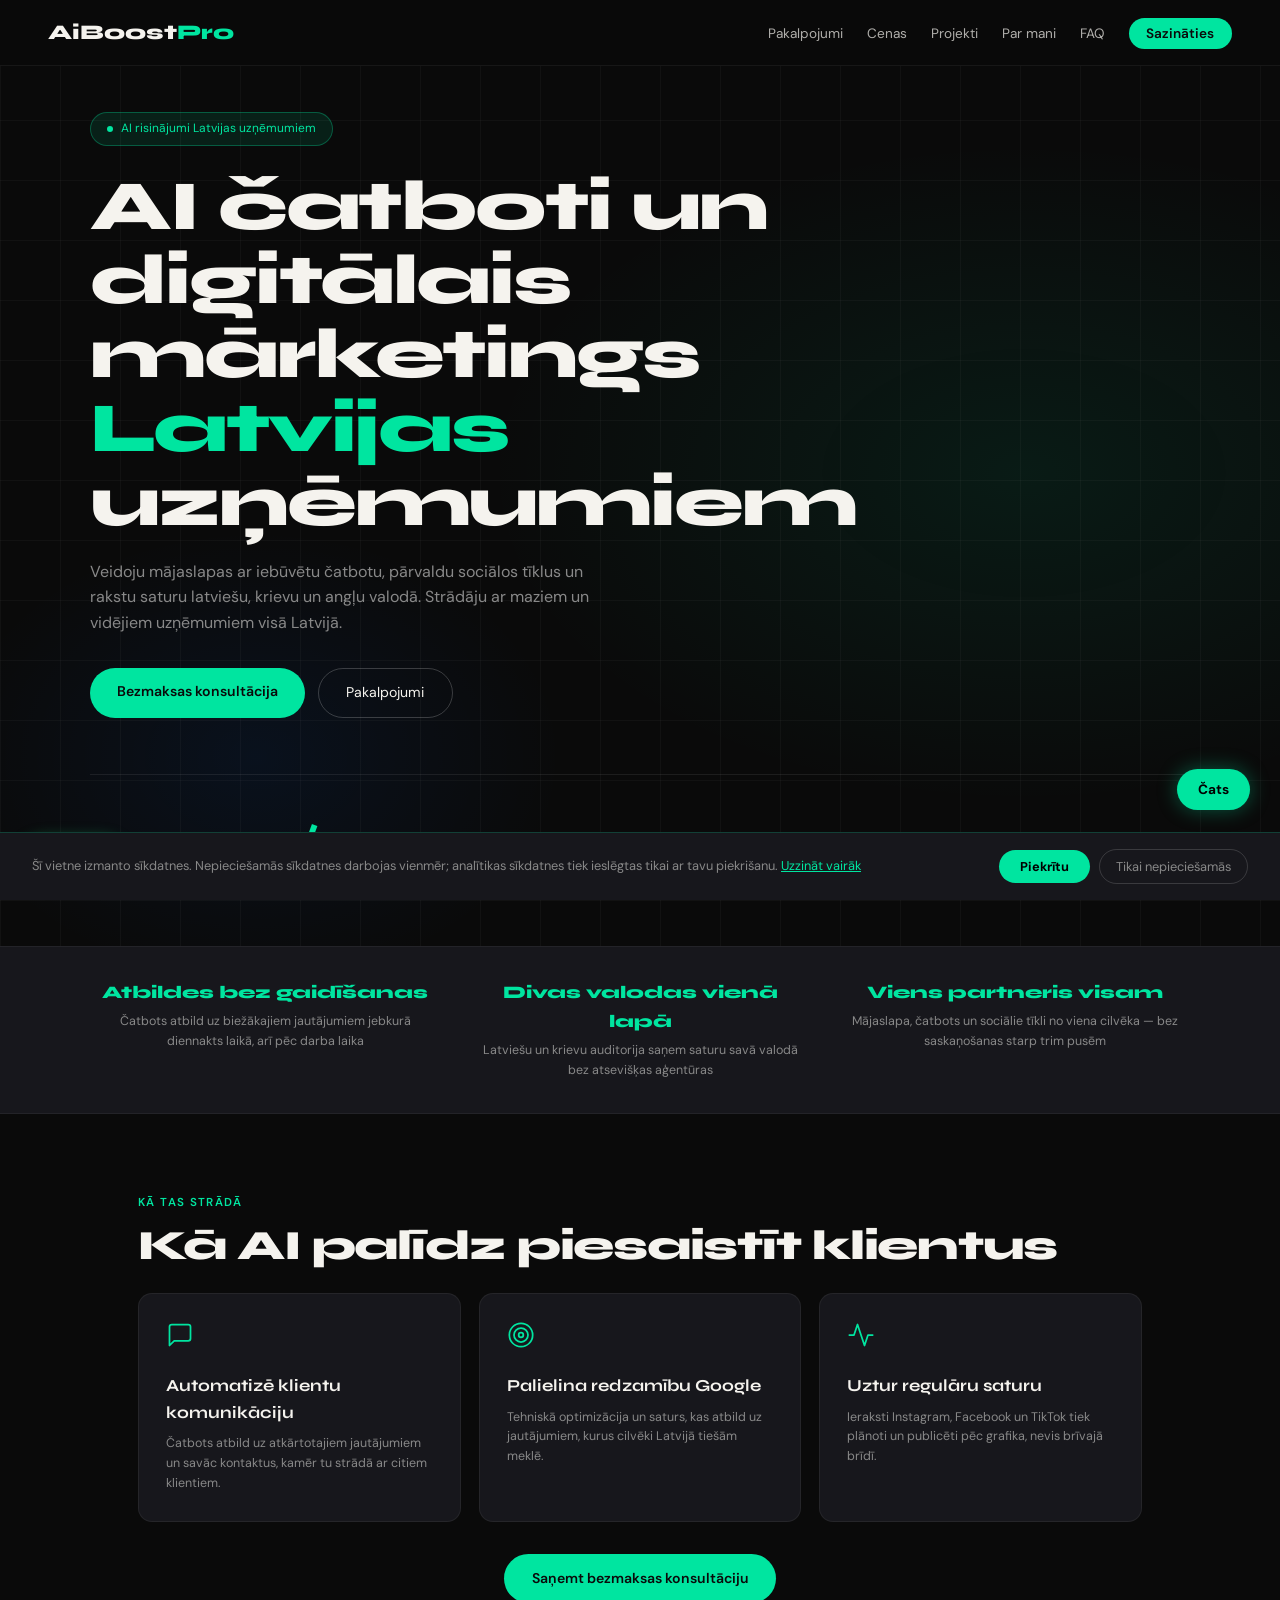
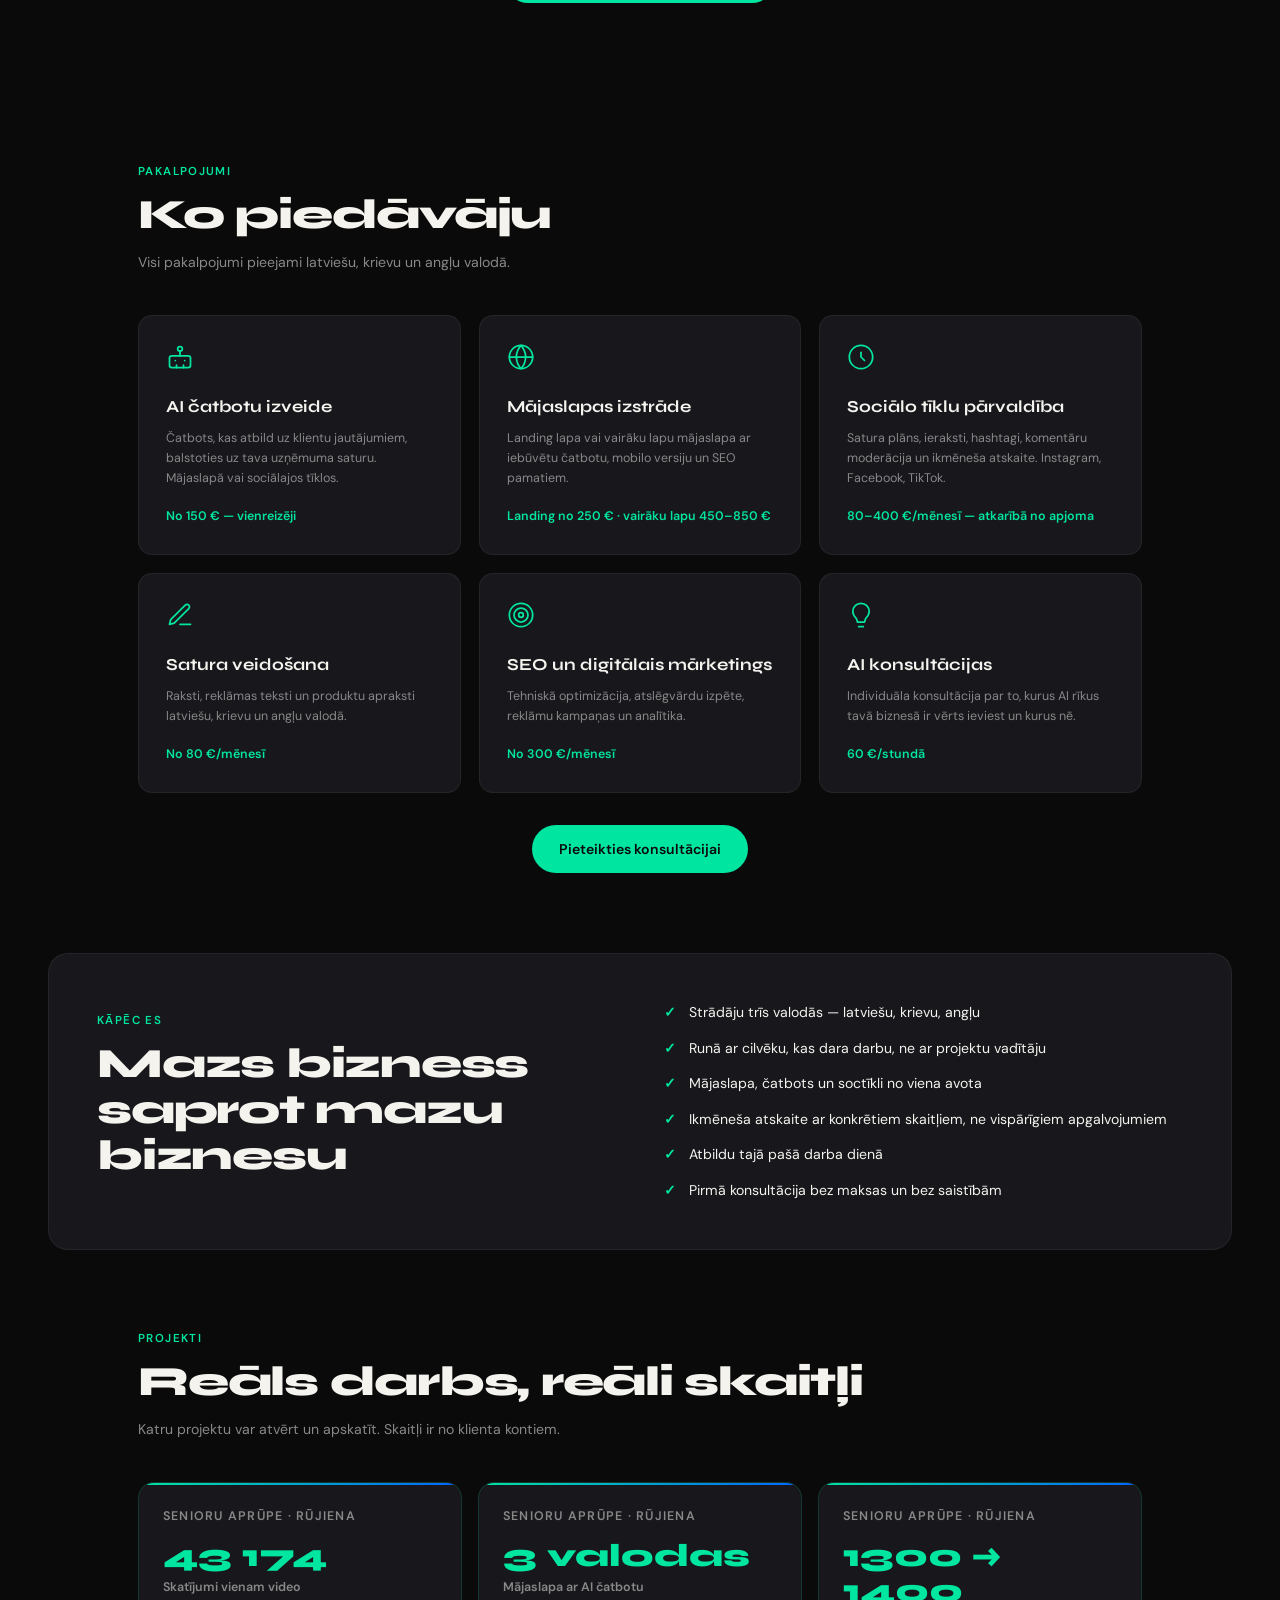
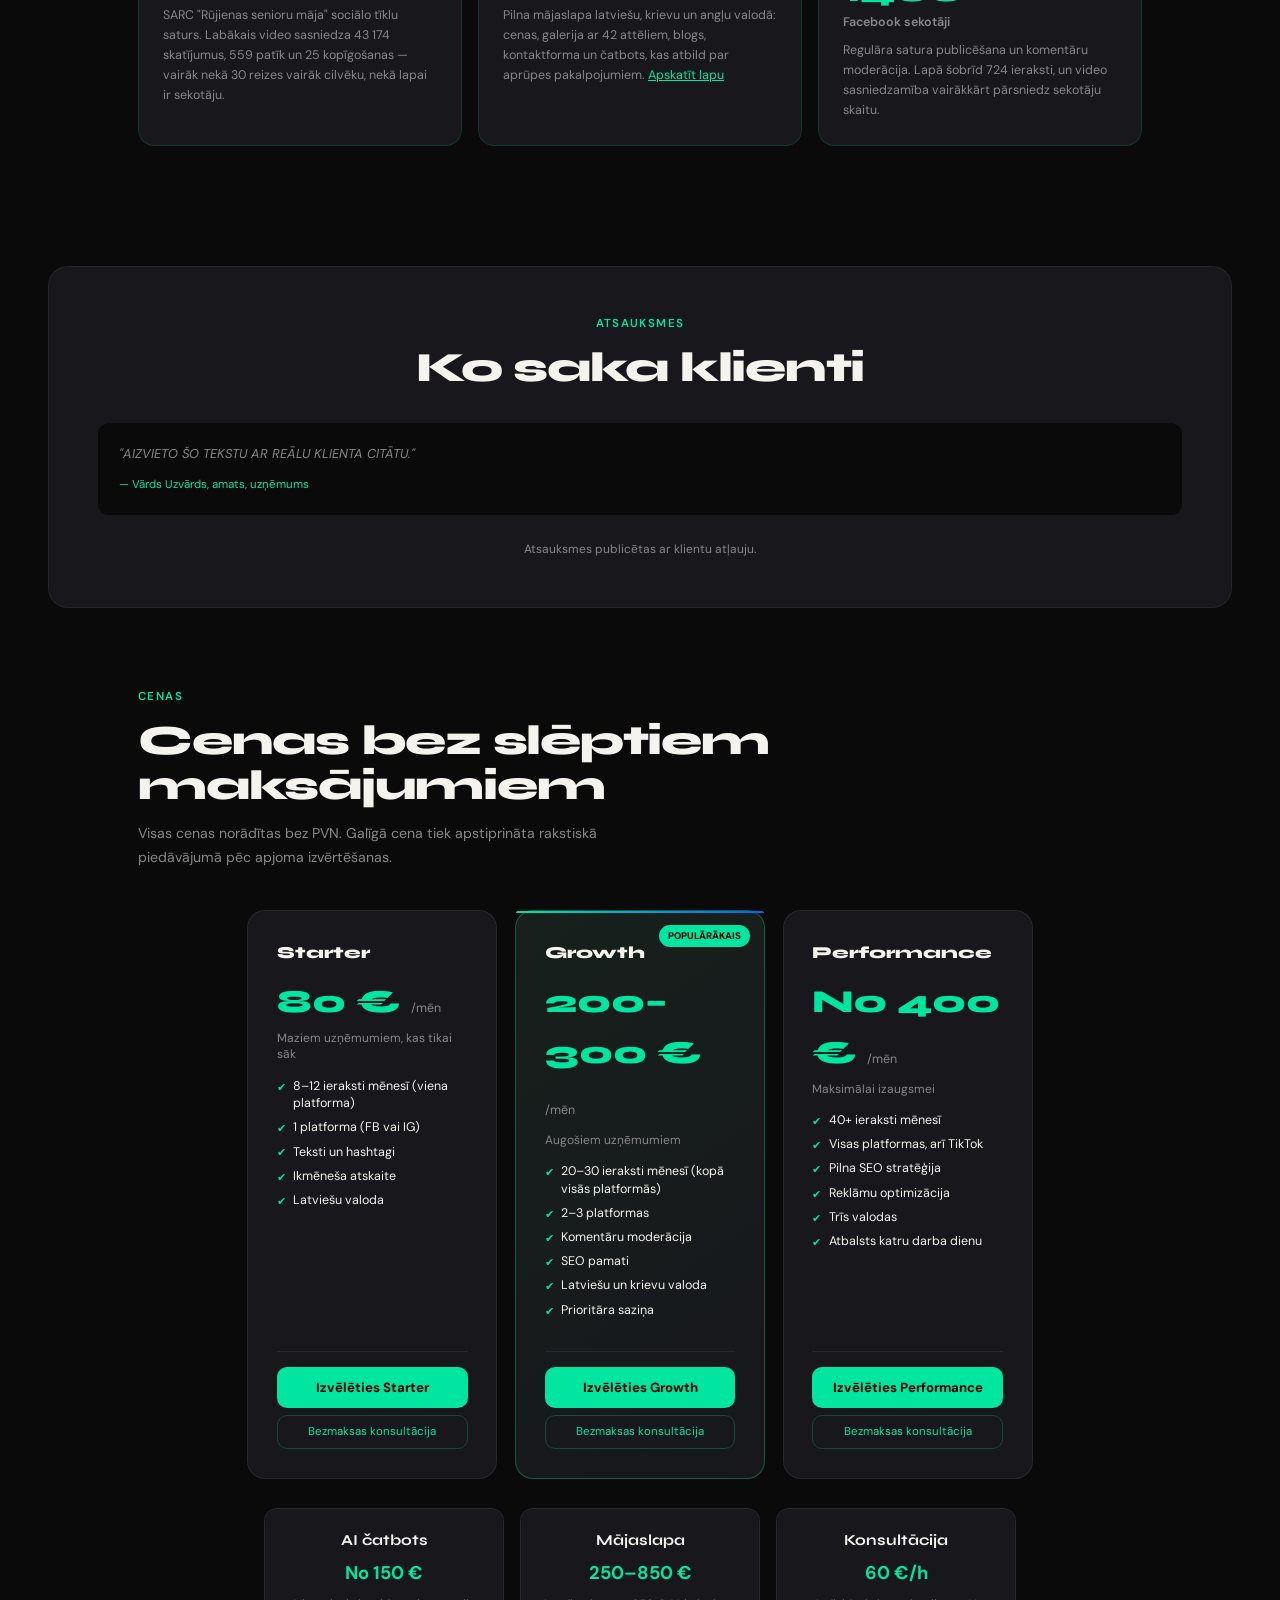
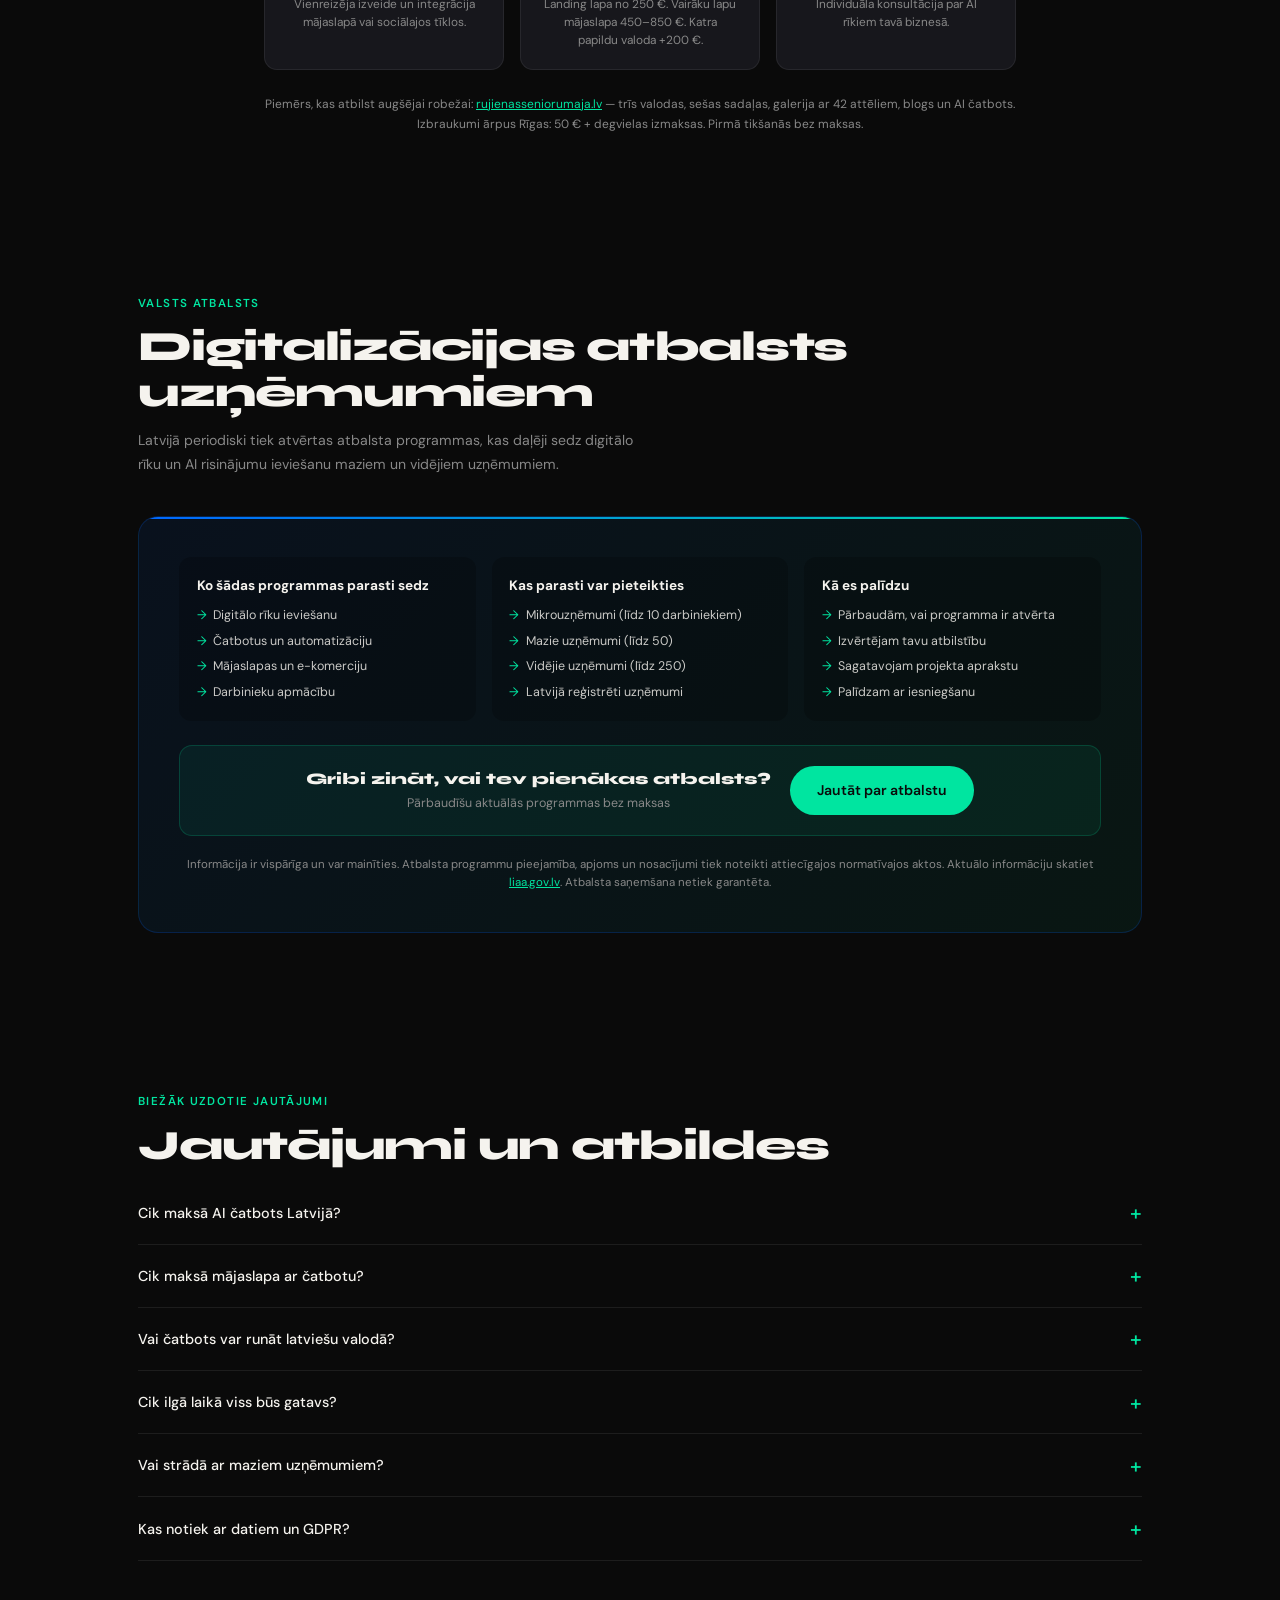
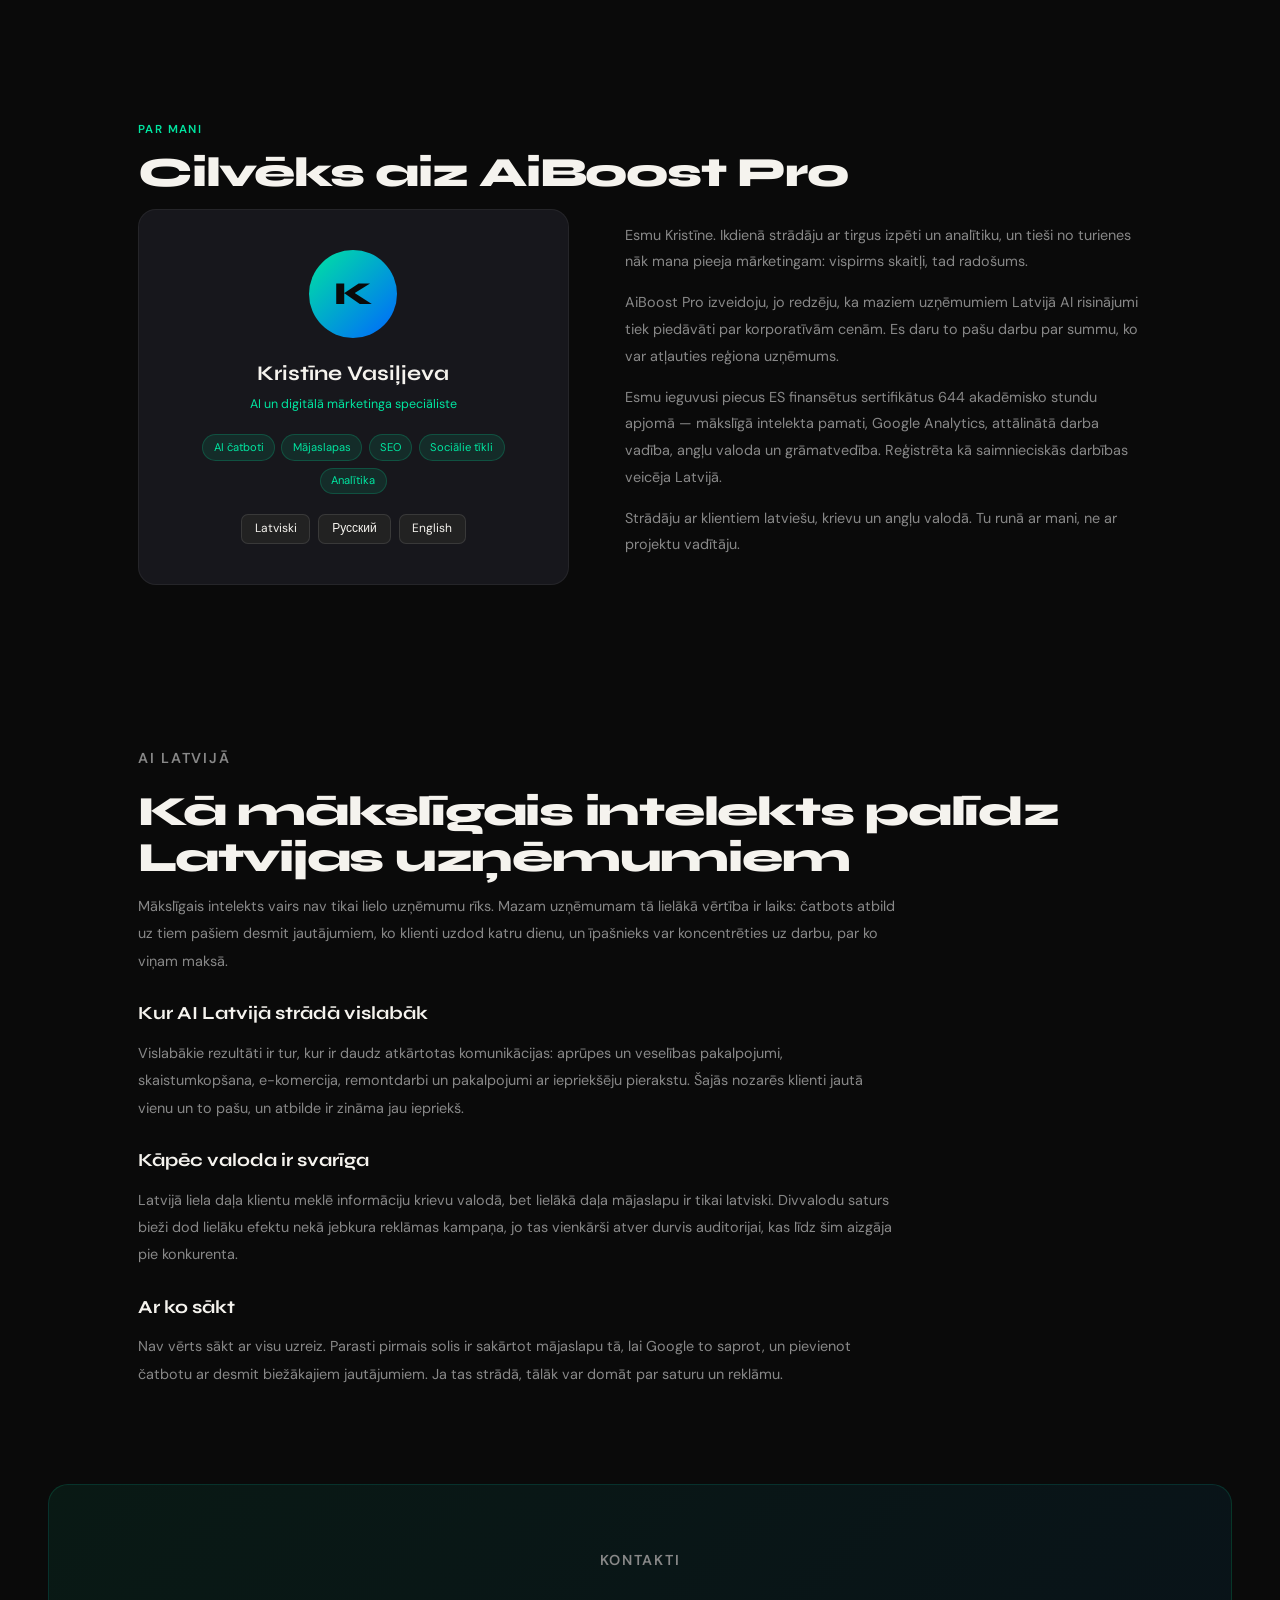
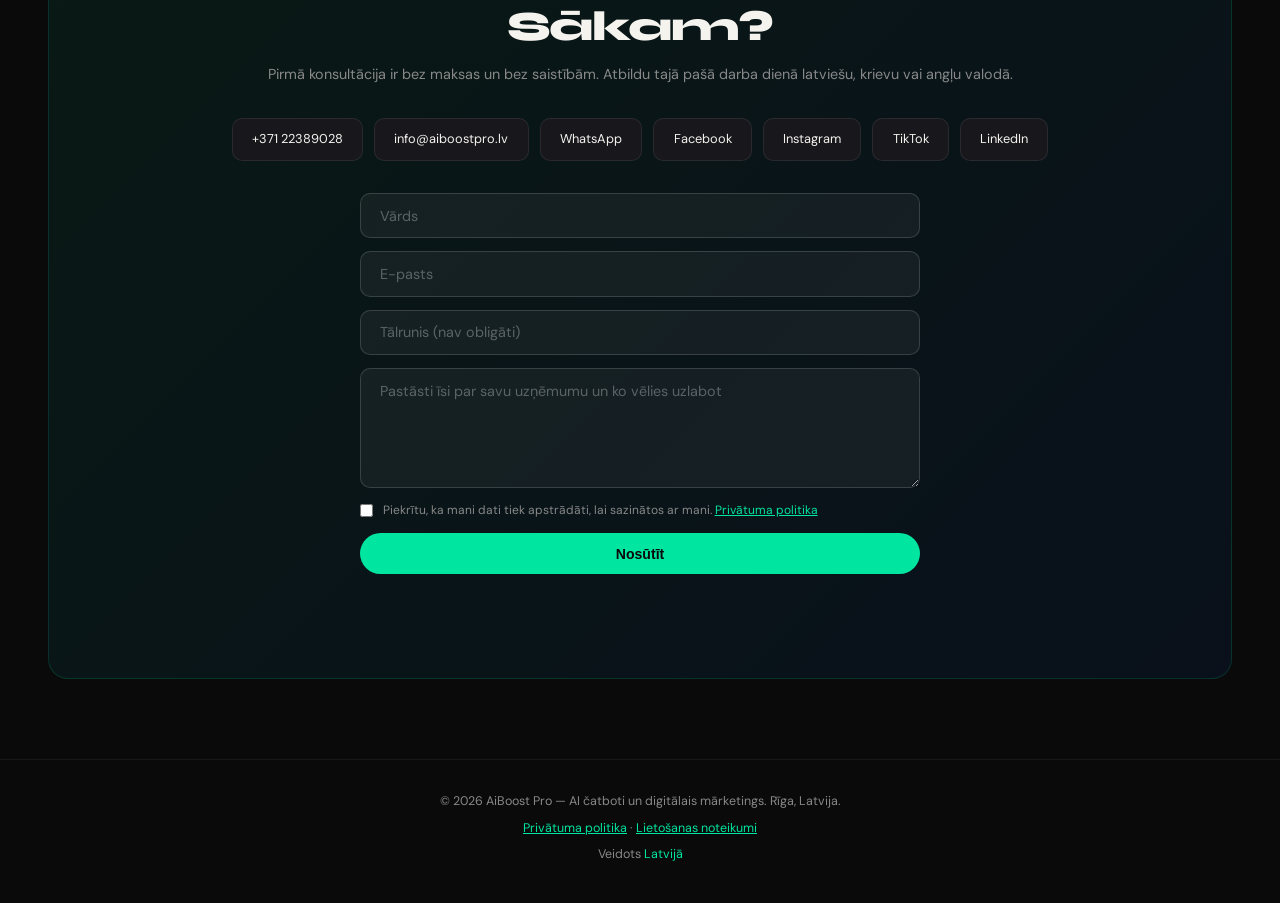
<file: index-3.html>
<!DOCTYPE html>
<html lang="lv">
<head>
<meta charset="UTF-8">
<meta name="viewport" content="width=device-width, initial-scale=1.0">
<meta name="google-site-verification" content="dG8pB2XT4XHh5N6QUkGv60sk6DNqHIGQ9BqFExKNHuM">

<title>AI čatboti un digitālais mārketings Latvijā | AiBoost Pro</title>
<meta name="description" content="AI čatboti latviešu, krievu un angļu valodā no 150 €. Mājaslapas, sociālie tīkli un SEO maziem uzņēmumiem Latvijā. Pirmā konsultācija bez maksas.">
<meta name="author" content="AiBoost Pro">
<meta name="robots" content="index,follow">
<link rel="canonical" href="https://aiboostpro.lv/">
<link rel="alternate" hreflang="lv" href="https://aiboostpro.lv/">
<link rel="sitemap" type="application/xml" href="/sitemap.xml">
<link rel="icon" href="/favicon.ico" sizes="any">

<meta name="geo.region" content="LV">
<meta name="geo.placename" content="Rīga">
<meta name="geo.position" content="56.9496;24.1052">
<meta name="ICBM" content="56.9496, 24.1052">

<meta property="og:type" content="website">
<meta property="og:site_name" content="AiBoost Pro">
<meta property="og:locale" content="lv_LV">
<meta property="og:title" content="AI čatboti un digitālais mārketings Latvijā | AiBoost Pro">
<meta property="og:description" content="AI čatboti latviešu, krievu un angļu valodā. Mājaslapas, sociālie tīkli un SEO maziem uzņēmumiem Latvijā.">
<meta property="og:url" content="https://aiboostpro.lv/">
<meta property="og:image" content="https://aiboostpro.lv/og-image.jpg">
<meta property="og:image:width" content="1200">
<meta property="og:image:height" content="630">
<meta name="twitter:card" content="summary_large_image">
<meta name="twitter:title" content="AI čatboti un digitālais mārketings Latvijā | AiBoost Pro">
<meta name="twitter:description" content="AI čatboti latviešu, krievu un angļu valodā maziem uzņēmumiem Latvijā.">
<meta name="twitter:image" content="https://aiboostpro.lv/og-image.jpg">

<script type="application/ld+json">
{
  "@context": "https://schema.org",
  "@graph": [
    {
      "@type": "ProfessionalService",
      "@id": "https://aiboostpro.lv/#organization",
      "name": "AiBoost Pro",
      "alternateName": ["AiBoost Pro Latvija", "AiBoost Pro — AI aģentūra Latvijā"],
      "disambiguatingDescription": "AiBoost Pro ir Latvijas mākslīgā intelekta un digitālā mārketinga aģentūra. Nav saistīta ar AIBOOSTPRO novērošanas kameru zīmolu.",
      "description": "AiBoost Pro ir Latvijas AI un digitālā mārketinga aģentūra. Izstrādā AI čatbotus latviešu, krievu un angļu valodā, veido mājaslapas ar iebūvētu čatbotu, pārvalda sociālos tīklus un nodrošina SEO pakalpojumus maziem un vidējiem uzņēmumiem.",
      "url": "https://aiboostpro.lv/",
      "logo": "https://aiboostpro.lv/logo.png",
      "image": "https://aiboostpro.lv/og-image.jpg",
      "telephone": "+37122389028",
      "email": "info@aiboostpro.lv",
      "priceRange": "€60–€900",
      "openingHours": "Mo-Fr 09:00-18:00",
      "founder": {
        "@type": "Person",
        "name": "Kristīne Vasiļjeva",
        "jobTitle": "AI un digitālā mārketinga speciāliste",
        "knowsLanguage": ["lv", "ru", "en"]
      },
      "address": {
        "@type": "PostalAddress",
        "addressLocality": "Rīga",
        "addressCountry": "LV"
      },
      "geo": {
        "@type": "GeoCoordinates",
        "latitude": "56.9496",
        "longitude": "24.1052"
      },
      "areaServed": { "@type": "Country", "name": "Latvija" },
      "availableLanguage": ["lv", "ru", "en"],
      "knowsAbout": [
        "AI čatbotu izstrāde",
        "Mājaslapu izstrāde",
        "Sociālo tīklu pārvaldība",
        "SEO optimizācija",
        "Satura veidošana latviešu un krievu valodā"
      ],
      "sameAs": [
        "https://www.facebook.com/share/1AeCYCRLKz/",
        "https://www.instagram.com/aiboostpro.lv",
        "https://www.tiktok.com/@aiboostpro.lv",
        "https://www.linkedin.com/company/aiboostpro"
      ],
      "hasOfferCatalog": {
        "@type": "OfferCatalog",
        "name": "AiBoost Pro pakalpojumi",
        "itemListElement": [
          {
            "@type": "Offer",
            "itemOffered": {
              "@type": "Service",
              "name": "AI čatbotu izveide",
              "description": "Mākslīgā intelekta čatbots mājaslapai vai sociālajiem tīkliem, kas atbild klientiem 24/7 latviešu, krievu vai angļu valodā."
            },
            "priceSpecification": {
              "@type": "PriceSpecification",
              "minPrice": "150",
              "priceCurrency": "EUR"
            }
          },
          {
            "@type": "Offer",
            "itemOffered": {
              "@type": "Service",
              "name": "Mājaslapas izstrāde ar AI čatbotu",
              "description": "Landing lapa vai vairāku lapu mājaslapa ar iebūvētu čatbotu, mobilo versiju un SEO. Iespējamas LV, RU un EN versijas."
            },
            "priceSpecification": {
              "@type": "PriceSpecification",
              "minPrice": "250",
              "maxPrice": "850",
              "priceCurrency": "EUR"
            }
          },
          {
            "@type": "Offer",
            "itemOffered": {
              "@type": "Service",
              "name": "Sociālo tīklu pārvaldība",
              "description": "Satura plānošana, veidošana un publicēšana Instagram, Facebook un TikTok, komentāru moderācija un ikmēneša atskaite."
            },
            "priceSpecification": {
              "@type": "PriceSpecification",
              "minPrice": "80",
              "maxPrice": "300",
              "priceCurrency": "EUR",
              "unitText": "MONTH"
            }
          },
          {
            "@type": "Offer",
            "itemOffered": {
              "@type": "Service",
              "name": "SEO un digitālais mārketings",
              "description": "Meklētājprogrammu optimizācija, atslēgvārdu izpēte, reklāmu kampaņas un analītika."
            },
            "priceSpecification": {
              "@type": "PriceSpecification",
              "minPrice": "300",
              "priceCurrency": "EUR",
              "unitText": "MONTH"
            }
          },
          {
            "@type": "Offer",
            "itemOffered": {
              "@type": "Service",
              "name": "AI satura veidošana",
              "description": "Raksti, reklāmas teksti un produktu apraksti latviešu, krievu un angļu valodā."
            },
            "priceSpecification": {
              "@type": "PriceSpecification",
              "minPrice": "80",
              "priceCurrency": "EUR",
              "unitText": "MONTH"
            }
          }
        ]
      }
    },
    {
      "@type": "WebSite",
      "@id": "https://aiboostpro.lv/#website",
      "url": "https://aiboostpro.lv/",
      "name": "AiBoost Pro",
      "inLanguage": "lv-LV",
      "publisher": { "@id": "https://aiboostpro.lv/#organization" }
    },
    {
      "@type": "FAQPage",
      "@id": "https://aiboostpro.lv/#faq",
      "mainEntity": [
        {
          "@type": "Question",
          "name": "Cik maksā AI čatbots Latvijā?",
          "acceptedAnswer": {
            "@type": "Answer",
            "text": "AI čatbota izveide sākas no 150 EUR vienreizēji. Cena ir atkarīga no valodu skaita, integrācijām un scenāriju sarežģītības. Pirmā konsultācija ir bez maksas."
          }
        },
        {
          "@type": "Question",
          "name": "Cik maksā mājaslapa ar čatbotu?",
          "acceptedAnswer": {
            "@type": "Answer",
            "text": "Vienas lapas landing lapa ar čatbotu sākas no 250 EUR. Vairāku lapu mājaslapa ar galeriju, blogu un kontaktformu maksā 450–850 EUR. Katra papildu valoda ir +200 EUR."
          }
        },
        {
          "@type": "Question",
          "name": "Vai AI čatbots var runāt latviešu valodā?",
          "acceptedAnswer": {
            "@type": "Answer",
            "text": "Jā. Čatboti brīvi saprot un atbild latviešu, krievu un angļu valodā. Tie tiek apmācīti uz uzņēmuma mājaslapas satura un dokumentiem, tāpēc atbildes ir precīzas un uzņēmumam specifiskas."
          }
        },
        {
          "@type": "Question",
          "name": "Cik ilgā laikā tiek izveidota mājaslapa ar čatbotu?",
          "acceptedAnswer": {
            "@type": "Answer",
            "text": "Landing lapa ar čatbotu parasti ir gatava 3–7 darba dienās. Vairāku lapu mājaslapa ar vairākām valodām aizņem 2–4 nedēļas atkarībā no satura apjoma."
          }
        },
        {
          "@type": "Question",
          "name": "Vai strādājat ar maziem uzņēmumiem?",
          "acceptedAnswer": {
            "@type": "Answer",
            "text": "Jā, mazie un vidējie uzņēmumi ir galvenā mērķauditorija. Sociālo tīklu paketes sākas no 80 EUR mēnesī."
          }
        },
        {
          "@type": "Question",
          "name": "Kas ir AiBoost Pro?",
          "acceptedAnswer": {
            "@type": "Answer",
            "text": "AiBoost Pro ir Latvijas mākslīgā intelekta un digitālā mārketinga aģentūra, kuras mājaslapa ir aiboostpro.lv. Uzņēmums izstrādā AI čatbotus, mājaslapas, pārvalda sociālos tīklus un nodrošina SEO pakalpojumus latviešu, krievu un angļu valodā."
          }
        }
      ]
    }
  ]
}
</script>

<link rel="preconnect" href="https://fonts.googleapis.com">
<link rel="preconnect" href="https://fonts.gstatic.com" crossorigin>
<link href="https://fonts.googleapis.com/css2?family=Syne:wght@700;800&family=DM+Sans:wght@300;400;500&display=swap" rel="stylesheet">

<style>
*,*::before,*::after{margin:0;padding:0;box-sizing:border-box;}
:root{--black:#0a0a0a;--white:#f5f3ee;--accent:#00e5a0;--accent2:#0066ff;--gray:#17171c;--gray2:#222;--muted:#888;}
html{scroll-behavior:smooth;}
body{background:var(--black);color:var(--white);font-family:"DM Sans",sans-serif;line-height:1.6;overflow-x:hidden;}
a{color:var(--accent);}
img{max-width:100%;height:auto;}

.skip-link{position:absolute;top:-100px;left:0;background:var(--accent);color:#000;padding:8px 16px;font-weight:700;z-index:99999;transition:top 0.2s;}
.skip-link:focus{top:0;}
:focus-visible{outline:2px solid var(--accent);outline-offset:3px;}

nav{position:fixed;top:0;left:0;right:0;z-index:200;display:flex;justify-content:space-between;align-items:center;padding:1rem 3rem;background:rgba(10,10,10,0.96);backdrop-filter:blur(12px);border-bottom:1px solid rgba(255,255,255,0.06);}
.logo{font-family:"Syne",sans-serif;font-weight:800;font-size:1.3rem;color:var(--white);text-decoration:none;}
.logo span{color:var(--accent);}
.nav-links{display:flex;gap:1.5rem;list-style:none;align-items:center;}
.nav-links a{color:var(--white);text-decoration:none;font-size:0.85rem;opacity:0.7;transition:opacity 0.2s;}
.nav-links a:hover{opacity:1;}
.nav-cta{background:var(--accent)!important;color:var(--black)!important;opacity:1!important;padding:0.45rem 1.1rem;border-radius:100px;font-weight:600!important;}
.hamburger{display:none;flex-direction:column;gap:5px;cursor:pointer;background:none;border:none;padding:5px;z-index:201;}
.hamburger span{display:block;width:22px;height:2px;background:var(--white);border-radius:2px;transition:all 0.3s ease;}
.hamburger.active span:nth-child(1){transform:rotate(45deg) translate(5px,5px);}
.hamburger.active span:nth-child(2){opacity:0;}
.hamburger.active span:nth-child(3){transform:rotate(-45deg) translate(5px,-5px);}
.mobile-menu{display:none;position:fixed;top:61px;left:0;right:0;background:rgba(10,10,10,0.98);z-index:199;border-bottom:1px solid rgba(255,255,255,0.08);padding:0.5rem 0;}
.mobile-menu.open{display:block;}
.mobile-menu a{display:block;color:var(--white);text-decoration:none;padding:0.9rem 2rem;font-size:1rem;border-bottom:1px solid rgba(255,255,255,0.05);}
.mobile-menu a:last-child{color:var(--accent);font-weight:600;border:none;}

.hero{min-height:100vh;display:flex;align-items:center;padding:7rem 3rem 4rem;position:relative;overflow:hidden;}
.hero-bg{position:absolute;inset:0;background:radial-gradient(ellipse 60% 50% at 80% 50%,rgba(0,229,160,0.08),transparent 70%),radial-gradient(ellipse 40% 40% at 20% 80%,rgba(0,102,255,0.08),transparent 60%);pointer-events:none;}
.hero-grid{position:absolute;inset:0;background-image:linear-gradient(rgba(255,255,255,0.03) 1px,transparent 1px),linear-gradient(90deg,rgba(255,255,255,0.03) 1px,transparent 1px);background-size:60px 60px;pointer-events:none;}
.hero-content{position:relative;max-width:1100px;margin:0 auto;width:100%;}
.hero-tag{display:inline-flex;align-items:center;gap:0.5rem;background:rgba(0,229,160,0.1);border:1px solid rgba(0,229,160,0.3);color:var(--accent);font-size:0.75rem;padding:0.4rem 1rem;border-radius:100px;margin-bottom:1.5rem;}
.hero-tag::before{content:"";width:6px;height:6px;background:var(--accent);border-radius:50%;animation:pulse 2s infinite;}
@keyframes pulse{0%,100%{opacity:1;}50%{opacity:0.3;}}
@keyframes fadeUp{from{opacity:0;transform:translateY(20px);}to{opacity:1;transform:translateY(0);}}
.hero h1{font-family:"Syne",sans-serif;font-size:clamp(2.2rem,5.5vw,5rem);font-weight:800;line-height:1.05;letter-spacing:-0.03em;margin-bottom:1.2rem;animation:fadeUp 0.7s ease both;}
.hero h1 em{font-style:normal;color:var(--accent);}
.hero-sub{font-size:1rem;color:var(--muted);max-width:520px;margin-bottom:2rem;animation:fadeUp 0.7s 0.1s ease both;}
.hero-actions{display:flex;gap:0.8rem;flex-wrap:wrap;animation:fadeUp 0.7s 0.2s ease both;}
.btn-primary{background:var(--accent);color:var(--black);padding:0.8rem 1.7rem;border-radius:100px;font-weight:600;font-size:0.88rem;text-decoration:none;transition:transform 0.2s,box-shadow 0.2s;display:inline-block;}
.btn-primary:hover{transform:translateY(-2px);box-shadow:0 0 25px rgba(0,229,160,0.35);}
.btn-secondary{border:1px solid rgba(255,255,255,0.2);color:var(--white);padding:0.8rem 1.7rem;border-radius:100px;font-size:0.88rem;text-decoration:none;display:inline-block;transition:border-color 0.2s;}
.btn-secondary:hover{border-color:rgba(255,255,255,0.5);}
.hero-stats{display:flex;gap:2.5rem;margin-top:3.5rem;padding-top:2.5rem;border-top:1px solid rgba(255,255,255,0.08);animation:fadeUp 0.7s 0.3s ease both;flex-wrap:wrap;}
.stat-num{font-family:"Syne",sans-serif;font-size:1.9rem;font-weight:800;color:var(--accent);}
.stat-label{font-size:0.75rem;color:var(--muted);}

.strip{background:var(--gray);border-top:1px solid rgba(255,255,255,0.05);border-bottom:1px solid rgba(255,255,255,0.05);padding:1.5rem 3rem;}
.strip-inner{max-width:1100px;margin:0 auto;display:flex;flex-wrap:wrap;gap:1.5rem;justify-content:center;text-align:center;}
.strip-item{flex:1;min-width:200px;padding:0.5rem;}
.strip-item h3{font-family:"Syne",sans-serif;font-size:1.1rem;font-weight:800;color:var(--accent);margin-bottom:0.3rem;}
.strip-item p{font-size:0.78rem;color:var(--muted);}

.section-wrap{padding:5rem 3rem;max-width:1100px;margin:0 auto;}
.section-tag{font-size:0.72rem;font-weight:600;color:var(--accent);letter-spacing:0.12em;text-transform:uppercase;margin-bottom:0.7rem;}
.section-wrap h2,.why-section h2,.testimonials-section h2,.contact-section h2{font-family:"Syne",sans-serif;font-size:clamp(1.7rem,3.5vw,2.6rem);font-weight:800;letter-spacing:-0.03em;line-height:1.1;margin-bottom:0.8rem;}
.section-desc{color:var(--muted);font-size:0.88rem;max-width:520px;margin-bottom:2.5rem;line-height:1.7;}
.prose p{color:var(--muted);font-size:0.9rem;line-height:1.9;margin-bottom:1rem;max-width:760px;}
.prose h3{font-family:"Syne",sans-serif;font-size:1.15rem;font-weight:700;margin:1.5rem 0 0.7rem;}

.services-grid{display:grid;grid-template-columns:repeat(auto-fit,minmax(250px,1fr));gap:1.1rem;}
.service-card{background:var(--gray);border:1px solid rgba(255,255,255,0.06);border-radius:14px;padding:1.7rem;transition:transform 0.3s,border-color 0.3s;position:relative;overflow:hidden;}
.service-card::before{content:"";position:absolute;top:0;left:0;right:0;height:2px;background:linear-gradient(90deg,var(--accent),var(--accent2));opacity:0;transition:opacity 0.3s;}
.service-card:hover{transform:translateY(-4px);border-color:rgba(0,229,160,0.2);}
.service-card:hover::before{opacity:1;}
.service-icon{margin-bottom:1rem;display:block;color:var(--accent);}
.service-card h3{font-family:"Syne",sans-serif;font-size:1.05rem;font-weight:700;margin-bottom:0.5rem;}
.service-card p{color:var(--muted);font-size:0.78rem;line-height:1.6;}
.service-price{margin-top:1.1rem;font-size:0.78rem;color:var(--accent);font-weight:600;}

.why-section{background:var(--gray);border-radius:20px;padding:3rem;margin:0 3rem;display:grid;grid-template-columns:1fr 1fr;gap:3rem;align-items:center;border:1px solid rgba(255,255,255,0.06);}
.why-list{list-style:none;display:flex;flex-direction:column;gap:0.9rem;}
.why-list li{display:flex;gap:0.8rem;font-size:0.88rem;line-height:1.5;}
.why-list li::before{content:"✓";color:var(--accent);font-weight:700;flex-shrink:0;}

.case-grid{display:grid;grid-template-columns:repeat(auto-fit,minmax(280px,1fr));gap:1rem;margin-top:1.5rem;}
.case-card{background:var(--gray);border:1px solid rgba(0,229,160,0.15);border-radius:16px;padding:1.5rem;position:relative;overflow:hidden;}
.case-card::before{content:"";position:absolute;top:0;left:0;right:0;height:2px;background:linear-gradient(90deg,var(--accent),var(--accent2));}
.case-label{font-size:0.7rem;color:var(--accent);font-weight:600;letter-spacing:0.1em;text-transform:uppercase;margin-bottom:0.7rem;}
.case-num{font-family:"Syne",sans-serif;font-size:2rem;font-weight:800;color:var(--accent);line-height:1.1;}
.case-title{font-weight:600;margin:0.3rem 0 0.5rem;font-size:0.92rem;}
.case-card p{font-size:0.78rem;color:var(--muted);line-height:1.6;}

.testimonials-section{background:var(--gray);border-radius:20px;padding:3rem;margin:2.5rem 3rem 0;border:1px solid rgba(255,255,255,0.06);text-align:center;}
.testimonials-grid{display:grid;grid-template-columns:repeat(auto-fit,minmax(220px,1fr));gap:1.1rem;margin-top:2rem;}
.testimonial-card{background:var(--black);border:1px solid rgba(255,255,255,0.06);border-radius:12px;padding:1.3rem;text-align:left;}
.testimonial-card p{color:var(--muted);font-size:0.8rem;line-height:1.6;font-style:italic;}
.testimonial-card span{display:block;color:var(--accent);font-size:0.72rem;margin-top:0.7rem;font-style:normal;}

.pricing-grid{display:flex;flex-wrap:wrap;justify-content:center;gap:1.1rem;margin-top:1.5rem;}
.pc{background:var(--gray);border:1px solid rgba(255,255,255,0.07);border-radius:18px;padding:1.8rem;width:250px;position:relative;transition:transform 0.3s,border-color 0.3s;display:flex;flex-direction:column;}
.pc::before{content:"";position:absolute;top:0;left:0;right:0;height:2px;background:linear-gradient(90deg,var(--accent),var(--accent2));opacity:0;transition:opacity 0.3s;border-radius:18px 18px 0 0;}
.pc:hover{transform:translateY(-5px);border-color:rgba(0,229,160,0.22);}
.pc:hover::before,.pc.pop::before{opacity:1;}
.pc.pop{border-color:rgba(0,229,160,0.32);background:linear-gradient(145deg,#17201c,#17171c);}
.pop-badge{position:absolute;top:0.9rem;right:0.9rem;background:var(--accent);color:#000;font-size:0.6rem;font-weight:800;padding:0.2rem 0.55rem;border-radius:100px;text-transform:uppercase;}
.pc-name{font-family:"Syne",sans-serif;font-size:1.05rem;font-weight:800;margin-bottom:0.2rem;}
.pc-price{font-family:"Syne",sans-serif;font-size:2rem;font-weight:800;color:var(--accent);margin:0.4rem 0 0.15rem;}
.pc-price span{font-size:0.78rem;color:var(--muted);font-family:"DM Sans",sans-serif;font-weight:400;}
.pc-desc{color:var(--muted);font-size:0.75rem;margin-bottom:0.9rem;line-height:1.4;}
.pc-features{list-style:none;display:flex;flex-direction:column;gap:0.42rem;margin-bottom:auto;padding-bottom:1.1rem;font-size:0.78rem;}
.pc-features li{display:flex;gap:0.45rem;line-height:1.4;}
.pc-features li::before{content:"✔";color:var(--accent);font-size:0.68rem;flex-shrink:0;margin-top:0.12rem;}
.pc-divider{border:none;border-top:1px solid rgba(255,255,255,0.07);margin:0.9rem 0;}
.pc-btn{width:100%;padding:0.75rem;border-radius:10px;border:none;font-family:"DM Sans",sans-serif;font-size:0.83rem;font-weight:700;cursor:pointer;transition:all 0.2s;margin-bottom:0.45rem;background:var(--accent);color:#000;}
.pc-btn:hover{box-shadow:0 0 20px rgba(0,229,160,0.38);}
.pc-consult{width:100%;padding:0.45rem;border-radius:10px;border:1px solid rgba(0,229,160,0.25);background:transparent;color:var(--accent);font-size:0.72rem;cursor:pointer;font-family:"DM Sans",sans-serif;text-decoration:none;display:block;text-align:center;}
.pc-consult:hover{background:rgba(0,229,160,0.07);}
.extras-grid{display:flex;flex-wrap:wrap;gap:1rem;justify-content:center;margin-top:1.8rem;}
.extra-card{background:var(--gray);border:1px solid rgba(255,255,255,0.07);border-radius:13px;padding:1.2rem 1.4rem;width:240px;text-align:center;}
.extra-card h4{font-family:"Syne",sans-serif;font-size:0.95rem;font-weight:700;margin-bottom:0.25rem;}
.extra-card .ep{color:var(--accent);font-weight:700;font-size:1.15rem;margin:0.4rem 0 0.5rem;}
.extra-card p{color:var(--muted);font-size:0.74rem;line-height:1.5;}
.price-note{text-align:center;color:var(--muted);font-size:0.75rem;margin-top:1.5rem;line-height:1.7;}

.liaa-box{background:linear-gradient(135deg,rgba(0,102,255,0.08),rgba(0,229,160,0.06));border:1px solid rgba(0,102,255,0.2);border-radius:20px;padding:2.5rem;position:relative;overflow:hidden;}
.liaa-box::before{content:"";position:absolute;top:0;left:0;right:0;height:2px;background:linear-gradient(90deg,#0066ff,#00e5a0);}
.liaa-grid{display:grid;grid-template-columns:repeat(auto-fit,minmax(200px,1fr));gap:1rem;margin-bottom:1.5rem;}
.liaa-card{background:rgba(0,0,0,0.22);border-radius:12px;padding:1.1rem;}
.liaa-card h4{font-weight:700;font-size:0.85rem;margin-bottom:0.6rem;}
.liaa-card ul{list-style:none;display:flex;flex-direction:column;gap:0.35rem;}
.liaa-card li{font-size:0.78rem;color:rgba(245,243,238,0.82);display:flex;gap:0.4rem;}
.liaa-card li::before{content:"→";color:var(--accent);flex-shrink:0;}
.liaa-cta{background:rgba(0,229,160,0.07);border:1px solid rgba(0,229,160,0.18);border-radius:13px;padding:1.3rem;text-align:center;display:flex;flex-wrap:wrap;align-items:center;justify-content:center;gap:1.2rem;}
.liaa-cta-title{font-family:"Syne",sans-serif;font-weight:800;font-size:1rem;margin-bottom:0.15rem;}
.liaa-cta-sub{color:var(--muted);font-size:0.78rem;}
.disclaimer{font-size:0.72rem;color:var(--muted);text-align:center;margin-top:1.2rem;line-height:1.6;}

.faq-item{border-bottom:1px solid rgba(255,255,255,0.08);}
.faq-question{display:flex;justify-content:space-between;align-items:center;padding:1.1rem 0;cursor:pointer;font-size:0.9rem;font-weight:500;transition:color 0.2s;user-select:none;width:100%;background:none;border:none;color:var(--white);text-align:left;font-family:"DM Sans",sans-serif;}
.faq-question:hover{color:var(--accent);}
.faq-icon{color:var(--accent);font-size:1.3rem;transition:transform 0.3s;flex-shrink:0;margin-left:1rem;}
.faq-item.open .faq-icon{transform:rotate(45deg);}
.faq-answer{max-height:0;overflow:hidden;transition:max-height 0.4s ease;color:var(--muted);font-size:0.88rem;line-height:1.7;}
.faq-item.open .faq-answer{max-height:400px;padding-bottom:1.1rem;}

.about-grid{display:grid;grid-template-columns:1fr 1.2fr;gap:3.5rem;align-items:center;}
.about-visual{background:var(--gray);border-radius:18px;padding:2.5rem;border:1px solid rgba(255,255,255,0.06);text-align:center;}
.avatar-circle{width:88px;height:88px;background:linear-gradient(135deg,var(--accent),var(--accent2));border-radius:50%;margin:0 auto 1.2rem;display:flex;align-items:center;justify-content:center;font-family:"Syne",sans-serif;font-size:2rem;font-weight:800;color:var(--black);}
.about-name{font-family:"Syne",sans-serif;font-size:1.3rem;font-weight:700;margin-bottom:0.3rem;}
.about-role{color:var(--accent);font-size:0.78rem;margin-bottom:1.2rem;}
.skills-tags{display:flex;flex-wrap:wrap;gap:0.4rem;justify-content:center;}
.skill-tag{background:rgba(0,229,160,0.1);border:1px solid rgba(0,229,160,0.2);color:var(--accent);font-size:0.7rem;padding:0.22rem 0.65rem;border-radius:100px;}
.lang-badges{display:flex;gap:0.5rem;margin-top:1.2rem;flex-wrap:wrap;justify-content:center;}
.lang-badge{background:var(--gray2);border:1px solid rgba(255,255,255,0.1);padding:0.3rem 0.8rem;border-radius:7px;font-size:0.75rem;}
.about-text p{color:var(--muted);line-height:1.85;margin-bottom:0.9rem;font-size:0.9rem;}

.contact-section{background:linear-gradient(135deg,rgba(0,229,160,0.07),rgba(0,102,255,0.07));border:1px solid rgba(0,229,160,0.15);border-radius:20px;padding:4rem 3rem;margin:0 3rem 5rem;text-align:center;}
.contact-section > p{color:var(--muted);font-size:0.9rem;margin-bottom:2rem;}
.contact-links{display:flex;gap:0.7rem;justify-content:center;flex-wrap:wrap;}
.contact-item{display:flex;align-items:center;gap:0.45rem;background:var(--gray);border:1px solid rgba(255,255,255,0.08);padding:0.65rem 1.2rem;border-radius:10px;font-size:0.8rem;color:var(--white);text-decoration:none;transition:border-color 0.2s,transform 0.2s;}
.contact-item:hover{border-color:var(--accent);transform:translateY(-2px);}
.contact-form{max-width:560px;margin:2rem auto 0;display:flex;flex-direction:column;gap:0.8rem;text-align:left;}
.contact-form input,.contact-form textarea{padding:0.8rem 1.2rem;border-radius:10px;border:1px solid rgba(255,255,255,0.15);background:rgba(255,255,255,0.05);color:#fff;font-size:0.9rem;font-family:"DM Sans",sans-serif;outline:none;transition:border-color 0.2s;width:100%;}
.contact-form input:focus,.contact-form textarea:focus{border-color:var(--accent);}
.contact-form textarea{min-height:120px;resize:vertical;}
.contact-form input::placeholder,.contact-form textarea::placeholder{color:rgba(255,255,255,0.3);}
.form-consent{display:flex;gap:0.6rem;align-items:flex-start;font-size:0.75rem;color:var(--muted);}
.form-consent input{width:auto;flex-shrink:0;margin-top:0.2rem;}
.form-status{font-size:0.82rem;margin-top:0.5rem;min-height:1.2rem;}

footer{text-align:center;padding:2rem 3rem;color:var(--muted);font-size:0.78rem;border-top:1px solid rgba(255,255,255,0.06);}
footer p{margin-bottom:0.4rem;}
footer span{color:var(--accent);}

.fade-up{opacity:0;transform:translateY(25px);transition:opacity 0.6s ease,transform 0.6s ease;}
.fade-up.visible{opacity:1;transform:translateY(0);}

#wa-btn{position:fixed;bottom:20px;left:20px;background:#25D366;color:#fff;padding:12px 18px;border-radius:30px;font-weight:600;text-decoration:none;z-index:9990;font-size:0.85rem;display:flex;align-items:center;gap:0.5rem;box-shadow:0 4px 15px rgba(37,211,102,0.4);transition:transform 0.2s;}
#wa-btn:hover{transform:translateY(-3px);}
.back-to-top{position:fixed;bottom:150px;right:30px;background:rgba(255,255,255,0.1);color:#fff;border:1px solid rgba(255,255,255,0.2);width:40px;height:40px;border-radius:50%;font-size:1.1rem;cursor:pointer;opacity:0;transition:opacity 0.3s,transform 0.2s;pointer-events:none;z-index:998;}
.back-to-top.visible{opacity:1;pointer-events:auto;}
.back-to-top:hover{transform:translateY(-3px);background:var(--accent);color:#000;border-color:var(--accent);}

#chat-btn{position:fixed;bottom:90px;right:30px;background:var(--accent);color:#000;padding:0.75rem 1.3rem;border-radius:50px;cursor:pointer;z-index:9991;font-weight:700;font-size:0.85rem;box-shadow:0 0 20px rgba(0,229,160,0.35);display:flex;align-items:center;gap:0.5rem;border:none;font-family:"DM Sans",sans-serif;transition:transform 0.2s;}
#chat-btn:hover{transform:translateY(-3px);}
#chat-window{position:fixed;bottom:150px;right:30px;width:340px;max-width:calc(100vw - 24px);height:480px;max-height:calc(100vh - 180px);background:#141414;border-radius:20px;display:none;flex-direction:column;overflow:hidden;box-shadow:0 8px 40px rgba(0,0,0,0.6);z-index:9992;border:1px solid rgba(0,229,160,0.2);}
#chat-window.open{display:flex;}
#chat-header{background:linear-gradient(90deg,#00c87a,#00e5a0);color:#000;padding:0.9rem 1rem;display:flex;justify-content:space-between;align-items:center;font-family:"Syne",sans-serif;font-weight:700;font-size:0.9rem;}
.chat-status{font-size:0.68rem;font-weight:400;opacity:0.8;}
#chat-close{cursor:pointer;font-size:1.3rem;background:none;border:none;color:#000;opacity:0.7;line-height:1;}
#chat-lang{display:flex;gap:0.4rem;padding:0.5rem 0.8rem;background:rgba(255,255,255,0.03);border-bottom:1px solid rgba(255,255,255,0.07);}
.lang-btn{flex:1;padding:0.28rem;border-radius:7px;border:1px solid rgba(255,255,255,0.12);background:transparent;color:var(--white);font-size:0.72rem;cursor:pointer;transition:all 0.2s;font-family:"DM Sans",sans-serif;}
.lang-btn.active{background:var(--accent);color:#000;border-color:var(--accent);font-weight:700;}
#chat-msgs{flex:1;padding:0.8rem;overflow-y:auto;display:flex;flex-direction:column;gap:8px;}
#chat-msgs::-webkit-scrollbar{width:3px;}
#chat-msgs::-webkit-scrollbar-thumb{background:rgba(255,255,255,0.1);border-radius:2px;}
.msg{padding:9px 13px;border-radius:14px;max-width:88%;font-size:0.82rem;line-height:1.55;white-space:pre-wrap;}
.msg.bot{background:rgba(0,229,160,0.1);color:#d4fff4;align-self:flex-start;border-radius:4px 14px 14px 14px;}
.msg.user{background:rgba(0,102,255,0.2);color:#fff;align-self:flex-end;border-radius:14px 4px 14px 14px;}
#chat-quick{display:flex;flex-wrap:wrap;gap:4px;padding:0.4rem 0.8rem;border-top:1px solid rgba(255,255,255,0.07);}
.quick-btn{padding:0.28rem 0.6rem;border-radius:9px;background:rgba(0,229,160,0.1);border:1px solid rgba(0,229,160,0.22);color:var(--accent);font-size:0.7rem;cursor:pointer;transition:background 0.2s;font-family:"DM Sans",sans-serif;}
.quick-btn:hover{background:rgba(0,229,160,0.22);}
#chat-input-area{display:flex;border-top:1px solid rgba(255,255,255,0.08);}
#chat-input{flex:1;padding:0.7rem 1rem;border:none;background:transparent;color:#fff;outline:none;font-size:0.85rem;font-family:"DM Sans",sans-serif;}
#chat-input::placeholder{color:rgba(255,255,255,0.3);}
#chat-send{background:var(--accent);border:none;color:#000;padding:0 1rem;cursor:pointer;font-weight:700;font-size:1rem;}

#cookie-banner{position:fixed;bottom:0;left:0;right:0;background:#17171c;border-top:1px solid rgba(0,229,160,0.2);padding:1rem 2rem;display:none;flex-wrap:wrap;align-items:center;justify-content:space-between;gap:1rem;z-index:99999;font-size:0.8rem;color:var(--muted);}
#cookie-banner.show{display:flex;}
#cookie-accept{background:var(--accent);color:#000;border:none;padding:0.5rem 1.3rem;border-radius:100px;font-weight:700;cursor:pointer;font-size:0.8rem;font-family:"DM Sans",sans-serif;}
#cookie-decline{background:transparent;color:var(--muted);border:1px solid rgba(255,255,255,0.15);padding:0.5rem 1rem;border-radius:100px;cursor:pointer;font-size:0.8rem;font-family:"DM Sans",sans-serif;margin-left:0.4rem;}

@media(max-width:768px){
nav{padding:0.85rem 1.2rem;}
.nav-links{display:none;}
.hamburger{display:flex;}
.hero{padding:5.5rem 1.2rem 3rem;}
.strip{padding:1.5rem 1.2rem;}
.section-wrap{padding:3.5rem 1.2rem;}
.why-section,.testimonials-section,.contact-section{margin-left:1.2rem;margin-right:1.2rem;padding-left:1.5rem;padding-right:1.5rem;}
.why-section{grid-template-columns:1fr;padding:2rem 1.5rem;gap:2rem;}
.about-grid{grid-template-columns:1fr;gap:2rem;}
.contact-section{margin-bottom:4rem;padding:2.5rem 1.5rem;}
.liaa-box{padding:1.5rem;}
footer{padding:1.5rem 1.2rem;}
#chat-window{right:8px;left:8px;width:auto;bottom:150px;}
#chat-btn{right:16px;bottom:80px;}
#wa-btn{left:16px;bottom:16px;}
.back-to-top{bottom:145px;right:16px;}
}

@media(prefers-reduced-motion:reduce){
*{animation:none!important;transition:none!important;}
html{scroll-behavior:auto;}
.fade-up{opacity:1;transform:none;}
}
</style>
</head>
<body>
<a href="#main-content" class="skip-link">Pāriet uz saturu</a>

<nav>
<a href="#main-content" class="logo">AiBoost<span>Pro</span></a>
<ul class="nav-links">
<li><a href="#pakalpojumi">Pakalpojumi</a></li>
<li><a href="#cenas">Cenas</a></li>
<li><a href="#projekti">Projekti</a></li>
<li><a href="#par-mani">Par mani</a></li>
<li><a href="#faq">FAQ</a></li>
<li><a href="#kontakti" class="nav-cta">Sazināties</a></li>
</ul>
<button class="hamburger" id="hamburger" aria-label="Atvērt izvēlni" aria-expanded="false"><span></span><span></span><span></span></button>
</nav>

<div class="mobile-menu" id="mobileMenu">
<a href="#pakalpojumi">Pakalpojumi</a>
<a href="#cenas">Cenas</a>
<a href="#projekti">Projekti</a>
<a href="#par-mani">Par mani</a>
<a href="#faq">FAQ</a>
<a href="#kontakti">Bezmaksas konsultācija</a>
</div>

<main id="main-content">

<section class="hero">
<div class="hero-bg"></div>
<div class="hero-grid"></div>
<div class="hero-content">
<p class="hero-tag">AI risinājumi Latvijas uzņēmumiem</p>
<h1>AI čatboti un<br>digitālais mārketings<br><em>Latvijas</em> uzņēmumiem</h1>
<p class="hero-sub">Veidoju mājaslapas ar iebūvētu čatbotu, pārvaldu sociālos tīklus un rakstu saturu latviešu, krievu un angļu valodā. Strādāju ar maziem un vidējiem uzņēmumiem visā Latvijā.</p>
<div class="hero-actions">
<a href="#kontakti" class="btn-primary">Bezmaksas konsultācija</a>
<a href="#pakalpojumi" class="btn-secondary">Pakalpojumi</a>
</div>
<div class="hero-stats">
<div><div class="stat-num">3</div><div class="stat-label">Valodas LV · RU · EN</div></div>
<div><div class="stat-num">24/7</div><div class="stat-label">Čatbots atbild klientiem</div></div>
<div><div class="stat-num">3–7</div><div class="stat-label">Dienas līdz landing lapai</div></div>
</div>
</div>
</section>

<section class="strip">
<div class="strip-inner">
<div class="strip-item">
<h3>Atbildes bez gaidīšanas</h3>
<p>Čatbots atbild uz biežākajiem jautājumiem jebkurā diennakts laikā, arī pēc darba laika</p>
</div>
<div class="strip-item">
<h3>Divas valodas vienā lapā</h3>
<p>Latviešu un krievu auditorija saņem saturu savā valodā bez atsevišķas aģentūras</p>
</div>
<div class="strip-item">
<h3>Viens partneris visam</h3>
<p>Mājaslapa, čatbots un sociālie tīkli no viena cilvēka — bez saskaņošanas starp trim pusēm</p>
</div>
</div>
</section>

<section class="section-wrap fade-up">
<p class="section-tag">Kā tas strādā</p>
<h2>Kā AI palīdz piesaistīt klientus</h2>
<div class="services-grid" style="margin-top:1.5rem;">
<div class="service-card">
<span class="service-icon"><svg width="28" height="28" viewBox="0 0 24 24" fill="none" stroke="currentColor" stroke-width="1.5" stroke-linecap="round" stroke-linejoin="round" aria-hidden="true"><path d="M21 15a2 2 0 0 1-2 2H7l-4 4V5a2 2 0 0 1 2-2h14a2 2 0 0 1 2 2z"/></svg></span>
<h3>Automatizē klientu komunikāciju</h3>
<p>Čatbots atbild uz atkārtotajiem jautājumiem un savāc kontaktus, kamēr tu strādā ar citiem klientiem.</p>
</div>
<div class="service-card">
<span class="service-icon"><svg width="28" height="28" viewBox="0 0 24 24" fill="none" stroke="currentColor" stroke-width="1.5" stroke-linecap="round" stroke-linejoin="round" aria-hidden="true"><circle cx="12" cy="12" r="10"/><circle cx="12" cy="12" r="6"/><circle cx="12" cy="12" r="2"/></svg></span>
<h3>Palielina redzamību Google</h3>
<p>Tehniskā optimizācija un saturs, kas atbild uz jautājumiem, kurus cilvēki Latvijā tiešām meklē.</p>
</div>
<div class="service-card">
<span class="service-icon"><svg width="28" height="28" viewBox="0 0 24 24" fill="none" stroke="currentColor" stroke-width="1.5" stroke-linecap="round" stroke-linejoin="round" aria-hidden="true"><path d="M22 12h-4l-3 9L9 3l-3 9H2"/></svg></span>
<h3>Uztur regulāru saturu</h3>
<p>Ieraksti Instagram, Facebook un TikTok tiek plānoti un publicēti pēc grafika, nevis brīvajā brīdī.</p>
</div>
</div>
<p style="text-align:center;margin-top:2rem;">
<a class="btn-primary" href="https://wa.me/37122389028?text=Sveiki!%20V%C4%93los%20bezmaksas%20konsult%C4%81ciju." target="_blank" rel="noopener">Saņemt bezmaksas konsultāciju</a>
</p>
</section>

<section class="section-wrap" id="pakalpojumi">
<p class="section-tag">Pakalpojumi</p>
<h2>Ko piedāvāju</h2>
<p class="section-desc">Visi pakalpojumi pieejami latviešu, krievu un angļu valodā.</p>
<div class="services-grid fade-up">

<div class="service-card">
<span class="service-icon"><svg width="28" height="28" viewBox="0 0 24 24" fill="none" stroke="currentColor" stroke-width="1.5" stroke-linecap="round" stroke-linejoin="round" aria-hidden="true"><rect x="3" y="11" width="18" height="10" rx="2"/><circle cx="12" cy="5" r="2"/><path d="M12 7v4M8 15h.01M16 15h.01M9 19v2M15 19v2"/></svg></span>
<h3>AI čatbotu izveide</h3>
<p>Čatbots, kas atbild uz klientu jautājumiem, balstoties uz tava uzņēmuma saturu. Mājaslapā vai sociālajos tīklos.</p>
<div class="service-price">No 150 € — vienreizēji</div>
</div>

<div class="service-card">
<span class="service-icon"><svg width="28" height="28" viewBox="0 0 24 24" fill="none" stroke="currentColor" stroke-width="1.5" stroke-linecap="round" stroke-linejoin="round" aria-hidden="true"><circle cx="12" cy="12" r="10"/><path d="M2 12h20M12 2a15.3 15.3 0 0 1 4 10 15.3 15.3 0 0 1-4 10 15.3 15.3 0 0 1-4-10 15.3 15.3 0 0 1 4-10z"/></svg></span>
<h3>Mājaslapas izstrāde</h3>
<p>Landing lapa vai vairāku lapu mājaslapa ar iebūvētu čatbotu, mobilo versiju un SEO pamatiem.</p>
<div class="service-price">Landing no 250 € · vairāku lapu 450–850 €</div>
</div>

<div class="service-card">
<span class="service-icon"><svg width="28" height="28" viewBox="0 0 24 24" fill="none" stroke="currentColor" stroke-width="1.5" stroke-linecap="round" stroke-linejoin="round" aria-hidden="true"><path d="M12 8v4l3 3"/><circle cx="12" cy="12" r="10"/></svg></span>
<h3>Sociālo tīklu pārvaldība</h3>
<p>Satura plāns, ieraksti, hashtagi, komentāru moderācija un ikmēneša atskaite. Instagram, Facebook, TikTok.</p>
<div class="service-price">80–400 €/mēnesī — atkarībā no apjoma</div>
</div>

<div class="service-card">
<span class="service-icon"><svg width="28" height="28" viewBox="0 0 24 24" fill="none" stroke="currentColor" stroke-width="1.5" stroke-linecap="round" stroke-linejoin="round" aria-hidden="true"><path d="M12 20h9"/><path d="M16.5 3.5a2.121 2.121 0 0 1 3 3L7 19l-4 1 1-4L16.5 3.5z"/></svg></span>
<h3>Satura veidošana</h3>
<p>Raksti, reklāmas teksti un produktu apraksti latviešu, krievu un angļu valodā.</p>
<div class="service-price">No 80 €/mēnesī</div>
</div>

<div class="service-card">
<span class="service-icon"><svg width="28" height="28" viewBox="0 0 24 24" fill="none" stroke="currentColor" stroke-width="1.5" stroke-linecap="round" stroke-linejoin="round" aria-hidden="true"><circle cx="12" cy="12" r="10"/><circle cx="12" cy="12" r="6"/><circle cx="12" cy="12" r="2"/></svg></span>
<h3>SEO un digitālais mārketings</h3>
<p>Tehniskā optimizācija, atslēgvārdu izpēte, reklāmu kampaņas un analītika.</p>
<div class="service-price">No 300 €/mēnesī</div>
</div>

<div class="service-card">
<span class="service-icon"><svg width="28" height="28" viewBox="0 0 24 24" fill="none" stroke="currentColor" stroke-width="1.5" stroke-linecap="round" stroke-linejoin="round" aria-hidden="true"><path d="M9 18h6M10 22h4M12 2a7 7 0 0 1 7 7c0 2.5-1.5 4.5-3 6l-1 3H9l-1-3C6.5 13.5 5 11.5 5 9a7 7 0 0 1 7-7z"/></svg></span>
<h3>AI konsultācijas</h3>
<p>Individuāla konsultācija par to, kurus AI rīkus tavā biznesā ir vērts ieviest un kurus nē.</p>
<div class="service-price">60 €/stundā</div>
</div>

</div>
<p style="text-align:center;margin-top:2rem;">
<a href="https://wa.me/37122389028?text=Sveiki!%20V%C4%93los%20uzzin%C4%81t%20par%20pakalpojumiem." target="_blank" rel="noopener" class="btn-primary">Pieteikties konsultācijai</a>
</p>
</section>

<section class="why-section fade-up">
<div>
<p class="section-tag">Kāpēc es</p>
<h2>Mazs bizness saprot mazu biznesu</h2>
</div>
<ul class="why-list">
<li>Strādāju trīs valodās — latviešu, krievu, angļu</li>
<li>Runā ar cilvēku, kas dara darbu, ne ar projektu vadītāju</li>
<li>Mājaslapa, čatbots un soctīkli no viena avota</li>
<li>Ikmēneša atskaite ar konkrētiem skaitļiem, ne vispārīgiem apgalvojumiem</li>
<li>Atbildu tajā pašā darba dienā</li>
<li>Pirmā konsultācija bez maksas un bez saistībām</li>
</ul>
</section>

<!-- ============================================================
     PROJEKTI
     Šeit drīkst būt tikai reāli, pārbaudāmi rezultāti.
     Kad būs jauns klients — pievieno vēl vienu .case-card bloku.
     ============================================================ -->
<section class="section-wrap" id="projekti">
<p class="section-tag">Projekti</p>
<h2>Reāls darbs, reāli skaitļi</h2>
<p class="section-desc">Katru projektu var atvērt un apskatīt. Skaitļi ir no klienta kontiem.</p>
<div class="case-grid fade-up">

<div class="case-card">
<p class="case-label">Senioru aprūpe · Rūjiena</p>
<div class="case-num">43 174</div>
<p class="case-title">Skatījumi vienam video</p>
<p>SARC "Rūjienas senioru māja" sociālo tīklu saturs. Labākais video sasniedza 43 174 skatījumus, 559 patīk un 25 kopīgošanas — vairāk nekā 30 reizes vairāk cilvēku, nekā lapai ir sekotāju.</p>
</div>

<div class="case-card">
<p class="case-label">Senioru aprūpe · Rūjiena</p>
<div class="case-num">3 valodas</div>
<p class="case-title">Mājaslapa ar AI čatbotu</p>
<p>Pilna mājaslapa latviešu, krievu un angļu valodā: cenas, galerija ar 42 attēliem, blogs, kontaktforma un čatbots, kas atbild par aprūpes pakalpojumiem. <a href="https://rujienasseniorumaja.lv" target="_blank" rel="noopener">Apskatīt lapu</a></p>
</div>

<div class="case-card">
<p class="case-label">Senioru aprūpe · Rūjiena</p>
<div class="case-num">1300 → 1400</div>
<p class="case-title">Facebook sekotāji</p>
<p>Regulāra satura publicēšana un komentāru moderācija. Lapā šobrīd 724 ieraksti, un video sasniedzamība vairākkārt pārsniedz sekotāju skaitu.</p>
</div>

</div>
</section>

<!-- ============================================================
     ATSAUKSMES
     SVARĪGI: šeit drīkst būt tikai reālas atsauksmes ar atļauju.
     Zemāk ir viena reāla klienta bloks — aizpildi citātu, kad
     Jānis Roze to atsūta, un tikai tad noņem komentāra zīmes
     otram un trešajam blokam, kad būs vēl divi klienti.
     ============================================================ -->
<section class="testimonials-section fade-up">
<p class="section-tag">Atsauksmes</p>
<h2>Ko saka klienti</h2>
<div class="testimonials-grid">
<div class="testimonial-card">
<p>"AIZVIETO ŠO TEKSTU AR REĀLU KLIENTA CITĀTU."</p>
<span>— Vārds Uzvārds, amats, uzņēmums</span>
</div>
</div>
<p style="font-size:0.75rem;color:var(--muted);margin-top:1.5rem;">Atsauksmes publicētas ar klientu atļauju.</p>
</section>

<section class="section-wrap" id="cenas">
<p class="section-tag">Cenas</p>
<h2>Cenas bez slēptiem maksājumiem</h2>
<p class="section-desc">Visas cenas norādītas bez PVN. Galīgā cena tiek apstiprināta rakstiskā piedāvājumā pēc apjoma izvērtēšanas.</p>

<div class="pricing-grid fade-up">

<div class="pc">
<div class="pc-name">Starter</div>
<div class="pc-price">80 € <span>/mēn</span></div>
<p class="pc-desc">Maziem uzņēmumiem, kas tikai sāk</p>
<ul class="pc-features">
<li>8–12 ieraksti mēnesī (viena platforma)</li>
<li>1 platforma (FB vai IG)</li>
<li>Teksti un hashtagi</li>
<li>Ikmēneša atskaite</li>
<li>Latviešu valoda</li>
</ul>
<hr class="pc-divider">
<button class="pc-btn" data-wa="Sveiki! Interesē Starter pakete.">Izvēlēties Starter</button>
<a class="pc-consult" href="#kontakti">Bezmaksas konsultācija</a>
</div>

<div class="pc pop">
<div class="pop-badge">Populārākais</div>
<div class="pc-name">Growth</div>
<div class="pc-price">200–300 € <span>/mēn</span></div>
<p class="pc-desc">Augošiem uzņēmumiem</p>
<ul class="pc-features">
<li>20–30 ieraksti mēnesī (kopā visās platformās)</li>
<li>2–3 platformas</li>
<li>Komentāru moderācija</li>
<li>SEO pamati</li>
<li>Latviešu un krievu valoda</li>
<li>Prioritāra saziņa</li>
</ul>
<hr class="pc-divider">
<button class="pc-btn" data-wa="Sveiki! Interesē Growth pakete.">Izvēlēties Growth</button>
<a class="pc-consult" href="#kontakti">Bezmaksas konsultācija</a>
</div>

<div class="pc">
<div class="pc-name">Performance</div>
<div class="pc-price">No 400 € <span>/mēn</span></div>
<p class="pc-desc">Maksimālai izaugsmei</p>
<ul class="pc-features">
<li>40+ ieraksti mēnesī</li>
<li>Visas platformas, arī TikTok</li>
<li>Pilna SEO stratēģija</li>
<li>Reklāmu optimizācija</li>
<li>Trīs valodas</li>
<li>Atbalsts katru darba dienu</li>
</ul>
<hr class="pc-divider">
<button class="pc-btn" data-wa="Sveiki! Interesē Performance pakete.">Izvēlēties Performance</button>
<a class="pc-consult" href="#kontakti">Bezmaksas konsultācija</a>
</div>

</div>

<div class="extras-grid fade-up">
<div class="extra-card">
<h4>AI čatbots</h4>
<div class="ep">No 150 €</div>
<p>Vienreizēja izveide un integrācija mājaslapā vai sociālajos tīklos.</p>
</div>
<div class="extra-card">
<h4>Mājaslapa</h4>
<div class="ep">250–850 €</div>
<p>Landing lapa no 250 €. Vairāku lapu mājaslapa 450–850 €. Katra papildu valoda +200 €.</p>
</div>
<div class="extra-card">
<h4>Konsultācija</h4>
<div class="ep">60 €/h</div>
<p>Individuāla konsultācija par AI rīkiem tavā biznesā.</p>
</div>
</div>

<p class="price-note">
Piemērs, kas atbilst augšējai robežai: <a href="https://rujienasseniorumaja.lv" target="_blank" rel="noopener">rujienasseniorumaja.lv</a> — trīs valodas, sešas sadaļas, galerija ar 42 attēliem, blogs un AI čatbots.<br>
Izbraukumi ārpus Rīgas: 50 € + degvielas izmaksas. Pirmā tikšanās bez maksas.
</p>
</section>

<section class="section-wrap" id="atbalsts">
<p class="section-tag">Valsts atbalsts</p>
<h2>Digitalizācijas atbalsts uzņēmumiem</h2>
<p class="section-desc">Latvijā periodiski tiek atvērtas atbalsta programmas, kas daļēji sedz digitālo rīku un AI risinājumu ieviešanu maziem un vidējiem uzņēmumiem.</p>

<div class="liaa-box fade-up">
<div class="liaa-grid">
<div class="liaa-card">
<h4>Ko šādas programmas parasti sedz</h4>
<ul>
<li>Digitālo rīku ieviešanu</li>
<li>Čatbotus un automatizāciju</li>
<li>Mājaslapas un e-komerciju</li>
<li>Darbinieku apmācību</li>
</ul>
</div>
<div class="liaa-card">
<h4>Kas parasti var pieteikties</h4>
<ul>
<li>Mikrouzņēmumi (līdz 10 darbiniekiem)</li>
<li>Mazie uzņēmumi (līdz 50)</li>
<li>Vidējie uzņēmumi (līdz 250)</li>
<li>Latvijā reģistrēti uzņēmumi</li>
</ul>
</div>
<div class="liaa-card">
<h4>Kā es palīdzu</h4>
<ul>
<li>Pārbaudām, vai programma ir atvērta</li>
<li>Izvērtējam tavu atbilstību</li>
<li>Sagatavojam projekta aprakstu</li>
<li>Palīdzam ar iesniegšanu</li>
</ul>
</div>
</div>

<div class="liaa-cta">
<div>
<div class="liaa-cta-title">Gribi zināt, vai tev pienākas atbalsts?</div>
<div class="liaa-cta-sub">Pārbaudīšu aktuālās programmas bez maksas</div>
</div>
<a href="https://wa.me/37122389028?text=Sveiki!%20V%C4%93los%20uzzin%C4%81t%20par%20atbalsta%20programm%C4%81m." class="btn-primary" target="_blank" rel="noopener">Jautāt par atbalstu</a>
</div>

<p class="disclaimer">
Informācija ir vispārīga un var mainīties. Atbalsta programmu pieejamība, apjoms un nosacījumi tiek noteikti attiecīgajos normatīvajos aktos. Aktuālo informāciju skatiet <a href="https://liaa.gov.lv" target="_blank" rel="noopener">liaa.gov.lv</a>. Atbalsta saņemšana netiek garantēta.
</p>
</div>
</section>

<section class="section-wrap" id="faq">
<p class="section-tag">Biežāk uzdotie jautājumi</p>
<h2>Jautājumi un atbildes</h2>
<div class="fade-up">

<div class="faq-item">
<button class="faq-question" aria-expanded="false"><span>Cik maksā AI čatbots Latvijā?</span><span class="faq-icon" aria-hidden="true">+</span></button>
<div class="faq-answer">AI čatbota izveide sākas no 150 € vienreizēji. Cena ir atkarīga no valodu skaita, integrācijām un scenāriju sarežģītības. Pirmā konsultācija ir bez maksas.</div>
</div>

<div class="faq-item">
<button class="faq-question" aria-expanded="false"><span>Cik maksā mājaslapa ar čatbotu?</span><span class="faq-icon" aria-hidden="true">+</span></button>
<div class="faq-answer">Vienas lapas landing lapa ar čatbotu sākas no 250 €. Vairāku lapu mājaslapa ar galeriju, blogu un kontaktformu maksā 450–850 €. Katra papildu valoda ir +200 €.</div>
</div>

<div class="faq-item">
<button class="faq-question" aria-expanded="false"><span>Vai čatbots var runāt latviešu valodā?</span><span class="faq-icon" aria-hidden="true">+</span></button>
<div class="faq-answer">Jā. Čatbots saprot un atbild latviešu, krievu un angļu valodā. Tas tiek apmācīts uz tava uzņēmuma satura un dokumentiem, tāpēc atbildes ir precīzas un konkrētas, nevis vispārīgas.</div>
</div>

<div class="faq-item">
<button class="faq-question" aria-expanded="false"><span>Cik ilgā laikā viss būs gatavs?</span><span class="faq-icon" aria-hidden="true">+</span></button>
<div class="faq-answer">Landing lapa ar čatbotu parasti ir gatava 3–7 darba dienās. Vairāku lapu mājaslapa vairākās valodās aizņem 2–4 nedēļas atkarībā no satura apjoma un tā, cik ātri saņemu materiālus.</div>
</div>

<div class="faq-item">
<button class="faq-question" aria-expanded="false"><span>Vai strādā ar maziem uzņēmumiem?</span><span class="faq-icon" aria-hidden="true">+</span></button>
<div class="faq-answer">Jā, tie ir galvenie klienti. Sociālo tīklu paketes sākas no 80 € mēnesī, un pirmā konsultācija ir bez maksas un bez saistībām.</div>
</div>

<div class="faq-item">
<button class="faq-question" aria-expanded="false"><span>Kas notiek ar datiem un GDPR?</span><span class="faq-icon" aria-hidden="true">+</span></button>
<div class="faq-answer">Sarunu un kontaktu dati tiek apstrādāti atbilstoši GDPR prasībām. Mājaslapā tiek uzstādīts sīkdatņu paziņojums un privātuma politika. Vairāk lasi <a href="/privacy.html">privātuma politikā</a>.</div>
</div>

</div>
</section>

<section class="section-wrap" id="par-mani">
<p class="section-tag">Par mani</p>
<h2>Cilvēks aiz AiBoost Pro</h2>
<div class="about-grid fade-up">
<div class="about-visual">
<div class="avatar-circle">K</div>
<div class="about-name">Kristīne Vasiļjeva</div>
<div class="about-role">AI un digitālā mārketinga speciāliste</div>
<div class="skills-tags">
<span class="skill-tag">AI čatboti</span>
<span class="skill-tag">Mājaslapas</span>
<span class="skill-tag">SEO</span>
<span class="skill-tag">Sociālie tīkli</span>
<span class="skill-tag">Analītika</span>
</div>
<div class="lang-badges">
<span class="lang-badge">Latviski</span>
<span class="lang-badge">Русский</span>
<span class="lang-badge">English</span>
</div>
</div>
<div class="about-text">
<p>Esmu Kristīne. Ikdienā strādāju ar tirgus izpēti un analītiku, un tieši no turienes nāk mana pieeja mārketingam: vispirms skaitļi, tad radošums.</p>
<p>AiBoost Pro izveidoju, jo redzēju, ka maziem uzņēmumiem Latvijā AI risinājumi tiek piedāvāti par korporatīvām cenām. Es daru to pašu darbu par summu, ko var atļauties reģiona uzņēmums.</p>
<p>Esmu ieguvusi piecus ES finansētus sertifikātus 644 akadēmisko stundu apjomā — mākslīgā intelekta pamati, Google Analytics, attālinātā darba vadība, angļu valoda un grāmatvedība. Reģistrēta kā saimnieciskās darbības veicēja Latvijā.</p>
<p>Strādāju ar klientiem latviešu, krievu un angļu valodā. Tu runā ar mani, ne ar projektu vadītāju.</p>
</div>
</div>
</section>

<section class="section-wrap prose fade-up">
<p class="section-tag">AI Latvijā</p>
<h2>Kā mākslīgais intelekts palīdz Latvijas uzņēmumiem</h2>
<p>Mākslīgais intelekts vairs nav tikai lielo uzņēmumu rīks. Mazam uzņēmumam tā lielākā vērtība ir laiks: čatbots atbild uz tiem pašiem desmit jautājumiem, ko klienti uzdod katru dienu, un īpašnieks var koncentrēties uz darbu, par ko viņam maksā.</p>
<h3>Kur AI Latvijā strādā vislabāk</h3>
<p>Vislabākie rezultāti ir tur, kur ir daudz atkārtotas komunikācijas: aprūpes un veselības pakalpojumi, skaistumkopšana, e-komercija, remontdarbi un pakalpojumi ar iepriekšēju pierakstu. Šajās nozarēs klienti jautā vienu un to pašu, un atbilde ir zināma jau iepriekš.</p>
<h3>Kāpēc valoda ir svarīga</h3>
<p>Latvijā liela daļa klientu meklē informāciju krievu valodā, bet lielākā daļa mājaslapu ir tikai latviski. Divvalodu saturs bieži dod lielāku efektu nekā jebkura reklāmas kampaņa, jo tas vienkārši atver durvis auditorijai, kas līdz šim aizgāja pie konkurenta.</p>
<h3>Ar ko sākt</h3>
<p>Nav vērts sākt ar visu uzreiz. Parasti pirmais solis ir sakārtot mājaslapu tā, lai Google to saprot, un pievienot čatbotu ar desmit biežākajiem jautājumiem. Ja tas strādā, tālāk var domāt par saturu un reklāmu.</p>
</section>

<section class="contact-section fade-up" id="kontakti">
<p class="section-tag">Kontakti</p>
<h2>Sākam?</h2>
<p>Pirmā konsultācija ir bez maksas un bez saistībām. Atbildu tajā pašā darba dienā latviešu, krievu vai angļu valodā.</p>

<div class="contact-links">
<a href="tel:+37122389028" class="contact-item">+371 22389028</a>
<a href="mailto:info@aiboostpro.lv" class="contact-item">info@aiboostpro.lv</a>
<a href="https://wa.me/37122389028" target="_blank" rel="noopener" class="contact-item">WhatsApp</a>
<a href="https://www.facebook.com/share/1AeCYCRLKz/" target="_blank" rel="noopener" class="contact-item">Facebook</a>
<a href="https://www.instagram.com/aiboostpro.lv" target="_blank" rel="noopener" class="contact-item">Instagram</a>
<a href="https://www.tiktok.com/@aiboostpro.lv" target="_blank" rel="noopener" class="contact-item">TikTok</a>
<a href="https://www.linkedin.com/company/aiboostpro" target="_blank" rel="noopener" class="contact-item">LinkedIn</a>
</div>

<!-- ============================================================
     KONTAKTFORMA
     ⚠️ OBLIGĀTI: aizvieto FORMSPREE_ID ar savu ID no formspree.io
     Pareizais formāts: https://formspree.io/f/xxxxxxxx
     Pēc nomaiņas aizpildi formu pats un pārbaudi, vai e-pasts pienāk.
     ============================================================ -->
<form class="contact-form" id="contactForm" action="https://formspree.io/f/FORMSPREE_ID" method="POST">
<input type="text" name="name" placeholder="Vārds" required autocomplete="name">
<input type="email" name="email" placeholder="E-pasts" required autocomplete="email">
<input type="tel" name="phone" placeholder="Tālrunis (nav obligāti)" autocomplete="tel">
<textarea name="message" placeholder="Pastāsti īsi par savu uzņēmumu un ko vēlies uzlabot" required></textarea>
<label class="form-consent">
<input type="checkbox" name="consent" required>
<span>Piekrītu, ka mani dati tiek apstrādāti, lai sazinātos ar mani. <a href="/privacy.html">Privātuma politika</a></span>
</label>
<button type="submit" class="btn-primary" style="border:none;cursor:pointer;width:100%;">Nosūtīt</button>
<p class="form-status" id="formStatus" role="status"></p>
</form>
</section>

</main>

<footer>
<p>© 2026 AiBoost Pro — AI čatboti un digitālais mārketings. Rīga, Latvija.</p>
<p><a href="/privacy.html">Privātuma politika</a> · <a href="/terms.html">Lietošanas noteikumi</a></p>
<p>Veidots <span>Latvijā</span></p>
</footer>

<button class="back-to-top" id="backToTop" aria-label="Uz augšu">↑</button>

<a href="https://wa.me/37122389028?text=Sveiki!%20V%C4%93los%20bezmaksas%20konsult%C4%81ciju." target="_blank" rel="noopener" id="wa-btn">WhatsApp</a>

<button id="chat-btn" aria-expanded="false">Čats</button>

<div id="chat-window" role="dialog" aria-label="Čats">
<div id="chat-header">
<div>
<div>AiBoost Pro</div>
<div class="chat-status">Atbildu darba laikā</div>
</div>
<button id="chat-close" aria-label="Aizvērt čatu">×</button>
</div>
<div id="chat-lang">
<button class="lang-btn active" data-lang="lv">LV</button>
<button class="lang-btn" data-lang="ru">RU</button>
<button class="lang-btn" data-lang="en">EN</button>
</div>
<div id="chat-msgs"></div>
<div id="chat-quick"></div>
<div id="chat-input-area">
<input type="text" id="chat-input" placeholder="Raksti jautājumu...">
<button id="chat-send" aria-label="Sūtīt">➤</button>
</div>
</div>

<div id="cookie-banner">
<div>Šī vietne izmanto sīkdatnes. Nepieciešamās sīkdatnes darbojas vienmēr; analītikas sīkdatnes tiek ieslēgtas tikai ar tavu piekrišanu. <a href="/privacy.html">Uzzināt vairāk</a></div>
<div>
<button id="cookie-accept">Piekrītu</button>
<button id="cookie-decline">Tikai nepieciešamās</button>
</div>
</div>

<script>
(function(){
"use strict";

/* ---------- Mobilā izvēlne ---------- */
var hamburger = document.getElementById("hamburger");
var mobileMenu = document.getElementById("mobileMenu");
hamburger.addEventListener("click", function(){
  var open = mobileMenu.classList.toggle("open");
  hamburger.classList.toggle("active", open);
  hamburger.setAttribute("aria-expanded", open ? "true" : "false");
});
Array.prototype.forEach.call(mobileMenu.querySelectorAll("a"), function(link){
  link.addEventListener("click", function(){
    mobileMenu.classList.remove("open");
    hamburger.classList.remove("active");
    hamburger.setAttribute("aria-expanded","false");
  });
});

/* ---------- FAQ ---------- */
Array.prototype.forEach.call(document.querySelectorAll(".faq-question"), function(btn){
  btn.addEventListener("click", function(){
    var item = btn.parentElement;
    var open = item.classList.toggle("open");
    btn.setAttribute("aria-expanded", open ? "true" : "false");
    btn.querySelector(".faq-icon").textContent = open ? "+" : "+";
  });
});

/* ---------- Paradīšanās ritinot ---------- */
if ("IntersectionObserver" in window) {
  var io = new IntersectionObserver(function(entries){
    entries.forEach(function(e){ if(e.isIntersecting){ e.target.classList.add("visible"); io.unobserve(e.target); } });
  }, {threshold:0.1});
  Array.prototype.forEach.call(document.querySelectorAll(".fade-up"), function(el){ io.observe(el); });
} else {
  Array.prototype.forEach.call(document.querySelectorAll(".fade-up"), function(el){ el.classList.add("visible"); });
}

/* ---------- Uz augšu ---------- */
var backToTop = document.getElementById("backToTop");
window.addEventListener("scroll", function(){
  backToTop.classList.toggle("visible", window.scrollY > 500);
});
backToTop.addEventListener("click", function(){
  window.scrollTo({top:0, behavior:"smooth"});
});

/* ---------- Cenu pogas uz WhatsApp ---------- */
Array.prototype.forEach.call(document.querySelectorAll(".pc-btn"), function(btn){
  btn.addEventListener("click", function(){
    var msg = btn.getAttribute("data-wa") || "Sveiki!";
    window.open("https://wa.me/37122389028?text=" + encodeURIComponent(msg), "_blank", "noopener");
  });
});

/* ---------- Sīkdatnes un analītika ---------- */
var GA_ID = "G-JV5RM26FHE";
var banner = document.getElementById("cookie-banner");

function loadAnalytics(){
  if (window.__gaLoaded) return;
  window.__gaLoaded = true;
  var s = document.createElement("script");
  s.async = true;
  s.src = "https://www.googletagmanager.com/gtag/js?id=" + GA_ID;
  document.head.appendChild(s);
  window.dataLayer = window.dataLayer || [];
  window.gtag = function(){ window.dataLayer.push(arguments); };
  window.gtag("js", new Date());
  window.gtag("config", GA_ID, {anonymize_ip:true});
}

var consent = null;
try { consent = localStorage.getItem("cookieConsent"); } catch(e){}

if (consent === "accepted") {
  loadAnalytics();
} else if (consent !== "declined") {
  banner.classList.add("show");
}

document.getElementById("cookie-accept").addEventListener("click", function(){
  try { localStorage.setItem("cookieConsent","accepted"); } catch(e){}
  banner.classList.remove("show");
  loadAnalytics();
});
document.getElementById("cookie-decline").addEventListener("click", function(){
  try { localStorage.setItem("cookieConsent","declined"); } catch(e){}
  banner.classList.remove("show");
});

/* ---------- Kontaktforma ---------- */
var form = document.getElementById("contactForm");
var status = document.getElementById("formStatus");
form.addEventListener("submit", function(e){
  if (form.action.indexOf("FORMSPREE_ID") !== -1) {
    e.preventDefault();
    status.style.color = "#ff6b6b";
    status.textContent = "Forma vēl nav savienota. Raksti uz info@aiboostpro.lv vai WhatsApp.";
    return;
  }
  e.preventDefault();
  status.style.color = "#888";
  status.textContent = "Sūtu...";
  fetch(form.action, {
    method: "POST",
    body: new FormData(form),
    headers: {"Accept":"application/json"}
  }).then(function(res){
    if (res.ok) {
      form.reset();
      status.style.color = "#00e5a0";
      status.textContent = "Paldies! Sazināšos ar tevi tuvākajā darba dienā.";
    } else {
      status.style.color = "#ff6b6b";
      status.textContent = "Neizdevās nosūtīt. Raksti uz info@aiboostpro.lv.";
    }
  }).catch(function(){
    status.style.color = "#ff6b6b";
    status.textContent = "Neizdevās nosūtīt. Raksti uz info@aiboostpro.lv.";
  });
});

/* ---------- Čats ---------- */
var CHAT = {
  lv: {
    placeholder: "Raksti jautājumu...",
    greeting: "Sveiki! Varu pastāstīt par pakalpojumiem, cenām un termiņiem. Ko vēlies uzzināt?",
    quick: ["Cenas", "Čatbots", "Mājaslapa", "Sociālie tīkli", "Termiņi", "Kontakti"],
    fallback: "Uz šo labāk atbildēšu personīgi. Raksti uz WhatsApp +371 22389028 vai info@aiboostpro.lv — atbildu tajā pašā darba dienā.",
    db: [
      {k:["sveik","labdien","labrīt","labvakar","čau"], a:"Sveiki! Ko vēlies uzzināt par pakalpojumiem?"},
      {k:["paldies"], a:"Prieks palīdzēt! Ja rodas vēl jautājumi — raksti."},
      {k:["cen","maksā","cik"], a:"Cenas bez PVN:\n• AI čatbots — no 150 € vienreizēji\n• Landing lapa — no 250 €\n• Vairāku lapu mājaslapa — 450–850 €\n• Sociālie tīkli — no 80 €/mēn\n• SEO — no 300 €/mēn\n• Konsultācija — 60 €/h\n\nPirmā konsultācija bez maksas."},
      {k:["čatbot","catbot","bots","chatbot"], a:"AI čatbots atbild klientiem 24/7 latviešu, krievu vai angļu valodā. Tas mācās no tava uzņēmuma satura, tāpēc atbildes ir konkrētas.\n\nCena no 150 € vienreizēji. Ieviešana 1–2 nedēļas."},
      {k:["mājaslap","majaslap","lapa","vietne","landing"], a:"Landing lapa ar čatbotu — no 250 €, gatava 3–7 dienās.\nVairāku lapu mājaslapa ar galeriju un blogu — 450–850 €.\nKatra papildu valoda +200 €.\n\nPiemērs: rujienasseniorumaja.lv"},
      {k:["social","sociāl","instagram","facebook","tiktok","soctīkl"], a:"Sociālo tīklu pārvaldība:\n• Starter 80 €/mēn — 8–12 ieraksti, 1 platforma\n• Growth 200–300 €/mēn — 20–30 ieraksti, 2–3 platformas\n• Performance no 400 €/mēn — visas platformas\n\nKatrā paketē:\n• Satura plāns un ieraksti\n• Teksti un hashtagi\n• Komentāru moderācija\n• Ikmēneša atskaite\n\nInstagram, Facebook, TikTok."},
      {k:["seo","google","meklē"], a:"SEO no 300 €/mēn: tehniskā optimizācija, atslēgvārdu izpēte, saturs un ikmēneša atskaite par pozīcijām."},
      {k:["cik ilgi","termiņ","ātri","laik"], a:"Landing lapa ar čatbotu — 3–7 darba dienas.\nVairāku lapu mājaslapa vairākās valodās — 2–4 nedēļas.\nČatbota ieviešana atsevišķi — 1–2 nedēļas."},
      {k:["valod","krievu","angļu","latvieš"], a:"Strādāju latviešu, krievu un angļu valodā. Čatboti un saturs var būt visās trīs valodās vienlaikus."},
      {k:["kontakt","whatsapp","zvan","e-pas","epast","raksti"], a:"Kontakti:\n• WhatsApp: +371 22389028\n• E-pasts: info@aiboostpro.lv\n\nAtbildu tajā pašā darba dienā."},
      {k:["konsultāc","bezmaksas","tikšan"], a:"Pirmā konsultācija ir bez maksas un bez saistībām. Raksti uz WhatsApp +371 22389028 vai aizpildi formu lapas apakšā."},
      {k:["atbalst","grant","liaa","finansē"], a:"Latvijā periodiski tiek atvērtas digitalizācijas atbalsta programmas maziem uzņēmumiem. Varu pārbaudīt, vai kāda pašlaik ir atvērta un vai tu tai atbilsti. Aktuālā informācija: liaa.gov.lv"},
      {k:["gdpr","dati","drošīb","privātum"], a:"Dati tiek apstrādāti atbilstoši GDPR. Mājaslapā uzstādu sīkdatņu paziņojumu un privātuma politiku. Sīkāk: aiboostpro.lv/privacy.html"}
    ]
  },
  ru: {
    placeholder: "Напишите вопрос...",
    greeting: "Здравствуйте! Расскажу об услугах, ценах и сроках. Что вас интересует?",
    quick: ["Цены", "Чат-бот", "Сайт", "Соцсети", "Сроки", "Контакты"],
    fallback: "На это лучше отвечу лично. Напишите в WhatsApp +371 22389028 или на info@aiboostpro.lv — отвечаю в тот же рабочий день.",
    db: [
      {k:["привет","здравств","добрый"], a:"Здравствуйте! Что хотите узнать?"},
      {k:["спасибо"], a:"Рада помочь! Если появятся вопросы — пишите."},
      {k:["цен","стоит","сколько"], a:"Цены без НДС:\n• AI чат-бот — от 150 € разово\n• Landing-страница — от 250 €\n• Многостраничный сайт — 450–850 €\n• Соцсети — от 80 €/мес\n• SEO — от 300 €/мес\n• Консультация — 60 €/час\n\nПервая консультация бесплатно."},
      {k:["чат","бот"], a:"AI чат-бот отвечает клиентам 24/7 на латышском, русском или английском. Обучается на содержании вашего сайта.\n\nОт 150 € разово. Внедрение 1–2 недели."},
      {k:["сайт","страниц","лендинг"], a:"Landing-страница с чат-ботом — от 250 €, готова за 3–7 дней.\nМногостраничный сайт с галереей и блогом — 450–850 €.\nКаждый доп. язык +200 €.\n\nПример: rujienasseniorumaja.lv"},
      {k:["соцсет","instagram","facebook","tiktok","инстаграм"], a:"Ведение соцсетей:\n• Starter 80 €/мес — 8–12 постов, 1 платформа\n• Growth 200–300 €/мес — 20–30 постов, 2–3 платформы\n• Performance от 400 €/мес — все платформы\n\nВ каждом пакете:\n• Контент-план и посты\n• Тексты и хештеги\n• Модерация комментариев\n• Ежемесячный отчёт"},
      {k:["seo","гугл","поиск"], a:"SEO от 300 €/мес: техническая оптимизация, подбор ключевых слов, контент и отчёт по позициям."},
      {k:["срок","быстро","долго","когда"], a:"Landing-страница — 3–7 рабочих дней.\nМногостраничный сайт на нескольких языках — 2–4 недели.\nЧат-бот отдельно — 1–2 недели."},
      {k:["язык","русск","английск","латышск"], a:"Работаю на латышском, русском и английском. Чат-боты и контент могут быть на всех трёх языках одновременно."},
      {k:["контакт","whatsapp","звон","почт","напис"], a:"Контакты:\n• WhatsApp: +371 22389028\n• E-mail: info@aiboostpro.lv\n\nОтвечаю в тот же рабочий день."},
      {k:["консультац","бесплат","встреч"], a:"Первая консультация бесплатна и ни к чему не обязывает. Напишите в WhatsApp +371 22389028."},
      {k:["gdpr","данн","безопасн"], a:"Данные обрабатываются в соответствии с GDPR. Подробнее: aiboostpro.lv/privacy.html"}
    ]
  },
  en: {
    placeholder: "Type your question...",
    greeting: "Hello! I can tell you about services, pricing and timelines. What would you like to know?",
    quick: ["Pricing", "Chatbot", "Website", "Social media", "Timeline", "Contact"],
    fallback: "I'd rather answer that personally. Write to WhatsApp +371 22389028 or info@aiboostpro.lv — I reply the same working day.",
    db: [
      {k:["hello","hi","hey","good morning"], a:"Hello! What would you like to know?"},
      {k:["thank"], a:"Glad to help. Write anytime if more questions come up."},
      {k:["price","cost","how much","pricing"], a:"Prices excluding VAT:\n• AI chatbot — from €150 one-time\n• Landing page — from €250\n• Multi-page website — €450–850\n• Social media — from €80/month\n• SEO — from €300/month\n• Consultation — €60/hour\n\nFirst consultation is free."},
      {k:["chatbot","bot","chat"], a:"The AI chatbot answers customers 24/7 in Latvian, Russian or English. It learns from your own content, so answers are specific.\n\nFrom €150 one-time. Setup takes 1–2 weeks."},
      {k:["website","site","landing","page"], a:"Landing page with chatbot — from €250, ready in 3–7 days.\nMulti-page website with gallery and blog — €450–850.\nEach additional language +€200.\n\nExample: rujienasseniorumaja.lv"},
      {k:["social","instagram","facebook","tiktok"], a:"Social media management:\n• Starter €80/month — 8–12 posts, 1 platform\n• Growth €200–300/month — 20–30 posts, 2–3 platforms\n• Performance from €400/month — all platforms\n\nEvery package includes:\n• Content plan and posts\n• Copy and hashtags\n• Comment moderation\n• Monthly report"},
      {k:["seo","google","search"], a:"SEO from €300/month: technical optimisation, keyword research, content and monthly ranking reports."},
      {k:["how long","timeline","when","fast"], a:"Landing page — 3–7 working days.\nMulti-page multilingual website — 2–4 weeks.\nChatbot alone — 1–2 weeks."},
      {k:["language","latvian","russian","english"], a:"I work in Latvian, Russian and English. Chatbots and content can run in all three at once."},
      {k:["contact","whatsapp","email","call"], a:"Contact:\n• WhatsApp: +371 22389028\n• Email: info@aiboostpro.lv\n\nI reply the same working day."},
      {k:["consult","free","meeting"], a:"The first consultation is free with no obligation. Write to WhatsApp +371 22389028."},
      {k:["gdpr","data","privacy","secure"], a:"Data is processed in line with GDPR. More: aiboostpro.lv/privacy.html"}
    ]
  }
};

var chatBtn = document.getElementById("chat-btn");
var chatWindow = document.getElementById("chat-window");
var chatClose = document.getElementById("chat-close");
var chatMsgs = document.getElementById("chat-msgs");
var chatInput = document.getElementById("chat-input");
var chatSend = document.getElementById("chat-send");
var chatQuick = document.getElementById("chat-quick");
var lang = "lv";

function detectLang(t){
  if (/[\u0400-\u04FF]/.test(t)) return "ru";
  if (/[āčēģīķļņšūž]/i.test(t)) return "lv";
  return lang;
}

function addMsg(text, who){
  var el = document.createElement("div");
  el.className = "msg " + who;
  el.textContent = text;
  chatMsgs.appendChild(el);
  chatMsgs.scrollTop = chatMsgs.scrollHeight;
}

function reply(text){
  var l = detectLang(text);
  var data = CHAT[l];
  var t = text.toLowerCase();
  for (var i = 0; i < data.db.length; i++){
    for (var j = 0; j < data.db[i].k.length; j++){
      if (t.indexOf(data.db[i].k[j]) !== -1) return data.db[i].a;
    }
  }
  return data.fallback;
}

function renderQuick(){
  chatQuick.innerHTML = "";
  CHAT[lang].quick.forEach(function(q){
    var b = document.createElement("button");
    b.className = "quick-btn";
    b.type = "button";
    b.textContent = q;
    b.addEventListener("click", function(){ send(q); });
    chatQuick.appendChild(b);
  });
}

function send(forced){
  var text = forced || chatInput.value.trim();
  if (!text) return;
  chatInput.value = "";
  addMsg(text, "user");
  var answer = reply(text);
  setTimeout(function(){ addMsg(answer, "bot"); }, 350);
}

chatBtn.addEventListener("click", function(){
  var open = chatWindow.classList.toggle("open");
  chatBtn.setAttribute("aria-expanded", open ? "true" : "false");
  if (open && chatMsgs.children.length === 0){
    renderQuick();
    addMsg(CHAT[lang].greeting, "bot");
    chatInput.focus();
  }
});
chatClose.addEventListener("click", function(){
  chatWindow.classList.remove("open");
  chatBtn.setAttribute("aria-expanded","false");
});
chatSend.addEventListener("click", function(){ send(); });
chatInput.addEventListener("keypress", function(e){ if (e.key === "Enter") send(); });

Array.prototype.forEach.call(document.querySelectorAll(".lang-btn"), function(btn){
  btn.addEventListener("click", function(){
    lang = btn.getAttribute("data-lang");
    Array.prototype.forEach.call(document.querySelectorAll(".lang-btn"), function(b){ b.classList.remove("active"); });
    btn.classList.add("active");
    chatInput.placeholder = CHAT[lang].placeholder;
    chatMsgs.innerHTML = "";
    renderQuick();
    addMsg(CHAT[lang].greeting, "bot");
  });
});

})();
</script>
</body>
</html>
</file>
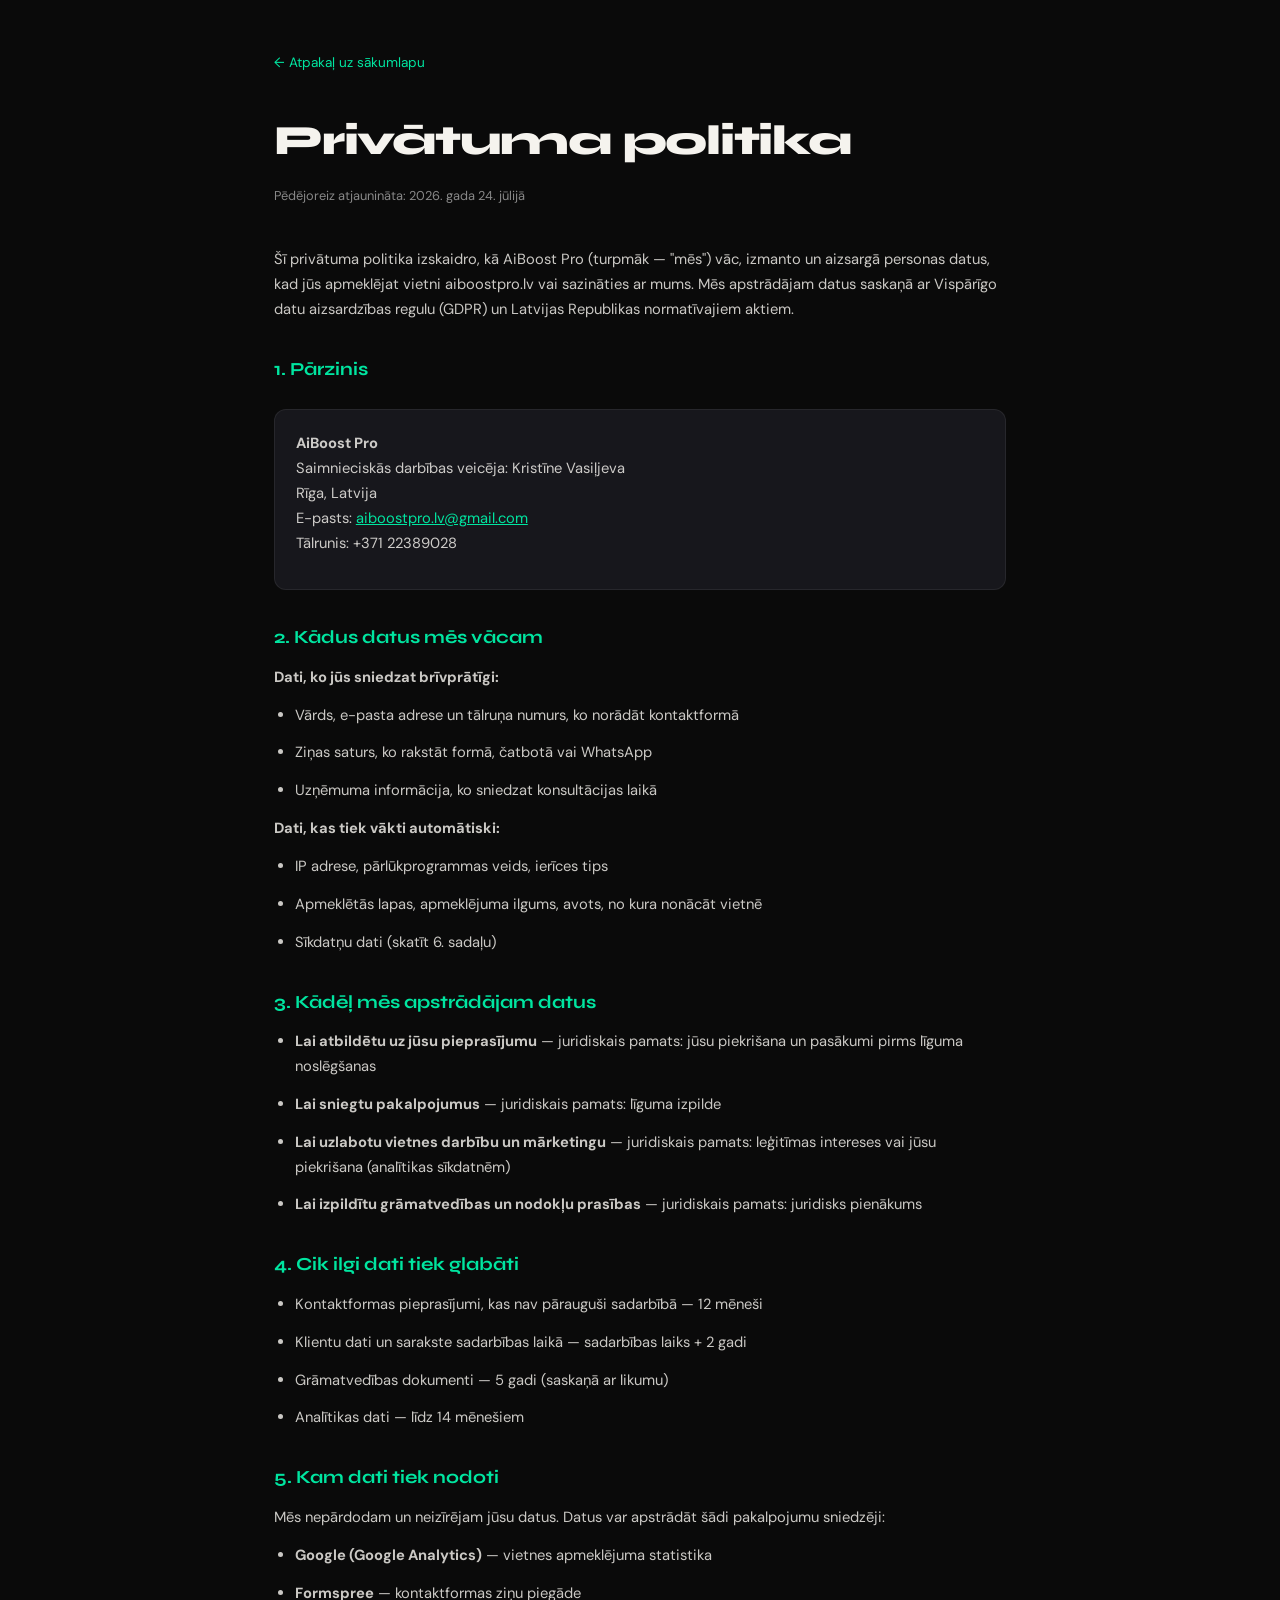
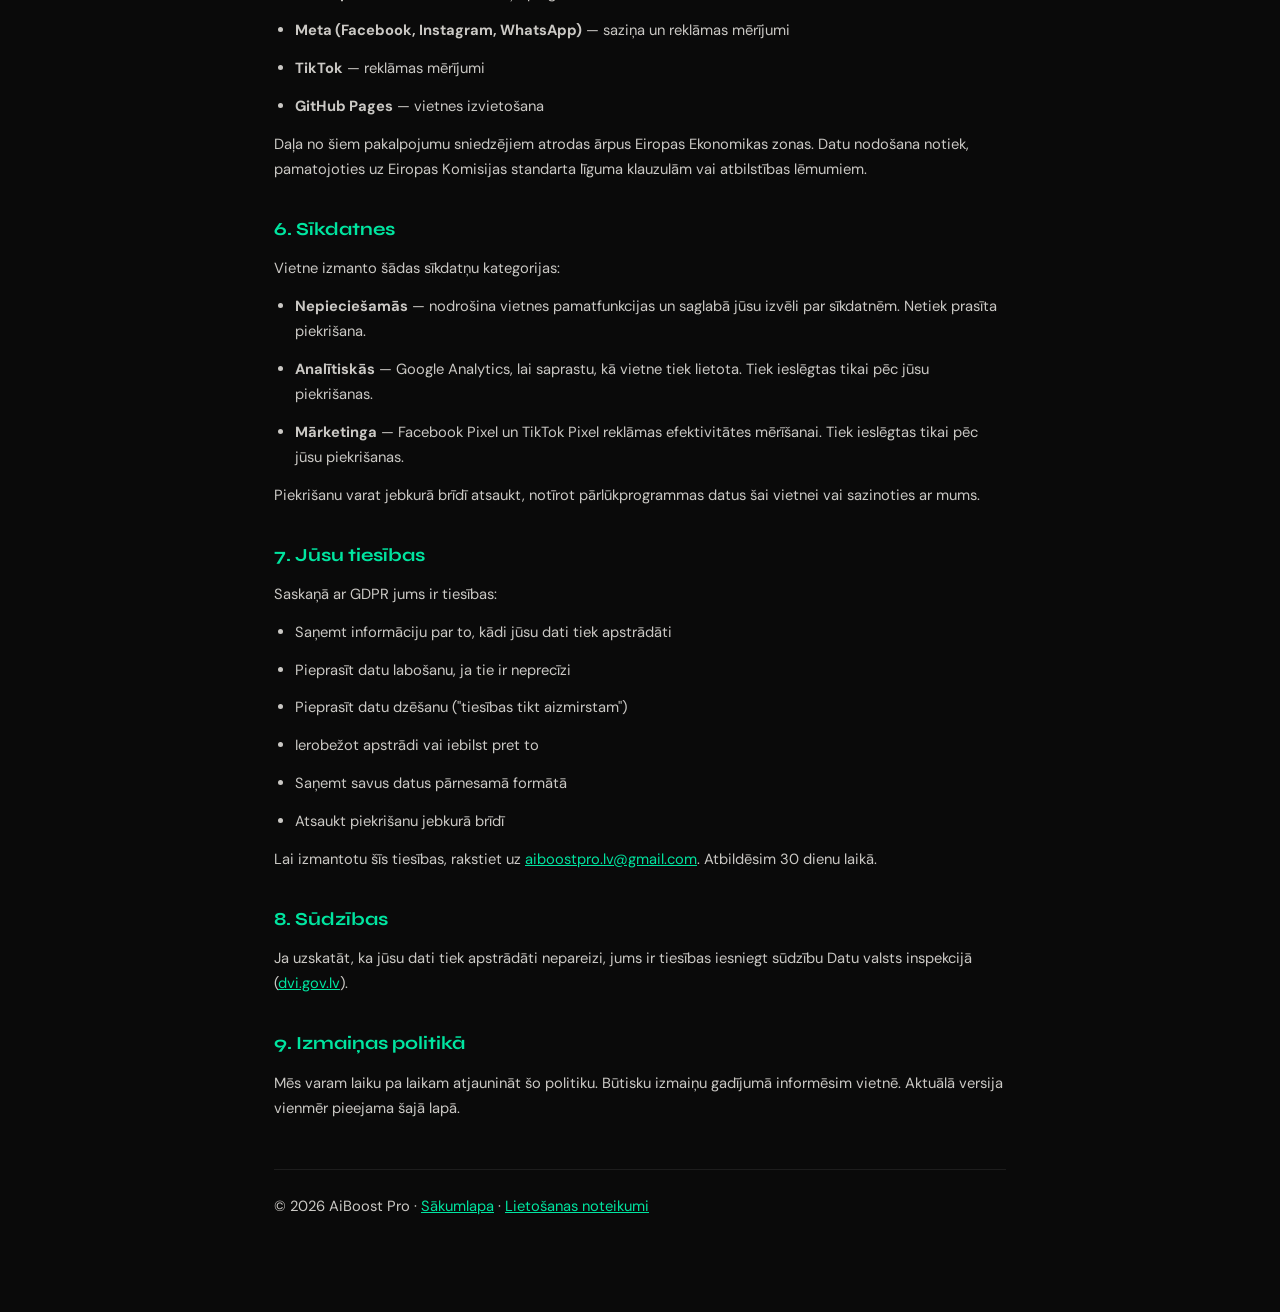
<file: privacy.html>
<!DOCTYPE html>
<html lang="lv">
<head>
<meta charset="UTF-8">
<meta name="viewport" content="width=device-width, initial-scale=1.0">
<title>Privātuma politika | AiBoost Pro</title>
<meta name="description" content="AiBoost Pro privātuma politika — kā mēs apstrādājam personas datus atbilstoši GDPR.">
<meta name="robots" content="noindex,follow">
<link rel="canonical" href="https://aiboostpro.lv/privacy.html">
<link href="https://fonts.googleapis.com/css2?family=Syne:wght@700;800&family=DM+Sans:wght@300;400;500&display=swap" rel="stylesheet">
<style>
*,*::before,*::after{margin:0;padding:0;box-sizing:border-box;}
:root{--black:#0a0a0a;--white:#f5f3ee;--accent:#00e5a0;--gray:#17171c;--muted:#888;}
body{background:var(--black);color:var(--white);font-family:"DM Sans",sans-serif;line-height:1.7;}
.wrap{max-width:780px;margin:0 auto;padding:3rem 1.5rem 5rem;}
a{color:var(--accent);}
.back{display:inline-block;margin-bottom:2rem;font-size:0.85rem;text-decoration:none;}
h1{font-family:"Syne",sans-serif;font-size:clamp(1.8rem,4vw,2.6rem);font-weight:800;letter-spacing:-0.03em;margin-bottom:0.5rem;}
.updated{color:var(--muted);font-size:0.8rem;margin-bottom:2.5rem;}
h2{font-family:"Syne",sans-serif;font-size:1.15rem;font-weight:700;margin:2rem 0 0.7rem;color:var(--accent);}
p,li{color:rgba(245,243,238,0.82);font-size:0.92rem;margin-bottom:0.8rem;}
ul{padding-left:1.3rem;}
.box{background:var(--gray);border:1px solid rgba(255,255,255,0.07);border-radius:12px;padding:1.3rem;margin:1.5rem 0;}
footer{border-top:1px solid rgba(255,255,255,0.08);margin-top:3rem;padding-top:1.5rem;color:var(--muted);font-size:0.78rem;}
</style>
</head>
<body>
<div class="wrap">
<a href="/" class="back">← Atpakaļ uz sākumlapu</a>

<h1>Privātuma politika</h1>
<div class="updated">Pēdējoreiz atjaunināta: 2026. gada 24. jūlijā</div>

<p>Šī privātuma politika izskaidro, kā AiBoost Pro (turpmāk — "mēs") vāc, izmanto un aizsargā personas datus, kad jūs apmeklējat vietni aiboostpro.lv vai sazināties ar mums. Mēs apstrādājam datus saskaņā ar Vispārīgo datu aizsardzības regulu (GDPR) un Latvijas Republikas normatīvajiem aktiem.</p>

<h2>1. Pārzinis</h2>
<div class="box">
<p><strong>AiBoost Pro</strong><br>
Saimnieciskās darbības veicēja: Kristīne Vasiļjeva<br>
Rīga, Latvija<br>
E-pasts: <a href="mailto:aiboostpro.lv@gmail.com">aiboostpro.lv@gmail.com</a><br>
Tālrunis: +371 22389028</p>
</div>

<h2>2. Kādus datus mēs vācam</h2>
<p><strong>Dati, ko jūs sniedzat brīvprātīgi:</strong></p>
<ul>
<li>Vārds, e-pasta adrese un tālruņa numurs, ko norādāt kontaktformā</li>
<li>Ziņas saturs, ko rakstāt formā, čatbotā vai WhatsApp</li>
<li>Uzņēmuma informācija, ko sniedzat konsultācijas laikā</li>
</ul>
<p><strong>Dati, kas tiek vākti automātiski:</strong></p>
<ul>
<li>IP adrese, pārlūkprogrammas veids, ierīces tips</li>
<li>Apmeklētās lapas, apmeklējuma ilgums, avots, no kura nonācāt vietnē</li>
<li>Sīkdatņu dati (skatīt 6. sadaļu)</li>
</ul>

<h2>3. Kādēļ mēs apstrādājam datus</h2>
<ul>
<li><strong>Lai atbildētu uz jūsu pieprasījumu</strong> — juridiskais pamats: jūsu piekrišana un pasākumi pirms līguma noslēgšanas</li>
<li><strong>Lai sniegtu pakalpojumus</strong> — juridiskais pamats: līguma izpilde</li>
<li><strong>Lai uzlabotu vietnes darbību un mārketingu</strong> — juridiskais pamats: leģitīmas intereses vai jūsu piekrišana (analītikas sīkdatnēm)</li>
<li><strong>Lai izpildītu grāmatvedības un nodokļu prasības</strong> — juridiskais pamats: juridisks pienākums</li>
</ul>

<h2>4. Cik ilgi dati tiek glabāti</h2>
<ul>
<li>Kontaktformas pieprasījumi, kas nav pārauguši sadarbībā — 12 mēneši</li>
<li>Klientu dati un sarakste sadarbības laikā — sadarbības laiks + 2 gadi</li>
<li>Grāmatvedības dokumenti — 5 gadi (saskaņā ar likumu)</li>
<li>Analītikas dati — līdz 14 mēnešiem</li>
</ul>

<h2>5. Kam dati tiek nodoti</h2>
<p>Mēs nepārdodam un neizīrējam jūsu datus. Datus var apstrādāt šādi pakalpojumu sniedzēji:</p>
<ul>
<li><strong>Google (Google Analytics)</strong> — vietnes apmeklējuma statistika</li>
<li><strong>Formspree</strong> — kontaktformas ziņu piegāde</li>
<li><strong>Meta (Facebook, Instagram, WhatsApp)</strong> — saziņa un reklāmas mērījumi</li>
<li><strong>TikTok</strong> — reklāmas mērījumi</li>
<li><strong>GitHub Pages</strong> — vietnes izvietošana</li>
</ul>
<p>Daļa no šiem pakalpojumu sniedzējiem atrodas ārpus Eiropas Ekonomikas zonas. Datu nodošana notiek, pamatojoties uz Eiropas Komisijas standarta līguma klauzulām vai atbilstības lēmumiem.</p>

<h2>6. Sīkdatnes</h2>
<p>Vietne izmanto šādas sīkdatņu kategorijas:</p>
<ul>
<li><strong>Nepieciešamās</strong> — nodrošina vietnes pamatfunkcijas un saglabā jūsu izvēli par sīkdatnēm. Netiek prasīta piekrišana.</li>
<li><strong>Analītiskās</strong> — Google Analytics, lai saprastu, kā vietne tiek lietota. Tiek ieslēgtas tikai pēc jūsu piekrišanas.</li>
<li><strong>Mārketinga</strong> — Facebook Pixel un TikTok Pixel reklāmas efektivitātes mērīšanai. Tiek ieslēgtas tikai pēc jūsu piekrišanas.</li>
</ul>
<p>Piekrišanu varat jebkurā brīdī atsaukt, notīrot pārlūkprogrammas datus šai vietnei vai sazinoties ar mums.</p>

<h2>7. Jūsu tiesības</h2>
<p>Saskaņā ar GDPR jums ir tiesības:</p>
<ul>
<li>Saņemt informāciju par to, kādi jūsu dati tiek apstrādāti</li>
<li>Pieprasīt datu labošanu, ja tie ir neprecīzi</li>
<li>Pieprasīt datu dzēšanu ("tiesības tikt aizmirstam")</li>
<li>Ierobežot apstrādi vai iebilst pret to</li>
<li>Saņemt savus datus pārnesamā formātā</li>
<li>Atsaukt piekrišanu jebkurā brīdī</li>
</ul>
<p>Lai izmantotu šīs tiesības, rakstiet uz <a href="mailto:aiboostpro.lv@gmail.com">aiboostpro.lv@gmail.com</a>. Atbildēsim 30 dienu laikā.</p>

<h2>8. Sūdzības</h2>
<p>Ja uzskatāt, ka jūsu dati tiek apstrādāti nepareizi, jums ir tiesības iesniegt sūdzību Datu valsts inspekcijā (<a href="https://www.dvi.gov.lv" target="_blank" rel="noopener">dvi.gov.lv</a>).</p>

<h2>9. Izmaiņas politikā</h2>
<p>Mēs varam laiku pa laikam atjaunināt šo politiku. Būtisku izmaiņu gadījumā informēsim vietnē. Aktuālā versija vienmēr pieejama šajā lapā.</p>

<footer>
<p>© 2026 AiBoost Pro · <a href="/">Sākumlapa</a> · <a href="/terms.html">Lietošanas noteikumi</a></p>
</footer>
</div>
</body>
</html>
</file>
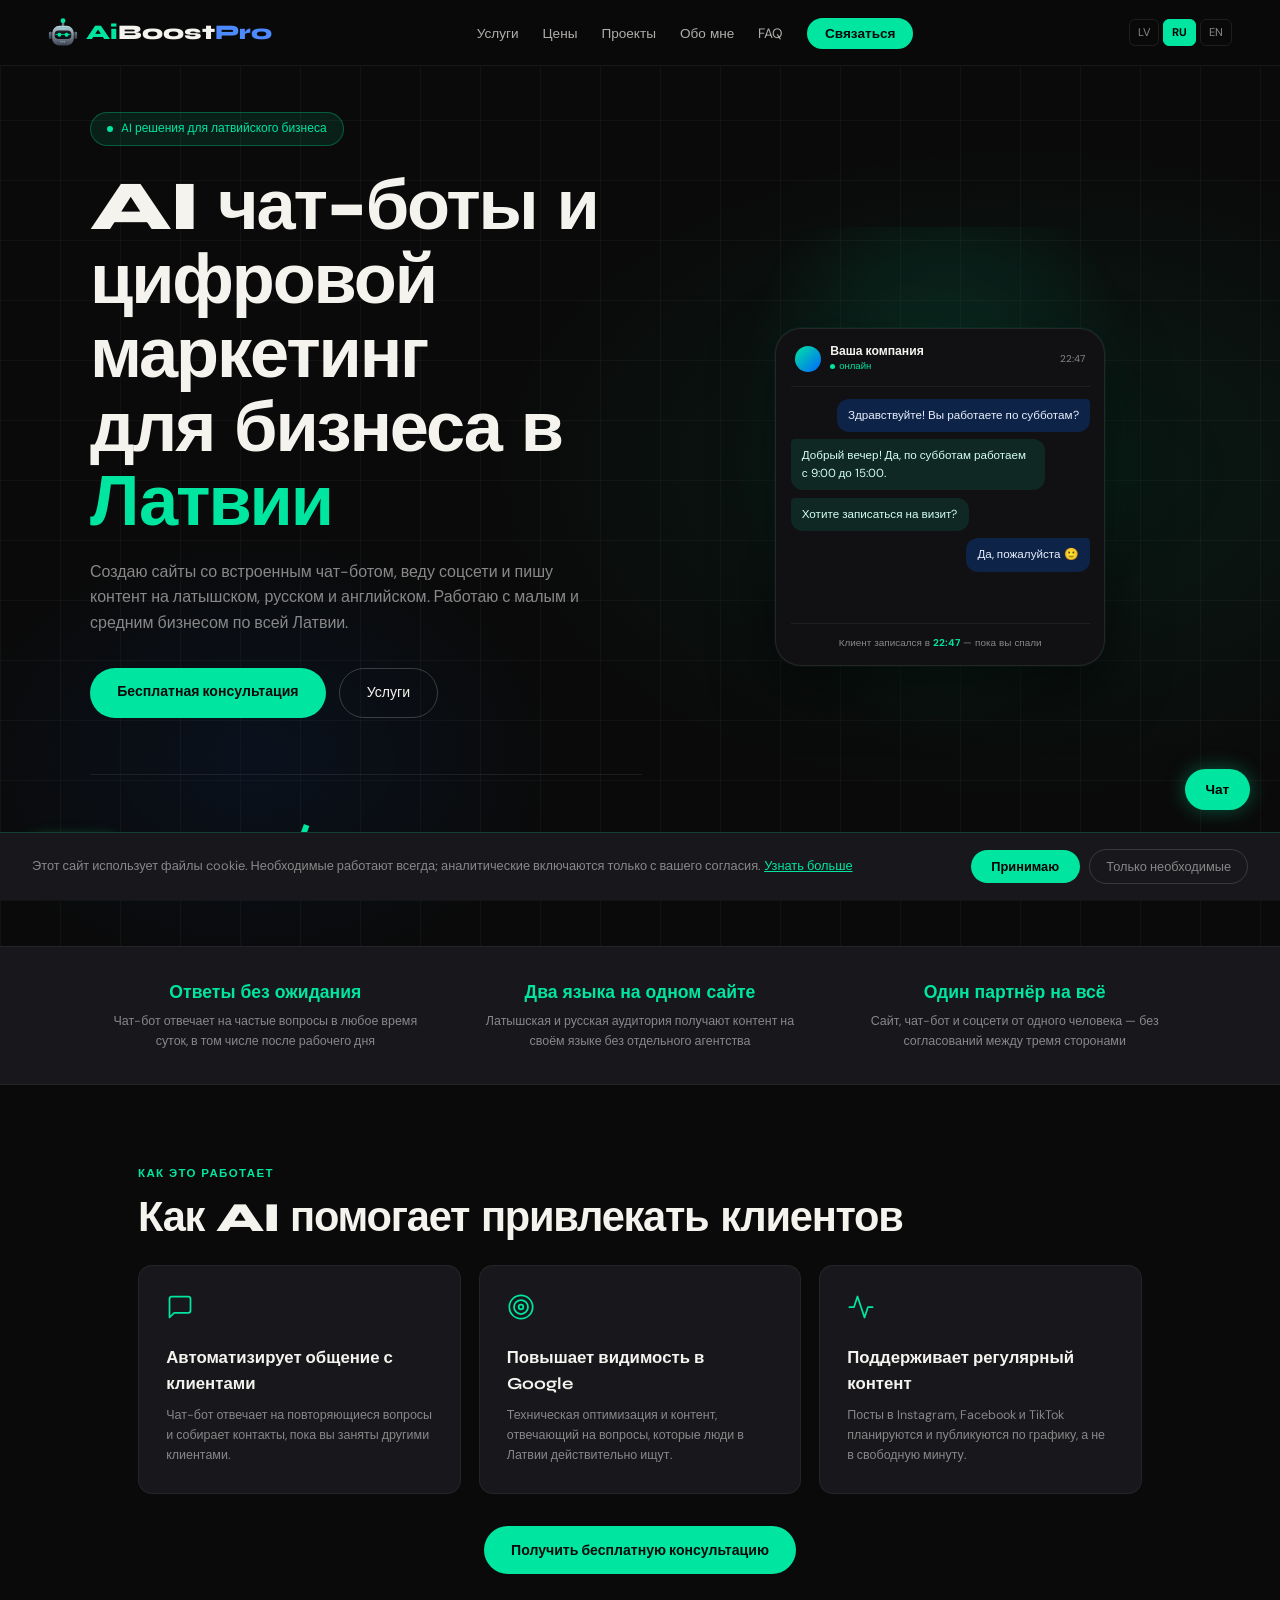
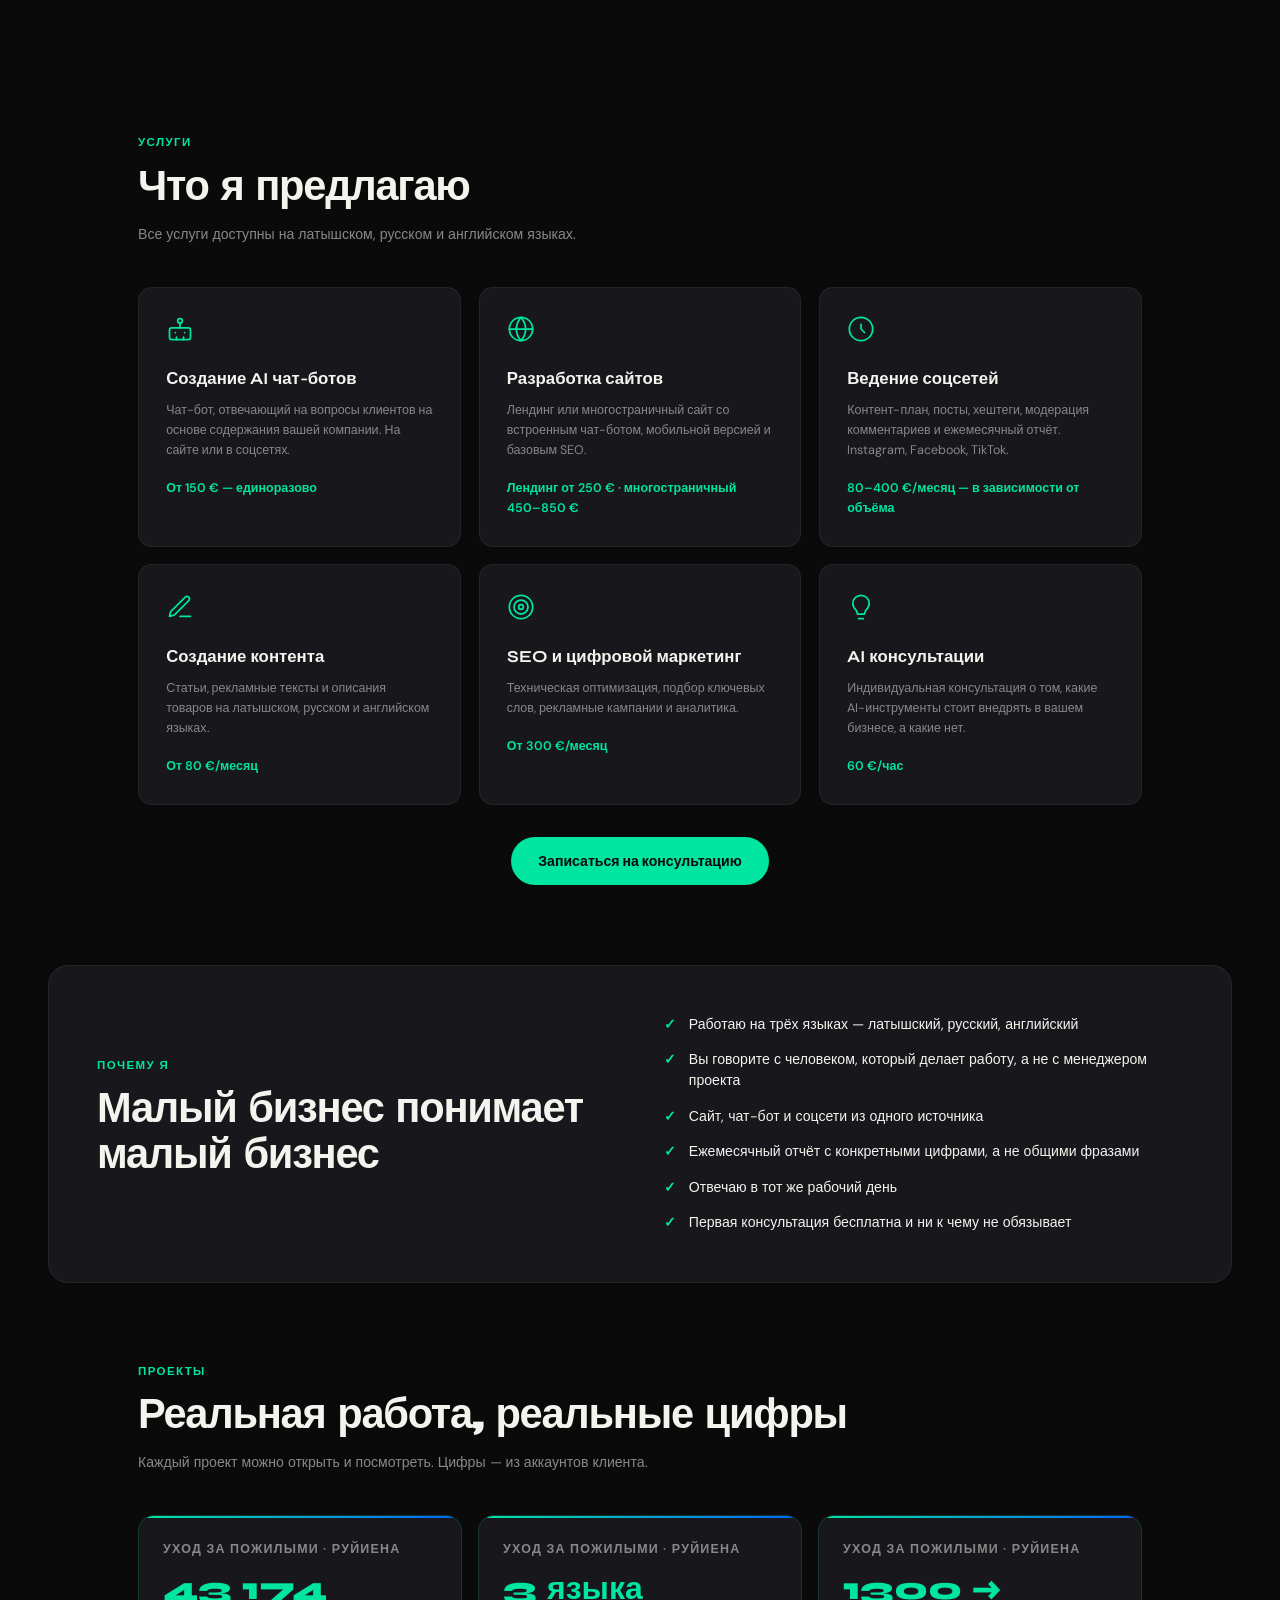
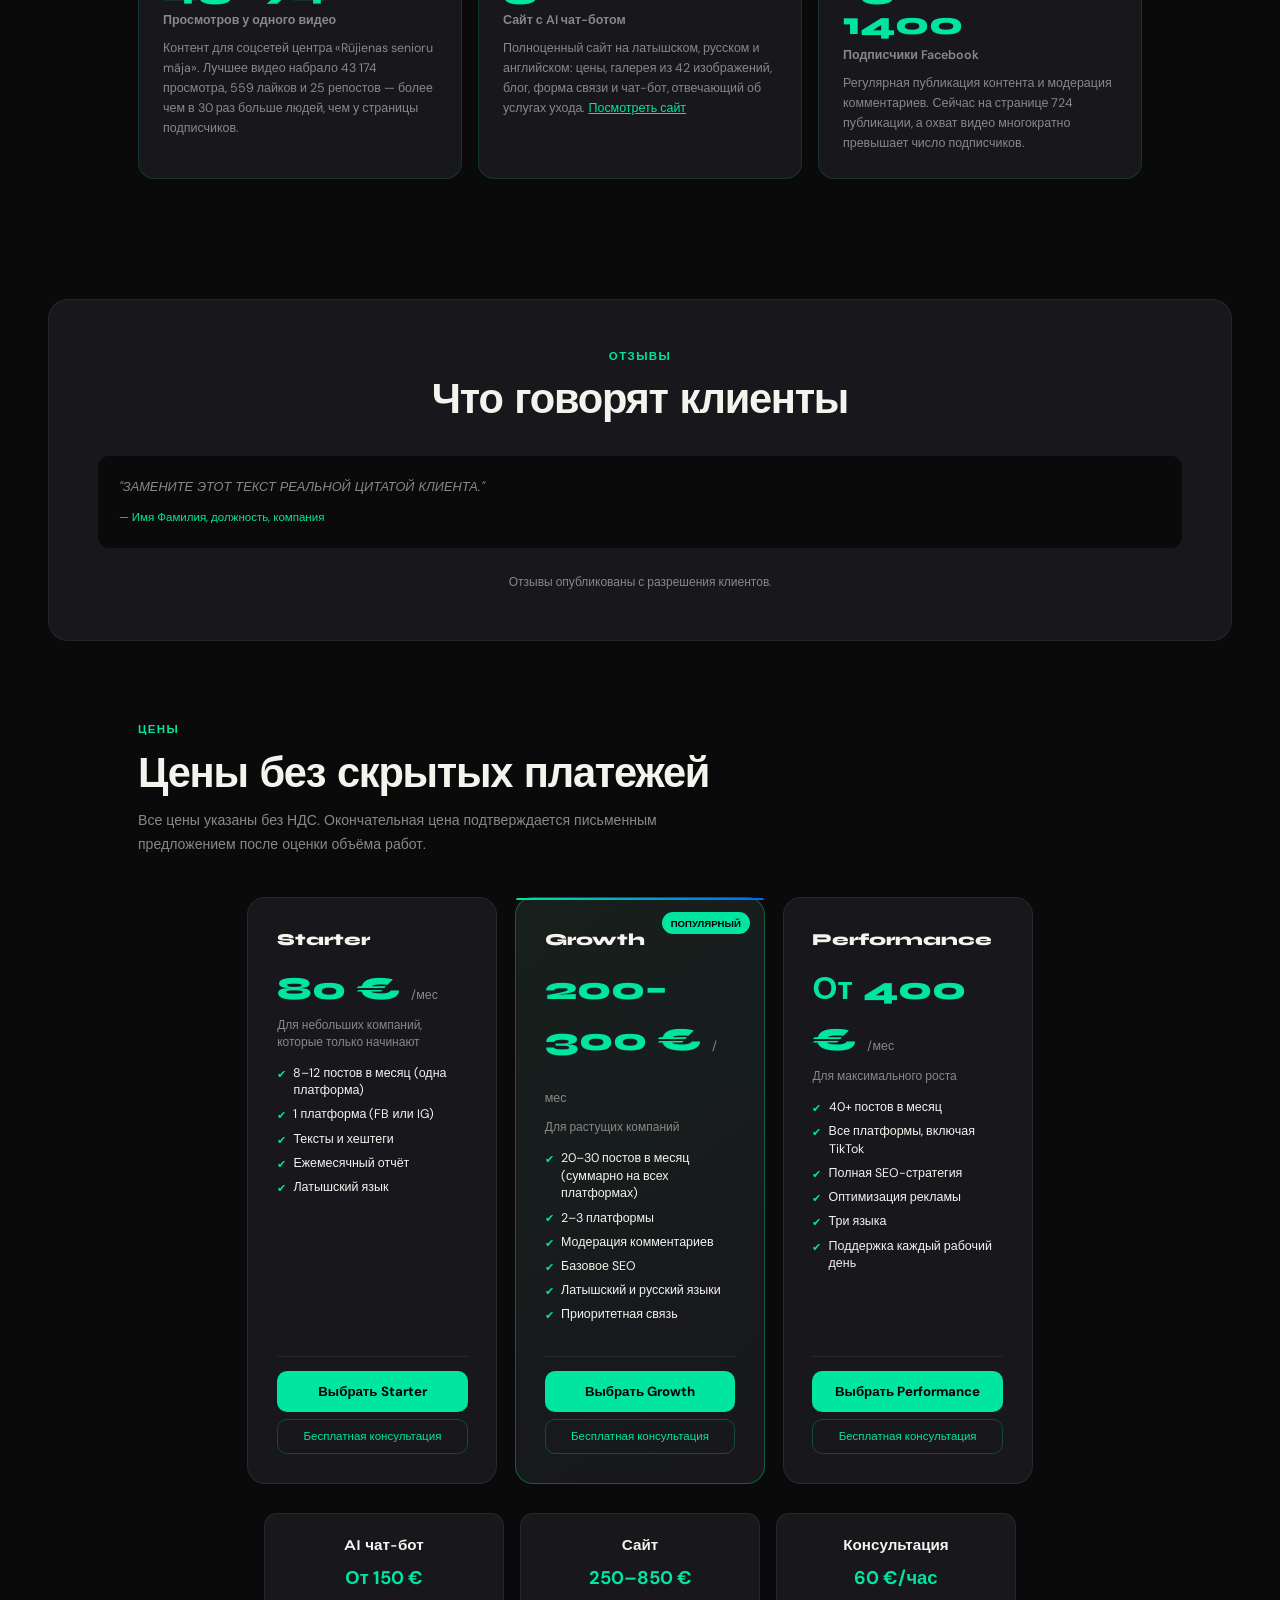
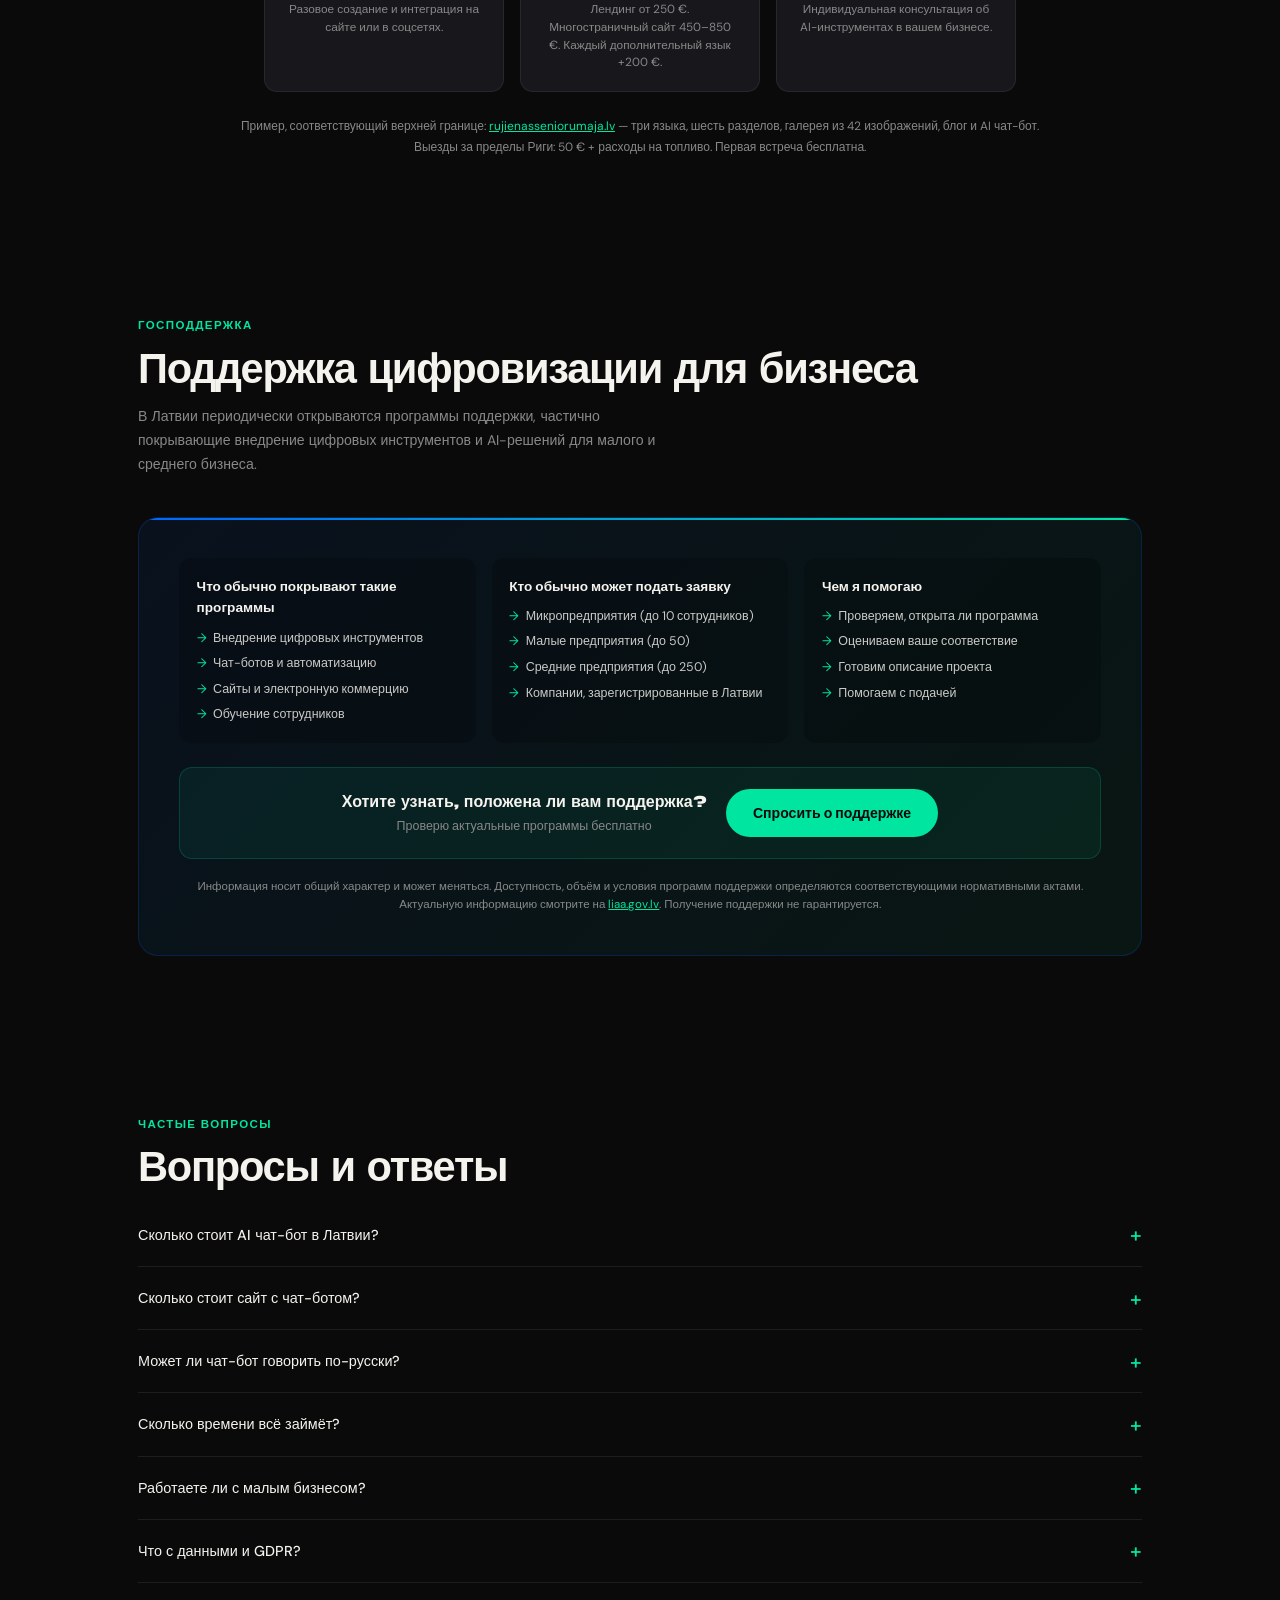
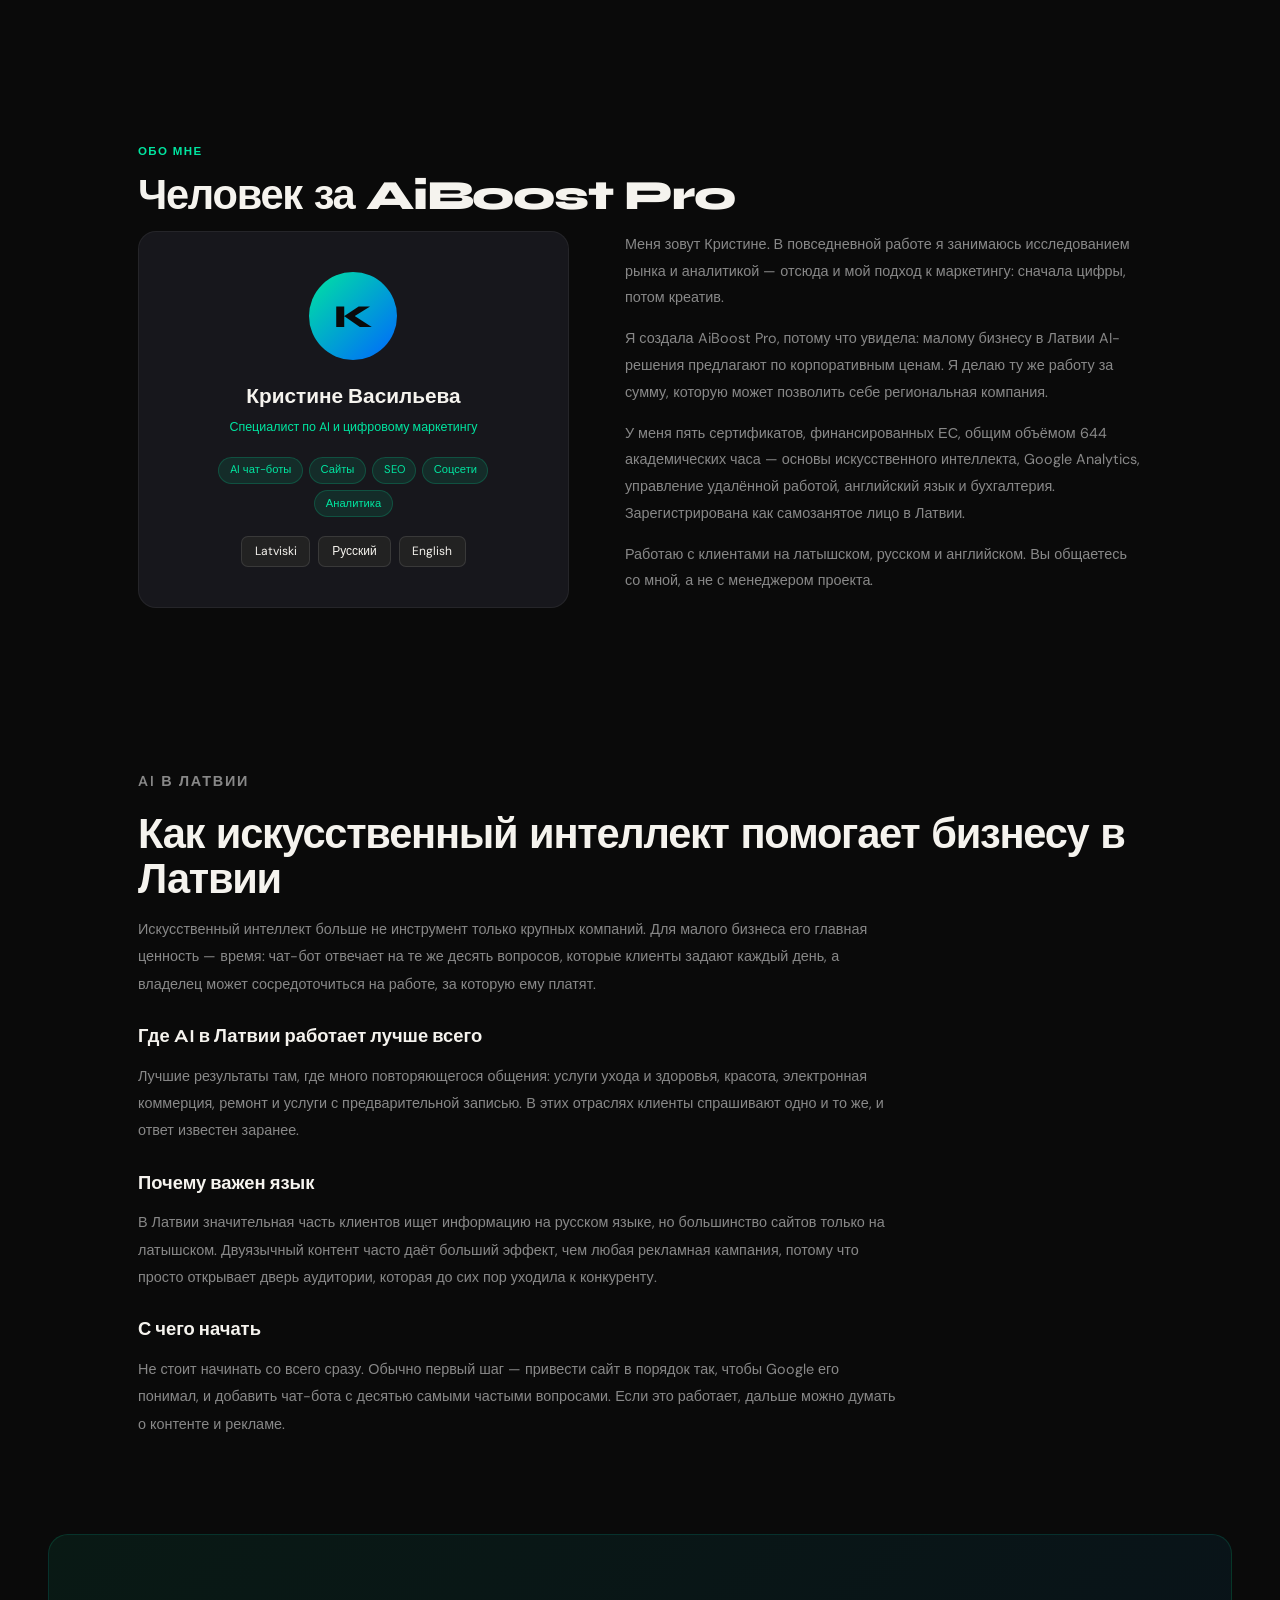
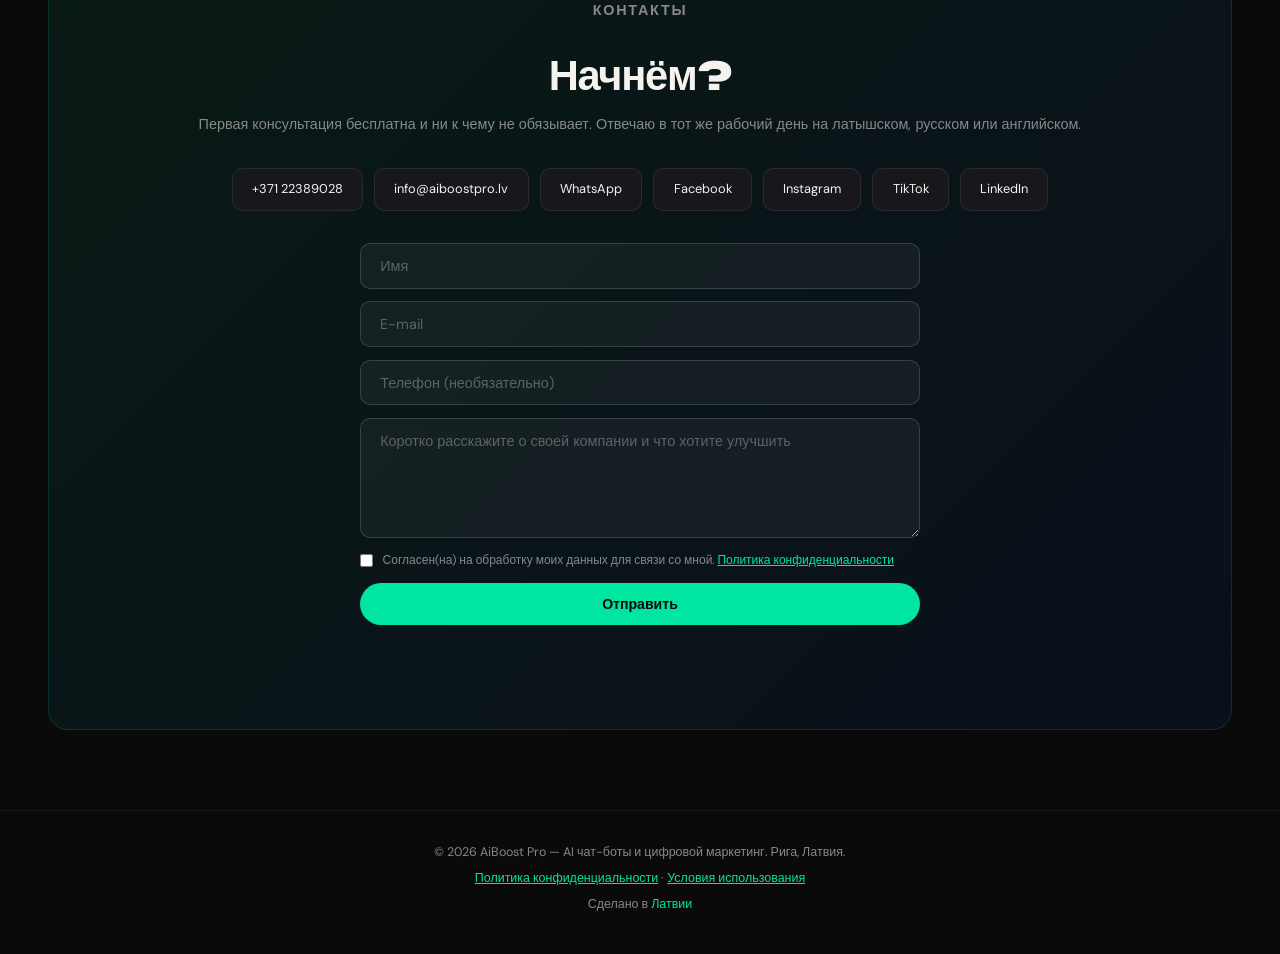
<file: ru-index.html>
<!DOCTYPE html>
<html lang="ru">
<head>
<meta charset="UTF-8">
<meta name="viewport" content="width=device-width, initial-scale=1.0">
<meta name="google-site-verification" content="dG8pB2XT4XHh5N6QUkGv60sk6DNqHIGQ9BqFExKNHuM">

<title>AI чат-боты и цифровой маркетинг в Латвии | AiBoost Pro</title>
<meta name="description" content="AI чат-боты на латышском, русском и английском от 150 €. Сайты, соцсети и SEO для малого бизнеса в Латвии. Первая консультация бесплатно.">
<meta name="author" content="AiBoost Pro">
<meta name="robots" content="index,follow">
<link rel="canonical" href="https://aiboostpro.lv/ru/">
<link rel="alternate" hreflang="lv" href="https://aiboostpro.lv/">
<link rel="alternate" hreflang="ru" href="https://aiboostpro.lv/ru/">
<link rel="alternate" hreflang="en" href="https://aiboostpro.lv/en/">
<link rel="alternate" hreflang="x-default" href="https://aiboostpro.lv/">
<link rel="sitemap" type="application/xml" href="/sitemap.xml">
<link rel="icon" href="/favicon.ico" sizes="any">
<link rel="apple-touch-icon" href="/logo.png">
<meta name="theme-color" content="#0a0a0a">

<meta name="geo.region" content="LV">
<meta name="geo.placename" content="Rīga">
<meta name="geo.position" content="56.9496;24.1052">
<meta name="ICBM" content="56.9496, 24.1052">

<meta property="og:type" content="website">
<meta property="og:site_name" content="AiBoost Pro">
<meta property="og:locale" content="ru_RU">
<meta property="og:title" content="AI чат-боты и цифровой маркетинг в Латвии | AiBoost Pro">
<meta property="og:description" content="AI чат-боты на латышском, русском и английском. Сайты, соцсети и SEO для малого бизнеса в Латвии.">
<meta property="og:url" content="https://aiboostpro.lv/ru/">
<meta property="og:image" content="https://aiboostpro.lv/og-image.jpg">
<meta property="og:image:width" content="1200">
<meta property="og:image:height" content="630">
<meta name="twitter:card" content="summary_large_image">
<meta name="twitter:title" content="AI чат-боты и цифровой маркетинг в Латвии | AiBoost Pro">
<meta name="twitter:description" content="AI чат-боты на латышском, русском и английском для малого бизнеса в Латвии.">
<meta name="twitter:image" content="https://aiboostpro.lv/og-image.jpg">

<script type="application/ld+json">
{
  "@context": "https://schema.org",
  "@graph": [
    {
      "@type": "ProfessionalService",
      "@id": "https://aiboostpro.lv/#organization",
      "name": "AiBoost Pro",
      "alternateName": ["AiBoost Pro Latvija", "AiBoost Pro — AI aģentūra Latvijā"],
      "disambiguatingDescription": "AiBoost Pro — латвийское агентство искусственного интеллекта и цифрового маркетинга. Не связано с брендом камер видеонаблюдения AIBOOSTPRO.",
      "description": "AiBoost Pro — латвийское агентство искусственного интеллекта и цифрового маркетинга. Разрабатывает AI чат-ботов на латышском, русском и английском языках, создаёт сайты со встроенным чат-ботом, ведёт соцсети и оказывает SEO-услуги малому и среднему бизнесу.",
      "url": "https://aiboostpro.lv/",
      "logo": "https://aiboostpro.lv/logo.png",
      "image": "https://aiboostpro.lv/og-image.jpg",
      "telephone": "+37122389028",
      "email": "info@aiboostpro.lv",
      "priceRange": "€60–€900",
      "openingHours": "Mo-Fr 09:00-18:00",
      "founder": {
        "@type": "Person",
        "name": "Kristīne Vasiļjeva",
        "jobTitle": "Специалист по AI и цифровому маркетингу",
        "knowsLanguage": ["lv", "ru", "en"]
      },
      "address": {
        "@type": "PostalAddress",
        "addressLocality": "Rīga",
        "addressCountry": "LV"
      },
      "geo": {
        "@type": "GeoCoordinates",
        "latitude": "56.9496",
        "longitude": "24.1052"
      },
      "areaServed": { "@type": "Country", "name": "Latvija" },
      "availableLanguage": ["lv", "ru", "en"],
      "knowsAbout": [
        "Разработка AI чат-ботов",
        "Разработка сайтов",
        "Ведение социальных сетей",
        "SEO оптимизация",
        "Создание контента на латышском и русском"
      ],
      "sameAs": [
        "https://www.facebook.com/share/1AeCYCRLKz/",
        "https://www.instagram.com/aiboostpro.lv",
        "https://www.tiktok.com/@aiboostpro.lv",
        "https://www.linkedin.com/company/aiboostpro"
      ],
      "hasOfferCatalog": {
        "@type": "OfferCatalog",
        "name": "AiBoost Pro pakalpojumi",
        "itemListElement": [
          {
            "@type": "Offer",
            "itemOffered": {
              "@type": "Service",
              "name": "Создание AI чат-ботов",
              "description": "Чат-бот с искусственным интеллектом для сайта или соцсетей, отвечающий клиентам 24/7 на латышском, русском или английском языке."
            },
            "priceSpecification": {
              "@type": "PriceSpecification",
              "minPrice": "150",
              "priceCurrency": "EUR"
            }
          },
          {
            "@type": "Offer",
            "itemOffered": {
              "@type": "Service",
              "name": "Разработка сайта с AI чат-ботом",
              "description": "Лендинг или многостраничный сайт со встроенным чат-ботом, мобильной версией и SEO. Возможны версии на латышском, русском и английском."
            },
            "priceSpecification": {
              "@type": "PriceSpecification",
              "minPrice": "250",
              "maxPrice": "850",
              "priceCurrency": "EUR"
            }
          },
          {
            "@type": "Offer",
            "itemOffered": {
              "@type": "Service",
              "name": "Ведение социальных сетей",
              "description": "Планирование, создание и публикация контента в Instagram, Facebook и TikTok, модерация комментариев и ежемесячный отчёт."
            },
            "priceSpecification": {
              "@type": "PriceSpecification",
              "minPrice": "80",
              "maxPrice": "300",
              "priceCurrency": "EUR",
              "unitText": "MONTH"
            }
          },
          {
            "@type": "Offer",
            "itemOffered": {
              "@type": "Service",
              "name": "SEO и цифровой маркетинг",
              "description": "Поисковая оптимизация, подбор ключевых слов, рекламные кампании и аналитика."
            },
            "priceSpecification": {
              "@type": "PriceSpecification",
              "minPrice": "300",
              "priceCurrency": "EUR",
              "unitText": "MONTH"
            }
          },
          {
            "@type": "Offer",
            "itemOffered": {
              "@type": "Service",
              "name": "Создание контента с помощью AI",
              "description": "Статьи, рекламные тексты и описания товаров на латышском, русском и английском языках."
            },
            "priceSpecification": {
              "@type": "PriceSpecification",
              "minPrice": "80",
              "priceCurrency": "EUR",
              "unitText": "MONTH"
            }
          }
        ]
      }
    },
    {
      "@type": "WebSite",
      "@id": "https://aiboostpro.lv/#website",
      "url": "https://aiboostpro.lv/",
      "name": "AiBoost Pro",
      "inLanguage": "ru-RU",
      "publisher": { "@id": "https://aiboostpro.lv/#organization" }
    },
    {
      "@type": "FAQPage",
      "@id": "https://aiboostpro.lv/ru/#faq",
      "mainEntity": [
        {
          "@type": "Question",
          "name": "Сколько стоит AI чат-бот в Латвии?",
          "acceptedAnswer": {
            "@type": "Answer",
            "text": "Создание AI чат-бота начинается от 150 EUR единоразово. Цена зависит от количества языков, интеграций и сложности сценариев. Первая консультация бесплатна."
          }
        },
        {
          "@type": "Question",
          "name": "Сколько стоит сайт с чат-ботом?",
          "acceptedAnswer": {
            "@type": "Answer",
            "text": "Одностраничный лендинг с чат-ботом — от 250 EUR. Многостраничный сайт с галереей, блогом и формой обратной связи — 450–850 EUR. Каждый дополнительный язык +200 EUR."
          }
        },
        {
          "@type": "Question",
          "name": "Может ли чат-бот говорить по-русски?",
          "acceptedAnswer": {
            "@type": "Answer",
            "text": "Да. Чат-боты свободно понимают и отвечают на латышском, русском и английском языках. Они обучаются на содержании сайта и документах компании, поэтому ответы точные и конкретные."
          }
        },
        {
          "@type": "Question",
          "name": "Сколько времени занимает создание сайта с чат-ботом?",
          "acceptedAnswer": {
            "@type": "Answer",
            "text": "Лендинг с чат-ботом обычно готов за 3–7 рабочих дней. Многостраничный сайт на нескольких языках занимает 2–4 недели в зависимости от объёма контента."
          }
        },
        {
          "@type": "Question",
          "name": "Работаете ли вы с малым бизнесом?",
          "acceptedAnswer": {
            "@type": "Answer",
            "text": "Да, малый и средний бизнес — основная аудитория. Пакеты по ведению соцсетей начинаются от 80 EUR в месяц."
          }
        },
        {
          "@type": "Question",
          "name": "Что такое AiBoost Pro?",
          "acceptedAnswer": {
            "@type": "Answer",
            "text": "AiBoost Pro — латвийское агентство искусственного интеллекта и цифрового маркетинга, сайт которого aiboostpro.lv. Компания разрабатывает AI чат-ботов, сайты, ведёт соцсети и оказывает SEO-услуги на латышском, русском и английском языках."
          }
        }
      ]
    }
  ]
}
</script>

<link rel="preconnect" href="https://fonts.googleapis.com">
<link rel="preconnect" href="https://fonts.gstatic.com" crossorigin>
<link href="https://fonts.googleapis.com/css2?family=Syne:wght@700;800&family=DM+Sans:wght@300;400;500&display=swap" rel="stylesheet">

<style>
*,*::before,*::after{margin:0;padding:0;box-sizing:border-box;}
:root{--black:#0a0a0a;--white:#f5f3ee;--accent:#00e5a0;--accent2:#0066ff;--gray:#17171c;--gray2:#222;--muted:#888;}
html{scroll-behavior:smooth;}
body{background:var(--black);color:var(--white);font-family:"DM Sans",sans-serif;line-height:1.6;overflow-x:hidden;}
a{color:var(--accent);}
img{max-width:100%;height:auto;}

.skip-link{position:absolute;top:-100px;left:0;background:var(--accent);color:#000;padding:8px 16px;font-weight:700;z-index:99999;transition:top 0.2s;}
.skip-link:focus{top:0;}
:focus-visible{outline:2px solid var(--accent);outline-offset:3px;}

nav{position:fixed;top:0;left:0;right:0;z-index:200;display:flex;justify-content:space-between;align-items:center;padding:1rem 3rem;background:rgba(10,10,10,0.96);backdrop-filter:blur(12px);border-bottom:1px solid rgba(255,255,255,0.06);}
.logo{font-family:"Syne",sans-serif;font-weight:800;font-size:1.3rem;color:var(--white);text-decoration:none;display:flex;align-items:center;gap:0.5rem;}
.logo .ai{color:var(--accent);}
.logo .pro{color:#4d8aff;}
.logo-bot{width:30px;height:30px;flex-shrink:0;animation:botFloat 4s ease-in-out infinite;}
@keyframes botFloat{0%,100%{transform:translateY(0);}50%{transform:translateY(-2.5px);}}
.bot-orb{animation:orbPulse 2.2s ease-in-out infinite;transform-origin:center;}
@keyframes orbPulse{0%,100%{opacity:1;}50%{opacity:0.35;}}
.bot-eye{animation:botBlink 5s infinite;transform-origin:center;}
@keyframes botBlink{0%,92%,100%{transform:scaleY(1);}95%{transform:scaleY(0.12);}}
.bot-scan{animation:botScan 3.5s ease-in-out infinite;}
@keyframes botScan{0%,100%{opacity:0;}45%{opacity:0.55;}55%{opacity:0.55;}}
.nav-links{display:flex;gap:1.5rem;list-style:none;align-items:center;}
.nav-links a{color:var(--white);text-decoration:none;font-size:0.85rem;opacity:0.7;transition:opacity 0.2s;}
.nav-links a:hover{opacity:1;}
.nav-cta{background:var(--accent)!important;color:var(--black)!important;opacity:1!important;padding:0.45rem 1.1rem;border-radius:100px;font-weight:600!important;}
.lang-switch{display:flex;gap:0.25rem;margin-left:0.7rem;}
.lang-switch a{font-size:0.7rem;padding:0.22rem 0.5rem;border-radius:6px;border:1px solid rgba(255,255,255,0.15);color:var(--white);text-decoration:none;opacity:0.55;transition:all 0.2s;}
.lang-switch a:hover{opacity:1;}
.lang-switch a.active{background:var(--accent);color:#000;border-color:var(--accent);opacity:1;font-weight:700;}
.nav-right{display:flex;align-items:center;}
.hamburger{display:none;flex-direction:column;gap:5px;cursor:pointer;background:none;border:none;padding:5px;z-index:201;}
.hamburger span{display:block;width:22px;height:2px;background:var(--white);border-radius:2px;transition:all 0.3s ease;}
.hamburger.active span:nth-child(1){transform:rotate(45deg) translate(5px,5px);}
.hamburger.active span:nth-child(2){opacity:0;}
.hamburger.active span:nth-child(3){transform:rotate(-45deg) translate(5px,-5px);}
.mobile-menu{display:none;position:fixed;top:61px;left:0;right:0;background:rgba(10,10,10,0.98);z-index:199;border-bottom:1px solid rgba(255,255,255,0.08);padding:0.5rem 0;}
.mobile-menu.open{display:block;}
.mobile-menu a{display:block;color:var(--white);text-decoration:none;padding:0.9rem 2rem;font-size:1rem;border-bottom:1px solid rgba(255,255,255,0.05);}
.mobile-menu a:last-child{color:var(--accent);font-weight:600;border:none;}

.hero{min-height:100vh;display:flex;align-items:center;padding:7rem 3rem 4rem;position:relative;overflow:hidden;}
.hero-bg{position:absolute;inset:0;background:radial-gradient(ellipse 60% 50% at 80% 50%,rgba(0,229,160,0.08),transparent 70%),radial-gradient(ellipse 40% 40% at 20% 80%,rgba(0,102,255,0.08),transparent 60%);pointer-events:none;}
.hero-grid{position:absolute;inset:0;background-image:linear-gradient(rgba(255,255,255,0.03) 1px,transparent 1px),linear-gradient(90deg,rgba(255,255,255,0.03) 1px,transparent 1px);background-size:60px 60px;pointer-events:none;}
.hero-content{position:relative;max-width:1100px;margin:0 auto;width:100%;display:grid;grid-template-columns:1.05fr 0.95fr;gap:3rem;align-items:center;}
.hero-left{min-width:0;}

/* --- Animēts čata demo --- */
.hero-demo{position:relative;justify-self:center;width:100%;max-width:330px;animation:fadeUp 0.7s 0.35s ease both;}
.demo-phone{background:#111114;border:1px solid rgba(255,255,255,0.09);border-radius:26px;padding:0.9rem;box-shadow:0 20px 60px rgba(0,0,0,0.55),0 0 0 1px rgba(0,229,160,0.06);}
.demo-glow{position:absolute;inset:-30% -20%;background:radial-gradient(ellipse at 50% 40%,rgba(0,229,160,0.16),transparent 65%);pointer-events:none;z-index:-1;}
.demo-bar{display:flex;align-items:center;gap:0.55rem;padding:0 0.3rem 0.75rem;border-bottom:1px solid rgba(255,255,255,0.06);margin-bottom:0.75rem;}
.demo-dot{width:26px;height:26px;border-radius:50%;background:linear-gradient(135deg,var(--accent),var(--accent2));flex-shrink:0;}
.demo-name{font-family:"Syne",sans-serif;font-size:0.76rem;font-weight:700;line-height:1.2;}
.demo-live{font-size:0.6rem;color:var(--accent);display:flex;align-items:center;gap:0.25rem;}
.demo-live::before{content:"";width:5px;height:5px;border-radius:50%;background:var(--accent);animation:pulse 2s infinite;}
.demo-time{margin-left:auto;font-size:0.62rem;color:var(--muted);}
.demo-feed{display:flex;flex-direction:column;gap:0.45rem;min-height:212px;}
.demo-msg{font-size:0.73rem;line-height:1.5;padding:0.5rem 0.7rem;max-width:85%;opacity:0;transform:translateY(8px);animation:msgIn 0.45s ease forwards;}
.demo-msg.u{align-self:flex-end;background:rgba(0,102,255,0.22);border-radius:12px 4px 12px 12px;color:#e8f0ff;}
.demo-msg.b{align-self:flex-start;background:rgba(0,229,160,0.11);border-radius:4px 12px 12px 12px;color:#d3fff0;}
.demo-msg:nth-child(1){animation-delay:1.0s;}
.demo-msg:nth-child(2){animation-delay:2.4s;}
.demo-msg:nth-child(3){animation-delay:4.6s;}
.demo-msg:nth-child(4){animation-delay:6.0s;}
@keyframes msgIn{to{opacity:1;transform:translateY(0);}}
.demo-typing{align-self:flex-start;display:flex;gap:3px;padding:0.6rem 0.75rem;background:rgba(0,229,160,0.11);border-radius:4px 12px 12px 12px;opacity:0;animation:typeShow 2.2s 2.4s ease forwards;}
@keyframes typeShow{0%{opacity:0;}12%{opacity:1;}88%{opacity:1;}100%{opacity:0;height:0;padding:0;margin-top:-0.45rem;}}
.demo-typing i{width:5px;height:5px;border-radius:50%;background:var(--accent);display:block;animation:bounce 1.2s infinite;}
.demo-typing i:nth-child(2){animation-delay:0.15s;}
.demo-typing i:nth-child(3){animation-delay:0.3s;}
@keyframes bounce{0%,60%,100%{transform:translateY(0);opacity:0.4;}30%{transform:translateY(-4px);opacity:1;}}
.demo-foot{margin-top:0.75rem;padding-top:0.7rem;border-top:1px solid rgba(255,255,255,0.06);font-size:0.62rem;color:var(--muted);text-align:center;opacity:0;animation:msgIn 0.5s 7.2s ease forwards;}
.demo-foot b{color:var(--accent);font-weight:700;}
.hero-tag{display:inline-flex;align-items:center;gap:0.5rem;background:rgba(0,229,160,0.1);border:1px solid rgba(0,229,160,0.3);color:var(--accent);font-size:0.75rem;padding:0.4rem 1rem;border-radius:100px;margin-bottom:1.5rem;}
.hero-tag::before{content:"";width:6px;height:6px;background:var(--accent);border-radius:50%;animation:pulse 2s infinite;}
@keyframes pulse{0%,100%{opacity:1;}50%{opacity:0.3;}}
@keyframes fadeUp{from{opacity:0;transform:translateY(20px);}to{opacity:1;transform:translateY(0);}}
.hero h1{font-family:"Syne",sans-serif;font-size:clamp(2.2rem,5.5vw,5rem);font-weight:800;line-height:1.05;letter-spacing:-0.03em;margin-bottom:1.2rem;animation:fadeUp 0.7s ease both;}
.hero h1 em{font-style:normal;color:var(--accent);}
.hero-sub{font-size:1rem;color:var(--muted);max-width:520px;margin-bottom:2rem;animation:fadeUp 0.7s 0.1s ease both;}
.hero-actions{display:flex;gap:0.8rem;flex-wrap:wrap;animation:fadeUp 0.7s 0.2s ease both;}
.btn-primary{background:var(--accent);color:var(--black);padding:0.8rem 1.7rem;border-radius:100px;font-weight:600;font-size:0.88rem;text-decoration:none;transition:transform 0.2s,box-shadow 0.2s;display:inline-block;}
.btn-primary:hover{transform:translateY(-2px);box-shadow:0 0 25px rgba(0,229,160,0.35);}
.btn-secondary{border:1px solid rgba(255,255,255,0.2);color:var(--white);padding:0.8rem 1.7rem;border-radius:100px;font-size:0.88rem;text-decoration:none;display:inline-block;transition:border-color 0.2s;}
.btn-secondary:hover{border-color:rgba(255,255,255,0.5);}
.hero-stats{display:flex;gap:2.5rem;margin-top:3.5rem;padding-top:2.5rem;border-top:1px solid rgba(255,255,255,0.08);animation:fadeUp 0.7s 0.3s ease both;flex-wrap:wrap;}
.stat-num{font-family:"Syne",sans-serif;font-size:1.9rem;font-weight:800;color:var(--accent);}
.stat-label{font-size:0.75rem;color:var(--muted);}

.strip{background:var(--gray);border-top:1px solid rgba(255,255,255,0.05);border-bottom:1px solid rgba(255,255,255,0.05);padding:1.5rem 3rem;}
.strip-inner{max-width:1100px;margin:0 auto;display:flex;flex-wrap:wrap;gap:1.5rem;justify-content:center;text-align:center;}
.strip-item{flex:1;min-width:200px;padding:0.5rem;}
.strip-item h3{font-family:"Syne",sans-serif;font-size:1.1rem;font-weight:800;color:var(--accent);margin-bottom:0.3rem;}
.strip-item p{font-size:0.78rem;color:var(--muted);}

.section-wrap{padding:5rem 3rem;max-width:1100px;margin:0 auto;}
.section-tag{font-size:0.72rem;font-weight:600;color:var(--accent);letter-spacing:0.12em;text-transform:uppercase;margin-bottom:0.7rem;}
.section-wrap h2,.why-section h2,.testimonials-section h2,.contact-section h2{font-family:"Syne",sans-serif;font-size:clamp(1.7rem,3.5vw,2.6rem);font-weight:800;letter-spacing:-0.03em;line-height:1.1;margin-bottom:0.8rem;}
.section-desc{color:var(--muted);font-size:0.88rem;max-width:520px;margin-bottom:2.5rem;line-height:1.7;}
.prose p{color:var(--muted);font-size:0.9rem;line-height:1.9;margin-bottom:1rem;max-width:760px;}
.prose h3{font-family:"Syne",sans-serif;font-size:1.15rem;font-weight:700;margin:1.5rem 0 0.7rem;}

.services-grid{display:grid;grid-template-columns:repeat(auto-fit,minmax(250px,1fr));gap:1.1rem;}
.service-card{background:var(--gray);border:1px solid rgba(255,255,255,0.06);border-radius:14px;padding:1.7rem;transition:transform 0.3s,border-color 0.3s;position:relative;overflow:hidden;}
.service-card::before{content:"";position:absolute;top:0;left:0;right:0;height:2px;background:linear-gradient(90deg,var(--accent),var(--accent2));opacity:0;transition:opacity 0.3s;}
.service-card:hover{transform:translateY(-4px);border-color:rgba(0,229,160,0.2);}
.service-card:hover::before{opacity:1;}
.service-icon{margin-bottom:1rem;display:block;color:var(--accent);}
.service-card h3{font-family:"Syne",sans-serif;font-size:1.05rem;font-weight:700;margin-bottom:0.5rem;}
.service-card p{color:var(--muted);font-size:0.78rem;line-height:1.6;}
.service-price{margin-top:1.1rem;font-size:0.78rem;color:var(--accent);font-weight:600;}

.why-section{background:var(--gray);border-radius:20px;padding:3rem;margin:0 3rem;display:grid;grid-template-columns:1fr 1fr;gap:3rem;align-items:center;border:1px solid rgba(255,255,255,0.06);}
.why-list{list-style:none;display:flex;flex-direction:column;gap:0.9rem;}
.why-list li{display:flex;gap:0.8rem;font-size:0.88rem;line-height:1.5;}
.why-list li::before{content:"✓";color:var(--accent);font-weight:700;flex-shrink:0;}

.case-grid{display:grid;grid-template-columns:repeat(auto-fit,minmax(280px,1fr));gap:1rem;margin-top:1.5rem;}
.case-card{background:var(--gray);border:1px solid rgba(0,229,160,0.15);border-radius:16px;padding:1.5rem;position:relative;overflow:hidden;}
.case-card::before{content:"";position:absolute;top:0;left:0;right:0;height:2px;background:linear-gradient(90deg,var(--accent),var(--accent2));}
.case-label{font-size:0.7rem;color:var(--accent);font-weight:600;letter-spacing:0.1em;text-transform:uppercase;margin-bottom:0.7rem;}
.case-num{font-family:"Syne",sans-serif;font-size:2rem;font-weight:800;color:var(--accent);line-height:1.1;}
.case-title{font-weight:600;margin:0.3rem 0 0.5rem;font-size:0.92rem;}
.case-card p{font-size:0.78rem;color:var(--muted);line-height:1.6;}

.testimonials-section{background:var(--gray);border-radius:20px;padding:3rem;margin:2.5rem 3rem 0;border:1px solid rgba(255,255,255,0.06);text-align:center;}
.testimonials-grid{display:grid;grid-template-columns:repeat(auto-fit,minmax(220px,1fr));gap:1.1rem;margin-top:2rem;}
.testimonial-card{background:var(--black);border:1px solid rgba(255,255,255,0.06);border-radius:12px;padding:1.3rem;text-align:left;}
.testimonial-card p{color:var(--muted);font-size:0.8rem;line-height:1.6;font-style:italic;}
.testimonial-card span{display:block;color:var(--accent);font-size:0.72rem;margin-top:0.7rem;font-style:normal;}

.pricing-grid{display:flex;flex-wrap:wrap;justify-content:center;gap:1.1rem;margin-top:1.5rem;}
.pc{background:var(--gray);border:1px solid rgba(255,255,255,0.07);border-radius:18px;padding:1.8rem;width:250px;position:relative;transition:transform 0.3s,border-color 0.3s;display:flex;flex-direction:column;}
.pc::before{content:"";position:absolute;top:0;left:0;right:0;height:2px;background:linear-gradient(90deg,var(--accent),var(--accent2));opacity:0;transition:opacity 0.3s;border-radius:18px 18px 0 0;}
.pc:hover{transform:translateY(-5px);border-color:rgba(0,229,160,0.22);}
.pc:hover::before,.pc.pop::before{opacity:1;}
.pc.pop{border-color:rgba(0,229,160,0.32);background:linear-gradient(145deg,#17201c,#17171c);}
.pop-badge{position:absolute;top:0.9rem;right:0.9rem;background:var(--accent);color:#000;font-size:0.6rem;font-weight:800;padding:0.2rem 0.55rem;border-radius:100px;text-transform:uppercase;}
.pc-name{font-family:"Syne",sans-serif;font-size:1.05rem;font-weight:800;margin-bottom:0.2rem;}
.pc-price{font-family:"Syne",sans-serif;font-size:2rem;font-weight:800;color:var(--accent);margin:0.4rem 0 0.15rem;}
.pc-price span{font-size:0.78rem;color:var(--muted);font-family:"DM Sans",sans-serif;font-weight:400;}
.pc-desc{color:var(--muted);font-size:0.75rem;margin-bottom:0.9rem;line-height:1.4;}
.pc-features{list-style:none;display:flex;flex-direction:column;gap:0.42rem;margin-bottom:auto;padding-bottom:1.1rem;font-size:0.78rem;}
.pc-features li{display:flex;gap:0.45rem;line-height:1.4;}
.pc-features li::before{content:"✔";color:var(--accent);font-size:0.68rem;flex-shrink:0;margin-top:0.12rem;}
.pc-divider{border:none;border-top:1px solid rgba(255,255,255,0.07);margin:0.9rem 0;}
.pc-btn{width:100%;padding:0.75rem;border-radius:10px;border:none;font-family:"DM Sans",sans-serif;font-size:0.83rem;font-weight:700;cursor:pointer;transition:all 0.2s;margin-bottom:0.45rem;background:var(--accent);color:#000;}
.pc-btn:hover{box-shadow:0 0 20px rgba(0,229,160,0.38);}
.pc-consult{width:100%;padding:0.45rem;border-radius:10px;border:1px solid rgba(0,229,160,0.25);background:transparent;color:var(--accent);font-size:0.72rem;cursor:pointer;font-family:"DM Sans",sans-serif;text-decoration:none;display:block;text-align:center;}
.pc-consult:hover{background:rgba(0,229,160,0.07);}
.extras-grid{display:flex;flex-wrap:wrap;gap:1rem;justify-content:center;margin-top:1.8rem;}
.extra-card{background:var(--gray);border:1px solid rgba(255,255,255,0.07);border-radius:13px;padding:1.2rem 1.4rem;width:240px;text-align:center;}
.extra-card h4{font-family:"Syne",sans-serif;font-size:0.95rem;font-weight:700;margin-bottom:0.25rem;}
.extra-card .ep{color:var(--accent);font-weight:700;font-size:1.15rem;margin:0.4rem 0 0.5rem;}
.extra-card p{color:var(--muted);font-size:0.74rem;line-height:1.5;}
.price-note{text-align:center;color:var(--muted);font-size:0.75rem;margin-top:1.5rem;line-height:1.7;}

.liaa-box{background:linear-gradient(135deg,rgba(0,102,255,0.08),rgba(0,229,160,0.06));border:1px solid rgba(0,102,255,0.2);border-radius:20px;padding:2.5rem;position:relative;overflow:hidden;}
.liaa-box::before{content:"";position:absolute;top:0;left:0;right:0;height:2px;background:linear-gradient(90deg,#0066ff,#00e5a0);}
.liaa-grid{display:grid;grid-template-columns:repeat(auto-fit,minmax(200px,1fr));gap:1rem;margin-bottom:1.5rem;}
.liaa-card{background:rgba(0,0,0,0.22);border-radius:12px;padding:1.1rem;}
.liaa-card h4{font-weight:700;font-size:0.85rem;margin-bottom:0.6rem;}
.liaa-card ul{list-style:none;display:flex;flex-direction:column;gap:0.35rem;}
.liaa-card li{font-size:0.78rem;color:rgba(245,243,238,0.82);display:flex;gap:0.4rem;}
.liaa-card li::before{content:"→";color:var(--accent);flex-shrink:0;}
.liaa-cta{background:rgba(0,229,160,0.07);border:1px solid rgba(0,229,160,0.18);border-radius:13px;padding:1.3rem;text-align:center;display:flex;flex-wrap:wrap;align-items:center;justify-content:center;gap:1.2rem;}
.liaa-cta-title{font-family:"Syne",sans-serif;font-weight:800;font-size:1rem;margin-bottom:0.15rem;}
.liaa-cta-sub{color:var(--muted);font-size:0.78rem;}
.disclaimer{font-size:0.72rem;color:var(--muted);text-align:center;margin-top:1.2rem;line-height:1.6;}

.faq-item{border-bottom:1px solid rgba(255,255,255,0.08);}
.faq-question{display:flex;justify-content:space-between;align-items:center;padding:1.1rem 0;cursor:pointer;font-size:0.9rem;font-weight:500;transition:color 0.2s;user-select:none;width:100%;background:none;border:none;color:var(--white);text-align:left;font-family:"DM Sans",sans-serif;}
.faq-question:hover{color:var(--accent);}
.faq-icon{color:var(--accent);font-size:1.3rem;transition:transform 0.3s;flex-shrink:0;margin-left:1rem;}
.faq-item.open .faq-icon{transform:rotate(45deg);}
.faq-answer{max-height:0;overflow:hidden;transition:max-height 0.4s ease;color:var(--muted);font-size:0.88rem;line-height:1.7;}
.faq-item.open .faq-answer{max-height:400px;padding-bottom:1.1rem;}

.about-grid{display:grid;grid-template-columns:1fr 1.2fr;gap:3.5rem;align-items:center;}
.about-visual{background:var(--gray);border-radius:18px;padding:2.5rem;border:1px solid rgba(255,255,255,0.06);text-align:center;}
.avatar-circle{width:88px;height:88px;background:linear-gradient(135deg,var(--accent),var(--accent2));border-radius:50%;margin:0 auto 1.2rem;display:flex;align-items:center;justify-content:center;font-family:"Syne",sans-serif;font-size:2rem;font-weight:800;color:var(--black);}
.about-name{font-family:"Syne",sans-serif;font-size:1.3rem;font-weight:700;margin-bottom:0.3rem;}
.about-role{color:var(--accent);font-size:0.78rem;margin-bottom:1.2rem;}
.skills-tags{display:flex;flex-wrap:wrap;gap:0.4rem;justify-content:center;}
.skill-tag{background:rgba(0,229,160,0.1);border:1px solid rgba(0,229,160,0.2);color:var(--accent);font-size:0.7rem;padding:0.22rem 0.65rem;border-radius:100px;}
.lang-badges{display:flex;gap:0.5rem;margin-top:1.2rem;flex-wrap:wrap;justify-content:center;}
.lang-badge{background:var(--gray2);border:1px solid rgba(255,255,255,0.1);padding:0.3rem 0.8rem;border-radius:7px;font-size:0.75rem;}
.about-text p{color:var(--muted);line-height:1.85;margin-bottom:0.9rem;font-size:0.9rem;}

.contact-section{background:linear-gradient(135deg,rgba(0,229,160,0.07),rgba(0,102,255,0.07));border:1px solid rgba(0,229,160,0.15);border-radius:20px;padding:4rem 3rem;margin:0 3rem 5rem;text-align:center;}
.contact-section > p{color:var(--muted);font-size:0.9rem;margin-bottom:2rem;}
.contact-links{display:flex;gap:0.7rem;justify-content:center;flex-wrap:wrap;}
.contact-item{display:flex;align-items:center;gap:0.45rem;background:var(--gray);border:1px solid rgba(255,255,255,0.08);padding:0.65rem 1.2rem;border-radius:10px;font-size:0.8rem;color:var(--white);text-decoration:none;transition:border-color 0.2s,transform 0.2s;}
.contact-item:hover{border-color:var(--accent);transform:translateY(-2px);}
.contact-form{max-width:560px;margin:2rem auto 0;display:flex;flex-direction:column;gap:0.8rem;text-align:left;}
.contact-form input,.contact-form textarea{padding:0.8rem 1.2rem;border-radius:10px;border:1px solid rgba(255,255,255,0.15);background:rgba(255,255,255,0.05);color:#fff;font-size:0.9rem;font-family:"DM Sans",sans-serif;outline:none;transition:border-color 0.2s;width:100%;}
.contact-form input:focus,.contact-form textarea:focus{border-color:var(--accent);}
.contact-form textarea{min-height:120px;resize:vertical;}
.contact-form input::placeholder,.contact-form textarea::placeholder{color:rgba(255,255,255,0.3);}
.form-consent{display:flex;gap:0.6rem;align-items:flex-start;font-size:0.75rem;color:var(--muted);}
.form-consent input{width:auto;flex-shrink:0;margin-top:0.2rem;}
.form-status{font-size:0.82rem;margin-top:0.5rem;min-height:1.2rem;}

footer{text-align:center;padding:2rem 3rem;color:var(--muted);font-size:0.78rem;border-top:1px solid rgba(255,255,255,0.06);}
footer p{margin-bottom:0.4rem;}
footer span{color:var(--accent);}

.fade-up{opacity:0;transform:translateY(25px);transition:opacity 0.6s ease,transform 0.6s ease;}
.fade-up.visible{opacity:1;transform:translateY(0);}

#wa-btn{position:fixed;bottom:20px;left:20px;background:#25D366;color:#fff;padding:12px 18px;border-radius:30px;font-weight:600;text-decoration:none;z-index:9990;font-size:0.85rem;display:flex;align-items:center;gap:0.5rem;box-shadow:0 4px 15px rgba(37,211,102,0.4);transition:transform 0.2s;}
#wa-btn:hover{transform:translateY(-3px);}
.back-to-top{position:fixed;bottom:150px;right:30px;background:rgba(255,255,255,0.1);color:#fff;border:1px solid rgba(255,255,255,0.2);width:40px;height:40px;border-radius:50%;font-size:1.1rem;cursor:pointer;opacity:0;transition:opacity 0.3s,transform 0.2s;pointer-events:none;z-index:998;}
.back-to-top.visible{opacity:1;pointer-events:auto;}
.back-to-top:hover{transform:translateY(-3px);background:var(--accent);color:#000;border-color:var(--accent);}

#chat-btn{position:fixed;bottom:90px;right:30px;background:var(--accent);color:#000;padding:0.75rem 1.3rem;border-radius:50px;cursor:pointer;z-index:9991;font-weight:700;font-size:0.85rem;box-shadow:0 0 20px rgba(0,229,160,0.35);display:flex;align-items:center;gap:0.5rem;border:none;font-family:"DM Sans",sans-serif;transition:transform 0.2s;}
#chat-btn:hover{transform:translateY(-3px);}
#chat-window{position:fixed;bottom:150px;right:30px;width:340px;max-width:calc(100vw - 24px);height:480px;max-height:calc(100vh - 180px);background:#141414;border-radius:20px;display:none;flex-direction:column;overflow:hidden;box-shadow:0 8px 40px rgba(0,0,0,0.6);z-index:9992;border:1px solid rgba(0,229,160,0.2);}
#chat-window.open{display:flex;}
#chat-header{background:linear-gradient(90deg,#00c87a,#00e5a0);color:#000;padding:0.9rem 1rem;display:flex;justify-content:space-between;align-items:center;font-family:"Syne",sans-serif;font-weight:700;font-size:0.9rem;}
.chat-status{font-size:0.68rem;font-weight:400;opacity:0.8;}
#chat-close{cursor:pointer;font-size:1.3rem;background:none;border:none;color:#000;opacity:0.7;line-height:1;}
#chat-lang{display:flex;gap:0.4rem;padding:0.5rem 0.8rem;background:rgba(255,255,255,0.03);border-bottom:1px solid rgba(255,255,255,0.07);}
.lang-btn{flex:1;padding:0.28rem;border-radius:7px;border:1px solid rgba(255,255,255,0.12);background:transparent;color:var(--white);font-size:0.72rem;cursor:pointer;transition:all 0.2s;font-family:"DM Sans",sans-serif;}
.lang-btn.active{background:var(--accent);color:#000;border-color:var(--accent);font-weight:700;}
#chat-msgs{flex:1;padding:0.8rem;overflow-y:auto;display:flex;flex-direction:column;gap:8px;}
#chat-msgs::-webkit-scrollbar{width:3px;}
#chat-msgs::-webkit-scrollbar-thumb{background:rgba(255,255,255,0.1);border-radius:2px;}
.msg{padding:9px 13px;border-radius:14px;max-width:88%;font-size:0.82rem;line-height:1.55;white-space:pre-wrap;}
.msg.bot{background:rgba(0,229,160,0.1);color:#d4fff4;align-self:flex-start;border-radius:4px 14px 14px 14px;}
.msg.user{background:rgba(0,102,255,0.2);color:#fff;align-self:flex-end;border-radius:14px 4px 14px 14px;}
#chat-quick{display:flex;flex-wrap:wrap;gap:4px;padding:0.4rem 0.8rem;border-top:1px solid rgba(255,255,255,0.07);}
.quick-btn{padding:0.28rem 0.6rem;border-radius:9px;background:rgba(0,229,160,0.1);border:1px solid rgba(0,229,160,0.22);color:var(--accent);font-size:0.7rem;cursor:pointer;transition:background 0.2s;font-family:"DM Sans",sans-serif;}
.quick-btn:hover{background:rgba(0,229,160,0.22);}
#chat-input-area{display:flex;border-top:1px solid rgba(255,255,255,0.08);}
#chat-input{flex:1;padding:0.7rem 1rem;border:none;background:transparent;color:#fff;outline:none;font-size:0.85rem;font-family:"DM Sans",sans-serif;}
#chat-input::placeholder{color:rgba(255,255,255,0.3);}
#chat-send{background:var(--accent);border:none;color:#000;padding:0 1rem;cursor:pointer;font-weight:700;font-size:1rem;}

#cookie-banner{position:fixed;bottom:0;left:0;right:0;background:#17171c;border-top:1px solid rgba(0,229,160,0.2);padding:1rem 2rem;display:none;flex-wrap:wrap;align-items:center;justify-content:space-between;gap:1rem;z-index:99999;font-size:0.8rem;color:var(--muted);}
#cookie-banner.show{display:flex;}
#cookie-accept{background:var(--accent);color:#000;border:none;padding:0.5rem 1.3rem;border-radius:100px;font-weight:700;cursor:pointer;font-size:0.8rem;font-family:"DM Sans",sans-serif;}
#cookie-decline{background:transparent;color:var(--muted);border:1px solid rgba(255,255,255,0.15);padding:0.5rem 1rem;border-radius:100px;cursor:pointer;font-size:0.8rem;font-family:"DM Sans",sans-serif;margin-left:0.4rem;}

@media(max-width:768px){
nav{padding:0.85rem 1.2rem;}
.nav-links{display:none;}
.hamburger{display:flex;}
.hero{padding:5.5rem 1.2rem 3rem;}
.hero-content{grid-template-columns:1fr;gap:2.5rem;}
.hero-demo{max-width:300px;}
.hero-stats{margin-top:0;padding-top:2rem;gap:1.5rem;}
.strip{padding:1.5rem 1.2rem;}
.section-wrap{padding:3.5rem 1.2rem;}
.why-section,.testimonials-section,.contact-section{margin-left:1.2rem;margin-right:1.2rem;padding-left:1.5rem;padding-right:1.5rem;}
.why-section{grid-template-columns:1fr;padding:2rem 1.5rem;gap:2rem;}
.about-grid{grid-template-columns:1fr;gap:2rem;}
.contact-section{margin-bottom:4rem;padding:2.5rem 1.5rem;}
.liaa-box{padding:1.5rem;}
footer{padding:1.5rem 1.2rem;}
#chat-window{right:8px;left:8px;width:auto;bottom:150px;}
#chat-btn{right:16px;bottom:80px;}
#wa-btn{left:16px;bottom:16px;}
.back-to-top{bottom:145px;right:16px;}
}

@media(prefers-reduced-motion:reduce){
*{animation:none!important;transition:none!important;}
html{scroll-behavior:auto;}
.fade-up{opacity:1;transform:none;}
.demo-msg,.demo-foot{opacity:1;transform:none;}
.demo-typing{display:none;}
.logo-bot,.bot-orb,.bot-eye,.bot-scan{animation:none!important;}
}
</style>
</head>
<body>
<a href="#main-content" class="skip-link">Перейти к содержанию</a>

<nav>
<a href="#main-content" class="logo" aria-label="AiBoost Pro">
<svg class="logo-bot" viewBox="0 0 100 100" fill="none" xmlns="http://www.w3.org/2000/svg" aria-hidden="true">
<defs>
<linearGradient id="botHead" x1="0" y1="0" x2="0" y2="1">
<stop offset="0" stop-color="#c4cedc"/><stop offset="1" stop-color="#3a4250"/>
</linearGradient>
<linearGradient id="botEar" x1="0" y1="0" x2="0" y2="1">
<stop offset="0" stop-color="#6c788a"/><stop offset="1" stop-color="#343c48"/>
</linearGradient>
<linearGradient id="botVisor" x1="0" y1="0" x2="0" y2="1">
<stop offset="0" stop-color="#1a2028"/><stop offset="1" stop-color="#0a0d12"/>
</linearGradient>
</defs>
<rect x="46" y="8" width="8" height="22" rx="3" fill="#6c788a"/>
<circle class="bot-orb" cx="50" cy="9" r="8" fill="#00e5a0"/>
<rect x="3" y="46" width="9" height="24" rx="4" fill="url(#botEar)"/>
<rect x="88" y="46" width="9" height="24" rx="4" fill="url(#botEar)"/>
<rect x="14" y="26" width="72" height="66" rx="24" fill="url(#botHead)"/>
<path d="M26 34 Q50 27 74 34" stroke="#00e5a0" stroke-opacity="0.5" stroke-width="2.5" stroke-linecap="round"/>
<rect x="22" y="42" width="56" height="28" rx="13" fill="url(#botVisor)"/>
<rect class="bot-scan" x="24" y="53" width="52" height="2.5" rx="1" fill="#00e5a0"/>
<circle class="bot-eye" cx="38" cy="56" r="6.5" fill="#00e5a0"/>
<circle class="bot-eye" cx="62" cy="56" r="6.5" fill="#00e5a0"/>
<rect x="41" y="76" width="3.5" height="6" rx="1.5" fill="#8892a2"/>
<rect x="47" y="76" width="3.5" height="6" rx="1.5" fill="#8892a2"/>
<rect x="53" y="76" width="3.5" height="6" rx="1.5" fill="#8892a2"/>
</svg>
<span><span class="ai">Ai</span>Boost<span class="pro">Pro</span></span>
</a>
<ul class="nav-links">
<li><a href="#pakalpojumi">Услуги</a></li>
<li><a href="#cenas">Цены</a></li>
<li><a href="#projekti">Проекты</a></li>
<li><a href="#par-mani">Обо мне</a></li>
<li><a href="#faq">FAQ</a></li>
<li><a href="#kontakti" class="nav-cta">Связаться</a></li>
</ul>
<div class="nav-right">
<div class="lang-switch">
<a href="/" hreflang="lv">LV</a>
<a href="/ru/" class="active" hreflang="ru">RU</a>
<a href="/en/" hreflang="en">EN</a>
</div>
<button class="hamburger" id="hamburger" aria-label="Открыть меню" aria-expanded="false"><span></span><span></span><span></span></button>
</div>
</nav>

<div class="mobile-menu" id="mobileMenu">
<a href="#pakalpojumi">Услуги</a>
<a href="#cenas">Цены</a>
<a href="#projekti">Проекты</a>
<a href="#par-mani">Обо мне</a>
<a href="#faq">FAQ</a>
<a href="#kontakti">Бесплатная консультация</a>
</div>

<main id="main-content">

<section class="hero">
<div class="hero-bg"></div>
<div class="hero-grid"></div>
<div class="hero-content">
<div class="hero-left">
<p class="hero-tag">AI решения для латвийского бизнеса</p>
<h1>AI чат-боты и<br>цифровой маркетинг<br>для бизнеса в <em>Латвии</em></h1>
<p class="hero-sub">Создаю сайты со встроенным чат-ботом, веду соцсети и пишу контент на латышском, русском и английском. Работаю с малым и средним бизнесом по всей Латвии.</p>
<div class="hero-actions">
<a href="#kontakti" class="btn-primary">Бесплатная консультация</a>
<a href="#pakalpojumi" class="btn-secondary">Услуги</a>
</div>
<div class="hero-stats">
<div><div class="stat-num">3</div><div class="stat-label">Языка: LV · RU · EN</div></div>
<div><div class="stat-num">24/7</div><div class="stat-label">Чат-бот отвечает клиентам</div></div>
<div><div class="stat-num">3–7</div><div class="stat-label">Дней до готового лендинга</div></div>
</div>
</div>

<div class="hero-demo" aria-hidden="true">
<div class="demo-glow"></div>
<div class="demo-phone">
<div class="demo-bar">
<div class="demo-dot"></div>
<div>
<div class="demo-name">Ваша компания</div>
<div class="demo-live">онлайн</div>
</div>
<div class="demo-time">22:47</div>
</div>
<div class="demo-feed">
<div class="demo-msg u">Здравствуйте! Вы работаете по субботам?</div>
<div class="demo-typing"><i></i><i></i><i></i></div>
<div class="demo-msg b">Добрый вечер! Да, по субботам работаем с 9:00 до 15:00.</div>
<div class="demo-msg b">Хотите записаться на визит?</div>
<div class="demo-msg u">Да, пожалуйста 🙂</div>
</div>
<div class="demo-foot">Клиент записался в <b>22:47</b> — пока вы спали</div>
</div>
</div>

</div>
</section>

<section class="strip">
<div class="strip-inner">
<div class="strip-item">
<h3>Ответы без ожидания</h3>
<p>Чат-бот отвечает на частые вопросы в любое время суток, в том числе после рабочего дня</p>
</div>
<div class="strip-item">
<h3>Два языка на одном сайте</h3>
<p>Латышская и русская аудитория получают контент на своём языке без отдельного агентства</p>
</div>
<div class="strip-item">
<h3>Один партнёр на всё</h3>
<p>Сайт, чат-бот и соцсети от одного человека — без согласований между тремя сторонами</p>
</div>
</div>
</section>

<section class="section-wrap fade-up">
<p class="section-tag">Как это работает</p>
<h2>Как AI помогает привлекать клиентов</h2>
<div class="services-grid" style="margin-top:1.5rem;">
<div class="service-card">
<span class="service-icon"><svg width="28" height="28" viewBox="0 0 24 24" fill="none" stroke="currentColor" stroke-width="1.5" stroke-linecap="round" stroke-linejoin="round" aria-hidden="true"><path d="M21 15a2 2 0 0 1-2 2H7l-4 4V5a2 2 0 0 1 2-2h14a2 2 0 0 1 2 2z"/></svg></span>
<h3>Автоматизирует общение с клиентами</h3>
<p>Чат-бот отвечает на повторяющиеся вопросы и собирает контакты, пока вы заняты другими клиентами.</p>
</div>
<div class="service-card">
<span class="service-icon"><svg width="28" height="28" viewBox="0 0 24 24" fill="none" stroke="currentColor" stroke-width="1.5" stroke-linecap="round" stroke-linejoin="round" aria-hidden="true"><circle cx="12" cy="12" r="10"/><circle cx="12" cy="12" r="6"/><circle cx="12" cy="12" r="2"/></svg></span>
<h3>Повышает видимость в Google</h3>
<p>Техническая оптимизация и контент, отвечающий на вопросы, которые люди в Латвии действительно ищут.</p>
</div>
<div class="service-card">
<span class="service-icon"><svg width="28" height="28" viewBox="0 0 24 24" fill="none" stroke="currentColor" stroke-width="1.5" stroke-linecap="round" stroke-linejoin="round" aria-hidden="true"><path d="M22 12h-4l-3 9L9 3l-3 9H2"/></svg></span>
<h3>Поддерживает регулярный контент</h3>
<p>Посты в Instagram, Facebook и TikTok планируются и публикуются по графику, а не в свободную минуту.</p>
</div>
</div>
<p style="text-align:center;margin-top:2rem;">
<a class="btn-primary" href="https://wa.me/37122389028?text=Sveiki!%20V%C4%93los%20bezmaksas%20konsult%C4%81ciju." target="_blank" rel="noopener">Получить бесплатную консультацию</a>
</p>
</section>

<section class="section-wrap" id="pakalpojumi">
<p class="section-tag">Услуги</p>
<h2>Что я предлагаю</h2>
<p class="section-desc">Все услуги доступны на латышском, русском и английском языках.</p>
<div class="services-grid fade-up">

<div class="service-card">
<span class="service-icon"><svg width="28" height="28" viewBox="0 0 24 24" fill="none" stroke="currentColor" stroke-width="1.5" stroke-linecap="round" stroke-linejoin="round" aria-hidden="true"><rect x="3" y="11" width="18" height="10" rx="2"/><circle cx="12" cy="5" r="2"/><path d="M12 7v4M8 15h.01M16 15h.01M9 19v2M15 19v2"/></svg></span>
<h3>Создание AI чат-ботов</h3>
<p>Чат-бот, отвечающий на вопросы клиентов на основе содержания вашей компании. На сайте или в соцсетях.</p>
<div class="service-price">От 150 € — единоразово</div>
</div>

<div class="service-card">
<span class="service-icon"><svg width="28" height="28" viewBox="0 0 24 24" fill="none" stroke="currentColor" stroke-width="1.5" stroke-linecap="round" stroke-linejoin="round" aria-hidden="true"><circle cx="12" cy="12" r="10"/><path d="M2 12h20M12 2a15.3 15.3 0 0 1 4 10 15.3 15.3 0 0 1-4 10 15.3 15.3 0 0 1-4-10 15.3 15.3 0 0 1 4-10z"/></svg></span>
<h3>Разработка сайтов</h3>
<p>Лендинг или многостраничный сайт со встроенным чат-ботом, мобильной версией и базовым SEO.</p>
<div class="service-price">Лендинг от 250 € · многостраничный 450–850 €</div>
</div>

<div class="service-card">
<span class="service-icon"><svg width="28" height="28" viewBox="0 0 24 24" fill="none" stroke="currentColor" stroke-width="1.5" stroke-linecap="round" stroke-linejoin="round" aria-hidden="true"><path d="M12 8v4l3 3"/><circle cx="12" cy="12" r="10"/></svg></span>
<h3>Ведение соцсетей</h3>
<p>Контент-план, посты, хештеги, модерация комментариев и ежемесячный отчёт. Instagram, Facebook, TikTok.</p>
<div class="service-price">80–400 €/месяц — в зависимости от объёма</div>
</div>

<div class="service-card">
<span class="service-icon"><svg width="28" height="28" viewBox="0 0 24 24" fill="none" stroke="currentColor" stroke-width="1.5" stroke-linecap="round" stroke-linejoin="round" aria-hidden="true"><path d="M12 20h9"/><path d="M16.5 3.5a2.121 2.121 0 0 1 3 3L7 19l-4 1 1-4L16.5 3.5z"/></svg></span>
<h3>Создание контента</h3>
<p>Статьи, рекламные тексты и описания товаров на латышском, русском и английском языках.</p>
<div class="service-price">От 80 €/месяц</div>
</div>

<div class="service-card">
<span class="service-icon"><svg width="28" height="28" viewBox="0 0 24 24" fill="none" stroke="currentColor" stroke-width="1.5" stroke-linecap="round" stroke-linejoin="round" aria-hidden="true"><circle cx="12" cy="12" r="10"/><circle cx="12" cy="12" r="6"/><circle cx="12" cy="12" r="2"/></svg></span>
<h3>SEO и цифровой маркетинг</h3>
<p>Техническая оптимизация, подбор ключевых слов, рекламные кампании и аналитика.</p>
<div class="service-price">От 300 €/месяц</div>
</div>

<div class="service-card">
<span class="service-icon"><svg width="28" height="28" viewBox="0 0 24 24" fill="none" stroke="currentColor" stroke-width="1.5" stroke-linecap="round" stroke-linejoin="round" aria-hidden="true"><path d="M9 18h6M10 22h4M12 2a7 7 0 0 1 7 7c0 2.5-1.5 4.5-3 6l-1 3H9l-1-3C6.5 13.5 5 11.5 5 9a7 7 0 0 1 7-7z"/></svg></span>
<h3>AI консультации</h3>
<p>Индивидуальная консультация о том, какие AI-инструменты стоит внедрять в вашем бизнесе, а какие нет.</p>
<div class="service-price">60 €/час</div>
</div>

</div>
<p style="text-align:center;margin-top:2rem;">
<a href="https://wa.me/37122389028?text=Sveiki!%20V%C4%93los%20uzzin%C4%81t%20par%20pakalpojumiem." target="_blank" rel="noopener" class="btn-primary">Записаться на консультацию</a>
</p>
</section>

<section class="why-section fade-up">
<div>
<p class="section-tag">Почему я</p>
<h2>Малый бизнес понимает малый бизнес</h2>
</div>
<ul class="why-list">
<li>Работаю на трёх языках — латышский, русский, английский</li>
<li>Вы говорите с человеком, который делает работу, а не с менеджером проекта</li>
<li>Сайт, чат-бот и соцсети из одного источника</li>
<li>Ежемесячный отчёт с конкретными цифрами, а не общими фразами</li>
<li>Отвечаю в тот же рабочий день</li>
<li>Первая консультация бесплатна и ни к чему не обязывает</li>
</ul>
</section>

<!-- ============================================================
     PROJEKTI
     Šeit drīkst būt tikai reāli, pārbaudāmi rezultāti.
     Kad būs jauns klients — pievieno vēl vienu .case-card bloku.
     ============================================================ -->
<section class="section-wrap" id="projekti">
<p class="section-tag">Проекты</p>
<h2>Реальная работа, реальные цифры</h2>
<p class="section-desc">Каждый проект можно открыть и посмотреть. Цифры — из аккаунтов клиента.</p>
<div class="case-grid fade-up">

<div class="case-card">
<p class="case-label">Уход за пожилыми · Руйиена</p>
<div class="case-num">43 174</div>
<p class="case-title">Просмотров у одного видео</p>
<p>Контент для соцсетей центра «Rūjienas senioru māja». Лучшее видео набрало 43 174 просмотра, 559 лайков и 25 репостов — более чем в 30 раз больше людей, чем у страницы подписчиков.</p>
</div>

<div class="case-card">
<p class="case-label">Уход за пожилыми · Руйиена</p>
<div class="case-num">3 языка</div>
<p class="case-title">Сайт с AI чат-ботом</p>
<p>Полноценный сайт на латышском, русском и английском: цены, галерея из 42 изображений, блог, форма связи и чат-бот, отвечающий об услугах ухода. <a href="https://rujienasseniorumaja.lv" target="_blank" rel="noopener">Посмотреть сайт</a></p>
</div>

<div class="case-card">
<p class="case-label">Уход за пожилыми · Руйиена</p>
<div class="case-num">1300 → 1400</div>
<p class="case-title">Подписчики Facebook</p>
<p>Регулярная публикация контента и модерация комментариев. Сейчас на странице 724 публикации, а охват видео многократно превышает число подписчиков.</p>
</div>

</div>
</section>

<!-- ============================================================
     ATSAUKSMES
     SVARĪGI: šeit drīkst būt tikai reālas atsauksmes ar atļauju.
     Zemāk ir viena reāla klienta bloks — aizpildi citātu, kad
     Jānis Roze to atsūta, un tikai tad noņem komentāra zīmes
     otram un trešajam blokam, kad būs vēl divi klienti.
     ============================================================ -->
<section class="testimonials-section fade-up">
<p class="section-tag">Отзывы</p>
<h2>Что говорят клиенты</h2>
<div class="testimonials-grid">
<div class="testimonial-card">
<p>"ЗАМЕНИТЕ ЭТОТ ТЕКСТ РЕАЛЬНОЙ ЦИТАТОЙ КЛИЕНТА."</p>
<span>— Имя Фамилия, должность, компания</span>
</div>
</div>
<p style="font-size:0.75rem;color:var(--muted);margin-top:1.5rem;">Отзывы опубликованы с разрешения клиентов.</p>
</section>

<section class="section-wrap" id="cenas">
<p class="section-tag">Цены</p>
<h2>Цены без скрытых платежей</h2>
<p class="section-desc">Все цены указаны без НДС. Окончательная цена подтверждается письменным предложением после оценки объёма работ.</p>

<div class="pricing-grid fade-up">

<div class="pc">
<div class="pc-name">Starter</div>
<div class="pc-price">80 € <span>/мес</span></div>
<p class="pc-desc">Для небольших компаний, которые только начинают</p>
<ul class="pc-features">
<li>8–12 постов в месяц (одна платформа)</li>
<li>1 платформа (FB или IG)</li>
<li>Тексты и хештеги</li>
<li>Ежемесячный отчёт</li>
<li>Латышский язык</li>
</ul>
<hr class="pc-divider">
<button class="pc-btn" data-wa="Sveiki! Interesē Starter pakete.">Выбрать Starter</button>
<a class="pc-consult" href="#kontakti">Бесплатная консультация</a>
</div>

<div class="pc pop">
<div class="pop-badge">Популярный</div>
<div class="pc-name">Growth</div>
<div class="pc-price">200–300 € <span>/мес</span></div>
<p class="pc-desc">Для растущих компаний</p>
<ul class="pc-features">
<li>20–30 постов в месяц (суммарно на всех платформах)</li>
<li>2–3 платформы</li>
<li>Модерация комментариев</li>
<li>Базовое SEO</li>
<li>Латышский и русский языки</li>
<li>Приоритетная связь</li>
</ul>
<hr class="pc-divider">
<button class="pc-btn" data-wa="Sveiki! Interesē Growth pakete.">Выбрать Growth</button>
<a class="pc-consult" href="#kontakti">Бесплатная консультация</a>
</div>

<div class="pc">
<div class="pc-name">Performance</div>
<div class="pc-price">От 400 € <span>/мес</span></div>
<p class="pc-desc">Для максимального роста</p>
<ul class="pc-features">
<li>40+ постов в месяц</li>
<li>Все платформы, включая TikTok</li>
<li>Полная SEO-стратегия</li>
<li>Оптимизация рекламы</li>
<li>Три языка</li>
<li>Поддержка каждый рабочий день</li>
</ul>
<hr class="pc-divider">
<button class="pc-btn" data-wa="Sveiki! Interesē Performance pakete.">Выбрать Performance</button>
<a class="pc-consult" href="#kontakti">Бесплатная консультация</a>
</div>

</div>

<div class="extras-grid fade-up">
<div class="extra-card">
<h4>AI чат-бот</h4>
<div class="ep">От 150 €</div>
<p>Разовое создание и интеграция на сайте или в соцсетях.</p>
</div>
<div class="extra-card">
<h4>Сайт</h4>
<div class="ep">250–850 €</div>
<p>Лендинг от 250 €. Многостраничный сайт 450–850 €. Каждый дополнительный язык +200 €.</p>
</div>
<div class="extra-card">
<h4>Консультация</h4>
<div class="ep">60 €/час</div>
<p>Индивидуальная консультация об AI-инструментах в вашем бизнесе.</p>
</div>
</div>

<p class="price-note">
Пример, соответствующий верхней границе: <a href="https://rujienasseniorumaja.lv" target="_blank" rel="noopener">rujienasseniorumaja.lv</a> — три языка, шесть разделов, галерея из 42 изображений, блог и AI чат-бот.<br>
Выезды за пределы Риги: 50 € + расходы на топливо. Первая встреча бесплатна.
</p>
</section>

<section class="section-wrap" id="atbalsts">
<p class="section-tag">Господдержка</p>
<h2>Поддержка цифровизации для бизнеса</h2>
<p class="section-desc">В Латвии периодически открываются программы поддержки, частично покрывающие внедрение цифровых инструментов и AI-решений для малого и среднего бизнеса.</p>

<div class="liaa-box fade-up">
<div class="liaa-grid">
<div class="liaa-card">
<h4>Что обычно покрывают такие программы</h4>
<ul>
<li>Внедрение цифровых инструментов</li>
<li>Чат-ботов и автоматизацию</li>
<li>Сайты и электронную коммерцию</li>
<li>Обучение сотрудников</li>
</ul>
</div>
<div class="liaa-card">
<h4>Кто обычно может подать заявку</h4>
<ul>
<li>Микропредприятия (до 10 сотрудников)</li>
<li>Малые предприятия (до 50)</li>
<li>Средние предприятия (до 250)</li>
<li>Компании, зарегистрированные в Латвии</li>
</ul>
</div>
<div class="liaa-card">
<h4>Чем я помогаю</h4>
<ul>
<li>Проверяем, открыта ли программа</li>
<li>Оцениваем ваше соответствие</li>
<li>Готовим описание проекта</li>
<li>Помогаем с подачей</li>
</ul>
</div>
</div>

<div class="liaa-cta">
<div>
<div class="liaa-cta-title">Хотите узнать, положена ли вам поддержка?</div>
<div class="liaa-cta-sub">Проверю актуальные программы бесплатно</div>
</div>
<a href="https://wa.me/37122389028?text=Sveiki!%20V%C4%93los%20uzzin%C4%81t%20par%20atbalsta%20programm%C4%81m." class="btn-primary" target="_blank" rel="noopener">Спросить о поддержке</a>
</div>

<p class="disclaimer">
Информация носит общий характер и может меняться. Доступность, объём и условия программ поддержки определяются соответствующими нормативными актами. Актуальную информацию смотрите на <a href="https://liaa.gov.lv" target="_blank" rel="noopener">liaa.gov.lv</a>. Получение поддержки не гарантируется.
</p>
</div>
</section>

<section class="section-wrap" id="faq">
<p class="section-tag">Частые вопросы</p>
<h2>Вопросы и ответы</h2>
<div class="fade-up">

<div class="faq-item">
<button class="faq-question" aria-expanded="false"><span>Сколько стоит AI чат-бот в Латвии?</span><span class="faq-icon" aria-hidden="true">+</span></button>
<div class="faq-answer">Создание AI чат-бота начинается от 150 € единоразово. Цена зависит от количества языков, интеграций и сложности сценариев. Первая консультация бесплатна.</div>
</div>

<div class="faq-item">
<button class="faq-question" aria-expanded="false"><span>Сколько стоит сайт с чат-ботом?</span><span class="faq-icon" aria-hidden="true">+</span></button>
<div class="faq-answer">Одностраничный лендинг с чат-ботом — от 250 €. Многостраничный сайт с галереей, блогом и формой связи — 450–850 €. Каждый дополнительный язык +200 €.</div>
</div>

<div class="faq-item">
<button class="faq-question" aria-expanded="false"><span>Может ли чат-бот говорить по-русски?</span><span class="faq-icon" aria-hidden="true">+</span></button>
<div class="faq-answer">Да. Чат-бот понимает и отвечает на латышском, русском и английском. Он обучается на содержании вашей компании и документах, поэтому ответы точные и конкретные, а не общие.</div>
</div>

<div class="faq-item">
<button class="faq-question" aria-expanded="false"><span>Сколько времени всё займёт?</span><span class="faq-icon" aria-hidden="true">+</span></button>
<div class="faq-answer">Лендинг с чат-ботом обычно готов за 3–7 рабочих дней. Многостраничный сайт на нескольких языках занимает 2–4 недели в зависимости от объёма контента и того, как быстро я получу материалы.</div>
</div>

<div class="faq-item">
<button class="faq-question" aria-expanded="false"><span>Работаете ли с малым бизнесом?</span><span class="faq-icon" aria-hidden="true">+</span></button>
<div class="faq-answer">Да, это основные клиенты. Пакеты по соцсетям начинаются от 80 € в месяц, а первая консультация бесплатна и ни к чему не обязывает.</div>
</div>

<div class="faq-item">
<button class="faq-question" aria-expanded="false"><span>Что с данными и GDPR?</span><span class="faq-icon" aria-hidden="true">+</span></button>
<div class="faq-answer">Данные переписки и контактов обрабатываются в соответствии с GDPR. На сайте устанавливается уведомление о файлах cookie и политика конфиденциальности. Подробнее в <a href="/privacy.html">политике конфиденциальности</a>.</div>
</div>

</div>
</section>

<section class="section-wrap" id="par-mani">
<p class="section-tag">Обо мне</p>
<h2>Человек за AiBoost Pro</h2>
<div class="about-grid fade-up">
<div class="about-visual">
<div class="avatar-circle">K</div>
<div class="about-name">Кристине Васильева</div>
<div class="about-role">Специалист по AI и цифровому маркетингу</div>
<div class="skills-tags">
<span class="skill-tag">AI чат-боты</span>
<span class="skill-tag">Сайты</span>
<span class="skill-tag">SEO</span>
<span class="skill-tag">Соцсети</span>
<span class="skill-tag">Аналитика</span>
</div>
<div class="lang-badges">
<span class="lang-badge">Latviski</span>
<span class="lang-badge">Русский</span>
<span class="lang-badge">English</span>
</div>
</div>
<div class="about-text">
<p>Меня зовут Кристине. В повседневной работе я занимаюсь исследованием рынка и аналитикой — отсюда и мой подход к маркетингу: сначала цифры, потом креатив.</p>
<p>Я создала AiBoost Pro, потому что увидела: малому бизнесу в Латвии AI-решения предлагают по корпоративным ценам. Я делаю ту же работу за сумму, которую может позволить себе региональная компания.</p>
<p>У меня пять сертификатов, финансированных ЕС, общим объёмом 644 академических часа — основы искусственного интеллекта, Google Analytics, управление удалённой работой, английский язык и бухгалтерия. Зарегистрирована как самозанятое лицо в Латвии.</p>
<p>Работаю с клиентами на латышском, русском и английском. Вы общаетесь со мной, а не с менеджером проекта.</p>
</div>
</div>
</section>

<section class="section-wrap prose fade-up">
<p class="section-tag">AI в Латвии</p>
<h2>Как искусственный интеллект помогает бизнесу в Латвии</h2>
<p>Искусственный интеллект больше не инструмент только крупных компаний. Для малого бизнеса его главная ценность — время: чат-бот отвечает на те же десять вопросов, которые клиенты задают каждый день, а владелец может сосредоточиться на работе, за которую ему платят.</p>
<h3>Где AI в Латвии работает лучше всего</h3>
<p>Лучшие результаты там, где много повторяющегося общения: услуги ухода и здоровья, красота, электронная коммерция, ремонт и услуги с предварительной записью. В этих отраслях клиенты спрашивают одно и то же, и ответ известен заранее.</p>
<h3>Почему важен язык</h3>
<p>В Латвии значительная часть клиентов ищет информацию на русском языке, но большинство сайтов только на латышском. Двуязычный контент часто даёт больший эффект, чем любая рекламная кампания, потому что просто открывает дверь аудитории, которая до сих пор уходила к конкуренту.</p>
<h3>С чего начать</h3>
<p>Не стоит начинать со всего сразу. Обычно первый шаг — привести сайт в порядок так, чтобы Google его понимал, и добавить чат-бота с десятью самыми частыми вопросами. Если это работает, дальше можно думать о контенте и рекламе.</p>
</section>

<section class="contact-section fade-up" id="kontakti">
<p class="section-tag">Контакты</p>
<h2>Начнём?</h2>
<p>Первая консультация бесплатна и ни к чему не обязывает. Отвечаю в тот же рабочий день на латышском, русском или английском.</p>

<div class="contact-links">
<a href="tel:+37122389028" class="contact-item">+371 22389028</a>
<a href="mailto:info@aiboostpro.lv" class="contact-item">info@aiboostpro.lv</a>
<a href="https://wa.me/37122389028" target="_blank" rel="noopener" class="contact-item">WhatsApp</a>
<a href="https://www.facebook.com/share/1AeCYCRLKz/" target="_blank" rel="noopener" class="contact-item">Facebook</a>
<a href="https://www.instagram.com/aiboostpro.lv" target="_blank" rel="noopener" class="contact-item">Instagram</a>
<a href="https://www.tiktok.com/@aiboostpro.lv" target="_blank" rel="noopener" class="contact-item">TikTok</a>
<a href="https://www.linkedin.com/company/aiboostpro" target="_blank" rel="noopener" class="contact-item">LinkedIn</a>
</div>

<!-- ============================================================
     KONTAKTFORMA
     ⚠️ OBLIGĀTI: aizvieto FORMSPREE_ID ar savu ID no formspree.io
     Pareizais formāts: https://formspree.io/f/xxxxxxxx
     Pēc nomaiņas aizpildi formu pats un pārbaudi, vai e-pasts pienāk.
     ============================================================ -->
<form class="contact-form" id="contactForm" action="https://formspree.io/f/FORMSPREE_ID" method="POST">
<input type="text" name="name" placeholder="Имя" required autocomplete="name">
<input type="email" name="email" placeholder="E-mail" required autocomplete="email">
<input type="tel" name="phone" placeholder="Телефон (необязательно)" autocomplete="tel">
<textarea name="message" placeholder="Коротко расскажите о своей компании и что хотите улучшить" required></textarea>
<label class="form-consent">
<input type="checkbox" name="consent" required>
<span>Согласен(на) на обработку моих данных для связи со мной. <a href="/privacy.html">Политика конфиденциальности</a></span>
</label>
<button type="submit" class="btn-primary" style="border:none;cursor:pointer;width:100%;">Отправить</button>
<p class="form-status" id="formStatus" role="status"></p>
</form>
</section>

</main>

<footer>
<p>© 2026 AiBoost Pro — AI чат-боты и цифровой маркетинг. Рига, Латвия.</p>
<p><a href="/privacy.html">Политика конфиденциальности</a> · <a href="/terms.html">Условия использования</a></p>
<p>Сделано в <span>Латвии</span></p>
</footer>

<button class="back-to-top" id="backToTop" aria-label="Наверх">↑</button>

<a href="https://wa.me/37122389028?text=Sveiki!%20V%C4%93los%20bezmaksas%20konsult%C4%81ciju." target="_blank" rel="noopener" id="wa-btn">WhatsApp</a>

<button id="chat-btn" aria-expanded="false">Чат</button>

<div id="chat-window" role="dialog" aria-label="Чат">
<div id="chat-header">
<div>
<div>AiBoost Pro</div>
<div class="chat-status">Отвечаю в рабочее время</div>
</div>
<button id="chat-close" aria-label="Закрыть чат">×</button>
</div>
<div id="chat-lang">
<button class="lang-btn" data-lang="lv">LV</button>
<button class="lang-btn active" data-lang="ru">RU</button>
<button class="lang-btn" data-lang="en">EN</button>
</div>
<div id="chat-msgs"></div>
<div id="chat-quick"></div>
<div id="chat-input-area">
<input type="text" id="chat-input" placeholder="Напишите вопрос...">
<button id="chat-send" aria-label="Отправить">➤</button>
</div>
</div>

<div id="cookie-banner">
<div>Этот сайт использует файлы cookie. Необходимые работают всегда; аналитические включаются только с вашего согласия. <a href="/privacy.html">Узнать больше</a></div>
<div>
<button id="cookie-accept">Принимаю</button>
<button id="cookie-decline">Только необходимые</button>
</div>
</div>

<script>
(function(){
"use strict";

/* ---------- Mobilā izvēlne ---------- */
var hamburger = document.getElementById("hamburger");
var mobileMenu = document.getElementById("mobileMenu");
hamburger.addEventListener("click", function(){
  var open = mobileMenu.classList.toggle("open");
  hamburger.classList.toggle("active", open);
  hamburger.setAttribute("aria-expanded", open ? "true" : "false");
});
Array.prototype.forEach.call(mobileMenu.querySelectorAll("a"), function(link){
  link.addEventListener("click", function(){
    mobileMenu.classList.remove("open");
    hamburger.classList.remove("active");
    hamburger.setAttribute("aria-expanded","false");
  });
});

/* ---------- FAQ ---------- */
Array.prototype.forEach.call(document.querySelectorAll(".faq-question"), function(btn){
  btn.addEventListener("click", function(){
    var item = btn.parentElement;
    var open = item.classList.toggle("open");
    btn.setAttribute("aria-expanded", open ? "true" : "false");
    btn.querySelector(".faq-icon").textContent = open ? "+" : "+";
  });
});

/* ---------- Paradīšanās ritinot ---------- */
if ("IntersectionObserver" in window) {
  var io = new IntersectionObserver(function(entries){
    entries.forEach(function(e){ if(e.isIntersecting){ e.target.classList.add("visible"); io.unobserve(e.target); } });
  }, {threshold:0.1});
  Array.prototype.forEach.call(document.querySelectorAll(".fade-up"), function(el){ io.observe(el); });
} else {
  Array.prototype.forEach.call(document.querySelectorAll(".fade-up"), function(el){ el.classList.add("visible"); });
}

/* ---------- Uz augšu ---------- */
var backToTop = document.getElementById("backToTop");
window.addEventListener("scroll", function(){
  backToTop.classList.toggle("visible", window.scrollY > 500);
});
backToTop.addEventListener("click", function(){
  window.scrollTo({top:0, behavior:"smooth"});
});

/* ---------- Cenu pogas uz WhatsApp ---------- */
Array.prototype.forEach.call(document.querySelectorAll(".pc-btn"), function(btn){
  btn.addEventListener("click", function(){
    var msg = btn.getAttribute("data-wa") || "Sveiki!";
    window.open("https://wa.me/37122389028?text=" + encodeURIComponent(msg), "_blank", "noopener");
  });
});

/* ---------- Sīkdatnes un analītika ---------- */
var GA_ID = "G-JV5RM26FHE";
var banner = document.getElementById("cookie-banner");

function loadAnalytics(){
  if (window.__gaLoaded) return;
  window.__gaLoaded = true;
  var s = document.createElement("script");
  s.async = true;
  s.src = "https://www.googletagmanager.com/gtag/js?id=" + GA_ID;
  document.head.appendChild(s);
  window.dataLayer = window.dataLayer || [];
  window.gtag = function(){ window.dataLayer.push(arguments); };
  window.gtag("js", new Date());
  window.gtag("config", GA_ID, {anonymize_ip:true});
}

var consent = null;
try { consent = localStorage.getItem("cookieConsent"); } catch(e){}

if (consent === "accepted") {
  loadAnalytics();
} else if (consent !== "declined") {
  banner.classList.add("show");
}

document.getElementById("cookie-accept").addEventListener("click", function(){
  try { localStorage.setItem("cookieConsent","accepted"); } catch(e){}
  banner.classList.remove("show");
  loadAnalytics();
});
document.getElementById("cookie-decline").addEventListener("click", function(){
  try { localStorage.setItem("cookieConsent","declined"); } catch(e){}
  banner.classList.remove("show");
});

/* ---------- Kontaktforma ---------- */
var form = document.getElementById("contactForm");
var status = document.getElementById("formStatus");
var WA_NUMBER = "37122389028";

/* Ja Formspree vēl nav savienots, ziņa aiziet uz WhatsApp — nekas nepazūd. */
function sendViaWhatsApp(){
  var fd = new FormData(form);
  var msg = "Новая заявка с aiboostpro.lv\n\n"
          + "Имя: " + (fd.get("name") || "-") + "\n"
          + "E-mail: " + (fd.get("email") || "-") + "\n"
          + "Телефон: " + (fd.get("phone") || "-") + "\n\n"
          + (fd.get("message") || "");
  window.open("https://wa.me/" + WA_NUMBER + "?text=" + encodeURIComponent(msg), "_blank", "noopener");
  form.reset();
  status.style.color = "#00e5a0";
  status.textContent = "Открываю WhatsApp с заполненным сообщением — остаётся нажать отправить.";
}

form.addEventListener("submit", function(e){
  e.preventDefault();
  if (!form.checkValidity()) { form.reportValidity(); return; }
  if (form.action.indexOf("FORMSPREE_ID") !== -1) {
    sendViaWhatsApp();
    return;
  }
  status.style.color = "#888";
  status.textContent = "Отправляю...";
  fetch(form.action, {
    method: "POST",
    body: new FormData(form),
    headers: {"Accept":"application/json"}
  }).then(function(res){
    if (res.ok) {
      form.reset();
      status.style.color = "#00e5a0";
      status.textContent = "Спасибо! Свяжусь с вами в ближайший рабочий день.";
    } else {
      sendViaWhatsApp();
    }
  }).catch(function(){
    sendViaWhatsApp();
  });
});

/* ---------- Čats ---------- */
var CHAT = {
  lv: {
    placeholder: "Raksti jautājumu...",
    greeting: "Sveiki! Varu pastāstīt par pakalpojumiem, cenām un termiņiem. Ko vēlies uzzināt?",
    quick: ["Cenas", "Čatbots", "Mājaslapa", "Sociālie tīkli", "Termiņi", "Kontakti"],
    fallback: "Uz šo labāk atbildēšu personīgi. Raksti uz WhatsApp +371 22389028 vai info@aiboostpro.lv — atbildu tajā pašā darba dienā.",
    db: [
      {k:["sveik","labdien","labrīt","labvakar","čau"], a:"Sveiki! Ko vēlies uzzināt par pakalpojumiem?"},
      {k:["paldies"], a:"Prieks palīdzēt! Ja rodas vēl jautājumi — raksti."},
      {k:["cen","maksā","cik"], a:"Cenas bez PVN:\n• AI čatbots — no 150 € vienreizēji\n• Landing lapa — no 250 €\n• Vairāku lapu mājaslapa — 450–850 €\n• Sociālie tīkli — no 80 €/mēn\n• SEO — no 300 €/mēn\n• Konsultācija — 60 €/h\n\nPirmā konsultācija bez maksas."},
      {k:["čatbot","catbot","bots","chatbot"], a:"AI čatbots atbild klientiem 24/7 latviešu, krievu vai angļu valodā. Tas mācās no tava uzņēmuma satura, tāpēc atbildes ir konkrētas.\n\nCena no 150 € vienreizēji. Ieviešana 1–2 nedēļas."},
      {k:["mājaslap","majaslap","lapa","vietne","landing"], a:"Landing lapa ar čatbotu — no 250 €, gatava 3–7 dienās.\nVairāku lapu mājaslapa ar galeriju un blogu — 450–850 €.\nKatra papildu valoda +200 €.\n\nPiemērs: rujienasseniorumaja.lv"},
      {k:["social","sociāl","instagram","facebook","tiktok","soctīkl"], a:"Sociālo tīklu pārvaldība:\n• Starter 80 €/mēn — 8–12 ieraksti, 1 platforma\n• Growth 200–300 €/mēn — 20–30 ieraksti, 2–3 platformas\n• Performance no 400 €/mēn — visas platformas\n\nKatrā paketē:\n• Satura plāns un ieraksti\n• Teksti un hashtagi\n• Komentāru moderācija\n• Ikmēneša atskaite\n\nInstagram, Facebook, TikTok."},
      {k:["seo","google","meklē"], a:"SEO no 300 €/mēn: tehniskā optimizācija, atslēgvārdu izpēte, saturs un ikmēneša atskaite par pozīcijām."},
      {k:["cik ilgi","termiņ","ātri","laik"], a:"Landing lapa ar čatbotu — 3–7 darba dienas.\nVairāku lapu mājaslapa vairākās valodās — 2–4 nedēļas.\nČatbota ieviešana atsevišķi — 1–2 nedēļas."},
      {k:["valod","krievu","angļu","latvieš"], a:"Strādāju latviešu, krievu un angļu valodā. Čatboti un saturs var būt visās trīs valodās vienlaikus."},
      {k:["kontakt","whatsapp","zvan","e-pas","epast","raksti"], a:"Kontakti:\n• WhatsApp: +371 22389028\n• E-pasts: info@aiboostpro.lv\n\nAtbildu tajā pašā darba dienā."},
      {k:["konsultāc","bezmaksas","tikšan"], a:"Pirmā konsultācija ir bez maksas un bez saistībām. Raksti uz WhatsApp +371 22389028 vai aizpildi formu lapas apakšā."},
      {k:["atbalst","grant","liaa","finansē"], a:"Latvijā periodiski tiek atvērtas digitalizācijas atbalsta programmas maziem uzņēmumiem. Varu pārbaudīt, vai kāda pašlaik ir atvērta un vai tu tai atbilsti. Aktuālā informācija: liaa.gov.lv"},
      {k:["gdpr","dati","drošīb","privātum"], a:"Dati tiek apstrādāti atbilstoši GDPR. Mājaslapā uzstādu sīkdatņu paziņojumu un privātuma politiku. Sīkāk: aiboostpro.lv/privacy.html"}
    ]
  },
  ru: {
    placeholder: "Напишите вопрос...",
    greeting: "Здравствуйте! Расскажу об услугах, ценах и сроках. Что вас интересует?",
    quick: ["Цены", "Чат-бот", "Сайт", "Соцсети", "Сроки", "Контакты"],
    fallback: "На это лучше отвечу лично. Напишите в WhatsApp +371 22389028 или на info@aiboostpro.lv — отвечаю в тот же рабочий день.",
    db: [
      {k:["привет","здравств","добрый"], a:"Здравствуйте! Что хотите узнать?"},
      {k:["спасибо"], a:"Рада помочь! Если появятся вопросы — пишите."},
      {k:["цен","стоит","сколько"], a:"Цены без НДС:\n• AI чат-бот — от 150 € разово\n• Landing-страница — от 250 €\n• Многостраничный сайт — 450–850 €\n• Соцсети — от 80 €/мес\n• SEO — от 300 €/мес\n• Консультация — 60 €/час\n\nПервая консультация бесплатно."},
      {k:["чат","бот"], a:"AI чат-бот отвечает клиентам 24/7 на латышском, русском или английском. Обучается на содержании вашего сайта.\n\nОт 150 € разово. Внедрение 1–2 недели."},
      {k:["сайт","страниц","лендинг"], a:"Landing-страница с чат-ботом — от 250 €, готова за 3–7 дней.\nМногостраничный сайт с галереей и блогом — 450–850 €.\nКаждый доп. язык +200 €.\n\nПример: rujienasseniorumaja.lv"},
      {k:["соцсет","instagram","facebook","tiktok","инстаграм"], a:"Ведение соцсетей:\n• Starter 80 €/мес — 8–12 постов, 1 платформа\n• Growth 200–300 €/мес — 20–30 постов, 2–3 платформы\n• Performance от 400 €/мес — все платформы\n\nВ каждом пакете:\n• Контент-план и посты\n• Тексты и хештеги\n• Модерация комментариев\n• Ежемесячный отчёт"},
      {k:["seo","гугл","поиск"], a:"SEO от 300 €/мес: техническая оптимизация, подбор ключевых слов, контент и отчёт по позициям."},
      {k:["срок","быстро","долго","когда"], a:"Landing-страница — 3–7 рабочих дней.\nМногостраничный сайт на нескольких языках — 2–4 недели.\nЧат-бот отдельно — 1–2 недели."},
      {k:["язык","русск","английск","латышск"], a:"Работаю на латышском, русском и английском. Чат-боты и контент могут быть на всех трёх языках одновременно."},
      {k:["контакт","whatsapp","звон","почт","напис"], a:"Контакты:\n• WhatsApp: +371 22389028\n• E-mail: info@aiboostpro.lv\n\nОтвечаю в тот же рабочий день."},
      {k:["консультац","бесплат","встреч"], a:"Первая консультация бесплатна и ни к чему не обязывает. Напишите в WhatsApp +371 22389028."},
      {k:["gdpr","данн","безопасн"], a:"Данные обрабатываются в соответствии с GDPR. Подробнее: aiboostpro.lv/privacy.html"}
    ]
  },
  en: {
    placeholder: "Type your question...",
    greeting: "Hello! I can tell you about services, pricing and timelines. What would you like to know?",
    quick: ["Pricing", "Chatbot", "Website", "Social media", "Timeline", "Contact"],
    fallback: "I'd rather answer that personally. Write to WhatsApp +371 22389028 or info@aiboostpro.lv — I reply the same working day.",
    db: [
      {k:["hello","hi","hey","good morning"], a:"Hello! What would you like to know?"},
      {k:["thank"], a:"Glad to help. Write anytime if more questions come up."},
      {k:["price","cost","how much","pricing"], a:"Prices excluding VAT:\n• AI chatbot — from €150 one-time\n• Landing page — from €250\n• Multi-page website — €450–850\n• Social media — from €80/month\n• SEO — from €300/month\n• Consultation — €60/hour\n\nFirst consultation is free."},
      {k:["chatbot","bot","chat"], a:"The AI chatbot answers customers 24/7 in Latvian, Russian or English. It learns from your own content, so answers are specific.\n\nFrom €150 one-time. Setup takes 1–2 weeks."},
      {k:["website","site","landing","page"], a:"Landing page with chatbot — from €250, ready in 3–7 days.\nMulti-page website with gallery and blog — €450–850.\nEach additional language +€200.\n\nExample: rujienasseniorumaja.lv"},
      {k:["social","instagram","facebook","tiktok"], a:"Social media management:\n• Starter €80/month — 8–12 posts, 1 platform\n• Growth €200–300/month — 20–30 posts, 2–3 platforms\n• Performance from €400/month — all platforms\n\nEvery package includes:\n• Content plan and posts\n• Copy and hashtags\n• Comment moderation\n• Monthly report"},
      {k:["seo","google","search"], a:"SEO from €300/month: technical optimisation, keyword research, content and monthly ranking reports."},
      {k:["how long","timeline","when","fast"], a:"Landing page — 3–7 working days.\nMulti-page multilingual website — 2–4 weeks.\nChatbot alone — 1–2 weeks."},
      {k:["language","latvian","russian","english"], a:"I work in Latvian, Russian and English. Chatbots and content can run in all three at once."},
      {k:["contact","whatsapp","email","call"], a:"Contact:\n• WhatsApp: +371 22389028\n• Email: info@aiboostpro.lv\n\nI reply the same working day."},
      {k:["consult","free","meeting"], a:"The first consultation is free with no obligation. Write to WhatsApp +371 22389028."},
      {k:["gdpr","data","privacy","secure"], a:"Data is processed in line with GDPR. More: aiboostpro.lv/privacy.html"}
    ]
  }
};

var chatBtn = document.getElementById("chat-btn");
var chatWindow = document.getElementById("chat-window");
var chatClose = document.getElementById("chat-close");
var chatMsgs = document.getElementById("chat-msgs");
var chatInput = document.getElementById("chat-input");
var chatSend = document.getElementById("chat-send");
var chatQuick = document.getElementById("chat-quick");
var lang = "ru";

function detectLang(t){
  if (/[\u0400-\u04FF]/.test(t)) return "ru";
  if (/[āčēģīķļņšūž]/i.test(t)) return "lv";
  return lang;
}

function addMsg(text, who){
  var el = document.createElement("div");
  el.className = "msg " + who;
  el.textContent = text;
  chatMsgs.appendChild(el);
  chatMsgs.scrollTop = chatMsgs.scrollHeight;
}

function reply(text){
  var l = detectLang(text);
  var data = CHAT[l];
  var t = text.toLowerCase();
  for (var i = 0; i < data.db.length; i++){
    for (var j = 0; j < data.db[i].k.length; j++){
      if (t.indexOf(data.db[i].k[j]) !== -1) return data.db[i].a;
    }
  }
  return data.fallback;
}

function renderQuick(){
  chatQuick.innerHTML = "";
  CHAT[lang].quick.forEach(function(q){
    var b = document.createElement("button");
    b.className = "quick-btn";
    b.type = "button";
    b.textContent = q;
    b.addEventListener("click", function(){ send(q); });
    chatQuick.appendChild(b);
  });
}

function send(forced){
  var text = forced || chatInput.value.trim();
  if (!text) return;
  chatInput.value = "";
  addMsg(text, "user");
  var answer = reply(text);
  setTimeout(function(){ addMsg(answer, "bot"); }, 350);
}

chatBtn.addEventListener("click", function(){
  var open = chatWindow.classList.toggle("open");
  chatBtn.setAttribute("aria-expanded", open ? "true" : "false");
  if (open && chatMsgs.children.length === 0){
    renderQuick();
    addMsg(CHAT[lang].greeting, "bot");
    chatInput.focus();
  }
});
chatClose.addEventListener("click", function(){
  chatWindow.classList.remove("open");
  chatBtn.setAttribute("aria-expanded","false");
});
chatSend.addEventListener("click", function(){ send(); });
chatInput.addEventListener("keypress", function(e){ if (e.key === "Enter") send(); });

Array.prototype.forEach.call(document.querySelectorAll(".lang-btn"), function(btn){
  btn.addEventListener("click", function(){
    lang = btn.getAttribute("data-lang");
    Array.prototype.forEach.call(document.querySelectorAll(".lang-btn"), function(b){ b.classList.remove("active"); });
    btn.classList.add("active");
    chatInput.placeholder = CHAT[lang].placeholder;
    chatMsgs.innerHTML = "";
    renderQuick();
    addMsg(CHAT[lang].greeting, "bot");
  });
});

})();
</script>
</body>
</html>
</file>
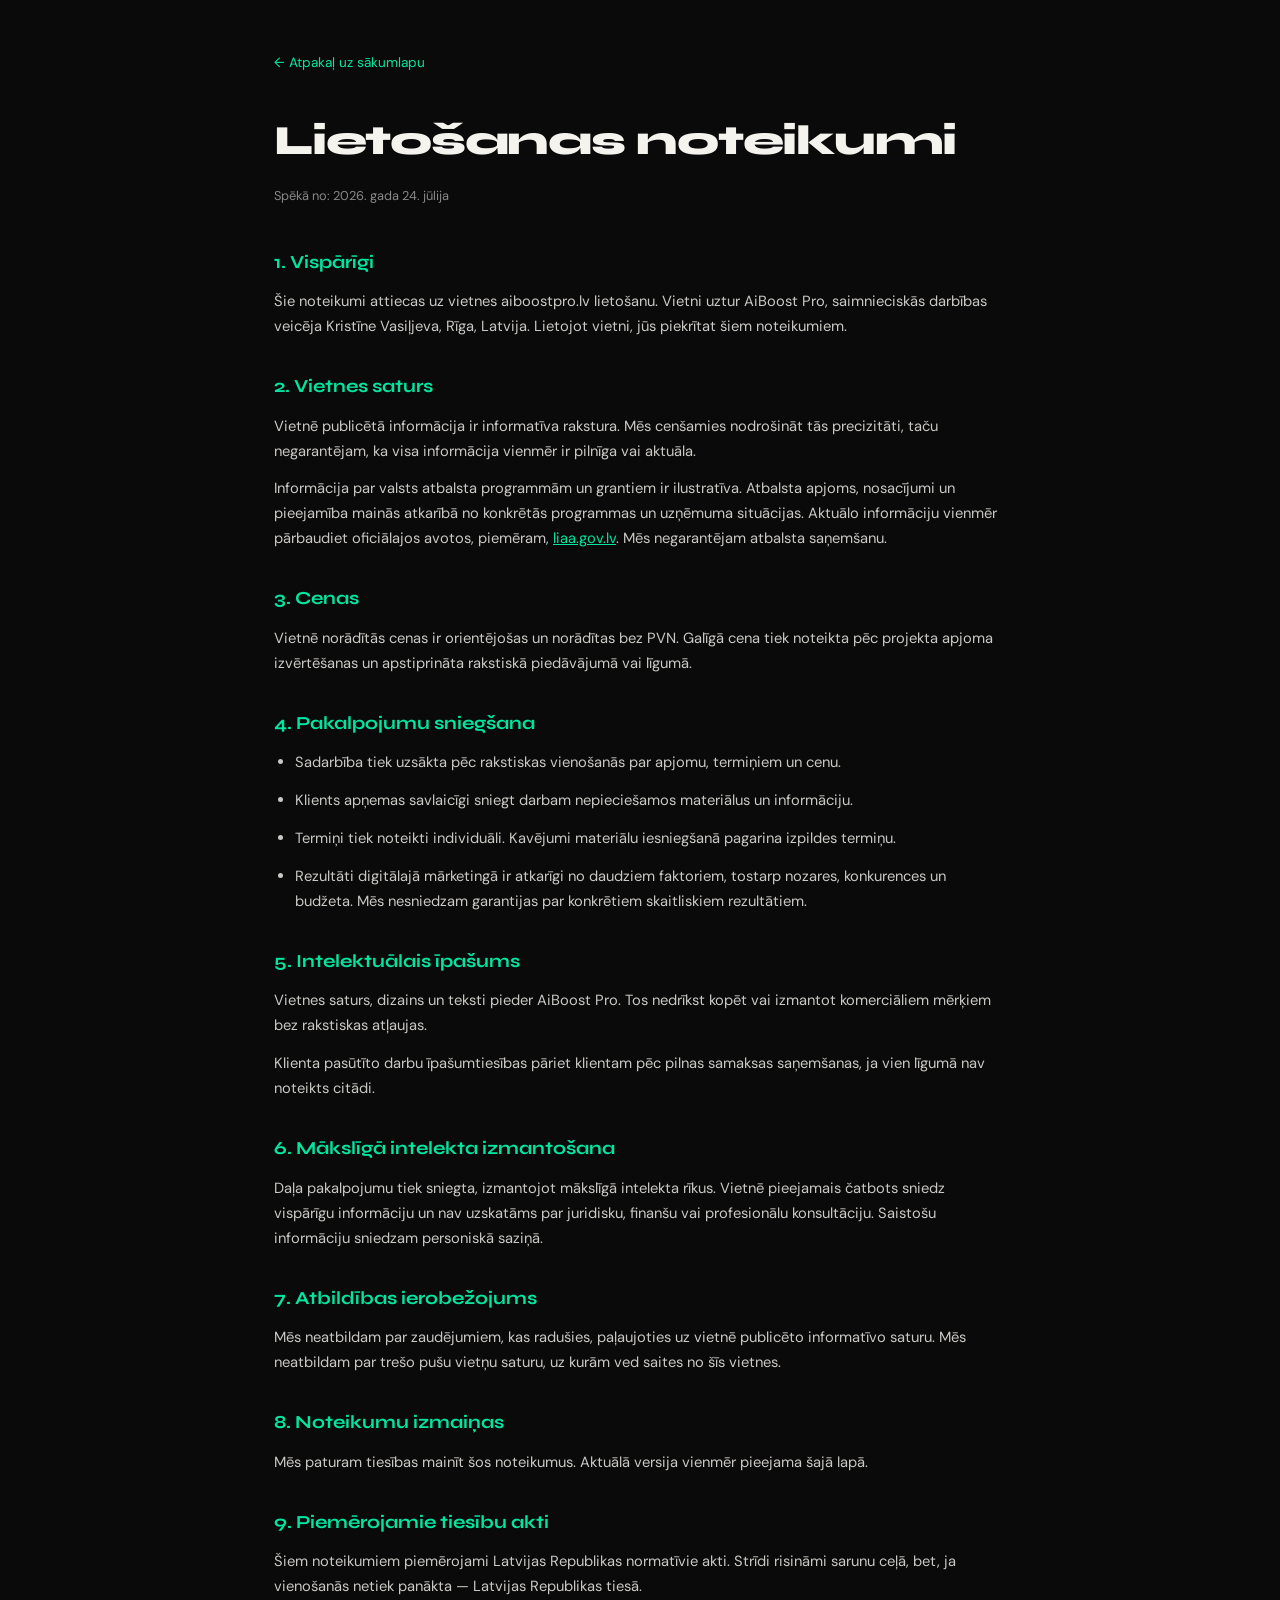
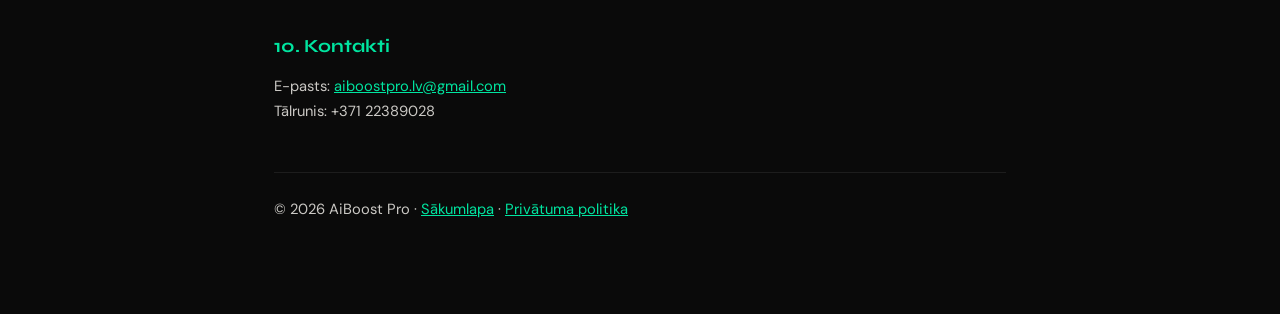
<file: terms.html>
<!DOCTYPE html>
<html lang="lv">
<head>
<meta charset="UTF-8">
<meta name="viewport" content="width=device-width, initial-scale=1.0">
<title>Lietošanas noteikumi | AiBoost Pro</title>
<meta name="description" content="AiBoost Pro vietnes un pakalpojumu lietošanas noteikumi.">
<meta name="robots" content="noindex,follow">
<link rel="canonical" href="https://aiboostpro.lv/terms.html">
<link href="https://fonts.googleapis.com/css2?family=Syne:wght@700;800&family=DM+Sans:wght@300;400;500&display=swap" rel="stylesheet">
<style>
*,*::before,*::after{margin:0;padding:0;box-sizing:border-box;}
:root{--black:#0a0a0a;--white:#f5f3ee;--accent:#00e5a0;--gray:#17171c;--muted:#888;}
body{background:var(--black);color:var(--white);font-family:"DM Sans",sans-serif;line-height:1.7;}
.wrap{max-width:780px;margin:0 auto;padding:3rem 1.5rem 5rem;}
a{color:var(--accent);}
.back{display:inline-block;margin-bottom:2rem;font-size:0.85rem;text-decoration:none;}
h1{font-family:"Syne",sans-serif;font-size:clamp(1.8rem,4vw,2.6rem);font-weight:800;letter-spacing:-0.03em;margin-bottom:0.5rem;}
.updated{color:var(--muted);font-size:0.8rem;margin-bottom:2.5rem;}
h2{font-family:"Syne",sans-serif;font-size:1.15rem;font-weight:700;margin:2rem 0 0.7rem;color:var(--accent);}
p,li{color:rgba(245,243,238,0.82);font-size:0.92rem;margin-bottom:0.8rem;}
ul{padding-left:1.3rem;}
footer{border-top:1px solid rgba(255,255,255,0.08);margin-top:3rem;padding-top:1.5rem;color:var(--muted);font-size:0.78rem;}
</style>
</head>
<body>
<div class="wrap">
<a href="/" class="back">← Atpakaļ uz sākumlapu</a>

<h1>Lietošanas noteikumi</h1>
<div class="updated">Spēkā no: 2026. gada 24. jūlija</div>

<h2>1. Vispārīgi</h2>
<p>Šie noteikumi attiecas uz vietnes aiboostpro.lv lietošanu. Vietni uztur AiBoost Pro, saimnieciskās darbības veicēja Kristīne Vasiļjeva, Rīga, Latvija. Lietojot vietni, jūs piekrītat šiem noteikumiem.</p>

<h2>2. Vietnes saturs</h2>
<p>Vietnē publicētā informācija ir informatīva rakstura. Mēs cenšamies nodrošināt tās precizitāti, taču negarantējam, ka visa informācija vienmēr ir pilnīga vai aktuāla.</p>
<p>Informācija par valsts atbalsta programmām un grantiem ir ilustratīva. Atbalsta apjoms, nosacījumi un pieejamība mainās atkarībā no konkrētās programmas un uzņēmuma situācijas. Aktuālo informāciju vienmēr pārbaudiet oficiālajos avotos, piemēram, <a href="https://liaa.gov.lv" target="_blank" rel="noopener">liaa.gov.lv</a>. Mēs negarantējam atbalsta saņemšanu.</p>

<h2>3. Cenas</h2>
<p>Vietnē norādītās cenas ir orientējošas un norādītas bez PVN. Galīgā cena tiek noteikta pēc projekta apjoma izvērtēšanas un apstiprināta rakstiskā piedāvājumā vai līgumā.</p>

<h2>4. Pakalpojumu sniegšana</h2>
<ul>
<li>Sadarbība tiek uzsākta pēc rakstiskas vienošanās par apjomu, termiņiem un cenu.</li>
<li>Klients apņemas savlaicīgi sniegt darbam nepieciešamos materiālus un informāciju.</li>
<li>Termiņi tiek noteikti individuāli. Kavējumi materiālu iesniegšanā pagarina izpildes termiņu.</li>
<li>Rezultāti digitālajā mārketingā ir atkarīgi no daudziem faktoriem, tostarp nozares, konkurences un budžeta. Mēs nesniedzam garantijas par konkrētiem skaitliskiem rezultātiem.</li>
</ul>

<h2>5. Intelektuālais īpašums</h2>
<p>Vietnes saturs, dizains un teksti pieder AiBoost Pro. Tos nedrīkst kopēt vai izmantot komerciāliem mērķiem bez rakstiskas atļaujas.</p>
<p>Klienta pasūtīto darbu īpašumtiesības pāriet klientam pēc pilnas samaksas saņemšanas, ja vien līgumā nav noteikts citādi.</p>

<h2>6. Mākslīgā intelekta izmantošana</h2>
<p>Daļa pakalpojumu tiek sniegta, izmantojot mākslīgā intelekta rīkus. Vietnē pieejamais čatbots sniedz vispārīgu informāciju un nav uzskatāms par juridisku, finanšu vai profesionālu konsultāciju. Saistošu informāciju sniedzam personiskā saziņā.</p>

<h2>7. Atbildības ierobežojums</h2>
<p>Mēs neatbildam par zaudējumiem, kas radušies, paļaujoties uz vietnē publicēto informatīvo saturu. Mēs neatbildam par trešo pušu vietņu saturu, uz kurām ved saites no šīs vietnes.</p>

<h2>8. Noteikumu izmaiņas</h2>
<p>Mēs paturam tiesības mainīt šos noteikumus. Aktuālā versija vienmēr pieejama šajā lapā.</p>

<h2>9. Piemērojamie tiesību akti</h2>
<p>Šiem noteikumiem piemērojami Latvijas Republikas normatīvie akti. Strīdi risināmi sarunu ceļā, bet, ja vienošanās netiek panākta — Latvijas Republikas tiesā.</p>

<h2>10. Kontakti</h2>
<p>E-pasts: <a href="mailto:aiboostpro.lv@gmail.com">aiboostpro.lv@gmail.com</a><br>
Tālrunis: +371 22389028</p>

<footer>
<p>© 2026 AiBoost Pro · <a href="/">Sākumlapa</a> · <a href="/privacy.html">Privātuma politika</a></p>
</footer>
</div>
</body>
</html>
</file>
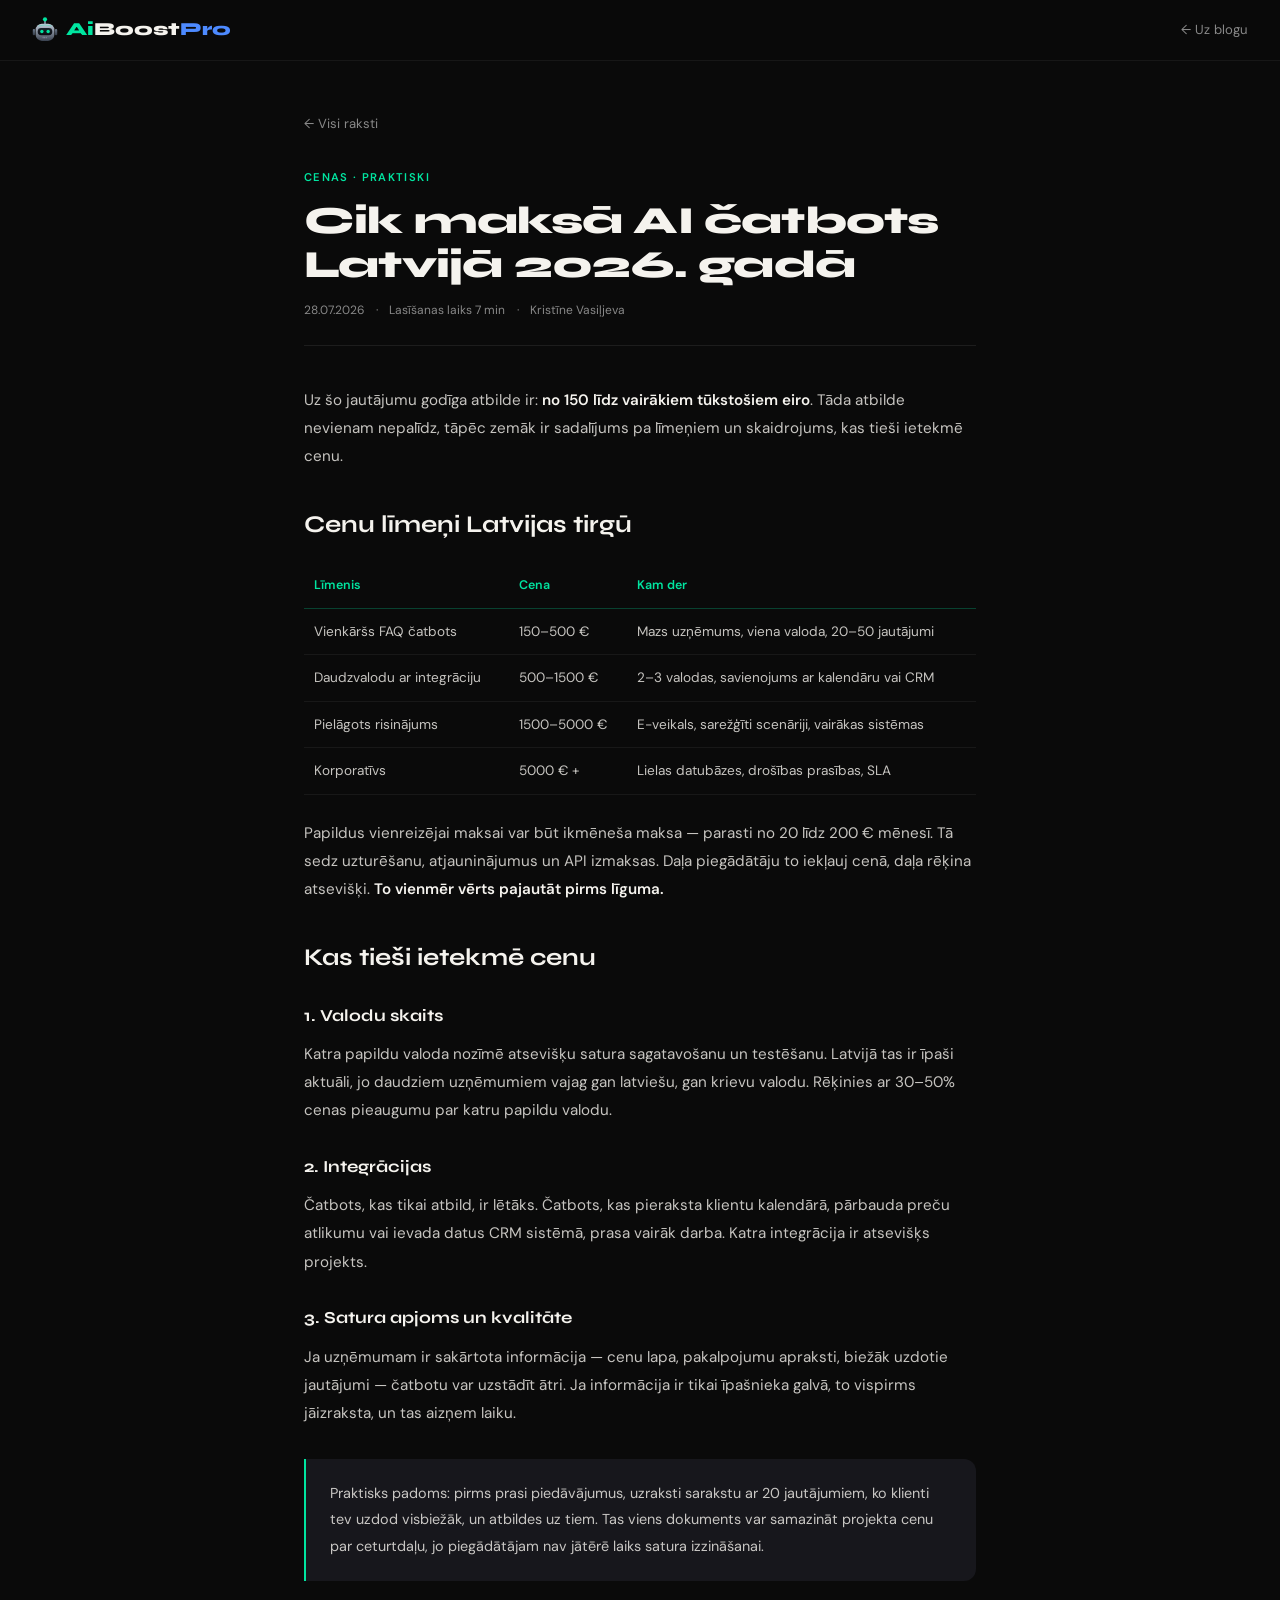
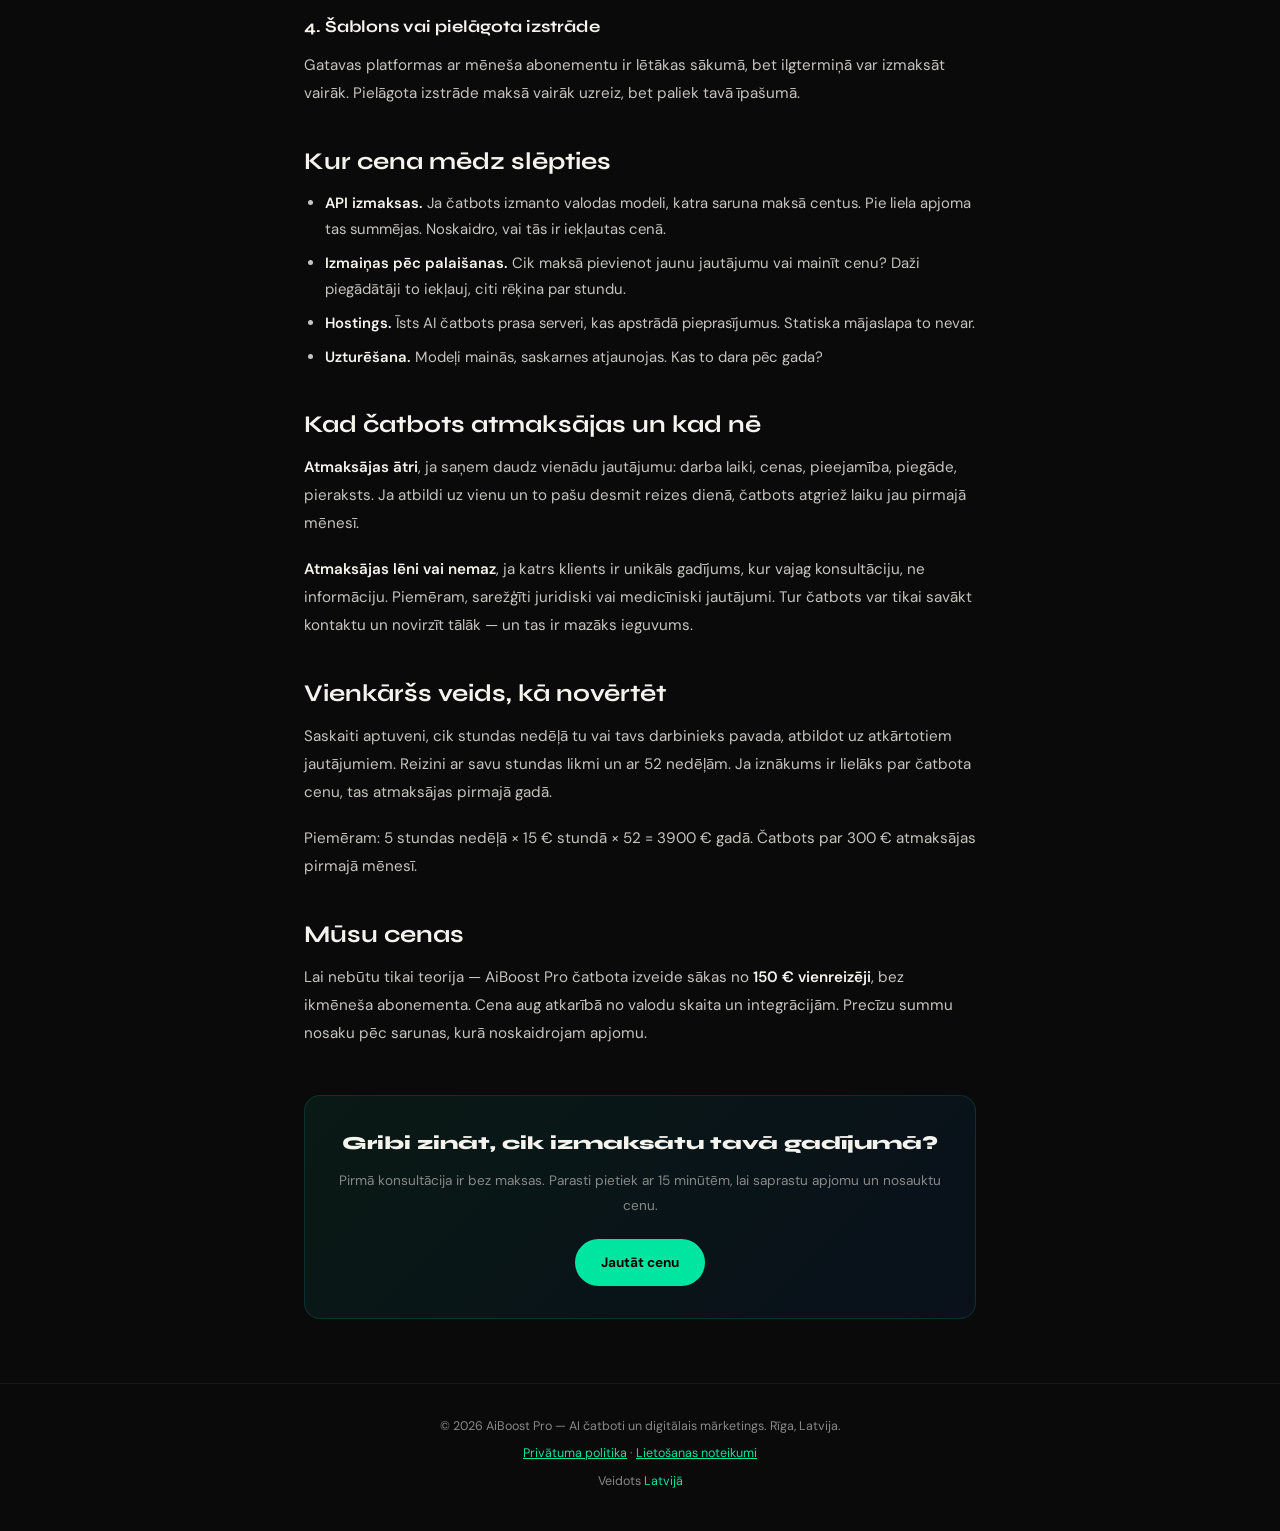
<file: blog/cik-maksa-ai-catbots.html>
<!DOCTYPE html>
<html lang="lv">
<head>
<meta charset="UTF-8">
<meta name="viewport" content="width=device-width, initial-scale=1.0">
<title>Cik maksā AI čatbots Latvijā 2026. gadā | AiBoost Pro</title>
<meta name="description" content="AI čatbota cenas Latvijā: no 150 € vienkāršam risinājumam līdz vairākiem tūkstošiem korporatīvam. Kas ietekmē cenu un par ko tu īsti maksā.">
<meta name="robots" content="index,follow">
<link rel="canonical" href="https://aiboostpro.lv/blog/cik-maksa-ai-catbots.html">
<link rel="icon" href="/favicon.ico" sizes="any">
<meta name="theme-color" content="#0a0a0a">

<meta property="og:type" content="article">
<meta property="og:site_name" content="AiBoost Pro">
<meta property="og:locale" content="lv_LV">
<meta property="og:title" content="Cik maksā AI čatbots Latvijā 2026. gadā">
<meta property="og:description" content="Kas ietekmē cenu un par ko tu īsti maksā. Ar konkrētiem cenu diapazoniem Latvijas tirgū.">
<meta property="og:url" content="https://aiboostpro.lv/blog/cik-maksa-ai-catbots.html">
<meta property="og:image" content="https://aiboostpro.lv/og-image.jpg">
<meta name="twitter:card" content="summary_large_image">

<script type="application/ld+json">
{
  "@context": "https://schema.org",
  "@graph": [
    {
      "@type": "BlogPosting",
      "headline": "Cik maksā AI čatbots Latvijā 2026. gadā",
      "description": "AI čatbota cenas Latvijā: kas ietekmē cenu un par ko tu īsti maksā.",
      "url": "https://aiboostpro.lv/blog/cik-maksa-ai-catbots.html",
      "datePublished": "2026-07-28",
      "dateModified": "2026-07-28",
      "inLanguage": "lv-LV",
      "image": "https://aiboostpro.lv/og-image.jpg",
      "author": {"@type": "Person", "name": "Kristīne Vasiļjeva", "jobTitle": "AI un digitālā mārketinga speciāliste"},
      "publisher": {"@type": "Organization", "name": "AiBoost Pro", "url": "https://aiboostpro.lv/", "logo": "https://aiboostpro.lv/logo-1.png"},
      "mainEntityOfPage": {"@type": "WebPage", "@id": "https://aiboostpro.lv/blog/cik-maksa-ai-catbots.html"}
    },
    {
      "@type": "FAQPage",
      "mainEntity": [
        {
          "@type": "Question",
          "name": "Cik maksā vienkāršs AI čatbots mazam uzņēmumam?",
          "acceptedAnswer": {"@type": "Answer", "text": "Vienkāršs AI čatbots, kas atbild uz biežāk uzdotajiem jautājumiem vienā valodā, Latvijā maksā aptuveni 150–500 EUR vienreizēji. Cenā parasti ietilpst uzstādīšana mājaslapā, satura sagatavošana un testēšana."}
        },
        {
          "@type": "Question",
          "name": "Vai par čatbotu jāmaksā katru mēnesi?",
          "acceptedAnswer": {"@type": "Answer", "text": "Atkarīgs no risinājuma. Daļa piegādātāju piedāvā vienreizēju maksu bez abonementa, citi ikmēneša maksu no 20 līdz 200 EUR. Ikmēneša maksa parasti sedz uzturēšanu, atjauninājumus un API izmaksas."}
        },
        {
          "@type": "Question",
          "name": "Kāpēc viens piedāvājums maksā 150 EUR, bet cits 3000 EUR?",
          "acceptedAnswer": {"@type": "Answer", "text": "Galvenās atšķirības ir valodu skaits, integrācijas ar citām sistēmām (CRM, rezervāciju sistēma, e-veikals), scenāriju sarežģītība un tas, vai risinājums ir gatavs šablons vai pielāgota izstrāde."}
        }
      ]
    }
  ]
}
</script>

<link rel="preconnect" href="https://fonts.googleapis.com">
<link rel="preconnect" href="https://fonts.gstatic.com" crossorigin>
<link rel="preload" as="style" href="https://fonts.googleapis.com/css2?family=Syne:wght@700;800&family=DM+Sans:wght@300;400;500&display=swap">
<link rel="stylesheet" href="https://fonts.googleapis.com/css2?family=Syne:wght@700;800&family=DM+Sans:wght@300;400;500&display=swap" media="print" onload="this.media='all'">
<noscript><link rel="stylesheet" href="https://fonts.googleapis.com/css2?family=Syne:wght@700;800&family=DM+Sans:wght@300;400;500&display=swap"></noscript>
<link rel="stylesheet" href="style.css">
</head>
<body>
<a href="#main" class="skip-link">Pāriet uz saturu</a>

<nav>
<a href="/" class="logo" aria-label="AiBoost Pro">
<svg class="logo-bot" viewBox="0 0 100 100" fill="none" xmlns="http://www.w3.org/2000/svg" aria-hidden="true">
<defs>
<linearGradient id="botHead" x1="0" y1="0" x2="0" y2="1"><stop offset="0" stop-color="#c4cedc"/><stop offset="1" stop-color="#3a4250"/></linearGradient>
<linearGradient id="botEar" x1="0" y1="0" x2="0" y2="1"><stop offset="0" stop-color="#6c788a"/><stop offset="1" stop-color="#343c48"/></linearGradient>
<linearGradient id="botVisor" x1="0" y1="0" x2="0" y2="1"><stop offset="0" stop-color="#1a2028"/><stop offset="1" stop-color="#0a0d12"/></linearGradient>
</defs>
<rect x="46" y="8" width="8" height="22" rx="3" fill="#6c788a"/>
<circle class="bot-orb" cx="50" cy="9" r="8" fill="#00e5a0"/>
<rect x="3" y="46" width="9" height="24" rx="4" fill="url(#botEar)"/>
<rect x="88" y="46" width="9" height="24" rx="4" fill="url(#botEar)"/>
<rect x="14" y="26" width="72" height="66" rx="24" fill="url(#botHead)"/>
<path d="M26 34 Q50 27 74 34" stroke="#00e5a0" stroke-opacity="0.5" stroke-width="2.5" stroke-linecap="round"/>
<rect x="22" y="42" width="56" height="28" rx="13" fill="url(#botVisor)"/>
<circle cx="38" cy="56" r="6.5" fill="#00e5a0"/>
<circle cx="62" cy="56" r="6.5" fill="#00e5a0"/>
<rect x="41" y="76" width="3.5" height="6" rx="1.5" fill="#8892a2"/>
<rect x="47" y="76" width="3.5" height="6" rx="1.5" fill="#8892a2"/>
<rect x="53" y="76" width="3.5" height="6" rx="1.5" fill="#8892a2"/>
</svg>
<span><span class="ai">Ai</span>Boost<span class="pro">Pro</span></span>
</a>
<a href="/blog/" class="nav-back">← Uz blogu</a>
</nav>

<main id="main" class="wrap">
<a href="/blog/" class="back-link">← Visi raksti</a>

<article>
<p class="section-tag">Cenas · Praktiski</p>
<h1>Cik maksā AI čatbots Latvijā 2026. gadā</h1>

<div class="article-meta">
<span>28.07.2026</span>
<span>·</span>
<span>Lasīšanas laiks 7 min</span>
<span>·</span>
<span>Kristīne Vasiļjeva</span>
</div>

<p>Uz šo jautājumu godīga atbilde ir: <strong>no 150 līdz vairākiem tūkstošiem eiro</strong>. Tāda atbilde nevienam nepalīdz, tāpēc zemāk ir sadalījums pa līmeņiem un skaidrojums, kas tieši ietekmē cenu.</p>

<h2>Cenu līmeņi Latvijas tirgū</h2>

<table class="tbl">
<thead>
<tr><th>Līmenis</th><th>Cena</th><th>Kam der</th></tr>
</thead>
<tbody>
<tr><td>Vienkāršs FAQ čatbots</td><td>150–500 €</td><td>Mazs uzņēmums, viena valoda, 20–50 jautājumi</td></tr>
<tr><td>Daudzvalodu ar integrāciju</td><td>500–1500 €</td><td>2–3 valodas, savienojums ar kalendāru vai CRM</td></tr>
<tr><td>Pielāgots risinājums</td><td>1500–5000 €</td><td>E-veikals, sarežģīti scenāriji, vairākas sistēmas</td></tr>
<tr><td>Korporatīvs</td><td>5000 € +</td><td>Lielas datubāzes, drošības prasības, SLA</td></tr>
</tbody>
</table>

<p>Papildus vienreizējai maksai var būt ikmēneša maksa — parasti no 20 līdz 200 € mēnesī. Tā sedz uzturēšanu, atjauninājumus un API izmaksas. Daļa piegādātāju to iekļauj cenā, daļa rēķina atsevišķi. <strong>To vienmēr vērts pajautāt pirms līguma.</strong></p>

<h2>Kas tieši ietekmē cenu</h2>

<h3>1. Valodu skaits</h3>

<p>Katra papildu valoda nozīmē atsevišķu satura sagatavošanu un testēšanu. Latvijā tas ir īpaši aktuāli, jo daudziem uzņēmumiem vajag gan latviešu, gan krievu valodu. Rēķinies ar 30–50% cenas pieaugumu par katru papildu valodu.</p>

<h3>2. Integrācijas</h3>

<p>Čatbots, kas tikai atbild, ir lētāks. Čatbots, kas pieraksta klientu kalendārā, pārbauda preču atlikumu vai ievada datus CRM sistēmā, prasa vairāk darba. Katra integrācija ir atsevišķs projekts.</p>

<h3>3. Satura apjoms un kvalitāte</h3>

<p>Ja uzņēmumam ir sakārtota informācija — cenu lapa, pakalpojumu apraksti, biežāk uzdotie jautājumi — čatbotu var uzstādīt ātri. Ja informācija ir tikai īpašnieka galvā, to vispirms jāizraksta, un tas aizņem laiku.</p>

<div class="callout">
<p>Praktisks padoms: pirms prasi piedāvājumus, uzraksti sarakstu ar 20 jautājumiem, ko klienti tev uzdod visbiežāk, un atbildes uz tiem. Tas viens dokuments var samazināt projekta cenu par ceturtdaļu, jo piegādātājam nav jātērē laiks satura izzināšanai.</p>
</div>

<h3>4. Šablons vai pielāgota izstrāde</h3>

<p>Gatavas platformas ar mēneša abonementu ir lētākas sākumā, bet ilgtermiņā var izmaksāt vairāk. Pielāgota izstrāde maksā vairāk uzreiz, bet paliek tavā īpašumā.</p>

<h2>Kur cena mēdz slēpties</h2>

<ul>
<li><strong>API izmaksas.</strong> Ja čatbots izmanto valodas modeli, katra saruna maksā centus. Pie liela apjoma tas summējas. Noskaidro, vai tās ir iekļautas cenā.</li>
<li><strong>Izmaiņas pēc palaišanas.</strong> Cik maksā pievienot jaunu jautājumu vai mainīt cenu? Daži piegādātāji to iekļauj, citi rēķina par stundu.</li>
<li><strong>Hostings.</strong> Īsts AI čatbots prasa serveri, kas apstrādā pieprasījumus. Statiska mājaslapa to nevar.</li>
<li><strong>Uzturēšana.</strong> Modeļi mainās, saskarnes atjaunojas. Kas to dara pēc gada?</li>
</ul>

<h2>Kad čatbots atmaksājas un kad nē</h2>

<p><strong>Atmaksājas ātri</strong>, ja saņem daudz vienādu jautājumu: darba laiki, cenas, pieejamība, piegāde, pieraksts. Ja atbildi uz vienu un to pašu desmit reizes dienā, čatbots atgriež laiku jau pirmajā mēnesī.</p>

<p><strong>Atmaksājas lēni vai nemaz</strong>, ja katrs klients ir unikāls gadījums, kur vajag konsultāciju, ne informāciju. Piemēram, sarežģīti juridiski vai medicīniski jautājumi. Tur čatbots var tikai savākt kontaktu un novirzīt tālāk — un tas ir mazāks ieguvums.</p>

<h2>Vienkāršs veids, kā novērtēt</h2>

<p>Saskaiti aptuveni, cik stundas nedēļā tu vai tavs darbinieks pavada, atbildot uz atkārtotiem jautājumiem. Reizini ar savu stundas likmi un ar 52 nedēļām. Ja iznākums ir lielāks par čatbota cenu, tas atmaksājas pirmajā gadā.</p>

<p>Piemēram: 5 stundas nedēļā × 15 € stundā × 52 = 3900 € gadā. Čatbots par 300 € atmaksājas pirmajā mēnesī.</p>

<h2>Mūsu cenas</h2>

<p>Lai nebūtu tikai teorija — AiBoost Pro čatbota izveide sākas no <strong>150 € vienreizēji</strong>, bez ikmēneša abonementa. Cena aug atkarībā no valodu skaita un integrācijām. Precīzu summu nosaku pēc sarunas, kurā noskaidrojam apjomu.</p>

<div class="article-cta">
<h3>Gribi zināt, cik izmaksātu tavā gadījumā?</h3>
<p>Pirmā konsultācija ir bez maksas. Parasti pietiek ar 15 minūtēm, lai saprastu apjomu un nosauktu cenu.</p>
<a href="https://wa.me/37122389028?text=Sveiki!%20V%C4%93los%20uzzin%C4%81t%20%C4%8Datbota%20cenu%20savam%20uz%C5%86%C4%93mumam." target="_blank" rel="noopener" class="btn">Jautāt cenu</a>
</div>

</article>
</main>

<footer>
<p>© 2026 AiBoost Pro — AI čatboti un digitālais mārketings. Rīga, Latvija.</p>
<p><a href="/privacy.html">Privātuma politika</a> · <a href="/terms.html">Lietošanas noteikumi</a></p>
<p>Veidots <span>Latvijā</span></p>
</footer>

</body>
</html>
</file>
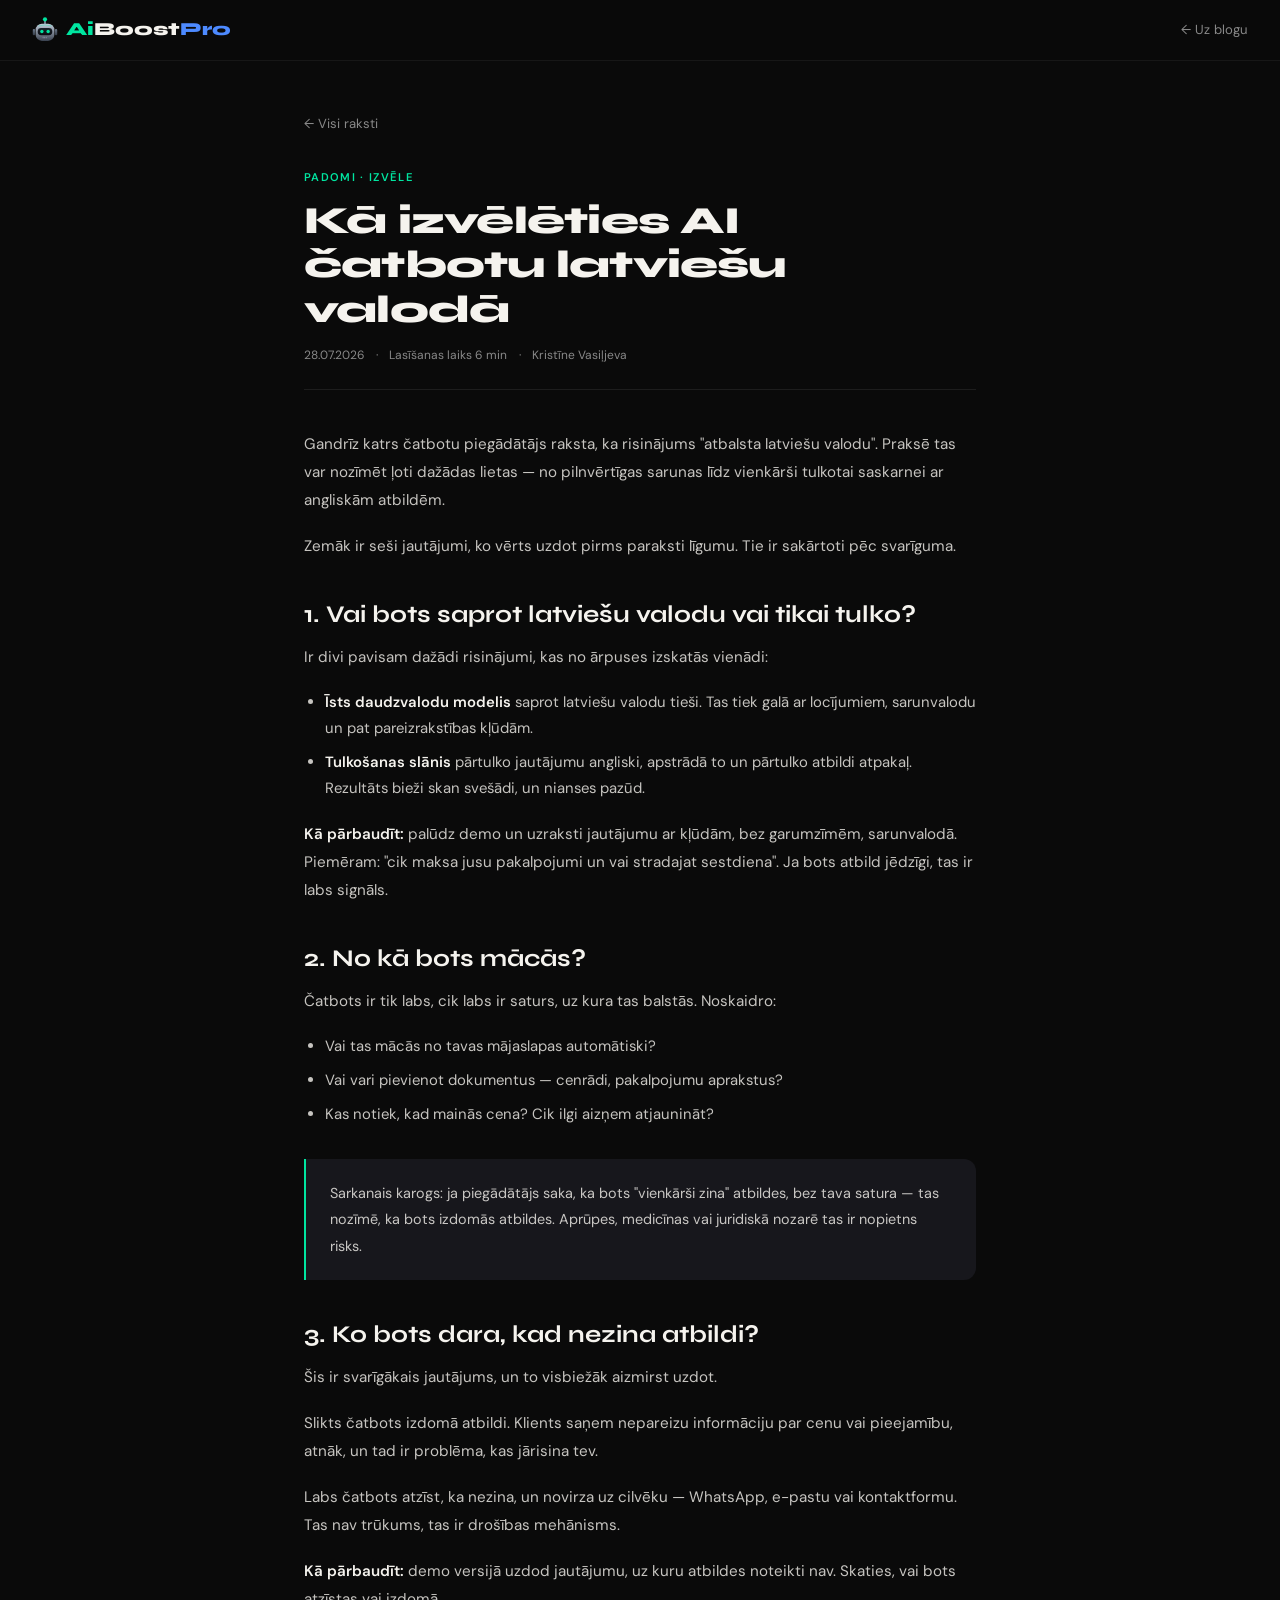
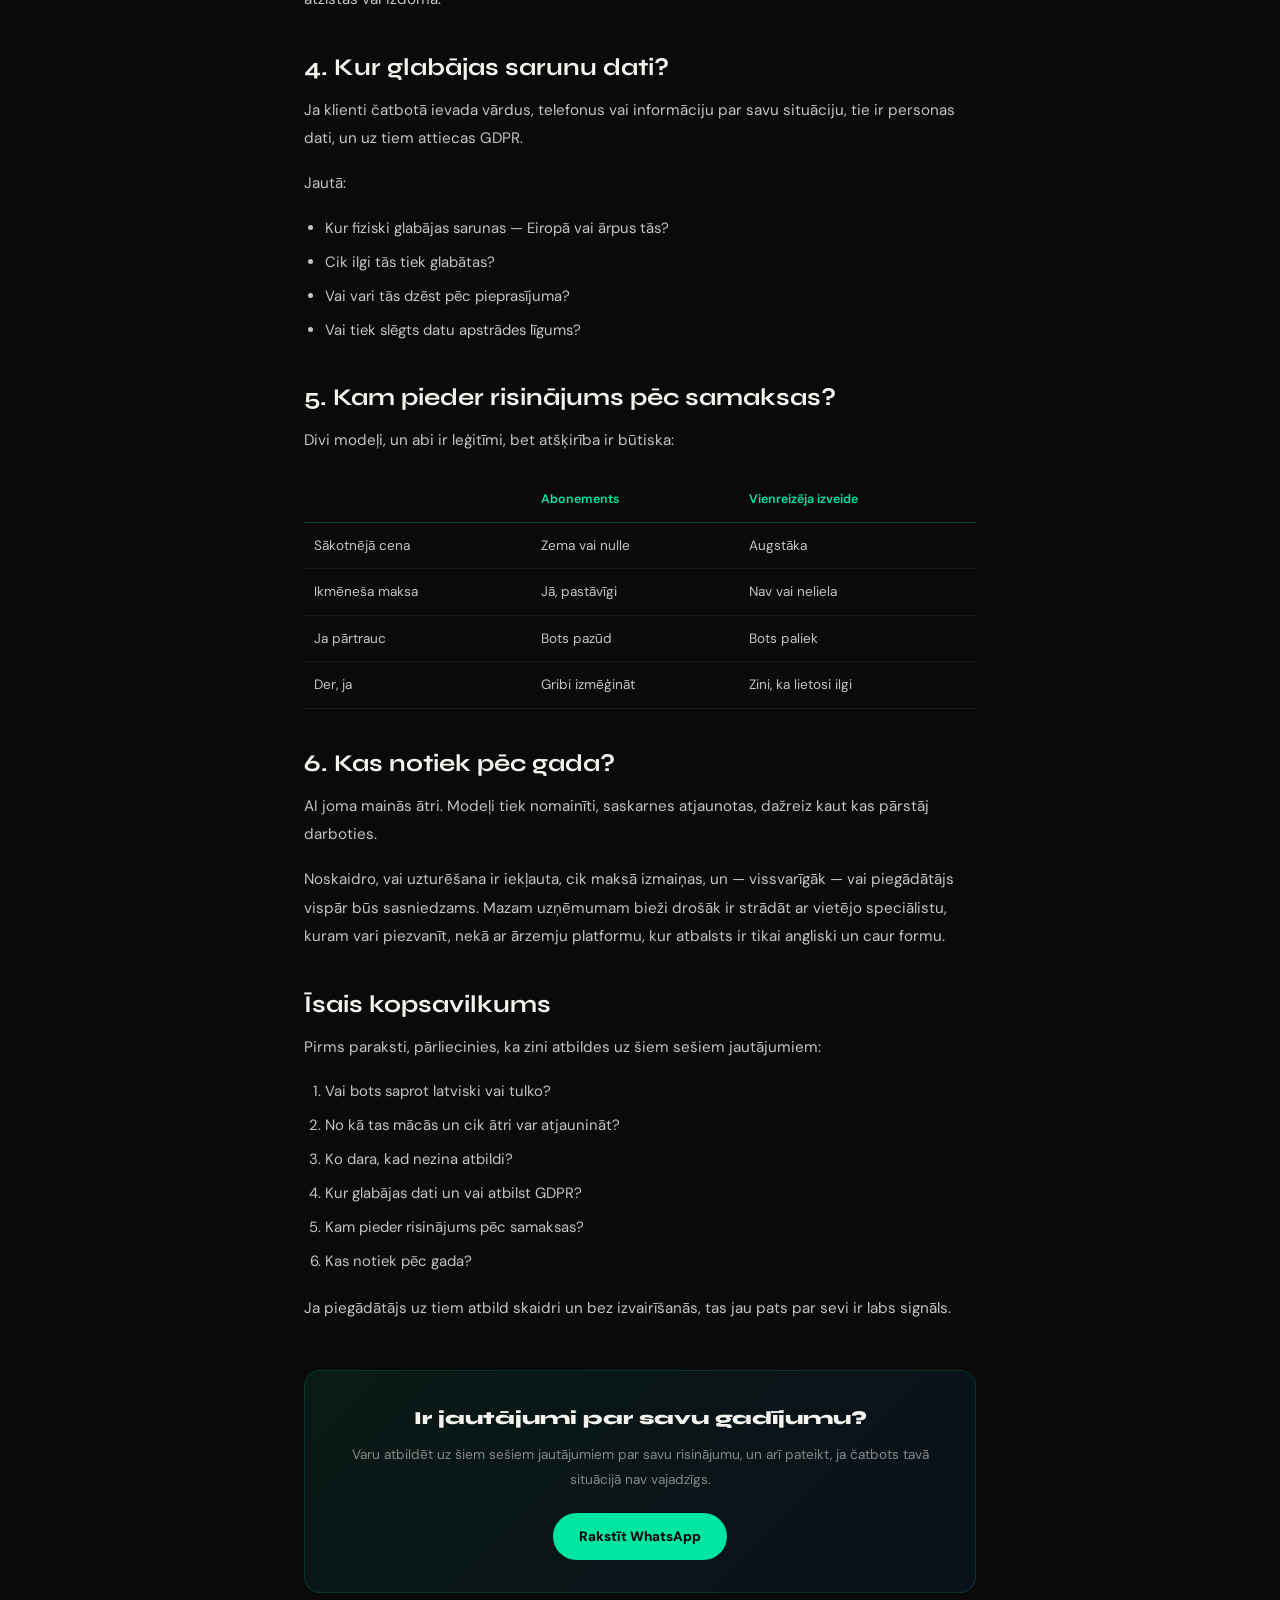
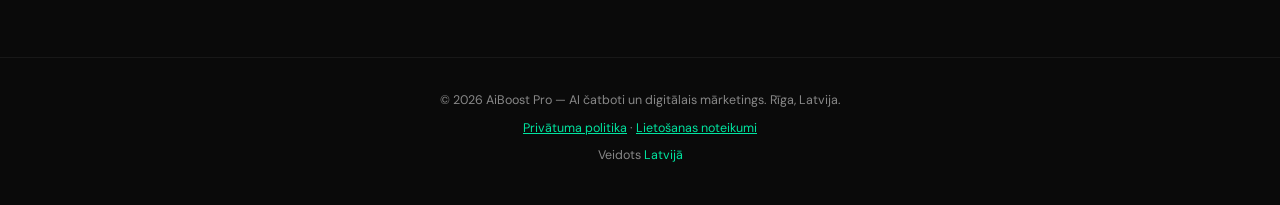
<file: blog/ka-izveleties-catbotu.html>
<!DOCTYPE html>
<html lang="lv">
<head>
<meta charset="UTF-8">
<meta name="viewport" content="width=device-width, initial-scale=1.0">
<title>Kā izvēlēties AI čatbotu latviešu valodā | AiBoost Pro</title>
<meta name="description" content="Seši jautājumi, ko uzdot čatbota piegādātājam pirms līguma. Kāpēc atbalsts latviešu valodai ne vienmēr nozīmē to, ko tu domā.">
<meta name="robots" content="index,follow">
<link rel="canonical" href="https://aiboostpro.lv/blog/ka-izveleties-catbotu.html">
<link rel="icon" href="/favicon.ico" sizes="any">
<meta name="theme-color" content="#0a0a0a">

<meta property="og:type" content="article">
<meta property="og:site_name" content="AiBoost Pro">
<meta property="og:locale" content="lv_LV">
<meta property="og:title" content="Kā izvēlēties AI čatbotu latviešu valodā">
<meta property="og:description" content="Seši jautājumi, ko uzdot piegādātājam pirms paraksti līgumu.">
<meta property="og:url" content="https://aiboostpro.lv/blog/ka-izveleties-catbotu.html">
<meta property="og:image" content="https://aiboostpro.lv/og-image.jpg">
<meta name="twitter:card" content="summary_large_image">

<script type="application/ld+json">
{
  "@context": "https://schema.org",
  "@type": "BlogPosting",
  "headline": "Kā izvēlēties AI čatbotu latviešu valodā",
  "description": "Seši jautājumi, ko uzdot čatbota piegādātājam pirms līguma parakstīšanas.",
  "url": "https://aiboostpro.lv/blog/ka-izveleties-catbotu.html",
  "datePublished": "2026-07-28",
  "dateModified": "2026-07-28",
  "inLanguage": "lv-LV",
  "image": "https://aiboostpro.lv/og-image.jpg",
  "author": {"@type": "Person", "name": "Kristīne Vasiļjeva", "jobTitle": "AI un digitālā mārketinga speciāliste"},
  "publisher": {"@type": "Organization", "name": "AiBoost Pro", "url": "https://aiboostpro.lv/", "logo": "https://aiboostpro.lv/logo-1.png"},
  "mainEntityOfPage": {"@type": "WebPage", "@id": "https://aiboostpro.lv/blog/ka-izveleties-catbotu.html"}
}
</script>

<link rel="preconnect" href="https://fonts.googleapis.com">
<link rel="preconnect" href="https://fonts.gstatic.com" crossorigin>
<link rel="preload" as="style" href="https://fonts.googleapis.com/css2?family=Syne:wght@700;800&family=DM+Sans:wght@300;400;500&display=swap">
<link rel="stylesheet" href="https://fonts.googleapis.com/css2?family=Syne:wght@700;800&family=DM+Sans:wght@300;400;500&display=swap" media="print" onload="this.media='all'">
<noscript><link rel="stylesheet" href="https://fonts.googleapis.com/css2?family=Syne:wght@700;800&family=DM+Sans:wght@300;400;500&display=swap"></noscript>
<link rel="stylesheet" href="style.css">
</head>
<body>
<a href="#main" class="skip-link">Pāriet uz saturu</a>

<nav>
<a href="/" class="logo" aria-label="AiBoost Pro">
<svg class="logo-bot" viewBox="0 0 100 100" fill="none" xmlns="http://www.w3.org/2000/svg" aria-hidden="true">
<defs>
<linearGradient id="botHead" x1="0" y1="0" x2="0" y2="1"><stop offset="0" stop-color="#c4cedc"/><stop offset="1" stop-color="#3a4250"/></linearGradient>
<linearGradient id="botEar" x1="0" y1="0" x2="0" y2="1"><stop offset="0" stop-color="#6c788a"/><stop offset="1" stop-color="#343c48"/></linearGradient>
<linearGradient id="botVisor" x1="0" y1="0" x2="0" y2="1"><stop offset="0" stop-color="#1a2028"/><stop offset="1" stop-color="#0a0d12"/></linearGradient>
</defs>
<rect x="46" y="8" width="8" height="22" rx="3" fill="#6c788a"/>
<circle class="bot-orb" cx="50" cy="9" r="8" fill="#00e5a0"/>
<rect x="3" y="46" width="9" height="24" rx="4" fill="url(#botEar)"/>
<rect x="88" y="46" width="9" height="24" rx="4" fill="url(#botEar)"/>
<rect x="14" y="26" width="72" height="66" rx="24" fill="url(#botHead)"/>
<path d="M26 34 Q50 27 74 34" stroke="#00e5a0" stroke-opacity="0.5" stroke-width="2.5" stroke-linecap="round"/>
<rect x="22" y="42" width="56" height="28" rx="13" fill="url(#botVisor)"/>
<circle cx="38" cy="56" r="6.5" fill="#00e5a0"/>
<circle cx="62" cy="56" r="6.5" fill="#00e5a0"/>
<rect x="41" y="76" width="3.5" height="6" rx="1.5" fill="#8892a2"/>
<rect x="47" y="76" width="3.5" height="6" rx="1.5" fill="#8892a2"/>
<rect x="53" y="76" width="3.5" height="6" rx="1.5" fill="#8892a2"/>
</svg>
<span><span class="ai">Ai</span>Boost<span class="pro">Pro</span></span>
</a>
<a href="/blog/" class="nav-back">← Uz blogu</a>
</nav>

<main id="main" class="wrap">
<a href="/blog/" class="back-link">← Visi raksti</a>

<article>
<p class="section-tag">Padomi · Izvēle</p>
<h1>Kā izvēlēties AI čatbotu latviešu valodā</h1>

<div class="article-meta">
<span>28.07.2026</span>
<span>·</span>
<span>Lasīšanas laiks 6 min</span>
<span>·</span>
<span>Kristīne Vasiļjeva</span>
</div>

<p>Gandrīz katrs čatbotu piegādātājs raksta, ka risinājums "atbalsta latviešu valodu". Praksē tas var nozīmēt ļoti dažādas lietas — no pilnvērtīgas sarunas līdz vienkārši tulkotai saskarnei ar angliskām atbildēm.</p>

<p>Zemāk ir seši jautājumi, ko vērts uzdot pirms paraksti līgumu. Tie ir sakārtoti pēc svarīguma.</p>

<h2>1. Vai bots saprot latviešu valodu vai tikai tulko?</h2>

<p>Ir divi pavisam dažādi risinājumi, kas no ārpuses izskatās vienādi:</p>

<ul>
<li><strong>Īsts daudzvalodu modelis</strong> saprot latviešu valodu tieši. Tas tiek galā ar locījumiem, sarunvalodu un pat pareizrakstības kļūdām.</li>
<li><strong>Tulkošanas slānis</strong> pārtulko jautājumu angliski, apstrādā to un pārtulko atbildi atpakaļ. Rezultāts bieži skan svešādi, un nianses pazūd.</li>
</ul>

<p><strong>Kā pārbaudīt:</strong> palūdz demo un uzraksti jautājumu ar kļūdām, bez garumzīmēm, sarunvalodā. Piemēram: "cik maksa jusu pakalpojumi un vai stradajat sestdiena". Ja bots atbild jēdzīgi, tas ir labs signāls.</p>

<h2>2. No kā bots mācās?</h2>

<p>Čatbots ir tik labs, cik labs ir saturs, uz kura tas balstās. Noskaidro:</p>

<ul>
<li>Vai tas mācās no tavas mājaslapas automātiski?</li>
<li>Vai vari pievienot dokumentus — cenrādi, pakalpojumu aprakstus?</li>
<li>Kas notiek, kad mainās cena? Cik ilgi aizņem atjaunināt?</li>
</ul>

<div class="callout">
<p>Sarkanais karogs: ja piegādātājs saka, ka bots "vienkārši zina" atbildes, bez tava satura — tas nozīmē, ka bots izdomās atbildes. Aprūpes, medicīnas vai juridiskā nozarē tas ir nopietns risks.</p>
</div>

<h2>3. Ko bots dara, kad nezina atbildi?</h2>

<p>Šis ir svarīgākais jautājums, un to visbiežāk aizmirst uzdot.</p>

<p>Slikts čatbots izdomā atbildi. Klients saņem nepareizu informāciju par cenu vai pieejamību, atnāk, un tad ir problēma, kas jārisina tev.</p>

<p>Labs čatbots atzīst, ka nezina, un novirza uz cilvēku — WhatsApp, e-pastu vai kontaktformu. Tas nav trūkums, tas ir drošības mehānisms.</p>

<p><strong>Kā pārbaudīt:</strong> demo versijā uzdod jautājumu, uz kuru atbildes noteikti nav. Skaties, vai bots atzīstas vai izdomā.</p>

<h2>4. Kur glabājas sarunu dati?</h2>

<p>Ja klienti čatbotā ievada vārdus, telefonus vai informāciju par savu situāciju, tie ir personas dati, un uz tiem attiecas GDPR.</p>

<p>Jautā:</p>
<ul>
<li>Kur fiziski glabājas sarunas — Eiropā vai ārpus tās?</li>
<li>Cik ilgi tās tiek glabātas?</li>
<li>Vai vari tās dzēst pēc pieprasījuma?</li>
<li>Vai tiek slēgts datu apstrādes līgums?</li>
</ul>

<h2>5. Kam pieder risinājums pēc samaksas?</h2>

<p>Divi modeļi, un abi ir leģitīmi, bet atšķirība ir būtiska:</p>

<table class="tbl">
<thead>
<tr><th></th><th>Abonements</th><th>Vienreizēja izveide</th></tr>
</thead>
<tbody>
<tr><td>Sākotnējā cena</td><td>Zema vai nulle</td><td>Augstāka</td></tr>
<tr><td>Ikmēneša maksa</td><td>Jā, pastāvīgi</td><td>Nav vai neliela</td></tr>
<tr><td>Ja pārtrauc</td><td>Bots pazūd</td><td>Bots paliek</td></tr>
<tr><td>Der, ja</td><td>Gribi izmēģināt</td><td>Zini, ka lietosi ilgi</td></tr>
</tbody>
</table>

<h2>6. Kas notiek pēc gada?</h2>

<p>AI joma mainās ātri. Modeļi tiek nomainīti, saskarnes atjaunotas, dažreiz kaut kas pārstāj darboties.</p>

<p>Noskaidro, vai uzturēšana ir iekļauta, cik maksā izmaiņas, un — vissvarīgāk — vai piegādātājs vispār būs sasniedzams. Mazam uzņēmumam bieži drošāk ir strādāt ar vietējo speciālistu, kuram vari piezvanīt, nekā ar ārzemju platformu, kur atbalsts ir tikai angliski un caur formu.</p>

<h2>Īsais kopsavilkums</h2>

<p>Pirms paraksti, pārliecinies, ka zini atbildes uz šiem sešiem jautājumiem:</p>

<ol>
<li>Vai bots saprot latviski vai tulko?</li>
<li>No kā tas mācās un cik ātri var atjaunināt?</li>
<li>Ko dara, kad nezina atbildi?</li>
<li>Kur glabājas dati un vai atbilst GDPR?</li>
<li>Kam pieder risinājums pēc samaksas?</li>
<li>Kas notiek pēc gada?</li>
</ol>

<p>Ja piegādātājs uz tiem atbild skaidri un bez izvairīšanās, tas jau pats par sevi ir labs signāls.</p>

<div class="article-cta">
<h3>Ir jautājumi par savu gadījumu?</h3>
<p>Varu atbildēt uz šiem sešiem jautājumiem par savu risinājumu, un arī pateikt, ja čatbots tavā situācijā nav vajadzīgs.</p>
<a href="https://wa.me/37122389028?text=Sveiki!%20Izlas%C4%ABju%20rakstu%20par%20%C4%8Datbota%20izv%C4%93li%20un%20v%C4%93los%20konsult%C4%81ciju." target="_blank" rel="noopener" class="btn">Rakstīt WhatsApp</a>
</div>

</article>
</main>

<footer>
<p>© 2026 AiBoost Pro — AI čatboti un digitālais mārketings. Rīga, Latvija.</p>
<p><a href="/privacy.html">Privātuma politika</a> · <a href="/terms.html">Lietošanas noteikumi</a></p>
<p>Veidots <span>Latvijā</span></p>
</footer>

</body>
</html>
</file>
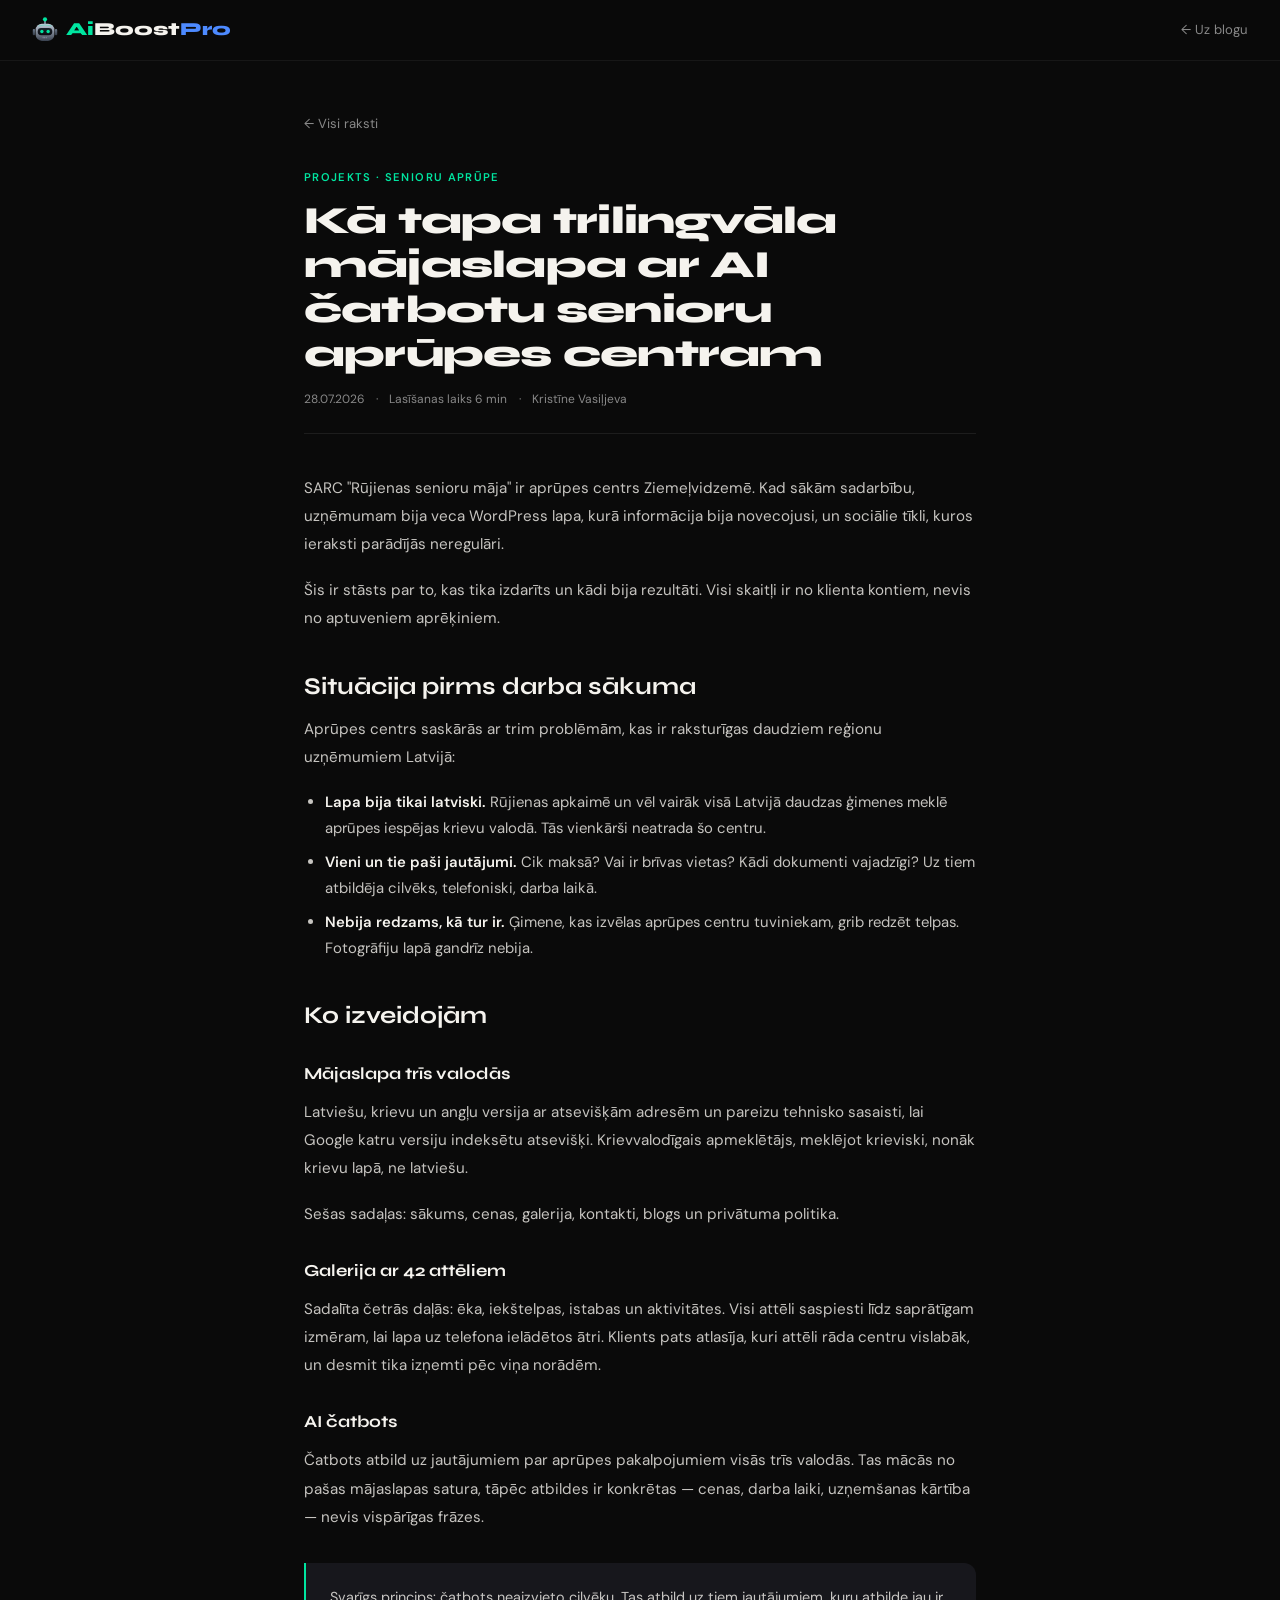
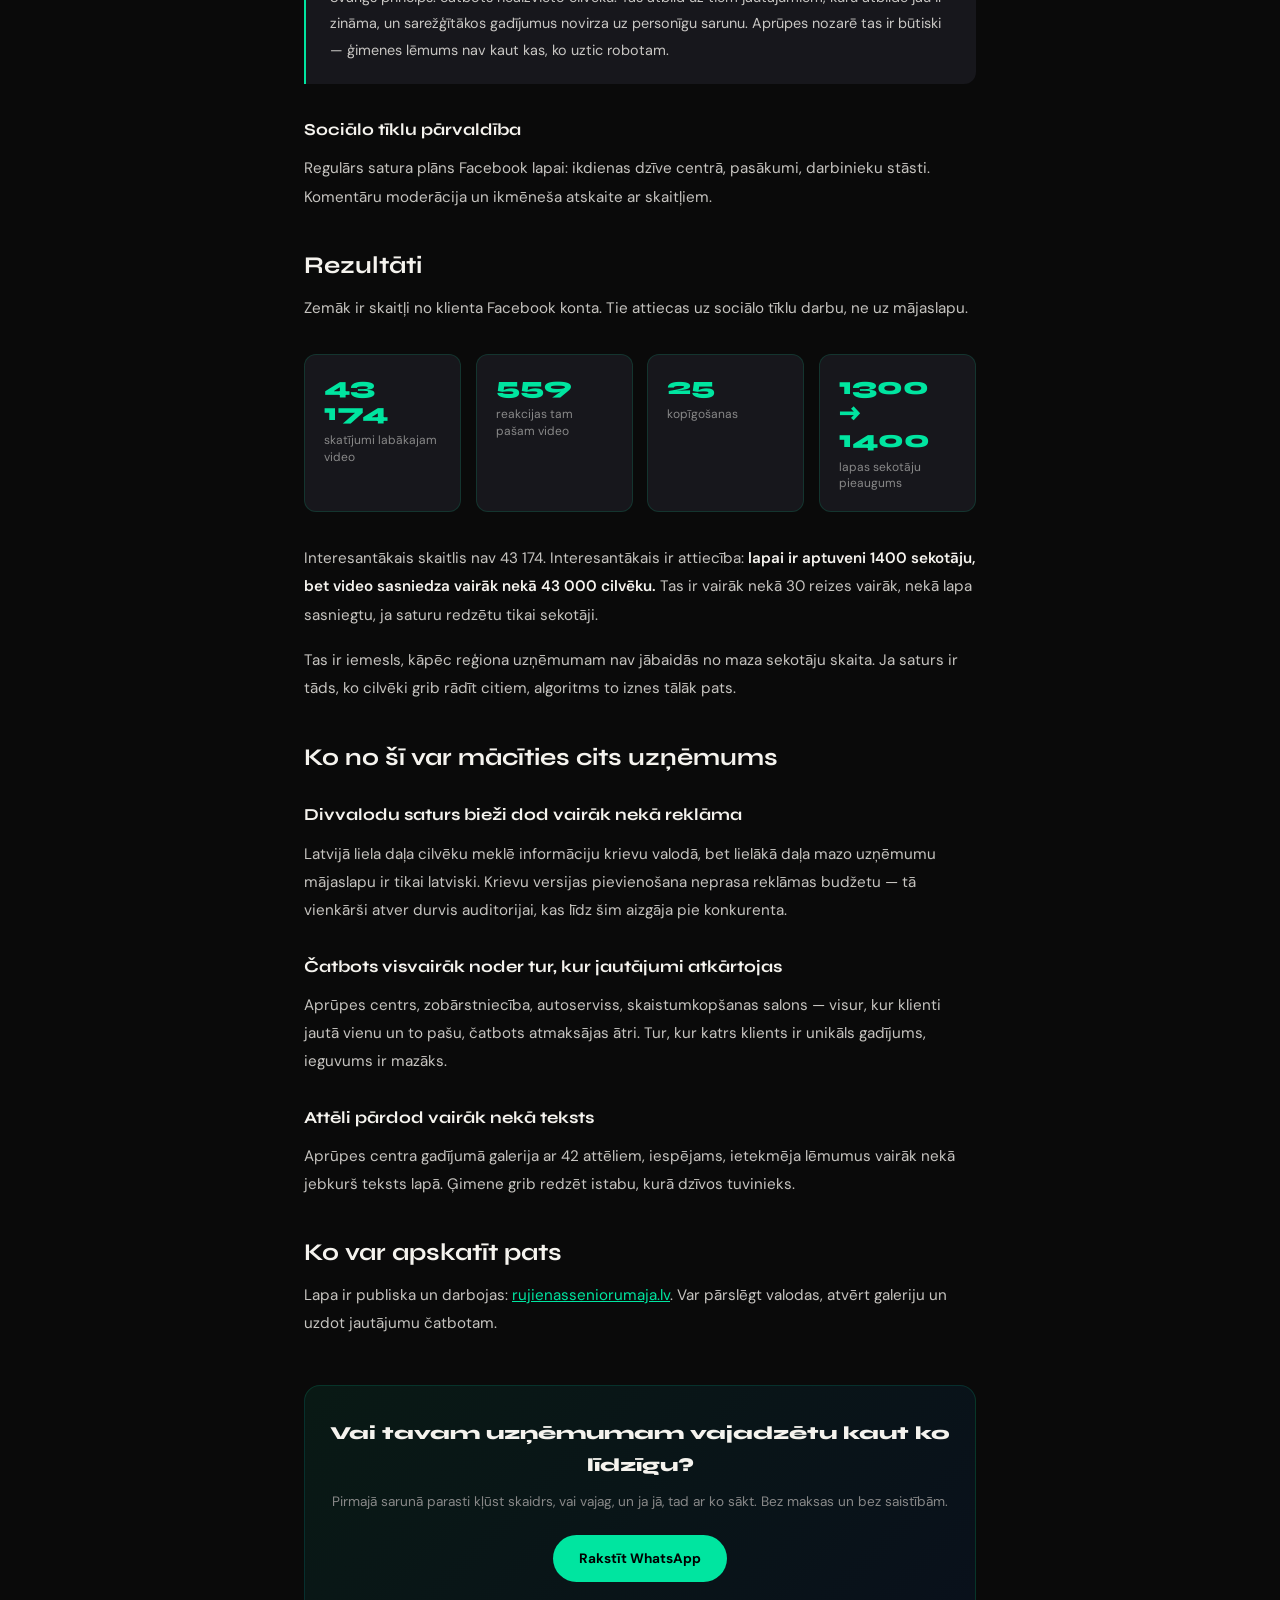
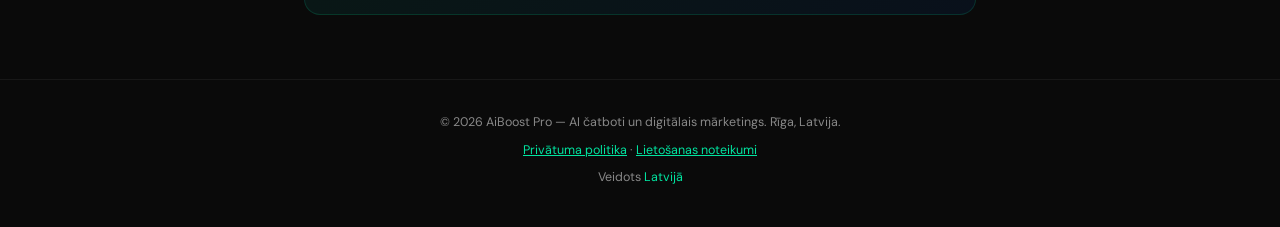
<file: blog/rujienas-senioru-maja.html>
<!DOCTYPE html>
<html lang="lv">
<head>
<meta charset="UTF-8">
<meta name="viewport" content="width=device-width, initial-scale=1.0">
<title>Trilingvāla mājaslapa ar AI čatbotu senioru aprūpes centram | AiBoost Pro</title>
<meta name="description" content="Kā tapa Rūjienas Senioru mājas mājaslapa trīs valodās ar AI čatbotu, galeriju un blogu. Reāli skaitļi: 43 174 skatījumi vienam video, sekotāji no 1300 uz 1400.">
<meta name="robots" content="index,follow">
<link rel="canonical" href="https://aiboostpro.lv/blog/rujienas-senioru-maja.html">
<link rel="icon" href="/favicon.ico" sizes="any">
<meta name="theme-color" content="#0a0a0a">

<meta property="og:type" content="article">
<meta property="og:site_name" content="AiBoost Pro">
<meta property="og:locale" content="lv_LV">
<meta property="og:title" content="Trilingvāla mājaslapa ar AI čatbotu senioru aprūpes centram">
<meta property="og:description" content="Pilns projekta stāsts ar reāliem skaitļiem no klienta kontiem.">
<meta property="og:url" content="https://aiboostpro.lv/blog/rujienas-senioru-maja.html">
<meta property="og:image" content="https://aiboostpro.lv/og-image.jpg">
<meta name="twitter:card" content="summary_large_image">

<script type="application/ld+json">
{
  "@context": "https://schema.org",
  "@type": "BlogPosting",
  "headline": "Kā tapa trilingvāla mājaslapa ar AI čatbotu senioru aprūpes centram",
  "description": "Projekta stāsts: no vecās WordPress lapas līdz trīs valodu vietnei ar AI čatbotu. Ar reāliem skaitļiem no klienta kontiem.",
  "url": "https://aiboostpro.lv/blog/rujienas-senioru-maja.html",
  "datePublished": "2026-07-28",
  "dateModified": "2026-07-28",
  "inLanguage": "lv-LV",
  "image": "https://aiboostpro.lv/og-image.jpg",
  "author": {
    "@type": "Person",
    "name": "Kristīne Vasiļjeva",
    "jobTitle": "AI un digitālā mārketinga speciāliste"
  },
  "publisher": {
    "@type": "Organization",
    "name": "AiBoost Pro",
    "url": "https://aiboostpro.lv/",
    "logo": "https://aiboostpro.lv/logo-1.png"
  },
  "mainEntityOfPage": {"@type": "WebPage", "@id": "https://aiboostpro.lv/blog/rujienas-senioru-maja.html"}
}
</script>

<link rel="preconnect" href="https://fonts.googleapis.com">
<link rel="preconnect" href="https://fonts.gstatic.com" crossorigin>
<link rel="preload" as="style" href="https://fonts.googleapis.com/css2?family=Syne:wght@700;800&family=DM+Sans:wght@300;400;500&display=swap">
<link rel="stylesheet" href="https://fonts.googleapis.com/css2?family=Syne:wght@700;800&family=DM+Sans:wght@300;400;500&display=swap" media="print" onload="this.media='all'">
<noscript><link rel="stylesheet" href="https://fonts.googleapis.com/css2?family=Syne:wght@700;800&family=DM+Sans:wght@300;400;500&display=swap"></noscript>
<link rel="stylesheet" href="style.css">
</head>
<body>
<a href="#main" class="skip-link">Pāriet uz saturu</a>

<nav>
<a href="/" class="logo" aria-label="AiBoost Pro">
<svg class="logo-bot" viewBox="0 0 100 100" fill="none" xmlns="http://www.w3.org/2000/svg" aria-hidden="true">
<defs>
<linearGradient id="botHead" x1="0" y1="0" x2="0" y2="1"><stop offset="0" stop-color="#c4cedc"/><stop offset="1" stop-color="#3a4250"/></linearGradient>
<linearGradient id="botEar" x1="0" y1="0" x2="0" y2="1"><stop offset="0" stop-color="#6c788a"/><stop offset="1" stop-color="#343c48"/></linearGradient>
<linearGradient id="botVisor" x1="0" y1="0" x2="0" y2="1"><stop offset="0" stop-color="#1a2028"/><stop offset="1" stop-color="#0a0d12"/></linearGradient>
</defs>
<rect x="46" y="8" width="8" height="22" rx="3" fill="#6c788a"/>
<circle class="bot-orb" cx="50" cy="9" r="8" fill="#00e5a0"/>
<rect x="3" y="46" width="9" height="24" rx="4" fill="url(#botEar)"/>
<rect x="88" y="46" width="9" height="24" rx="4" fill="url(#botEar)"/>
<rect x="14" y="26" width="72" height="66" rx="24" fill="url(#botHead)"/>
<path d="M26 34 Q50 27 74 34" stroke="#00e5a0" stroke-opacity="0.5" stroke-width="2.5" stroke-linecap="round"/>
<rect x="22" y="42" width="56" height="28" rx="13" fill="url(#botVisor)"/>
<circle cx="38" cy="56" r="6.5" fill="#00e5a0"/>
<circle cx="62" cy="56" r="6.5" fill="#00e5a0"/>
<rect x="41" y="76" width="3.5" height="6" rx="1.5" fill="#8892a2"/>
<rect x="47" y="76" width="3.5" height="6" rx="1.5" fill="#8892a2"/>
<rect x="53" y="76" width="3.5" height="6" rx="1.5" fill="#8892a2"/>
</svg>
<span><span class="ai">Ai</span>Boost<span class="pro">Pro</span></span>
</a>
<a href="/blog/" class="nav-back">← Uz blogu</a>
</nav>

<main id="main" class="wrap">
<a href="/blog/" class="back-link">← Visi raksti</a>

<article>
<p class="section-tag">Projekts · Senioru aprūpe</p>
<h1>Kā tapa trilingvāla mājaslapa ar AI čatbotu senioru aprūpes centram</h1>

<div class="article-meta">
<span>28.07.2026</span>
<span>·</span>
<span>Lasīšanas laiks 6 min</span>
<span>·</span>
<span>Kristīne Vasiļjeva</span>
</div>

<p>SARC "Rūjienas senioru māja" ir aprūpes centrs Ziemeļvidzemē. Kad sākām sadarbību, uzņēmumam bija veca WordPress lapa, kurā informācija bija novecojusi, un sociālie tīkli, kuros ieraksti parādījās neregulāri.</p>

<p>Šis ir stāsts par to, kas tika izdarīts un kādi bija rezultāti. Visi skaitļi ir no klienta kontiem, nevis no aptuveniem aprēķiniem.</p>

<h2>Situācija pirms darba sākuma</h2>

<p>Aprūpes centrs saskārās ar trim problēmām, kas ir raksturīgas daudziem reģionu uzņēmumiem Latvijā:</p>

<ul>
<li><strong>Lapa bija tikai latviski.</strong> Rūjienas apkaimē un vēl vairāk visā Latvijā daudzas ģimenes meklē aprūpes iespējas krievu valodā. Tās vienkārši neatrada šo centru.</li>
<li><strong>Vieni un tie paši jautājumi.</strong> Cik maksā? Vai ir brīvas vietas? Kādi dokumenti vajadzīgi? Uz tiem atbildēja cilvēks, telefoniski, darba laikā.</li>
<li><strong>Nebija redzams, kā tur ir.</strong> Ģimene, kas izvēlas aprūpes centru tuviniekam, grib redzēt telpas. Fotogrāfiju lapā gandrīz nebija.</li>
</ul>

<h2>Ko izveidojām</h2>

<h3>Mājaslapa trīs valodās</h3>

<p>Latviešu, krievu un angļu versija ar atsevišķām adresēm un pareizu tehnisko sasaisti, lai Google katru versiju indeksētu atsevišķi. Krievvalodīgais apmeklētājs, meklējot krieviski, nonāk krievu lapā, ne latviešu.</p>

<p>Sešas sadaļas: sākums, cenas, galerija, kontakti, blogs un privātuma politika.</p>

<h3>Galerija ar 42 attēliem</h3>

<p>Sadalīta četrās daļās: ēka, iekštelpas, istabas un aktivitātes. Visi attēli saspiesti līdz saprātīgam izmēram, lai lapa uz telefona ielādētos ātri. Klients pats atlasīja, kuri attēli rāda centru vislabāk, un desmit tika izņemti pēc viņa norādēm.</p>

<h3>AI čatbots</h3>

<p>Čatbots atbild uz jautājumiem par aprūpes pakalpojumiem visās trīs valodās. Tas mācās no pašas mājaslapas satura, tāpēc atbildes ir konkrētas — cenas, darba laiki, uzņemšanas kārtība — nevis vispārīgas frāzes.</p>

<div class="callout">
<p>Svarīgs princips: čatbots neaizvieto cilvēku. Tas atbild uz tiem jautājumiem, kuru atbilde jau ir zināma, un sarežģītākos gadījumus novirza uz personīgu sarunu. Aprūpes nozarē tas ir būtiski — ģimenes lēmums nav kaut kas, ko uztic robotam.</p>
</div>

<h3>Sociālo tīklu pārvaldība</h3>

<p>Regulārs satura plāns Facebook lapai: ikdienas dzīve centrā, pasākumi, darbinieku stāsti. Komentāru moderācija un ikmēneša atskaite ar skaitļiem.</p>

<h2>Rezultāti</h2>

<p>Zemāk ir skaitļi no klienta Facebook konta. Tie attiecas uz sociālo tīklu darbu, ne uz mājaslapu.</p>

<div class="stat-row">
<div class="stat-box">
<div class="num">43 174</div>
<div class="lbl">skatījumi labākajam video</div>
</div>
<div class="stat-box">
<div class="num">559</div>
<div class="lbl">reakcijas tam pašam video</div>
</div>
<div class="stat-box">
<div class="num">25</div>
<div class="lbl">kopīgošanas</div>
</div>
<div class="stat-box">
<div class="num">1300 → 1400</div>
<div class="lbl">lapas sekotāju pieaugums</div>
</div>
</div>

<p>Interesantākais skaitlis nav 43 174. Interesantākais ir attiecība: <strong>lapai ir aptuveni 1400 sekotāju, bet video sasniedza vairāk nekā 43 000 cilvēku.</strong> Tas ir vairāk nekā 30 reizes vairāk, nekā lapa sasniegtu, ja saturu redzētu tikai sekotāji.</p>

<p>Tas ir iemesls, kāpēc reģiona uzņēmumam nav jābaidās no maza sekotāju skaita. Ja saturs ir tāds, ko cilvēki grib rādīt citiem, algoritms to iznes tālāk pats.</p>

<h2>Ko no šī var mācīties cits uzņēmums</h2>

<h3>Divvalodu saturs bieži dod vairāk nekā reklāma</h3>

<p>Latvijā liela daļa cilvēku meklē informāciju krievu valodā, bet lielākā daļa mazo uzņēmumu mājaslapu ir tikai latviski. Krievu versijas pievienošana neprasa reklāmas budžetu — tā vienkārši atver durvis auditorijai, kas līdz šim aizgāja pie konkurenta.</p>

<h3>Čatbots visvairāk noder tur, kur jautājumi atkārtojas</h3>

<p>Aprūpes centrs, zobārstniecība, autoserviss, skaistumkopšanas salons — visur, kur klienti jautā vienu un to pašu, čatbots atmaksājas ātri. Tur, kur katrs klients ir unikāls gadījums, ieguvums ir mazāks.</p>

<h3>Attēli pārdod vairāk nekā teksts</h3>

<p>Aprūpes centra gadījumā galerija ar 42 attēliem, iespējams, ietekmēja lēmumus vairāk nekā jebkurš teksts lapā. Ģimene grib redzēt istabu, kurā dzīvos tuvinieks.</p>

<h2>Ko var apskatīt pats</h2>

<p>Lapa ir publiska un darbojas: <a href="https://rujienasseniorumaja.lv" target="_blank" rel="noopener">rujienasseniorumaja.lv</a>. Var pārslēgt valodas, atvērt galeriju un uzdot jautājumu čatbotam.</p>

<div class="article-cta">
<h3>Vai tavam uzņēmumam vajadzētu kaut ko līdzīgu?</h3>
<p>Pirmajā sarunā parasti kļūst skaidrs, vai vajag, un ja jā, tad ar ko sākt. Bez maksas un bez saistībām.</p>
<a href="https://wa.me/37122389028?text=Sveiki!%20Izlas%C4%ABju%20rakstu%20par%20R%C5%ABjienas%20projektu%20un%20v%C4%93los%20konsult%C4%81ciju." target="_blank" rel="noopener" class="btn">Rakstīt WhatsApp</a>
</div>

</article>
</main>

<footer>
<p>© 2026 AiBoost Pro — AI čatboti un digitālais mārketings. Rīga, Latvija.</p>
<p><a href="/privacy.html">Privātuma politika</a> · <a href="/terms.html">Lietošanas noteikumi</a></p>
<p>Veidots <span>Latvijā</span></p>
</footer>

</body>
</html>
</file>
<file: blog/style.css>
/* AiBoost Pro — bloga stili */
*,*::before,*::after{margin:0;padding:0;box-sizing:border-box;}
:root{--black:#0a0a0a;--white:#f5f3ee;--accent:#00e5a0;--accent2:#0066ff;--gray:#17171c;--gray2:#222;--muted:#888;}
html{scroll-behavior:smooth;}
body{background:var(--black);color:var(--white);font-family:"DM Sans",sans-serif;line-height:1.7;}
a{color:var(--accent);}
img{max-width:100%;height:auto;display:block;}

.skip-link{position:absolute;top:-100px;left:0;background:var(--accent);color:#000;padding:8px 16px;font-weight:700;z-index:99999;}
.skip-link:focus{top:0;}
:focus-visible{outline:2px solid var(--accent);outline-offset:3px;}

/* --- Navigācija --- */
nav{position:sticky;top:0;z-index:200;display:flex;justify-content:space-between;align-items:center;padding:0.9rem 2rem;background:rgba(10,10,10,0.96);backdrop-filter:blur(12px);border-bottom:1px solid rgba(255,255,255,0.06);}
.logo{font-family:"Syne",sans-serif;font-weight:800;font-size:1.15rem;color:var(--white);text-decoration:none;display:flex;align-items:center;gap:0.5rem;}
.logo .ai{color:var(--accent);}
.logo .pro{color:#4d8aff;}
.logo-bot{width:26px;height:26px;flex-shrink:0;animation:botFloat 4s ease-in-out infinite;}
@keyframes botFloat{0%,100%{transform:translateY(0);}50%{transform:translateY(-2.5px);}}
.bot-orb{animation:orbPulse 2.2s ease-in-out infinite;transform-origin:center;}
@keyframes orbPulse{0%,100%{opacity:1;}50%{opacity:0.35;}}
.nav-back{font-size:0.82rem;color:var(--muted);text-decoration:none;transition:color 0.2s;}
.nav-back:hover{color:var(--accent);}

/* --- Izkārtojums --- */
.wrap{max-width:720px;margin:0 auto;padding:3rem 1.5rem 4rem;}
.wrap-wide{max-width:960px;}

/* --- Bloga saraksts --- */
.blog-head{margin-bottom:3rem;}
.section-tag{font-size:0.7rem;font-weight:600;color:var(--accent);letter-spacing:0.12em;text-transform:uppercase;margin-bottom:0.7rem;}
h1{font-family:"Syne",sans-serif;font-size:clamp(1.7rem,4vw,2.4rem);font-weight:800;letter-spacing:-0.02em;line-height:1.15;margin-bottom:0.8rem;}
.lead{color:var(--muted);font-size:0.95rem;max-width:560px;}

.post-list{display:flex;flex-direction:column;gap:1rem;}
.post-card{background:var(--gray);border:1px solid rgba(255,255,255,0.06);border-radius:14px;padding:1.6rem;text-decoration:none;color:inherit;display:block;transition:transform 0.25s,border-color 0.25s;position:relative;overflow:hidden;}
.post-card::before{content:"";position:absolute;top:0;left:0;right:0;height:2px;background:linear-gradient(90deg,var(--accent),var(--accent2));opacity:0;transition:opacity 0.25s;}
.post-card:hover{transform:translateY(-3px);border-color:rgba(0,229,160,0.2);}
.post-card:hover::before{opacity:1;}
.post-meta{font-size:0.7rem;color:var(--accent);letter-spacing:0.08em;text-transform:uppercase;margin-bottom:0.6rem;}
.post-card h2{font-family:"Syne",sans-serif;font-size:1.1rem;font-weight:700;line-height:1.3;margin-bottom:0.5rem;}
.post-card p{color:var(--muted);font-size:0.85rem;line-height:1.6;}
.post-more{display:inline-block;margin-top:0.9rem;font-size:0.8rem;color:var(--accent);}

/* --- Raksta saturs --- */
article h2{font-family:"Syne",sans-serif;font-size:clamp(1.25rem,2.6vw,1.5rem);font-weight:700;margin:2.5rem 0 0.8rem;line-height:1.25;}
article h3{font-family:"Syne",sans-serif;font-size:1.05rem;font-weight:700;margin:1.8rem 0 0.6rem;}
article p{color:rgba(245,243,238,0.8);font-size:0.95rem;line-height:1.85;margin-bottom:1.1rem;}
article ul,article ol{margin:0 0 1.2rem 1.3rem;}
article li{color:rgba(245,243,238,0.8);font-size:0.93rem;line-height:1.75;margin-bottom:0.5rem;}
article strong{color:var(--white);font-weight:600;}

.article-meta{display:flex;flex-wrap:wrap;gap:0.7rem;align-items:center;font-size:0.75rem;color:var(--muted);margin-bottom:2.5rem;padding-bottom:1.5rem;border-bottom:1px solid rgba(255,255,255,0.08);}
.article-meta span{display:flex;align-items:center;gap:0.3rem;}

/* --- Statistikas kartītes rakstā --- */
.stat-row{display:grid;grid-template-columns:repeat(auto-fit,minmax(150px,1fr));gap:0.9rem;margin:2rem 0;}
.stat-box{background:var(--gray);border:1px solid rgba(0,229,160,0.14);border-radius:12px;padding:1.2rem;}
.stat-box .num{font-family:"Syne",sans-serif;font-size:1.5rem;font-weight:800;color:var(--accent);line-height:1.1;}
.stat-box .lbl{font-size:0.75rem;color:var(--muted);margin-top:0.35rem;line-height:1.4;}

/* --- Uzsvērtais bloks --- */
.callout{background:var(--gray);border-left:2px solid var(--accent);border-radius:0 12px 12px 0;padding:1.3rem 1.5rem;margin:2rem 0;}
.callout p{margin-bottom:0;font-size:0.9rem;}

/* --- Tabula --- */
.tbl{width:100%;border-collapse:collapse;margin:1.5rem 0;font-size:0.85rem;}
.tbl th{text-align:left;padding:0.7rem 0.6rem;border-bottom:1px solid rgba(0,229,160,0.25);color:var(--accent);font-weight:600;font-size:0.78rem;}
.tbl td{padding:0.7rem 0.6rem;border-bottom:1px solid rgba(255,255,255,0.06);color:rgba(245,243,238,0.8);}

/* --- CTA raksta beigās --- */
.article-cta{background:linear-gradient(135deg,rgba(0,229,160,0.07),rgba(0,102,255,0.07));border:1px solid rgba(0,229,160,0.15);border-radius:16px;padding:2rem 1.5rem;margin-top:3rem;text-align:center;}
.article-cta h3{font-family:"Syne",sans-serif;font-size:1.15rem;font-weight:800;margin:0 0 0.5rem;}
.article-cta p{color:var(--muted);font-size:0.85rem;margin-bottom:1.3rem;}
.btn{display:inline-block;background:var(--accent);color:#000;padding:0.75rem 1.6rem;border-radius:100px;font-weight:700;font-size:0.85rem;text-decoration:none;transition:transform 0.2s;}
.btn:hover{transform:translateY(-2px);}

.back-link{display:inline-block;margin-bottom:2rem;font-size:0.82rem;color:var(--muted);text-decoration:none;}
.back-link:hover{color:var(--accent);}

footer{text-align:center;padding:2rem 1.5rem;color:var(--muted);font-size:0.78rem;border-top:1px solid rgba(255,255,255,0.06);}
footer p{margin-bottom:0.4rem;}
footer span{color:var(--accent);}

@media(max-width:768px){
nav{padding:0.8rem 1.1rem;}
.wrap{padding:2rem 1.1rem 3rem;}
}
@media(prefers-reduced-motion:reduce){
*{animation:none!important;transition:none!important;}
html{scroll-behavior:auto;}
}
</file>
